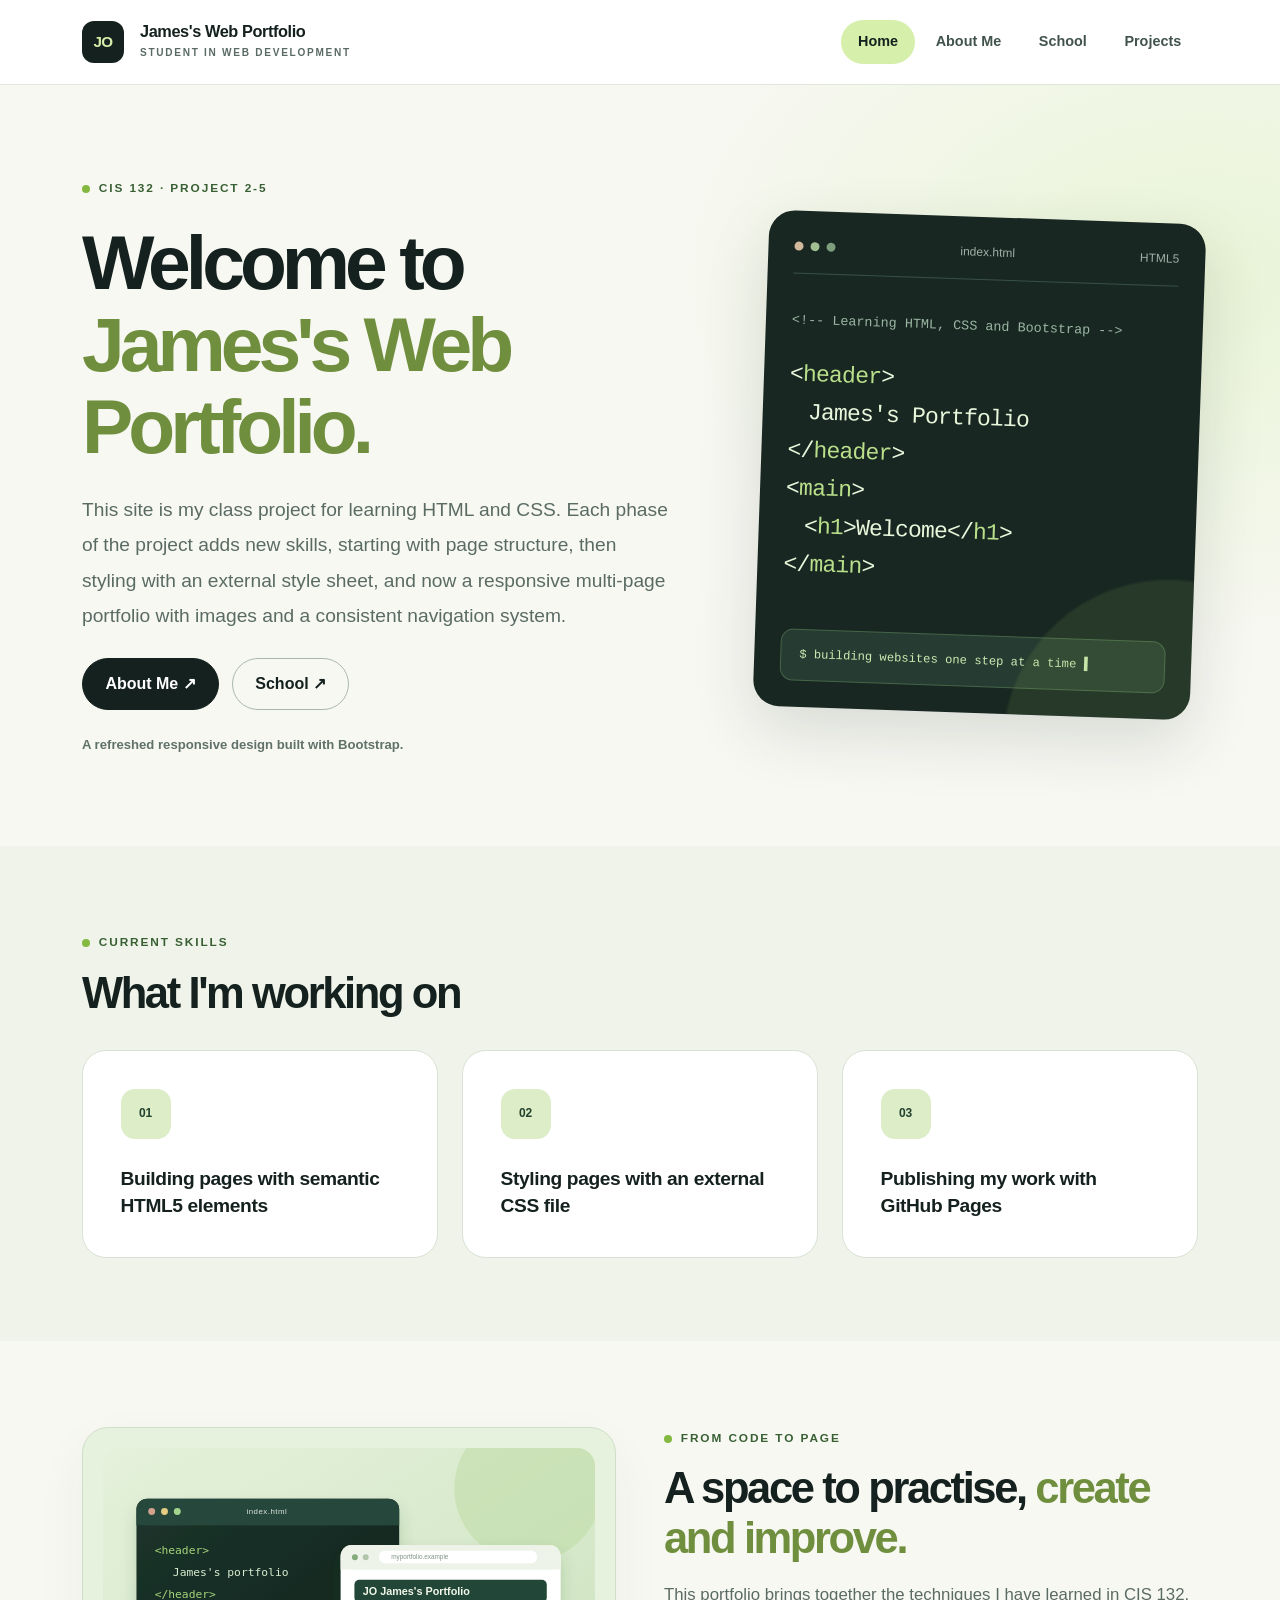
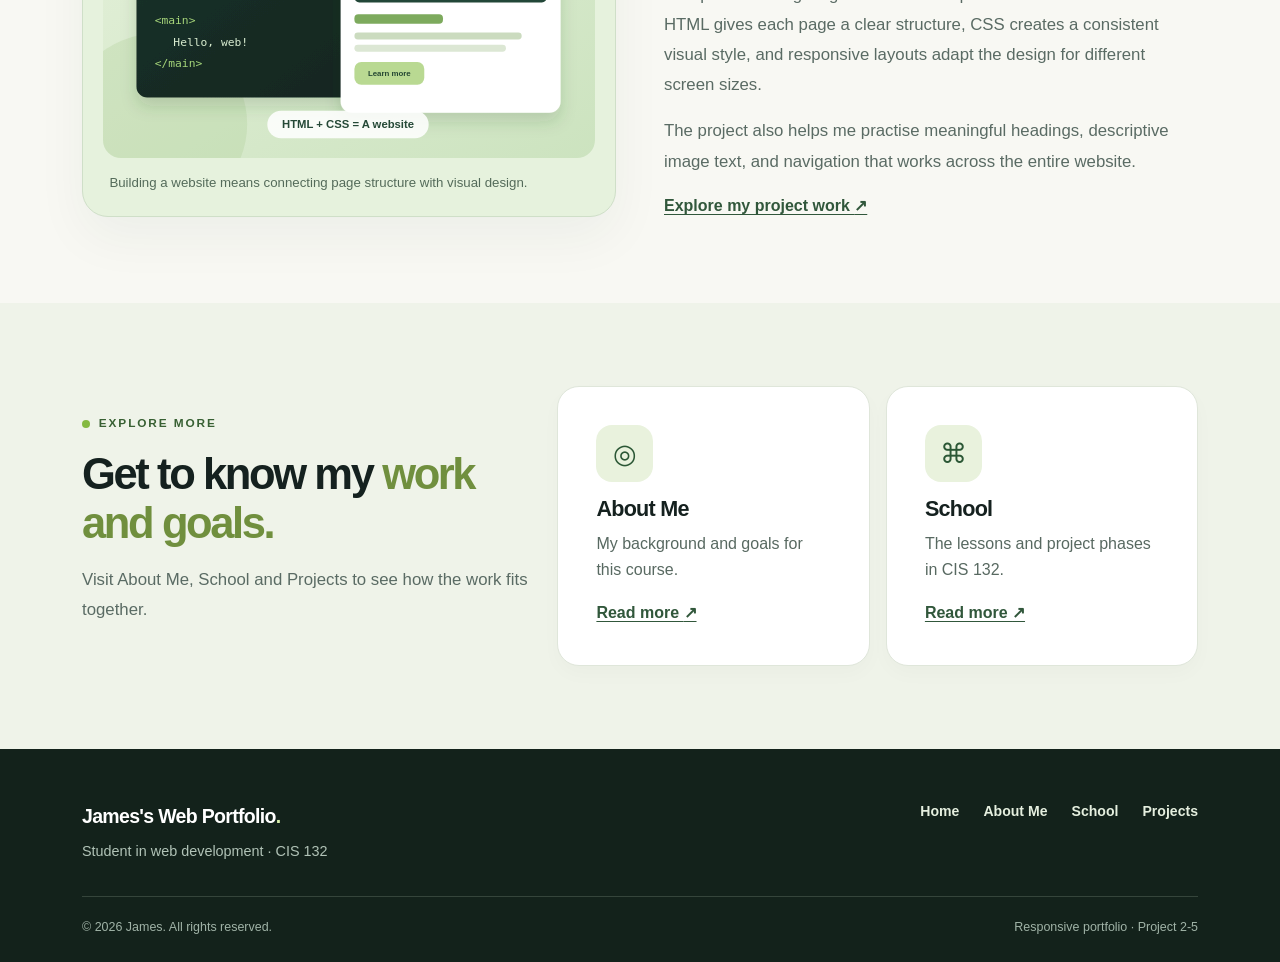
<file: index.html>
<!doctype html>
<html lang="en">
<head>
  <meta charset="utf-8">
  <meta name="viewport" content="width=device-width, initial-scale=1">
  <meta name="description" content="James Ogochukwu portfolio home page — HTML, CSS, and responsive web development.">
  <meta name="author" content="James Ogochukwu">
  <meta name="theme-color" content="#15211f">
  <title>Home | James's Web Portfolio</title>
  <!-- Bootstrap 5.3.8 included locally from the user-provided Bootstrap examples archive. -->
  <!-- CSS fallback: the site still looks correct if this asset is missing on GitHub. -->
  <style id="bootstrap-fallback">@charset "UTF-8";/*!
 * Bootstrap  v5.3.8 (https://getbootstrap.com/)
 * Copyright 2011-2025 The Bootstrap Authors
 * Licensed under MIT (https://github.com/twbs/bootstrap/blob/main/LICENSE)
 */:root,[data-bs-theme=light]{--bs-blue:#0d6efd;--bs-indigo:#6610f2;--bs-purple:#6f42c1;--bs-pink:#d63384;--bs-red:#dc3545;--bs-orange:#fd7e14;--bs-yellow:#ffc107;--bs-green:#198754;--bs-teal:#20c997;--bs-cyan:#0dcaf0;--bs-black:#000;--bs-white:#fff;--bs-gray:#6c757d;--bs-gray-dark:#343a40;--bs-gray-100:#f8f9fa;--bs-gray-200:#e9ecef;--bs-gray-300:#dee2e6;--bs-gray-400:#ced4da;--bs-gray-500:#adb5bd;--bs-gray-600:#6c757d;--bs-gray-700:#495057;--bs-gray-800:#343a40;--bs-gray-900:#212529;--bs-primary:#0d6efd;--bs-secondary:#6c757d;--bs-success:#198754;--bs-info:#0dcaf0;--bs-warning:#ffc107;--bs-danger:#dc3545;--bs-light:#f8f9fa;--bs-dark:#212529;--bs-primary-rgb:13,110,253;--bs-secondary-rgb:108,117,125;--bs-success-rgb:25,135,84;--bs-info-rgb:13,202,240;--bs-warning-rgb:255,193,7;--bs-danger-rgb:220,53,69;--bs-light-rgb:248,249,250;--bs-dark-rgb:33,37,41;--bs-primary-text-emphasis:#052c65;--bs-secondary-text-emphasis:#2b2f32;--bs-success-text-emphasis:#0a3622;--bs-info-text-emphasis:#055160;--bs-warning-text-emphasis:#664d03;--bs-danger-text-emphasis:#58151c;--bs-light-text-emphasis:#495057;--bs-dark-text-emphasis:#495057;--bs-primary-bg-subtle:#cfe2ff;--bs-secondary-bg-subtle:#e2e3e5;--bs-success-bg-subtle:#d1e7dd;--bs-info-bg-subtle:#cff4fc;--bs-warning-bg-subtle:#fff3cd;--bs-danger-bg-subtle:#f8d7da;--bs-light-bg-subtle:#fcfcfd;--bs-dark-bg-subtle:#ced4da;--bs-primary-border-subtle:#9ec5fe;--bs-secondary-border-subtle:#c4c8cb;--bs-success-border-subtle:#a3cfbb;--bs-info-border-subtle:#9eeaf9;--bs-warning-border-subtle:#ffe69c;--bs-danger-border-subtle:#f1aeb5;--bs-light-border-subtle:#e9ecef;--bs-dark-border-subtle:#adb5bd;--bs-white-rgb:255,255,255;--bs-black-rgb:0,0,0;--bs-font-sans-serif:system-ui,-apple-system,"Segoe UI",Roboto,"Helvetica Neue","Noto Sans","Liberation Sans",Arial,sans-serif,"Apple Color Emoji","Segoe UI Emoji","Segoe UI Symbol","Noto Color Emoji";--bs-font-monospace:SFMono-Regular,Menlo,Monaco,Consolas,"Liberation Mono","Courier New",monospace;--bs-gradient:linear-gradient(180deg, rgba(255, 255, 255, 0.15), rgba(255, 255, 255, 0));--bs-body-font-family:var(--bs-font-sans-serif);--bs-body-font-size:1rem;--bs-body-font-weight:400;--bs-body-line-height:1.5;--bs-body-color:#212529;--bs-body-color-rgb:33,37,41;--bs-body-bg:#fff;--bs-body-bg-rgb:255,255,255;--bs-emphasis-color:#000;--bs-emphasis-color-rgb:0,0,0;--bs-secondary-color:rgba(33, 37, 41, 0.75);--bs-secondary-color-rgb:33,37,41;--bs-secondary-bg:#e9ecef;--bs-secondary-bg-rgb:233,236,239;--bs-tertiary-color:rgba(33, 37, 41, 0.5);--bs-tertiary-color-rgb:33,37,41;--bs-tertiary-bg:#f8f9fa;--bs-tertiary-bg-rgb:248,249,250;--bs-heading-color:inherit;--bs-link-color:#0d6efd;--bs-link-color-rgb:13,110,253;--bs-link-decoration:underline;--bs-link-hover-color:#0a58ca;--bs-link-hover-color-rgb:10,88,202;--bs-code-color:#d63384;--bs-highlight-color:#212529;--bs-highlight-bg:#fff3cd;--bs-border-width:1px;--bs-border-style:solid;--bs-border-color:#dee2e6;--bs-border-color-translucent:rgba(0, 0, 0, 0.175);--bs-border-radius:0.375rem;--bs-border-radius-sm:0.25rem;--bs-border-radius-lg:0.5rem;--bs-border-radius-xl:1rem;--bs-border-radius-xxl:2rem;--bs-border-radius-2xl:var(--bs-border-radius-xxl);--bs-border-radius-pill:50rem;--bs-box-shadow:0 0.5rem 1rem rgba(0, 0, 0, 0.15);--bs-box-shadow-sm:0 0.125rem 0.25rem rgba(0, 0, 0, 0.075);--bs-box-shadow-lg:0 1rem 3rem rgba(0, 0, 0, 0.175);--bs-box-shadow-inset:inset 0 1px 2px rgba(0, 0, 0, 0.075);--bs-focus-ring-width:0.25rem;--bs-focus-ring-opacity:0.25;--bs-focus-ring-color:rgba(13, 110, 253, 0.25);--bs-form-valid-color:#198754;--bs-form-valid-border-color:#198754;--bs-form-invalid-color:#dc3545;--bs-form-invalid-border-color:#dc3545}[data-bs-theme=dark]{color-scheme:dark;--bs-body-color:#dee2e6;--bs-body-color-rgb:222,226,230;--bs-body-bg:#212529;--bs-body-bg-rgb:33,37,41;--bs-emphasis-color:#fff;--bs-emphasis-color-rgb:255,255,255;--bs-secondary-color:rgba(222, 226, 230, 0.75);--bs-secondary-color-rgb:222,226,230;--bs-secondary-bg:#343a40;--bs-secondary-bg-rgb:52,58,64;--bs-tertiary-color:rgba(222, 226, 230, 0.5);--bs-tertiary-color-rgb:222,226,230;--bs-tertiary-bg:#2b3035;--bs-tertiary-bg-rgb:43,48,53;--bs-primary-text-emphasis:#6ea8fe;--bs-secondary-text-emphasis:#a7acb1;--bs-success-text-emphasis:#75b798;--bs-info-text-emphasis:#6edff6;--bs-warning-text-emphasis:#ffda6a;--bs-danger-text-emphasis:#ea868f;--bs-light-text-emphasis:#f8f9fa;--bs-dark-text-emphasis:#dee2e6;--bs-primary-bg-subtle:#031633;--bs-secondary-bg-subtle:#161719;--bs-success-bg-subtle:#051b11;--bs-info-bg-subtle:#032830;--bs-warning-bg-subtle:#332701;--bs-danger-bg-subtle:#2c0b0e;--bs-light-bg-subtle:#343a40;--bs-dark-bg-subtle:#1a1d20;--bs-primary-border-subtle:#084298;--bs-secondary-border-subtle:#41464b;--bs-success-border-subtle:#0f5132;--bs-info-border-subtle:#087990;--bs-warning-border-subtle:#997404;--bs-danger-border-subtle:#842029;--bs-light-border-subtle:#495057;--bs-dark-border-subtle:#343a40;--bs-heading-color:inherit;--bs-link-color:#6ea8fe;--bs-link-hover-color:#8bb9fe;--bs-link-color-rgb:110,168,254;--bs-link-hover-color-rgb:139,185,254;--bs-code-color:#e685b5;--bs-highlight-color:#dee2e6;--bs-highlight-bg:#664d03;--bs-border-color:#495057;--bs-border-color-translucent:rgba(255, 255, 255, 0.15);--bs-form-valid-color:#75b798;--bs-form-valid-border-color:#75b798;--bs-form-invalid-color:#ea868f;--bs-form-invalid-border-color:#ea868f}*,::after,::before{box-sizing:border-box}@media (prefers-reduced-motion:no-preference){:root{scroll-behavior:smooth}}body{margin:0;font-family:var(--bs-body-font-family);font-size:var(--bs-body-font-size);font-weight:var(--bs-body-font-weight);line-height:var(--bs-body-line-height);color:var(--bs-body-color);text-align:var(--bs-body-text-align);background-color:var(--bs-body-bg);-webkit-text-size-adjust:100%;-webkit-tap-highlight-color:transparent}hr{margin:1rem 0;color:inherit;border:0;border-top:var(--bs-border-width) solid;opacity:.25}.h1,.h2,.h3,.h4,.h5,.h6,h1,h2,h3,h4,h5,h6{margin-top:0;margin-bottom:.5rem;font-weight:500;line-height:1.2;color:var(--bs-heading-color)}.h1,h1{font-size:calc(1.375rem + 1.5vw)}@media (min-width:1200px){.h1,h1{font-size:2.5rem}}.h2,h2{font-size:calc(1.325rem + .9vw)}@media (min-width:1200px){.h2,h2{font-size:2rem}}.h3,h3{font-size:calc(1.3rem + .6vw)}@media (min-width:1200px){.h3,h3{font-size:1.75rem}}.h4,h4{font-size:calc(1.275rem + .3vw)}@media (min-width:1200px){.h4,h4{font-size:1.5rem}}.h5,h5{font-size:1.25rem}.h6,h6{font-size:1rem}p{margin-top:0;margin-bottom:1rem}abbr[title]{-webkit-text-decoration:underline dotted;text-decoration:underline dotted;cursor:help;-webkit-text-decoration-skip-ink:none;text-decoration-skip-ink:none}address{margin-bottom:1rem;font-style:normal;line-height:inherit}ol,ul{padding-left:2rem}dl,ol,ul{margin-top:0;margin-bottom:1rem}ol ol,ol ul,ul ol,ul ul{margin-bottom:0}dt{font-weight:700}dd{margin-bottom:.5rem;margin-left:0}blockquote{margin:0 0 1rem}b,strong{font-weight:bolder}.small,small{font-size:.875em}.mark,mark{padding:.1875em;color:var(--bs-highlight-color);background-color:var(--bs-highlight-bg)}sub,sup{position:relative;font-size:.75em;line-height:0;vertical-align:baseline}sub{bottom:-.25em}sup{top:-.5em}a{color:rgba(var(--bs-link-color-rgb),var(--bs-link-opacity,1));text-decoration:underline}a:hover{--bs-link-color-rgb:var(--bs-link-hover-color-rgb)}a:not([href]):not([class]),a:not([href]):not([class]):hover{color:inherit;text-decoration:none}code,kbd,pre,samp{font-family:var(--bs-font-monospace);font-size:1em}pre{display:block;margin-top:0;margin-bottom:1rem;overflow:auto;font-size:.875em}pre code{font-size:inherit;color:inherit;word-break:normal}code{font-size:.875em;color:var(--bs-code-color);word-wrap:break-word}a>code{color:inherit}kbd{padding:.1875rem .375rem;font-size:.875em;color:var(--bs-body-bg);background-color:var(--bs-body-color);border-radius:.25rem}kbd kbd{padding:0;font-size:1em}figure{margin:0 0 1rem}img,svg{vertical-align:middle}table{caption-side:bottom;border-collapse:collapse}caption{padding-top:.5rem;padding-bottom:.5rem;color:var(--bs-secondary-color);text-align:left}th{text-align:inherit;text-align:-webkit-match-parent}tbody,td,tfoot,th,thead,tr{border-color:inherit;border-style:solid;border-width:0}label{display:inline-block}button{border-radius:0}button:focus:not(:focus-visible){outline:0}button,input,optgroup,select,textarea{margin:0;font-family:inherit;font-size:inherit;line-height:inherit}button,select{text-transform:none}[role=button]{cursor:pointer}select{word-wrap:normal}select:disabled{opacity:1}[list]:not([type=date]):not([type=datetime-local]):not([type=month]):not([type=week]):not([type=time])::-webkit-calendar-picker-indicator{display:none!important}[type=button],[type=reset],[type=submit],button{-webkit-appearance:button}[type=button]:not(:disabled),[type=reset]:not(:disabled),[type=submit]:not(:disabled),button:not(:disabled){cursor:pointer}::-moz-focus-inner{padding:0;border-style:none}textarea{resize:vertical}fieldset{min-width:0;padding:0;margin:0;border:0}legend{float:left;width:100%;padding:0;margin-bottom:.5rem;line-height:inherit;font-size:calc(1.275rem + .3vw)}@media (min-width:1200px){legend{font-size:1.5rem}}legend+*{clear:left}::-webkit-datetime-edit-day-field,::-webkit-datetime-edit-fields-wrapper,::-webkit-datetime-edit-hour-field,::-webkit-datetime-edit-minute,::-webkit-datetime-edit-month-field,::-webkit-datetime-edit-text,::-webkit-datetime-edit-year-field{padding:0}::-webkit-inner-spin-button{height:auto}[type=search]{-webkit-appearance:textfield;outline-offset:-2px}[type=search]::-webkit-search-cancel-button{cursor:pointer;filter:grayscale(1)}::-webkit-search-decoration{-webkit-appearance:none}::-webkit-color-swatch-wrapper{padding:0}::-webkit-file-upload-button{font:inherit;-webkit-appearance:button}::file-selector-button{font:inherit;-webkit-appearance:button}output{display:inline-block}iframe{border:0}summary{display:list-item;cursor:pointer}progress{vertical-align:baseline}[hidden]{display:none!important}.lead{font-size:1.25rem;font-weight:300}.display-1{font-weight:300;line-height:1.2;font-size:calc(1.625rem + 4.5vw)}@media (min-width:1200px){.display-1{font-size:5rem}}.display-2{font-weight:300;line-height:1.2;font-size:calc(1.575rem + 3.9vw)}@media (min-width:1200px){.display-2{font-size:4.5rem}}.display-3{font-weight:300;line-height:1.2;font-size:calc(1.525rem + 3.3vw)}@media (min-width:1200px){.display-3{font-size:4rem}}.display-4{font-weight:300;line-height:1.2;font-size:calc(1.475rem + 2.7vw)}@media (min-width:1200px){.display-4{font-size:3.5rem}}.display-5{font-weight:300;line-height:1.2;font-size:calc(1.425rem + 2.1vw)}@media (min-width:1200px){.display-5{font-size:3rem}}.display-6{font-weight:300;line-height:1.2;font-size:calc(1.375rem + 1.5vw)}@media (min-width:1200px){.display-6{font-size:2.5rem}}.list-unstyled{padding-left:0;list-style:none}.list-inline{padding-left:0;list-style:none}.list-inline-item{display:inline-block}.list-inline-item:not(:last-child){margin-right:.5rem}.initialism{font-size:.875em;text-transform:uppercase}.blockquote{margin-bottom:1rem;font-size:1.25rem}.blockquote>:last-child{margin-bottom:0}.blockquote-footer{margin-top:-1rem;margin-bottom:1rem;font-size:.875em;color:#6c757d}.blockquote-footer::before{content:"— "}.img-fluid{max-width:100%;height:auto}.img-thumbnail{padding:.25rem;background-color:var(--bs-body-bg);border:var(--bs-border-width) solid var(--bs-border-color);border-radius:var(--bs-border-radius);max-width:100%;height:auto}.figure{display:inline-block}.figure-img{margin-bottom:.5rem;line-height:1}.figure-caption{font-size:.875em;color:var(--bs-secondary-color)}.container,.container-fluid,.container-lg,.container-md,.container-sm,.container-xl,.container-xxl{--bs-gutter-x:1.5rem;--bs-gutter-y:0;width:100%;padding-right:calc(var(--bs-gutter-x) * .5);padding-left:calc(var(--bs-gutter-x) * .5);margin-right:auto;margin-left:auto}@media (min-width:576px){.container,.container-sm{max-width:540px}}@media (min-width:768px){.container,.container-md,.container-sm{max-width:720px}}@media (min-width:992px){.container,.container-lg,.container-md,.container-sm{max-width:960px}}@media (min-width:1200px){.container,.container-lg,.container-md,.container-sm,.container-xl{max-width:1140px}}@media (min-width:1400px){.container,.container-lg,.container-md,.container-sm,.container-xl,.container-xxl{max-width:1320px}}:root{--bs-breakpoint-xs:0;--bs-breakpoint-sm:576px;--bs-breakpoint-md:768px;--bs-breakpoint-lg:992px;--bs-breakpoint-xl:1200px;--bs-breakpoint-xxl:1400px}.row{--bs-gutter-x:1.5rem;--bs-gutter-y:0;display:flex;flex-wrap:wrap;margin-top:calc(-1 * var(--bs-gutter-y));margin-right:calc(-.5 * var(--bs-gutter-x));margin-left:calc(-.5 * var(--bs-gutter-x))}.row>*{flex-shrink:0;width:100%;max-width:100%;padding-right:calc(var(--bs-gutter-x) * .5);padding-left:calc(var(--bs-gutter-x) * .5);margin-top:var(--bs-gutter-y)}.col{flex:1 0 0}.row-cols-auto>*{flex:0 0 auto;width:auto}.row-cols-1>*{flex:0 0 auto;width:100%}.row-cols-2>*{flex:0 0 auto;width:50%}.row-cols-3>*{flex:0 0 auto;width:33.33333333%}.row-cols-4>*{flex:0 0 auto;width:25%}.row-cols-5>*{flex:0 0 auto;width:20%}.row-cols-6>*{flex:0 0 auto;width:16.66666667%}.col-auto{flex:0 0 auto;width:auto}.col-1{flex:0 0 auto;width:8.33333333%}.col-2{flex:0 0 auto;width:16.66666667%}.col-3{flex:0 0 auto;width:25%}.col-4{flex:0 0 auto;width:33.33333333%}.col-5{flex:0 0 auto;width:41.66666667%}.col-6{flex:0 0 auto;width:50%}.col-7{flex:0 0 auto;width:58.33333333%}.col-8{flex:0 0 auto;width:66.66666667%}.col-9{flex:0 0 auto;width:75%}.col-10{flex:0 0 auto;width:83.33333333%}.col-11{flex:0 0 auto;width:91.66666667%}.col-12{flex:0 0 auto;width:100%}.offset-1{margin-left:8.33333333%}.offset-2{margin-left:16.66666667%}.offset-3{margin-left:25%}.offset-4{margin-left:33.33333333%}.offset-5{margin-left:41.66666667%}.offset-6{margin-left:50%}.offset-7{margin-left:58.33333333%}.offset-8{margin-left:66.66666667%}.offset-9{margin-left:75%}.offset-10{margin-left:83.33333333%}.offset-11{margin-left:91.66666667%}.g-0,.gx-0{--bs-gutter-x:0}.g-0,.gy-0{--bs-gutter-y:0}.g-1,.gx-1{--bs-gutter-x:0.25rem}.g-1,.gy-1{--bs-gutter-y:0.25rem}.g-2,.gx-2{--bs-gutter-x:0.5rem}.g-2,.gy-2{--bs-gutter-y:0.5rem}.g-3,.gx-3{--bs-gutter-x:1rem}.g-3,.gy-3{--bs-gutter-y:1rem}.g-4,.gx-4{--bs-gutter-x:1.5rem}.g-4,.gy-4{--bs-gutter-y:1.5rem}.g-5,.gx-5{--bs-gutter-x:3rem}.g-5,.gy-5{--bs-gutter-y:3rem}@media (min-width:576px){.col-sm{flex:1 0 0}.row-cols-sm-auto>*{flex:0 0 auto;width:auto}.row-cols-sm-1>*{flex:0 0 auto;width:100%}.row-cols-sm-2>*{flex:0 0 auto;width:50%}.row-cols-sm-3>*{flex:0 0 auto;width:33.33333333%}.row-cols-sm-4>*{flex:0 0 auto;width:25%}.row-cols-sm-5>*{flex:0 0 auto;width:20%}.row-cols-sm-6>*{flex:0 0 auto;width:16.66666667%}.col-sm-auto{flex:0 0 auto;width:auto}.col-sm-1{flex:0 0 auto;width:8.33333333%}.col-sm-2{flex:0 0 auto;width:16.66666667%}.col-sm-3{flex:0 0 auto;width:25%}.col-sm-4{flex:0 0 auto;width:33.33333333%}.col-sm-5{flex:0 0 auto;width:41.66666667%}.col-sm-6{flex:0 0 auto;width:50%}.col-sm-7{flex:0 0 auto;width:58.33333333%}.col-sm-8{flex:0 0 auto;width:66.66666667%}.col-sm-9{flex:0 0 auto;width:75%}.col-sm-10{flex:0 0 auto;width:83.33333333%}.col-sm-11{flex:0 0 auto;width:91.66666667%}.col-sm-12{flex:0 0 auto;width:100%}.offset-sm-0{margin-left:0}.offset-sm-1{margin-left:8.33333333%}.offset-sm-2{margin-left:16.66666667%}.offset-sm-3{margin-left:25%}.offset-sm-4{margin-left:33.33333333%}.offset-sm-5{margin-left:41.66666667%}.offset-sm-6{margin-left:50%}.offset-sm-7{margin-left:58.33333333%}.offset-sm-8{margin-left:66.66666667%}.offset-sm-9{margin-left:75%}.offset-sm-10{margin-left:83.33333333%}.offset-sm-11{margin-left:91.66666667%}.g-sm-0,.gx-sm-0{--bs-gutter-x:0}.g-sm-0,.gy-sm-0{--bs-gutter-y:0}.g-sm-1,.gx-sm-1{--bs-gutter-x:0.25rem}.g-sm-1,.gy-sm-1{--bs-gutter-y:0.25rem}.g-sm-2,.gx-sm-2{--bs-gutter-x:0.5rem}.g-sm-2,.gy-sm-2{--bs-gutter-y:0.5rem}.g-sm-3,.gx-sm-3{--bs-gutter-x:1rem}.g-sm-3,.gy-sm-3{--bs-gutter-y:1rem}.g-sm-4,.gx-sm-4{--bs-gutter-x:1.5rem}.g-sm-4,.gy-sm-4{--bs-gutter-y:1.5rem}.g-sm-5,.gx-sm-5{--bs-gutter-x:3rem}.g-sm-5,.gy-sm-5{--bs-gutter-y:3rem}}@media (min-width:768px){.col-md{flex:1 0 0}.row-cols-md-auto>*{flex:0 0 auto;width:auto}.row-cols-md-1>*{flex:0 0 auto;width:100%}.row-cols-md-2>*{flex:0 0 auto;width:50%}.row-cols-md-3>*{flex:0 0 auto;width:33.33333333%}.row-cols-md-4>*{flex:0 0 auto;width:25%}.row-cols-md-5>*{flex:0 0 auto;width:20%}.row-cols-md-6>*{flex:0 0 auto;width:16.66666667%}.col-md-auto{flex:0 0 auto;width:auto}.col-md-1{flex:0 0 auto;width:8.33333333%}.col-md-2{flex:0 0 auto;width:16.66666667%}.col-md-3{flex:0 0 auto;width:25%}.col-md-4{flex:0 0 auto;width:33.33333333%}.col-md-5{flex:0 0 auto;width:41.66666667%}.col-md-6{flex:0 0 auto;width:50%}.col-md-7{flex:0 0 auto;width:58.33333333%}.col-md-8{flex:0 0 auto;width:66.66666667%}.col-md-9{flex:0 0 auto;width:75%}.col-md-10{flex:0 0 auto;width:83.33333333%}.col-md-11{flex:0 0 auto;width:91.66666667%}.col-md-12{flex:0 0 auto;width:100%}.offset-md-0{margin-left:0}.offset-md-1{margin-left:8.33333333%}.offset-md-2{margin-left:16.66666667%}.offset-md-3{margin-left:25%}.offset-md-4{margin-left:33.33333333%}.offset-md-5{margin-left:41.66666667%}.offset-md-6{margin-left:50%}.offset-md-7{margin-left:58.33333333%}.offset-md-8{margin-left:66.66666667%}.offset-md-9{margin-left:75%}.offset-md-10{margin-left:83.33333333%}.offset-md-11{margin-left:91.66666667%}.g-md-0,.gx-md-0{--bs-gutter-x:0}.g-md-0,.gy-md-0{--bs-gutter-y:0}.g-md-1,.gx-md-1{--bs-gutter-x:0.25rem}.g-md-1,.gy-md-1{--bs-gutter-y:0.25rem}.g-md-2,.gx-md-2{--bs-gutter-x:0.5rem}.g-md-2,.gy-md-2{--bs-gutter-y:0.5rem}.g-md-3,.gx-md-3{--bs-gutter-x:1rem}.g-md-3,.gy-md-3{--bs-gutter-y:1rem}.g-md-4,.gx-md-4{--bs-gutter-x:1.5rem}.g-md-4,.gy-md-4{--bs-gutter-y:1.5rem}.g-md-5,.gx-md-5{--bs-gutter-x:3rem}.g-md-5,.gy-md-5{--bs-gutter-y:3rem}}@media (min-width:992px){.col-lg{flex:1 0 0}.row-cols-lg-auto>*{flex:0 0 auto;width:auto}.row-cols-lg-1>*{flex:0 0 auto;width:100%}.row-cols-lg-2>*{flex:0 0 auto;width:50%}.row-cols-lg-3>*{flex:0 0 auto;width:33.33333333%}.row-cols-lg-4>*{flex:0 0 auto;width:25%}.row-cols-lg-5>*{flex:0 0 auto;width:20%}.row-cols-lg-6>*{flex:0 0 auto;width:16.66666667%}.col-lg-auto{flex:0 0 auto;width:auto}.col-lg-1{flex:0 0 auto;width:8.33333333%}.col-lg-2{flex:0 0 auto;width:16.66666667%}.col-lg-3{flex:0 0 auto;width:25%}.col-lg-4{flex:0 0 auto;width:33.33333333%}.col-lg-5{flex:0 0 auto;width:41.66666667%}.col-lg-6{flex:0 0 auto;width:50%}.col-lg-7{flex:0 0 auto;width:58.33333333%}.col-lg-8{flex:0 0 auto;width:66.66666667%}.col-lg-9{flex:0 0 auto;width:75%}.col-lg-10{flex:0 0 auto;width:83.33333333%}.col-lg-11{flex:0 0 auto;width:91.66666667%}.col-lg-12{flex:0 0 auto;width:100%}.offset-lg-0{margin-left:0}.offset-lg-1{margin-left:8.33333333%}.offset-lg-2{margin-left:16.66666667%}.offset-lg-3{margin-left:25%}.offset-lg-4{margin-left:33.33333333%}.offset-lg-5{margin-left:41.66666667%}.offset-lg-6{margin-left:50%}.offset-lg-7{margin-left:58.33333333%}.offset-lg-8{margin-left:66.66666667%}.offset-lg-9{margin-left:75%}.offset-lg-10{margin-left:83.33333333%}.offset-lg-11{margin-left:91.66666667%}.g-lg-0,.gx-lg-0{--bs-gutter-x:0}.g-lg-0,.gy-lg-0{--bs-gutter-y:0}.g-lg-1,.gx-lg-1{--bs-gutter-x:0.25rem}.g-lg-1,.gy-lg-1{--bs-gutter-y:0.25rem}.g-lg-2,.gx-lg-2{--bs-gutter-x:0.5rem}.g-lg-2,.gy-lg-2{--bs-gutter-y:0.5rem}.g-lg-3,.gx-lg-3{--bs-gutter-x:1rem}.g-lg-3,.gy-lg-3{--bs-gutter-y:1rem}.g-lg-4,.gx-lg-4{--bs-gutter-x:1.5rem}.g-lg-4,.gy-lg-4{--bs-gutter-y:1.5rem}.g-lg-5,.gx-lg-5{--bs-gutter-x:3rem}.g-lg-5,.gy-lg-5{--bs-gutter-y:3rem}}@media (min-width:1200px){.col-xl{flex:1 0 0}.row-cols-xl-auto>*{flex:0 0 auto;width:auto}.row-cols-xl-1>*{flex:0 0 auto;width:100%}.row-cols-xl-2>*{flex:0 0 auto;width:50%}.row-cols-xl-3>*{flex:0 0 auto;width:33.33333333%}.row-cols-xl-4>*{flex:0 0 auto;width:25%}.row-cols-xl-5>*{flex:0 0 auto;width:20%}.row-cols-xl-6>*{flex:0 0 auto;width:16.66666667%}.col-xl-auto{flex:0 0 auto;width:auto}.col-xl-1{flex:0 0 auto;width:8.33333333%}.col-xl-2{flex:0 0 auto;width:16.66666667%}.col-xl-3{flex:0 0 auto;width:25%}.col-xl-4{flex:0 0 auto;width:33.33333333%}.col-xl-5{flex:0 0 auto;width:41.66666667%}.col-xl-6{flex:0 0 auto;width:50%}.col-xl-7{flex:0 0 auto;width:58.33333333%}.col-xl-8{flex:0 0 auto;width:66.66666667%}.col-xl-9{flex:0 0 auto;width:75%}.col-xl-10{flex:0 0 auto;width:83.33333333%}.col-xl-11{flex:0 0 auto;width:91.66666667%}.col-xl-12{flex:0 0 auto;width:100%}.offset-xl-0{margin-left:0}.offset-xl-1{margin-left:8.33333333%}.offset-xl-2{margin-left:16.66666667%}.offset-xl-3{margin-left:25%}.offset-xl-4{margin-left:33.33333333%}.offset-xl-5{margin-left:41.66666667%}.offset-xl-6{margin-left:50%}.offset-xl-7{margin-left:58.33333333%}.offset-xl-8{margin-left:66.66666667%}.offset-xl-9{margin-left:75%}.offset-xl-10{margin-left:83.33333333%}.offset-xl-11{margin-left:91.66666667%}.g-xl-0,.gx-xl-0{--bs-gutter-x:0}.g-xl-0,.gy-xl-0{--bs-gutter-y:0}.g-xl-1,.gx-xl-1{--bs-gutter-x:0.25rem}.g-xl-1,.gy-xl-1{--bs-gutter-y:0.25rem}.g-xl-2,.gx-xl-2{--bs-gutter-x:0.5rem}.g-xl-2,.gy-xl-2{--bs-gutter-y:0.5rem}.g-xl-3,.gx-xl-3{--bs-gutter-x:1rem}.g-xl-3,.gy-xl-3{--bs-gutter-y:1rem}.g-xl-4,.gx-xl-4{--bs-gutter-x:1.5rem}.g-xl-4,.gy-xl-4{--bs-gutter-y:1.5rem}.g-xl-5,.gx-xl-5{--bs-gutter-x:3rem}.g-xl-5,.gy-xl-5{--bs-gutter-y:3rem}}@media (min-width:1400px){.col-xxl{flex:1 0 0}.row-cols-xxl-auto>*{flex:0 0 auto;width:auto}.row-cols-xxl-1>*{flex:0 0 auto;width:100%}.row-cols-xxl-2>*{flex:0 0 auto;width:50%}.row-cols-xxl-3>*{flex:0 0 auto;width:33.33333333%}.row-cols-xxl-4>*{flex:0 0 auto;width:25%}.row-cols-xxl-5>*{flex:0 0 auto;width:20%}.row-cols-xxl-6>*{flex:0 0 auto;width:16.66666667%}.col-xxl-auto{flex:0 0 auto;width:auto}.col-xxl-1{flex:0 0 auto;width:8.33333333%}.col-xxl-2{flex:0 0 auto;width:16.66666667%}.col-xxl-3{flex:0 0 auto;width:25%}.col-xxl-4{flex:0 0 auto;width:33.33333333%}.col-xxl-5{flex:0 0 auto;width:41.66666667%}.col-xxl-6{flex:0 0 auto;width:50%}.col-xxl-7{flex:0 0 auto;width:58.33333333%}.col-xxl-8{flex:0 0 auto;width:66.66666667%}.col-xxl-9{flex:0 0 auto;width:75%}.col-xxl-10{flex:0 0 auto;width:83.33333333%}.col-xxl-11{flex:0 0 auto;width:91.66666667%}.col-xxl-12{flex:0 0 auto;width:100%}.offset-xxl-0{margin-left:0}.offset-xxl-1{margin-left:8.33333333%}.offset-xxl-2{margin-left:16.66666667%}.offset-xxl-3{margin-left:25%}.offset-xxl-4{margin-left:33.33333333%}.offset-xxl-5{margin-left:41.66666667%}.offset-xxl-6{margin-left:50%}.offset-xxl-7{margin-left:58.33333333%}.offset-xxl-8{margin-left:66.66666667%}.offset-xxl-9{margin-left:75%}.offset-xxl-10{margin-left:83.33333333%}.offset-xxl-11{margin-left:91.66666667%}.g-xxl-0,.gx-xxl-0{--bs-gutter-x:0}.g-xxl-0,.gy-xxl-0{--bs-gutter-y:0}.g-xxl-1,.gx-xxl-1{--bs-gutter-x:0.25rem}.g-xxl-1,.gy-xxl-1{--bs-gutter-y:0.25rem}.g-xxl-2,.gx-xxl-2{--bs-gutter-x:0.5rem}.g-xxl-2,.gy-xxl-2{--bs-gutter-y:0.5rem}.g-xxl-3,.gx-xxl-3{--bs-gutter-x:1rem}.g-xxl-3,.gy-xxl-3{--bs-gutter-y:1rem}.g-xxl-4,.gx-xxl-4{--bs-gutter-x:1.5rem}.g-xxl-4,.gy-xxl-4{--bs-gutter-y:1.5rem}.g-xxl-5,.gx-xxl-5{--bs-gutter-x:3rem}.g-xxl-5,.gy-xxl-5{--bs-gutter-y:3rem}}.table{--bs-table-color-type:initial;--bs-table-bg-type:initial;--bs-table-color-state:initial;--bs-table-bg-state:initial;--bs-table-color:var(--bs-emphasis-color);--bs-table-bg:var(--bs-body-bg);--bs-table-border-color:var(--bs-border-color);--bs-table-accent-bg:transparent;--bs-table-striped-color:var(--bs-emphasis-color);--bs-table-striped-bg:rgba(var(--bs-emphasis-color-rgb), 0.05);--bs-table-active-color:var(--bs-emphasis-color);--bs-table-active-bg:rgba(var(--bs-emphasis-color-rgb), 0.1);--bs-table-hover-color:var(--bs-emphasis-color);--bs-table-hover-bg:rgba(var(--bs-emphasis-color-rgb), 0.075);width:100%;margin-bottom:1rem;vertical-align:top;border-color:var(--bs-table-border-color)}.table>:not(caption)>*>*{padding:.5rem .5rem;color:var(--bs-table-color-state,var(--bs-table-color-type,var(--bs-table-color)));background-color:var(--bs-table-bg);border-bottom-width:var(--bs-border-width);box-shadow:inset 0 0 0 9999px var(--bs-table-bg-state,var(--bs-table-bg-type,var(--bs-table-accent-bg)))}.table>tbody{vertical-align:inherit}.table>thead{vertical-align:bottom}.table-group-divider{border-top:calc(var(--bs-border-width) * 2) solid currentcolor}.caption-top{caption-side:top}.table-sm>:not(caption)>*>*{padding:.25rem .25rem}.table-bordered>:not(caption)>*{border-width:var(--bs-border-width) 0}.table-bordered>:not(caption)>*>*{border-width:0 var(--bs-border-width)}.table-borderless>:not(caption)>*>*{border-bottom-width:0}.table-borderless>:not(:first-child){border-top-width:0}.table-striped>tbody>tr:nth-of-type(odd)>*{--bs-table-color-type:var(--bs-table-striped-color);--bs-table-bg-type:var(--bs-table-striped-bg)}.table-striped-columns>:not(caption)>tr>:nth-child(2n){--bs-table-color-type:var(--bs-table-striped-color);--bs-table-bg-type:var(--bs-table-striped-bg)}.table-active{--bs-table-color-state:var(--bs-table-active-color);--bs-table-bg-state:var(--bs-table-active-bg)}.table-hover>tbody>tr:hover>*{--bs-table-color-state:var(--bs-table-hover-color);--bs-table-bg-state:var(--bs-table-hover-bg)}.table-primary{--bs-table-color:#000;--bs-table-bg:#cfe2ff;--bs-table-border-color:#a6b5cc;--bs-table-striped-bg:#c5d7f2;--bs-table-striped-color:#000;--bs-table-active-bg:#bacbe6;--bs-table-active-color:#000;--bs-table-hover-bg:#bfd1ec;--bs-table-hover-color:#000;color:var(--bs-table-color);border-color:var(--bs-table-border-color)}.table-secondary{--bs-table-color:#000;--bs-table-bg:#e2e3e5;--bs-table-border-color:#b5b6b7;--bs-table-striped-bg:#d7d8da;--bs-table-striped-color:#000;--bs-table-active-bg:#cbccce;--bs-table-active-color:#000;--bs-table-hover-bg:#d1d2d4;--bs-table-hover-color:#000;color:var(--bs-table-color);border-color:var(--bs-table-border-color)}.table-success{--bs-table-color:#000;--bs-table-bg:#d1e7dd;--bs-table-border-color:#a7b9b1;--bs-table-striped-bg:#c7dbd2;--bs-table-striped-color:#000;--bs-table-active-bg:#bcd0c7;--bs-table-active-color:#000;--bs-table-hover-bg:#c1d6cc;--bs-table-hover-color:#000;color:var(--bs-table-color);border-color:var(--bs-table-border-color)}.table-info{--bs-table-color:#000;--bs-table-bg:#cff4fc;--bs-table-border-color:#a6c3ca;--bs-table-striped-bg:#c5e8ef;--bs-table-striped-color:#000;--bs-table-active-bg:#badce3;--bs-table-active-color:#000;--bs-table-hover-bg:#bfe2e9;--bs-table-hover-color:#000;color:var(--bs-table-color);border-color:var(--bs-table-border-color)}.table-warning{--bs-table-color:#000;--bs-table-bg:#fff3cd;--bs-table-border-color:#ccc2a4;--bs-table-striped-bg:#f2e7c3;--bs-table-striped-color:#000;--bs-table-active-bg:#e6dbb9;--bs-table-active-color:#000;--bs-table-hover-bg:#ece1be;--bs-table-hover-color:#000;color:var(--bs-table-color);border-color:var(--bs-table-border-color)}.table-danger{--bs-table-color:#000;--bs-table-bg:#f8d7da;--bs-table-border-color:#c6acae;--bs-table-striped-bg:#eccccf;--bs-table-striped-color:#000;--bs-table-active-bg:#dfc2c4;--bs-table-active-color:#000;--bs-table-hover-bg:#e5c7ca;--bs-table-hover-color:#000;color:var(--bs-table-color);border-color:var(--bs-table-border-color)}.table-light{--bs-table-color:#000;--bs-table-bg:#f8f9fa;--bs-table-border-color:#c6c7c8;--bs-table-striped-bg:#ecedee;--bs-table-striped-color:#000;--bs-table-active-bg:#dfe0e1;--bs-table-active-color:#000;--bs-table-hover-bg:#e5e6e7;--bs-table-hover-color:#000;color:var(--bs-table-color);border-color:var(--bs-table-border-color)}.table-dark{--bs-table-color:#fff;--bs-table-bg:#212529;--bs-table-border-color:#4d5154;--bs-table-striped-bg:#2c3034;--bs-table-striped-color:#fff;--bs-table-active-bg:#373b3e;--bs-table-active-color:#fff;--bs-table-hover-bg:#323539;--bs-table-hover-color:#fff;color:var(--bs-table-color);border-color:var(--bs-table-border-color)}.table-responsive{overflow-x:auto;-webkit-overflow-scrolling:touch}@media (max-width:575.98px){.table-responsive-sm{overflow-x:auto;-webkit-overflow-scrolling:touch}}@media (max-width:767.98px){.table-responsive-md{overflow-x:auto;-webkit-overflow-scrolling:touch}}@media (max-width:991.98px){.table-responsive-lg{overflow-x:auto;-webkit-overflow-scrolling:touch}}@media (max-width:1199.98px){.table-responsive-xl{overflow-x:auto;-webkit-overflow-scrolling:touch}}@media (max-width:1399.98px){.table-responsive-xxl{overflow-x:auto;-webkit-overflow-scrolling:touch}}.form-label{margin-bottom:.5rem}.col-form-label{padding-top:calc(.375rem + var(--bs-border-width));padding-bottom:calc(.375rem + var(--bs-border-width));margin-bottom:0;font-size:inherit;line-height:1.5}.col-form-label-lg{padding-top:calc(.5rem + var(--bs-border-width));padding-bottom:calc(.5rem + var(--bs-border-width));font-size:1.25rem}.col-form-label-sm{padding-top:calc(.25rem + var(--bs-border-width));padding-bottom:calc(.25rem + var(--bs-border-width));font-size:.875rem}.form-text{margin-top:.25rem;font-size:.875em;color:var(--bs-secondary-color)}.form-control{display:block;width:100%;padding:.375rem .75rem;font-size:1rem;font-weight:400;line-height:1.5;color:var(--bs-body-color);-webkit-appearance:none;-moz-appearance:none;appearance:none;background-color:var(--bs-body-bg);background-clip:padding-box;border:var(--bs-border-width) solid var(--bs-border-color);border-radius:var(--bs-border-radius);transition:border-color .15s ease-in-out,box-shadow .15s ease-in-out}@media (prefers-reduced-motion:reduce){.form-control{transition:none}}.form-control[type=file]{overflow:hidden}.form-control[type=file]:not(:disabled):not([readonly]){cursor:pointer}.form-control:focus{color:var(--bs-body-color);background-color:var(--bs-body-bg);border-color:#86b7fe;outline:0;box-shadow:0 0 0 .25rem rgba(13,110,253,.25)}.form-control::-webkit-date-and-time-value{min-width:85px;height:1.5em;margin:0}.form-control::-webkit-datetime-edit{display:block;padding:0}.form-control::placeholder{color:var(--bs-secondary-color);opacity:1}.form-control:disabled{background-color:var(--bs-secondary-bg);opacity:1}.form-control::-webkit-file-upload-button{padding:.375rem .75rem;margin:-.375rem -.75rem;-webkit-margin-end:.75rem;margin-inline-end:.75rem;color:var(--bs-body-color);background-color:var(--bs-tertiary-bg);pointer-events:none;border-color:inherit;border-style:solid;border-width:0;border-inline-end-width:var(--bs-border-width);border-radius:0;-webkit-transition:color .15s ease-in-out,background-color .15s ease-in-out,border-color .15s ease-in-out,box-shadow .15s ease-in-out;transition:color .15s ease-in-out,background-color .15s ease-in-out,border-color .15s ease-in-out,box-shadow .15s ease-in-out}.form-control::file-selector-button{padding:.375rem .75rem;margin:-.375rem -.75rem;-webkit-margin-end:.75rem;margin-inline-end:.75rem;color:var(--bs-body-color);background-color:var(--bs-tertiary-bg);pointer-events:none;border-color:inherit;border-style:solid;border-width:0;border-inline-end-width:var(--bs-border-width);border-radius:0;transition:color .15s ease-in-out,background-color .15s ease-in-out,border-color .15s ease-in-out,box-shadow .15s ease-in-out}@media (prefers-reduced-motion:reduce){.form-control::-webkit-file-upload-button{-webkit-transition:none;transition:none}.form-control::file-selector-button{transition:none}}.form-control:hover:not(:disabled):not([readonly])::-webkit-file-upload-button{background-color:var(--bs-secondary-bg)}.form-control:hover:not(:disabled):not([readonly])::file-selector-button{background-color:var(--bs-secondary-bg)}.form-control-plaintext{display:block;width:100%;padding:.375rem 0;margin-bottom:0;line-height:1.5;color:var(--bs-body-color);background-color:transparent;border:solid transparent;border-width:var(--bs-border-width) 0}.form-control-plaintext:focus{outline:0}.form-control-plaintext.form-control-lg,.form-control-plaintext.form-control-sm{padding-right:0;padding-left:0}.form-control-sm{min-height:calc(1.5em + .5rem + calc(var(--bs-border-width) * 2));padding:.25rem .5rem;font-size:.875rem;border-radius:var(--bs-border-radius-sm)}.form-control-sm::-webkit-file-upload-button{padding:.25rem .5rem;margin:-.25rem -.5rem;-webkit-margin-end:.5rem;margin-inline-end:.5rem}.form-control-sm::file-selector-button{padding:.25rem .5rem;margin:-.25rem -.5rem;-webkit-margin-end:.5rem;margin-inline-end:.5rem}.form-control-lg{min-height:calc(1.5em + 1rem + calc(var(--bs-border-width) * 2));padding:.5rem 1rem;font-size:1.25rem;border-radius:var(--bs-border-radius-lg)}.form-control-lg::-webkit-file-upload-button{padding:.5rem 1rem;margin:-.5rem -1rem;-webkit-margin-end:1rem;margin-inline-end:1rem}.form-control-lg::file-selector-button{padding:.5rem 1rem;margin:-.5rem -1rem;-webkit-margin-end:1rem;margin-inline-end:1rem}textarea.form-control{min-height:calc(1.5em + .75rem + calc(var(--bs-border-width) * 2))}textarea.form-control-sm{min-height:calc(1.5em + .5rem + calc(var(--bs-border-width) * 2))}textarea.form-control-lg{min-height:calc(1.5em + 1rem + calc(var(--bs-border-width) * 2))}.form-control-color{width:3rem;height:calc(1.5em + .75rem + calc(var(--bs-border-width) * 2));padding:.375rem}.form-control-color:not(:disabled):not([readonly]){cursor:pointer}.form-control-color::-moz-color-swatch{border:0!important;border-radius:var(--bs-border-radius)}.form-control-color::-webkit-color-swatch{border:0!important;border-radius:var(--bs-border-radius)}.form-control-color.form-control-sm{height:calc(1.5em + .5rem + calc(var(--bs-border-width) * 2))}.form-control-color.form-control-lg{height:calc(1.5em + 1rem + calc(var(--bs-border-width) * 2))}.form-select{--bs-form-select-bg-img:url("data:image/svg+xml,%3csvg xmlns='http://www.w3.org/2000/svg' viewBox='0 0 16 16'%3e%3cpath fill='none' stroke='%23343a40' stroke-linecap='round' stroke-linejoin='round' stroke-width='2' d='m2 5 6 6 6-6'/%3e%3c/svg%3e");display:block;width:100%;padding:.375rem 2.25rem .375rem .75rem;font-size:1rem;font-weight:400;line-height:1.5;color:var(--bs-body-color);-webkit-appearance:none;-moz-appearance:none;appearance:none;background-color:var(--bs-body-bg);background-image:var(--bs-form-select-bg-img),var(--bs-form-select-bg-icon,none);background-repeat:no-repeat;background-position:right .75rem center;background-size:16px 12px;border:var(--bs-border-width) solid var(--bs-border-color);border-radius:var(--bs-border-radius);transition:border-color .15s ease-in-out,box-shadow .15s ease-in-out}@media (prefers-reduced-motion:reduce){.form-select{transition:none}}.form-select:focus{border-color:#86b7fe;outline:0;box-shadow:0 0 0 .25rem rgba(13,110,253,.25)}.form-select[multiple],.form-select[size]:not([size="1"]){padding-right:.75rem;background-image:none}.form-select:disabled{background-color:var(--bs-secondary-bg)}.form-select:-moz-focusring{color:transparent;text-shadow:0 0 0 var(--bs-body-color)}.form-select-sm{padding-top:.25rem;padding-bottom:.25rem;padding-left:.5rem;font-size:.875rem;border-radius:var(--bs-border-radius-sm)}.form-select-lg{padding-top:.5rem;padding-bottom:.5rem;padding-left:1rem;font-size:1.25rem;border-radius:var(--bs-border-radius-lg)}[data-bs-theme=dark] .form-select{--bs-form-select-bg-img:url("data:image/svg+xml,%3csvg xmlns='http://www.w3.org/2000/svg' viewBox='0 0 16 16'%3e%3cpath fill='none' stroke='%23dee2e6' stroke-linecap='round' stroke-linejoin='round' stroke-width='2' d='m2 5 6 6 6-6'/%3e%3c/svg%3e")}.form-check{display:block;min-height:1.5rem;padding-left:1.5em;margin-bottom:.125rem}.form-check .form-check-input{float:left;margin-left:-1.5em}.form-check-reverse{padding-right:1.5em;padding-left:0;text-align:right}.form-check-reverse .form-check-input{float:right;margin-right:-1.5em;margin-left:0}.form-check-input{--bs-form-check-bg:var(--bs-body-bg);flex-shrink:0;width:1em;height:1em;margin-top:.25em;vertical-align:top;-webkit-appearance:none;-moz-appearance:none;appearance:none;background-color:var(--bs-form-check-bg);background-image:var(--bs-form-check-bg-image);background-repeat:no-repeat;background-position:center;background-size:contain;border:var(--bs-border-width) solid var(--bs-border-color);-webkit-print-color-adjust:exact;color-adjust:exact;print-color-adjust:exact}.form-check-input[type=checkbox]{border-radius:.25em}.form-check-input[type=radio]{border-radius:50%}.form-check-input:active{filter:brightness(90%)}.form-check-input:focus{border-color:#86b7fe;outline:0;box-shadow:0 0 0 .25rem rgba(13,110,253,.25)}.form-check-input:checked{background-color:#0d6efd;border-color:#0d6efd}.form-check-input:checked[type=checkbox]{--bs-form-check-bg-image:url("data:image/svg+xml,%3csvg xmlns='http://www.w3.org/2000/svg' viewBox='0 0 20 20'%3e%3cpath fill='none' stroke='%23fff' stroke-linecap='round' stroke-linejoin='round' stroke-width='3' d='m6 10 3 3 6-6'/%3e%3c/svg%3e")}.form-check-input:checked[type=radio]{--bs-form-check-bg-image:url("data:image/svg+xml,%3csvg xmlns='http://www.w3.org/2000/svg' viewBox='-4 -4 8 8'%3e%3ccircle r='2' fill='%23fff'/%3e%3c/svg%3e")}.form-check-input[type=checkbox]:indeterminate{background-color:#0d6efd;border-color:#0d6efd;--bs-form-check-bg-image:url("data:image/svg+xml,%3csvg xmlns='http://www.w3.org/2000/svg' viewBox='0 0 20 20'%3e%3cpath fill='none' stroke='%23fff' stroke-linecap='round' stroke-linejoin='round' stroke-width='3' d='M6 10h8'/%3e%3c/svg%3e")}.form-check-input:disabled{pointer-events:none;filter:none;opacity:.5}.form-check-input:disabled~.form-check-label,.form-check-input[disabled]~.form-check-label{cursor:default;opacity:.5}.form-switch{padding-left:2.5em}.form-switch .form-check-input{--bs-form-switch-bg:url("data:image/svg+xml,%3csvg xmlns='http://www.w3.org/2000/svg' viewBox='-4 -4 8 8'%3e%3ccircle r='3' fill='rgba%280, 0, 0, 0.25%29'/%3e%3c/svg%3e");width:2em;margin-left:-2.5em;background-image:var(--bs-form-switch-bg);background-position:left center;border-radius:2em;transition:background-position .15s ease-in-out}@media (prefers-reduced-motion:reduce){.form-switch .form-check-input{transition:none}}.form-switch .form-check-input:focus{--bs-form-switch-bg:url("data:image/svg+xml,%3csvg xmlns='http://www.w3.org/2000/svg' viewBox='-4 -4 8 8'%3e%3ccircle r='3' fill='%2386b7fe'/%3e%3c/svg%3e")}.form-switch .form-check-input:checked{background-position:right center;--bs-form-switch-bg:url("data:image/svg+xml,%3csvg xmlns='http://www.w3.org/2000/svg' viewBox='-4 -4 8 8'%3e%3ccircle r='3' fill='%23fff'/%3e%3c/svg%3e")}.form-switch.form-check-reverse{padding-right:2.5em;padding-left:0}.form-switch.form-check-reverse .form-check-input{margin-right:-2.5em;margin-left:0}.form-check-inline{display:inline-block;margin-right:1rem}.btn-check{position:absolute;clip:rect(0,0,0,0);pointer-events:none}.btn-check:disabled+.btn,.btn-check[disabled]+.btn{pointer-events:none;filter:none;opacity:.65}[data-bs-theme=dark] .form-switch .form-check-input:not(:checked):not(:focus){--bs-form-switch-bg:url("data:image/svg+xml,%3csvg xmlns='http://www.w3.org/2000/svg' viewBox='-4 -4 8 8'%3e%3ccircle r='3' fill='rgba%28255, 255, 255, 0.25%29'/%3e%3c/svg%3e")}.form-range{width:100%;height:1.5rem;padding:0;-webkit-appearance:none;-moz-appearance:none;appearance:none;background-color:transparent}.form-range:focus{outline:0}.form-range:focus::-webkit-slider-thumb{box-shadow:0 0 0 1px #fff,0 0 0 .25rem rgba(13,110,253,.25)}.form-range:focus::-moz-range-thumb{box-shadow:0 0 0 1px #fff,0 0 0 .25rem rgba(13,110,253,.25)}.form-range::-moz-focus-outer{border:0}.form-range::-webkit-slider-thumb{width:1rem;height:1rem;margin-top:-.25rem;-webkit-appearance:none;appearance:none;background-color:#0d6efd;border:0;border-radius:1rem;-webkit-transition:background-color .15s ease-in-out,border-color .15s ease-in-out,box-shadow .15s ease-in-out;transition:background-color .15s ease-in-out,border-color .15s ease-in-out,box-shadow .15s ease-in-out}@media (prefers-reduced-motion:reduce){.form-range::-webkit-slider-thumb{-webkit-transition:none;transition:none}}.form-range::-webkit-slider-thumb:active{background-color:#b6d4fe}.form-range::-webkit-slider-runnable-track{width:100%;height:.5rem;color:transparent;cursor:pointer;background-color:var(--bs-secondary-bg);border-color:transparent;border-radius:1rem}.form-range::-moz-range-thumb{width:1rem;height:1rem;-moz-appearance:none;appearance:none;background-color:#0d6efd;border:0;border-radius:1rem;-moz-transition:background-color .15s ease-in-out,border-color .15s ease-in-out,box-shadow .15s ease-in-out;transition:background-color .15s ease-in-out,border-color .15s ease-in-out,box-shadow .15s ease-in-out}@media (prefers-reduced-motion:reduce){.form-range::-moz-range-thumb{-moz-transition:none;transition:none}}.form-range::-moz-range-thumb:active{background-color:#b6d4fe}.form-range::-moz-range-track{width:100%;height:.5rem;color:transparent;cursor:pointer;background-color:var(--bs-secondary-bg);border-color:transparent;border-radius:1rem}.form-range:disabled{pointer-events:none}.form-range:disabled::-webkit-slider-thumb{background-color:var(--bs-secondary-color)}.form-range:disabled::-moz-range-thumb{background-color:var(--bs-secondary-color)}.form-floating{position:relative}.form-floating>.form-control,.form-floating>.form-control-plaintext,.form-floating>.form-select{height:calc(3.5rem + calc(var(--bs-border-width) * 2));min-height:calc(3.5rem + calc(var(--bs-border-width) * 2));line-height:1.25}.form-floating>label{position:absolute;top:0;left:0;z-index:2;max-width:100%;height:100%;padding:1rem .75rem;overflow:hidden;color:rgba(var(--bs-body-color-rgb),.65);text-align:start;text-overflow:ellipsis;white-space:nowrap;pointer-events:none;border:var(--bs-border-width) solid transparent;transform-origin:0 0;transition:opacity .1s ease-in-out,transform .1s ease-in-out}@media (prefers-reduced-motion:reduce){.form-floating>label{transition:none}}.form-floating>.form-control,.form-floating>.form-control-plaintext{padding:1rem .75rem}.form-floating>.form-control-plaintext::placeholder,.form-floating>.form-control::placeholder{color:transparent}.form-floating>.form-control-plaintext:focus,.form-floating>.form-control-plaintext:not(:placeholder-shown),.form-floating>.form-control:focus,.form-floating>.form-control:not(:placeholder-shown){padding-top:1.625rem;padding-bottom:.625rem}.form-floating>.form-control-plaintext:-webkit-autofill,.form-floating>.form-control:-webkit-autofill{padding-top:1.625rem;padding-bottom:.625rem}.form-floating>.form-select{padding-top:1.625rem;padding-bottom:.625rem;padding-left:.75rem}.form-floating>.form-control-plaintext~label,.form-floating>.form-control:focus~label,.form-floating>.form-control:not(:placeholder-shown)~label,.form-floating>.form-select~label{transform:scale(.85) translateY(-.5rem) translateX(.15rem)}.form-floating>.form-control:-webkit-autofill~label{transform:scale(.85) translateY(-.5rem) translateX(.15rem)}.form-floating>textarea:focus~label::after,.form-floating>textarea:not(:placeholder-shown)~label::after{position:absolute;inset:1rem 0.375rem;z-index:-1;height:1.5em;content:"";background-color:var(--bs-body-bg);border-radius:var(--bs-border-radius)}.form-floating>textarea:disabled~label::after{background-color:var(--bs-secondary-bg)}.form-floating>.form-control-plaintext~label{border-width:var(--bs-border-width) 0}.form-floating>.form-control:disabled~label,.form-floating>:disabled~label{color:#6c757d}.input-group{position:relative;display:flex;flex-wrap:wrap;align-items:stretch;width:100%}.input-group>.form-control,.input-group>.form-floating,.input-group>.form-select{position:relative;flex:1 1 auto;width:1%;min-width:0}.input-group>.form-control:focus,.input-group>.form-floating:focus-within,.input-group>.form-select:focus{z-index:5}.input-group .btn{position:relative;z-index:2}.input-group .btn:focus{z-index:5}.input-group-text{display:flex;align-items:center;padding:.375rem .75rem;font-size:1rem;font-weight:400;line-height:1.5;color:var(--bs-body-color);text-align:center;white-space:nowrap;background-color:var(--bs-tertiary-bg);border:var(--bs-border-width) solid var(--bs-border-color);border-radius:var(--bs-border-radius)}.input-group-lg>.btn,.input-group-lg>.form-control,.input-group-lg>.form-select,.input-group-lg>.input-group-text{padding:.5rem 1rem;font-size:1.25rem;border-radius:var(--bs-border-radius-lg)}.input-group-sm>.btn,.input-group-sm>.form-control,.input-group-sm>.form-select,.input-group-sm>.input-group-text{padding:.25rem .5rem;font-size:.875rem;border-radius:var(--bs-border-radius-sm)}.input-group-lg>.form-select,.input-group-sm>.form-select{padding-right:3rem}.input-group:not(.has-validation)>.dropdown-toggle:nth-last-child(n+3),.input-group:not(.has-validation)>.form-floating:not(:last-child)>.form-control,.input-group:not(.has-validation)>.form-floating:not(:last-child)>.form-select,.input-group:not(.has-validation)>:not(:last-child):not(.dropdown-toggle):not(.dropdown-menu):not(.form-floating){border-top-right-radius:0;border-bottom-right-radius:0}.input-group.has-validation>.dropdown-toggle:nth-last-child(n+4),.input-group.has-validation>.form-floating:nth-last-child(n+3)>.form-control,.input-group.has-validation>.form-floating:nth-last-child(n+3)>.form-select,.input-group.has-validation>:nth-last-child(n+3):not(.dropdown-toggle):not(.dropdown-menu):not(.form-floating){border-top-right-radius:0;border-bottom-right-radius:0}.input-group>:not(:first-child):not(.dropdown-menu):not(.valid-tooltip):not(.valid-feedback):not(.invalid-tooltip):not(.invalid-feedback){margin-left:calc(-1 * var(--bs-border-width));border-top-left-radius:0;border-bottom-left-radius:0}.input-group>.form-floating:not(:first-child)>.form-control,.input-group>.form-floating:not(:first-child)>.form-select{border-top-left-radius:0;border-bottom-left-radius:0}.valid-feedback{display:none;width:100%;margin-top:.25rem;font-size:.875em;color:var(--bs-form-valid-color)}.valid-tooltip{position:absolute;top:100%;z-index:5;display:none;max-width:100%;padding:.25rem .5rem;margin-top:.1rem;font-size:.875rem;color:#fff;background-color:var(--bs-success);border-radius:var(--bs-border-radius)}.is-valid~.valid-feedback,.is-valid~.valid-tooltip,.was-validated :valid~.valid-feedback,.was-validated :valid~.valid-tooltip{display:block}.form-control.is-valid,.was-validated .form-control:valid{border-color:var(--bs-form-valid-border-color);padding-right:calc(1.5em + .75rem);background-image:url("data:image/svg+xml,%3csvg xmlns='http://www.w3.org/2000/svg' viewBox='0 0 8 8'%3e%3cpath fill='%23198754' d='M2.3 6.73.6 4.53c-.4-1.04.46-1.4 1.1-.8l1.1 1.4 3.4-3.8c.6-.63 1.6-.27 1.2.7l-4 4.6c-.43.5-.8.4-1.1.1'/%3e%3c/svg%3e");background-repeat:no-repeat;background-position:right calc(.375em + .1875rem) center;background-size:calc(.75em + .375rem) calc(.75em + .375rem)}.form-control.is-valid:focus,.was-validated .form-control:valid:focus{border-color:var(--bs-form-valid-border-color);box-shadow:0 0 0 .25rem rgba(var(--bs-success-rgb),.25)}.was-validated textarea.form-control:valid,textarea.form-control.is-valid{padding-right:calc(1.5em + .75rem);background-position:top calc(.375em + .1875rem) right calc(.375em + .1875rem)}.form-select.is-valid,.was-validated .form-select:valid{border-color:var(--bs-form-valid-border-color)}.form-select.is-valid:not([multiple]):not([size]),.form-select.is-valid:not([multiple])[size="1"],.was-validated .form-select:valid:not([multiple]):not([size]),.was-validated .form-select:valid:not([multiple])[size="1"]{--bs-form-select-bg-icon:url("data:image/svg+xml,%3csvg xmlns='http://www.w3.org/2000/svg' viewBox='0 0 8 8'%3e%3cpath fill='%23198754' d='M2.3 6.73.6 4.53c-.4-1.04.46-1.4 1.1-.8l1.1 1.4 3.4-3.8c.6-.63 1.6-.27 1.2.7l-4 4.6c-.43.5-.8.4-1.1.1'/%3e%3c/svg%3e");padding-right:4.125rem;background-position:right .75rem center,center right 2.25rem;background-size:16px 12px,calc(.75em + .375rem) calc(.75em + .375rem)}.form-select.is-valid:focus,.was-validated .form-select:valid:focus{border-color:var(--bs-form-valid-border-color);box-shadow:0 0 0 .25rem rgba(var(--bs-success-rgb),.25)}.form-control-color.is-valid,.was-validated .form-control-color:valid{width:calc(3rem + calc(1.5em + .75rem))}.form-check-input.is-valid,.was-validated .form-check-input:valid{border-color:var(--bs-form-valid-border-color)}.form-check-input.is-valid:checked,.was-validated .form-check-input:valid:checked{background-color:var(--bs-form-valid-color)}.form-check-input.is-valid:focus,.was-validated .form-check-input:valid:focus{box-shadow:0 0 0 .25rem rgba(var(--bs-success-rgb),.25)}.form-check-input.is-valid~.form-check-label,.was-validated .form-check-input:valid~.form-check-label{color:var(--bs-form-valid-color)}.form-check-inline .form-check-input~.valid-feedback{margin-left:.5em}.input-group>.form-control:not(:focus).is-valid,.input-group>.form-floating:not(:focus-within).is-valid,.input-group>.form-select:not(:focus).is-valid,.was-validated .input-group>.form-control:not(:focus):valid,.was-validated .input-group>.form-floating:not(:focus-within):valid,.was-validated .input-group>.form-select:not(:focus):valid{z-index:3}.invalid-feedback{display:none;width:100%;margin-top:.25rem;font-size:.875em;color:var(--bs-form-invalid-color)}.invalid-tooltip{position:absolute;top:100%;z-index:5;display:none;max-width:100%;padding:.25rem .5rem;margin-top:.1rem;font-size:.875rem;color:#fff;background-color:var(--bs-danger);border-radius:var(--bs-border-radius)}.is-invalid~.invalid-feedback,.is-invalid~.invalid-tooltip,.was-validated :invalid~.invalid-feedback,.was-validated :invalid~.invalid-tooltip{display:block}.form-control.is-invalid,.was-validated .form-control:invalid{border-color:var(--bs-form-invalid-border-color);padding-right:calc(1.5em + .75rem);background-image:url("data:image/svg+xml,%3csvg xmlns='http://www.w3.org/2000/svg' viewBox='0 0 12 12' width='12' height='12' fill='none' stroke='%23dc3545'%3e%3ccircle cx='6' cy='6' r='4.5'/%3e%3cpath stroke-linejoin='round' d='M5.8 3.6h.4L6 6.5z'/%3e%3ccircle cx='6' cy='8.2' r='.6' fill='%23dc3545' stroke='none'/%3e%3c/svg%3e");background-repeat:no-repeat;background-position:right calc(.375em + .1875rem) center;background-size:calc(.75em + .375rem) calc(.75em + .375rem)}.form-control.is-invalid:focus,.was-validated .form-control:invalid:focus{border-color:var(--bs-form-invalid-border-color);box-shadow:0 0 0 .25rem rgba(var(--bs-danger-rgb),.25)}.was-validated textarea.form-control:invalid,textarea.form-control.is-invalid{padding-right:calc(1.5em + .75rem);background-position:top calc(.375em + .1875rem) right calc(.375em + .1875rem)}.form-select.is-invalid,.was-validated .form-select:invalid{border-color:var(--bs-form-invalid-border-color)}.form-select.is-invalid:not([multiple]):not([size]),.form-select.is-invalid:not([multiple])[size="1"],.was-validated .form-select:invalid:not([multiple]):not([size]),.was-validated .form-select:invalid:not([multiple])[size="1"]{--bs-form-select-bg-icon:url("data:image/svg+xml,%3csvg xmlns='http://www.w3.org/2000/svg' viewBox='0 0 12 12' width='12' height='12' fill='none' stroke='%23dc3545'%3e%3ccircle cx='6' cy='6' r='4.5'/%3e%3cpath stroke-linejoin='round' d='M5.8 3.6h.4L6 6.5z'/%3e%3ccircle cx='6' cy='8.2' r='.6' fill='%23dc3545' stroke='none'/%3e%3c/svg%3e");padding-right:4.125rem;background-position:right .75rem center,center right 2.25rem;background-size:16px 12px,calc(.75em + .375rem) calc(.75em + .375rem)}.form-select.is-invalid:focus,.was-validated .form-select:invalid:focus{border-color:var(--bs-form-invalid-border-color);box-shadow:0 0 0 .25rem rgba(var(--bs-danger-rgb),.25)}.form-control-color.is-invalid,.was-validated .form-control-color:invalid{width:calc(3rem + calc(1.5em + .75rem))}.form-check-input.is-invalid,.was-validated .form-check-input:invalid{border-color:var(--bs-form-invalid-border-color)}.form-check-input.is-invalid:checked,.was-validated .form-check-input:invalid:checked{background-color:var(--bs-form-invalid-color)}.form-check-input.is-invalid:focus,.was-validated .form-check-input:invalid:focus{box-shadow:0 0 0 .25rem rgba(var(--bs-danger-rgb),.25)}.form-check-input.is-invalid~.form-check-label,.was-validated .form-check-input:invalid~.form-check-label{color:var(--bs-form-invalid-color)}.form-check-inline .form-check-input~.invalid-feedback{margin-left:.5em}.input-group>.form-control:not(:focus).is-invalid,.input-group>.form-floating:not(:focus-within).is-invalid,.input-group>.form-select:not(:focus).is-invalid,.was-validated .input-group>.form-control:not(:focus):invalid,.was-validated .input-group>.form-floating:not(:focus-within):invalid,.was-validated .input-group>.form-select:not(:focus):invalid{z-index:4}.btn{--bs-btn-padding-x:0.75rem;--bs-btn-padding-y:0.375rem;--bs-btn-font-family: ;--bs-btn-font-size:1rem;--bs-btn-font-weight:400;--bs-btn-line-height:1.5;--bs-btn-color:var(--bs-body-color);--bs-btn-bg:transparent;--bs-btn-border-width:var(--bs-border-width);--bs-btn-border-color:transparent;--bs-btn-border-radius:var(--bs-border-radius);--bs-btn-hover-border-color:transparent;--bs-btn-box-shadow:inset 0 1px 0 rgba(255, 255, 255, 0.15),0 1px 1px rgba(0, 0, 0, 0.075);--bs-btn-disabled-opacity:0.65;--bs-btn-focus-box-shadow:0 0 0 0.25rem rgba(var(--bs-btn-focus-shadow-rgb), .5);display:inline-block;padding:var(--bs-btn-padding-y) var(--bs-btn-padding-x);font-family:var(--bs-btn-font-family);font-size:var(--bs-btn-font-size);font-weight:var(--bs-btn-font-weight);line-height:var(--bs-btn-line-height);color:var(--bs-btn-color);text-align:center;text-decoration:none;vertical-align:middle;cursor:pointer;-webkit-user-select:none;-moz-user-select:none;user-select:none;border:var(--bs-btn-border-width) solid var(--bs-btn-border-color);border-radius:var(--bs-btn-border-radius);background-color:var(--bs-btn-bg);transition:color .15s ease-in-out,background-color .15s ease-in-out,border-color .15s ease-in-out,box-shadow .15s ease-in-out}@media (prefers-reduced-motion:reduce){.btn{transition:none}}.btn:hover{color:var(--bs-btn-hover-color);background-color:var(--bs-btn-hover-bg);border-color:var(--bs-btn-hover-border-color)}.btn-check+.btn:hover{color:var(--bs-btn-color);background-color:var(--bs-btn-bg);border-color:var(--bs-btn-border-color)}.btn:focus-visible{color:var(--bs-btn-hover-color);background-color:var(--bs-btn-hover-bg);border-color:var(--bs-btn-hover-border-color);outline:0;box-shadow:var(--bs-btn-focus-box-shadow)}.btn-check:focus-visible+.btn{border-color:var(--bs-btn-hover-border-color);outline:0;box-shadow:var(--bs-btn-focus-box-shadow)}.btn-check:checked+.btn,.btn.active,.btn.show,.btn:first-child:active,:not(.btn-check)+.btn:active{color:var(--bs-btn-active-color);background-color:var(--bs-btn-active-bg);border-color:var(--bs-btn-active-border-color)}.btn-check:checked+.btn:focus-visible,.btn.active:focus-visible,.btn.show:focus-visible,.btn:first-child:active:focus-visible,:not(.btn-check)+.btn:active:focus-visible{box-shadow:var(--bs-btn-focus-box-shadow)}.btn-check:checked:focus-visible+.btn{box-shadow:var(--bs-btn-focus-box-shadow)}.btn.disabled,.btn:disabled,fieldset:disabled .btn{color:var(--bs-btn-disabled-color);pointer-events:none;background-color:var(--bs-btn-disabled-bg);border-color:var(--bs-btn-disabled-border-color);opacity:var(--bs-btn-disabled-opacity)}.btn-primary{--bs-btn-color:#fff;--bs-btn-bg:#0d6efd;--bs-btn-border-color:#0d6efd;--bs-btn-hover-color:#fff;--bs-btn-hover-bg:#0b5ed7;--bs-btn-hover-border-color:#0a58ca;--bs-btn-focus-shadow-rgb:49,132,253;--bs-btn-active-color:#fff;--bs-btn-active-bg:#0a58ca;--bs-btn-active-border-color:#0a53be;--bs-btn-active-shadow:inset 0 3px 5px rgba(0, 0, 0, 0.125);--bs-btn-disabled-color:#fff;--bs-btn-disabled-bg:#0d6efd;--bs-btn-disabled-border-color:#0d6efd}.btn-secondary{--bs-btn-color:#fff;--bs-btn-bg:#6c757d;--bs-btn-border-color:#6c757d;--bs-btn-hover-color:#fff;--bs-btn-hover-bg:#5c636a;--bs-btn-hover-border-color:#565e64;--bs-btn-focus-shadow-rgb:130,138,145;--bs-btn-active-color:#fff;--bs-btn-active-bg:#565e64;--bs-btn-active-border-color:#51585e;--bs-btn-active-shadow:inset 0 3px 5px rgba(0, 0, 0, 0.125);--bs-btn-disabled-color:#fff;--bs-btn-disabled-bg:#6c757d;--bs-btn-disabled-border-color:#6c757d}.btn-success{--bs-btn-color:#fff;--bs-btn-bg:#198754;--bs-btn-border-color:#198754;--bs-btn-hover-color:#fff;--bs-btn-hover-bg:#157347;--bs-btn-hover-border-color:#146c43;--bs-btn-focus-shadow-rgb:60,153,110;--bs-btn-active-color:#fff;--bs-btn-active-bg:#146c43;--bs-btn-active-border-color:#13653f;--bs-btn-active-shadow:inset 0 3px 5px rgba(0, 0, 0, 0.125);--bs-btn-disabled-color:#fff;--bs-btn-disabled-bg:#198754;--bs-btn-disabled-border-color:#198754}.btn-info{--bs-btn-color:#000;--bs-btn-bg:#0dcaf0;--bs-btn-border-color:#0dcaf0;--bs-btn-hover-color:#000;--bs-btn-hover-bg:#31d2f2;--bs-btn-hover-border-color:#25cff2;--bs-btn-focus-shadow-rgb:11,172,204;--bs-btn-active-color:#000;--bs-btn-active-bg:#3dd5f3;--bs-btn-active-border-color:#25cff2;--bs-btn-active-shadow:inset 0 3px 5px rgba(0, 0, 0, 0.125);--bs-btn-disabled-color:#000;--bs-btn-disabled-bg:#0dcaf0;--bs-btn-disabled-border-color:#0dcaf0}.btn-warning{--bs-btn-color:#000;--bs-btn-bg:#ffc107;--bs-btn-border-color:#ffc107;--bs-btn-hover-color:#000;--bs-btn-hover-bg:#ffca2c;--bs-btn-hover-border-color:#ffc720;--bs-btn-focus-shadow-rgb:217,164,6;--bs-btn-active-color:#000;--bs-btn-active-bg:#ffcd39;--bs-btn-active-border-color:#ffc720;--bs-btn-active-shadow:inset 0 3px 5px rgba(0, 0, 0, 0.125);--bs-btn-disabled-color:#000;--bs-btn-disabled-bg:#ffc107;--bs-btn-disabled-border-color:#ffc107}.btn-danger{--bs-btn-color:#fff;--bs-btn-bg:#dc3545;--bs-btn-border-color:#dc3545;--bs-btn-hover-color:#fff;--bs-btn-hover-bg:#bb2d3b;--bs-btn-hover-border-color:#b02a37;--bs-btn-focus-shadow-rgb:225,83,97;--bs-btn-active-color:#fff;--bs-btn-active-bg:#b02a37;--bs-btn-active-border-color:#a52834;--bs-btn-active-shadow:inset 0 3px 5px rgba(0, 0, 0, 0.125);--bs-btn-disabled-color:#fff;--bs-btn-disabled-bg:#dc3545;--bs-btn-disabled-border-color:#dc3545}.btn-light{--bs-btn-color:#000;--bs-btn-bg:#f8f9fa;--bs-btn-border-color:#f8f9fa;--bs-btn-hover-color:#000;--bs-btn-hover-bg:#d3d4d5;--bs-btn-hover-border-color:#c6c7c8;--bs-btn-focus-shadow-rgb:211,212,213;--bs-btn-active-color:#000;--bs-btn-active-bg:#c6c7c8;--bs-btn-active-border-color:#babbbc;--bs-btn-active-shadow:inset 0 3px 5px rgba(0, 0, 0, 0.125);--bs-btn-disabled-color:#000;--bs-btn-disabled-bg:#f8f9fa;--bs-btn-disabled-border-color:#f8f9fa}.btn-dark{--bs-btn-color:#fff;--bs-btn-bg:#212529;--bs-btn-border-color:#212529;--bs-btn-hover-color:#fff;--bs-btn-hover-bg:#424649;--bs-btn-hover-border-color:#373b3e;--bs-btn-focus-shadow-rgb:66,70,73;--bs-btn-active-color:#fff;--bs-btn-active-bg:#4d5154;--bs-btn-active-border-color:#373b3e;--bs-btn-active-shadow:inset 0 3px 5px rgba(0, 0, 0, 0.125);--bs-btn-disabled-color:#fff;--bs-btn-disabled-bg:#212529;--bs-btn-disabled-border-color:#212529}.btn-outline-primary{--bs-btn-color:#0d6efd;--bs-btn-border-color:#0d6efd;--bs-btn-hover-color:#fff;--bs-btn-hover-bg:#0d6efd;--bs-btn-hover-border-color:#0d6efd;--bs-btn-focus-shadow-rgb:13,110,253;--bs-btn-active-color:#fff;--bs-btn-active-bg:#0d6efd;--bs-btn-active-border-color:#0d6efd;--bs-btn-active-shadow:inset 0 3px 5px rgba(0, 0, 0, 0.125);--bs-btn-disabled-color:#0d6efd;--bs-btn-disabled-bg:transparent;--bs-btn-disabled-border-color:#0d6efd;--bs-gradient:none}.btn-outline-secondary{--bs-btn-color:#6c757d;--bs-btn-border-color:#6c757d;--bs-btn-hover-color:#fff;--bs-btn-hover-bg:#6c757d;--bs-btn-hover-border-color:#6c757d;--bs-btn-focus-shadow-rgb:108,117,125;--bs-btn-active-color:#fff;--bs-btn-active-bg:#6c757d;--bs-btn-active-border-color:#6c757d;--bs-btn-active-shadow:inset 0 3px 5px rgba(0, 0, 0, 0.125);--bs-btn-disabled-color:#6c757d;--bs-btn-disabled-bg:transparent;--bs-btn-disabled-border-color:#6c757d;--bs-gradient:none}.btn-outline-success{--bs-btn-color:#198754;--bs-btn-border-color:#198754;--bs-btn-hover-color:#fff;--bs-btn-hover-bg:#198754;--bs-btn-hover-border-color:#198754;--bs-btn-focus-shadow-rgb:25,135,84;--bs-btn-active-color:#fff;--bs-btn-active-bg:#198754;--bs-btn-active-border-color:#198754;--bs-btn-active-shadow:inset 0 3px 5px rgba(0, 0, 0, 0.125);--bs-btn-disabled-color:#198754;--bs-btn-disabled-bg:transparent;--bs-btn-disabled-border-color:#198754;--bs-gradient:none}.btn-outline-info{--bs-btn-color:#0dcaf0;--bs-btn-border-color:#0dcaf0;--bs-btn-hover-color:#000;--bs-btn-hover-bg:#0dcaf0;--bs-btn-hover-border-color:#0dcaf0;--bs-btn-focus-shadow-rgb:13,202,240;--bs-btn-active-color:#000;--bs-btn-active-bg:#0dcaf0;--bs-btn-active-border-color:#0dcaf0;--bs-btn-active-shadow:inset 0 3px 5px rgba(0, 0, 0, 0.125);--bs-btn-disabled-color:#0dcaf0;--bs-btn-disabled-bg:transparent;--bs-btn-disabled-border-color:#0dcaf0;--bs-gradient:none}.btn-outline-warning{--bs-btn-color:#ffc107;--bs-btn-border-color:#ffc107;--bs-btn-hover-color:#000;--bs-btn-hover-bg:#ffc107;--bs-btn-hover-border-color:#ffc107;--bs-btn-focus-shadow-rgb:255,193,7;--bs-btn-active-color:#000;--bs-btn-active-bg:#ffc107;--bs-btn-active-border-color:#ffc107;--bs-btn-active-shadow:inset 0 3px 5px rgba(0, 0, 0, 0.125);--bs-btn-disabled-color:#ffc107;--bs-btn-disabled-bg:transparent;--bs-btn-disabled-border-color:#ffc107;--bs-gradient:none}.btn-outline-danger{--bs-btn-color:#dc3545;--bs-btn-border-color:#dc3545;--bs-btn-hover-color:#fff;--bs-btn-hover-bg:#dc3545;--bs-btn-hover-border-color:#dc3545;--bs-btn-focus-shadow-rgb:220,53,69;--bs-btn-active-color:#fff;--bs-btn-active-bg:#dc3545;--bs-btn-active-border-color:#dc3545;--bs-btn-active-shadow:inset 0 3px 5px rgba(0, 0, 0, 0.125);--bs-btn-disabled-color:#dc3545;--bs-btn-disabled-bg:transparent;--bs-btn-disabled-border-color:#dc3545;--bs-gradient:none}.btn-outline-light{--bs-btn-color:#f8f9fa;--bs-btn-border-color:#f8f9fa;--bs-btn-hover-color:#000;--bs-btn-hover-bg:#f8f9fa;--bs-btn-hover-border-color:#f8f9fa;--bs-btn-focus-shadow-rgb:248,249,250;--bs-btn-active-color:#000;--bs-btn-active-bg:#f8f9fa;--bs-btn-active-border-color:#f8f9fa;--bs-btn-active-shadow:inset 0 3px 5px rgba(0, 0, 0, 0.125);--bs-btn-disabled-color:#f8f9fa;--bs-btn-disabled-bg:transparent;--bs-btn-disabled-border-color:#f8f9fa;--bs-gradient:none}.btn-outline-dark{--bs-btn-color:#212529;--bs-btn-border-color:#212529;--bs-btn-hover-color:#fff;--bs-btn-hover-bg:#212529;--bs-btn-hover-border-color:#212529;--bs-btn-focus-shadow-rgb:33,37,41;--bs-btn-active-color:#fff;--bs-btn-active-bg:#212529;--bs-btn-active-border-color:#212529;--bs-btn-active-shadow:inset 0 3px 5px rgba(0, 0, 0, 0.125);--bs-btn-disabled-color:#212529;--bs-btn-disabled-bg:transparent;--bs-btn-disabled-border-color:#212529;--bs-gradient:none}.btn-link{--bs-btn-font-weight:400;--bs-btn-color:var(--bs-link-color);--bs-btn-bg:transparent;--bs-btn-border-color:transparent;--bs-btn-hover-color:var(--bs-link-hover-color);--bs-btn-hover-border-color:transparent;--bs-btn-active-color:var(--bs-link-hover-color);--bs-btn-active-border-color:transparent;--bs-btn-disabled-color:#6c757d;--bs-btn-disabled-border-color:transparent;--bs-btn-box-shadow:0 0 0 #000;--bs-btn-focus-shadow-rgb:49,132,253;text-decoration:underline}.btn-link:focus-visible{color:var(--bs-btn-color)}.btn-link:hover{color:var(--bs-btn-hover-color)}.btn-group-lg>.btn,.btn-lg{--bs-btn-padding-y:0.5rem;--bs-btn-padding-x:1rem;--bs-btn-font-size:1.25rem;--bs-btn-border-radius:var(--bs-border-radius-lg)}.btn-group-sm>.btn,.btn-sm{--bs-btn-padding-y:0.25rem;--bs-btn-padding-x:0.5rem;--bs-btn-font-size:0.875rem;--bs-btn-border-radius:var(--bs-border-radius-sm)}.fade{transition:opacity .15s linear}@media (prefers-reduced-motion:reduce){.fade{transition:none}}.fade:not(.show){opacity:0}.collapse:not(.show){display:none}.collapsing{height:0;overflow:hidden;transition:height .35s ease}@media (prefers-reduced-motion:reduce){.collapsing{transition:none}}.collapsing.collapse-horizontal{width:0;height:auto;transition:width .35s ease}@media (prefers-reduced-motion:reduce){.collapsing.collapse-horizontal{transition:none}}.dropdown,.dropdown-center,.dropend,.dropstart,.dropup,.dropup-center{position:relative}.dropdown-toggle{white-space:nowrap}.dropdown-toggle::after{display:inline-block;margin-left:.255em;vertical-align:.255em;content:"";border-top:.3em solid;border-right:.3em solid transparent;border-bottom:0;border-left:.3em solid transparent}.dropdown-toggle:empty::after{margin-left:0}.dropdown-menu{--bs-dropdown-zindex:1000;--bs-dropdown-min-width:10rem;--bs-dropdown-padding-x:0;--bs-dropdown-padding-y:0.5rem;--bs-dropdown-spacer:0.125rem;--bs-dropdown-font-size:1rem;--bs-dropdown-color:var(--bs-body-color);--bs-dropdown-bg:var(--bs-body-bg);--bs-dropdown-border-color:var(--bs-border-color-translucent);--bs-dropdown-border-radius:var(--bs-border-radius);--bs-dropdown-border-width:var(--bs-border-width);--bs-dropdown-inner-border-radius:calc(var(--bs-border-radius) - var(--bs-border-width));--bs-dropdown-divider-bg:var(--bs-border-color-translucent);--bs-dropdown-divider-margin-y:0.5rem;--bs-dropdown-box-shadow:var(--bs-box-shadow);--bs-dropdown-link-color:var(--bs-body-color);--bs-dropdown-link-hover-color:var(--bs-body-color);--bs-dropdown-link-hover-bg:var(--bs-tertiary-bg);--bs-dropdown-link-active-color:#fff;--bs-dropdown-link-active-bg:#0d6efd;--bs-dropdown-link-disabled-color:var(--bs-tertiary-color);--bs-dropdown-item-padding-x:1rem;--bs-dropdown-item-padding-y:0.25rem;--bs-dropdown-header-color:#6c757d;--bs-dropdown-header-padding-x:1rem;--bs-dropdown-header-padding-y:0.5rem;position:absolute;z-index:var(--bs-dropdown-zindex);display:none;min-width:var(--bs-dropdown-min-width);padding:var(--bs-dropdown-padding-y) var(--bs-dropdown-padding-x);margin:0;font-size:var(--bs-dropdown-font-size);color:var(--bs-dropdown-color);text-align:left;list-style:none;background-color:var(--bs-dropdown-bg);background-clip:padding-box;border:var(--bs-dropdown-border-width) solid var(--bs-dropdown-border-color);border-radius:var(--bs-dropdown-border-radius)}.dropdown-menu[data-bs-popper]{top:100%;left:0;margin-top:var(--bs-dropdown-spacer)}.dropdown-menu-start{--bs-position:start}.dropdown-menu-start[data-bs-popper]{right:auto;left:0}.dropdown-menu-end{--bs-position:end}.dropdown-menu-end[data-bs-popper]{right:0;left:auto}@media (min-width:576px){.dropdown-menu-sm-start{--bs-position:start}.dropdown-menu-sm-start[data-bs-popper]{right:auto;left:0}.dropdown-menu-sm-end{--bs-position:end}.dropdown-menu-sm-end[data-bs-popper]{right:0;left:auto}}@media (min-width:768px){.dropdown-menu-md-start{--bs-position:start}.dropdown-menu-md-start[data-bs-popper]{right:auto;left:0}.dropdown-menu-md-end{--bs-position:end}.dropdown-menu-md-end[data-bs-popper]{right:0;left:auto}}@media (min-width:992px){.dropdown-menu-lg-start{--bs-position:start}.dropdown-menu-lg-start[data-bs-popper]{right:auto;left:0}.dropdown-menu-lg-end{--bs-position:end}.dropdown-menu-lg-end[data-bs-popper]{right:0;left:auto}}@media (min-width:1200px){.dropdown-menu-xl-start{--bs-position:start}.dropdown-menu-xl-start[data-bs-popper]{right:auto;left:0}.dropdown-menu-xl-end{--bs-position:end}.dropdown-menu-xl-end[data-bs-popper]{right:0;left:auto}}@media (min-width:1400px){.dropdown-menu-xxl-start{--bs-position:start}.dropdown-menu-xxl-start[data-bs-popper]{right:auto;left:0}.dropdown-menu-xxl-end{--bs-position:end}.dropdown-menu-xxl-end[data-bs-popper]{right:0;left:auto}}.dropup .dropdown-menu[data-bs-popper]{top:auto;bottom:100%;margin-top:0;margin-bottom:var(--bs-dropdown-spacer)}.dropup .dropdown-toggle::after{display:inline-block;margin-left:.255em;vertical-align:.255em;content:"";border-top:0;border-right:.3em solid transparent;border-bottom:.3em solid;border-left:.3em solid transparent}.dropup .dropdown-toggle:empty::after{margin-left:0}.dropend .dropdown-menu[data-bs-popper]{top:0;right:auto;left:100%;margin-top:0;margin-left:var(--bs-dropdown-spacer)}.dropend .dropdown-toggle::after{display:inline-block;margin-left:.255em;vertical-align:.255em;content:"";border-top:.3em solid transparent;border-right:0;border-bottom:.3em solid transparent;border-left:.3em solid}.dropend .dropdown-toggle:empty::after{margin-left:0}.dropend .dropdown-toggle::after{vertical-align:0}.dropstart .dropdown-menu[data-bs-popper]{top:0;right:100%;left:auto;margin-top:0;margin-right:var(--bs-dropdown-spacer)}.dropstart .dropdown-toggle::after{display:inline-block;margin-left:.255em;vertical-align:.255em;content:""}.dropstart .dropdown-toggle::after{display:none}.dropstart .dropdown-toggle::before{display:inline-block;margin-right:.255em;vertical-align:.255em;content:"";border-top:.3em solid transparent;border-right:.3em solid;border-bottom:.3em solid transparent}.dropstart .dropdown-toggle:empty::after{margin-left:0}.dropstart .dropdown-toggle::before{vertical-align:0}.dropdown-divider{height:0;margin:var(--bs-dropdown-divider-margin-y) 0;overflow:hidden;border-top:1px solid var(--bs-dropdown-divider-bg);opacity:1}.dropdown-item{display:block;width:100%;padding:var(--bs-dropdown-item-padding-y) var(--bs-dropdown-item-padding-x);clear:both;font-weight:400;color:var(--bs-dropdown-link-color);text-align:inherit;text-decoration:none;white-space:nowrap;background-color:transparent;border:0;border-radius:var(--bs-dropdown-item-border-radius,0)}.dropdown-item:focus,.dropdown-item:hover{color:var(--bs-dropdown-link-hover-color);background-color:var(--bs-dropdown-link-hover-bg)}.dropdown-item.active,.dropdown-item:active{color:var(--bs-dropdown-link-active-color);text-decoration:none;background-color:var(--bs-dropdown-link-active-bg)}.dropdown-item.disabled,.dropdown-item:disabled{color:var(--bs-dropdown-link-disabled-color);pointer-events:none;background-color:transparent}.dropdown-menu.show{display:block}.dropdown-header{display:block;padding:var(--bs-dropdown-header-padding-y) var(--bs-dropdown-header-padding-x);margin-bottom:0;font-size:.875rem;color:var(--bs-dropdown-header-color);white-space:nowrap}.dropdown-item-text{display:block;padding:var(--bs-dropdown-item-padding-y) var(--bs-dropdown-item-padding-x);color:var(--bs-dropdown-link-color)}.dropdown-menu-dark{--bs-dropdown-color:#dee2e6;--bs-dropdown-bg:#343a40;--bs-dropdown-border-color:var(--bs-border-color-translucent);--bs-dropdown-box-shadow: ;--bs-dropdown-link-color:#dee2e6;--bs-dropdown-link-hover-color:#fff;--bs-dropdown-divider-bg:var(--bs-border-color-translucent);--bs-dropdown-link-hover-bg:rgba(255, 255, 255, 0.15);--bs-dropdown-link-active-color:#fff;--bs-dropdown-link-active-bg:#0d6efd;--bs-dropdown-link-disabled-color:#adb5bd;--bs-dropdown-header-color:#adb5bd}.btn-group,.btn-group-vertical{position:relative;display:inline-flex;vertical-align:middle}.btn-group-vertical>.btn,.btn-group>.btn{position:relative;flex:1 1 auto}.btn-group-vertical>.btn-check:checked+.btn,.btn-group-vertical>.btn-check:focus+.btn,.btn-group-vertical>.btn.active,.btn-group-vertical>.btn:active,.btn-group-vertical>.btn:focus,.btn-group-vertical>.btn:hover,.btn-group>.btn-check:checked+.btn,.btn-group>.btn-check:focus+.btn,.btn-group>.btn.active,.btn-group>.btn:active,.btn-group>.btn:focus,.btn-group>.btn:hover{z-index:1}.btn-toolbar{display:flex;flex-wrap:wrap;justify-content:flex-start}.btn-toolbar .input-group{width:auto}.btn-group{border-radius:var(--bs-border-radius)}.btn-group>.btn-group:not(:first-child),.btn-group>:not(.btn-check:first-child)+.btn{margin-left:calc(-1 * var(--bs-border-width))}.btn-group>.btn-group:not(:last-child)>.btn,.btn-group>.btn.dropdown-toggle-split:first-child,.btn-group>.btn:not(:last-child):not(.dropdown-toggle){border-top-right-radius:0;border-bottom-right-radius:0}.btn-group>.btn-group:not(:first-child)>.btn,.btn-group>.btn:nth-child(n+3),.btn-group>:not(.btn-check)+.btn{border-top-left-radius:0;border-bottom-left-radius:0}.dropdown-toggle-split{padding-right:.5625rem;padding-left:.5625rem}.dropdown-toggle-split::after,.dropend .dropdown-toggle-split::after,.dropup .dropdown-toggle-split::after{margin-left:0}.dropstart .dropdown-toggle-split::before{margin-right:0}.btn-group-sm>.btn+.dropdown-toggle-split,.btn-sm+.dropdown-toggle-split{padding-right:.375rem;padding-left:.375rem}.btn-group-lg>.btn+.dropdown-toggle-split,.btn-lg+.dropdown-toggle-split{padding-right:.75rem;padding-left:.75rem}.btn-group-vertical{flex-direction:column;align-items:flex-start;justify-content:center}.btn-group-vertical>.btn,.btn-group-vertical>.btn-group{width:100%}.btn-group-vertical>.btn-group:not(:first-child),.btn-group-vertical>.btn:not(:first-child){margin-top:calc(-1 * var(--bs-border-width))}.btn-group-vertical>.btn-group:not(:last-child)>.btn,.btn-group-vertical>.btn:not(:last-child):not(.dropdown-toggle){border-bottom-right-radius:0;border-bottom-left-radius:0}.btn-group-vertical>.btn-group:not(:first-child)>.btn,.btn-group-vertical>.btn:nth-child(n+3),.btn-group-vertical>:not(.btn-check)+.btn{border-top-left-radius:0;border-top-right-radius:0}.nav{--bs-nav-link-padding-x:1rem;--bs-nav-link-padding-y:0.5rem;--bs-nav-link-font-weight: ;--bs-nav-link-color:var(--bs-link-color);--bs-nav-link-hover-color:var(--bs-link-hover-color);--bs-nav-link-disabled-color:var(--bs-secondary-color);display:flex;flex-wrap:wrap;padding-left:0;margin-bottom:0;list-style:none}.nav-link{display:block;padding:var(--bs-nav-link-padding-y) var(--bs-nav-link-padding-x);font-size:var(--bs-nav-link-font-size);font-weight:var(--bs-nav-link-font-weight);color:var(--bs-nav-link-color);text-decoration:none;background:0 0;border:0;transition:color .15s ease-in-out,background-color .15s ease-in-out,border-color .15s ease-in-out}@media (prefers-reduced-motion:reduce){.nav-link{transition:none}}.nav-link:focus,.nav-link:hover{color:var(--bs-nav-link-hover-color)}.nav-link:focus-visible{outline:0;box-shadow:0 0 0 .25rem rgba(13,110,253,.25)}.nav-link.disabled,.nav-link:disabled{color:var(--bs-nav-link-disabled-color);pointer-events:none;cursor:default}.nav-tabs{--bs-nav-tabs-border-width:var(--bs-border-width);--bs-nav-tabs-border-color:var(--bs-border-color);--bs-nav-tabs-border-radius:var(--bs-border-radius);--bs-nav-tabs-link-hover-border-color:var(--bs-secondary-bg) var(--bs-secondary-bg) var(--bs-border-color);--bs-nav-tabs-link-active-color:var(--bs-emphasis-color);--bs-nav-tabs-link-active-bg:var(--bs-body-bg);--bs-nav-tabs-link-active-border-color:var(--bs-border-color) var(--bs-border-color) var(--bs-body-bg);border-bottom:var(--bs-nav-tabs-border-width) solid var(--bs-nav-tabs-border-color)}.nav-tabs .nav-link{margin-bottom:calc(-1 * var(--bs-nav-tabs-border-width));border:var(--bs-nav-tabs-border-width) solid transparent;border-top-left-radius:var(--bs-nav-tabs-border-radius);border-top-right-radius:var(--bs-nav-tabs-border-radius)}.nav-tabs .nav-link:focus,.nav-tabs .nav-link:hover{isolation:isolate;border-color:var(--bs-nav-tabs-link-hover-border-color)}.nav-tabs .nav-item.show .nav-link,.nav-tabs .nav-link.active{color:var(--bs-nav-tabs-link-active-color);background-color:var(--bs-nav-tabs-link-active-bg);border-color:var(--bs-nav-tabs-link-active-border-color)}.nav-tabs .dropdown-menu{margin-top:calc(-1 * var(--bs-nav-tabs-border-width));border-top-left-radius:0;border-top-right-radius:0}.nav-pills{--bs-nav-pills-border-radius:var(--bs-border-radius);--bs-nav-pills-link-active-color:#fff;--bs-nav-pills-link-active-bg:#0d6efd}.nav-pills .nav-link{border-radius:var(--bs-nav-pills-border-radius)}.nav-pills .nav-link.active,.nav-pills .show>.nav-link{color:var(--bs-nav-pills-link-active-color);background-color:var(--bs-nav-pills-link-active-bg)}.nav-underline{--bs-nav-underline-gap:1rem;--bs-nav-underline-border-width:0.125rem;--bs-nav-underline-link-active-color:var(--bs-emphasis-color);gap:var(--bs-nav-underline-gap)}.nav-underline .nav-link{padding-right:0;padding-left:0;border-bottom:var(--bs-nav-underline-border-width) solid transparent}.nav-underline .nav-link:focus,.nav-underline .nav-link:hover{border-bottom-color:currentcolor}.nav-underline .nav-link.active,.nav-underline .show>.nav-link{font-weight:700;color:var(--bs-nav-underline-link-active-color);border-bottom-color:currentcolor}.nav-fill .nav-item,.nav-fill>.nav-link{flex:1 1 auto;text-align:center}.nav-justified .nav-item,.nav-justified>.nav-link{flex-grow:1;flex-basis:0;text-align:center}.nav-fill .nav-item .nav-link,.nav-justified .nav-item .nav-link{width:100%}.tab-content>.tab-pane{display:none}.tab-content>.active{display:block}.navbar{--bs-navbar-padding-x:0;--bs-navbar-padding-y:0.5rem;--bs-navbar-color:rgba(var(--bs-emphasis-color-rgb), 0.65);--bs-navbar-hover-color:rgba(var(--bs-emphasis-color-rgb), 0.8);--bs-navbar-disabled-color:rgba(var(--bs-emphasis-color-rgb), 0.3);--bs-navbar-active-color:rgba(var(--bs-emphasis-color-rgb), 1);--bs-navbar-brand-padding-y:0.3125rem;--bs-navbar-brand-margin-end:1rem;--bs-navbar-brand-font-size:1.25rem;--bs-navbar-brand-color:rgba(var(--bs-emphasis-color-rgb), 1);--bs-navbar-brand-hover-color:rgba(var(--bs-emphasis-color-rgb), 1);--bs-navbar-nav-link-padding-x:0.5rem;--bs-navbar-toggler-padding-y:0.25rem;--bs-navbar-toggler-padding-x:0.75rem;--bs-navbar-toggler-font-size:1.25rem;--bs-navbar-toggler-icon-bg:url("data:image/svg+xml,%3csvg xmlns='http://www.w3.org/2000/svg' viewBox='0 0 30 30'%3e%3cpath stroke='rgba%2833, 37, 41, 0.75%29' stroke-linecap='round' stroke-miterlimit='10' stroke-width='2' d='M4 7h22M4 15h22M4 23h22'/%3e%3c/svg%3e");--bs-navbar-toggler-border-color:rgba(var(--bs-emphasis-color-rgb), 0.15);--bs-navbar-toggler-border-radius:var(--bs-border-radius);--bs-navbar-toggler-focus-width:0.25rem;--bs-navbar-toggler-transition:box-shadow 0.15s ease-in-out;position:relative;display:flex;flex-wrap:wrap;align-items:center;justify-content:space-between;padding:var(--bs-navbar-padding-y) var(--bs-navbar-padding-x)}.navbar>.container,.navbar>.container-fluid,.navbar>.container-lg,.navbar>.container-md,.navbar>.container-sm,.navbar>.container-xl,.navbar>.container-xxl{display:flex;flex-wrap:inherit;align-items:center;justify-content:space-between}.navbar-brand{padding-top:var(--bs-navbar-brand-padding-y);padding-bottom:var(--bs-navbar-brand-padding-y);margin-right:var(--bs-navbar-brand-margin-end);font-size:var(--bs-navbar-brand-font-size);color:var(--bs-navbar-brand-color);text-decoration:none;white-space:nowrap}.navbar-brand:focus,.navbar-brand:hover{color:var(--bs-navbar-brand-hover-color)}.navbar-nav{--bs-nav-link-padding-x:0;--bs-nav-link-padding-y:0.5rem;--bs-nav-link-font-weight: ;--bs-nav-link-color:var(--bs-navbar-color);--bs-nav-link-hover-color:var(--bs-navbar-hover-color);--bs-nav-link-disabled-color:var(--bs-navbar-disabled-color);display:flex;flex-direction:column;padding-left:0;margin-bottom:0;list-style:none}.navbar-nav .nav-link.active,.navbar-nav .nav-link.show{color:var(--bs-navbar-active-color)}.navbar-nav .dropdown-menu{position:static}.navbar-text{padding-top:.5rem;padding-bottom:.5rem;color:var(--bs-navbar-color)}.navbar-text a,.navbar-text a:focus,.navbar-text a:hover{color:var(--bs-navbar-active-color)}.navbar-collapse{flex-grow:1;flex-basis:100%;align-items:center}.navbar-toggler{padding:var(--bs-navbar-toggler-padding-y) var(--bs-navbar-toggler-padding-x);font-size:var(--bs-navbar-toggler-font-size);line-height:1;color:var(--bs-navbar-color);background-color:transparent;border:var(--bs-border-width) solid var(--bs-navbar-toggler-border-color);border-radius:var(--bs-navbar-toggler-border-radius);transition:var(--bs-navbar-toggler-transition)}@media (prefers-reduced-motion:reduce){.navbar-toggler{transition:none}}.navbar-toggler:hover{text-decoration:none}.navbar-toggler:focus{text-decoration:none;outline:0;box-shadow:0 0 0 var(--bs-navbar-toggler-focus-width)}.navbar-toggler-icon{display:inline-block;width:1.5em;height:1.5em;vertical-align:middle;background-image:var(--bs-navbar-toggler-icon-bg);background-repeat:no-repeat;background-position:center;background-size:100%}.navbar-nav-scroll{max-height:var(--bs-scroll-height,75vh);overflow-y:auto}@media (min-width:576px){.navbar-expand-sm{flex-wrap:nowrap;justify-content:flex-start}.navbar-expand-sm .navbar-nav{flex-direction:row}.navbar-expand-sm .navbar-nav .dropdown-menu{position:absolute}.navbar-expand-sm .navbar-nav .nav-link{padding-right:var(--bs-navbar-nav-link-padding-x);padding-left:var(--bs-navbar-nav-link-padding-x)}.navbar-expand-sm .navbar-nav-scroll{overflow:visible}.navbar-expand-sm .navbar-collapse{display:flex!important;flex-basis:auto}.navbar-expand-sm .navbar-toggler{display:none}.navbar-expand-sm .offcanvas{position:static;z-index:auto;flex-grow:1;width:auto!important;height:auto!important;visibility:visible!important;background-color:transparent!important;border:0!important;transform:none!important;transition:none}.navbar-expand-sm .offcanvas .offcanvas-header{display:none}.navbar-expand-sm .offcanvas .offcanvas-body{display:flex;flex-grow:0;padding:0;overflow-y:visible}}@media (min-width:768px){.navbar-expand-md{flex-wrap:nowrap;justify-content:flex-start}.navbar-expand-md .navbar-nav{flex-direction:row}.navbar-expand-md .navbar-nav .dropdown-menu{position:absolute}.navbar-expand-md .navbar-nav .nav-link{padding-right:var(--bs-navbar-nav-link-padding-x);padding-left:var(--bs-navbar-nav-link-padding-x)}.navbar-expand-md .navbar-nav-scroll{overflow:visible}.navbar-expand-md .navbar-collapse{display:flex!important;flex-basis:auto}.navbar-expand-md .navbar-toggler{display:none}.navbar-expand-md .offcanvas{position:static;z-index:auto;flex-grow:1;width:auto!important;height:auto!important;visibility:visible!important;background-color:transparent!important;border:0!important;transform:none!important;transition:none}.navbar-expand-md .offcanvas .offcanvas-header{display:none}.navbar-expand-md .offcanvas .offcanvas-body{display:flex;flex-grow:0;padding:0;overflow-y:visible}}@media (min-width:992px){.navbar-expand-lg{flex-wrap:nowrap;justify-content:flex-start}.navbar-expand-lg .navbar-nav{flex-direction:row}.navbar-expand-lg .navbar-nav .dropdown-menu{position:absolute}.navbar-expand-lg .navbar-nav .nav-link{padding-right:var(--bs-navbar-nav-link-padding-x);padding-left:var(--bs-navbar-nav-link-padding-x)}.navbar-expand-lg .navbar-nav-scroll{overflow:visible}.navbar-expand-lg .navbar-collapse{display:flex!important;flex-basis:auto}.navbar-expand-lg .navbar-toggler{display:none}.navbar-expand-lg .offcanvas{position:static;z-index:auto;flex-grow:1;width:auto!important;height:auto!important;visibility:visible!important;background-color:transparent!important;border:0!important;transform:none!important;transition:none}.navbar-expand-lg .offcanvas .offcanvas-header{display:none}.navbar-expand-lg .offcanvas .offcanvas-body{display:flex;flex-grow:0;padding:0;overflow-y:visible}}@media (min-width:1200px){.navbar-expand-xl{flex-wrap:nowrap;justify-content:flex-start}.navbar-expand-xl .navbar-nav{flex-direction:row}.navbar-expand-xl .navbar-nav .dropdown-menu{position:absolute}.navbar-expand-xl .navbar-nav .nav-link{padding-right:var(--bs-navbar-nav-link-padding-x);padding-left:var(--bs-navbar-nav-link-padding-x)}.navbar-expand-xl .navbar-nav-scroll{overflow:visible}.navbar-expand-xl .navbar-collapse{display:flex!important;flex-basis:auto}.navbar-expand-xl .navbar-toggler{display:none}.navbar-expand-xl .offcanvas{position:static;z-index:auto;flex-grow:1;width:auto!important;height:auto!important;visibility:visible!important;background-color:transparent!important;border:0!important;transform:none!important;transition:none}.navbar-expand-xl .offcanvas .offcanvas-header{display:none}.navbar-expand-xl .offcanvas .offcanvas-body{display:flex;flex-grow:0;padding:0;overflow-y:visible}}@media (min-width:1400px){.navbar-expand-xxl{flex-wrap:nowrap;justify-content:flex-start}.navbar-expand-xxl .navbar-nav{flex-direction:row}.navbar-expand-xxl .navbar-nav .dropdown-menu{position:absolute}.navbar-expand-xxl .navbar-nav .nav-link{padding-right:var(--bs-navbar-nav-link-padding-x);padding-left:var(--bs-navbar-nav-link-padding-x)}.navbar-expand-xxl .navbar-nav-scroll{overflow:visible}.navbar-expand-xxl .navbar-collapse{display:flex!important;flex-basis:auto}.navbar-expand-xxl .navbar-toggler{display:none}.navbar-expand-xxl .offcanvas{position:static;z-index:auto;flex-grow:1;width:auto!important;height:auto!important;visibility:visible!important;background-color:transparent!important;border:0!important;transform:none!important;transition:none}.navbar-expand-xxl .offcanvas .offcanvas-header{display:none}.navbar-expand-xxl .offcanvas .offcanvas-body{display:flex;flex-grow:0;padding:0;overflow-y:visible}}.navbar-expand{flex-wrap:nowrap;justify-content:flex-start}.navbar-expand .navbar-nav{flex-direction:row}.navbar-expand .navbar-nav .dropdown-menu{position:absolute}.navbar-expand .navbar-nav .nav-link{padding-right:var(--bs-navbar-nav-link-padding-x);padding-left:var(--bs-navbar-nav-link-padding-x)}.navbar-expand .navbar-nav-scroll{overflow:visible}.navbar-expand .navbar-collapse{display:flex!important;flex-basis:auto}.navbar-expand .navbar-toggler{display:none}.navbar-expand .offcanvas{position:static;z-index:auto;flex-grow:1;width:auto!important;height:auto!important;visibility:visible!important;background-color:transparent!important;border:0!important;transform:none!important;transition:none}.navbar-expand .offcanvas .offcanvas-header{display:none}.navbar-expand .offcanvas .offcanvas-body{display:flex;flex-grow:0;padding:0;overflow-y:visible}.navbar-dark,.navbar[data-bs-theme=dark]{--bs-navbar-color:rgba(255, 255, 255, 0.55);--bs-navbar-hover-color:rgba(255, 255, 255, 0.75);--bs-navbar-disabled-color:rgba(255, 255, 255, 0.25);--bs-navbar-active-color:#fff;--bs-navbar-brand-color:#fff;--bs-navbar-brand-hover-color:#fff;--bs-navbar-toggler-border-color:rgba(255, 255, 255, 0.1);--bs-navbar-toggler-icon-bg:url("data:image/svg+xml,%3csvg xmlns='http://www.w3.org/2000/svg' viewBox='0 0 30 30'%3e%3cpath stroke='rgba%28255, 255, 255, 0.55%29' stroke-linecap='round' stroke-miterlimit='10' stroke-width='2' d='M4 7h22M4 15h22M4 23h22'/%3e%3c/svg%3e")}[data-bs-theme=dark] .navbar-toggler-icon{--bs-navbar-toggler-icon-bg:url("data:image/svg+xml,%3csvg xmlns='http://www.w3.org/2000/svg' viewBox='0 0 30 30'%3e%3cpath stroke='rgba%28255, 255, 255, 0.55%29' stroke-linecap='round' stroke-miterlimit='10' stroke-width='2' d='M4 7h22M4 15h22M4 23h22'/%3e%3c/svg%3e")}.card{--bs-card-spacer-y:1rem;--bs-card-spacer-x:1rem;--bs-card-title-spacer-y:0.5rem;--bs-card-title-color: ;--bs-card-subtitle-color: ;--bs-card-border-width:var(--bs-border-width);--bs-card-border-color:var(--bs-border-color-translucent);--bs-card-border-radius:var(--bs-border-radius);--bs-card-box-shadow: ;--bs-card-inner-border-radius:calc(var(--bs-border-radius) - (var(--bs-border-width)));--bs-card-cap-padding-y:0.5rem;--bs-card-cap-padding-x:1rem;--bs-card-cap-bg:rgba(var(--bs-body-color-rgb), 0.03);--bs-card-cap-color: ;--bs-card-height: ;--bs-card-color: ;--bs-card-bg:var(--bs-body-bg);--bs-card-img-overlay-padding:1rem;--bs-card-group-margin:0.75rem;position:relative;display:flex;flex-direction:column;min-width:0;height:var(--bs-card-height);color:var(--bs-body-color);word-wrap:break-word;background-color:var(--bs-card-bg);background-clip:border-box;border:var(--bs-card-border-width) solid var(--bs-card-border-color);border-radius:var(--bs-card-border-radius)}.card>hr{margin-right:0;margin-left:0}.card>.list-group{border-top:inherit;border-bottom:inherit}.card>.list-group:first-child{border-top-width:0;border-top-left-radius:var(--bs-card-inner-border-radius);border-top-right-radius:var(--bs-card-inner-border-radius)}.card>.list-group:last-child{border-bottom-width:0;border-bottom-right-radius:var(--bs-card-inner-border-radius);border-bottom-left-radius:var(--bs-card-inner-border-radius)}.card>.card-header+.list-group,.card>.list-group+.card-footer{border-top:0}.card-body{flex:1 1 auto;padding:var(--bs-card-spacer-y) var(--bs-card-spacer-x);color:var(--bs-card-color)}.card-title{margin-bottom:var(--bs-card-title-spacer-y);color:var(--bs-card-title-color)}.card-subtitle{margin-top:calc(-.5 * var(--bs-card-title-spacer-y));margin-bottom:0;color:var(--bs-card-subtitle-color)}.card-text:last-child{margin-bottom:0}.card-link+.card-link{margin-left:var(--bs-card-spacer-x)}.card-header{padding:var(--bs-card-cap-padding-y) var(--bs-card-cap-padding-x);margin-bottom:0;color:var(--bs-card-cap-color);background-color:var(--bs-card-cap-bg);border-bottom:var(--bs-card-border-width) solid var(--bs-card-border-color)}.card-header:first-child{border-radius:var(--bs-card-inner-border-radius) var(--bs-card-inner-border-radius) 0 0}.card-footer{padding:var(--bs-card-cap-padding-y) var(--bs-card-cap-padding-x);color:var(--bs-card-cap-color);background-color:var(--bs-card-cap-bg);border-top:var(--bs-card-border-width) solid var(--bs-card-border-color)}.card-footer:last-child{border-radius:0 0 var(--bs-card-inner-border-radius) var(--bs-card-inner-border-radius)}.card-header-tabs{margin-right:calc(-.5 * var(--bs-card-cap-padding-x));margin-bottom:calc(-1 * var(--bs-card-cap-padding-y));margin-left:calc(-.5 * var(--bs-card-cap-padding-x));border-bottom:0}.card-header-tabs .nav-link.active{background-color:var(--bs-card-bg);border-bottom-color:var(--bs-card-bg)}.card-header-pills{margin-right:calc(-.5 * var(--bs-card-cap-padding-x));margin-left:calc(-.5 * var(--bs-card-cap-padding-x))}.card-img-overlay{position:absolute;top:0;right:0;bottom:0;left:0;padding:var(--bs-card-img-overlay-padding);border-radius:var(--bs-card-inner-border-radius)}.card-img,.card-img-bottom,.card-img-top{width:100%}.card-img,.card-img-top{border-top-left-radius:var(--bs-card-inner-border-radius);border-top-right-radius:var(--bs-card-inner-border-radius)}.card-img,.card-img-bottom{border-bottom-right-radius:var(--bs-card-inner-border-radius);border-bottom-left-radius:var(--bs-card-inner-border-radius)}.card-group>.card{margin-bottom:var(--bs-card-group-margin)}@media (min-width:576px){.card-group{display:flex;flex-flow:row wrap}.card-group>.card{flex:1 0 0;margin-bottom:0}.card-group>.card+.card{margin-left:0;border-left:0}.card-group>.card:not(:last-child){border-top-right-radius:0;border-bottom-right-radius:0}.card-group>.card:not(:last-child)>.card-header,.card-group>.card:not(:last-child)>.card-img-top{border-top-right-radius:0}.card-group>.card:not(:last-child)>.card-footer,.card-group>.card:not(:last-child)>.card-img-bottom{border-bottom-right-radius:0}.card-group>.card:not(:first-child){border-top-left-radius:0;border-bottom-left-radius:0}.card-group>.card:not(:first-child)>.card-header,.card-group>.card:not(:first-child)>.card-img-top{border-top-left-radius:0}.card-group>.card:not(:first-child)>.card-footer,.card-group>.card:not(:first-child)>.card-img-bottom{border-bottom-left-radius:0}}.accordion{--bs-accordion-color:var(--bs-body-color);--bs-accordion-bg:var(--bs-body-bg);--bs-accordion-transition:color 0.15s ease-in-out,background-color 0.15s ease-in-out,border-color 0.15s ease-in-out,box-shadow 0.15s ease-in-out,border-radius 0.15s ease;--bs-accordion-border-color:var(--bs-border-color);--bs-accordion-border-width:var(--bs-border-width);--bs-accordion-border-radius:var(--bs-border-radius);--bs-accordion-inner-border-radius:calc(var(--bs-border-radius) - (var(--bs-border-width)));--bs-accordion-btn-padding-x:1.25rem;--bs-accordion-btn-padding-y:1rem;--bs-accordion-btn-color:var(--bs-body-color);--bs-accordion-btn-bg:var(--bs-accordion-bg);--bs-accordion-btn-icon:url("data:image/svg+xml,%3csvg xmlns='http://www.w3.org/2000/svg' viewBox='0 0 16 16' fill='none' stroke='%23212529' stroke-linecap='round' stroke-linejoin='round'%3e%3cpath d='m2 5 6 6 6-6'/%3e%3c/svg%3e");--bs-accordion-btn-icon-width:1.25rem;--bs-accordion-btn-icon-transform:rotate(-180deg);--bs-accordion-btn-icon-transition:transform 0.2s ease-in-out;--bs-accordion-btn-active-icon:url("data:image/svg+xml,%3csvg xmlns='http://www.w3.org/2000/svg' viewBox='0 0 16 16' fill='none' stroke='%23052c65' stroke-linecap='round' stroke-linejoin='round'%3e%3cpath d='m2 5 6 6 6-6'/%3e%3c/svg%3e");--bs-accordion-btn-focus-box-shadow:0 0 0 0.25rem rgba(13, 110, 253, 0.25);--bs-accordion-body-padding-x:1.25rem;--bs-accordion-body-padding-y:1rem;--bs-accordion-active-color:var(--bs-primary-text-emphasis);--bs-accordion-active-bg:var(--bs-primary-bg-subtle)}.accordion-button{position:relative;display:flex;align-items:center;width:100%;padding:var(--bs-accordion-btn-padding-y) var(--bs-accordion-btn-padding-x);font-size:1rem;color:var(--bs-accordion-btn-color);text-align:left;background-color:var(--bs-accordion-btn-bg);border:0;border-radius:0;overflow-anchor:none;transition:var(--bs-accordion-transition)}@media (prefers-reduced-motion:reduce){.accordion-button{transition:none}}.accordion-button:not(.collapsed){color:var(--bs-accordion-active-color);background-color:var(--bs-accordion-active-bg);box-shadow:inset 0 calc(-1 * var(--bs-accordion-border-width)) 0 var(--bs-accordion-border-color)}.accordion-button:not(.collapsed)::after{background-image:var(--bs-accordion-btn-active-icon);transform:var(--bs-accordion-btn-icon-transform)}.accordion-button::after{flex-shrink:0;width:var(--bs-accordion-btn-icon-width);height:var(--bs-accordion-btn-icon-width);margin-left:auto;content:"";background-image:var(--bs-accordion-btn-icon);background-repeat:no-repeat;background-size:var(--bs-accordion-btn-icon-width);transition:var(--bs-accordion-btn-icon-transition)}@media (prefers-reduced-motion:reduce){.accordion-button::after{transition:none}}.accordion-button:hover{z-index:2}.accordion-button:focus{z-index:3;outline:0;box-shadow:var(--bs-accordion-btn-focus-box-shadow)}.accordion-header{margin-bottom:0}.accordion-item{color:var(--bs-accordion-color);background-color:var(--bs-accordion-bg);border:var(--bs-accordion-border-width) solid var(--bs-accordion-border-color)}.accordion-item:first-of-type{border-top-left-radius:var(--bs-accordion-border-radius);border-top-right-radius:var(--bs-accordion-border-radius)}.accordion-item:first-of-type>.accordion-header .accordion-button{border-top-left-radius:var(--bs-accordion-inner-border-radius);border-top-right-radius:var(--bs-accordion-inner-border-radius)}.accordion-item:not(:first-of-type){border-top:0}.accordion-item:last-of-type{border-bottom-right-radius:var(--bs-accordion-border-radius);border-bottom-left-radius:var(--bs-accordion-border-radius)}.accordion-item:last-of-type>.accordion-header .accordion-button.collapsed{border-bottom-right-radius:var(--bs-accordion-inner-border-radius);border-bottom-left-radius:var(--bs-accordion-inner-border-radius)}.accordion-item:last-of-type>.accordion-collapse{border-bottom-right-radius:var(--bs-accordion-border-radius);border-bottom-left-radius:var(--bs-accordion-border-radius)}.accordion-body{padding:var(--bs-accordion-body-padding-y) var(--bs-accordion-body-padding-x)}.accordion-flush>.accordion-item{border-right:0;border-left:0;border-radius:0}.accordion-flush>.accordion-item:first-child{border-top:0}.accordion-flush>.accordion-item:last-child{border-bottom:0}.accordion-flush>.accordion-item>.accordion-collapse,.accordion-flush>.accordion-item>.accordion-header .accordion-button,.accordion-flush>.accordion-item>.accordion-header .accordion-button.collapsed{border-radius:0}[data-bs-theme=dark] .accordion-button::after{--bs-accordion-btn-icon:url("data:image/svg+xml,%3csvg xmlns='http://www.w3.org/2000/svg' viewBox='0 0 16 16' fill='%236ea8fe'%3e%3cpath fill-rule='evenodd' d='M1.646 4.646a.5.5 0 0 1 .708 0L8 10.293l5.646-5.647a.5.5 0 0 1 .708.708l-6 6a.5.5 0 0 1-.708 0l-6-6a.5.5 0 0 1 0-.708'/%3e%3c/svg%3e");--bs-accordion-btn-active-icon:url("data:image/svg+xml,%3csvg xmlns='http://www.w3.org/2000/svg' viewBox='0 0 16 16' fill='%236ea8fe'%3e%3cpath fill-rule='evenodd' d='M1.646 4.646a.5.5 0 0 1 .708 0L8 10.293l5.646-5.647a.5.5 0 0 1 .708.708l-6 6a.5.5 0 0 1-.708 0l-6-6a.5.5 0 0 1 0-.708'/%3e%3c/svg%3e")}.breadcrumb{--bs-breadcrumb-padding-x:0;--bs-breadcrumb-padding-y:0;--bs-breadcrumb-margin-bottom:1rem;--bs-breadcrumb-bg: ;--bs-breadcrumb-border-radius: ;--bs-breadcrumb-divider-color:var(--bs-secondary-color);--bs-breadcrumb-item-padding-x:0.5rem;--bs-breadcrumb-item-active-color:var(--bs-secondary-color);display:flex;flex-wrap:wrap;padding:var(--bs-breadcrumb-padding-y) var(--bs-breadcrumb-padding-x);margin-bottom:var(--bs-breadcrumb-margin-bottom);font-size:var(--bs-breadcrumb-font-size);list-style:none;background-color:var(--bs-breadcrumb-bg);border-radius:var(--bs-breadcrumb-border-radius)}.breadcrumb-item+.breadcrumb-item{padding-left:var(--bs-breadcrumb-item-padding-x)}.breadcrumb-item+.breadcrumb-item::before{float:left;padding-right:var(--bs-breadcrumb-item-padding-x);color:var(--bs-breadcrumb-divider-color);content:var(--bs-breadcrumb-divider, "/")}.breadcrumb-item.active{color:var(--bs-breadcrumb-item-active-color)}.pagination{--bs-pagination-padding-x:0.75rem;--bs-pagination-padding-y:0.375rem;--bs-pagination-font-size:1rem;--bs-pagination-color:var(--bs-link-color);--bs-pagination-bg:var(--bs-body-bg);--bs-pagination-border-width:var(--bs-border-width);--bs-pagination-border-color:var(--bs-border-color);--bs-pagination-border-radius:var(--bs-border-radius);--bs-pagination-hover-color:var(--bs-link-hover-color);--bs-pagination-hover-bg:var(--bs-tertiary-bg);--bs-pagination-hover-border-color:var(--bs-border-color);--bs-pagination-focus-color:var(--bs-link-hover-color);--bs-pagination-focus-bg:var(--bs-secondary-bg);--bs-pagination-focus-box-shadow:0 0 0 0.25rem rgba(13, 110, 253, 0.25);--bs-pagination-active-color:#fff;--bs-pagination-active-bg:#0d6efd;--bs-pagination-active-border-color:#0d6efd;--bs-pagination-disabled-color:var(--bs-secondary-color);--bs-pagination-disabled-bg:var(--bs-secondary-bg);--bs-pagination-disabled-border-color:var(--bs-border-color);display:flex;padding-left:0;list-style:none}.page-link{position:relative;display:block;padding:var(--bs-pagination-padding-y) var(--bs-pagination-padding-x);font-size:var(--bs-pagination-font-size);color:var(--bs-pagination-color);text-decoration:none;background-color:var(--bs-pagination-bg);border:var(--bs-pagination-border-width) solid var(--bs-pagination-border-color);transition:color .15s ease-in-out,background-color .15s ease-in-out,border-color .15s ease-in-out,box-shadow .15s ease-in-out}@media (prefers-reduced-motion:reduce){.page-link{transition:none}}.page-link:hover{z-index:2;color:var(--bs-pagination-hover-color);background-color:var(--bs-pagination-hover-bg);border-color:var(--bs-pagination-hover-border-color)}.page-link:focus{z-index:3;color:var(--bs-pagination-focus-color);background-color:var(--bs-pagination-focus-bg);outline:0;box-shadow:var(--bs-pagination-focus-box-shadow)}.active>.page-link,.page-link.active{z-index:3;color:var(--bs-pagination-active-color);background-color:var(--bs-pagination-active-bg);border-color:var(--bs-pagination-active-border-color)}.disabled>.page-link,.page-link.disabled{color:var(--bs-pagination-disabled-color);pointer-events:none;background-color:var(--bs-pagination-disabled-bg);border-color:var(--bs-pagination-disabled-border-color)}.page-item:not(:first-child) .page-link{margin-left:calc(-1 * var(--bs-border-width))}.page-item:first-child .page-link{border-top-left-radius:var(--bs-pagination-border-radius);border-bottom-left-radius:var(--bs-pagination-border-radius)}.page-item:last-child .page-link{border-top-right-radius:var(--bs-pagination-border-radius);border-bottom-right-radius:var(--bs-pagination-border-radius)}.pagination-lg{--bs-pagination-padding-x:1.5rem;--bs-pagination-padding-y:0.75rem;--bs-pagination-font-size:1.25rem;--bs-pagination-border-radius:var(--bs-border-radius-lg)}.pagination-sm{--bs-pagination-padding-x:0.5rem;--bs-pagination-padding-y:0.25rem;--bs-pagination-font-size:0.875rem;--bs-pagination-border-radius:var(--bs-border-radius-sm)}.badge{--bs-badge-padding-x:0.65em;--bs-badge-padding-y:0.35em;--bs-badge-font-size:0.75em;--bs-badge-font-weight:700;--bs-badge-color:#fff;--bs-badge-border-radius:var(--bs-border-radius);display:inline-block;padding:var(--bs-badge-padding-y) var(--bs-badge-padding-x);font-size:var(--bs-badge-font-size);font-weight:var(--bs-badge-font-weight);line-height:1;color:var(--bs-badge-color);text-align:center;white-space:nowrap;vertical-align:baseline;border-radius:var(--bs-badge-border-radius)}.badge:empty{display:none}.btn .badge{position:relative;top:-1px}.alert{--bs-alert-bg:transparent;--bs-alert-padding-x:1rem;--bs-alert-padding-y:1rem;--bs-alert-margin-bottom:1rem;--bs-alert-color:inherit;--bs-alert-border-color:transparent;--bs-alert-border:var(--bs-border-width) solid var(--bs-alert-border-color);--bs-alert-border-radius:var(--bs-border-radius);--bs-alert-link-color:inherit;position:relative;padding:var(--bs-alert-padding-y) var(--bs-alert-padding-x);margin-bottom:var(--bs-alert-margin-bottom);color:var(--bs-alert-color);background-color:var(--bs-alert-bg);border:var(--bs-alert-border);border-radius:var(--bs-alert-border-radius)}.alert-heading{color:inherit}.alert-link{font-weight:700;color:var(--bs-alert-link-color)}.alert-dismissible{padding-right:3rem}.alert-dismissible .btn-close{position:absolute;top:0;right:0;z-index:2;padding:1.25rem 1rem}.alert-primary{--bs-alert-color:var(--bs-primary-text-emphasis);--bs-alert-bg:var(--bs-primary-bg-subtle);--bs-alert-border-color:var(--bs-primary-border-subtle);--bs-alert-link-color:var(--bs-primary-text-emphasis)}.alert-secondary{--bs-alert-color:var(--bs-secondary-text-emphasis);--bs-alert-bg:var(--bs-secondary-bg-subtle);--bs-alert-border-color:var(--bs-secondary-border-subtle);--bs-alert-link-color:var(--bs-secondary-text-emphasis)}.alert-success{--bs-alert-color:var(--bs-success-text-emphasis);--bs-alert-bg:var(--bs-success-bg-subtle);--bs-alert-border-color:var(--bs-success-border-subtle);--bs-alert-link-color:var(--bs-success-text-emphasis)}.alert-info{--bs-alert-color:var(--bs-info-text-emphasis);--bs-alert-bg:var(--bs-info-bg-subtle);--bs-alert-border-color:var(--bs-info-border-subtle);--bs-alert-link-color:var(--bs-info-text-emphasis)}.alert-warning{--bs-alert-color:var(--bs-warning-text-emphasis);--bs-alert-bg:var(--bs-warning-bg-subtle);--bs-alert-border-color:var(--bs-warning-border-subtle);--bs-alert-link-color:var(--bs-warning-text-emphasis)}.alert-danger{--bs-alert-color:var(--bs-danger-text-emphasis);--bs-alert-bg:var(--bs-danger-bg-subtle);--bs-alert-border-color:var(--bs-danger-border-subtle);--bs-alert-link-color:var(--bs-danger-text-emphasis)}.alert-light{--bs-alert-color:var(--bs-light-text-emphasis);--bs-alert-bg:var(--bs-light-bg-subtle);--bs-alert-border-color:var(--bs-light-border-subtle);--bs-alert-link-color:var(--bs-light-text-emphasis)}.alert-dark{--bs-alert-color:var(--bs-dark-text-emphasis);--bs-alert-bg:var(--bs-dark-bg-subtle);--bs-alert-border-color:var(--bs-dark-border-subtle);--bs-alert-link-color:var(--bs-dark-text-emphasis)}@keyframes progress-bar-stripes{0%{background-position-x:var(--bs-progress-height)}}.progress,.progress-stacked{--bs-progress-height:1rem;--bs-progress-font-size:0.75rem;--bs-progress-bg:var(--bs-secondary-bg);--bs-progress-border-radius:var(--bs-border-radius);--bs-progress-box-shadow:var(--bs-box-shadow-inset);--bs-progress-bar-color:#fff;--bs-progress-bar-bg:#0d6efd;--bs-progress-bar-transition:width 0.6s ease;display:flex;height:var(--bs-progress-height);overflow:hidden;font-size:var(--bs-progress-font-size);background-color:var(--bs-progress-bg);border-radius:var(--bs-progress-border-radius)}.progress-bar{display:flex;flex-direction:column;justify-content:center;overflow:hidden;color:var(--bs-progress-bar-color);text-align:center;white-space:nowrap;background-color:var(--bs-progress-bar-bg);transition:var(--bs-progress-bar-transition)}@media (prefers-reduced-motion:reduce){.progress-bar{transition:none}}.progress-bar-striped{background-image:linear-gradient(45deg,rgba(255,255,255,.15) 25%,transparent 25%,transparent 50%,rgba(255,255,255,.15) 50%,rgba(255,255,255,.15) 75%,transparent 75%,transparent);background-size:var(--bs-progress-height) var(--bs-progress-height)}.progress-stacked>.progress{overflow:visible}.progress-stacked>.progress>.progress-bar{width:100%}.progress-bar-animated{animation:1s linear infinite progress-bar-stripes}@media (prefers-reduced-motion:reduce){.progress-bar-animated{animation:none}}.list-group{--bs-list-group-color:var(--bs-body-color);--bs-list-group-bg:var(--bs-body-bg);--bs-list-group-border-color:var(--bs-border-color);--bs-list-group-border-width:var(--bs-border-width);--bs-list-group-border-radius:var(--bs-border-radius);--bs-list-group-item-padding-x:1rem;--bs-list-group-item-padding-y:0.5rem;--bs-list-group-action-color:var(--bs-secondary-color);--bs-list-group-action-hover-color:var(--bs-emphasis-color);--bs-list-group-action-hover-bg:var(--bs-tertiary-bg);--bs-list-group-action-active-color:var(--bs-body-color);--bs-list-group-action-active-bg:var(--bs-secondary-bg);--bs-list-group-disabled-color:var(--bs-secondary-color);--bs-list-group-disabled-bg:var(--bs-body-bg);--bs-list-group-active-color:#fff;--bs-list-group-active-bg:#0d6efd;--bs-list-group-active-border-color:#0d6efd;display:flex;flex-direction:column;padding-left:0;margin-bottom:0;border-radius:var(--bs-list-group-border-radius)}.list-group-numbered{list-style-type:none;counter-reset:section}.list-group-numbered>.list-group-item::before{content:counters(section, ".") ". ";counter-increment:section}.list-group-item{position:relative;display:block;padding:var(--bs-list-group-item-padding-y) var(--bs-list-group-item-padding-x);color:var(--bs-list-group-color);text-decoration:none;background-color:var(--bs-list-group-bg);border:var(--bs-list-group-border-width) solid var(--bs-list-group-border-color)}.list-group-item:first-child{border-top-left-radius:inherit;border-top-right-radius:inherit}.list-group-item:last-child{border-bottom-right-radius:inherit;border-bottom-left-radius:inherit}.list-group-item.disabled,.list-group-item:disabled{color:var(--bs-list-group-disabled-color);pointer-events:none;background-color:var(--bs-list-group-disabled-bg)}.list-group-item.active{z-index:2;color:var(--bs-list-group-active-color);background-color:var(--bs-list-group-active-bg);border-color:var(--bs-list-group-active-border-color)}.list-group-item+.list-group-item{border-top-width:0}.list-group-item+.list-group-item.active{margin-top:calc(-1 * var(--bs-list-group-border-width));border-top-width:var(--bs-list-group-border-width)}.list-group-item-action{width:100%;color:var(--bs-list-group-action-color);text-align:inherit}.list-group-item-action:not(.active):focus,.list-group-item-action:not(.active):hover{z-index:1;color:var(--bs-list-group-action-hover-color);text-decoration:none;background-color:var(--bs-list-group-action-hover-bg)}.list-group-item-action:not(.active):active{color:var(--bs-list-group-action-active-color);background-color:var(--bs-list-group-action-active-bg)}.list-group-horizontal{flex-direction:row}.list-group-horizontal>.list-group-item:first-child:not(:last-child){border-bottom-left-radius:var(--bs-list-group-border-radius);border-top-right-radius:0}.list-group-horizontal>.list-group-item:last-child:not(:first-child){border-top-right-radius:var(--bs-list-group-border-radius);border-bottom-left-radius:0}.list-group-horizontal>.list-group-item.active{margin-top:0}.list-group-horizontal>.list-group-item+.list-group-item{border-top-width:var(--bs-list-group-border-width);border-left-width:0}.list-group-horizontal>.list-group-item+.list-group-item.active{margin-left:calc(-1 * var(--bs-list-group-border-width));border-left-width:var(--bs-list-group-border-width)}@media (min-width:576px){.list-group-horizontal-sm{flex-direction:row}.list-group-horizontal-sm>.list-group-item:first-child:not(:last-child){border-bottom-left-radius:var(--bs-list-group-border-radius);border-top-right-radius:0}.list-group-horizontal-sm>.list-group-item:last-child:not(:first-child){border-top-right-radius:var(--bs-list-group-border-radius);border-bottom-left-radius:0}.list-group-horizontal-sm>.list-group-item.active{margin-top:0}.list-group-horizontal-sm>.list-group-item+.list-group-item{border-top-width:var(--bs-list-group-border-width);border-left-width:0}.list-group-horizontal-sm>.list-group-item+.list-group-item.active{margin-left:calc(-1 * var(--bs-list-group-border-width));border-left-width:var(--bs-list-group-border-width)}}@media (min-width:768px){.list-group-horizontal-md{flex-direction:row}.list-group-horizontal-md>.list-group-item:first-child:not(:last-child){border-bottom-left-radius:var(--bs-list-group-border-radius);border-top-right-radius:0}.list-group-horizontal-md>.list-group-item:last-child:not(:first-child){border-top-right-radius:var(--bs-list-group-border-radius);border-bottom-left-radius:0}.list-group-horizontal-md>.list-group-item.active{margin-top:0}.list-group-horizontal-md>.list-group-item+.list-group-item{border-top-width:var(--bs-list-group-border-width);border-left-width:0}.list-group-horizontal-md>.list-group-item+.list-group-item.active{margin-left:calc(-1 * var(--bs-list-group-border-width));border-left-width:var(--bs-list-group-border-width)}}@media (min-width:992px){.list-group-horizontal-lg{flex-direction:row}.list-group-horizontal-lg>.list-group-item:first-child:not(:last-child){border-bottom-left-radius:var(--bs-list-group-border-radius);border-top-right-radius:0}.list-group-horizontal-lg>.list-group-item:last-child:not(:first-child){border-top-right-radius:var(--bs-list-group-border-radius);border-bottom-left-radius:0}.list-group-horizontal-lg>.list-group-item.active{margin-top:0}.list-group-horizontal-lg>.list-group-item+.list-group-item{border-top-width:var(--bs-list-group-border-width);border-left-width:0}.list-group-horizontal-lg>.list-group-item+.list-group-item.active{margin-left:calc(-1 * var(--bs-list-group-border-width));border-left-width:var(--bs-list-group-border-width)}}@media (min-width:1200px){.list-group-horizontal-xl{flex-direction:row}.list-group-horizontal-xl>.list-group-item:first-child:not(:last-child){border-bottom-left-radius:var(--bs-list-group-border-radius);border-top-right-radius:0}.list-group-horizontal-xl>.list-group-item:last-child:not(:first-child){border-top-right-radius:var(--bs-list-group-border-radius);border-bottom-left-radius:0}.list-group-horizontal-xl>.list-group-item.active{margin-top:0}.list-group-horizontal-xl>.list-group-item+.list-group-item{border-top-width:var(--bs-list-group-border-width);border-left-width:0}.list-group-horizontal-xl>.list-group-item+.list-group-item.active{margin-left:calc(-1 * var(--bs-list-group-border-width));border-left-width:var(--bs-list-group-border-width)}}@media (min-width:1400px){.list-group-horizontal-xxl{flex-direction:row}.list-group-horizontal-xxl>.list-group-item:first-child:not(:last-child){border-bottom-left-radius:var(--bs-list-group-border-radius);border-top-right-radius:0}.list-group-horizontal-xxl>.list-group-item:last-child:not(:first-child){border-top-right-radius:var(--bs-list-group-border-radius);border-bottom-left-radius:0}.list-group-horizontal-xxl>.list-group-item.active{margin-top:0}.list-group-horizontal-xxl>.list-group-item+.list-group-item{border-top-width:var(--bs-list-group-border-width);border-left-width:0}.list-group-horizontal-xxl>.list-group-item+.list-group-item.active{margin-left:calc(-1 * var(--bs-list-group-border-width));border-left-width:var(--bs-list-group-border-width)}}.list-group-flush{border-radius:0}.list-group-flush>.list-group-item{border-width:0 0 var(--bs-list-group-border-width)}.list-group-flush>.list-group-item:last-child{border-bottom-width:0}.list-group-item-primary{--bs-list-group-color:var(--bs-primary-text-emphasis);--bs-list-group-bg:var(--bs-primary-bg-subtle);--bs-list-group-border-color:var(--bs-primary-border-subtle);--bs-list-group-action-hover-color:var(--bs-emphasis-color);--bs-list-group-action-hover-bg:var(--bs-primary-border-subtle);--bs-list-group-action-active-color:var(--bs-emphasis-color);--bs-list-group-action-active-bg:var(--bs-primary-border-subtle);--bs-list-group-active-color:var(--bs-primary-bg-subtle);--bs-list-group-active-bg:var(--bs-primary-text-emphasis);--bs-list-group-active-border-color:var(--bs-primary-text-emphasis)}.list-group-item-secondary{--bs-list-group-color:var(--bs-secondary-text-emphasis);--bs-list-group-bg:var(--bs-secondary-bg-subtle);--bs-list-group-border-color:var(--bs-secondary-border-subtle);--bs-list-group-action-hover-color:var(--bs-emphasis-color);--bs-list-group-action-hover-bg:var(--bs-secondary-border-subtle);--bs-list-group-action-active-color:var(--bs-emphasis-color);--bs-list-group-action-active-bg:var(--bs-secondary-border-subtle);--bs-list-group-active-color:var(--bs-secondary-bg-subtle);--bs-list-group-active-bg:var(--bs-secondary-text-emphasis);--bs-list-group-active-border-color:var(--bs-secondary-text-emphasis)}.list-group-item-success{--bs-list-group-color:var(--bs-success-text-emphasis);--bs-list-group-bg:var(--bs-success-bg-subtle);--bs-list-group-border-color:var(--bs-success-border-subtle);--bs-list-group-action-hover-color:var(--bs-emphasis-color);--bs-list-group-action-hover-bg:var(--bs-success-border-subtle);--bs-list-group-action-active-color:var(--bs-emphasis-color);--bs-list-group-action-active-bg:var(--bs-success-border-subtle);--bs-list-group-active-color:var(--bs-success-bg-subtle);--bs-list-group-active-bg:var(--bs-success-text-emphasis);--bs-list-group-active-border-color:var(--bs-success-text-emphasis)}.list-group-item-info{--bs-list-group-color:var(--bs-info-text-emphasis);--bs-list-group-bg:var(--bs-info-bg-subtle);--bs-list-group-border-color:var(--bs-info-border-subtle);--bs-list-group-action-hover-color:var(--bs-emphasis-color);--bs-list-group-action-hover-bg:var(--bs-info-border-subtle);--bs-list-group-action-active-color:var(--bs-emphasis-color);--bs-list-group-action-active-bg:var(--bs-info-border-subtle);--bs-list-group-active-color:var(--bs-info-bg-subtle);--bs-list-group-active-bg:var(--bs-info-text-emphasis);--bs-list-group-active-border-color:var(--bs-info-text-emphasis)}.list-group-item-warning{--bs-list-group-color:var(--bs-warning-text-emphasis);--bs-list-group-bg:var(--bs-warning-bg-subtle);--bs-list-group-border-color:var(--bs-warning-border-subtle);--bs-list-group-action-hover-color:var(--bs-emphasis-color);--bs-list-group-action-hover-bg:var(--bs-warning-border-subtle);--bs-list-group-action-active-color:var(--bs-emphasis-color);--bs-list-group-action-active-bg:var(--bs-warning-border-subtle);--bs-list-group-active-color:var(--bs-warning-bg-subtle);--bs-list-group-active-bg:var(--bs-warning-text-emphasis);--bs-list-group-active-border-color:var(--bs-warning-text-emphasis)}.list-group-item-danger{--bs-list-group-color:var(--bs-danger-text-emphasis);--bs-list-group-bg:var(--bs-danger-bg-subtle);--bs-list-group-border-color:var(--bs-danger-border-subtle);--bs-list-group-action-hover-color:var(--bs-emphasis-color);--bs-list-group-action-hover-bg:var(--bs-danger-border-subtle);--bs-list-group-action-active-color:var(--bs-emphasis-color);--bs-list-group-action-active-bg:var(--bs-danger-border-subtle);--bs-list-group-active-color:var(--bs-danger-bg-subtle);--bs-list-group-active-bg:var(--bs-danger-text-emphasis);--bs-list-group-active-border-color:var(--bs-danger-text-emphasis)}.list-group-item-light{--bs-list-group-color:var(--bs-light-text-emphasis);--bs-list-group-bg:var(--bs-light-bg-subtle);--bs-list-group-border-color:var(--bs-light-border-subtle);--bs-list-group-action-hover-color:var(--bs-emphasis-color);--bs-list-group-action-hover-bg:var(--bs-light-border-subtle);--bs-list-group-action-active-color:var(--bs-emphasis-color);--bs-list-group-action-active-bg:var(--bs-light-border-subtle);--bs-list-group-active-color:var(--bs-light-bg-subtle);--bs-list-group-active-bg:var(--bs-light-text-emphasis);--bs-list-group-active-border-color:var(--bs-light-text-emphasis)}.list-group-item-dark{--bs-list-group-color:var(--bs-dark-text-emphasis);--bs-list-group-bg:var(--bs-dark-bg-subtle);--bs-list-group-border-color:var(--bs-dark-border-subtle);--bs-list-group-action-hover-color:var(--bs-emphasis-color);--bs-list-group-action-hover-bg:var(--bs-dark-border-subtle);--bs-list-group-action-active-color:var(--bs-emphasis-color);--bs-list-group-action-active-bg:var(--bs-dark-border-subtle);--bs-list-group-active-color:var(--bs-dark-bg-subtle);--bs-list-group-active-bg:var(--bs-dark-text-emphasis);--bs-list-group-active-border-color:var(--bs-dark-text-emphasis)}.btn-close{--bs-btn-close-color:#000;--bs-btn-close-bg:url("data:image/svg+xml,%3csvg xmlns='http://www.w3.org/2000/svg' viewBox='0 0 16 16' fill='%23000'%3e%3cpath d='M.293.293a1 1 0 0 1 1.414 0L8 6.586 14.293.293a1 1 0 1 1 1.414 1.414L9.414 8l6.293 6.293a1 1 0 0 1-1.414 1.414L8 9.414l-6.293 6.293a1 1 0 0 1-1.414-1.414L6.586 8 .293 1.707a1 1 0 0 1 0-1.414'/%3e%3c/svg%3e");--bs-btn-close-opacity:0.5;--bs-btn-close-hover-opacity:0.75;--bs-btn-close-focus-shadow:0 0 0 0.25rem rgba(13, 110, 253, 0.25);--bs-btn-close-focus-opacity:1;--bs-btn-close-disabled-opacity:0.25;box-sizing:content-box;width:1em;height:1em;padding:.25em .25em;color:var(--bs-btn-close-color);background:transparent var(--bs-btn-close-bg) center/1em auto no-repeat;filter:var(--bs-btn-close-filter);border:0;border-radius:.375rem;opacity:var(--bs-btn-close-opacity)}.btn-close:hover{color:var(--bs-btn-close-color);text-decoration:none;opacity:var(--bs-btn-close-hover-opacity)}.btn-close:focus{outline:0;box-shadow:var(--bs-btn-close-focus-shadow);opacity:var(--bs-btn-close-focus-opacity)}.btn-close.disabled,.btn-close:disabled{pointer-events:none;-webkit-user-select:none;-moz-user-select:none;user-select:none;opacity:var(--bs-btn-close-disabled-opacity)}.btn-close-white{--bs-btn-close-filter:invert(1) grayscale(100%) brightness(200%)}:root,[data-bs-theme=light]{--bs-btn-close-filter: }[data-bs-theme=dark]{--bs-btn-close-filter:invert(1) grayscale(100%) brightness(200%)}.toast{--bs-toast-zindex:1090;--bs-toast-padding-x:0.75rem;--bs-toast-padding-y:0.5rem;--bs-toast-spacing:1.5rem;--bs-toast-max-width:350px;--bs-toast-font-size:0.875rem;--bs-toast-color: ;--bs-toast-bg:rgba(var(--bs-body-bg-rgb), 0.85);--bs-toast-border-width:var(--bs-border-width);--bs-toast-border-color:var(--bs-border-color-translucent);--bs-toast-border-radius:var(--bs-border-radius);--bs-toast-box-shadow:var(--bs-box-shadow);--bs-toast-header-color:var(--bs-secondary-color);--bs-toast-header-bg:rgba(var(--bs-body-bg-rgb), 0.85);--bs-toast-header-border-color:var(--bs-border-color-translucent);width:var(--bs-toast-max-width);max-width:100%;font-size:var(--bs-toast-font-size);color:var(--bs-toast-color);pointer-events:auto;background-color:var(--bs-toast-bg);background-clip:padding-box;border:var(--bs-toast-border-width) solid var(--bs-toast-border-color);box-shadow:var(--bs-toast-box-shadow);border-radius:var(--bs-toast-border-radius)}.toast.showing{opacity:0}.toast:not(.show){display:none}.toast-container{--bs-toast-zindex:1090;position:absolute;z-index:var(--bs-toast-zindex);width:-webkit-max-content;width:-moz-max-content;width:max-content;max-width:100%;pointer-events:none}.toast-container>:not(:last-child){margin-bottom:var(--bs-toast-spacing)}.toast-header{display:flex;align-items:center;padding:var(--bs-toast-padding-y) var(--bs-toast-padding-x);color:var(--bs-toast-header-color);background-color:var(--bs-toast-header-bg);background-clip:padding-box;border-bottom:var(--bs-toast-border-width) solid var(--bs-toast-header-border-color);border-top-left-radius:calc(var(--bs-toast-border-radius) - var(--bs-toast-border-width));border-top-right-radius:calc(var(--bs-toast-border-radius) - var(--bs-toast-border-width))}.toast-header .btn-close{margin-right:calc(-.5 * var(--bs-toast-padding-x));margin-left:var(--bs-toast-padding-x)}.toast-body{padding:var(--bs-toast-padding-x);word-wrap:break-word}.modal{--bs-modal-zindex:1055;--bs-modal-width:500px;--bs-modal-padding:1rem;--bs-modal-margin:0.5rem;--bs-modal-color:var(--bs-body-color);--bs-modal-bg:var(--bs-body-bg);--bs-modal-border-color:var(--bs-border-color-translucent);--bs-modal-border-width:var(--bs-border-width);--bs-modal-border-radius:var(--bs-border-radius-lg);--bs-modal-box-shadow:var(--bs-box-shadow-sm);--bs-modal-inner-border-radius:calc(var(--bs-border-radius-lg) - (var(--bs-border-width)));--bs-modal-header-padding-x:1rem;--bs-modal-header-padding-y:1rem;--bs-modal-header-padding:1rem 1rem;--bs-modal-header-border-color:var(--bs-border-color);--bs-modal-header-border-width:var(--bs-border-width);--bs-modal-title-line-height:1.5;--bs-modal-footer-gap:0.5rem;--bs-modal-footer-bg: ;--bs-modal-footer-border-color:var(--bs-border-color);--bs-modal-footer-border-width:var(--bs-border-width);position:fixed;top:0;left:0;z-index:var(--bs-modal-zindex);display:none;width:100%;height:100%;overflow-x:hidden;overflow-y:auto;outline:0}.modal-dialog{position:relative;width:auto;margin:var(--bs-modal-margin);pointer-events:none}.modal.fade .modal-dialog{transform:translate(0,-50px);transition:transform .3s ease-out}@media (prefers-reduced-motion:reduce){.modal.fade .modal-dialog{transition:none}}.modal.show .modal-dialog{transform:none}.modal.modal-static .modal-dialog{transform:scale(1.02)}.modal-dialog-scrollable{height:calc(100% - var(--bs-modal-margin) * 2)}.modal-dialog-scrollable .modal-content{max-height:100%;overflow:hidden}.modal-dialog-scrollable .modal-body{overflow-y:auto}.modal-dialog-centered{display:flex;align-items:center;min-height:calc(100% - var(--bs-modal-margin) * 2)}.modal-content{position:relative;display:flex;flex-direction:column;width:100%;color:var(--bs-modal-color);pointer-events:auto;background-color:var(--bs-modal-bg);background-clip:padding-box;border:var(--bs-modal-border-width) solid var(--bs-modal-border-color);border-radius:var(--bs-modal-border-radius);outline:0}.modal-backdrop{--bs-backdrop-zindex:1050;--bs-backdrop-bg:#000;--bs-backdrop-opacity:0.5;position:fixed;top:0;left:0;z-index:var(--bs-backdrop-zindex);width:100vw;height:100vh;background-color:var(--bs-backdrop-bg)}.modal-backdrop.fade{opacity:0}.modal-backdrop.show{opacity:var(--bs-backdrop-opacity)}.modal-header{display:flex;flex-shrink:0;align-items:center;padding:var(--bs-modal-header-padding);border-bottom:var(--bs-modal-header-border-width) solid var(--bs-modal-header-border-color);border-top-left-radius:var(--bs-modal-inner-border-radius);border-top-right-radius:var(--bs-modal-inner-border-radius)}.modal-header .btn-close{padding:calc(var(--bs-modal-header-padding-y) * .5) calc(var(--bs-modal-header-padding-x) * .5);margin-top:calc(-.5 * var(--bs-modal-header-padding-y));margin-right:calc(-.5 * var(--bs-modal-header-padding-x));margin-bottom:calc(-.5 * var(--bs-modal-header-padding-y));margin-left:auto}.modal-title{margin-bottom:0;line-height:var(--bs-modal-title-line-height)}.modal-body{position:relative;flex:1 1 auto;padding:var(--bs-modal-padding)}.modal-footer{display:flex;flex-shrink:0;flex-wrap:wrap;align-items:center;justify-content:flex-end;padding:calc(var(--bs-modal-padding) - var(--bs-modal-footer-gap) * .5);background-color:var(--bs-modal-footer-bg);border-top:var(--bs-modal-footer-border-width) solid var(--bs-modal-footer-border-color);border-bottom-right-radius:var(--bs-modal-inner-border-radius);border-bottom-left-radius:var(--bs-modal-inner-border-radius)}.modal-footer>*{margin:calc(var(--bs-modal-footer-gap) * .5)}@media (min-width:576px){.modal{--bs-modal-margin:1.75rem;--bs-modal-box-shadow:var(--bs-box-shadow)}.modal-dialog{max-width:var(--bs-modal-width);margin-right:auto;margin-left:auto}.modal-sm{--bs-modal-width:300px}}@media (min-width:992px){.modal-lg,.modal-xl{--bs-modal-width:800px}}@media (min-width:1200px){.modal-xl{--bs-modal-width:1140px}}.modal-fullscreen{width:100vw;max-width:none;height:100%;margin:0}.modal-fullscreen .modal-content{height:100%;border:0;border-radius:0}.modal-fullscreen .modal-footer,.modal-fullscreen .modal-header{border-radius:0}.modal-fullscreen .modal-body{overflow-y:auto}@media (max-width:575.98px){.modal-fullscreen-sm-down{width:100vw;max-width:none;height:100%;margin:0}.modal-fullscreen-sm-down .modal-content{height:100%;border:0;border-radius:0}.modal-fullscreen-sm-down .modal-footer,.modal-fullscreen-sm-down .modal-header{border-radius:0}.modal-fullscreen-sm-down .modal-body{overflow-y:auto}}@media (max-width:767.98px){.modal-fullscreen-md-down{width:100vw;max-width:none;height:100%;margin:0}.modal-fullscreen-md-down .modal-content{height:100%;border:0;border-radius:0}.modal-fullscreen-md-down .modal-footer,.modal-fullscreen-md-down .modal-header{border-radius:0}.modal-fullscreen-md-down .modal-body{overflow-y:auto}}@media (max-width:991.98px){.modal-fullscreen-lg-down{width:100vw;max-width:none;height:100%;margin:0}.modal-fullscreen-lg-down .modal-content{height:100%;border:0;border-radius:0}.modal-fullscreen-lg-down .modal-footer,.modal-fullscreen-lg-down .modal-header{border-radius:0}.modal-fullscreen-lg-down .modal-body{overflow-y:auto}}@media (max-width:1199.98px){.modal-fullscreen-xl-down{width:100vw;max-width:none;height:100%;margin:0}.modal-fullscreen-xl-down .modal-content{height:100%;border:0;border-radius:0}.modal-fullscreen-xl-down .modal-footer,.modal-fullscreen-xl-down .modal-header{border-radius:0}.modal-fullscreen-xl-down .modal-body{overflow-y:auto}}@media (max-width:1399.98px){.modal-fullscreen-xxl-down{width:100vw;max-width:none;height:100%;margin:0}.modal-fullscreen-xxl-down .modal-content{height:100%;border:0;border-radius:0}.modal-fullscreen-xxl-down .modal-footer,.modal-fullscreen-xxl-down .modal-header{border-radius:0}.modal-fullscreen-xxl-down .modal-body{overflow-y:auto}}.tooltip{--bs-tooltip-zindex:1080;--bs-tooltip-max-width:200px;--bs-tooltip-padding-x:0.5rem;--bs-tooltip-padding-y:0.25rem;--bs-tooltip-margin: ;--bs-tooltip-font-size:0.875rem;--bs-tooltip-color:var(--bs-body-bg);--bs-tooltip-bg:var(--bs-emphasis-color);--bs-tooltip-border-radius:var(--bs-border-radius);--bs-tooltip-opacity:0.9;--bs-tooltip-arrow-width:0.8rem;--bs-tooltip-arrow-height:0.4rem;z-index:var(--bs-tooltip-zindex);display:block;margin:var(--bs-tooltip-margin);font-family:var(--bs-font-sans-serif);font-style:normal;font-weight:400;line-height:1.5;text-align:left;text-align:start;text-decoration:none;text-shadow:none;text-transform:none;letter-spacing:normal;word-break:normal;white-space:normal;word-spacing:normal;line-break:auto;font-size:var(--bs-tooltip-font-size);word-wrap:break-word;opacity:0}.tooltip.show{opacity:var(--bs-tooltip-opacity)}.tooltip .tooltip-arrow{display:block;width:var(--bs-tooltip-arrow-width);height:var(--bs-tooltip-arrow-height)}.tooltip .tooltip-arrow::before{position:absolute;content:"";border-color:transparent;border-style:solid}.bs-tooltip-auto[data-popper-placement^=top] .tooltip-arrow,.bs-tooltip-top .tooltip-arrow{bottom:calc(-1 * var(--bs-tooltip-arrow-height))}.bs-tooltip-auto[data-popper-placement^=top] .tooltip-arrow::before,.bs-tooltip-top .tooltip-arrow::before{top:-1px;border-width:var(--bs-tooltip-arrow-height) calc(var(--bs-tooltip-arrow-width) * .5) 0;border-top-color:var(--bs-tooltip-bg)}.bs-tooltip-auto[data-popper-placement^=right] .tooltip-arrow,.bs-tooltip-end .tooltip-arrow{left:calc(-1 * var(--bs-tooltip-arrow-height));width:var(--bs-tooltip-arrow-height);height:var(--bs-tooltip-arrow-width)}.bs-tooltip-auto[data-popper-placement^=right] .tooltip-arrow::before,.bs-tooltip-end .tooltip-arrow::before{right:-1px;border-width:calc(var(--bs-tooltip-arrow-width) * .5) var(--bs-tooltip-arrow-height) calc(var(--bs-tooltip-arrow-width) * .5) 0;border-right-color:var(--bs-tooltip-bg)}.bs-tooltip-auto[data-popper-placement^=bottom] .tooltip-arrow,.bs-tooltip-bottom .tooltip-arrow{top:calc(-1 * var(--bs-tooltip-arrow-height))}.bs-tooltip-auto[data-popper-placement^=bottom] .tooltip-arrow::before,.bs-tooltip-bottom .tooltip-arrow::before{bottom:-1px;border-width:0 calc(var(--bs-tooltip-arrow-width) * .5) var(--bs-tooltip-arrow-height);border-bottom-color:var(--bs-tooltip-bg)}.bs-tooltip-auto[data-popper-placement^=left] .tooltip-arrow,.bs-tooltip-start .tooltip-arrow{right:calc(-1 * var(--bs-tooltip-arrow-height));width:var(--bs-tooltip-arrow-height);height:var(--bs-tooltip-arrow-width)}.bs-tooltip-auto[data-popper-placement^=left] .tooltip-arrow::before,.bs-tooltip-start .tooltip-arrow::before{left:-1px;border-width:calc(var(--bs-tooltip-arrow-width) * .5) 0 calc(var(--bs-tooltip-arrow-width) * .5) var(--bs-tooltip-arrow-height);border-left-color:var(--bs-tooltip-bg)}.tooltip-inner{max-width:var(--bs-tooltip-max-width);padding:var(--bs-tooltip-padding-y) var(--bs-tooltip-padding-x);color:var(--bs-tooltip-color);text-align:center;background-color:var(--bs-tooltip-bg);border-radius:var(--bs-tooltip-border-radius)}.popover{--bs-popover-zindex:1070;--bs-popover-max-width:276px;--bs-popover-font-size:0.875rem;--bs-popover-bg:var(--bs-body-bg);--bs-popover-border-width:var(--bs-border-width);--bs-popover-border-color:var(--bs-border-color-translucent);--bs-popover-border-radius:var(--bs-border-radius-lg);--bs-popover-inner-border-radius:calc(var(--bs-border-radius-lg) - var(--bs-border-width));--bs-popover-box-shadow:var(--bs-box-shadow);--bs-popover-header-padding-x:1rem;--bs-popover-header-padding-y:0.5rem;--bs-popover-header-font-size:1rem;--bs-popover-header-color:inherit;--bs-popover-header-bg:var(--bs-secondary-bg);--bs-popover-body-padding-x:1rem;--bs-popover-body-padding-y:1rem;--bs-popover-body-color:var(--bs-body-color);--bs-popover-arrow-width:1rem;--bs-popover-arrow-height:0.5rem;--bs-popover-arrow-border:var(--bs-popover-border-color);z-index:var(--bs-popover-zindex);display:block;max-width:var(--bs-popover-max-width);font-family:var(--bs-font-sans-serif);font-style:normal;font-weight:400;line-height:1.5;text-align:left;text-align:start;text-decoration:none;text-shadow:none;text-transform:none;letter-spacing:normal;word-break:normal;white-space:normal;word-spacing:normal;line-break:auto;font-size:var(--bs-popover-font-size);word-wrap:break-word;background-color:var(--bs-popover-bg);background-clip:padding-box;border:var(--bs-popover-border-width) solid var(--bs-popover-border-color);border-radius:var(--bs-popover-border-radius)}.popover .popover-arrow{display:block;width:var(--bs-popover-arrow-width);height:var(--bs-popover-arrow-height)}.popover .popover-arrow::after,.popover .popover-arrow::before{position:absolute;display:block;content:"";border-color:transparent;border-style:solid;border-width:0}.bs-popover-auto[data-popper-placement^=top]>.popover-arrow,.bs-popover-top>.popover-arrow{bottom:calc(-1 * (var(--bs-popover-arrow-height)) - var(--bs-popover-border-width))}.bs-popover-auto[data-popper-placement^=top]>.popover-arrow::after,.bs-popover-auto[data-popper-placement^=top]>.popover-arrow::before,.bs-popover-top>.popover-arrow::after,.bs-popover-top>.popover-arrow::before{border-width:var(--bs-popover-arrow-height) calc(var(--bs-popover-arrow-width) * .5) 0}.bs-popover-auto[data-popper-placement^=top]>.popover-arrow::before,.bs-popover-top>.popover-arrow::before{bottom:0;border-top-color:var(--bs-popover-arrow-border)}.bs-popover-auto[data-popper-placement^=top]>.popover-arrow::after,.bs-popover-top>.popover-arrow::after{bottom:var(--bs-popover-border-width);border-top-color:var(--bs-popover-bg)}.bs-popover-auto[data-popper-placement^=right]>.popover-arrow,.bs-popover-end>.popover-arrow{left:calc(-1 * (var(--bs-popover-arrow-height)) - var(--bs-popover-border-width));width:var(--bs-popover-arrow-height);height:var(--bs-popover-arrow-width)}.bs-popover-auto[data-popper-placement^=right]>.popover-arrow::after,.bs-popover-auto[data-popper-placement^=right]>.popover-arrow::before,.bs-popover-end>.popover-arrow::after,.bs-popover-end>.popover-arrow::before{border-width:calc(var(--bs-popover-arrow-width) * .5) var(--bs-popover-arrow-height) calc(var(--bs-popover-arrow-width) * .5) 0}.bs-popover-auto[data-popper-placement^=right]>.popover-arrow::before,.bs-popover-end>.popover-arrow::before{left:0;border-right-color:var(--bs-popover-arrow-border)}.bs-popover-auto[data-popper-placement^=right]>.popover-arrow::after,.bs-popover-end>.popover-arrow::after{left:var(--bs-popover-border-width);border-right-color:var(--bs-popover-bg)}.bs-popover-auto[data-popper-placement^=bottom]>.popover-arrow,.bs-popover-bottom>.popover-arrow{top:calc(-1 * (var(--bs-popover-arrow-height)) - var(--bs-popover-border-width))}.bs-popover-auto[data-popper-placement^=bottom]>.popover-arrow::after,.bs-popover-auto[data-popper-placement^=bottom]>.popover-arrow::before,.bs-popover-bottom>.popover-arrow::after,.bs-popover-bottom>.popover-arrow::before{border-width:0 calc(var(--bs-popover-arrow-width) * .5) var(--bs-popover-arrow-height)}.bs-popover-auto[data-popper-placement^=bottom]>.popover-arrow::before,.bs-popover-bottom>.popover-arrow::before{top:0;border-bottom-color:var(--bs-popover-arrow-border)}.bs-popover-auto[data-popper-placement^=bottom]>.popover-arrow::after,.bs-popover-bottom>.popover-arrow::after{top:var(--bs-popover-border-width);border-bottom-color:var(--bs-popover-bg)}.bs-popover-auto[data-popper-placement^=bottom] .popover-header::before,.bs-popover-bottom .popover-header::before{position:absolute;top:0;left:50%;display:block;width:var(--bs-popover-arrow-width);margin-left:calc(-.5 * var(--bs-popover-arrow-width));content:"";border-bottom:var(--bs-popover-border-width) solid var(--bs-popover-header-bg)}.bs-popover-auto[data-popper-placement^=left]>.popover-arrow,.bs-popover-start>.popover-arrow{right:calc(-1 * (var(--bs-popover-arrow-height)) - var(--bs-popover-border-width));width:var(--bs-popover-arrow-height);height:var(--bs-popover-arrow-width)}.bs-popover-auto[data-popper-placement^=left]>.popover-arrow::after,.bs-popover-auto[data-popper-placement^=left]>.popover-arrow::before,.bs-popover-start>.popover-arrow::after,.bs-popover-start>.popover-arrow::before{border-width:calc(var(--bs-popover-arrow-width) * .5) 0 calc(var(--bs-popover-arrow-width) * .5) var(--bs-popover-arrow-height)}.bs-popover-auto[data-popper-placement^=left]>.popover-arrow::before,.bs-popover-start>.popover-arrow::before{right:0;border-left-color:var(--bs-popover-arrow-border)}.bs-popover-auto[data-popper-placement^=left]>.popover-arrow::after,.bs-popover-start>.popover-arrow::after{right:var(--bs-popover-border-width);border-left-color:var(--bs-popover-bg)}.popover-header{padding:var(--bs-popover-header-padding-y) var(--bs-popover-header-padding-x);margin-bottom:0;font-size:var(--bs-popover-header-font-size);color:var(--bs-popover-header-color);background-color:var(--bs-popover-header-bg);border-bottom:var(--bs-popover-border-width) solid var(--bs-popover-border-color);border-top-left-radius:var(--bs-popover-inner-border-radius);border-top-right-radius:var(--bs-popover-inner-border-radius)}.popover-header:empty{display:none}.popover-body{padding:var(--bs-popover-body-padding-y) var(--bs-popover-body-padding-x);color:var(--bs-popover-body-color)}.carousel{position:relative}.carousel.pointer-event{touch-action:pan-y}.carousel-inner{position:relative;width:100%;overflow:hidden}.carousel-inner::after{display:block;clear:both;content:""}.carousel-item{position:relative;display:none;float:left;width:100%;margin-right:-100%;-webkit-backface-visibility:hidden;backface-visibility:hidden;transition:transform .6s ease-in-out}@media (prefers-reduced-motion:reduce){.carousel-item{transition:none}}.carousel-item-next,.carousel-item-prev,.carousel-item.active{display:block}.active.carousel-item-end,.carousel-item-next:not(.carousel-item-start){transform:translateX(100%)}.active.carousel-item-start,.carousel-item-prev:not(.carousel-item-end){transform:translateX(-100%)}.carousel-fade .carousel-item{opacity:0;transition-property:opacity;transform:none}.carousel-fade .carousel-item-next.carousel-item-start,.carousel-fade .carousel-item-prev.carousel-item-end,.carousel-fade .carousel-item.active{z-index:1;opacity:1}.carousel-fade .active.carousel-item-end,.carousel-fade .active.carousel-item-start{z-index:0;opacity:0;transition:opacity 0s .6s}@media (prefers-reduced-motion:reduce){.carousel-fade .active.carousel-item-end,.carousel-fade .active.carousel-item-start{transition:none}}.carousel-control-next,.carousel-control-prev{position:absolute;top:0;bottom:0;z-index:1;display:flex;align-items:center;justify-content:center;width:15%;padding:0;color:#fff;text-align:center;background:0 0;filter:var(--bs-carousel-control-icon-filter);border:0;opacity:.5;transition:opacity .15s ease}@media (prefers-reduced-motion:reduce){.carousel-control-next,.carousel-control-prev{transition:none}}.carousel-control-next:focus,.carousel-control-next:hover,.carousel-control-prev:focus,.carousel-control-prev:hover{color:#fff;text-decoration:none;outline:0;opacity:.9}.carousel-control-prev{left:0}.carousel-control-next{right:0}.carousel-control-next-icon,.carousel-control-prev-icon{display:inline-block;width:2rem;height:2rem;background-repeat:no-repeat;background-position:50%;background-size:100% 100%}.carousel-control-prev-icon{background-image:url("data:image/svg+xml,%3csvg xmlns='http://www.w3.org/2000/svg' viewBox='0 0 16 16' fill='%23fff'%3e%3cpath d='M11.354 1.646a.5.5 0 0 1 0 .708L5.707 8l5.647 5.646a.5.5 0 0 1-.708.708l-6-6a.5.5 0 0 1 0-.708l6-6a.5.5 0 0 1 .708 0'/%3e%3c/svg%3e")}.carousel-control-next-icon{background-image:url("data:image/svg+xml,%3csvg xmlns='http://www.w3.org/2000/svg' viewBox='0 0 16 16' fill='%23fff'%3e%3cpath d='M4.646 1.646a.5.5 0 0 1 .708 0l6 6a.5.5 0 0 1 0 .708l-6 6a.5.5 0 0 1-.708-.708L10.293 8 4.646 2.354a.5.5 0 0 1 0-.708'/%3e%3c/svg%3e")}.carousel-indicators{position:absolute;right:0;bottom:0;left:0;z-index:2;display:flex;justify-content:center;padding:0;margin-right:15%;margin-bottom:1rem;margin-left:15%}.carousel-indicators [data-bs-target]{box-sizing:content-box;flex:0 1 auto;width:30px;height:3px;padding:0;margin-right:3px;margin-left:3px;text-indent:-999px;cursor:pointer;background-color:var(--bs-carousel-indicator-active-bg);background-clip:padding-box;border:0;border-top:10px solid transparent;border-bottom:10px solid transparent;opacity:.5;transition:opacity .6s ease}@media (prefers-reduced-motion:reduce){.carousel-indicators [data-bs-target]{transition:none}}.carousel-indicators .active{opacity:1}.carousel-caption{position:absolute;right:15%;bottom:1.25rem;left:15%;padding-top:1.25rem;padding-bottom:1.25rem;color:var(--bs-carousel-caption-color);text-align:center}.carousel-dark{--bs-carousel-indicator-active-bg:#000;--bs-carousel-caption-color:#000;--bs-carousel-control-icon-filter:invert(1) grayscale(100)}:root,[data-bs-theme=light]{--bs-carousel-indicator-active-bg:#fff;--bs-carousel-caption-color:#fff;--bs-carousel-control-icon-filter: }[data-bs-theme=dark]{--bs-carousel-indicator-active-bg:#000;--bs-carousel-caption-color:#000;--bs-carousel-control-icon-filter:invert(1) grayscale(100)}.spinner-border,.spinner-grow{display:inline-block;flex-shrink:0;width:var(--bs-spinner-width);height:var(--bs-spinner-height);vertical-align:var(--bs-spinner-vertical-align);border-radius:50%;animation:var(--bs-spinner-animation-speed) linear infinite var(--bs-spinner-animation-name)}@keyframes spinner-border{to{transform:rotate(360deg)}}.spinner-border{--bs-spinner-width:2rem;--bs-spinner-height:2rem;--bs-spinner-vertical-align:-0.125em;--bs-spinner-border-width:0.25em;--bs-spinner-animation-speed:0.75s;--bs-spinner-animation-name:spinner-border;border:var(--bs-spinner-border-width) solid currentcolor;border-right-color:transparent}.spinner-border-sm{--bs-spinner-width:1rem;--bs-spinner-height:1rem;--bs-spinner-border-width:0.2em}@keyframes spinner-grow{0%{transform:scale(0)}50%{opacity:1;transform:none}}.spinner-grow{--bs-spinner-width:2rem;--bs-spinner-height:2rem;--bs-spinner-vertical-align:-0.125em;--bs-spinner-animation-speed:0.75s;--bs-spinner-animation-name:spinner-grow;background-color:currentcolor;opacity:0}.spinner-grow-sm{--bs-spinner-width:1rem;--bs-spinner-height:1rem}@media (prefers-reduced-motion:reduce){.spinner-border,.spinner-grow{--bs-spinner-animation-speed:1.5s}}.offcanvas,.offcanvas-lg,.offcanvas-md,.offcanvas-sm,.offcanvas-xl,.offcanvas-xxl{--bs-offcanvas-zindex:1045;--bs-offcanvas-width:400px;--bs-offcanvas-height:30vh;--bs-offcanvas-padding-x:1rem;--bs-offcanvas-padding-y:1rem;--bs-offcanvas-color:var(--bs-body-color);--bs-offcanvas-bg:var(--bs-body-bg);--bs-offcanvas-border-width:var(--bs-border-width);--bs-offcanvas-border-color:var(--bs-border-color-translucent);--bs-offcanvas-box-shadow:var(--bs-box-shadow-sm);--bs-offcanvas-transition:transform 0.3s ease-in-out;--bs-offcanvas-title-line-height:1.5}@media (max-width:575.98px){.offcanvas-sm{position:fixed;bottom:0;z-index:var(--bs-offcanvas-zindex);display:flex;flex-direction:column;max-width:100%;color:var(--bs-offcanvas-color);visibility:hidden;background-color:var(--bs-offcanvas-bg);background-clip:padding-box;outline:0;transition:var(--bs-offcanvas-transition)}}@media (max-width:575.98px) and (prefers-reduced-motion:reduce){.offcanvas-sm{transition:none}}@media (max-width:575.98px){.offcanvas-sm.offcanvas-start{top:0;left:0;width:var(--bs-offcanvas-width);border-right:var(--bs-offcanvas-border-width) solid var(--bs-offcanvas-border-color);transform:translateX(-100%)}.offcanvas-sm.offcanvas-end{top:0;right:0;width:var(--bs-offcanvas-width);border-left:var(--bs-offcanvas-border-width) solid var(--bs-offcanvas-border-color);transform:translateX(100%)}.offcanvas-sm.offcanvas-top{top:0;right:0;left:0;height:var(--bs-offcanvas-height);max-height:100%;border-bottom:var(--bs-offcanvas-border-width) solid var(--bs-offcanvas-border-color);transform:translateY(-100%)}.offcanvas-sm.offcanvas-bottom{right:0;left:0;height:var(--bs-offcanvas-height);max-height:100%;border-top:var(--bs-offcanvas-border-width) solid var(--bs-offcanvas-border-color);transform:translateY(100%)}.offcanvas-sm.show:not(.hiding),.offcanvas-sm.showing{transform:none}.offcanvas-sm.hiding,.offcanvas-sm.show,.offcanvas-sm.showing{visibility:visible}}@media (min-width:576px){.offcanvas-sm{--bs-offcanvas-height:auto;--bs-offcanvas-border-width:0;background-color:transparent!important}.offcanvas-sm .offcanvas-header{display:none}.offcanvas-sm .offcanvas-body{display:flex;flex-grow:0;padding:0;overflow-y:visible;background-color:transparent!important}}@media (max-width:767.98px){.offcanvas-md{position:fixed;bottom:0;z-index:var(--bs-offcanvas-zindex);display:flex;flex-direction:column;max-width:100%;color:var(--bs-offcanvas-color);visibility:hidden;background-color:var(--bs-offcanvas-bg);background-clip:padding-box;outline:0;transition:var(--bs-offcanvas-transition)}}@media (max-width:767.98px) and (prefers-reduced-motion:reduce){.offcanvas-md{transition:none}}@media (max-width:767.98px){.offcanvas-md.offcanvas-start{top:0;left:0;width:var(--bs-offcanvas-width);border-right:var(--bs-offcanvas-border-width) solid var(--bs-offcanvas-border-color);transform:translateX(-100%)}.offcanvas-md.offcanvas-end{top:0;right:0;width:var(--bs-offcanvas-width);border-left:var(--bs-offcanvas-border-width) solid var(--bs-offcanvas-border-color);transform:translateX(100%)}.offcanvas-md.offcanvas-top{top:0;right:0;left:0;height:var(--bs-offcanvas-height);max-height:100%;border-bottom:var(--bs-offcanvas-border-width) solid var(--bs-offcanvas-border-color);transform:translateY(-100%)}.offcanvas-md.offcanvas-bottom{right:0;left:0;height:var(--bs-offcanvas-height);max-height:100%;border-top:var(--bs-offcanvas-border-width) solid var(--bs-offcanvas-border-color);transform:translateY(100%)}.offcanvas-md.show:not(.hiding),.offcanvas-md.showing{transform:none}.offcanvas-md.hiding,.offcanvas-md.show,.offcanvas-md.showing{visibility:visible}}@media (min-width:768px){.offcanvas-md{--bs-offcanvas-height:auto;--bs-offcanvas-border-width:0;background-color:transparent!important}.offcanvas-md .offcanvas-header{display:none}.offcanvas-md .offcanvas-body{display:flex;flex-grow:0;padding:0;overflow-y:visible;background-color:transparent!important}}@media (max-width:991.98px){.offcanvas-lg{position:fixed;bottom:0;z-index:var(--bs-offcanvas-zindex);display:flex;flex-direction:column;max-width:100%;color:var(--bs-offcanvas-color);visibility:hidden;background-color:var(--bs-offcanvas-bg);background-clip:padding-box;outline:0;transition:var(--bs-offcanvas-transition)}}@media (max-width:991.98px) and (prefers-reduced-motion:reduce){.offcanvas-lg{transition:none}}@media (max-width:991.98px){.offcanvas-lg.offcanvas-start{top:0;left:0;width:var(--bs-offcanvas-width);border-right:var(--bs-offcanvas-border-width) solid var(--bs-offcanvas-border-color);transform:translateX(-100%)}.offcanvas-lg.offcanvas-end{top:0;right:0;width:var(--bs-offcanvas-width);border-left:var(--bs-offcanvas-border-width) solid var(--bs-offcanvas-border-color);transform:translateX(100%)}.offcanvas-lg.offcanvas-top{top:0;right:0;left:0;height:var(--bs-offcanvas-height);max-height:100%;border-bottom:var(--bs-offcanvas-border-width) solid var(--bs-offcanvas-border-color);transform:translateY(-100%)}.offcanvas-lg.offcanvas-bottom{right:0;left:0;height:var(--bs-offcanvas-height);max-height:100%;border-top:var(--bs-offcanvas-border-width) solid var(--bs-offcanvas-border-color);transform:translateY(100%)}.offcanvas-lg.show:not(.hiding),.offcanvas-lg.showing{transform:none}.offcanvas-lg.hiding,.offcanvas-lg.show,.offcanvas-lg.showing{visibility:visible}}@media (min-width:992px){.offcanvas-lg{--bs-offcanvas-height:auto;--bs-offcanvas-border-width:0;background-color:transparent!important}.offcanvas-lg .offcanvas-header{display:none}.offcanvas-lg .offcanvas-body{display:flex;flex-grow:0;padding:0;overflow-y:visible;background-color:transparent!important}}@media (max-width:1199.98px){.offcanvas-xl{position:fixed;bottom:0;z-index:var(--bs-offcanvas-zindex);display:flex;flex-direction:column;max-width:100%;color:var(--bs-offcanvas-color);visibility:hidden;background-color:var(--bs-offcanvas-bg);background-clip:padding-box;outline:0;transition:var(--bs-offcanvas-transition)}}@media (max-width:1199.98px) and (prefers-reduced-motion:reduce){.offcanvas-xl{transition:none}}@media (max-width:1199.98px){.offcanvas-xl.offcanvas-start{top:0;left:0;width:var(--bs-offcanvas-width);border-right:var(--bs-offcanvas-border-width) solid var(--bs-offcanvas-border-color);transform:translateX(-100%)}.offcanvas-xl.offcanvas-end{top:0;right:0;width:var(--bs-offcanvas-width);border-left:var(--bs-offcanvas-border-width) solid var(--bs-offcanvas-border-color);transform:translateX(100%)}.offcanvas-xl.offcanvas-top{top:0;right:0;left:0;height:var(--bs-offcanvas-height);max-height:100%;border-bottom:var(--bs-offcanvas-border-width) solid var(--bs-offcanvas-border-color);transform:translateY(-100%)}.offcanvas-xl.offcanvas-bottom{right:0;left:0;height:var(--bs-offcanvas-height);max-height:100%;border-top:var(--bs-offcanvas-border-width) solid var(--bs-offcanvas-border-color);transform:translateY(100%)}.offcanvas-xl.show:not(.hiding),.offcanvas-xl.showing{transform:none}.offcanvas-xl.hiding,.offcanvas-xl.show,.offcanvas-xl.showing{visibility:visible}}@media (min-width:1200px){.offcanvas-xl{--bs-offcanvas-height:auto;--bs-offcanvas-border-width:0;background-color:transparent!important}.offcanvas-xl .offcanvas-header{display:none}.offcanvas-xl .offcanvas-body{display:flex;flex-grow:0;padding:0;overflow-y:visible;background-color:transparent!important}}@media (max-width:1399.98px){.offcanvas-xxl{position:fixed;bottom:0;z-index:var(--bs-offcanvas-zindex);display:flex;flex-direction:column;max-width:100%;color:var(--bs-offcanvas-color);visibility:hidden;background-color:var(--bs-offcanvas-bg);background-clip:padding-box;outline:0;transition:var(--bs-offcanvas-transition)}}@media (max-width:1399.98px) and (prefers-reduced-motion:reduce){.offcanvas-xxl{transition:none}}@media (max-width:1399.98px){.offcanvas-xxl.offcanvas-start{top:0;left:0;width:var(--bs-offcanvas-width);border-right:var(--bs-offcanvas-border-width) solid var(--bs-offcanvas-border-color);transform:translateX(-100%)}.offcanvas-xxl.offcanvas-end{top:0;right:0;width:var(--bs-offcanvas-width);border-left:var(--bs-offcanvas-border-width) solid var(--bs-offcanvas-border-color);transform:translateX(100%)}.offcanvas-xxl.offcanvas-top{top:0;right:0;left:0;height:var(--bs-offcanvas-height);max-height:100%;border-bottom:var(--bs-offcanvas-border-width) solid var(--bs-offcanvas-border-color);transform:translateY(-100%)}.offcanvas-xxl.offcanvas-bottom{right:0;left:0;height:var(--bs-offcanvas-height);max-height:100%;border-top:var(--bs-offcanvas-border-width) solid var(--bs-offcanvas-border-color);transform:translateY(100%)}.offcanvas-xxl.show:not(.hiding),.offcanvas-xxl.showing{transform:none}.offcanvas-xxl.hiding,.offcanvas-xxl.show,.offcanvas-xxl.showing{visibility:visible}}@media (min-width:1400px){.offcanvas-xxl{--bs-offcanvas-height:auto;--bs-offcanvas-border-width:0;background-color:transparent!important}.offcanvas-xxl .offcanvas-header{display:none}.offcanvas-xxl .offcanvas-body{display:flex;flex-grow:0;padding:0;overflow-y:visible;background-color:transparent!important}}.offcanvas{position:fixed;bottom:0;z-index:var(--bs-offcanvas-zindex);display:flex;flex-direction:column;max-width:100%;color:var(--bs-offcanvas-color);visibility:hidden;background-color:var(--bs-offcanvas-bg);background-clip:padding-box;outline:0;transition:var(--bs-offcanvas-transition)}@media (prefers-reduced-motion:reduce){.offcanvas{transition:none}}.offcanvas.offcanvas-start{top:0;left:0;width:var(--bs-offcanvas-width);border-right:var(--bs-offcanvas-border-width) solid var(--bs-offcanvas-border-color);transform:translateX(-100%)}.offcanvas.offcanvas-end{top:0;right:0;width:var(--bs-offcanvas-width);border-left:var(--bs-offcanvas-border-width) solid var(--bs-offcanvas-border-color);transform:translateX(100%)}.offcanvas.offcanvas-top{top:0;right:0;left:0;height:var(--bs-offcanvas-height);max-height:100%;border-bottom:var(--bs-offcanvas-border-width) solid var(--bs-offcanvas-border-color);transform:translateY(-100%)}.offcanvas.offcanvas-bottom{right:0;left:0;height:var(--bs-offcanvas-height);max-height:100%;border-top:var(--bs-offcanvas-border-width) solid var(--bs-offcanvas-border-color);transform:translateY(100%)}.offcanvas.show:not(.hiding),.offcanvas.showing{transform:none}.offcanvas.hiding,.offcanvas.show,.offcanvas.showing{visibility:visible}.offcanvas-backdrop{position:fixed;top:0;left:0;z-index:1040;width:100vw;height:100vh;background-color:#000}.offcanvas-backdrop.fade{opacity:0}.offcanvas-backdrop.show{opacity:.5}.offcanvas-header{display:flex;align-items:center;padding:var(--bs-offcanvas-padding-y) var(--bs-offcanvas-padding-x)}.offcanvas-header .btn-close{padding:calc(var(--bs-offcanvas-padding-y) * .5) calc(var(--bs-offcanvas-padding-x) * .5);margin-top:calc(-.5 * var(--bs-offcanvas-padding-y));margin-right:calc(-.5 * var(--bs-offcanvas-padding-x));margin-bottom:calc(-.5 * var(--bs-offcanvas-padding-y));margin-left:auto}.offcanvas-title{margin-bottom:0;line-height:var(--bs-offcanvas-title-line-height)}.offcanvas-body{flex-grow:1;padding:var(--bs-offcanvas-padding-y) var(--bs-offcanvas-padding-x);overflow-y:auto}.placeholder{display:inline-block;min-height:1em;vertical-align:middle;cursor:wait;background-color:currentcolor;opacity:.5}.placeholder.btn::before{display:inline-block;content:""}.placeholder-xs{min-height:.6em}.placeholder-sm{min-height:.8em}.placeholder-lg{min-height:1.2em}.placeholder-glow .placeholder{animation:placeholder-glow 2s ease-in-out infinite}@keyframes placeholder-glow{50%{opacity:.2}}.placeholder-wave{-webkit-mask-image:linear-gradient(130deg,#000 55%,rgba(0,0,0,0.8) 75%,#000 95%);mask-image:linear-gradient(130deg,#000 55%,rgba(0,0,0,0.8) 75%,#000 95%);-webkit-mask-size:200% 100%;mask-size:200% 100%;animation:placeholder-wave 2s linear infinite}@keyframes placeholder-wave{100%{-webkit-mask-position:-200% 0%;mask-position:-200% 0%}}.clearfix::after{display:block;clear:both;content:""}.text-bg-primary{color:#fff!important;background-color:RGBA(var(--bs-primary-rgb),var(--bs-bg-opacity,1))!important}.text-bg-secondary{color:#fff!important;background-color:RGBA(var(--bs-secondary-rgb),var(--bs-bg-opacity,1))!important}.text-bg-success{color:#fff!important;background-color:RGBA(var(--bs-success-rgb),var(--bs-bg-opacity,1))!important}.text-bg-info{color:#000!important;background-color:RGBA(var(--bs-info-rgb),var(--bs-bg-opacity,1))!important}.text-bg-warning{color:#000!important;background-color:RGBA(var(--bs-warning-rgb),var(--bs-bg-opacity,1))!important}.text-bg-danger{color:#fff!important;background-color:RGBA(var(--bs-danger-rgb),var(--bs-bg-opacity,1))!important}.text-bg-light{color:#000!important;background-color:RGBA(var(--bs-light-rgb),var(--bs-bg-opacity,1))!important}.text-bg-dark{color:#fff!important;background-color:RGBA(var(--bs-dark-rgb),var(--bs-bg-opacity,1))!important}.link-primary{color:RGBA(var(--bs-primary-rgb),var(--bs-link-opacity,1))!important;-webkit-text-decoration-color:RGBA(var(--bs-primary-rgb),var(--bs-link-underline-opacity,1))!important;text-decoration-color:RGBA(var(--bs-primary-rgb),var(--bs-link-underline-opacity,1))!important}.link-primary:focus,.link-primary:hover{color:RGBA(10,88,202,var(--bs-link-opacity,1))!important;-webkit-text-decoration-color:RGBA(10,88,202,var(--bs-link-underline-opacity,1))!important;text-decoration-color:RGBA(10,88,202,var(--bs-link-underline-opacity,1))!important}.link-secondary{color:RGBA(var(--bs-secondary-rgb),var(--bs-link-opacity,1))!important;-webkit-text-decoration-color:RGBA(var(--bs-secondary-rgb),var(--bs-link-underline-opacity,1))!important;text-decoration-color:RGBA(var(--bs-secondary-rgb),var(--bs-link-underline-opacity,1))!important}.link-secondary:focus,.link-secondary:hover{color:RGBA(86,94,100,var(--bs-link-opacity,1))!important;-webkit-text-decoration-color:RGBA(86,94,100,var(--bs-link-underline-opacity,1))!important;text-decoration-color:RGBA(86,94,100,var(--bs-link-underline-opacity,1))!important}.link-success{color:RGBA(var(--bs-success-rgb),var(--bs-link-opacity,1))!important;-webkit-text-decoration-color:RGBA(var(--bs-success-rgb),var(--bs-link-underline-opacity,1))!important;text-decoration-color:RGBA(var(--bs-success-rgb),var(--bs-link-underline-opacity,1))!important}.link-success:focus,.link-success:hover{color:RGBA(20,108,67,var(--bs-link-opacity,1))!important;-webkit-text-decoration-color:RGBA(20,108,67,var(--bs-link-underline-opacity,1))!important;text-decoration-color:RGBA(20,108,67,var(--bs-link-underline-opacity,1))!important}.link-info{color:RGBA(var(--bs-info-rgb),var(--bs-link-opacity,1))!important;-webkit-text-decoration-color:RGBA(var(--bs-info-rgb),var(--bs-link-underline-opacity,1))!important;text-decoration-color:RGBA(var(--bs-info-rgb),var(--bs-link-underline-opacity,1))!important}.link-info:focus,.link-info:hover{color:RGBA(61,213,243,var(--bs-link-opacity,1))!important;-webkit-text-decoration-color:RGBA(61,213,243,var(--bs-link-underline-opacity,1))!important;text-decoration-color:RGBA(61,213,243,var(--bs-link-underline-opacity,1))!important}.link-warning{color:RGBA(var(--bs-warning-rgb),var(--bs-link-opacity,1))!important;-webkit-text-decoration-color:RGBA(var(--bs-warning-rgb),var(--bs-link-underline-opacity,1))!important;text-decoration-color:RGBA(var(--bs-warning-rgb),var(--bs-link-underline-opacity,1))!important}.link-warning:focus,.link-warning:hover{color:RGBA(255,205,57,var(--bs-link-opacity,1))!important;-webkit-text-decoration-color:RGBA(255,205,57,var(--bs-link-underline-opacity,1))!important;text-decoration-color:RGBA(255,205,57,var(--bs-link-underline-opacity,1))!important}.link-danger{color:RGBA(var(--bs-danger-rgb),var(--bs-link-opacity,1))!important;-webkit-text-decoration-color:RGBA(var(--bs-danger-rgb),var(--bs-link-underline-opacity,1))!important;text-decoration-color:RGBA(var(--bs-danger-rgb),var(--bs-link-underline-opacity,1))!important}.link-danger:focus,.link-danger:hover{color:RGBA(176,42,55,var(--bs-link-opacity,1))!important;-webkit-text-decoration-color:RGBA(176,42,55,var(--bs-link-underline-opacity,1))!important;text-decoration-color:RGBA(176,42,55,var(--bs-link-underline-opacity,1))!important}.link-light{color:RGBA(var(--bs-light-rgb),var(--bs-link-opacity,1))!important;-webkit-text-decoration-color:RGBA(var(--bs-light-rgb),var(--bs-link-underline-opacity,1))!important;text-decoration-color:RGBA(var(--bs-light-rgb),var(--bs-link-underline-opacity,1))!important}.link-light:focus,.link-light:hover{color:RGBA(249,250,251,var(--bs-link-opacity,1))!important;-webkit-text-decoration-color:RGBA(249,250,251,var(--bs-link-underline-opacity,1))!important;text-decoration-color:RGBA(249,250,251,var(--bs-link-underline-opacity,1))!important}.link-dark{color:RGBA(var(--bs-dark-rgb),var(--bs-link-opacity,1))!important;-webkit-text-decoration-color:RGBA(var(--bs-dark-rgb),var(--bs-link-underline-opacity,1))!important;text-decoration-color:RGBA(var(--bs-dark-rgb),var(--bs-link-underline-opacity,1))!important}.link-dark:focus,.link-dark:hover{color:RGBA(26,30,33,var(--bs-link-opacity,1))!important;-webkit-text-decoration-color:RGBA(26,30,33,var(--bs-link-underline-opacity,1))!important;text-decoration-color:RGBA(26,30,33,var(--bs-link-underline-opacity,1))!important}.link-body-emphasis{color:RGBA(var(--bs-emphasis-color-rgb),var(--bs-link-opacity,1))!important;-webkit-text-decoration-color:RGBA(var(--bs-emphasis-color-rgb),var(--bs-link-underline-opacity,1))!important;text-decoration-color:RGBA(var(--bs-emphasis-color-rgb),var(--bs-link-underline-opacity,1))!important}.link-body-emphasis:focus,.link-body-emphasis:hover{color:RGBA(var(--bs-emphasis-color-rgb),var(--bs-link-opacity,.75))!important;-webkit-text-decoration-color:RGBA(var(--bs-emphasis-color-rgb),var(--bs-link-underline-opacity,0.75))!important;text-decoration-color:RGBA(var(--bs-emphasis-color-rgb),var(--bs-link-underline-opacity,0.75))!important}.focus-ring:focus{outline:0;box-shadow:var(--bs-focus-ring-x,0) var(--bs-focus-ring-y,0) var(--bs-focus-ring-blur,0) var(--bs-focus-ring-width) var(--bs-focus-ring-color)}.icon-link{display:inline-flex;gap:.375rem;align-items:center;-webkit-text-decoration-color:rgba(var(--bs-link-color-rgb),var(--bs-link-opacity,0.5));text-decoration-color:rgba(var(--bs-link-color-rgb),var(--bs-link-opacity,0.5));text-underline-offset:0.25em;-webkit-backface-visibility:hidden;backface-visibility:hidden}.icon-link>.bi{flex-shrink:0;width:1em;height:1em;fill:currentcolor;transition:.2s ease-in-out transform}@media (prefers-reduced-motion:reduce){.icon-link>.bi{transition:none}}.icon-link-hover:focus-visible>.bi,.icon-link-hover:hover>.bi{transform:var(--bs-icon-link-transform,translate3d(.25em,0,0))}.ratio{position:relative;width:100%}.ratio::before{display:block;padding-top:var(--bs-aspect-ratio);content:""}.ratio>*{position:absolute;top:0;left:0;width:100%;height:100%}.ratio-1x1{--bs-aspect-ratio:100%}.ratio-4x3{--bs-aspect-ratio:75%}.ratio-16x9{--bs-aspect-ratio:56.25%}.ratio-21x9{--bs-aspect-ratio:42.8571428571%}.fixed-top{position:fixed;top:0;right:0;left:0;z-index:1030}.fixed-bottom{position:fixed;right:0;bottom:0;left:0;z-index:1030}.sticky-top{position:-webkit-sticky;position:sticky;top:0;z-index:1020}.sticky-bottom{position:-webkit-sticky;position:sticky;bottom:0;z-index:1020}@media (min-width:576px){.sticky-sm-top{position:-webkit-sticky;position:sticky;top:0;z-index:1020}.sticky-sm-bottom{position:-webkit-sticky;position:sticky;bottom:0;z-index:1020}}@media (min-width:768px){.sticky-md-top{position:-webkit-sticky;position:sticky;top:0;z-index:1020}.sticky-md-bottom{position:-webkit-sticky;position:sticky;bottom:0;z-index:1020}}@media (min-width:992px){.sticky-lg-top{position:-webkit-sticky;position:sticky;top:0;z-index:1020}.sticky-lg-bottom{position:-webkit-sticky;position:sticky;bottom:0;z-index:1020}}@media (min-width:1200px){.sticky-xl-top{position:-webkit-sticky;position:sticky;top:0;z-index:1020}.sticky-xl-bottom{position:-webkit-sticky;position:sticky;bottom:0;z-index:1020}}@media (min-width:1400px){.sticky-xxl-top{position:-webkit-sticky;position:sticky;top:0;z-index:1020}.sticky-xxl-bottom{position:-webkit-sticky;position:sticky;bottom:0;z-index:1020}}.hstack{display:flex;flex-direction:row;align-items:center;align-self:stretch}.vstack{display:flex;flex:1 1 auto;flex-direction:column;align-self:stretch}.visually-hidden,.visually-hidden-focusable:not(:focus):not(:focus-within){width:1px!important;height:1px!important;padding:0!important;margin:-1px!important;overflow:hidden!important;clip:rect(0,0,0,0)!important;white-space:nowrap!important;border:0!important}.visually-hidden-focusable:not(:focus):not(:focus-within):not(caption),.visually-hidden:not(caption){position:absolute!important}.visually-hidden *,.visually-hidden-focusable:not(:focus):not(:focus-within) *{overflow:hidden!important}.stretched-link::after{position:absolute;top:0;right:0;bottom:0;left:0;z-index:1;content:""}.text-truncate{overflow:hidden;text-overflow:ellipsis;white-space:nowrap}.vr{display:inline-block;align-self:stretch;width:var(--bs-border-width);min-height:1em;background-color:currentcolor;opacity:.25}.align-baseline{vertical-align:baseline!important}.align-top{vertical-align:top!important}.align-middle{vertical-align:middle!important}.align-bottom{vertical-align:bottom!important}.align-text-bottom{vertical-align:text-bottom!important}.align-text-top{vertical-align:text-top!important}.float-start{float:left!important}.float-end{float:right!important}.float-none{float:none!important}.object-fit-contain{-o-object-fit:contain!important;object-fit:contain!important}.object-fit-cover{-o-object-fit:cover!important;object-fit:cover!important}.object-fit-fill{-o-object-fit:fill!important;object-fit:fill!important}.object-fit-scale{-o-object-fit:scale-down!important;object-fit:scale-down!important}.object-fit-none{-o-object-fit:none!important;object-fit:none!important}.opacity-0{opacity:0!important}.opacity-25{opacity:.25!important}.opacity-50{opacity:.5!important}.opacity-75{opacity:.75!important}.opacity-100{opacity:1!important}.overflow-auto{overflow:auto!important}.overflow-hidden{overflow:hidden!important}.overflow-visible{overflow:visible!important}.overflow-scroll{overflow:scroll!important}.overflow-x-auto{overflow-x:auto!important}.overflow-x-hidden{overflow-x:hidden!important}.overflow-x-visible{overflow-x:visible!important}.overflow-x-scroll{overflow-x:scroll!important}.overflow-y-auto{overflow-y:auto!important}.overflow-y-hidden{overflow-y:hidden!important}.overflow-y-visible{overflow-y:visible!important}.overflow-y-scroll{overflow-y:scroll!important}.d-inline{display:inline!important}.d-inline-block{display:inline-block!important}.d-block{display:block!important}.d-grid{display:grid!important}.d-inline-grid{display:inline-grid!important}.d-table{display:table!important}.d-table-row{display:table-row!important}.d-table-cell{display:table-cell!important}.d-flex{display:flex!important}.d-inline-flex{display:inline-flex!important}.d-none{display:none!important}.shadow{box-shadow:var(--bs-box-shadow)!important}.shadow-sm{box-shadow:var(--bs-box-shadow-sm)!important}.shadow-lg{box-shadow:var(--bs-box-shadow-lg)!important}.shadow-none{box-shadow:none!important}.focus-ring-primary{--bs-focus-ring-color:rgba(var(--bs-primary-rgb), var(--bs-focus-ring-opacity))}.focus-ring-secondary{--bs-focus-ring-color:rgba(var(--bs-secondary-rgb), var(--bs-focus-ring-opacity))}.focus-ring-success{--bs-focus-ring-color:rgba(var(--bs-success-rgb), var(--bs-focus-ring-opacity))}.focus-ring-info{--bs-focus-ring-color:rgba(var(--bs-info-rgb), var(--bs-focus-ring-opacity))}.focus-ring-warning{--bs-focus-ring-color:rgba(var(--bs-warning-rgb), var(--bs-focus-ring-opacity))}.focus-ring-danger{--bs-focus-ring-color:rgba(var(--bs-danger-rgb), var(--bs-focus-ring-opacity))}.focus-ring-light{--bs-focus-ring-color:rgba(var(--bs-light-rgb), var(--bs-focus-ring-opacity))}.focus-ring-dark{--bs-focus-ring-color:rgba(var(--bs-dark-rgb), var(--bs-focus-ring-opacity))}.position-static{position:static!important}.position-relative{position:relative!important}.position-absolute{position:absolute!important}.position-fixed{position:fixed!important}.position-sticky{position:-webkit-sticky!important;position:sticky!important}.top-0{top:0!important}.top-50{top:50%!important}.top-100{top:100%!important}.bottom-0{bottom:0!important}.bottom-50{bottom:50%!important}.bottom-100{bottom:100%!important}.start-0{left:0!important}.start-50{left:50%!important}.start-100{left:100%!important}.end-0{right:0!important}.end-50{right:50%!important}.end-100{right:100%!important}.translate-middle{transform:translate(-50%,-50%)!important}.translate-middle-x{transform:translateX(-50%)!important}.translate-middle-y{transform:translateY(-50%)!important}.border{border:var(--bs-border-width) var(--bs-border-style) var(--bs-border-color)!important}.border-0{border:0!important}.border-top{border-top:var(--bs-border-width) var(--bs-border-style) var(--bs-border-color)!important}.border-top-0{border-top:0!important}.border-end{border-right:var(--bs-border-width) var(--bs-border-style) var(--bs-border-color)!important}.border-end-0{border-right:0!important}.border-bottom{border-bottom:var(--bs-border-width) var(--bs-border-style) var(--bs-border-color)!important}.border-bottom-0{border-bottom:0!important}.border-start{border-left:var(--bs-border-width) var(--bs-border-style) var(--bs-border-color)!important}.border-start-0{border-left:0!important}.border-primary{--bs-border-opacity:1;border-color:rgba(var(--bs-primary-rgb),var(--bs-border-opacity))!important}.border-secondary{--bs-border-opacity:1;border-color:rgba(var(--bs-secondary-rgb),var(--bs-border-opacity))!important}.border-success{--bs-border-opacity:1;border-color:rgba(var(--bs-success-rgb),var(--bs-border-opacity))!important}.border-info{--bs-border-opacity:1;border-color:rgba(var(--bs-info-rgb),var(--bs-border-opacity))!important}.border-warning{--bs-border-opacity:1;border-color:rgba(var(--bs-warning-rgb),var(--bs-border-opacity))!important}.border-danger{--bs-border-opacity:1;border-color:rgba(var(--bs-danger-rgb),var(--bs-border-opacity))!important}.border-light{--bs-border-opacity:1;border-color:rgba(var(--bs-light-rgb),var(--bs-border-opacity))!important}.border-dark{--bs-border-opacity:1;border-color:rgba(var(--bs-dark-rgb),var(--bs-border-opacity))!important}.border-black{--bs-border-opacity:1;border-color:rgba(var(--bs-black-rgb),var(--bs-border-opacity))!important}.border-white{--bs-border-opacity:1;border-color:rgba(var(--bs-white-rgb),var(--bs-border-opacity))!important}.border-primary-subtle{border-color:var(--bs-primary-border-subtle)!important}.border-secondary-subtle{border-color:var(--bs-secondary-border-subtle)!important}.border-success-subtle{border-color:var(--bs-success-border-subtle)!important}.border-info-subtle{border-color:var(--bs-info-border-subtle)!important}.border-warning-subtle{border-color:var(--bs-warning-border-subtle)!important}.border-danger-subtle{border-color:var(--bs-danger-border-subtle)!important}.border-light-subtle{border-color:var(--bs-light-border-subtle)!important}.border-dark-subtle{border-color:var(--bs-dark-border-subtle)!important}.border-1{border-width:1px!important}.border-2{border-width:2px!important}.border-3{border-width:3px!important}.border-4{border-width:4px!important}.border-5{border-width:5px!important}.border-opacity-10{--bs-border-opacity:0.1}.border-opacity-25{--bs-border-opacity:0.25}.border-opacity-50{--bs-border-opacity:0.5}.border-opacity-75{--bs-border-opacity:0.75}.border-opacity-100{--bs-border-opacity:1}.w-25{width:25%!important}.w-50{width:50%!important}.w-75{width:75%!important}.w-100{width:100%!important}.w-auto{width:auto!important}.mw-100{max-width:100%!important}.vw-100{width:100vw!important}.min-vw-100{min-width:100vw!important}.h-25{height:25%!important}.h-50{height:50%!important}.h-75{height:75%!important}.h-100{height:100%!important}.h-auto{height:auto!important}.mh-100{max-height:100%!important}.vh-100{height:100vh!important}.min-vh-100{min-height:100vh!important}.flex-fill{flex:1 1 auto!important}.flex-row{flex-direction:row!important}.flex-column{flex-direction:column!important}.flex-row-reverse{flex-direction:row-reverse!important}.flex-column-reverse{flex-direction:column-reverse!important}.flex-grow-0{flex-grow:0!important}.flex-grow-1{flex-grow:1!important}.flex-shrink-0{flex-shrink:0!important}.flex-shrink-1{flex-shrink:1!important}.flex-wrap{flex-wrap:wrap!important}.flex-nowrap{flex-wrap:nowrap!important}.flex-wrap-reverse{flex-wrap:wrap-reverse!important}.justify-content-start{justify-content:flex-start!important}.justify-content-end{justify-content:flex-end!important}.justify-content-center{justify-content:center!important}.justify-content-between{justify-content:space-between!important}.justify-content-around{justify-content:space-around!important}.justify-content-evenly{justify-content:space-evenly!important}.align-items-start{align-items:flex-start!important}.align-items-end{align-items:flex-end!important}.align-items-center{align-items:center!important}.align-items-baseline{align-items:baseline!important}.align-items-stretch{align-items:stretch!important}.align-content-start{align-content:flex-start!important}.align-content-end{align-content:flex-end!important}.align-content-center{align-content:center!important}.align-content-between{align-content:space-between!important}.align-content-around{align-content:space-around!important}.align-content-stretch{align-content:stretch!important}.align-self-auto{align-self:auto!important}.align-self-start{align-self:flex-start!important}.align-self-end{align-self:flex-end!important}.align-self-center{align-self:center!important}.align-self-baseline{align-self:baseline!important}.align-self-stretch{align-self:stretch!important}.order-first{order:-1!important}.order-0{order:0!important}.order-1{order:1!important}.order-2{order:2!important}.order-3{order:3!important}.order-4{order:4!important}.order-5{order:5!important}.order-last{order:6!important}.m-0{margin:0!important}.m-1{margin:.25rem!important}.m-2{margin:.5rem!important}.m-3{margin:1rem!important}.m-4{margin:1.5rem!important}.m-5{margin:3rem!important}.m-auto{margin:auto!important}.mx-0{margin-right:0!important;margin-left:0!important}.mx-1{margin-right:.25rem!important;margin-left:.25rem!important}.mx-2{margin-right:.5rem!important;margin-left:.5rem!important}.mx-3{margin-right:1rem!important;margin-left:1rem!important}.mx-4{margin-right:1.5rem!important;margin-left:1.5rem!important}.mx-5{margin-right:3rem!important;margin-left:3rem!important}.mx-auto{margin-right:auto!important;margin-left:auto!important}.my-0{margin-top:0!important;margin-bottom:0!important}.my-1{margin-top:.25rem!important;margin-bottom:.25rem!important}.my-2{margin-top:.5rem!important;margin-bottom:.5rem!important}.my-3{margin-top:1rem!important;margin-bottom:1rem!important}.my-4{margin-top:1.5rem!important;margin-bottom:1.5rem!important}.my-5{margin-top:3rem!important;margin-bottom:3rem!important}.my-auto{margin-top:auto!important;margin-bottom:auto!important}.mt-0{margin-top:0!important}.mt-1{margin-top:.25rem!important}.mt-2{margin-top:.5rem!important}.mt-3{margin-top:1rem!important}.mt-4{margin-top:1.5rem!important}.mt-5{margin-top:3rem!important}.mt-auto{margin-top:auto!important}.me-0{margin-right:0!important}.me-1{margin-right:.25rem!important}.me-2{margin-right:.5rem!important}.me-3{margin-right:1rem!important}.me-4{margin-right:1.5rem!important}.me-5{margin-right:3rem!important}.me-auto{margin-right:auto!important}.mb-0{margin-bottom:0!important}.mb-1{margin-bottom:.25rem!important}.mb-2{margin-bottom:.5rem!important}.mb-3{margin-bottom:1rem!important}.mb-4{margin-bottom:1.5rem!important}.mb-5{margin-bottom:3rem!important}.mb-auto{margin-bottom:auto!important}.ms-0{margin-left:0!important}.ms-1{margin-left:.25rem!important}.ms-2{margin-left:.5rem!important}.ms-3{margin-left:1rem!important}.ms-4{margin-left:1.5rem!important}.ms-5{margin-left:3rem!important}.ms-auto{margin-left:auto!important}.p-0{padding:0!important}.p-1{padding:.25rem!important}.p-2{padding:.5rem!important}.p-3{padding:1rem!important}.p-4{padding:1.5rem!important}.p-5{padding:3rem!important}.px-0{padding-right:0!important;padding-left:0!important}.px-1{padding-right:.25rem!important;padding-left:.25rem!important}.px-2{padding-right:.5rem!important;padding-left:.5rem!important}.px-3{padding-right:1rem!important;padding-left:1rem!important}.px-4{padding-right:1.5rem!important;padding-left:1.5rem!important}.px-5{padding-right:3rem!important;padding-left:3rem!important}.py-0{padding-top:0!important;padding-bottom:0!important}.py-1{padding-top:.25rem!important;padding-bottom:.25rem!important}.py-2{padding-top:.5rem!important;padding-bottom:.5rem!important}.py-3{padding-top:1rem!important;padding-bottom:1rem!important}.py-4{padding-top:1.5rem!important;padding-bottom:1.5rem!important}.py-5{padding-top:3rem!important;padding-bottom:3rem!important}.pt-0{padding-top:0!important}.pt-1{padding-top:.25rem!important}.pt-2{padding-top:.5rem!important}.pt-3{padding-top:1rem!important}.pt-4{padding-top:1.5rem!important}.pt-5{padding-top:3rem!important}.pe-0{padding-right:0!important}.pe-1{padding-right:.25rem!important}.pe-2{padding-right:.5rem!important}.pe-3{padding-right:1rem!important}.pe-4{padding-right:1.5rem!important}.pe-5{padding-right:3rem!important}.pb-0{padding-bottom:0!important}.pb-1{padding-bottom:.25rem!important}.pb-2{padding-bottom:.5rem!important}.pb-3{padding-bottom:1rem!important}.pb-4{padding-bottom:1.5rem!important}.pb-5{padding-bottom:3rem!important}.ps-0{padding-left:0!important}.ps-1{padding-left:.25rem!important}.ps-2{padding-left:.5rem!important}.ps-3{padding-left:1rem!important}.ps-4{padding-left:1.5rem!important}.ps-5{padding-left:3rem!important}.gap-0{gap:0!important}.gap-1{gap:.25rem!important}.gap-2{gap:.5rem!important}.gap-3{gap:1rem!important}.gap-4{gap:1.5rem!important}.gap-5{gap:3rem!important}.row-gap-0{row-gap:0!important}.row-gap-1{row-gap:.25rem!important}.row-gap-2{row-gap:.5rem!important}.row-gap-3{row-gap:1rem!important}.row-gap-4{row-gap:1.5rem!important}.row-gap-5{row-gap:3rem!important}.column-gap-0{-moz-column-gap:0!important;column-gap:0!important}.column-gap-1{-moz-column-gap:0.25rem!important;column-gap:.25rem!important}.column-gap-2{-moz-column-gap:0.5rem!important;column-gap:.5rem!important}.column-gap-3{-moz-column-gap:1rem!important;column-gap:1rem!important}.column-gap-4{-moz-column-gap:1.5rem!important;column-gap:1.5rem!important}.column-gap-5{-moz-column-gap:3rem!important;column-gap:3rem!important}.font-monospace{font-family:var(--bs-font-monospace)!important}.fs-1{font-size:calc(1.375rem + 1.5vw)!important}.fs-2{font-size:calc(1.325rem + .9vw)!important}.fs-3{font-size:calc(1.3rem + .6vw)!important}.fs-4{font-size:calc(1.275rem + .3vw)!important}.fs-5{font-size:1.25rem!important}.fs-6{font-size:1rem!important}.fst-italic{font-style:italic!important}.fst-normal{font-style:normal!important}.fw-lighter{font-weight:lighter!important}.fw-light{font-weight:300!important}.fw-normal{font-weight:400!important}.fw-medium{font-weight:500!important}.fw-semibold{font-weight:600!important}.fw-bold{font-weight:700!important}.fw-bolder{font-weight:bolder!important}.lh-1{line-height:1!important}.lh-sm{line-height:1.25!important}.lh-base{line-height:1.5!important}.lh-lg{line-height:2!important}.text-start{text-align:left!important}.text-end{text-align:right!important}.text-center{text-align:center!important}.text-decoration-none{text-decoration:none!important}.text-decoration-underline{text-decoration:underline!important}.text-decoration-line-through{text-decoration:line-through!important}.text-lowercase{text-transform:lowercase!important}.text-uppercase{text-transform:uppercase!important}.text-capitalize{text-transform:capitalize!important}.text-wrap{white-space:normal!important}.text-nowrap{white-space:nowrap!important}.text-break{word-wrap:break-word!important;word-break:break-word!important}.text-primary{--bs-text-opacity:1;color:rgba(var(--bs-primary-rgb),var(--bs-text-opacity))!important}.text-secondary{--bs-text-opacity:1;color:rgba(var(--bs-secondary-rgb),var(--bs-text-opacity))!important}.text-success{--bs-text-opacity:1;color:rgba(var(--bs-success-rgb),var(--bs-text-opacity))!important}.text-info{--bs-text-opacity:1;color:rgba(var(--bs-info-rgb),var(--bs-text-opacity))!important}.text-warning{--bs-text-opacity:1;color:rgba(var(--bs-warning-rgb),var(--bs-text-opacity))!important}.text-danger{--bs-text-opacity:1;color:rgba(var(--bs-danger-rgb),var(--bs-text-opacity))!important}.text-light{--bs-text-opacity:1;color:rgba(var(--bs-light-rgb),var(--bs-text-opacity))!important}.text-dark{--bs-text-opacity:1;color:rgba(var(--bs-dark-rgb),var(--bs-text-opacity))!important}.text-black{--bs-text-opacity:1;color:rgba(var(--bs-black-rgb),var(--bs-text-opacity))!important}.text-white{--bs-text-opacity:1;color:rgba(var(--bs-white-rgb),var(--bs-text-opacity))!important}.text-body{--bs-text-opacity:1;color:rgba(var(--bs-body-color-rgb),var(--bs-text-opacity))!important}.text-muted{--bs-text-opacity:1;color:var(--bs-secondary-color)!important}.text-black-50{--bs-text-opacity:1;color:rgba(0,0,0,.5)!important}.text-white-50{--bs-text-opacity:1;color:rgba(255,255,255,.5)!important}.text-body-secondary{--bs-text-opacity:1;color:var(--bs-secondary-color)!important}.text-body-tertiary{--bs-text-opacity:1;color:var(--bs-tertiary-color)!important}.text-body-emphasis{--bs-text-opacity:1;color:var(--bs-emphasis-color)!important}.text-reset{--bs-text-opacity:1;color:inherit!important}.text-opacity-25{--bs-text-opacity:0.25}.text-opacity-50{--bs-text-opacity:0.5}.text-opacity-75{--bs-text-opacity:0.75}.text-opacity-100{--bs-text-opacity:1}.text-primary-emphasis{color:var(--bs-primary-text-emphasis)!important}.text-secondary-emphasis{color:var(--bs-secondary-text-emphasis)!important}.text-success-emphasis{color:var(--bs-success-text-emphasis)!important}.text-info-emphasis{color:var(--bs-info-text-emphasis)!important}.text-warning-emphasis{color:var(--bs-warning-text-emphasis)!important}.text-danger-emphasis{color:var(--bs-danger-text-emphasis)!important}.text-light-emphasis{color:var(--bs-light-text-emphasis)!important}.text-dark-emphasis{color:var(--bs-dark-text-emphasis)!important}.link-opacity-10{--bs-link-opacity:0.1}.link-opacity-10-hover:hover{--bs-link-opacity:0.1}.link-opacity-25{--bs-link-opacity:0.25}.link-opacity-25-hover:hover{--bs-link-opacity:0.25}.link-opacity-50{--bs-link-opacity:0.5}.link-opacity-50-hover:hover{--bs-link-opacity:0.5}.link-opacity-75{--bs-link-opacity:0.75}.link-opacity-75-hover:hover{--bs-link-opacity:0.75}.link-opacity-100{--bs-link-opacity:1}.link-opacity-100-hover:hover{--bs-link-opacity:1}.link-offset-1{text-underline-offset:0.125em!important}.link-offset-1-hover:hover{text-underline-offset:0.125em!important}.link-offset-2{text-underline-offset:0.25em!important}.link-offset-2-hover:hover{text-underline-offset:0.25em!important}.link-offset-3{text-underline-offset:0.375em!important}.link-offset-3-hover:hover{text-underline-offset:0.375em!important}.link-underline-primary{--bs-link-underline-opacity:1;-webkit-text-decoration-color:rgba(var(--bs-primary-rgb),var(--bs-link-underline-opacity))!important;text-decoration-color:rgba(var(--bs-primary-rgb),var(--bs-link-underline-opacity))!important}.link-underline-secondary{--bs-link-underline-opacity:1;-webkit-text-decoration-color:rgba(var(--bs-secondary-rgb),var(--bs-link-underline-opacity))!important;text-decoration-color:rgba(var(--bs-secondary-rgb),var(--bs-link-underline-opacity))!important}.link-underline-success{--bs-link-underline-opacity:1;-webkit-text-decoration-color:rgba(var(--bs-success-rgb),var(--bs-link-underline-opacity))!important;text-decoration-color:rgba(var(--bs-success-rgb),var(--bs-link-underline-opacity))!important}.link-underline-info{--bs-link-underline-opacity:1;-webkit-text-decoration-color:rgba(var(--bs-info-rgb),var(--bs-link-underline-opacity))!important;text-decoration-color:rgba(var(--bs-info-rgb),var(--bs-link-underline-opacity))!important}.link-underline-warning{--bs-link-underline-opacity:1;-webkit-text-decoration-color:rgba(var(--bs-warning-rgb),var(--bs-link-underline-opacity))!important;text-decoration-color:rgba(var(--bs-warning-rgb),var(--bs-link-underline-opacity))!important}.link-underline-danger{--bs-link-underline-opacity:1;-webkit-text-decoration-color:rgba(var(--bs-danger-rgb),var(--bs-link-underline-opacity))!important;text-decoration-color:rgba(var(--bs-danger-rgb),var(--bs-link-underline-opacity))!important}.link-underline-light{--bs-link-underline-opacity:1;-webkit-text-decoration-color:rgba(var(--bs-light-rgb),var(--bs-link-underline-opacity))!important;text-decoration-color:rgba(var(--bs-light-rgb),var(--bs-link-underline-opacity))!important}.link-underline-dark{--bs-link-underline-opacity:1;-webkit-text-decoration-color:rgba(var(--bs-dark-rgb),var(--bs-link-underline-opacity))!important;text-decoration-color:rgba(var(--bs-dark-rgb),var(--bs-link-underline-opacity))!important}.link-underline{--bs-link-underline-opacity:1;-webkit-text-decoration-color:rgba(var(--bs-link-color-rgb),var(--bs-link-underline-opacity,1))!important;text-decoration-color:rgba(var(--bs-link-color-rgb),var(--bs-link-underline-opacity,1))!important}.link-underline-opacity-0{--bs-link-underline-opacity:0}.link-underline-opacity-0-hover:hover{--bs-link-underline-opacity:0}.link-underline-opacity-10{--bs-link-underline-opacity:0.1}.link-underline-opacity-10-hover:hover{--bs-link-underline-opacity:0.1}.link-underline-opacity-25{--bs-link-underline-opacity:0.25}.link-underline-opacity-25-hover:hover{--bs-link-underline-opacity:0.25}.link-underline-opacity-50{--bs-link-underline-opacity:0.5}.link-underline-opacity-50-hover:hover{--bs-link-underline-opacity:0.5}.link-underline-opacity-75{--bs-link-underline-opacity:0.75}.link-underline-opacity-75-hover:hover{--bs-link-underline-opacity:0.75}.link-underline-opacity-100{--bs-link-underline-opacity:1}.link-underline-opacity-100-hover:hover{--bs-link-underline-opacity:1}.bg-primary{--bs-bg-opacity:1;background-color:rgba(var(--bs-primary-rgb),var(--bs-bg-opacity))!important}.bg-secondary{--bs-bg-opacity:1;background-color:rgba(var(--bs-secondary-rgb),var(--bs-bg-opacity))!important}.bg-success{--bs-bg-opacity:1;background-color:rgba(var(--bs-success-rgb),var(--bs-bg-opacity))!important}.bg-info{--bs-bg-opacity:1;background-color:rgba(var(--bs-info-rgb),var(--bs-bg-opacity))!important}.bg-warning{--bs-bg-opacity:1;background-color:rgba(var(--bs-warning-rgb),var(--bs-bg-opacity))!important}.bg-danger{--bs-bg-opacity:1;background-color:rgba(var(--bs-danger-rgb),var(--bs-bg-opacity))!important}.bg-light{--bs-bg-opacity:1;background-color:rgba(var(--bs-light-rgb),var(--bs-bg-opacity))!important}.bg-dark{--bs-bg-opacity:1;background-color:rgba(var(--bs-dark-rgb),var(--bs-bg-opacity))!important}.bg-black{--bs-bg-opacity:1;background-color:rgba(var(--bs-black-rgb),var(--bs-bg-opacity))!important}.bg-white{--bs-bg-opacity:1;background-color:rgba(var(--bs-white-rgb),var(--bs-bg-opacity))!important}.bg-body{--bs-bg-opacity:1;background-color:rgba(var(--bs-body-bg-rgb),var(--bs-bg-opacity))!important}.bg-transparent{--bs-bg-opacity:1;background-color:transparent!important}.bg-body-secondary{--bs-bg-opacity:1;background-color:rgba(var(--bs-secondary-bg-rgb),var(--bs-bg-opacity))!important}.bg-body-tertiary{--bs-bg-opacity:1;background-color:rgba(var(--bs-tertiary-bg-rgb),var(--bs-bg-opacity))!important}.bg-opacity-10{--bs-bg-opacity:0.1}.bg-opacity-25{--bs-bg-opacity:0.25}.bg-opacity-50{--bs-bg-opacity:0.5}.bg-opacity-75{--bs-bg-opacity:0.75}.bg-opacity-100{--bs-bg-opacity:1}.bg-primary-subtle{background-color:var(--bs-primary-bg-subtle)!important}.bg-secondary-subtle{background-color:var(--bs-secondary-bg-subtle)!important}.bg-success-subtle{background-color:var(--bs-success-bg-subtle)!important}.bg-info-subtle{background-color:var(--bs-info-bg-subtle)!important}.bg-warning-subtle{background-color:var(--bs-warning-bg-subtle)!important}.bg-danger-subtle{background-color:var(--bs-danger-bg-subtle)!important}.bg-light-subtle{background-color:var(--bs-light-bg-subtle)!important}.bg-dark-subtle{background-color:var(--bs-dark-bg-subtle)!important}.bg-gradient{background-image:var(--bs-gradient)!important}.user-select-all{-webkit-user-select:all!important;-moz-user-select:all!important;user-select:all!important}.user-select-auto{-webkit-user-select:auto!important;-moz-user-select:auto!important;user-select:auto!important}.user-select-none{-webkit-user-select:none!important;-moz-user-select:none!important;user-select:none!important}.pe-none{pointer-events:none!important}.pe-auto{pointer-events:auto!important}.rounded{border-radius:var(--bs-border-radius)!important}.rounded-0{border-radius:0!important}.rounded-1{border-radius:var(--bs-border-radius-sm)!important}.rounded-2{border-radius:var(--bs-border-radius)!important}.rounded-3{border-radius:var(--bs-border-radius-lg)!important}.rounded-4{border-radius:var(--bs-border-radius-xl)!important}.rounded-5{border-radius:var(--bs-border-radius-xxl)!important}.rounded-circle{border-radius:50%!important}.rounded-pill{border-radius:var(--bs-border-radius-pill)!important}.rounded-top{border-top-left-radius:var(--bs-border-radius)!important;border-top-right-radius:var(--bs-border-radius)!important}.rounded-top-0{border-top-left-radius:0!important;border-top-right-radius:0!important}.rounded-top-1{border-top-left-radius:var(--bs-border-radius-sm)!important;border-top-right-radius:var(--bs-border-radius-sm)!important}.rounded-top-2{border-top-left-radius:var(--bs-border-radius)!important;border-top-right-radius:var(--bs-border-radius)!important}.rounded-top-3{border-top-left-radius:var(--bs-border-radius-lg)!important;border-top-right-radius:var(--bs-border-radius-lg)!important}.rounded-top-4{border-top-left-radius:var(--bs-border-radius-xl)!important;border-top-right-radius:var(--bs-border-radius-xl)!important}.rounded-top-5{border-top-left-radius:var(--bs-border-radius-xxl)!important;border-top-right-radius:var(--bs-border-radius-xxl)!important}.rounded-top-circle{border-top-left-radius:50%!important;border-top-right-radius:50%!important}.rounded-top-pill{border-top-left-radius:var(--bs-border-radius-pill)!important;border-top-right-radius:var(--bs-border-radius-pill)!important}.rounded-end{border-top-right-radius:var(--bs-border-radius)!important;border-bottom-right-radius:var(--bs-border-radius)!important}.rounded-end-0{border-top-right-radius:0!important;border-bottom-right-radius:0!important}.rounded-end-1{border-top-right-radius:var(--bs-border-radius-sm)!important;border-bottom-right-radius:var(--bs-border-radius-sm)!important}.rounded-end-2{border-top-right-radius:var(--bs-border-radius)!important;border-bottom-right-radius:var(--bs-border-radius)!important}.rounded-end-3{border-top-right-radius:var(--bs-border-radius-lg)!important;border-bottom-right-radius:var(--bs-border-radius-lg)!important}.rounded-end-4{border-top-right-radius:var(--bs-border-radius-xl)!important;border-bottom-right-radius:var(--bs-border-radius-xl)!important}.rounded-end-5{border-top-right-radius:var(--bs-border-radius-xxl)!important;border-bottom-right-radius:var(--bs-border-radius-xxl)!important}.rounded-end-circle{border-top-right-radius:50%!important;border-bottom-right-radius:50%!important}.rounded-end-pill{border-top-right-radius:var(--bs-border-radius-pill)!important;border-bottom-right-radius:var(--bs-border-radius-pill)!important}.rounded-bottom{border-bottom-right-radius:var(--bs-border-radius)!important;border-bottom-left-radius:var(--bs-border-radius)!important}.rounded-bottom-0{border-bottom-right-radius:0!important;border-bottom-left-radius:0!important}.rounded-bottom-1{border-bottom-right-radius:var(--bs-border-radius-sm)!important;border-bottom-left-radius:var(--bs-border-radius-sm)!important}.rounded-bottom-2{border-bottom-right-radius:var(--bs-border-radius)!important;border-bottom-left-radius:var(--bs-border-radius)!important}.rounded-bottom-3{border-bottom-right-radius:var(--bs-border-radius-lg)!important;border-bottom-left-radius:var(--bs-border-radius-lg)!important}.rounded-bottom-4{border-bottom-right-radius:var(--bs-border-radius-xl)!important;border-bottom-left-radius:var(--bs-border-radius-xl)!important}.rounded-bottom-5{border-bottom-right-radius:var(--bs-border-radius-xxl)!important;border-bottom-left-radius:var(--bs-border-radius-xxl)!important}.rounded-bottom-circle{border-bottom-right-radius:50%!important;border-bottom-left-radius:50%!important}.rounded-bottom-pill{border-bottom-right-radius:var(--bs-border-radius-pill)!important;border-bottom-left-radius:var(--bs-border-radius-pill)!important}.rounded-start{border-bottom-left-radius:var(--bs-border-radius)!important;border-top-left-radius:var(--bs-border-radius)!important}.rounded-start-0{border-bottom-left-radius:0!important;border-top-left-radius:0!important}.rounded-start-1{border-bottom-left-radius:var(--bs-border-radius-sm)!important;border-top-left-radius:var(--bs-border-radius-sm)!important}.rounded-start-2{border-bottom-left-radius:var(--bs-border-radius)!important;border-top-left-radius:var(--bs-border-radius)!important}.rounded-start-3{border-bottom-left-radius:var(--bs-border-radius-lg)!important;border-top-left-radius:var(--bs-border-radius-lg)!important}.rounded-start-4{border-bottom-left-radius:var(--bs-border-radius-xl)!important;border-top-left-radius:var(--bs-border-radius-xl)!important}.rounded-start-5{border-bottom-left-radius:var(--bs-border-radius-xxl)!important;border-top-left-radius:var(--bs-border-radius-xxl)!important}.rounded-start-circle{border-bottom-left-radius:50%!important;border-top-left-radius:50%!important}.rounded-start-pill{border-bottom-left-radius:var(--bs-border-radius-pill)!important;border-top-left-radius:var(--bs-border-radius-pill)!important}.visible{visibility:visible!important}.invisible{visibility:hidden!important}.z-n1{z-index:-1!important}.z-0{z-index:0!important}.z-1{z-index:1!important}.z-2{z-index:2!important}.z-3{z-index:3!important}@media (min-width:576px){.float-sm-start{float:left!important}.float-sm-end{float:right!important}.float-sm-none{float:none!important}.object-fit-sm-contain{-o-object-fit:contain!important;object-fit:contain!important}.object-fit-sm-cover{-o-object-fit:cover!important;object-fit:cover!important}.object-fit-sm-fill{-o-object-fit:fill!important;object-fit:fill!important}.object-fit-sm-scale{-o-object-fit:scale-down!important;object-fit:scale-down!important}.object-fit-sm-none{-o-object-fit:none!important;object-fit:none!important}.d-sm-inline{display:inline!important}.d-sm-inline-block{display:inline-block!important}.d-sm-block{display:block!important}.d-sm-grid{display:grid!important}.d-sm-inline-grid{display:inline-grid!important}.d-sm-table{display:table!important}.d-sm-table-row{display:table-row!important}.d-sm-table-cell{display:table-cell!important}.d-sm-flex{display:flex!important}.d-sm-inline-flex{display:inline-flex!important}.d-sm-none{display:none!important}.flex-sm-fill{flex:1 1 auto!important}.flex-sm-row{flex-direction:row!important}.flex-sm-column{flex-direction:column!important}.flex-sm-row-reverse{flex-direction:row-reverse!important}.flex-sm-column-reverse{flex-direction:column-reverse!important}.flex-sm-grow-0{flex-grow:0!important}.flex-sm-grow-1{flex-grow:1!important}.flex-sm-shrink-0{flex-shrink:0!important}.flex-sm-shrink-1{flex-shrink:1!important}.flex-sm-wrap{flex-wrap:wrap!important}.flex-sm-nowrap{flex-wrap:nowrap!important}.flex-sm-wrap-reverse{flex-wrap:wrap-reverse!important}.justify-content-sm-start{justify-content:flex-start!important}.justify-content-sm-end{justify-content:flex-end!important}.justify-content-sm-center{justify-content:center!important}.justify-content-sm-between{justify-content:space-between!important}.justify-content-sm-around{justify-content:space-around!important}.justify-content-sm-evenly{justify-content:space-evenly!important}.align-items-sm-start{align-items:flex-start!important}.align-items-sm-end{align-items:flex-end!important}.align-items-sm-center{align-items:center!important}.align-items-sm-baseline{align-items:baseline!important}.align-items-sm-stretch{align-items:stretch!important}.align-content-sm-start{align-content:flex-start!important}.align-content-sm-end{align-content:flex-end!important}.align-content-sm-center{align-content:center!important}.align-content-sm-between{align-content:space-between!important}.align-content-sm-around{align-content:space-around!important}.align-content-sm-stretch{align-content:stretch!important}.align-self-sm-auto{align-self:auto!important}.align-self-sm-start{align-self:flex-start!important}.align-self-sm-end{align-self:flex-end!important}.align-self-sm-center{align-self:center!important}.align-self-sm-baseline{align-self:baseline!important}.align-self-sm-stretch{align-self:stretch!important}.order-sm-first{order:-1!important}.order-sm-0{order:0!important}.order-sm-1{order:1!important}.order-sm-2{order:2!important}.order-sm-3{order:3!important}.order-sm-4{order:4!important}.order-sm-5{order:5!important}.order-sm-last{order:6!important}.m-sm-0{margin:0!important}.m-sm-1{margin:.25rem!important}.m-sm-2{margin:.5rem!important}.m-sm-3{margin:1rem!important}.m-sm-4{margin:1.5rem!important}.m-sm-5{margin:3rem!important}.m-sm-auto{margin:auto!important}.mx-sm-0{margin-right:0!important;margin-left:0!important}.mx-sm-1{margin-right:.25rem!important;margin-left:.25rem!important}.mx-sm-2{margin-right:.5rem!important;margin-left:.5rem!important}.mx-sm-3{margin-right:1rem!important;margin-left:1rem!important}.mx-sm-4{margin-right:1.5rem!important;margin-left:1.5rem!important}.mx-sm-5{margin-right:3rem!important;margin-left:3rem!important}.mx-sm-auto{margin-right:auto!important;margin-left:auto!important}.my-sm-0{margin-top:0!important;margin-bottom:0!important}.my-sm-1{margin-top:.25rem!important;margin-bottom:.25rem!important}.my-sm-2{margin-top:.5rem!important;margin-bottom:.5rem!important}.my-sm-3{margin-top:1rem!important;margin-bottom:1rem!important}.my-sm-4{margin-top:1.5rem!important;margin-bottom:1.5rem!important}.my-sm-5{margin-top:3rem!important;margin-bottom:3rem!important}.my-sm-auto{margin-top:auto!important;margin-bottom:auto!important}.mt-sm-0{margin-top:0!important}.mt-sm-1{margin-top:.25rem!important}.mt-sm-2{margin-top:.5rem!important}.mt-sm-3{margin-top:1rem!important}.mt-sm-4{margin-top:1.5rem!important}.mt-sm-5{margin-top:3rem!important}.mt-sm-auto{margin-top:auto!important}.me-sm-0{margin-right:0!important}.me-sm-1{margin-right:.25rem!important}.me-sm-2{margin-right:.5rem!important}.me-sm-3{margin-right:1rem!important}.me-sm-4{margin-right:1.5rem!important}.me-sm-5{margin-right:3rem!important}.me-sm-auto{margin-right:auto!important}.mb-sm-0{margin-bottom:0!important}.mb-sm-1{margin-bottom:.25rem!important}.mb-sm-2{margin-bottom:.5rem!important}.mb-sm-3{margin-bottom:1rem!important}.mb-sm-4{margin-bottom:1.5rem!important}.mb-sm-5{margin-bottom:3rem!important}.mb-sm-auto{margin-bottom:auto!important}.ms-sm-0{margin-left:0!important}.ms-sm-1{margin-left:.25rem!important}.ms-sm-2{margin-left:.5rem!important}.ms-sm-3{margin-left:1rem!important}.ms-sm-4{margin-left:1.5rem!important}.ms-sm-5{margin-left:3rem!important}.ms-sm-auto{margin-left:auto!important}.p-sm-0{padding:0!important}.p-sm-1{padding:.25rem!important}.p-sm-2{padding:.5rem!important}.p-sm-3{padding:1rem!important}.p-sm-4{padding:1.5rem!important}.p-sm-5{padding:3rem!important}.px-sm-0{padding-right:0!important;padding-left:0!important}.px-sm-1{padding-right:.25rem!important;padding-left:.25rem!important}.px-sm-2{padding-right:.5rem!important;padding-left:.5rem!important}.px-sm-3{padding-right:1rem!important;padding-left:1rem!important}.px-sm-4{padding-right:1.5rem!important;padding-left:1.5rem!important}.px-sm-5{padding-right:3rem!important;padding-left:3rem!important}.py-sm-0{padding-top:0!important;padding-bottom:0!important}.py-sm-1{padding-top:.25rem!important;padding-bottom:.25rem!important}.py-sm-2{padding-top:.5rem!important;padding-bottom:.5rem!important}.py-sm-3{padding-top:1rem!important;padding-bottom:1rem!important}.py-sm-4{padding-top:1.5rem!important;padding-bottom:1.5rem!important}.py-sm-5{padding-top:3rem!important;padding-bottom:3rem!important}.pt-sm-0{padding-top:0!important}.pt-sm-1{padding-top:.25rem!important}.pt-sm-2{padding-top:.5rem!important}.pt-sm-3{padding-top:1rem!important}.pt-sm-4{padding-top:1.5rem!important}.pt-sm-5{padding-top:3rem!important}.pe-sm-0{padding-right:0!important}.pe-sm-1{padding-right:.25rem!important}.pe-sm-2{padding-right:.5rem!important}.pe-sm-3{padding-right:1rem!important}.pe-sm-4{padding-right:1.5rem!important}.pe-sm-5{padding-right:3rem!important}.pb-sm-0{padding-bottom:0!important}.pb-sm-1{padding-bottom:.25rem!important}.pb-sm-2{padding-bottom:.5rem!important}.pb-sm-3{padding-bottom:1rem!important}.pb-sm-4{padding-bottom:1.5rem!important}.pb-sm-5{padding-bottom:3rem!important}.ps-sm-0{padding-left:0!important}.ps-sm-1{padding-left:.25rem!important}.ps-sm-2{padding-left:.5rem!important}.ps-sm-3{padding-left:1rem!important}.ps-sm-4{padding-left:1.5rem!important}.ps-sm-5{padding-left:3rem!important}.gap-sm-0{gap:0!important}.gap-sm-1{gap:.25rem!important}.gap-sm-2{gap:.5rem!important}.gap-sm-3{gap:1rem!important}.gap-sm-4{gap:1.5rem!important}.gap-sm-5{gap:3rem!important}.row-gap-sm-0{row-gap:0!important}.row-gap-sm-1{row-gap:.25rem!important}.row-gap-sm-2{row-gap:.5rem!important}.row-gap-sm-3{row-gap:1rem!important}.row-gap-sm-4{row-gap:1.5rem!important}.row-gap-sm-5{row-gap:3rem!important}.column-gap-sm-0{-moz-column-gap:0!important;column-gap:0!important}.column-gap-sm-1{-moz-column-gap:0.25rem!important;column-gap:.25rem!important}.column-gap-sm-2{-moz-column-gap:0.5rem!important;column-gap:.5rem!important}.column-gap-sm-3{-moz-column-gap:1rem!important;column-gap:1rem!important}.column-gap-sm-4{-moz-column-gap:1.5rem!important;column-gap:1.5rem!important}.column-gap-sm-5{-moz-column-gap:3rem!important;column-gap:3rem!important}.text-sm-start{text-align:left!important}.text-sm-end{text-align:right!important}.text-sm-center{text-align:center!important}}@media (min-width:768px){.float-md-start{float:left!important}.float-md-end{float:right!important}.float-md-none{float:none!important}.object-fit-md-contain{-o-object-fit:contain!important;object-fit:contain!important}.object-fit-md-cover{-o-object-fit:cover!important;object-fit:cover!important}.object-fit-md-fill{-o-object-fit:fill!important;object-fit:fill!important}.object-fit-md-scale{-o-object-fit:scale-down!important;object-fit:scale-down!important}.object-fit-md-none{-o-object-fit:none!important;object-fit:none!important}.d-md-inline{display:inline!important}.d-md-inline-block{display:inline-block!important}.d-md-block{display:block!important}.d-md-grid{display:grid!important}.d-md-inline-grid{display:inline-grid!important}.d-md-table{display:table!important}.d-md-table-row{display:table-row!important}.d-md-table-cell{display:table-cell!important}.d-md-flex{display:flex!important}.d-md-inline-flex{display:inline-flex!important}.d-md-none{display:none!important}.flex-md-fill{flex:1 1 auto!important}.flex-md-row{flex-direction:row!important}.flex-md-column{flex-direction:column!important}.flex-md-row-reverse{flex-direction:row-reverse!important}.flex-md-column-reverse{flex-direction:column-reverse!important}.flex-md-grow-0{flex-grow:0!important}.flex-md-grow-1{flex-grow:1!important}.flex-md-shrink-0{flex-shrink:0!important}.flex-md-shrink-1{flex-shrink:1!important}.flex-md-wrap{flex-wrap:wrap!important}.flex-md-nowrap{flex-wrap:nowrap!important}.flex-md-wrap-reverse{flex-wrap:wrap-reverse!important}.justify-content-md-start{justify-content:flex-start!important}.justify-content-md-end{justify-content:flex-end!important}.justify-content-md-center{justify-content:center!important}.justify-content-md-between{justify-content:space-between!important}.justify-content-md-around{justify-content:space-around!important}.justify-content-md-evenly{justify-content:space-evenly!important}.align-items-md-start{align-items:flex-start!important}.align-items-md-end{align-items:flex-end!important}.align-items-md-center{align-items:center!important}.align-items-md-baseline{align-items:baseline!important}.align-items-md-stretch{align-items:stretch!important}.align-content-md-start{align-content:flex-start!important}.align-content-md-end{align-content:flex-end!important}.align-content-md-center{align-content:center!important}.align-content-md-between{align-content:space-between!important}.align-content-md-around{align-content:space-around!important}.align-content-md-stretch{align-content:stretch!important}.align-self-md-auto{align-self:auto!important}.align-self-md-start{align-self:flex-start!important}.align-self-md-end{align-self:flex-end!important}.align-self-md-center{align-self:center!important}.align-self-md-baseline{align-self:baseline!important}.align-self-md-stretch{align-self:stretch!important}.order-md-first{order:-1!important}.order-md-0{order:0!important}.order-md-1{order:1!important}.order-md-2{order:2!important}.order-md-3{order:3!important}.order-md-4{order:4!important}.order-md-5{order:5!important}.order-md-last{order:6!important}.m-md-0{margin:0!important}.m-md-1{margin:.25rem!important}.m-md-2{margin:.5rem!important}.m-md-3{margin:1rem!important}.m-md-4{margin:1.5rem!important}.m-md-5{margin:3rem!important}.m-md-auto{margin:auto!important}.mx-md-0{margin-right:0!important;margin-left:0!important}.mx-md-1{margin-right:.25rem!important;margin-left:.25rem!important}.mx-md-2{margin-right:.5rem!important;margin-left:.5rem!important}.mx-md-3{margin-right:1rem!important;margin-left:1rem!important}.mx-md-4{margin-right:1.5rem!important;margin-left:1.5rem!important}.mx-md-5{margin-right:3rem!important;margin-left:3rem!important}.mx-md-auto{margin-right:auto!important;margin-left:auto!important}.my-md-0{margin-top:0!important;margin-bottom:0!important}.my-md-1{margin-top:.25rem!important;margin-bottom:.25rem!important}.my-md-2{margin-top:.5rem!important;margin-bottom:.5rem!important}.my-md-3{margin-top:1rem!important;margin-bottom:1rem!important}.my-md-4{margin-top:1.5rem!important;margin-bottom:1.5rem!important}.my-md-5{margin-top:3rem!important;margin-bottom:3rem!important}.my-md-auto{margin-top:auto!important;margin-bottom:auto!important}.mt-md-0{margin-top:0!important}.mt-md-1{margin-top:.25rem!important}.mt-md-2{margin-top:.5rem!important}.mt-md-3{margin-top:1rem!important}.mt-md-4{margin-top:1.5rem!important}.mt-md-5{margin-top:3rem!important}.mt-md-auto{margin-top:auto!important}.me-md-0{margin-right:0!important}.me-md-1{margin-right:.25rem!important}.me-md-2{margin-right:.5rem!important}.me-md-3{margin-right:1rem!important}.me-md-4{margin-right:1.5rem!important}.me-md-5{margin-right:3rem!important}.me-md-auto{margin-right:auto!important}.mb-md-0{margin-bottom:0!important}.mb-md-1{margin-bottom:.25rem!important}.mb-md-2{margin-bottom:.5rem!important}.mb-md-3{margin-bottom:1rem!important}.mb-md-4{margin-bottom:1.5rem!important}.mb-md-5{margin-bottom:3rem!important}.mb-md-auto{margin-bottom:auto!important}.ms-md-0{margin-left:0!important}.ms-md-1{margin-left:.25rem!important}.ms-md-2{margin-left:.5rem!important}.ms-md-3{margin-left:1rem!important}.ms-md-4{margin-left:1.5rem!important}.ms-md-5{margin-left:3rem!important}.ms-md-auto{margin-left:auto!important}.p-md-0{padding:0!important}.p-md-1{padding:.25rem!important}.p-md-2{padding:.5rem!important}.p-md-3{padding:1rem!important}.p-md-4{padding:1.5rem!important}.p-md-5{padding:3rem!important}.px-md-0{padding-right:0!important;padding-left:0!important}.px-md-1{padding-right:.25rem!important;padding-left:.25rem!important}.px-md-2{padding-right:.5rem!important;padding-left:.5rem!important}.px-md-3{padding-right:1rem!important;padding-left:1rem!important}.px-md-4{padding-right:1.5rem!important;padding-left:1.5rem!important}.px-md-5{padding-right:3rem!important;padding-left:3rem!important}.py-md-0{padding-top:0!important;padding-bottom:0!important}.py-md-1{padding-top:.25rem!important;padding-bottom:.25rem!important}.py-md-2{padding-top:.5rem!important;padding-bottom:.5rem!important}.py-md-3{padding-top:1rem!important;padding-bottom:1rem!important}.py-md-4{padding-top:1.5rem!important;padding-bottom:1.5rem!important}.py-md-5{padding-top:3rem!important;padding-bottom:3rem!important}.pt-md-0{padding-top:0!important}.pt-md-1{padding-top:.25rem!important}.pt-md-2{padding-top:.5rem!important}.pt-md-3{padding-top:1rem!important}.pt-md-4{padding-top:1.5rem!important}.pt-md-5{padding-top:3rem!important}.pe-md-0{padding-right:0!important}.pe-md-1{padding-right:.25rem!important}.pe-md-2{padding-right:.5rem!important}.pe-md-3{padding-right:1rem!important}.pe-md-4{padding-right:1.5rem!important}.pe-md-5{padding-right:3rem!important}.pb-md-0{padding-bottom:0!important}.pb-md-1{padding-bottom:.25rem!important}.pb-md-2{padding-bottom:.5rem!important}.pb-md-3{padding-bottom:1rem!important}.pb-md-4{padding-bottom:1.5rem!important}.pb-md-5{padding-bottom:3rem!important}.ps-md-0{padding-left:0!important}.ps-md-1{padding-left:.25rem!important}.ps-md-2{padding-left:.5rem!important}.ps-md-3{padding-left:1rem!important}.ps-md-4{padding-left:1.5rem!important}.ps-md-5{padding-left:3rem!important}.gap-md-0{gap:0!important}.gap-md-1{gap:.25rem!important}.gap-md-2{gap:.5rem!important}.gap-md-3{gap:1rem!important}.gap-md-4{gap:1.5rem!important}.gap-md-5{gap:3rem!important}.row-gap-md-0{row-gap:0!important}.row-gap-md-1{row-gap:.25rem!important}.row-gap-md-2{row-gap:.5rem!important}.row-gap-md-3{row-gap:1rem!important}.row-gap-md-4{row-gap:1.5rem!important}.row-gap-md-5{row-gap:3rem!important}.column-gap-md-0{-moz-column-gap:0!important;column-gap:0!important}.column-gap-md-1{-moz-column-gap:0.25rem!important;column-gap:.25rem!important}.column-gap-md-2{-moz-column-gap:0.5rem!important;column-gap:.5rem!important}.column-gap-md-3{-moz-column-gap:1rem!important;column-gap:1rem!important}.column-gap-md-4{-moz-column-gap:1.5rem!important;column-gap:1.5rem!important}.column-gap-md-5{-moz-column-gap:3rem!important;column-gap:3rem!important}.text-md-start{text-align:left!important}.text-md-end{text-align:right!important}.text-md-center{text-align:center!important}}@media (min-width:992px){.float-lg-start{float:left!important}.float-lg-end{float:right!important}.float-lg-none{float:none!important}.object-fit-lg-contain{-o-object-fit:contain!important;object-fit:contain!important}.object-fit-lg-cover{-o-object-fit:cover!important;object-fit:cover!important}.object-fit-lg-fill{-o-object-fit:fill!important;object-fit:fill!important}.object-fit-lg-scale{-o-object-fit:scale-down!important;object-fit:scale-down!important}.object-fit-lg-none{-o-object-fit:none!important;object-fit:none!important}.d-lg-inline{display:inline!important}.d-lg-inline-block{display:inline-block!important}.d-lg-block{display:block!important}.d-lg-grid{display:grid!important}.d-lg-inline-grid{display:inline-grid!important}.d-lg-table{display:table!important}.d-lg-table-row{display:table-row!important}.d-lg-table-cell{display:table-cell!important}.d-lg-flex{display:flex!important}.d-lg-inline-flex{display:inline-flex!important}.d-lg-none{display:none!important}.flex-lg-fill{flex:1 1 auto!important}.flex-lg-row{flex-direction:row!important}.flex-lg-column{flex-direction:column!important}.flex-lg-row-reverse{flex-direction:row-reverse!important}.flex-lg-column-reverse{flex-direction:column-reverse!important}.flex-lg-grow-0{flex-grow:0!important}.flex-lg-grow-1{flex-grow:1!important}.flex-lg-shrink-0{flex-shrink:0!important}.flex-lg-shrink-1{flex-shrink:1!important}.flex-lg-wrap{flex-wrap:wrap!important}.flex-lg-nowrap{flex-wrap:nowrap!important}.flex-lg-wrap-reverse{flex-wrap:wrap-reverse!important}.justify-content-lg-start{justify-content:flex-start!important}.justify-content-lg-end{justify-content:flex-end!important}.justify-content-lg-center{justify-content:center!important}.justify-content-lg-between{justify-content:space-between!important}.justify-content-lg-around{justify-content:space-around!important}.justify-content-lg-evenly{justify-content:space-evenly!important}.align-items-lg-start{align-items:flex-start!important}.align-items-lg-end{align-items:flex-end!important}.align-items-lg-center{align-items:center!important}.align-items-lg-baseline{align-items:baseline!important}.align-items-lg-stretch{align-items:stretch!important}.align-content-lg-start{align-content:flex-start!important}.align-content-lg-end{align-content:flex-end!important}.align-content-lg-center{align-content:center!important}.align-content-lg-between{align-content:space-between!important}.align-content-lg-around{align-content:space-around!important}.align-content-lg-stretch{align-content:stretch!important}.align-self-lg-auto{align-self:auto!important}.align-self-lg-start{align-self:flex-start!important}.align-self-lg-end{align-self:flex-end!important}.align-self-lg-center{align-self:center!important}.align-self-lg-baseline{align-self:baseline!important}.align-self-lg-stretch{align-self:stretch!important}.order-lg-first{order:-1!important}.order-lg-0{order:0!important}.order-lg-1{order:1!important}.order-lg-2{order:2!important}.order-lg-3{order:3!important}.order-lg-4{order:4!important}.order-lg-5{order:5!important}.order-lg-last{order:6!important}.m-lg-0{margin:0!important}.m-lg-1{margin:.25rem!important}.m-lg-2{margin:.5rem!important}.m-lg-3{margin:1rem!important}.m-lg-4{margin:1.5rem!important}.m-lg-5{margin:3rem!important}.m-lg-auto{margin:auto!important}.mx-lg-0{margin-right:0!important;margin-left:0!important}.mx-lg-1{margin-right:.25rem!important;margin-left:.25rem!important}.mx-lg-2{margin-right:.5rem!important;margin-left:.5rem!important}.mx-lg-3{margin-right:1rem!important;margin-left:1rem!important}.mx-lg-4{margin-right:1.5rem!important;margin-left:1.5rem!important}.mx-lg-5{margin-right:3rem!important;margin-left:3rem!important}.mx-lg-auto{margin-right:auto!important;margin-left:auto!important}.my-lg-0{margin-top:0!important;margin-bottom:0!important}.my-lg-1{margin-top:.25rem!important;margin-bottom:.25rem!important}.my-lg-2{margin-top:.5rem!important;margin-bottom:.5rem!important}.my-lg-3{margin-top:1rem!important;margin-bottom:1rem!important}.my-lg-4{margin-top:1.5rem!important;margin-bottom:1.5rem!important}.my-lg-5{margin-top:3rem!important;margin-bottom:3rem!important}.my-lg-auto{margin-top:auto!important;margin-bottom:auto!important}.mt-lg-0{margin-top:0!important}.mt-lg-1{margin-top:.25rem!important}.mt-lg-2{margin-top:.5rem!important}.mt-lg-3{margin-top:1rem!important}.mt-lg-4{margin-top:1.5rem!important}.mt-lg-5{margin-top:3rem!important}.mt-lg-auto{margin-top:auto!important}.me-lg-0{margin-right:0!important}.me-lg-1{margin-right:.25rem!important}.me-lg-2{margin-right:.5rem!important}.me-lg-3{margin-right:1rem!important}.me-lg-4{margin-right:1.5rem!important}.me-lg-5{margin-right:3rem!important}.me-lg-auto{margin-right:auto!important}.mb-lg-0{margin-bottom:0!important}.mb-lg-1{margin-bottom:.25rem!important}.mb-lg-2{margin-bottom:.5rem!important}.mb-lg-3{margin-bottom:1rem!important}.mb-lg-4{margin-bottom:1.5rem!important}.mb-lg-5{margin-bottom:3rem!important}.mb-lg-auto{margin-bottom:auto!important}.ms-lg-0{margin-left:0!important}.ms-lg-1{margin-left:.25rem!important}.ms-lg-2{margin-left:.5rem!important}.ms-lg-3{margin-left:1rem!important}.ms-lg-4{margin-left:1.5rem!important}.ms-lg-5{margin-left:3rem!important}.ms-lg-auto{margin-left:auto!important}.p-lg-0{padding:0!important}.p-lg-1{padding:.25rem!important}.p-lg-2{padding:.5rem!important}.p-lg-3{padding:1rem!important}.p-lg-4{padding:1.5rem!important}.p-lg-5{padding:3rem!important}.px-lg-0{padding-right:0!important;padding-left:0!important}.px-lg-1{padding-right:.25rem!important;padding-left:.25rem!important}.px-lg-2{padding-right:.5rem!important;padding-left:.5rem!important}.px-lg-3{padding-right:1rem!important;padding-left:1rem!important}.px-lg-4{padding-right:1.5rem!important;padding-left:1.5rem!important}.px-lg-5{padding-right:3rem!important;padding-left:3rem!important}.py-lg-0{padding-top:0!important;padding-bottom:0!important}.py-lg-1{padding-top:.25rem!important;padding-bottom:.25rem!important}.py-lg-2{padding-top:.5rem!important;padding-bottom:.5rem!important}.py-lg-3{padding-top:1rem!important;padding-bottom:1rem!important}.py-lg-4{padding-top:1.5rem!important;padding-bottom:1.5rem!important}.py-lg-5{padding-top:3rem!important;padding-bottom:3rem!important}.pt-lg-0{padding-top:0!important}.pt-lg-1{padding-top:.25rem!important}.pt-lg-2{padding-top:.5rem!important}.pt-lg-3{padding-top:1rem!important}.pt-lg-4{padding-top:1.5rem!important}.pt-lg-5{padding-top:3rem!important}.pe-lg-0{padding-right:0!important}.pe-lg-1{padding-right:.25rem!important}.pe-lg-2{padding-right:.5rem!important}.pe-lg-3{padding-right:1rem!important}.pe-lg-4{padding-right:1.5rem!important}.pe-lg-5{padding-right:3rem!important}.pb-lg-0{padding-bottom:0!important}.pb-lg-1{padding-bottom:.25rem!important}.pb-lg-2{padding-bottom:.5rem!important}.pb-lg-3{padding-bottom:1rem!important}.pb-lg-4{padding-bottom:1.5rem!important}.pb-lg-5{padding-bottom:3rem!important}.ps-lg-0{padding-left:0!important}.ps-lg-1{padding-left:.25rem!important}.ps-lg-2{padding-left:.5rem!important}.ps-lg-3{padding-left:1rem!important}.ps-lg-4{padding-left:1.5rem!important}.ps-lg-5{padding-left:3rem!important}.gap-lg-0{gap:0!important}.gap-lg-1{gap:.25rem!important}.gap-lg-2{gap:.5rem!important}.gap-lg-3{gap:1rem!important}.gap-lg-4{gap:1.5rem!important}.gap-lg-5{gap:3rem!important}.row-gap-lg-0{row-gap:0!important}.row-gap-lg-1{row-gap:.25rem!important}.row-gap-lg-2{row-gap:.5rem!important}.row-gap-lg-3{row-gap:1rem!important}.row-gap-lg-4{row-gap:1.5rem!important}.row-gap-lg-5{row-gap:3rem!important}.column-gap-lg-0{-moz-column-gap:0!important;column-gap:0!important}.column-gap-lg-1{-moz-column-gap:0.25rem!important;column-gap:.25rem!important}.column-gap-lg-2{-moz-column-gap:0.5rem!important;column-gap:.5rem!important}.column-gap-lg-3{-moz-column-gap:1rem!important;column-gap:1rem!important}.column-gap-lg-4{-moz-column-gap:1.5rem!important;column-gap:1.5rem!important}.column-gap-lg-5{-moz-column-gap:3rem!important;column-gap:3rem!important}.text-lg-start{text-align:left!important}.text-lg-end{text-align:right!important}.text-lg-center{text-align:center!important}}@media (min-width:1200px){.float-xl-start{float:left!important}.float-xl-end{float:right!important}.float-xl-none{float:none!important}.object-fit-xl-contain{-o-object-fit:contain!important;object-fit:contain!important}.object-fit-xl-cover{-o-object-fit:cover!important;object-fit:cover!important}.object-fit-xl-fill{-o-object-fit:fill!important;object-fit:fill!important}.object-fit-xl-scale{-o-object-fit:scale-down!important;object-fit:scale-down!important}.object-fit-xl-none{-o-object-fit:none!important;object-fit:none!important}.d-xl-inline{display:inline!important}.d-xl-inline-block{display:inline-block!important}.d-xl-block{display:block!important}.d-xl-grid{display:grid!important}.d-xl-inline-grid{display:inline-grid!important}.d-xl-table{display:table!important}.d-xl-table-row{display:table-row!important}.d-xl-table-cell{display:table-cell!important}.d-xl-flex{display:flex!important}.d-xl-inline-flex{display:inline-flex!important}.d-xl-none{display:none!important}.flex-xl-fill{flex:1 1 auto!important}.flex-xl-row{flex-direction:row!important}.flex-xl-column{flex-direction:column!important}.flex-xl-row-reverse{flex-direction:row-reverse!important}.flex-xl-column-reverse{flex-direction:column-reverse!important}.flex-xl-grow-0{flex-grow:0!important}.flex-xl-grow-1{flex-grow:1!important}.flex-xl-shrink-0{flex-shrink:0!important}.flex-xl-shrink-1{flex-shrink:1!important}.flex-xl-wrap{flex-wrap:wrap!important}.flex-xl-nowrap{flex-wrap:nowrap!important}.flex-xl-wrap-reverse{flex-wrap:wrap-reverse!important}.justify-content-xl-start{justify-content:flex-start!important}.justify-content-xl-end{justify-content:flex-end!important}.justify-content-xl-center{justify-content:center!important}.justify-content-xl-between{justify-content:space-between!important}.justify-content-xl-around{justify-content:space-around!important}.justify-content-xl-evenly{justify-content:space-evenly!important}.align-items-xl-start{align-items:flex-start!important}.align-items-xl-end{align-items:flex-end!important}.align-items-xl-center{align-items:center!important}.align-items-xl-baseline{align-items:baseline!important}.align-items-xl-stretch{align-items:stretch!important}.align-content-xl-start{align-content:flex-start!important}.align-content-xl-end{align-content:flex-end!important}.align-content-xl-center{align-content:center!important}.align-content-xl-between{align-content:space-between!important}.align-content-xl-around{align-content:space-around!important}.align-content-xl-stretch{align-content:stretch!important}.align-self-xl-auto{align-self:auto!important}.align-self-xl-start{align-self:flex-start!important}.align-self-xl-end{align-self:flex-end!important}.align-self-xl-center{align-self:center!important}.align-self-xl-baseline{align-self:baseline!important}.align-self-xl-stretch{align-self:stretch!important}.order-xl-first{order:-1!important}.order-xl-0{order:0!important}.order-xl-1{order:1!important}.order-xl-2{order:2!important}.order-xl-3{order:3!important}.order-xl-4{order:4!important}.order-xl-5{order:5!important}.order-xl-last{order:6!important}.m-xl-0{margin:0!important}.m-xl-1{margin:.25rem!important}.m-xl-2{margin:.5rem!important}.m-xl-3{margin:1rem!important}.m-xl-4{margin:1.5rem!important}.m-xl-5{margin:3rem!important}.m-xl-auto{margin:auto!important}.mx-xl-0{margin-right:0!important;margin-left:0!important}.mx-xl-1{margin-right:.25rem!important;margin-left:.25rem!important}.mx-xl-2{margin-right:.5rem!important;margin-left:.5rem!important}.mx-xl-3{margin-right:1rem!important;margin-left:1rem!important}.mx-xl-4{margin-right:1.5rem!important;margin-left:1.5rem!important}.mx-xl-5{margin-right:3rem!important;margin-left:3rem!important}.mx-xl-auto{margin-right:auto!important;margin-left:auto!important}.my-xl-0{margin-top:0!important;margin-bottom:0!important}.my-xl-1{margin-top:.25rem!important;margin-bottom:.25rem!important}.my-xl-2{margin-top:.5rem!important;margin-bottom:.5rem!important}.my-xl-3{margin-top:1rem!important;margin-bottom:1rem!important}.my-xl-4{margin-top:1.5rem!important;margin-bottom:1.5rem!important}.my-xl-5{margin-top:3rem!important;margin-bottom:3rem!important}.my-xl-auto{margin-top:auto!important;margin-bottom:auto!important}.mt-xl-0{margin-top:0!important}.mt-xl-1{margin-top:.25rem!important}.mt-xl-2{margin-top:.5rem!important}.mt-xl-3{margin-top:1rem!important}.mt-xl-4{margin-top:1.5rem!important}.mt-xl-5{margin-top:3rem!important}.mt-xl-auto{margin-top:auto!important}.me-xl-0{margin-right:0!important}.me-xl-1{margin-right:.25rem!important}.me-xl-2{margin-right:.5rem!important}.me-xl-3{margin-right:1rem!important}.me-xl-4{margin-right:1.5rem!important}.me-xl-5{margin-right:3rem!important}.me-xl-auto{margin-right:auto!important}.mb-xl-0{margin-bottom:0!important}.mb-xl-1{margin-bottom:.25rem!important}.mb-xl-2{margin-bottom:.5rem!important}.mb-xl-3{margin-bottom:1rem!important}.mb-xl-4{margin-bottom:1.5rem!important}.mb-xl-5{margin-bottom:3rem!important}.mb-xl-auto{margin-bottom:auto!important}.ms-xl-0{margin-left:0!important}.ms-xl-1{margin-left:.25rem!important}.ms-xl-2{margin-left:.5rem!important}.ms-xl-3{margin-left:1rem!important}.ms-xl-4{margin-left:1.5rem!important}.ms-xl-5{margin-left:3rem!important}.ms-xl-auto{margin-left:auto!important}.p-xl-0{padding:0!important}.p-xl-1{padding:.25rem!important}.p-xl-2{padding:.5rem!important}.p-xl-3{padding:1rem!important}.p-xl-4{padding:1.5rem!important}.p-xl-5{padding:3rem!important}.px-xl-0{padding-right:0!important;padding-left:0!important}.px-xl-1{padding-right:.25rem!important;padding-left:.25rem!important}.px-xl-2{padding-right:.5rem!important;padding-left:.5rem!important}.px-xl-3{padding-right:1rem!important;padding-left:1rem!important}.px-xl-4{padding-right:1.5rem!important;padding-left:1.5rem!important}.px-xl-5{padding-right:3rem!important;padding-left:3rem!important}.py-xl-0{padding-top:0!important;padding-bottom:0!important}.py-xl-1{padding-top:.25rem!important;padding-bottom:.25rem!important}.py-xl-2{padding-top:.5rem!important;padding-bottom:.5rem!important}.py-xl-3{padding-top:1rem!important;padding-bottom:1rem!important}.py-xl-4{padding-top:1.5rem!important;padding-bottom:1.5rem!important}.py-xl-5{padding-top:3rem!important;padding-bottom:3rem!important}.pt-xl-0{padding-top:0!important}.pt-xl-1{padding-top:.25rem!important}.pt-xl-2{padding-top:.5rem!important}.pt-xl-3{padding-top:1rem!important}.pt-xl-4{padding-top:1.5rem!important}.pt-xl-5{padding-top:3rem!important}.pe-xl-0{padding-right:0!important}.pe-xl-1{padding-right:.25rem!important}.pe-xl-2{padding-right:.5rem!important}.pe-xl-3{padding-right:1rem!important}.pe-xl-4{padding-right:1.5rem!important}.pe-xl-5{padding-right:3rem!important}.pb-xl-0{padding-bottom:0!important}.pb-xl-1{padding-bottom:.25rem!important}.pb-xl-2{padding-bottom:.5rem!important}.pb-xl-3{padding-bottom:1rem!important}.pb-xl-4{padding-bottom:1.5rem!important}.pb-xl-5{padding-bottom:3rem!important}.ps-xl-0{padding-left:0!important}.ps-xl-1{padding-left:.25rem!important}.ps-xl-2{padding-left:.5rem!important}.ps-xl-3{padding-left:1rem!important}.ps-xl-4{padding-left:1.5rem!important}.ps-xl-5{padding-left:3rem!important}.gap-xl-0{gap:0!important}.gap-xl-1{gap:.25rem!important}.gap-xl-2{gap:.5rem!important}.gap-xl-3{gap:1rem!important}.gap-xl-4{gap:1.5rem!important}.gap-xl-5{gap:3rem!important}.row-gap-xl-0{row-gap:0!important}.row-gap-xl-1{row-gap:.25rem!important}.row-gap-xl-2{row-gap:.5rem!important}.row-gap-xl-3{row-gap:1rem!important}.row-gap-xl-4{row-gap:1.5rem!important}.row-gap-xl-5{row-gap:3rem!important}.column-gap-xl-0{-moz-column-gap:0!important;column-gap:0!important}.column-gap-xl-1{-moz-column-gap:0.25rem!important;column-gap:.25rem!important}.column-gap-xl-2{-moz-column-gap:0.5rem!important;column-gap:.5rem!important}.column-gap-xl-3{-moz-column-gap:1rem!important;column-gap:1rem!important}.column-gap-xl-4{-moz-column-gap:1.5rem!important;column-gap:1.5rem!important}.column-gap-xl-5{-moz-column-gap:3rem!important;column-gap:3rem!important}.text-xl-start{text-align:left!important}.text-xl-end{text-align:right!important}.text-xl-center{text-align:center!important}}@media (min-width:1400px){.float-xxl-start{float:left!important}.float-xxl-end{float:right!important}.float-xxl-none{float:none!important}.object-fit-xxl-contain{-o-object-fit:contain!important;object-fit:contain!important}.object-fit-xxl-cover{-o-object-fit:cover!important;object-fit:cover!important}.object-fit-xxl-fill{-o-object-fit:fill!important;object-fit:fill!important}.object-fit-xxl-scale{-o-object-fit:scale-down!important;object-fit:scale-down!important}.object-fit-xxl-none{-o-object-fit:none!important;object-fit:none!important}.d-xxl-inline{display:inline!important}.d-xxl-inline-block{display:inline-block!important}.d-xxl-block{display:block!important}.d-xxl-grid{display:grid!important}.d-xxl-inline-grid{display:inline-grid!important}.d-xxl-table{display:table!important}.d-xxl-table-row{display:table-row!important}.d-xxl-table-cell{display:table-cell!important}.d-xxl-flex{display:flex!important}.d-xxl-inline-flex{display:inline-flex!important}.d-xxl-none{display:none!important}.flex-xxl-fill{flex:1 1 auto!important}.flex-xxl-row{flex-direction:row!important}.flex-xxl-column{flex-direction:column!important}.flex-xxl-row-reverse{flex-direction:row-reverse!important}.flex-xxl-column-reverse{flex-direction:column-reverse!important}.flex-xxl-grow-0{flex-grow:0!important}.flex-xxl-grow-1{flex-grow:1!important}.flex-xxl-shrink-0{flex-shrink:0!important}.flex-xxl-shrink-1{flex-shrink:1!important}.flex-xxl-wrap{flex-wrap:wrap!important}.flex-xxl-nowrap{flex-wrap:nowrap!important}.flex-xxl-wrap-reverse{flex-wrap:wrap-reverse!important}.justify-content-xxl-start{justify-content:flex-start!important}.justify-content-xxl-end{justify-content:flex-end!important}.justify-content-xxl-center{justify-content:center!important}.justify-content-xxl-between{justify-content:space-between!important}.justify-content-xxl-around{justify-content:space-around!important}.justify-content-xxl-evenly{justify-content:space-evenly!important}.align-items-xxl-start{align-items:flex-start!important}.align-items-xxl-end{align-items:flex-end!important}.align-items-xxl-center{align-items:center!important}.align-items-xxl-baseline{align-items:baseline!important}.align-items-xxl-stretch{align-items:stretch!important}.align-content-xxl-start{align-content:flex-start!important}.align-content-xxl-end{align-content:flex-end!important}.align-content-xxl-center{align-content:center!important}.align-content-xxl-between{align-content:space-between!important}.align-content-xxl-around{align-content:space-around!important}.align-content-xxl-stretch{align-content:stretch!important}.align-self-xxl-auto{align-self:auto!important}.align-self-xxl-start{align-self:flex-start!important}.align-self-xxl-end{align-self:flex-end!important}.align-self-xxl-center{align-self:center!important}.align-self-xxl-baseline{align-self:baseline!important}.align-self-xxl-stretch{align-self:stretch!important}.order-xxl-first{order:-1!important}.order-xxl-0{order:0!important}.order-xxl-1{order:1!important}.order-xxl-2{order:2!important}.order-xxl-3{order:3!important}.order-xxl-4{order:4!important}.order-xxl-5{order:5!important}.order-xxl-last{order:6!important}.m-xxl-0{margin:0!important}.m-xxl-1{margin:.25rem!important}.m-xxl-2{margin:.5rem!important}.m-xxl-3{margin:1rem!important}.m-xxl-4{margin:1.5rem!important}.m-xxl-5{margin:3rem!important}.m-xxl-auto{margin:auto!important}.mx-xxl-0{margin-right:0!important;margin-left:0!important}.mx-xxl-1{margin-right:.25rem!important;margin-left:.25rem!important}.mx-xxl-2{margin-right:.5rem!important;margin-left:.5rem!important}.mx-xxl-3{margin-right:1rem!important;margin-left:1rem!important}.mx-xxl-4{margin-right:1.5rem!important;margin-left:1.5rem!important}.mx-xxl-5{margin-right:3rem!important;margin-left:3rem!important}.mx-xxl-auto{margin-right:auto!important;margin-left:auto!important}.my-xxl-0{margin-top:0!important;margin-bottom:0!important}.my-xxl-1{margin-top:.25rem!important;margin-bottom:.25rem!important}.my-xxl-2{margin-top:.5rem!important;margin-bottom:.5rem!important}.my-xxl-3{margin-top:1rem!important;margin-bottom:1rem!important}.my-xxl-4{margin-top:1.5rem!important;margin-bottom:1.5rem!important}.my-xxl-5{margin-top:3rem!important;margin-bottom:3rem!important}.my-xxl-auto{margin-top:auto!important;margin-bottom:auto!important}.mt-xxl-0{margin-top:0!important}.mt-xxl-1{margin-top:.25rem!important}.mt-xxl-2{margin-top:.5rem!important}.mt-xxl-3{margin-top:1rem!important}.mt-xxl-4{margin-top:1.5rem!important}.mt-xxl-5{margin-top:3rem!important}.mt-xxl-auto{margin-top:auto!important}.me-xxl-0{margin-right:0!important}.me-xxl-1{margin-right:.25rem!important}.me-xxl-2{margin-right:.5rem!important}.me-xxl-3{margin-right:1rem!important}.me-xxl-4{margin-right:1.5rem!important}.me-xxl-5{margin-right:3rem!important}.me-xxl-auto{margin-right:auto!important}.mb-xxl-0{margin-bottom:0!important}.mb-xxl-1{margin-bottom:.25rem!important}.mb-xxl-2{margin-bottom:.5rem!important}.mb-xxl-3{margin-bottom:1rem!important}.mb-xxl-4{margin-bottom:1.5rem!important}.mb-xxl-5{margin-bottom:3rem!important}.mb-xxl-auto{margin-bottom:auto!important}.ms-xxl-0{margin-left:0!important}.ms-xxl-1{margin-left:.25rem!important}.ms-xxl-2{margin-left:.5rem!important}.ms-xxl-3{margin-left:1rem!important}.ms-xxl-4{margin-left:1.5rem!important}.ms-xxl-5{margin-left:3rem!important}.ms-xxl-auto{margin-left:auto!important}.p-xxl-0{padding:0!important}.p-xxl-1{padding:.25rem!important}.p-xxl-2{padding:.5rem!important}.p-xxl-3{padding:1rem!important}.p-xxl-4{padding:1.5rem!important}.p-xxl-5{padding:3rem!important}.px-xxl-0{padding-right:0!important;padding-left:0!important}.px-xxl-1{padding-right:.25rem!important;padding-left:.25rem!important}.px-xxl-2{padding-right:.5rem!important;padding-left:.5rem!important}.px-xxl-3{padding-right:1rem!important;padding-left:1rem!important}.px-xxl-4{padding-right:1.5rem!important;padding-left:1.5rem!important}.px-xxl-5{padding-right:3rem!important;padding-left:3rem!important}.py-xxl-0{padding-top:0!important;padding-bottom:0!important}.py-xxl-1{padding-top:.25rem!important;padding-bottom:.25rem!important}.py-xxl-2{padding-top:.5rem!important;padding-bottom:.5rem!important}.py-xxl-3{padding-top:1rem!important;padding-bottom:1rem!important}.py-xxl-4{padding-top:1.5rem!important;padding-bottom:1.5rem!important}.py-xxl-5{padding-top:3rem!important;padding-bottom:3rem!important}.pt-xxl-0{padding-top:0!important}.pt-xxl-1{padding-top:.25rem!important}.pt-xxl-2{padding-top:.5rem!important}.pt-xxl-3{padding-top:1rem!important}.pt-xxl-4{padding-top:1.5rem!important}.pt-xxl-5{padding-top:3rem!important}.pe-xxl-0{padding-right:0!important}.pe-xxl-1{padding-right:.25rem!important}.pe-xxl-2{padding-right:.5rem!important}.pe-xxl-3{padding-right:1rem!important}.pe-xxl-4{padding-right:1.5rem!important}.pe-xxl-5{padding-right:3rem!important}.pb-xxl-0{padding-bottom:0!important}.pb-xxl-1{padding-bottom:.25rem!important}.pb-xxl-2{padding-bottom:.5rem!important}.pb-xxl-3{padding-bottom:1rem!important}.pb-xxl-4{padding-bottom:1.5rem!important}.pb-xxl-5{padding-bottom:3rem!important}.ps-xxl-0{padding-left:0!important}.ps-xxl-1{padding-left:.25rem!important}.ps-xxl-2{padding-left:.5rem!important}.ps-xxl-3{padding-left:1rem!important}.ps-xxl-4{padding-left:1.5rem!important}.ps-xxl-5{padding-left:3rem!important}.gap-xxl-0{gap:0!important}.gap-xxl-1{gap:.25rem!important}.gap-xxl-2{gap:.5rem!important}.gap-xxl-3{gap:1rem!important}.gap-xxl-4{gap:1.5rem!important}.gap-xxl-5{gap:3rem!important}.row-gap-xxl-0{row-gap:0!important}.row-gap-xxl-1{row-gap:.25rem!important}.row-gap-xxl-2{row-gap:.5rem!important}.row-gap-xxl-3{row-gap:1rem!important}.row-gap-xxl-4{row-gap:1.5rem!important}.row-gap-xxl-5{row-gap:3rem!important}.column-gap-xxl-0{-moz-column-gap:0!important;column-gap:0!important}.column-gap-xxl-1{-moz-column-gap:0.25rem!important;column-gap:.25rem!important}.column-gap-xxl-2{-moz-column-gap:0.5rem!important;column-gap:.5rem!important}.column-gap-xxl-3{-moz-column-gap:1rem!important;column-gap:1rem!important}.column-gap-xxl-4{-moz-column-gap:1.5rem!important;column-gap:1.5rem!important}.column-gap-xxl-5{-moz-column-gap:3rem!important;column-gap:3rem!important}.text-xxl-start{text-align:left!important}.text-xxl-end{text-align:right!important}.text-xxl-center{text-align:center!important}}@media (min-width:1200px){.fs-1{font-size:2.5rem!important}.fs-2{font-size:2rem!important}.fs-3{font-size:1.75rem!important}.fs-4{font-size:1.5rem!important}}@media print{.d-print-inline{display:inline!important}.d-print-inline-block{display:inline-block!important}.d-print-block{display:block!important}.d-print-grid{display:grid!important}.d-print-inline-grid{display:inline-grid!important}.d-print-table{display:table!important}.d-print-table-row{display:table-row!important}.d-print-table-cell{display:table-cell!important}.d-print-flex{display:flex!important}.d-print-inline-flex{display:inline-flex!important}.d-print-none{display:none!important}}
/*# sourceMappingURL=bootstrap.min.css.map */</style>
  <link rel="stylesheet" href="assets/css/bootstrap.min.css">
  <!-- The external stylesheet is retained for the assignment and easy editing. -->
  <style id="theme-fallback">/* CIS 132 — Project 1-5 | Bootstrap 5.3.8 custom theme | James Ogochukwu */
:root {
  --ink: #15211f;
  --ink-light: #30443f;
  --paper: #f8f8f3;
  --cream: #eef1e7;
  --mint: #d6efaa;
  --mint-strong: #bbdf80;
  --line: #dfe6da;
  --muted: #5a6b64;
  --white: #ffffff;
  --radius: 22px;
}
html { scroll-behavior: smooth; }
#interests, #project-versions { scroll-margin-top: 110px; }
body { margin: 0; background: var(--paper); color: var(--ink); font-family: -apple-system, BlinkMacSystemFont, "Segoe UI", Arial, sans-serif; line-height: 1.65; }
::selection { color: #111b17; background: #b2da78; }
a { text-underline-offset: 3px; }
a:focus-visible, button:focus-visible { outline: 3px solid #9bcc56; outline-offset: 4px; }
.skip-link { position: absolute; z-index: 2000; top: -100px; left: 1rem; background: #fff; color: var(--ink); padding: .7rem 1rem; border-radius: .5rem; }
.skip-link:focus { top: .75rem; }
.site-header { background: #fff; border-bottom: 1px solid var(--line); }
.navbar { padding: 1rem 0; }
.brand-sign { background: var(--ink); color: var(--mint); border-radius: 12px; display: grid; place-items: center; width: 42px; height: 42px; font-weight: 850; letter-spacing: -.04em; font-size: .95rem; }
.brand-name { color: var(--ink); font-size: 1.02rem; line-height: 1.1; font-weight: 800; letter-spacing: -.025em; }
.brand-sub { font-size: .63rem; color: var(--muted); letter-spacing: .17em; font-weight: 800; text-transform: uppercase; }
.navbar-nav .nav-link { color: #41534b; font-size: .9rem; font-weight: 650; padding: .64rem 1.05rem !important; border-radius: 100px; transition: background .2s, color .2s; }
.navbar-nav .nav-link:hover, .navbar-nav .nav-link:focus-visible { color: #17241d; background: #eef4e4; }
.navbar-nav .nav-link.active { color: var(--ink); background: var(--mint); }
.navbar-toggler { border: 1px solid var(--line); box-shadow: none !important; }
.navbar-toggler-icon { width: 1.25em; height: 1.25em; }
.nav-utility { font-size: .75rem; color: var(--muted); font-weight: 700; padding-left: 1rem; border-left: 1px solid var(--line); }
.eyebrow { display: inline-flex; align-items: center; gap: .55rem; color: #386033; font-size: .74rem; font-weight: 820; letter-spacing: .16em; text-transform: uppercase; }
.eyebrow::before { content: ''; width: 8px; height: 8px; background: #84b941; border-radius: 50%; display: block; flex: none; }
.display-title { font-size: clamp(3rem, 6vw, 6.3rem); font-weight: 860; line-height: 1.065; letter-spacing: -.065em; }
.page-title { font-size: clamp(2.8rem, 5.2vw, 5.3rem); font-weight: 850; line-height: 1.07; letter-spacing: -.06em; }
.display-title em, .page-title em, .section-heading em { font-style: normal; color: #708f3e; }
.lead-copy { font-size: clamp(1rem, 1.7vw, 1.2rem); color: var(--muted); line-height: 1.85; max-width: 55ch; }
.btn-dark-custom { background: var(--ink); color: #fff; border: 1px solid var(--ink); border-radius: 100px; padding: .83rem 1.4rem; font-weight: 750; transition: all .22s; }
.btn-dark-custom:hover, .btn-dark-custom:focus { background: #30443f; border-color: #30443f; color: #fff; transform: translateY(-2px); }
.btn-outline-custom { background: transparent; border: 1px solid #aab9ac; border-radius: 100px; padding: .83rem 1.4rem; color: var(--ink); font-weight: 750; transition: all .22s; }
.btn-outline-custom:hover, .btn-outline-custom:focus { color: var(--ink); background: #e7efdb; border-color: #9cae9a; transform: translateY(-2px); }
.hero { position: relative; padding: clamp(3.5rem, 7vw, 7rem) 0 clamp(4rem, 7vw, 6rem); background: radial-gradient(70% 80% at 94% 25%, #e9f4d7 0%, transparent 65%), var(--paper); }
.hero-inner { position: relative; z-index: 1; }
.hero-copy { max-width: 650px; }
.hero-actions { gap: .8rem; }
.hero-note { font-size: .82rem; color: #607169; font-weight: 600; }
.code-art { background: #182722; color: #e5f0e4; min-height: 445px; border-radius: 26px; box-shadow: 0 24px 65px rgba(20,40,30,.14); padding: 26px; position: relative; overflow: hidden; transform: rotate(2deg); }
.code-art::after { content: ''; position: absolute; width: 330px; height: 330px; right: -145px; bottom: -190px; background: #96be5e; filter: blur(1px); border-radius: 50%; opacity: .13; }
.window-bar { display: flex; align-items: center; justify-content: space-between; border-bottom: 1px solid #395047; padding-bottom: 16px; margin-bottom: 36px; font-size: .75rem; color: #9fb0a7; }
.window-dots { display:flex; gap: 7px; }
.window-dots i { width: 9px; height: 9px; border-radius: 50%; background: #7d9e7d; }
.window-dots i:first-child { background: #d3b99b; }
.window-dots i:nth-child(2) { background: #a2bf92; }
.art-comment { color: #9cb6a4; font-size: .84rem; font-family: ui-monospace, SFMono-Regular, Menlo, Consolas, monospace; }
.art-tag { color: #b9df8b; }
.art-attr { color: #b6d5c2; }
.art-code { color: #e8f7db; font-size: clamp(1rem, 1.8vw, 1.5rem); letter-spacing: -.035em; font-family: ui-monospace, SFMono-Regular, Menlo, Consolas, monospace; line-height: 1.65; }
.art-code .indent { display: block; padding-left: 1.2rem; }
.art-prompt { margin-top: 45px; background: #263b31; color: #d0eab3; padding: 15px 18px; border: 1px solid #456448; border-radius: 13px; font-family: ui-monospace, Menlo, monospace; font-size: .76rem; }
.section { padding: clamp(3.8rem, 6.5vw, 6.3rem) 0; }
.section-cream { background: #eff3e9; }
.section-dark { background: var(--ink); color: white; }
.section-heading { font-weight: 800; font-size: clamp(2rem, 3.4vw, 3.1rem); letter-spacing: -.055em; line-height: 1.14; }
.section-subtitle { color: var(--muted); font-size: 1.05rem; line-height: 1.8; max-width: 660px; }
.info-card { background: white; border: 1px solid var(--line); border-radius: var(--radius); height: 100%; box-shadow: 0 8px 20px rgba(20,40,30,.025); padding: clamp(1.45rem, 3vw, 2.4rem); transition: transform .2s, box-shadow .2s; }
.info-card:hover { transform: translateY(-4px); box-shadow: 0 18px 38px rgba(20,40,30,.08); }
.card-kicker { color: #607b45; text-transform: uppercase; font-size: .7rem; letter-spacing: .15em; font-weight: 800; }
.info-card h3 { font-size: 1.35rem; font-weight: 800; letter-spacing: -.035em; margin: 14px 0 9px; }
.info-card p { color: #586961; margin-bottom: 0; }
.card-icon { display: grid; place-items: center; height: 57px; width: 57px; border-radius: 16px; background: #e9f2dd; color: #2b5735; font-size: 1.7rem; line-height: 1; }
.text-link { color: #31573b; font-weight: 750; text-decoration-thickness: 1px; }
.text-link:hover { color: #1b3a24; }
.featured-panel { background: #dcedc8; border-radius: 25px; overflow: hidden; }
.quote-mark { color: #668a46; font-size: 6rem; line-height: .8; font-family: Georgia,serif; }
.featured-panel blockquote { font-weight: 750; font-size: clamp(1.3rem, 2.2vw, 2rem); letter-spacing: -.037em; line-height: 1.45; }
.quote-attrib { color: #466340; font-size: .83rem; }
.terminal-block { background: #1f302a; border-radius: 18px; color: #dbeacf; padding: 2rem; font-family: ui-monospace, Consolas, monospace; font-size: .87rem; }
.terminal-block p { margin-bottom: .85rem; }
.terminal-block .prompt { color: #bce488; }
.page-hero { background: radial-gradient(circle at 100% 0%, #e1efcf 0%, transparent 50%), var(--paper); padding: clamp(4rem, 7vw, 6.5rem) 0 clamp(2.5rem, 5vw, 4.5rem); }
.page-hero .lead-copy { max-width: 68ch; }
.profile-panel { padding: clamp(2rem, 4vw, 3.3rem); border-radius: 25px; background: #fff; border: 1px solid var(--line); }
.profile-panel p { color: #40554a; line-height: 1.95; font-size: 1.03rem; }
.profile-side { background: #1b3029; color: white; border-radius: 23px; padding: 2.4rem; }
.profile-side .soft-text { color: #bcd0c2; }
.profile-side strong { color: #e2f5bd; }
.divider-dashed { border-top: 1px dashed #bed2b7; }
.number-pill { width: 45px; height: 45px; border: 1px solid #bed2aa; border-radius: 50%; display: grid; place-items: center; flex: none; font-weight: 850; color: #49673c; }
.hobby-card { display: flex; align-items: flex-start; gap: 1.2rem; }
.hobby-card h3 { font-weight: 800; font-size: 1.17rem; letter-spacing: -.02em; margin-bottom: .36rem; }
.hobby-card p { color: var(--muted); margin-bottom: 0; }
.project-card { background: #fff; border: 1px solid var(--line); border-radius: 22px; padding: clamp(1.5rem, 3vw, 2.3rem); height: 100%; display: flex; flex-direction: column; }
.project-card .project-number { color: #486c39; font-size: .76rem; font-weight: 850; letter-spacing: .15em; }
.project-card h3 { letter-spacing: -.035em; font-size: 1.35rem; font-weight: 800; margin-top: 13px; }
.project-card p { color: var(--muted); line-height: 1.75; }
.project-card .btn { margin-top: auto; align-self: flex-start; }
.current-card { background: #e0f2c4; border-color: #cbdfaf; }
.course-banner { background: #172820; border-radius: 25px; color: #fff; padding: clamp(2rem, 4vw, 3.5rem); }
.course-banner h2 { font-size: clamp(1.9rem, 3.6vw, 3.2rem); font-weight: 820; line-height: 1.1; letter-spacing: -.055em; }
.course-banner p { color: #c4d3c9; }
.footer { background: #13221b; color: #d6e8d8; padding: 3.2rem 0 1.5rem; }
.footer .footer-brand { color: #fff; font-size: 1.22rem; font-weight: 850; letter-spacing: -.035em; }
.footer .footer-detail { color: #b1c3b7; font-size: .9rem; }
.footer-nav a { color: #e5efdf; text-decoration: none; font-weight: 650; font-size: .88rem; }
.footer-nav a:hover { color: #bde48b; text-decoration: underline; }
.footer-rule { border-color: #445549; opacity: .7; margin: 2rem 0 1.25rem; }
.footer-small { font-size: .78rem; color: #a0b3a7; }
@media (max-width: 991.98px) {
  .navbar-collapse { padding-top: 1rem; }
  .navbar-nav { padding: .65rem; background: #f3f6ed; border-radius: 15px; }
  .nav-utility { padding: 12px 0 0; border-left: none; }
  .code-art { min-height: 390px; transform: rotate(0); }
}
@media (max-width: 575.98px) {
  .display-title { font-size: clamp(2.65rem, 11.5vw, 3.6rem); }
  .code-art { padding: 17px; min-height: 345px; }
  .art-code { font-size: .93rem; }
  .art-prompt { font-size: .66rem; margin-top: 24px; }
  .hero-actions .btn { width: 100%; }
  .featured-panel { border-radius: 18px; }
  .footer-nav { gap: 1rem !important; }
}
@media (prefers-reduced-motion: reduce) { *,*::before,*::after { scroll-behavior:auto !important; transition:none !important; } }

/* Project 1-5: three-page redesign faithful to Project 1-4 source content. */
:root { color-scheme: light; }
body { min-width: 0; overflow-x: clip; }
img, svg { max-width:100%; }
.source-panel { border:1px solid #d9e3d5; border-radius:25px; background:#fff; padding:clamp(1.4rem,3vw,2.75rem); box-shadow:0 12px 32px rgba(29,51,38,.035); }
.source-panel p { color:#435b4d; line-height:1.95; font-size:1.07rem; }
.feature-item { background:#fff; border:1px solid #d9e3d5; border-radius:24px; padding:clamp(1.4rem,3vw,2.35rem); height:100%; }
.feature-item h3 { font-size:1.2rem; font-weight:800; line-height:1.4; letter-spacing:-.02em; margin:0; }
.feature-number { display:grid; place-items:center; font-size:.75rem; font-weight:850; color:#22422e; background:#dcedc8; width:50px; height:50px; border-radius:14px; margin-bottom:1.7rem; }
.clean-list { padding-left:0; list-style:none; margin:0; }
.clean-list li { padding:1.05rem 0 1.05rem 2.2rem; position:relative; border-bottom:1px solid #d9e3d5; color:#365246; line-height:1.65; font-weight:580; }
.clean-list li:last-child { border-bottom:0; }
.clean-list li::before { content:'✓'; position:absolute; left:0; top:1.05rem; display:grid; place-items:center; background:#dcedc8; color:#26482f; width:1.45rem; height:1.45rem; border-radius:50%; font-weight:800; font-size:.85rem; }
.illustration-card { border-radius:24px; border:1px solid #cbdccc; background:#edf6e3; padding:clamp(1.2rem,2.5vw,2.3rem); }
.illustration-card img { display:block; width:100%; height:auto; border-radius:13px; }
.timeline-card { position:relative; background:#fff; border:1px solid #d6e2d1; border-radius:24px; padding:2rem 1.8rem; height:100%; }
.timeline-card h3 { font-size:1.25rem; font-weight:780; line-height:1.35; margin:1.3rem 0 0; }
.step-bubble { display:grid; place-items:center; width:54px; height:54px; background:#dcedc8; color:#24482b; border-radius:17px; font-weight:850; font-size:1rem; }
.quote-original { border-left:4px solid #a9d27c; padding-left:1.25rem; }
.quote-original p { font-size:1.05rem; color:#304d3d; }
.utility-note { font-size:.82rem; color:#63786b; }
.page-hero--tight { padding-bottom:clamp(2.5rem, 5vw, 4rem); }
.brand-name { white-space:normal; }
@media(max-width:575.98px){
  .display-title,.page-title,.section-heading { overflow-wrap:break-word; hyphens:auto; }
  .code-art { max-width:100%; }
  .art-code { font-size: .87rem; }
  .art-prompt { overflow-wrap:anywhere; }
  .hero { padding: 3.5rem 0; }
}

/* Project 2-5: portfolio imagery, gallery and responsive project page */
.visual-panel { overflow: hidden; background:#e6f2dd; border:1px solid #cfdfc8; border-radius:26px; padding:clamp(.7rem,1.7vw,1.25rem); box-shadow:0 20px 52px rgba(29,51,38,.05); }
.visual-panel img { display:block; width:100%; height:auto; border-radius:18px; }
.visual-panel figcaption { margin:.9rem .4rem .2rem; font-size:.83rem; color:#546b5a; line-height:1.5; }
.project-cover { display:block; width:100%; border-radius:16px; overflow:hidden; margin:0 0 1.45rem; background:#e4f1d8; }
.project-cover img { display:block; width:100%; height:auto; }
.workflow-list { margin:0; padding:0; list-style:none; counter-reset:workflow; }
.workflow-list li { counter-increment:workflow; position:relative; margin-bottom:1rem; padding:1rem 1.1rem 1rem 4rem; background:#fff; border:1px solid #d9e3d5; border-radius:16px; line-height:1.5; color:#344f3f; }
.workflow-list li::before { content:counter(workflow, decimal-leading-zero); position:absolute; left:1.1rem; top:1rem; color:#3a6844; font-weight:850; font-size:.95rem; }
.stat-chip { border-radius:16px; background:#e3efd8; padding:1rem 1.25rem; color:#2e5137; font-weight:700; font-size:.95rem; }
.work-article .project-card { padding:clamp(1.4rem,2.5vw,2rem); }
.work-article .project-card h3 { margin-bottom:.75rem; }
.work-article .project-card p { flex:1; }
@media (max-width:575.98px) { .visual-panel { border-radius:19px; padding:.55rem; } }
</style>
  <link rel="stylesheet" href="assets/css/styles.css">
</head>
<body>
  <a class="skip-link" href="#main-content">Skip to main content</a>
  <header class="site-header sticky-top">
    <nav class="navbar navbar-expand-lg" aria-label="Primary navigation">
      <div class="container">
        <a class="navbar-brand d-flex align-items-center gap-3 m-0" href="index.html" aria-label="James's Web Portfolio, Home">
          <span class="brand-sign" aria-hidden="true">JO</span>
          <span class="d-flex flex-column gap-1"><span class="brand-name">James's Web Portfolio</span><span class="brand-sub">Student in web development</span></span>
        </a>
        <button class="navbar-toggler" type="button" data-bs-toggle="collapse" data-bs-target="#siteNavigation" aria-controls="siteNavigation" aria-expanded="false" aria-label="Toggle navigation"><span class="navbar-toggler-icon"></span></button>
        <div class="collapse navbar-collapse" id="siteNavigation">
          <ul class="navbar-nav ms-auto align-items-lg-center gap-lg-1">
            <li class="nav-item"><a class="nav-link active" aria-current="page" href="index.html">Home</a></li>
            <li class="nav-item"><a class="nav-link "  href="about.html">About Me</a></li>
            <li class="nav-item"><a class="nav-link "  href="school.html">School</a></li>
            <li class="nav-item"><a class="nav-link" href="projects.html">Projects</a></li>
          </ul>
        </div>
      </div>
    </nav>
  </header>
  <main id="main-content" tabindex="-1">
  <section class="hero" aria-labelledby="welcome-title">
    <div class="container hero-inner">
      <div class="row align-items-center g-4 g-lg-5">
        <div class="col-lg-7">
          <p class="eyebrow mb-4">CIS 132 · Project 2-5</p>
          <h1 id="welcome-title" class="display-title mb-4">Welcome to <em>James's Web Portfolio.</em></h1>
          <p class="lead-copy mb-4">This site is my class project for learning HTML and CSS. Each phase of the project adds new skills, starting with page structure, then styling with an external style sheet, and now a responsive multi-page portfolio with images and a consistent navigation system.</p>
          <div class="d-flex flex-wrap hero-actions mb-4">
            <a class="btn btn-dark-custom" href="about.html">About Me <span aria-hidden="true">↗</span></a>
            <a class="btn btn-outline-custom" href="school.html">School <span aria-hidden="true">↗</span></a>
          </div>
          <p class="hero-note mb-0">A refreshed responsive design built with Bootstrap.</p>
        </div>
        <div class="col-lg-5">
          <div class="code-art" role="img" aria-label="A decorative HTML code window showing page structure">
            <div class="window-bar"><span class="window-dots" aria-hidden="true"><i></i><i></i><i></i></span><span>index.html</span><span>HTML5</span></div>
            <p class="art-comment mb-4">&lt;!-- Learning HTML, CSS and Bootstrap --&gt;</p>
            <div class="art-code">
              &lt;<span class="art-tag">header</span>&gt;<span class="indent">James's Portfolio</span>&lt;/<span class="art-tag">header</span>&gt;<br>
              &lt;<span class="art-tag">main</span>&gt;<span class="indent">&lt;<span class="art-tag">h1</span>&gt;Welcome&lt;/<span class="art-tag">h1</span>&gt;</span>&lt;/<span class="art-tag">main</span>&gt;
            </div>
            <div class="art-prompt">$ building websites one step at a time <span aria-hidden="true">▍</span></div>
          </div>
        </div>
      </div>
    </div>
  </section>
  <section class="section section-cream" aria-labelledby="working-title">
    <div class="container">
      <div class="row mb-4"><div class="col-lg-9"><p class="eyebrow mb-3">Current skills</p><h2 id="working-title" class="section-heading">What I'm working on</h2></div></div>
      <div class="row g-4">
        <div class="col-md-4"><article class="feature-item"><span class="feature-number">01</span><h3>Building pages with semantic HTML5 elements</h3></article></div>
        <div class="col-md-4"><article class="feature-item"><span class="feature-number">02</span><h3>Styling pages with an external CSS file</h3></article></div>
        <div class="col-md-4"><article class="feature-item"><span class="feature-number">03</span><h3>Publishing my work with GitHub Pages</h3></article></div>
      </div>
    </div>
  </section>

  <section class="section" aria-labelledby="portfolio-visual-title"><div class="container"><div class="row g-4 g-lg-5 align-items-center">
      <div class="col-lg-6"><figure class="visual-panel mb-0"><img src="assets/images/web-workspace.svg" alt="Code editor showing HTML beside a browser preview of a styled web portfolio" width="1000" height="630" loading="lazy"><figcaption>Building a website means connecting page structure with visual design.</figcaption></figure></div>
      <div class="col-lg-6"><p class="eyebrow mb-3">From code to page</p><h2 id="portfolio-visual-title" class="section-heading mb-3">A space to practise, <em>create and improve.</em></h2><p class="section-subtitle">This portfolio brings together the techniques I have learned in CIS 132. HTML gives each page a clear structure, CSS creates a consistent visual style, and responsive layouts adapt the design for different screen sizes.</p><p class="section-subtitle">The project also helps me practise meaningful headings, descriptive image text, and navigation that works across the entire website.</p><a class="text-link" href="projects.html">Explore my project work <span aria-hidden="true">↗</span></a></div>
  </div></div></section>
  <section class="section section-cream" aria-labelledby="pages-title">
    <div class="container">
      <div class="row align-items-center g-4"><div class="col-lg-5"><p class="eyebrow mb-3">Explore more</p><h2 id="pages-title" class="section-heading mb-3">Get to know my <em>work and goals.</em></h2><p class="section-subtitle">Visit About Me, School and Projects to see how the work fits together.</p></div><div class="col-lg-7"><div class="row g-3"><div class="col-sm-6"><article class="info-card"><div class="card-icon" aria-hidden="true">◎</div><h3>About Me</h3><p class="mb-3">My background and goals for this course.</p><a class="text-link" href="about.html">Read more <span aria-hidden="true">↗</span></a></article></div><div class="col-sm-6"><article class="info-card"><div class="card-icon" aria-hidden="true">⌘</div><h3>School</h3><p class="mb-3">The lessons and project phases in CIS 132.</p><a class="text-link" href="school.html">Read more <span aria-hidden="true">↗</span></a></article></div></div></div></div>
    </div>
  </section>
  </main>
  <footer class="footer">
    <div class="container">
      <div class="row gy-4 align-items-start">
        <div class="col-lg-6">
          <a class="footer-brand text-decoration-none" href="index.html">James's Web Portfolio<span style="color:var(--mint)">.</span></a>
          <p class="footer-detail mt-2 mb-0">Student in web development · CIS 132</p>
        </div>
        <div class="col-lg-6">
          <nav class="footer-nav d-flex gap-4 justify-content-lg-end flex-wrap" aria-label="Footer navigation"><a href="index.html">Home</a><a href="about.html">About Me</a><a href="school.html">School</a><a href="projects.html">Projects</a></nav>
        </div>
      </div>
      <hr class="footer-rule">
      <div class="d-flex flex-column flex-md-row justify-content-between gap-2 footer-small">
        <span>© 2026 James. All rights reserved.</span>
        <span>Responsive portfolio · Project 2-5</span>
      </div>
    </div>
  </footer>
  <script src="assets/js/bootstrap.bundle.min.js"></script>
  <script>
  /* Fallback for the mobile menu if the Bootstrap JS asset was not published. */
  if (typeof window.bootstrap === 'undefined') {
    document.querySelectorAll('[data-bs-toggle="collapse"]').forEach(function(button){
      const panel = document.querySelector(button.getAttribute('data-bs-target'));
      if (!panel) return;
      button.addEventListener('click', function(){
        const expanded = button.getAttribute('aria-expanded') === 'true';
        button.setAttribute('aria-expanded', String(!expanded));
        panel.classList.toggle('show', !expanded);
      });
    });
  }
  </script>
</body>
</html>
</file>
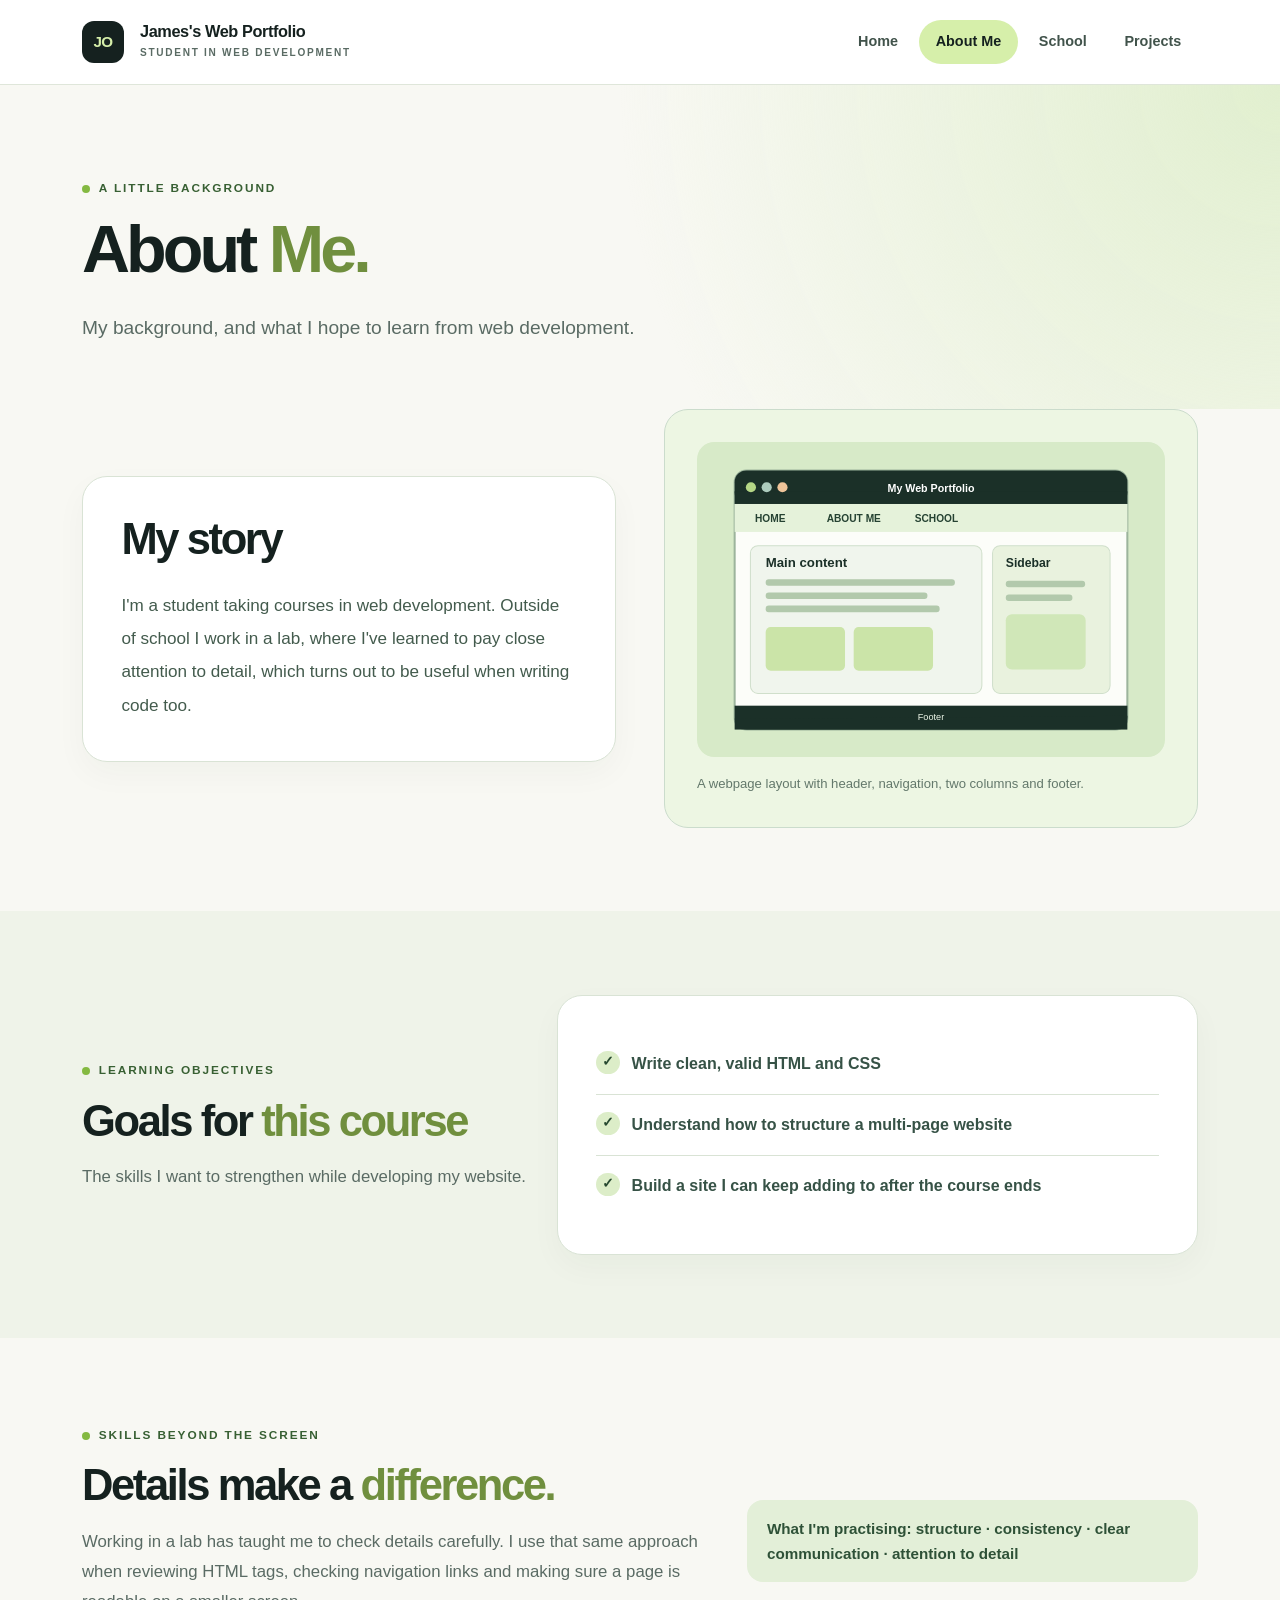
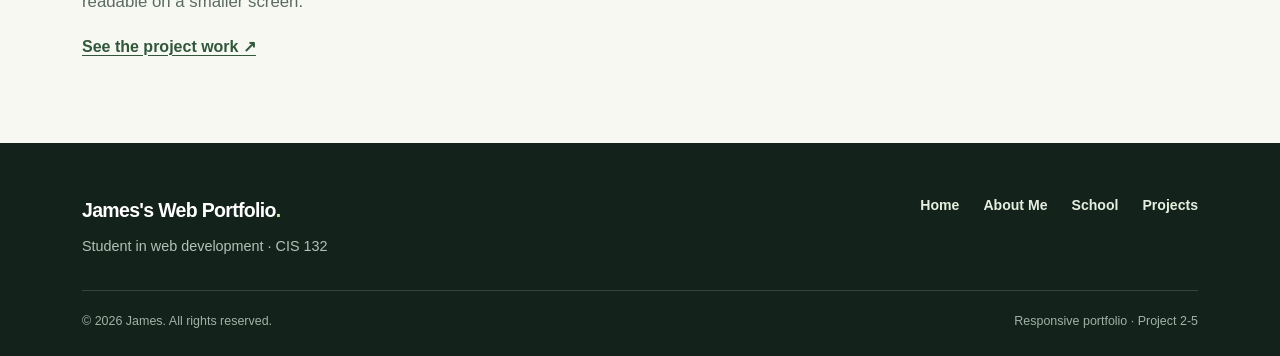
<file: about.html>
<!doctype html>
<html lang="en">
<head>
  <meta charset="utf-8">
  <meta name="viewport" content="width=device-width, initial-scale=1">
  <meta name="description" content="Learn about James Ogochukwu and his goals for his web development course.">
  <meta name="author" content="James Ogochukwu">
  <meta name="theme-color" content="#15211f">
  <title>About Me | James's Web Portfolio</title>
  <!-- Bootstrap 5.3.8 included locally from the user-provided Bootstrap examples archive. -->
  <!-- CSS fallback: the site still looks correct if this asset is missing on GitHub. -->
  <style id="bootstrap-fallback">@charset "UTF-8";/*!
 * Bootstrap  v5.3.8 (https://getbootstrap.com/)
 * Copyright 2011-2025 The Bootstrap Authors
 * Licensed under MIT (https://github.com/twbs/bootstrap/blob/main/LICENSE)
 */:root,[data-bs-theme=light]{--bs-blue:#0d6efd;--bs-indigo:#6610f2;--bs-purple:#6f42c1;--bs-pink:#d63384;--bs-red:#dc3545;--bs-orange:#fd7e14;--bs-yellow:#ffc107;--bs-green:#198754;--bs-teal:#20c997;--bs-cyan:#0dcaf0;--bs-black:#000;--bs-white:#fff;--bs-gray:#6c757d;--bs-gray-dark:#343a40;--bs-gray-100:#f8f9fa;--bs-gray-200:#e9ecef;--bs-gray-300:#dee2e6;--bs-gray-400:#ced4da;--bs-gray-500:#adb5bd;--bs-gray-600:#6c757d;--bs-gray-700:#495057;--bs-gray-800:#343a40;--bs-gray-900:#212529;--bs-primary:#0d6efd;--bs-secondary:#6c757d;--bs-success:#198754;--bs-info:#0dcaf0;--bs-warning:#ffc107;--bs-danger:#dc3545;--bs-light:#f8f9fa;--bs-dark:#212529;--bs-primary-rgb:13,110,253;--bs-secondary-rgb:108,117,125;--bs-success-rgb:25,135,84;--bs-info-rgb:13,202,240;--bs-warning-rgb:255,193,7;--bs-danger-rgb:220,53,69;--bs-light-rgb:248,249,250;--bs-dark-rgb:33,37,41;--bs-primary-text-emphasis:#052c65;--bs-secondary-text-emphasis:#2b2f32;--bs-success-text-emphasis:#0a3622;--bs-info-text-emphasis:#055160;--bs-warning-text-emphasis:#664d03;--bs-danger-text-emphasis:#58151c;--bs-light-text-emphasis:#495057;--bs-dark-text-emphasis:#495057;--bs-primary-bg-subtle:#cfe2ff;--bs-secondary-bg-subtle:#e2e3e5;--bs-success-bg-subtle:#d1e7dd;--bs-info-bg-subtle:#cff4fc;--bs-warning-bg-subtle:#fff3cd;--bs-danger-bg-subtle:#f8d7da;--bs-light-bg-subtle:#fcfcfd;--bs-dark-bg-subtle:#ced4da;--bs-primary-border-subtle:#9ec5fe;--bs-secondary-border-subtle:#c4c8cb;--bs-success-border-subtle:#a3cfbb;--bs-info-border-subtle:#9eeaf9;--bs-warning-border-subtle:#ffe69c;--bs-danger-border-subtle:#f1aeb5;--bs-light-border-subtle:#e9ecef;--bs-dark-border-subtle:#adb5bd;--bs-white-rgb:255,255,255;--bs-black-rgb:0,0,0;--bs-font-sans-serif:system-ui,-apple-system,"Segoe UI",Roboto,"Helvetica Neue","Noto Sans","Liberation Sans",Arial,sans-serif,"Apple Color Emoji","Segoe UI Emoji","Segoe UI Symbol","Noto Color Emoji";--bs-font-monospace:SFMono-Regular,Menlo,Monaco,Consolas,"Liberation Mono","Courier New",monospace;--bs-gradient:linear-gradient(180deg, rgba(255, 255, 255, 0.15), rgba(255, 255, 255, 0));--bs-body-font-family:var(--bs-font-sans-serif);--bs-body-font-size:1rem;--bs-body-font-weight:400;--bs-body-line-height:1.5;--bs-body-color:#212529;--bs-body-color-rgb:33,37,41;--bs-body-bg:#fff;--bs-body-bg-rgb:255,255,255;--bs-emphasis-color:#000;--bs-emphasis-color-rgb:0,0,0;--bs-secondary-color:rgba(33, 37, 41, 0.75);--bs-secondary-color-rgb:33,37,41;--bs-secondary-bg:#e9ecef;--bs-secondary-bg-rgb:233,236,239;--bs-tertiary-color:rgba(33, 37, 41, 0.5);--bs-tertiary-color-rgb:33,37,41;--bs-tertiary-bg:#f8f9fa;--bs-tertiary-bg-rgb:248,249,250;--bs-heading-color:inherit;--bs-link-color:#0d6efd;--bs-link-color-rgb:13,110,253;--bs-link-decoration:underline;--bs-link-hover-color:#0a58ca;--bs-link-hover-color-rgb:10,88,202;--bs-code-color:#d63384;--bs-highlight-color:#212529;--bs-highlight-bg:#fff3cd;--bs-border-width:1px;--bs-border-style:solid;--bs-border-color:#dee2e6;--bs-border-color-translucent:rgba(0, 0, 0, 0.175);--bs-border-radius:0.375rem;--bs-border-radius-sm:0.25rem;--bs-border-radius-lg:0.5rem;--bs-border-radius-xl:1rem;--bs-border-radius-xxl:2rem;--bs-border-radius-2xl:var(--bs-border-radius-xxl);--bs-border-radius-pill:50rem;--bs-box-shadow:0 0.5rem 1rem rgba(0, 0, 0, 0.15);--bs-box-shadow-sm:0 0.125rem 0.25rem rgba(0, 0, 0, 0.075);--bs-box-shadow-lg:0 1rem 3rem rgba(0, 0, 0, 0.175);--bs-box-shadow-inset:inset 0 1px 2px rgba(0, 0, 0, 0.075);--bs-focus-ring-width:0.25rem;--bs-focus-ring-opacity:0.25;--bs-focus-ring-color:rgba(13, 110, 253, 0.25);--bs-form-valid-color:#198754;--bs-form-valid-border-color:#198754;--bs-form-invalid-color:#dc3545;--bs-form-invalid-border-color:#dc3545}[data-bs-theme=dark]{color-scheme:dark;--bs-body-color:#dee2e6;--bs-body-color-rgb:222,226,230;--bs-body-bg:#212529;--bs-body-bg-rgb:33,37,41;--bs-emphasis-color:#fff;--bs-emphasis-color-rgb:255,255,255;--bs-secondary-color:rgba(222, 226, 230, 0.75);--bs-secondary-color-rgb:222,226,230;--bs-secondary-bg:#343a40;--bs-secondary-bg-rgb:52,58,64;--bs-tertiary-color:rgba(222, 226, 230, 0.5);--bs-tertiary-color-rgb:222,226,230;--bs-tertiary-bg:#2b3035;--bs-tertiary-bg-rgb:43,48,53;--bs-primary-text-emphasis:#6ea8fe;--bs-secondary-text-emphasis:#a7acb1;--bs-success-text-emphasis:#75b798;--bs-info-text-emphasis:#6edff6;--bs-warning-text-emphasis:#ffda6a;--bs-danger-text-emphasis:#ea868f;--bs-light-text-emphasis:#f8f9fa;--bs-dark-text-emphasis:#dee2e6;--bs-primary-bg-subtle:#031633;--bs-secondary-bg-subtle:#161719;--bs-success-bg-subtle:#051b11;--bs-info-bg-subtle:#032830;--bs-warning-bg-subtle:#332701;--bs-danger-bg-subtle:#2c0b0e;--bs-light-bg-subtle:#343a40;--bs-dark-bg-subtle:#1a1d20;--bs-primary-border-subtle:#084298;--bs-secondary-border-subtle:#41464b;--bs-success-border-subtle:#0f5132;--bs-info-border-subtle:#087990;--bs-warning-border-subtle:#997404;--bs-danger-border-subtle:#842029;--bs-light-border-subtle:#495057;--bs-dark-border-subtle:#343a40;--bs-heading-color:inherit;--bs-link-color:#6ea8fe;--bs-link-hover-color:#8bb9fe;--bs-link-color-rgb:110,168,254;--bs-link-hover-color-rgb:139,185,254;--bs-code-color:#e685b5;--bs-highlight-color:#dee2e6;--bs-highlight-bg:#664d03;--bs-border-color:#495057;--bs-border-color-translucent:rgba(255, 255, 255, 0.15);--bs-form-valid-color:#75b798;--bs-form-valid-border-color:#75b798;--bs-form-invalid-color:#ea868f;--bs-form-invalid-border-color:#ea868f}*,::after,::before{box-sizing:border-box}@media (prefers-reduced-motion:no-preference){:root{scroll-behavior:smooth}}body{margin:0;font-family:var(--bs-body-font-family);font-size:var(--bs-body-font-size);font-weight:var(--bs-body-font-weight);line-height:var(--bs-body-line-height);color:var(--bs-body-color);text-align:var(--bs-body-text-align);background-color:var(--bs-body-bg);-webkit-text-size-adjust:100%;-webkit-tap-highlight-color:transparent}hr{margin:1rem 0;color:inherit;border:0;border-top:var(--bs-border-width) solid;opacity:.25}.h1,.h2,.h3,.h4,.h5,.h6,h1,h2,h3,h4,h5,h6{margin-top:0;margin-bottom:.5rem;font-weight:500;line-height:1.2;color:var(--bs-heading-color)}.h1,h1{font-size:calc(1.375rem + 1.5vw)}@media (min-width:1200px){.h1,h1{font-size:2.5rem}}.h2,h2{font-size:calc(1.325rem + .9vw)}@media (min-width:1200px){.h2,h2{font-size:2rem}}.h3,h3{font-size:calc(1.3rem + .6vw)}@media (min-width:1200px){.h3,h3{font-size:1.75rem}}.h4,h4{font-size:calc(1.275rem + .3vw)}@media (min-width:1200px){.h4,h4{font-size:1.5rem}}.h5,h5{font-size:1.25rem}.h6,h6{font-size:1rem}p{margin-top:0;margin-bottom:1rem}abbr[title]{-webkit-text-decoration:underline dotted;text-decoration:underline dotted;cursor:help;-webkit-text-decoration-skip-ink:none;text-decoration-skip-ink:none}address{margin-bottom:1rem;font-style:normal;line-height:inherit}ol,ul{padding-left:2rem}dl,ol,ul{margin-top:0;margin-bottom:1rem}ol ol,ol ul,ul ol,ul ul{margin-bottom:0}dt{font-weight:700}dd{margin-bottom:.5rem;margin-left:0}blockquote{margin:0 0 1rem}b,strong{font-weight:bolder}.small,small{font-size:.875em}.mark,mark{padding:.1875em;color:var(--bs-highlight-color);background-color:var(--bs-highlight-bg)}sub,sup{position:relative;font-size:.75em;line-height:0;vertical-align:baseline}sub{bottom:-.25em}sup{top:-.5em}a{color:rgba(var(--bs-link-color-rgb),var(--bs-link-opacity,1));text-decoration:underline}a:hover{--bs-link-color-rgb:var(--bs-link-hover-color-rgb)}a:not([href]):not([class]),a:not([href]):not([class]):hover{color:inherit;text-decoration:none}code,kbd,pre,samp{font-family:var(--bs-font-monospace);font-size:1em}pre{display:block;margin-top:0;margin-bottom:1rem;overflow:auto;font-size:.875em}pre code{font-size:inherit;color:inherit;word-break:normal}code{font-size:.875em;color:var(--bs-code-color);word-wrap:break-word}a>code{color:inherit}kbd{padding:.1875rem .375rem;font-size:.875em;color:var(--bs-body-bg);background-color:var(--bs-body-color);border-radius:.25rem}kbd kbd{padding:0;font-size:1em}figure{margin:0 0 1rem}img,svg{vertical-align:middle}table{caption-side:bottom;border-collapse:collapse}caption{padding-top:.5rem;padding-bottom:.5rem;color:var(--bs-secondary-color);text-align:left}th{text-align:inherit;text-align:-webkit-match-parent}tbody,td,tfoot,th,thead,tr{border-color:inherit;border-style:solid;border-width:0}label{display:inline-block}button{border-radius:0}button:focus:not(:focus-visible){outline:0}button,input,optgroup,select,textarea{margin:0;font-family:inherit;font-size:inherit;line-height:inherit}button,select{text-transform:none}[role=button]{cursor:pointer}select{word-wrap:normal}select:disabled{opacity:1}[list]:not([type=date]):not([type=datetime-local]):not([type=month]):not([type=week]):not([type=time])::-webkit-calendar-picker-indicator{display:none!important}[type=button],[type=reset],[type=submit],button{-webkit-appearance:button}[type=button]:not(:disabled),[type=reset]:not(:disabled),[type=submit]:not(:disabled),button:not(:disabled){cursor:pointer}::-moz-focus-inner{padding:0;border-style:none}textarea{resize:vertical}fieldset{min-width:0;padding:0;margin:0;border:0}legend{float:left;width:100%;padding:0;margin-bottom:.5rem;line-height:inherit;font-size:calc(1.275rem + .3vw)}@media (min-width:1200px){legend{font-size:1.5rem}}legend+*{clear:left}::-webkit-datetime-edit-day-field,::-webkit-datetime-edit-fields-wrapper,::-webkit-datetime-edit-hour-field,::-webkit-datetime-edit-minute,::-webkit-datetime-edit-month-field,::-webkit-datetime-edit-text,::-webkit-datetime-edit-year-field{padding:0}::-webkit-inner-spin-button{height:auto}[type=search]{-webkit-appearance:textfield;outline-offset:-2px}[type=search]::-webkit-search-cancel-button{cursor:pointer;filter:grayscale(1)}::-webkit-search-decoration{-webkit-appearance:none}::-webkit-color-swatch-wrapper{padding:0}::-webkit-file-upload-button{font:inherit;-webkit-appearance:button}::file-selector-button{font:inherit;-webkit-appearance:button}output{display:inline-block}iframe{border:0}summary{display:list-item;cursor:pointer}progress{vertical-align:baseline}[hidden]{display:none!important}.lead{font-size:1.25rem;font-weight:300}.display-1{font-weight:300;line-height:1.2;font-size:calc(1.625rem + 4.5vw)}@media (min-width:1200px){.display-1{font-size:5rem}}.display-2{font-weight:300;line-height:1.2;font-size:calc(1.575rem + 3.9vw)}@media (min-width:1200px){.display-2{font-size:4.5rem}}.display-3{font-weight:300;line-height:1.2;font-size:calc(1.525rem + 3.3vw)}@media (min-width:1200px){.display-3{font-size:4rem}}.display-4{font-weight:300;line-height:1.2;font-size:calc(1.475rem + 2.7vw)}@media (min-width:1200px){.display-4{font-size:3.5rem}}.display-5{font-weight:300;line-height:1.2;font-size:calc(1.425rem + 2.1vw)}@media (min-width:1200px){.display-5{font-size:3rem}}.display-6{font-weight:300;line-height:1.2;font-size:calc(1.375rem + 1.5vw)}@media (min-width:1200px){.display-6{font-size:2.5rem}}.list-unstyled{padding-left:0;list-style:none}.list-inline{padding-left:0;list-style:none}.list-inline-item{display:inline-block}.list-inline-item:not(:last-child){margin-right:.5rem}.initialism{font-size:.875em;text-transform:uppercase}.blockquote{margin-bottom:1rem;font-size:1.25rem}.blockquote>:last-child{margin-bottom:0}.blockquote-footer{margin-top:-1rem;margin-bottom:1rem;font-size:.875em;color:#6c757d}.blockquote-footer::before{content:"— "}.img-fluid{max-width:100%;height:auto}.img-thumbnail{padding:.25rem;background-color:var(--bs-body-bg);border:var(--bs-border-width) solid var(--bs-border-color);border-radius:var(--bs-border-radius);max-width:100%;height:auto}.figure{display:inline-block}.figure-img{margin-bottom:.5rem;line-height:1}.figure-caption{font-size:.875em;color:var(--bs-secondary-color)}.container,.container-fluid,.container-lg,.container-md,.container-sm,.container-xl,.container-xxl{--bs-gutter-x:1.5rem;--bs-gutter-y:0;width:100%;padding-right:calc(var(--bs-gutter-x) * .5);padding-left:calc(var(--bs-gutter-x) * .5);margin-right:auto;margin-left:auto}@media (min-width:576px){.container,.container-sm{max-width:540px}}@media (min-width:768px){.container,.container-md,.container-sm{max-width:720px}}@media (min-width:992px){.container,.container-lg,.container-md,.container-sm{max-width:960px}}@media (min-width:1200px){.container,.container-lg,.container-md,.container-sm,.container-xl{max-width:1140px}}@media (min-width:1400px){.container,.container-lg,.container-md,.container-sm,.container-xl,.container-xxl{max-width:1320px}}:root{--bs-breakpoint-xs:0;--bs-breakpoint-sm:576px;--bs-breakpoint-md:768px;--bs-breakpoint-lg:992px;--bs-breakpoint-xl:1200px;--bs-breakpoint-xxl:1400px}.row{--bs-gutter-x:1.5rem;--bs-gutter-y:0;display:flex;flex-wrap:wrap;margin-top:calc(-1 * var(--bs-gutter-y));margin-right:calc(-.5 * var(--bs-gutter-x));margin-left:calc(-.5 * var(--bs-gutter-x))}.row>*{flex-shrink:0;width:100%;max-width:100%;padding-right:calc(var(--bs-gutter-x) * .5);padding-left:calc(var(--bs-gutter-x) * .5);margin-top:var(--bs-gutter-y)}.col{flex:1 0 0}.row-cols-auto>*{flex:0 0 auto;width:auto}.row-cols-1>*{flex:0 0 auto;width:100%}.row-cols-2>*{flex:0 0 auto;width:50%}.row-cols-3>*{flex:0 0 auto;width:33.33333333%}.row-cols-4>*{flex:0 0 auto;width:25%}.row-cols-5>*{flex:0 0 auto;width:20%}.row-cols-6>*{flex:0 0 auto;width:16.66666667%}.col-auto{flex:0 0 auto;width:auto}.col-1{flex:0 0 auto;width:8.33333333%}.col-2{flex:0 0 auto;width:16.66666667%}.col-3{flex:0 0 auto;width:25%}.col-4{flex:0 0 auto;width:33.33333333%}.col-5{flex:0 0 auto;width:41.66666667%}.col-6{flex:0 0 auto;width:50%}.col-7{flex:0 0 auto;width:58.33333333%}.col-8{flex:0 0 auto;width:66.66666667%}.col-9{flex:0 0 auto;width:75%}.col-10{flex:0 0 auto;width:83.33333333%}.col-11{flex:0 0 auto;width:91.66666667%}.col-12{flex:0 0 auto;width:100%}.offset-1{margin-left:8.33333333%}.offset-2{margin-left:16.66666667%}.offset-3{margin-left:25%}.offset-4{margin-left:33.33333333%}.offset-5{margin-left:41.66666667%}.offset-6{margin-left:50%}.offset-7{margin-left:58.33333333%}.offset-8{margin-left:66.66666667%}.offset-9{margin-left:75%}.offset-10{margin-left:83.33333333%}.offset-11{margin-left:91.66666667%}.g-0,.gx-0{--bs-gutter-x:0}.g-0,.gy-0{--bs-gutter-y:0}.g-1,.gx-1{--bs-gutter-x:0.25rem}.g-1,.gy-1{--bs-gutter-y:0.25rem}.g-2,.gx-2{--bs-gutter-x:0.5rem}.g-2,.gy-2{--bs-gutter-y:0.5rem}.g-3,.gx-3{--bs-gutter-x:1rem}.g-3,.gy-3{--bs-gutter-y:1rem}.g-4,.gx-4{--bs-gutter-x:1.5rem}.g-4,.gy-4{--bs-gutter-y:1.5rem}.g-5,.gx-5{--bs-gutter-x:3rem}.g-5,.gy-5{--bs-gutter-y:3rem}@media (min-width:576px){.col-sm{flex:1 0 0}.row-cols-sm-auto>*{flex:0 0 auto;width:auto}.row-cols-sm-1>*{flex:0 0 auto;width:100%}.row-cols-sm-2>*{flex:0 0 auto;width:50%}.row-cols-sm-3>*{flex:0 0 auto;width:33.33333333%}.row-cols-sm-4>*{flex:0 0 auto;width:25%}.row-cols-sm-5>*{flex:0 0 auto;width:20%}.row-cols-sm-6>*{flex:0 0 auto;width:16.66666667%}.col-sm-auto{flex:0 0 auto;width:auto}.col-sm-1{flex:0 0 auto;width:8.33333333%}.col-sm-2{flex:0 0 auto;width:16.66666667%}.col-sm-3{flex:0 0 auto;width:25%}.col-sm-4{flex:0 0 auto;width:33.33333333%}.col-sm-5{flex:0 0 auto;width:41.66666667%}.col-sm-6{flex:0 0 auto;width:50%}.col-sm-7{flex:0 0 auto;width:58.33333333%}.col-sm-8{flex:0 0 auto;width:66.66666667%}.col-sm-9{flex:0 0 auto;width:75%}.col-sm-10{flex:0 0 auto;width:83.33333333%}.col-sm-11{flex:0 0 auto;width:91.66666667%}.col-sm-12{flex:0 0 auto;width:100%}.offset-sm-0{margin-left:0}.offset-sm-1{margin-left:8.33333333%}.offset-sm-2{margin-left:16.66666667%}.offset-sm-3{margin-left:25%}.offset-sm-4{margin-left:33.33333333%}.offset-sm-5{margin-left:41.66666667%}.offset-sm-6{margin-left:50%}.offset-sm-7{margin-left:58.33333333%}.offset-sm-8{margin-left:66.66666667%}.offset-sm-9{margin-left:75%}.offset-sm-10{margin-left:83.33333333%}.offset-sm-11{margin-left:91.66666667%}.g-sm-0,.gx-sm-0{--bs-gutter-x:0}.g-sm-0,.gy-sm-0{--bs-gutter-y:0}.g-sm-1,.gx-sm-1{--bs-gutter-x:0.25rem}.g-sm-1,.gy-sm-1{--bs-gutter-y:0.25rem}.g-sm-2,.gx-sm-2{--bs-gutter-x:0.5rem}.g-sm-2,.gy-sm-2{--bs-gutter-y:0.5rem}.g-sm-3,.gx-sm-3{--bs-gutter-x:1rem}.g-sm-3,.gy-sm-3{--bs-gutter-y:1rem}.g-sm-4,.gx-sm-4{--bs-gutter-x:1.5rem}.g-sm-4,.gy-sm-4{--bs-gutter-y:1.5rem}.g-sm-5,.gx-sm-5{--bs-gutter-x:3rem}.g-sm-5,.gy-sm-5{--bs-gutter-y:3rem}}@media (min-width:768px){.col-md{flex:1 0 0}.row-cols-md-auto>*{flex:0 0 auto;width:auto}.row-cols-md-1>*{flex:0 0 auto;width:100%}.row-cols-md-2>*{flex:0 0 auto;width:50%}.row-cols-md-3>*{flex:0 0 auto;width:33.33333333%}.row-cols-md-4>*{flex:0 0 auto;width:25%}.row-cols-md-5>*{flex:0 0 auto;width:20%}.row-cols-md-6>*{flex:0 0 auto;width:16.66666667%}.col-md-auto{flex:0 0 auto;width:auto}.col-md-1{flex:0 0 auto;width:8.33333333%}.col-md-2{flex:0 0 auto;width:16.66666667%}.col-md-3{flex:0 0 auto;width:25%}.col-md-4{flex:0 0 auto;width:33.33333333%}.col-md-5{flex:0 0 auto;width:41.66666667%}.col-md-6{flex:0 0 auto;width:50%}.col-md-7{flex:0 0 auto;width:58.33333333%}.col-md-8{flex:0 0 auto;width:66.66666667%}.col-md-9{flex:0 0 auto;width:75%}.col-md-10{flex:0 0 auto;width:83.33333333%}.col-md-11{flex:0 0 auto;width:91.66666667%}.col-md-12{flex:0 0 auto;width:100%}.offset-md-0{margin-left:0}.offset-md-1{margin-left:8.33333333%}.offset-md-2{margin-left:16.66666667%}.offset-md-3{margin-left:25%}.offset-md-4{margin-left:33.33333333%}.offset-md-5{margin-left:41.66666667%}.offset-md-6{margin-left:50%}.offset-md-7{margin-left:58.33333333%}.offset-md-8{margin-left:66.66666667%}.offset-md-9{margin-left:75%}.offset-md-10{margin-left:83.33333333%}.offset-md-11{margin-left:91.66666667%}.g-md-0,.gx-md-0{--bs-gutter-x:0}.g-md-0,.gy-md-0{--bs-gutter-y:0}.g-md-1,.gx-md-1{--bs-gutter-x:0.25rem}.g-md-1,.gy-md-1{--bs-gutter-y:0.25rem}.g-md-2,.gx-md-2{--bs-gutter-x:0.5rem}.g-md-2,.gy-md-2{--bs-gutter-y:0.5rem}.g-md-3,.gx-md-3{--bs-gutter-x:1rem}.g-md-3,.gy-md-3{--bs-gutter-y:1rem}.g-md-4,.gx-md-4{--bs-gutter-x:1.5rem}.g-md-4,.gy-md-4{--bs-gutter-y:1.5rem}.g-md-5,.gx-md-5{--bs-gutter-x:3rem}.g-md-5,.gy-md-5{--bs-gutter-y:3rem}}@media (min-width:992px){.col-lg{flex:1 0 0}.row-cols-lg-auto>*{flex:0 0 auto;width:auto}.row-cols-lg-1>*{flex:0 0 auto;width:100%}.row-cols-lg-2>*{flex:0 0 auto;width:50%}.row-cols-lg-3>*{flex:0 0 auto;width:33.33333333%}.row-cols-lg-4>*{flex:0 0 auto;width:25%}.row-cols-lg-5>*{flex:0 0 auto;width:20%}.row-cols-lg-6>*{flex:0 0 auto;width:16.66666667%}.col-lg-auto{flex:0 0 auto;width:auto}.col-lg-1{flex:0 0 auto;width:8.33333333%}.col-lg-2{flex:0 0 auto;width:16.66666667%}.col-lg-3{flex:0 0 auto;width:25%}.col-lg-4{flex:0 0 auto;width:33.33333333%}.col-lg-5{flex:0 0 auto;width:41.66666667%}.col-lg-6{flex:0 0 auto;width:50%}.col-lg-7{flex:0 0 auto;width:58.33333333%}.col-lg-8{flex:0 0 auto;width:66.66666667%}.col-lg-9{flex:0 0 auto;width:75%}.col-lg-10{flex:0 0 auto;width:83.33333333%}.col-lg-11{flex:0 0 auto;width:91.66666667%}.col-lg-12{flex:0 0 auto;width:100%}.offset-lg-0{margin-left:0}.offset-lg-1{margin-left:8.33333333%}.offset-lg-2{margin-left:16.66666667%}.offset-lg-3{margin-left:25%}.offset-lg-4{margin-left:33.33333333%}.offset-lg-5{margin-left:41.66666667%}.offset-lg-6{margin-left:50%}.offset-lg-7{margin-left:58.33333333%}.offset-lg-8{margin-left:66.66666667%}.offset-lg-9{margin-left:75%}.offset-lg-10{margin-left:83.33333333%}.offset-lg-11{margin-left:91.66666667%}.g-lg-0,.gx-lg-0{--bs-gutter-x:0}.g-lg-0,.gy-lg-0{--bs-gutter-y:0}.g-lg-1,.gx-lg-1{--bs-gutter-x:0.25rem}.g-lg-1,.gy-lg-1{--bs-gutter-y:0.25rem}.g-lg-2,.gx-lg-2{--bs-gutter-x:0.5rem}.g-lg-2,.gy-lg-2{--bs-gutter-y:0.5rem}.g-lg-3,.gx-lg-3{--bs-gutter-x:1rem}.g-lg-3,.gy-lg-3{--bs-gutter-y:1rem}.g-lg-4,.gx-lg-4{--bs-gutter-x:1.5rem}.g-lg-4,.gy-lg-4{--bs-gutter-y:1.5rem}.g-lg-5,.gx-lg-5{--bs-gutter-x:3rem}.g-lg-5,.gy-lg-5{--bs-gutter-y:3rem}}@media (min-width:1200px){.col-xl{flex:1 0 0}.row-cols-xl-auto>*{flex:0 0 auto;width:auto}.row-cols-xl-1>*{flex:0 0 auto;width:100%}.row-cols-xl-2>*{flex:0 0 auto;width:50%}.row-cols-xl-3>*{flex:0 0 auto;width:33.33333333%}.row-cols-xl-4>*{flex:0 0 auto;width:25%}.row-cols-xl-5>*{flex:0 0 auto;width:20%}.row-cols-xl-6>*{flex:0 0 auto;width:16.66666667%}.col-xl-auto{flex:0 0 auto;width:auto}.col-xl-1{flex:0 0 auto;width:8.33333333%}.col-xl-2{flex:0 0 auto;width:16.66666667%}.col-xl-3{flex:0 0 auto;width:25%}.col-xl-4{flex:0 0 auto;width:33.33333333%}.col-xl-5{flex:0 0 auto;width:41.66666667%}.col-xl-6{flex:0 0 auto;width:50%}.col-xl-7{flex:0 0 auto;width:58.33333333%}.col-xl-8{flex:0 0 auto;width:66.66666667%}.col-xl-9{flex:0 0 auto;width:75%}.col-xl-10{flex:0 0 auto;width:83.33333333%}.col-xl-11{flex:0 0 auto;width:91.66666667%}.col-xl-12{flex:0 0 auto;width:100%}.offset-xl-0{margin-left:0}.offset-xl-1{margin-left:8.33333333%}.offset-xl-2{margin-left:16.66666667%}.offset-xl-3{margin-left:25%}.offset-xl-4{margin-left:33.33333333%}.offset-xl-5{margin-left:41.66666667%}.offset-xl-6{margin-left:50%}.offset-xl-7{margin-left:58.33333333%}.offset-xl-8{margin-left:66.66666667%}.offset-xl-9{margin-left:75%}.offset-xl-10{margin-left:83.33333333%}.offset-xl-11{margin-left:91.66666667%}.g-xl-0,.gx-xl-0{--bs-gutter-x:0}.g-xl-0,.gy-xl-0{--bs-gutter-y:0}.g-xl-1,.gx-xl-1{--bs-gutter-x:0.25rem}.g-xl-1,.gy-xl-1{--bs-gutter-y:0.25rem}.g-xl-2,.gx-xl-2{--bs-gutter-x:0.5rem}.g-xl-2,.gy-xl-2{--bs-gutter-y:0.5rem}.g-xl-3,.gx-xl-3{--bs-gutter-x:1rem}.g-xl-3,.gy-xl-3{--bs-gutter-y:1rem}.g-xl-4,.gx-xl-4{--bs-gutter-x:1.5rem}.g-xl-4,.gy-xl-4{--bs-gutter-y:1.5rem}.g-xl-5,.gx-xl-5{--bs-gutter-x:3rem}.g-xl-5,.gy-xl-5{--bs-gutter-y:3rem}}@media (min-width:1400px){.col-xxl{flex:1 0 0}.row-cols-xxl-auto>*{flex:0 0 auto;width:auto}.row-cols-xxl-1>*{flex:0 0 auto;width:100%}.row-cols-xxl-2>*{flex:0 0 auto;width:50%}.row-cols-xxl-3>*{flex:0 0 auto;width:33.33333333%}.row-cols-xxl-4>*{flex:0 0 auto;width:25%}.row-cols-xxl-5>*{flex:0 0 auto;width:20%}.row-cols-xxl-6>*{flex:0 0 auto;width:16.66666667%}.col-xxl-auto{flex:0 0 auto;width:auto}.col-xxl-1{flex:0 0 auto;width:8.33333333%}.col-xxl-2{flex:0 0 auto;width:16.66666667%}.col-xxl-3{flex:0 0 auto;width:25%}.col-xxl-4{flex:0 0 auto;width:33.33333333%}.col-xxl-5{flex:0 0 auto;width:41.66666667%}.col-xxl-6{flex:0 0 auto;width:50%}.col-xxl-7{flex:0 0 auto;width:58.33333333%}.col-xxl-8{flex:0 0 auto;width:66.66666667%}.col-xxl-9{flex:0 0 auto;width:75%}.col-xxl-10{flex:0 0 auto;width:83.33333333%}.col-xxl-11{flex:0 0 auto;width:91.66666667%}.col-xxl-12{flex:0 0 auto;width:100%}.offset-xxl-0{margin-left:0}.offset-xxl-1{margin-left:8.33333333%}.offset-xxl-2{margin-left:16.66666667%}.offset-xxl-3{margin-left:25%}.offset-xxl-4{margin-left:33.33333333%}.offset-xxl-5{margin-left:41.66666667%}.offset-xxl-6{margin-left:50%}.offset-xxl-7{margin-left:58.33333333%}.offset-xxl-8{margin-left:66.66666667%}.offset-xxl-9{margin-left:75%}.offset-xxl-10{margin-left:83.33333333%}.offset-xxl-11{margin-left:91.66666667%}.g-xxl-0,.gx-xxl-0{--bs-gutter-x:0}.g-xxl-0,.gy-xxl-0{--bs-gutter-y:0}.g-xxl-1,.gx-xxl-1{--bs-gutter-x:0.25rem}.g-xxl-1,.gy-xxl-1{--bs-gutter-y:0.25rem}.g-xxl-2,.gx-xxl-2{--bs-gutter-x:0.5rem}.g-xxl-2,.gy-xxl-2{--bs-gutter-y:0.5rem}.g-xxl-3,.gx-xxl-3{--bs-gutter-x:1rem}.g-xxl-3,.gy-xxl-3{--bs-gutter-y:1rem}.g-xxl-4,.gx-xxl-4{--bs-gutter-x:1.5rem}.g-xxl-4,.gy-xxl-4{--bs-gutter-y:1.5rem}.g-xxl-5,.gx-xxl-5{--bs-gutter-x:3rem}.g-xxl-5,.gy-xxl-5{--bs-gutter-y:3rem}}.table{--bs-table-color-type:initial;--bs-table-bg-type:initial;--bs-table-color-state:initial;--bs-table-bg-state:initial;--bs-table-color:var(--bs-emphasis-color);--bs-table-bg:var(--bs-body-bg);--bs-table-border-color:var(--bs-border-color);--bs-table-accent-bg:transparent;--bs-table-striped-color:var(--bs-emphasis-color);--bs-table-striped-bg:rgba(var(--bs-emphasis-color-rgb), 0.05);--bs-table-active-color:var(--bs-emphasis-color);--bs-table-active-bg:rgba(var(--bs-emphasis-color-rgb), 0.1);--bs-table-hover-color:var(--bs-emphasis-color);--bs-table-hover-bg:rgba(var(--bs-emphasis-color-rgb), 0.075);width:100%;margin-bottom:1rem;vertical-align:top;border-color:var(--bs-table-border-color)}.table>:not(caption)>*>*{padding:.5rem .5rem;color:var(--bs-table-color-state,var(--bs-table-color-type,var(--bs-table-color)));background-color:var(--bs-table-bg);border-bottom-width:var(--bs-border-width);box-shadow:inset 0 0 0 9999px var(--bs-table-bg-state,var(--bs-table-bg-type,var(--bs-table-accent-bg)))}.table>tbody{vertical-align:inherit}.table>thead{vertical-align:bottom}.table-group-divider{border-top:calc(var(--bs-border-width) * 2) solid currentcolor}.caption-top{caption-side:top}.table-sm>:not(caption)>*>*{padding:.25rem .25rem}.table-bordered>:not(caption)>*{border-width:var(--bs-border-width) 0}.table-bordered>:not(caption)>*>*{border-width:0 var(--bs-border-width)}.table-borderless>:not(caption)>*>*{border-bottom-width:0}.table-borderless>:not(:first-child){border-top-width:0}.table-striped>tbody>tr:nth-of-type(odd)>*{--bs-table-color-type:var(--bs-table-striped-color);--bs-table-bg-type:var(--bs-table-striped-bg)}.table-striped-columns>:not(caption)>tr>:nth-child(2n){--bs-table-color-type:var(--bs-table-striped-color);--bs-table-bg-type:var(--bs-table-striped-bg)}.table-active{--bs-table-color-state:var(--bs-table-active-color);--bs-table-bg-state:var(--bs-table-active-bg)}.table-hover>tbody>tr:hover>*{--bs-table-color-state:var(--bs-table-hover-color);--bs-table-bg-state:var(--bs-table-hover-bg)}.table-primary{--bs-table-color:#000;--bs-table-bg:#cfe2ff;--bs-table-border-color:#a6b5cc;--bs-table-striped-bg:#c5d7f2;--bs-table-striped-color:#000;--bs-table-active-bg:#bacbe6;--bs-table-active-color:#000;--bs-table-hover-bg:#bfd1ec;--bs-table-hover-color:#000;color:var(--bs-table-color);border-color:var(--bs-table-border-color)}.table-secondary{--bs-table-color:#000;--bs-table-bg:#e2e3e5;--bs-table-border-color:#b5b6b7;--bs-table-striped-bg:#d7d8da;--bs-table-striped-color:#000;--bs-table-active-bg:#cbccce;--bs-table-active-color:#000;--bs-table-hover-bg:#d1d2d4;--bs-table-hover-color:#000;color:var(--bs-table-color);border-color:var(--bs-table-border-color)}.table-success{--bs-table-color:#000;--bs-table-bg:#d1e7dd;--bs-table-border-color:#a7b9b1;--bs-table-striped-bg:#c7dbd2;--bs-table-striped-color:#000;--bs-table-active-bg:#bcd0c7;--bs-table-active-color:#000;--bs-table-hover-bg:#c1d6cc;--bs-table-hover-color:#000;color:var(--bs-table-color);border-color:var(--bs-table-border-color)}.table-info{--bs-table-color:#000;--bs-table-bg:#cff4fc;--bs-table-border-color:#a6c3ca;--bs-table-striped-bg:#c5e8ef;--bs-table-striped-color:#000;--bs-table-active-bg:#badce3;--bs-table-active-color:#000;--bs-table-hover-bg:#bfe2e9;--bs-table-hover-color:#000;color:var(--bs-table-color);border-color:var(--bs-table-border-color)}.table-warning{--bs-table-color:#000;--bs-table-bg:#fff3cd;--bs-table-border-color:#ccc2a4;--bs-table-striped-bg:#f2e7c3;--bs-table-striped-color:#000;--bs-table-active-bg:#e6dbb9;--bs-table-active-color:#000;--bs-table-hover-bg:#ece1be;--bs-table-hover-color:#000;color:var(--bs-table-color);border-color:var(--bs-table-border-color)}.table-danger{--bs-table-color:#000;--bs-table-bg:#f8d7da;--bs-table-border-color:#c6acae;--bs-table-striped-bg:#eccccf;--bs-table-striped-color:#000;--bs-table-active-bg:#dfc2c4;--bs-table-active-color:#000;--bs-table-hover-bg:#e5c7ca;--bs-table-hover-color:#000;color:var(--bs-table-color);border-color:var(--bs-table-border-color)}.table-light{--bs-table-color:#000;--bs-table-bg:#f8f9fa;--bs-table-border-color:#c6c7c8;--bs-table-striped-bg:#ecedee;--bs-table-striped-color:#000;--bs-table-active-bg:#dfe0e1;--bs-table-active-color:#000;--bs-table-hover-bg:#e5e6e7;--bs-table-hover-color:#000;color:var(--bs-table-color);border-color:var(--bs-table-border-color)}.table-dark{--bs-table-color:#fff;--bs-table-bg:#212529;--bs-table-border-color:#4d5154;--bs-table-striped-bg:#2c3034;--bs-table-striped-color:#fff;--bs-table-active-bg:#373b3e;--bs-table-active-color:#fff;--bs-table-hover-bg:#323539;--bs-table-hover-color:#fff;color:var(--bs-table-color);border-color:var(--bs-table-border-color)}.table-responsive{overflow-x:auto;-webkit-overflow-scrolling:touch}@media (max-width:575.98px){.table-responsive-sm{overflow-x:auto;-webkit-overflow-scrolling:touch}}@media (max-width:767.98px){.table-responsive-md{overflow-x:auto;-webkit-overflow-scrolling:touch}}@media (max-width:991.98px){.table-responsive-lg{overflow-x:auto;-webkit-overflow-scrolling:touch}}@media (max-width:1199.98px){.table-responsive-xl{overflow-x:auto;-webkit-overflow-scrolling:touch}}@media (max-width:1399.98px){.table-responsive-xxl{overflow-x:auto;-webkit-overflow-scrolling:touch}}.form-label{margin-bottom:.5rem}.col-form-label{padding-top:calc(.375rem + var(--bs-border-width));padding-bottom:calc(.375rem + var(--bs-border-width));margin-bottom:0;font-size:inherit;line-height:1.5}.col-form-label-lg{padding-top:calc(.5rem + var(--bs-border-width));padding-bottom:calc(.5rem + var(--bs-border-width));font-size:1.25rem}.col-form-label-sm{padding-top:calc(.25rem + var(--bs-border-width));padding-bottom:calc(.25rem + var(--bs-border-width));font-size:.875rem}.form-text{margin-top:.25rem;font-size:.875em;color:var(--bs-secondary-color)}.form-control{display:block;width:100%;padding:.375rem .75rem;font-size:1rem;font-weight:400;line-height:1.5;color:var(--bs-body-color);-webkit-appearance:none;-moz-appearance:none;appearance:none;background-color:var(--bs-body-bg);background-clip:padding-box;border:var(--bs-border-width) solid var(--bs-border-color);border-radius:var(--bs-border-radius);transition:border-color .15s ease-in-out,box-shadow .15s ease-in-out}@media (prefers-reduced-motion:reduce){.form-control{transition:none}}.form-control[type=file]{overflow:hidden}.form-control[type=file]:not(:disabled):not([readonly]){cursor:pointer}.form-control:focus{color:var(--bs-body-color);background-color:var(--bs-body-bg);border-color:#86b7fe;outline:0;box-shadow:0 0 0 .25rem rgba(13,110,253,.25)}.form-control::-webkit-date-and-time-value{min-width:85px;height:1.5em;margin:0}.form-control::-webkit-datetime-edit{display:block;padding:0}.form-control::placeholder{color:var(--bs-secondary-color);opacity:1}.form-control:disabled{background-color:var(--bs-secondary-bg);opacity:1}.form-control::-webkit-file-upload-button{padding:.375rem .75rem;margin:-.375rem -.75rem;-webkit-margin-end:.75rem;margin-inline-end:.75rem;color:var(--bs-body-color);background-color:var(--bs-tertiary-bg);pointer-events:none;border-color:inherit;border-style:solid;border-width:0;border-inline-end-width:var(--bs-border-width);border-radius:0;-webkit-transition:color .15s ease-in-out,background-color .15s ease-in-out,border-color .15s ease-in-out,box-shadow .15s ease-in-out;transition:color .15s ease-in-out,background-color .15s ease-in-out,border-color .15s ease-in-out,box-shadow .15s ease-in-out}.form-control::file-selector-button{padding:.375rem .75rem;margin:-.375rem -.75rem;-webkit-margin-end:.75rem;margin-inline-end:.75rem;color:var(--bs-body-color);background-color:var(--bs-tertiary-bg);pointer-events:none;border-color:inherit;border-style:solid;border-width:0;border-inline-end-width:var(--bs-border-width);border-radius:0;transition:color .15s ease-in-out,background-color .15s ease-in-out,border-color .15s ease-in-out,box-shadow .15s ease-in-out}@media (prefers-reduced-motion:reduce){.form-control::-webkit-file-upload-button{-webkit-transition:none;transition:none}.form-control::file-selector-button{transition:none}}.form-control:hover:not(:disabled):not([readonly])::-webkit-file-upload-button{background-color:var(--bs-secondary-bg)}.form-control:hover:not(:disabled):not([readonly])::file-selector-button{background-color:var(--bs-secondary-bg)}.form-control-plaintext{display:block;width:100%;padding:.375rem 0;margin-bottom:0;line-height:1.5;color:var(--bs-body-color);background-color:transparent;border:solid transparent;border-width:var(--bs-border-width) 0}.form-control-plaintext:focus{outline:0}.form-control-plaintext.form-control-lg,.form-control-plaintext.form-control-sm{padding-right:0;padding-left:0}.form-control-sm{min-height:calc(1.5em + .5rem + calc(var(--bs-border-width) * 2));padding:.25rem .5rem;font-size:.875rem;border-radius:var(--bs-border-radius-sm)}.form-control-sm::-webkit-file-upload-button{padding:.25rem .5rem;margin:-.25rem -.5rem;-webkit-margin-end:.5rem;margin-inline-end:.5rem}.form-control-sm::file-selector-button{padding:.25rem .5rem;margin:-.25rem -.5rem;-webkit-margin-end:.5rem;margin-inline-end:.5rem}.form-control-lg{min-height:calc(1.5em + 1rem + calc(var(--bs-border-width) * 2));padding:.5rem 1rem;font-size:1.25rem;border-radius:var(--bs-border-radius-lg)}.form-control-lg::-webkit-file-upload-button{padding:.5rem 1rem;margin:-.5rem -1rem;-webkit-margin-end:1rem;margin-inline-end:1rem}.form-control-lg::file-selector-button{padding:.5rem 1rem;margin:-.5rem -1rem;-webkit-margin-end:1rem;margin-inline-end:1rem}textarea.form-control{min-height:calc(1.5em + .75rem + calc(var(--bs-border-width) * 2))}textarea.form-control-sm{min-height:calc(1.5em + .5rem + calc(var(--bs-border-width) * 2))}textarea.form-control-lg{min-height:calc(1.5em + 1rem + calc(var(--bs-border-width) * 2))}.form-control-color{width:3rem;height:calc(1.5em + .75rem + calc(var(--bs-border-width) * 2));padding:.375rem}.form-control-color:not(:disabled):not([readonly]){cursor:pointer}.form-control-color::-moz-color-swatch{border:0!important;border-radius:var(--bs-border-radius)}.form-control-color::-webkit-color-swatch{border:0!important;border-radius:var(--bs-border-radius)}.form-control-color.form-control-sm{height:calc(1.5em + .5rem + calc(var(--bs-border-width) * 2))}.form-control-color.form-control-lg{height:calc(1.5em + 1rem + calc(var(--bs-border-width) * 2))}.form-select{--bs-form-select-bg-img:url("data:image/svg+xml,%3csvg xmlns='http://www.w3.org/2000/svg' viewBox='0 0 16 16'%3e%3cpath fill='none' stroke='%23343a40' stroke-linecap='round' stroke-linejoin='round' stroke-width='2' d='m2 5 6 6 6-6'/%3e%3c/svg%3e");display:block;width:100%;padding:.375rem 2.25rem .375rem .75rem;font-size:1rem;font-weight:400;line-height:1.5;color:var(--bs-body-color);-webkit-appearance:none;-moz-appearance:none;appearance:none;background-color:var(--bs-body-bg);background-image:var(--bs-form-select-bg-img),var(--bs-form-select-bg-icon,none);background-repeat:no-repeat;background-position:right .75rem center;background-size:16px 12px;border:var(--bs-border-width) solid var(--bs-border-color);border-radius:var(--bs-border-radius);transition:border-color .15s ease-in-out,box-shadow .15s ease-in-out}@media (prefers-reduced-motion:reduce){.form-select{transition:none}}.form-select:focus{border-color:#86b7fe;outline:0;box-shadow:0 0 0 .25rem rgba(13,110,253,.25)}.form-select[multiple],.form-select[size]:not([size="1"]){padding-right:.75rem;background-image:none}.form-select:disabled{background-color:var(--bs-secondary-bg)}.form-select:-moz-focusring{color:transparent;text-shadow:0 0 0 var(--bs-body-color)}.form-select-sm{padding-top:.25rem;padding-bottom:.25rem;padding-left:.5rem;font-size:.875rem;border-radius:var(--bs-border-radius-sm)}.form-select-lg{padding-top:.5rem;padding-bottom:.5rem;padding-left:1rem;font-size:1.25rem;border-radius:var(--bs-border-radius-lg)}[data-bs-theme=dark] .form-select{--bs-form-select-bg-img:url("data:image/svg+xml,%3csvg xmlns='http://www.w3.org/2000/svg' viewBox='0 0 16 16'%3e%3cpath fill='none' stroke='%23dee2e6' stroke-linecap='round' stroke-linejoin='round' stroke-width='2' d='m2 5 6 6 6-6'/%3e%3c/svg%3e")}.form-check{display:block;min-height:1.5rem;padding-left:1.5em;margin-bottom:.125rem}.form-check .form-check-input{float:left;margin-left:-1.5em}.form-check-reverse{padding-right:1.5em;padding-left:0;text-align:right}.form-check-reverse .form-check-input{float:right;margin-right:-1.5em;margin-left:0}.form-check-input{--bs-form-check-bg:var(--bs-body-bg);flex-shrink:0;width:1em;height:1em;margin-top:.25em;vertical-align:top;-webkit-appearance:none;-moz-appearance:none;appearance:none;background-color:var(--bs-form-check-bg);background-image:var(--bs-form-check-bg-image);background-repeat:no-repeat;background-position:center;background-size:contain;border:var(--bs-border-width) solid var(--bs-border-color);-webkit-print-color-adjust:exact;color-adjust:exact;print-color-adjust:exact}.form-check-input[type=checkbox]{border-radius:.25em}.form-check-input[type=radio]{border-radius:50%}.form-check-input:active{filter:brightness(90%)}.form-check-input:focus{border-color:#86b7fe;outline:0;box-shadow:0 0 0 .25rem rgba(13,110,253,.25)}.form-check-input:checked{background-color:#0d6efd;border-color:#0d6efd}.form-check-input:checked[type=checkbox]{--bs-form-check-bg-image:url("data:image/svg+xml,%3csvg xmlns='http://www.w3.org/2000/svg' viewBox='0 0 20 20'%3e%3cpath fill='none' stroke='%23fff' stroke-linecap='round' stroke-linejoin='round' stroke-width='3' d='m6 10 3 3 6-6'/%3e%3c/svg%3e")}.form-check-input:checked[type=radio]{--bs-form-check-bg-image:url("data:image/svg+xml,%3csvg xmlns='http://www.w3.org/2000/svg' viewBox='-4 -4 8 8'%3e%3ccircle r='2' fill='%23fff'/%3e%3c/svg%3e")}.form-check-input[type=checkbox]:indeterminate{background-color:#0d6efd;border-color:#0d6efd;--bs-form-check-bg-image:url("data:image/svg+xml,%3csvg xmlns='http://www.w3.org/2000/svg' viewBox='0 0 20 20'%3e%3cpath fill='none' stroke='%23fff' stroke-linecap='round' stroke-linejoin='round' stroke-width='3' d='M6 10h8'/%3e%3c/svg%3e")}.form-check-input:disabled{pointer-events:none;filter:none;opacity:.5}.form-check-input:disabled~.form-check-label,.form-check-input[disabled]~.form-check-label{cursor:default;opacity:.5}.form-switch{padding-left:2.5em}.form-switch .form-check-input{--bs-form-switch-bg:url("data:image/svg+xml,%3csvg xmlns='http://www.w3.org/2000/svg' viewBox='-4 -4 8 8'%3e%3ccircle r='3' fill='rgba%280, 0, 0, 0.25%29'/%3e%3c/svg%3e");width:2em;margin-left:-2.5em;background-image:var(--bs-form-switch-bg);background-position:left center;border-radius:2em;transition:background-position .15s ease-in-out}@media (prefers-reduced-motion:reduce){.form-switch .form-check-input{transition:none}}.form-switch .form-check-input:focus{--bs-form-switch-bg:url("data:image/svg+xml,%3csvg xmlns='http://www.w3.org/2000/svg' viewBox='-4 -4 8 8'%3e%3ccircle r='3' fill='%2386b7fe'/%3e%3c/svg%3e")}.form-switch .form-check-input:checked{background-position:right center;--bs-form-switch-bg:url("data:image/svg+xml,%3csvg xmlns='http://www.w3.org/2000/svg' viewBox='-4 -4 8 8'%3e%3ccircle r='3' fill='%23fff'/%3e%3c/svg%3e")}.form-switch.form-check-reverse{padding-right:2.5em;padding-left:0}.form-switch.form-check-reverse .form-check-input{margin-right:-2.5em;margin-left:0}.form-check-inline{display:inline-block;margin-right:1rem}.btn-check{position:absolute;clip:rect(0,0,0,0);pointer-events:none}.btn-check:disabled+.btn,.btn-check[disabled]+.btn{pointer-events:none;filter:none;opacity:.65}[data-bs-theme=dark] .form-switch .form-check-input:not(:checked):not(:focus){--bs-form-switch-bg:url("data:image/svg+xml,%3csvg xmlns='http://www.w3.org/2000/svg' viewBox='-4 -4 8 8'%3e%3ccircle r='3' fill='rgba%28255, 255, 255, 0.25%29'/%3e%3c/svg%3e")}.form-range{width:100%;height:1.5rem;padding:0;-webkit-appearance:none;-moz-appearance:none;appearance:none;background-color:transparent}.form-range:focus{outline:0}.form-range:focus::-webkit-slider-thumb{box-shadow:0 0 0 1px #fff,0 0 0 .25rem rgba(13,110,253,.25)}.form-range:focus::-moz-range-thumb{box-shadow:0 0 0 1px #fff,0 0 0 .25rem rgba(13,110,253,.25)}.form-range::-moz-focus-outer{border:0}.form-range::-webkit-slider-thumb{width:1rem;height:1rem;margin-top:-.25rem;-webkit-appearance:none;appearance:none;background-color:#0d6efd;border:0;border-radius:1rem;-webkit-transition:background-color .15s ease-in-out,border-color .15s ease-in-out,box-shadow .15s ease-in-out;transition:background-color .15s ease-in-out,border-color .15s ease-in-out,box-shadow .15s ease-in-out}@media (prefers-reduced-motion:reduce){.form-range::-webkit-slider-thumb{-webkit-transition:none;transition:none}}.form-range::-webkit-slider-thumb:active{background-color:#b6d4fe}.form-range::-webkit-slider-runnable-track{width:100%;height:.5rem;color:transparent;cursor:pointer;background-color:var(--bs-secondary-bg);border-color:transparent;border-radius:1rem}.form-range::-moz-range-thumb{width:1rem;height:1rem;-moz-appearance:none;appearance:none;background-color:#0d6efd;border:0;border-radius:1rem;-moz-transition:background-color .15s ease-in-out,border-color .15s ease-in-out,box-shadow .15s ease-in-out;transition:background-color .15s ease-in-out,border-color .15s ease-in-out,box-shadow .15s ease-in-out}@media (prefers-reduced-motion:reduce){.form-range::-moz-range-thumb{-moz-transition:none;transition:none}}.form-range::-moz-range-thumb:active{background-color:#b6d4fe}.form-range::-moz-range-track{width:100%;height:.5rem;color:transparent;cursor:pointer;background-color:var(--bs-secondary-bg);border-color:transparent;border-radius:1rem}.form-range:disabled{pointer-events:none}.form-range:disabled::-webkit-slider-thumb{background-color:var(--bs-secondary-color)}.form-range:disabled::-moz-range-thumb{background-color:var(--bs-secondary-color)}.form-floating{position:relative}.form-floating>.form-control,.form-floating>.form-control-plaintext,.form-floating>.form-select{height:calc(3.5rem + calc(var(--bs-border-width) * 2));min-height:calc(3.5rem + calc(var(--bs-border-width) * 2));line-height:1.25}.form-floating>label{position:absolute;top:0;left:0;z-index:2;max-width:100%;height:100%;padding:1rem .75rem;overflow:hidden;color:rgba(var(--bs-body-color-rgb),.65);text-align:start;text-overflow:ellipsis;white-space:nowrap;pointer-events:none;border:var(--bs-border-width) solid transparent;transform-origin:0 0;transition:opacity .1s ease-in-out,transform .1s ease-in-out}@media (prefers-reduced-motion:reduce){.form-floating>label{transition:none}}.form-floating>.form-control,.form-floating>.form-control-plaintext{padding:1rem .75rem}.form-floating>.form-control-plaintext::placeholder,.form-floating>.form-control::placeholder{color:transparent}.form-floating>.form-control-plaintext:focus,.form-floating>.form-control-plaintext:not(:placeholder-shown),.form-floating>.form-control:focus,.form-floating>.form-control:not(:placeholder-shown){padding-top:1.625rem;padding-bottom:.625rem}.form-floating>.form-control-plaintext:-webkit-autofill,.form-floating>.form-control:-webkit-autofill{padding-top:1.625rem;padding-bottom:.625rem}.form-floating>.form-select{padding-top:1.625rem;padding-bottom:.625rem;padding-left:.75rem}.form-floating>.form-control-plaintext~label,.form-floating>.form-control:focus~label,.form-floating>.form-control:not(:placeholder-shown)~label,.form-floating>.form-select~label{transform:scale(.85) translateY(-.5rem) translateX(.15rem)}.form-floating>.form-control:-webkit-autofill~label{transform:scale(.85) translateY(-.5rem) translateX(.15rem)}.form-floating>textarea:focus~label::after,.form-floating>textarea:not(:placeholder-shown)~label::after{position:absolute;inset:1rem 0.375rem;z-index:-1;height:1.5em;content:"";background-color:var(--bs-body-bg);border-radius:var(--bs-border-radius)}.form-floating>textarea:disabled~label::after{background-color:var(--bs-secondary-bg)}.form-floating>.form-control-plaintext~label{border-width:var(--bs-border-width) 0}.form-floating>.form-control:disabled~label,.form-floating>:disabled~label{color:#6c757d}.input-group{position:relative;display:flex;flex-wrap:wrap;align-items:stretch;width:100%}.input-group>.form-control,.input-group>.form-floating,.input-group>.form-select{position:relative;flex:1 1 auto;width:1%;min-width:0}.input-group>.form-control:focus,.input-group>.form-floating:focus-within,.input-group>.form-select:focus{z-index:5}.input-group .btn{position:relative;z-index:2}.input-group .btn:focus{z-index:5}.input-group-text{display:flex;align-items:center;padding:.375rem .75rem;font-size:1rem;font-weight:400;line-height:1.5;color:var(--bs-body-color);text-align:center;white-space:nowrap;background-color:var(--bs-tertiary-bg);border:var(--bs-border-width) solid var(--bs-border-color);border-radius:var(--bs-border-radius)}.input-group-lg>.btn,.input-group-lg>.form-control,.input-group-lg>.form-select,.input-group-lg>.input-group-text{padding:.5rem 1rem;font-size:1.25rem;border-radius:var(--bs-border-radius-lg)}.input-group-sm>.btn,.input-group-sm>.form-control,.input-group-sm>.form-select,.input-group-sm>.input-group-text{padding:.25rem .5rem;font-size:.875rem;border-radius:var(--bs-border-radius-sm)}.input-group-lg>.form-select,.input-group-sm>.form-select{padding-right:3rem}.input-group:not(.has-validation)>.dropdown-toggle:nth-last-child(n+3),.input-group:not(.has-validation)>.form-floating:not(:last-child)>.form-control,.input-group:not(.has-validation)>.form-floating:not(:last-child)>.form-select,.input-group:not(.has-validation)>:not(:last-child):not(.dropdown-toggle):not(.dropdown-menu):not(.form-floating){border-top-right-radius:0;border-bottom-right-radius:0}.input-group.has-validation>.dropdown-toggle:nth-last-child(n+4),.input-group.has-validation>.form-floating:nth-last-child(n+3)>.form-control,.input-group.has-validation>.form-floating:nth-last-child(n+3)>.form-select,.input-group.has-validation>:nth-last-child(n+3):not(.dropdown-toggle):not(.dropdown-menu):not(.form-floating){border-top-right-radius:0;border-bottom-right-radius:0}.input-group>:not(:first-child):not(.dropdown-menu):not(.valid-tooltip):not(.valid-feedback):not(.invalid-tooltip):not(.invalid-feedback){margin-left:calc(-1 * var(--bs-border-width));border-top-left-radius:0;border-bottom-left-radius:0}.input-group>.form-floating:not(:first-child)>.form-control,.input-group>.form-floating:not(:first-child)>.form-select{border-top-left-radius:0;border-bottom-left-radius:0}.valid-feedback{display:none;width:100%;margin-top:.25rem;font-size:.875em;color:var(--bs-form-valid-color)}.valid-tooltip{position:absolute;top:100%;z-index:5;display:none;max-width:100%;padding:.25rem .5rem;margin-top:.1rem;font-size:.875rem;color:#fff;background-color:var(--bs-success);border-radius:var(--bs-border-radius)}.is-valid~.valid-feedback,.is-valid~.valid-tooltip,.was-validated :valid~.valid-feedback,.was-validated :valid~.valid-tooltip{display:block}.form-control.is-valid,.was-validated .form-control:valid{border-color:var(--bs-form-valid-border-color);padding-right:calc(1.5em + .75rem);background-image:url("data:image/svg+xml,%3csvg xmlns='http://www.w3.org/2000/svg' viewBox='0 0 8 8'%3e%3cpath fill='%23198754' d='M2.3 6.73.6 4.53c-.4-1.04.46-1.4 1.1-.8l1.1 1.4 3.4-3.8c.6-.63 1.6-.27 1.2.7l-4 4.6c-.43.5-.8.4-1.1.1'/%3e%3c/svg%3e");background-repeat:no-repeat;background-position:right calc(.375em + .1875rem) center;background-size:calc(.75em + .375rem) calc(.75em + .375rem)}.form-control.is-valid:focus,.was-validated .form-control:valid:focus{border-color:var(--bs-form-valid-border-color);box-shadow:0 0 0 .25rem rgba(var(--bs-success-rgb),.25)}.was-validated textarea.form-control:valid,textarea.form-control.is-valid{padding-right:calc(1.5em + .75rem);background-position:top calc(.375em + .1875rem) right calc(.375em + .1875rem)}.form-select.is-valid,.was-validated .form-select:valid{border-color:var(--bs-form-valid-border-color)}.form-select.is-valid:not([multiple]):not([size]),.form-select.is-valid:not([multiple])[size="1"],.was-validated .form-select:valid:not([multiple]):not([size]),.was-validated .form-select:valid:not([multiple])[size="1"]{--bs-form-select-bg-icon:url("data:image/svg+xml,%3csvg xmlns='http://www.w3.org/2000/svg' viewBox='0 0 8 8'%3e%3cpath fill='%23198754' d='M2.3 6.73.6 4.53c-.4-1.04.46-1.4 1.1-.8l1.1 1.4 3.4-3.8c.6-.63 1.6-.27 1.2.7l-4 4.6c-.43.5-.8.4-1.1.1'/%3e%3c/svg%3e");padding-right:4.125rem;background-position:right .75rem center,center right 2.25rem;background-size:16px 12px,calc(.75em + .375rem) calc(.75em + .375rem)}.form-select.is-valid:focus,.was-validated .form-select:valid:focus{border-color:var(--bs-form-valid-border-color);box-shadow:0 0 0 .25rem rgba(var(--bs-success-rgb),.25)}.form-control-color.is-valid,.was-validated .form-control-color:valid{width:calc(3rem + calc(1.5em + .75rem))}.form-check-input.is-valid,.was-validated .form-check-input:valid{border-color:var(--bs-form-valid-border-color)}.form-check-input.is-valid:checked,.was-validated .form-check-input:valid:checked{background-color:var(--bs-form-valid-color)}.form-check-input.is-valid:focus,.was-validated .form-check-input:valid:focus{box-shadow:0 0 0 .25rem rgba(var(--bs-success-rgb),.25)}.form-check-input.is-valid~.form-check-label,.was-validated .form-check-input:valid~.form-check-label{color:var(--bs-form-valid-color)}.form-check-inline .form-check-input~.valid-feedback{margin-left:.5em}.input-group>.form-control:not(:focus).is-valid,.input-group>.form-floating:not(:focus-within).is-valid,.input-group>.form-select:not(:focus).is-valid,.was-validated .input-group>.form-control:not(:focus):valid,.was-validated .input-group>.form-floating:not(:focus-within):valid,.was-validated .input-group>.form-select:not(:focus):valid{z-index:3}.invalid-feedback{display:none;width:100%;margin-top:.25rem;font-size:.875em;color:var(--bs-form-invalid-color)}.invalid-tooltip{position:absolute;top:100%;z-index:5;display:none;max-width:100%;padding:.25rem .5rem;margin-top:.1rem;font-size:.875rem;color:#fff;background-color:var(--bs-danger);border-radius:var(--bs-border-radius)}.is-invalid~.invalid-feedback,.is-invalid~.invalid-tooltip,.was-validated :invalid~.invalid-feedback,.was-validated :invalid~.invalid-tooltip{display:block}.form-control.is-invalid,.was-validated .form-control:invalid{border-color:var(--bs-form-invalid-border-color);padding-right:calc(1.5em + .75rem);background-image:url("data:image/svg+xml,%3csvg xmlns='http://www.w3.org/2000/svg' viewBox='0 0 12 12' width='12' height='12' fill='none' stroke='%23dc3545'%3e%3ccircle cx='6' cy='6' r='4.5'/%3e%3cpath stroke-linejoin='round' d='M5.8 3.6h.4L6 6.5z'/%3e%3ccircle cx='6' cy='8.2' r='.6' fill='%23dc3545' stroke='none'/%3e%3c/svg%3e");background-repeat:no-repeat;background-position:right calc(.375em + .1875rem) center;background-size:calc(.75em + .375rem) calc(.75em + .375rem)}.form-control.is-invalid:focus,.was-validated .form-control:invalid:focus{border-color:var(--bs-form-invalid-border-color);box-shadow:0 0 0 .25rem rgba(var(--bs-danger-rgb),.25)}.was-validated textarea.form-control:invalid,textarea.form-control.is-invalid{padding-right:calc(1.5em + .75rem);background-position:top calc(.375em + .1875rem) right calc(.375em + .1875rem)}.form-select.is-invalid,.was-validated .form-select:invalid{border-color:var(--bs-form-invalid-border-color)}.form-select.is-invalid:not([multiple]):not([size]),.form-select.is-invalid:not([multiple])[size="1"],.was-validated .form-select:invalid:not([multiple]):not([size]),.was-validated .form-select:invalid:not([multiple])[size="1"]{--bs-form-select-bg-icon:url("data:image/svg+xml,%3csvg xmlns='http://www.w3.org/2000/svg' viewBox='0 0 12 12' width='12' height='12' fill='none' stroke='%23dc3545'%3e%3ccircle cx='6' cy='6' r='4.5'/%3e%3cpath stroke-linejoin='round' d='M5.8 3.6h.4L6 6.5z'/%3e%3ccircle cx='6' cy='8.2' r='.6' fill='%23dc3545' stroke='none'/%3e%3c/svg%3e");padding-right:4.125rem;background-position:right .75rem center,center right 2.25rem;background-size:16px 12px,calc(.75em + .375rem) calc(.75em + .375rem)}.form-select.is-invalid:focus,.was-validated .form-select:invalid:focus{border-color:var(--bs-form-invalid-border-color);box-shadow:0 0 0 .25rem rgba(var(--bs-danger-rgb),.25)}.form-control-color.is-invalid,.was-validated .form-control-color:invalid{width:calc(3rem + calc(1.5em + .75rem))}.form-check-input.is-invalid,.was-validated .form-check-input:invalid{border-color:var(--bs-form-invalid-border-color)}.form-check-input.is-invalid:checked,.was-validated .form-check-input:invalid:checked{background-color:var(--bs-form-invalid-color)}.form-check-input.is-invalid:focus,.was-validated .form-check-input:invalid:focus{box-shadow:0 0 0 .25rem rgba(var(--bs-danger-rgb),.25)}.form-check-input.is-invalid~.form-check-label,.was-validated .form-check-input:invalid~.form-check-label{color:var(--bs-form-invalid-color)}.form-check-inline .form-check-input~.invalid-feedback{margin-left:.5em}.input-group>.form-control:not(:focus).is-invalid,.input-group>.form-floating:not(:focus-within).is-invalid,.input-group>.form-select:not(:focus).is-invalid,.was-validated .input-group>.form-control:not(:focus):invalid,.was-validated .input-group>.form-floating:not(:focus-within):invalid,.was-validated .input-group>.form-select:not(:focus):invalid{z-index:4}.btn{--bs-btn-padding-x:0.75rem;--bs-btn-padding-y:0.375rem;--bs-btn-font-family: ;--bs-btn-font-size:1rem;--bs-btn-font-weight:400;--bs-btn-line-height:1.5;--bs-btn-color:var(--bs-body-color);--bs-btn-bg:transparent;--bs-btn-border-width:var(--bs-border-width);--bs-btn-border-color:transparent;--bs-btn-border-radius:var(--bs-border-radius);--bs-btn-hover-border-color:transparent;--bs-btn-box-shadow:inset 0 1px 0 rgba(255, 255, 255, 0.15),0 1px 1px rgba(0, 0, 0, 0.075);--bs-btn-disabled-opacity:0.65;--bs-btn-focus-box-shadow:0 0 0 0.25rem rgba(var(--bs-btn-focus-shadow-rgb), .5);display:inline-block;padding:var(--bs-btn-padding-y) var(--bs-btn-padding-x);font-family:var(--bs-btn-font-family);font-size:var(--bs-btn-font-size);font-weight:var(--bs-btn-font-weight);line-height:var(--bs-btn-line-height);color:var(--bs-btn-color);text-align:center;text-decoration:none;vertical-align:middle;cursor:pointer;-webkit-user-select:none;-moz-user-select:none;user-select:none;border:var(--bs-btn-border-width) solid var(--bs-btn-border-color);border-radius:var(--bs-btn-border-radius);background-color:var(--bs-btn-bg);transition:color .15s ease-in-out,background-color .15s ease-in-out,border-color .15s ease-in-out,box-shadow .15s ease-in-out}@media (prefers-reduced-motion:reduce){.btn{transition:none}}.btn:hover{color:var(--bs-btn-hover-color);background-color:var(--bs-btn-hover-bg);border-color:var(--bs-btn-hover-border-color)}.btn-check+.btn:hover{color:var(--bs-btn-color);background-color:var(--bs-btn-bg);border-color:var(--bs-btn-border-color)}.btn:focus-visible{color:var(--bs-btn-hover-color);background-color:var(--bs-btn-hover-bg);border-color:var(--bs-btn-hover-border-color);outline:0;box-shadow:var(--bs-btn-focus-box-shadow)}.btn-check:focus-visible+.btn{border-color:var(--bs-btn-hover-border-color);outline:0;box-shadow:var(--bs-btn-focus-box-shadow)}.btn-check:checked+.btn,.btn.active,.btn.show,.btn:first-child:active,:not(.btn-check)+.btn:active{color:var(--bs-btn-active-color);background-color:var(--bs-btn-active-bg);border-color:var(--bs-btn-active-border-color)}.btn-check:checked+.btn:focus-visible,.btn.active:focus-visible,.btn.show:focus-visible,.btn:first-child:active:focus-visible,:not(.btn-check)+.btn:active:focus-visible{box-shadow:var(--bs-btn-focus-box-shadow)}.btn-check:checked:focus-visible+.btn{box-shadow:var(--bs-btn-focus-box-shadow)}.btn.disabled,.btn:disabled,fieldset:disabled .btn{color:var(--bs-btn-disabled-color);pointer-events:none;background-color:var(--bs-btn-disabled-bg);border-color:var(--bs-btn-disabled-border-color);opacity:var(--bs-btn-disabled-opacity)}.btn-primary{--bs-btn-color:#fff;--bs-btn-bg:#0d6efd;--bs-btn-border-color:#0d6efd;--bs-btn-hover-color:#fff;--bs-btn-hover-bg:#0b5ed7;--bs-btn-hover-border-color:#0a58ca;--bs-btn-focus-shadow-rgb:49,132,253;--bs-btn-active-color:#fff;--bs-btn-active-bg:#0a58ca;--bs-btn-active-border-color:#0a53be;--bs-btn-active-shadow:inset 0 3px 5px rgba(0, 0, 0, 0.125);--bs-btn-disabled-color:#fff;--bs-btn-disabled-bg:#0d6efd;--bs-btn-disabled-border-color:#0d6efd}.btn-secondary{--bs-btn-color:#fff;--bs-btn-bg:#6c757d;--bs-btn-border-color:#6c757d;--bs-btn-hover-color:#fff;--bs-btn-hover-bg:#5c636a;--bs-btn-hover-border-color:#565e64;--bs-btn-focus-shadow-rgb:130,138,145;--bs-btn-active-color:#fff;--bs-btn-active-bg:#565e64;--bs-btn-active-border-color:#51585e;--bs-btn-active-shadow:inset 0 3px 5px rgba(0, 0, 0, 0.125);--bs-btn-disabled-color:#fff;--bs-btn-disabled-bg:#6c757d;--bs-btn-disabled-border-color:#6c757d}.btn-success{--bs-btn-color:#fff;--bs-btn-bg:#198754;--bs-btn-border-color:#198754;--bs-btn-hover-color:#fff;--bs-btn-hover-bg:#157347;--bs-btn-hover-border-color:#146c43;--bs-btn-focus-shadow-rgb:60,153,110;--bs-btn-active-color:#fff;--bs-btn-active-bg:#146c43;--bs-btn-active-border-color:#13653f;--bs-btn-active-shadow:inset 0 3px 5px rgba(0, 0, 0, 0.125);--bs-btn-disabled-color:#fff;--bs-btn-disabled-bg:#198754;--bs-btn-disabled-border-color:#198754}.btn-info{--bs-btn-color:#000;--bs-btn-bg:#0dcaf0;--bs-btn-border-color:#0dcaf0;--bs-btn-hover-color:#000;--bs-btn-hover-bg:#31d2f2;--bs-btn-hover-border-color:#25cff2;--bs-btn-focus-shadow-rgb:11,172,204;--bs-btn-active-color:#000;--bs-btn-active-bg:#3dd5f3;--bs-btn-active-border-color:#25cff2;--bs-btn-active-shadow:inset 0 3px 5px rgba(0, 0, 0, 0.125);--bs-btn-disabled-color:#000;--bs-btn-disabled-bg:#0dcaf0;--bs-btn-disabled-border-color:#0dcaf0}.btn-warning{--bs-btn-color:#000;--bs-btn-bg:#ffc107;--bs-btn-border-color:#ffc107;--bs-btn-hover-color:#000;--bs-btn-hover-bg:#ffca2c;--bs-btn-hover-border-color:#ffc720;--bs-btn-focus-shadow-rgb:217,164,6;--bs-btn-active-color:#000;--bs-btn-active-bg:#ffcd39;--bs-btn-active-border-color:#ffc720;--bs-btn-active-shadow:inset 0 3px 5px rgba(0, 0, 0, 0.125);--bs-btn-disabled-color:#000;--bs-btn-disabled-bg:#ffc107;--bs-btn-disabled-border-color:#ffc107}.btn-danger{--bs-btn-color:#fff;--bs-btn-bg:#dc3545;--bs-btn-border-color:#dc3545;--bs-btn-hover-color:#fff;--bs-btn-hover-bg:#bb2d3b;--bs-btn-hover-border-color:#b02a37;--bs-btn-focus-shadow-rgb:225,83,97;--bs-btn-active-color:#fff;--bs-btn-active-bg:#b02a37;--bs-btn-active-border-color:#a52834;--bs-btn-active-shadow:inset 0 3px 5px rgba(0, 0, 0, 0.125);--bs-btn-disabled-color:#fff;--bs-btn-disabled-bg:#dc3545;--bs-btn-disabled-border-color:#dc3545}.btn-light{--bs-btn-color:#000;--bs-btn-bg:#f8f9fa;--bs-btn-border-color:#f8f9fa;--bs-btn-hover-color:#000;--bs-btn-hover-bg:#d3d4d5;--bs-btn-hover-border-color:#c6c7c8;--bs-btn-focus-shadow-rgb:211,212,213;--bs-btn-active-color:#000;--bs-btn-active-bg:#c6c7c8;--bs-btn-active-border-color:#babbbc;--bs-btn-active-shadow:inset 0 3px 5px rgba(0, 0, 0, 0.125);--bs-btn-disabled-color:#000;--bs-btn-disabled-bg:#f8f9fa;--bs-btn-disabled-border-color:#f8f9fa}.btn-dark{--bs-btn-color:#fff;--bs-btn-bg:#212529;--bs-btn-border-color:#212529;--bs-btn-hover-color:#fff;--bs-btn-hover-bg:#424649;--bs-btn-hover-border-color:#373b3e;--bs-btn-focus-shadow-rgb:66,70,73;--bs-btn-active-color:#fff;--bs-btn-active-bg:#4d5154;--bs-btn-active-border-color:#373b3e;--bs-btn-active-shadow:inset 0 3px 5px rgba(0, 0, 0, 0.125);--bs-btn-disabled-color:#fff;--bs-btn-disabled-bg:#212529;--bs-btn-disabled-border-color:#212529}.btn-outline-primary{--bs-btn-color:#0d6efd;--bs-btn-border-color:#0d6efd;--bs-btn-hover-color:#fff;--bs-btn-hover-bg:#0d6efd;--bs-btn-hover-border-color:#0d6efd;--bs-btn-focus-shadow-rgb:13,110,253;--bs-btn-active-color:#fff;--bs-btn-active-bg:#0d6efd;--bs-btn-active-border-color:#0d6efd;--bs-btn-active-shadow:inset 0 3px 5px rgba(0, 0, 0, 0.125);--bs-btn-disabled-color:#0d6efd;--bs-btn-disabled-bg:transparent;--bs-btn-disabled-border-color:#0d6efd;--bs-gradient:none}.btn-outline-secondary{--bs-btn-color:#6c757d;--bs-btn-border-color:#6c757d;--bs-btn-hover-color:#fff;--bs-btn-hover-bg:#6c757d;--bs-btn-hover-border-color:#6c757d;--bs-btn-focus-shadow-rgb:108,117,125;--bs-btn-active-color:#fff;--bs-btn-active-bg:#6c757d;--bs-btn-active-border-color:#6c757d;--bs-btn-active-shadow:inset 0 3px 5px rgba(0, 0, 0, 0.125);--bs-btn-disabled-color:#6c757d;--bs-btn-disabled-bg:transparent;--bs-btn-disabled-border-color:#6c757d;--bs-gradient:none}.btn-outline-success{--bs-btn-color:#198754;--bs-btn-border-color:#198754;--bs-btn-hover-color:#fff;--bs-btn-hover-bg:#198754;--bs-btn-hover-border-color:#198754;--bs-btn-focus-shadow-rgb:25,135,84;--bs-btn-active-color:#fff;--bs-btn-active-bg:#198754;--bs-btn-active-border-color:#198754;--bs-btn-active-shadow:inset 0 3px 5px rgba(0, 0, 0, 0.125);--bs-btn-disabled-color:#198754;--bs-btn-disabled-bg:transparent;--bs-btn-disabled-border-color:#198754;--bs-gradient:none}.btn-outline-info{--bs-btn-color:#0dcaf0;--bs-btn-border-color:#0dcaf0;--bs-btn-hover-color:#000;--bs-btn-hover-bg:#0dcaf0;--bs-btn-hover-border-color:#0dcaf0;--bs-btn-focus-shadow-rgb:13,202,240;--bs-btn-active-color:#000;--bs-btn-active-bg:#0dcaf0;--bs-btn-active-border-color:#0dcaf0;--bs-btn-active-shadow:inset 0 3px 5px rgba(0, 0, 0, 0.125);--bs-btn-disabled-color:#0dcaf0;--bs-btn-disabled-bg:transparent;--bs-btn-disabled-border-color:#0dcaf0;--bs-gradient:none}.btn-outline-warning{--bs-btn-color:#ffc107;--bs-btn-border-color:#ffc107;--bs-btn-hover-color:#000;--bs-btn-hover-bg:#ffc107;--bs-btn-hover-border-color:#ffc107;--bs-btn-focus-shadow-rgb:255,193,7;--bs-btn-active-color:#000;--bs-btn-active-bg:#ffc107;--bs-btn-active-border-color:#ffc107;--bs-btn-active-shadow:inset 0 3px 5px rgba(0, 0, 0, 0.125);--bs-btn-disabled-color:#ffc107;--bs-btn-disabled-bg:transparent;--bs-btn-disabled-border-color:#ffc107;--bs-gradient:none}.btn-outline-danger{--bs-btn-color:#dc3545;--bs-btn-border-color:#dc3545;--bs-btn-hover-color:#fff;--bs-btn-hover-bg:#dc3545;--bs-btn-hover-border-color:#dc3545;--bs-btn-focus-shadow-rgb:220,53,69;--bs-btn-active-color:#fff;--bs-btn-active-bg:#dc3545;--bs-btn-active-border-color:#dc3545;--bs-btn-active-shadow:inset 0 3px 5px rgba(0, 0, 0, 0.125);--bs-btn-disabled-color:#dc3545;--bs-btn-disabled-bg:transparent;--bs-btn-disabled-border-color:#dc3545;--bs-gradient:none}.btn-outline-light{--bs-btn-color:#f8f9fa;--bs-btn-border-color:#f8f9fa;--bs-btn-hover-color:#000;--bs-btn-hover-bg:#f8f9fa;--bs-btn-hover-border-color:#f8f9fa;--bs-btn-focus-shadow-rgb:248,249,250;--bs-btn-active-color:#000;--bs-btn-active-bg:#f8f9fa;--bs-btn-active-border-color:#f8f9fa;--bs-btn-active-shadow:inset 0 3px 5px rgba(0, 0, 0, 0.125);--bs-btn-disabled-color:#f8f9fa;--bs-btn-disabled-bg:transparent;--bs-btn-disabled-border-color:#f8f9fa;--bs-gradient:none}.btn-outline-dark{--bs-btn-color:#212529;--bs-btn-border-color:#212529;--bs-btn-hover-color:#fff;--bs-btn-hover-bg:#212529;--bs-btn-hover-border-color:#212529;--bs-btn-focus-shadow-rgb:33,37,41;--bs-btn-active-color:#fff;--bs-btn-active-bg:#212529;--bs-btn-active-border-color:#212529;--bs-btn-active-shadow:inset 0 3px 5px rgba(0, 0, 0, 0.125);--bs-btn-disabled-color:#212529;--bs-btn-disabled-bg:transparent;--bs-btn-disabled-border-color:#212529;--bs-gradient:none}.btn-link{--bs-btn-font-weight:400;--bs-btn-color:var(--bs-link-color);--bs-btn-bg:transparent;--bs-btn-border-color:transparent;--bs-btn-hover-color:var(--bs-link-hover-color);--bs-btn-hover-border-color:transparent;--bs-btn-active-color:var(--bs-link-hover-color);--bs-btn-active-border-color:transparent;--bs-btn-disabled-color:#6c757d;--bs-btn-disabled-border-color:transparent;--bs-btn-box-shadow:0 0 0 #000;--bs-btn-focus-shadow-rgb:49,132,253;text-decoration:underline}.btn-link:focus-visible{color:var(--bs-btn-color)}.btn-link:hover{color:var(--bs-btn-hover-color)}.btn-group-lg>.btn,.btn-lg{--bs-btn-padding-y:0.5rem;--bs-btn-padding-x:1rem;--bs-btn-font-size:1.25rem;--bs-btn-border-radius:var(--bs-border-radius-lg)}.btn-group-sm>.btn,.btn-sm{--bs-btn-padding-y:0.25rem;--bs-btn-padding-x:0.5rem;--bs-btn-font-size:0.875rem;--bs-btn-border-radius:var(--bs-border-radius-sm)}.fade{transition:opacity .15s linear}@media (prefers-reduced-motion:reduce){.fade{transition:none}}.fade:not(.show){opacity:0}.collapse:not(.show){display:none}.collapsing{height:0;overflow:hidden;transition:height .35s ease}@media (prefers-reduced-motion:reduce){.collapsing{transition:none}}.collapsing.collapse-horizontal{width:0;height:auto;transition:width .35s ease}@media (prefers-reduced-motion:reduce){.collapsing.collapse-horizontal{transition:none}}.dropdown,.dropdown-center,.dropend,.dropstart,.dropup,.dropup-center{position:relative}.dropdown-toggle{white-space:nowrap}.dropdown-toggle::after{display:inline-block;margin-left:.255em;vertical-align:.255em;content:"";border-top:.3em solid;border-right:.3em solid transparent;border-bottom:0;border-left:.3em solid transparent}.dropdown-toggle:empty::after{margin-left:0}.dropdown-menu{--bs-dropdown-zindex:1000;--bs-dropdown-min-width:10rem;--bs-dropdown-padding-x:0;--bs-dropdown-padding-y:0.5rem;--bs-dropdown-spacer:0.125rem;--bs-dropdown-font-size:1rem;--bs-dropdown-color:var(--bs-body-color);--bs-dropdown-bg:var(--bs-body-bg);--bs-dropdown-border-color:var(--bs-border-color-translucent);--bs-dropdown-border-radius:var(--bs-border-radius);--bs-dropdown-border-width:var(--bs-border-width);--bs-dropdown-inner-border-radius:calc(var(--bs-border-radius) - var(--bs-border-width));--bs-dropdown-divider-bg:var(--bs-border-color-translucent);--bs-dropdown-divider-margin-y:0.5rem;--bs-dropdown-box-shadow:var(--bs-box-shadow);--bs-dropdown-link-color:var(--bs-body-color);--bs-dropdown-link-hover-color:var(--bs-body-color);--bs-dropdown-link-hover-bg:var(--bs-tertiary-bg);--bs-dropdown-link-active-color:#fff;--bs-dropdown-link-active-bg:#0d6efd;--bs-dropdown-link-disabled-color:var(--bs-tertiary-color);--bs-dropdown-item-padding-x:1rem;--bs-dropdown-item-padding-y:0.25rem;--bs-dropdown-header-color:#6c757d;--bs-dropdown-header-padding-x:1rem;--bs-dropdown-header-padding-y:0.5rem;position:absolute;z-index:var(--bs-dropdown-zindex);display:none;min-width:var(--bs-dropdown-min-width);padding:var(--bs-dropdown-padding-y) var(--bs-dropdown-padding-x);margin:0;font-size:var(--bs-dropdown-font-size);color:var(--bs-dropdown-color);text-align:left;list-style:none;background-color:var(--bs-dropdown-bg);background-clip:padding-box;border:var(--bs-dropdown-border-width) solid var(--bs-dropdown-border-color);border-radius:var(--bs-dropdown-border-radius)}.dropdown-menu[data-bs-popper]{top:100%;left:0;margin-top:var(--bs-dropdown-spacer)}.dropdown-menu-start{--bs-position:start}.dropdown-menu-start[data-bs-popper]{right:auto;left:0}.dropdown-menu-end{--bs-position:end}.dropdown-menu-end[data-bs-popper]{right:0;left:auto}@media (min-width:576px){.dropdown-menu-sm-start{--bs-position:start}.dropdown-menu-sm-start[data-bs-popper]{right:auto;left:0}.dropdown-menu-sm-end{--bs-position:end}.dropdown-menu-sm-end[data-bs-popper]{right:0;left:auto}}@media (min-width:768px){.dropdown-menu-md-start{--bs-position:start}.dropdown-menu-md-start[data-bs-popper]{right:auto;left:0}.dropdown-menu-md-end{--bs-position:end}.dropdown-menu-md-end[data-bs-popper]{right:0;left:auto}}@media (min-width:992px){.dropdown-menu-lg-start{--bs-position:start}.dropdown-menu-lg-start[data-bs-popper]{right:auto;left:0}.dropdown-menu-lg-end{--bs-position:end}.dropdown-menu-lg-end[data-bs-popper]{right:0;left:auto}}@media (min-width:1200px){.dropdown-menu-xl-start{--bs-position:start}.dropdown-menu-xl-start[data-bs-popper]{right:auto;left:0}.dropdown-menu-xl-end{--bs-position:end}.dropdown-menu-xl-end[data-bs-popper]{right:0;left:auto}}@media (min-width:1400px){.dropdown-menu-xxl-start{--bs-position:start}.dropdown-menu-xxl-start[data-bs-popper]{right:auto;left:0}.dropdown-menu-xxl-end{--bs-position:end}.dropdown-menu-xxl-end[data-bs-popper]{right:0;left:auto}}.dropup .dropdown-menu[data-bs-popper]{top:auto;bottom:100%;margin-top:0;margin-bottom:var(--bs-dropdown-spacer)}.dropup .dropdown-toggle::after{display:inline-block;margin-left:.255em;vertical-align:.255em;content:"";border-top:0;border-right:.3em solid transparent;border-bottom:.3em solid;border-left:.3em solid transparent}.dropup .dropdown-toggle:empty::after{margin-left:0}.dropend .dropdown-menu[data-bs-popper]{top:0;right:auto;left:100%;margin-top:0;margin-left:var(--bs-dropdown-spacer)}.dropend .dropdown-toggle::after{display:inline-block;margin-left:.255em;vertical-align:.255em;content:"";border-top:.3em solid transparent;border-right:0;border-bottom:.3em solid transparent;border-left:.3em solid}.dropend .dropdown-toggle:empty::after{margin-left:0}.dropend .dropdown-toggle::after{vertical-align:0}.dropstart .dropdown-menu[data-bs-popper]{top:0;right:100%;left:auto;margin-top:0;margin-right:var(--bs-dropdown-spacer)}.dropstart .dropdown-toggle::after{display:inline-block;margin-left:.255em;vertical-align:.255em;content:""}.dropstart .dropdown-toggle::after{display:none}.dropstart .dropdown-toggle::before{display:inline-block;margin-right:.255em;vertical-align:.255em;content:"";border-top:.3em solid transparent;border-right:.3em solid;border-bottom:.3em solid transparent}.dropstart .dropdown-toggle:empty::after{margin-left:0}.dropstart .dropdown-toggle::before{vertical-align:0}.dropdown-divider{height:0;margin:var(--bs-dropdown-divider-margin-y) 0;overflow:hidden;border-top:1px solid var(--bs-dropdown-divider-bg);opacity:1}.dropdown-item{display:block;width:100%;padding:var(--bs-dropdown-item-padding-y) var(--bs-dropdown-item-padding-x);clear:both;font-weight:400;color:var(--bs-dropdown-link-color);text-align:inherit;text-decoration:none;white-space:nowrap;background-color:transparent;border:0;border-radius:var(--bs-dropdown-item-border-radius,0)}.dropdown-item:focus,.dropdown-item:hover{color:var(--bs-dropdown-link-hover-color);background-color:var(--bs-dropdown-link-hover-bg)}.dropdown-item.active,.dropdown-item:active{color:var(--bs-dropdown-link-active-color);text-decoration:none;background-color:var(--bs-dropdown-link-active-bg)}.dropdown-item.disabled,.dropdown-item:disabled{color:var(--bs-dropdown-link-disabled-color);pointer-events:none;background-color:transparent}.dropdown-menu.show{display:block}.dropdown-header{display:block;padding:var(--bs-dropdown-header-padding-y) var(--bs-dropdown-header-padding-x);margin-bottom:0;font-size:.875rem;color:var(--bs-dropdown-header-color);white-space:nowrap}.dropdown-item-text{display:block;padding:var(--bs-dropdown-item-padding-y) var(--bs-dropdown-item-padding-x);color:var(--bs-dropdown-link-color)}.dropdown-menu-dark{--bs-dropdown-color:#dee2e6;--bs-dropdown-bg:#343a40;--bs-dropdown-border-color:var(--bs-border-color-translucent);--bs-dropdown-box-shadow: ;--bs-dropdown-link-color:#dee2e6;--bs-dropdown-link-hover-color:#fff;--bs-dropdown-divider-bg:var(--bs-border-color-translucent);--bs-dropdown-link-hover-bg:rgba(255, 255, 255, 0.15);--bs-dropdown-link-active-color:#fff;--bs-dropdown-link-active-bg:#0d6efd;--bs-dropdown-link-disabled-color:#adb5bd;--bs-dropdown-header-color:#adb5bd}.btn-group,.btn-group-vertical{position:relative;display:inline-flex;vertical-align:middle}.btn-group-vertical>.btn,.btn-group>.btn{position:relative;flex:1 1 auto}.btn-group-vertical>.btn-check:checked+.btn,.btn-group-vertical>.btn-check:focus+.btn,.btn-group-vertical>.btn.active,.btn-group-vertical>.btn:active,.btn-group-vertical>.btn:focus,.btn-group-vertical>.btn:hover,.btn-group>.btn-check:checked+.btn,.btn-group>.btn-check:focus+.btn,.btn-group>.btn.active,.btn-group>.btn:active,.btn-group>.btn:focus,.btn-group>.btn:hover{z-index:1}.btn-toolbar{display:flex;flex-wrap:wrap;justify-content:flex-start}.btn-toolbar .input-group{width:auto}.btn-group{border-radius:var(--bs-border-radius)}.btn-group>.btn-group:not(:first-child),.btn-group>:not(.btn-check:first-child)+.btn{margin-left:calc(-1 * var(--bs-border-width))}.btn-group>.btn-group:not(:last-child)>.btn,.btn-group>.btn.dropdown-toggle-split:first-child,.btn-group>.btn:not(:last-child):not(.dropdown-toggle){border-top-right-radius:0;border-bottom-right-radius:0}.btn-group>.btn-group:not(:first-child)>.btn,.btn-group>.btn:nth-child(n+3),.btn-group>:not(.btn-check)+.btn{border-top-left-radius:0;border-bottom-left-radius:0}.dropdown-toggle-split{padding-right:.5625rem;padding-left:.5625rem}.dropdown-toggle-split::after,.dropend .dropdown-toggle-split::after,.dropup .dropdown-toggle-split::after{margin-left:0}.dropstart .dropdown-toggle-split::before{margin-right:0}.btn-group-sm>.btn+.dropdown-toggle-split,.btn-sm+.dropdown-toggle-split{padding-right:.375rem;padding-left:.375rem}.btn-group-lg>.btn+.dropdown-toggle-split,.btn-lg+.dropdown-toggle-split{padding-right:.75rem;padding-left:.75rem}.btn-group-vertical{flex-direction:column;align-items:flex-start;justify-content:center}.btn-group-vertical>.btn,.btn-group-vertical>.btn-group{width:100%}.btn-group-vertical>.btn-group:not(:first-child),.btn-group-vertical>.btn:not(:first-child){margin-top:calc(-1 * var(--bs-border-width))}.btn-group-vertical>.btn-group:not(:last-child)>.btn,.btn-group-vertical>.btn:not(:last-child):not(.dropdown-toggle){border-bottom-right-radius:0;border-bottom-left-radius:0}.btn-group-vertical>.btn-group:not(:first-child)>.btn,.btn-group-vertical>.btn:nth-child(n+3),.btn-group-vertical>:not(.btn-check)+.btn{border-top-left-radius:0;border-top-right-radius:0}.nav{--bs-nav-link-padding-x:1rem;--bs-nav-link-padding-y:0.5rem;--bs-nav-link-font-weight: ;--bs-nav-link-color:var(--bs-link-color);--bs-nav-link-hover-color:var(--bs-link-hover-color);--bs-nav-link-disabled-color:var(--bs-secondary-color);display:flex;flex-wrap:wrap;padding-left:0;margin-bottom:0;list-style:none}.nav-link{display:block;padding:var(--bs-nav-link-padding-y) var(--bs-nav-link-padding-x);font-size:var(--bs-nav-link-font-size);font-weight:var(--bs-nav-link-font-weight);color:var(--bs-nav-link-color);text-decoration:none;background:0 0;border:0;transition:color .15s ease-in-out,background-color .15s ease-in-out,border-color .15s ease-in-out}@media (prefers-reduced-motion:reduce){.nav-link{transition:none}}.nav-link:focus,.nav-link:hover{color:var(--bs-nav-link-hover-color)}.nav-link:focus-visible{outline:0;box-shadow:0 0 0 .25rem rgba(13,110,253,.25)}.nav-link.disabled,.nav-link:disabled{color:var(--bs-nav-link-disabled-color);pointer-events:none;cursor:default}.nav-tabs{--bs-nav-tabs-border-width:var(--bs-border-width);--bs-nav-tabs-border-color:var(--bs-border-color);--bs-nav-tabs-border-radius:var(--bs-border-radius);--bs-nav-tabs-link-hover-border-color:var(--bs-secondary-bg) var(--bs-secondary-bg) var(--bs-border-color);--bs-nav-tabs-link-active-color:var(--bs-emphasis-color);--bs-nav-tabs-link-active-bg:var(--bs-body-bg);--bs-nav-tabs-link-active-border-color:var(--bs-border-color) var(--bs-border-color) var(--bs-body-bg);border-bottom:var(--bs-nav-tabs-border-width) solid var(--bs-nav-tabs-border-color)}.nav-tabs .nav-link{margin-bottom:calc(-1 * var(--bs-nav-tabs-border-width));border:var(--bs-nav-tabs-border-width) solid transparent;border-top-left-radius:var(--bs-nav-tabs-border-radius);border-top-right-radius:var(--bs-nav-tabs-border-radius)}.nav-tabs .nav-link:focus,.nav-tabs .nav-link:hover{isolation:isolate;border-color:var(--bs-nav-tabs-link-hover-border-color)}.nav-tabs .nav-item.show .nav-link,.nav-tabs .nav-link.active{color:var(--bs-nav-tabs-link-active-color);background-color:var(--bs-nav-tabs-link-active-bg);border-color:var(--bs-nav-tabs-link-active-border-color)}.nav-tabs .dropdown-menu{margin-top:calc(-1 * var(--bs-nav-tabs-border-width));border-top-left-radius:0;border-top-right-radius:0}.nav-pills{--bs-nav-pills-border-radius:var(--bs-border-radius);--bs-nav-pills-link-active-color:#fff;--bs-nav-pills-link-active-bg:#0d6efd}.nav-pills .nav-link{border-radius:var(--bs-nav-pills-border-radius)}.nav-pills .nav-link.active,.nav-pills .show>.nav-link{color:var(--bs-nav-pills-link-active-color);background-color:var(--bs-nav-pills-link-active-bg)}.nav-underline{--bs-nav-underline-gap:1rem;--bs-nav-underline-border-width:0.125rem;--bs-nav-underline-link-active-color:var(--bs-emphasis-color);gap:var(--bs-nav-underline-gap)}.nav-underline .nav-link{padding-right:0;padding-left:0;border-bottom:var(--bs-nav-underline-border-width) solid transparent}.nav-underline .nav-link:focus,.nav-underline .nav-link:hover{border-bottom-color:currentcolor}.nav-underline .nav-link.active,.nav-underline .show>.nav-link{font-weight:700;color:var(--bs-nav-underline-link-active-color);border-bottom-color:currentcolor}.nav-fill .nav-item,.nav-fill>.nav-link{flex:1 1 auto;text-align:center}.nav-justified .nav-item,.nav-justified>.nav-link{flex-grow:1;flex-basis:0;text-align:center}.nav-fill .nav-item .nav-link,.nav-justified .nav-item .nav-link{width:100%}.tab-content>.tab-pane{display:none}.tab-content>.active{display:block}.navbar{--bs-navbar-padding-x:0;--bs-navbar-padding-y:0.5rem;--bs-navbar-color:rgba(var(--bs-emphasis-color-rgb), 0.65);--bs-navbar-hover-color:rgba(var(--bs-emphasis-color-rgb), 0.8);--bs-navbar-disabled-color:rgba(var(--bs-emphasis-color-rgb), 0.3);--bs-navbar-active-color:rgba(var(--bs-emphasis-color-rgb), 1);--bs-navbar-brand-padding-y:0.3125rem;--bs-navbar-brand-margin-end:1rem;--bs-navbar-brand-font-size:1.25rem;--bs-navbar-brand-color:rgba(var(--bs-emphasis-color-rgb), 1);--bs-navbar-brand-hover-color:rgba(var(--bs-emphasis-color-rgb), 1);--bs-navbar-nav-link-padding-x:0.5rem;--bs-navbar-toggler-padding-y:0.25rem;--bs-navbar-toggler-padding-x:0.75rem;--bs-navbar-toggler-font-size:1.25rem;--bs-navbar-toggler-icon-bg:url("data:image/svg+xml,%3csvg xmlns='http://www.w3.org/2000/svg' viewBox='0 0 30 30'%3e%3cpath stroke='rgba%2833, 37, 41, 0.75%29' stroke-linecap='round' stroke-miterlimit='10' stroke-width='2' d='M4 7h22M4 15h22M4 23h22'/%3e%3c/svg%3e");--bs-navbar-toggler-border-color:rgba(var(--bs-emphasis-color-rgb), 0.15);--bs-navbar-toggler-border-radius:var(--bs-border-radius);--bs-navbar-toggler-focus-width:0.25rem;--bs-navbar-toggler-transition:box-shadow 0.15s ease-in-out;position:relative;display:flex;flex-wrap:wrap;align-items:center;justify-content:space-between;padding:var(--bs-navbar-padding-y) var(--bs-navbar-padding-x)}.navbar>.container,.navbar>.container-fluid,.navbar>.container-lg,.navbar>.container-md,.navbar>.container-sm,.navbar>.container-xl,.navbar>.container-xxl{display:flex;flex-wrap:inherit;align-items:center;justify-content:space-between}.navbar-brand{padding-top:var(--bs-navbar-brand-padding-y);padding-bottom:var(--bs-navbar-brand-padding-y);margin-right:var(--bs-navbar-brand-margin-end);font-size:var(--bs-navbar-brand-font-size);color:var(--bs-navbar-brand-color);text-decoration:none;white-space:nowrap}.navbar-brand:focus,.navbar-brand:hover{color:var(--bs-navbar-brand-hover-color)}.navbar-nav{--bs-nav-link-padding-x:0;--bs-nav-link-padding-y:0.5rem;--bs-nav-link-font-weight: ;--bs-nav-link-color:var(--bs-navbar-color);--bs-nav-link-hover-color:var(--bs-navbar-hover-color);--bs-nav-link-disabled-color:var(--bs-navbar-disabled-color);display:flex;flex-direction:column;padding-left:0;margin-bottom:0;list-style:none}.navbar-nav .nav-link.active,.navbar-nav .nav-link.show{color:var(--bs-navbar-active-color)}.navbar-nav .dropdown-menu{position:static}.navbar-text{padding-top:.5rem;padding-bottom:.5rem;color:var(--bs-navbar-color)}.navbar-text a,.navbar-text a:focus,.navbar-text a:hover{color:var(--bs-navbar-active-color)}.navbar-collapse{flex-grow:1;flex-basis:100%;align-items:center}.navbar-toggler{padding:var(--bs-navbar-toggler-padding-y) var(--bs-navbar-toggler-padding-x);font-size:var(--bs-navbar-toggler-font-size);line-height:1;color:var(--bs-navbar-color);background-color:transparent;border:var(--bs-border-width) solid var(--bs-navbar-toggler-border-color);border-radius:var(--bs-navbar-toggler-border-radius);transition:var(--bs-navbar-toggler-transition)}@media (prefers-reduced-motion:reduce){.navbar-toggler{transition:none}}.navbar-toggler:hover{text-decoration:none}.navbar-toggler:focus{text-decoration:none;outline:0;box-shadow:0 0 0 var(--bs-navbar-toggler-focus-width)}.navbar-toggler-icon{display:inline-block;width:1.5em;height:1.5em;vertical-align:middle;background-image:var(--bs-navbar-toggler-icon-bg);background-repeat:no-repeat;background-position:center;background-size:100%}.navbar-nav-scroll{max-height:var(--bs-scroll-height,75vh);overflow-y:auto}@media (min-width:576px){.navbar-expand-sm{flex-wrap:nowrap;justify-content:flex-start}.navbar-expand-sm .navbar-nav{flex-direction:row}.navbar-expand-sm .navbar-nav .dropdown-menu{position:absolute}.navbar-expand-sm .navbar-nav .nav-link{padding-right:var(--bs-navbar-nav-link-padding-x);padding-left:var(--bs-navbar-nav-link-padding-x)}.navbar-expand-sm .navbar-nav-scroll{overflow:visible}.navbar-expand-sm .navbar-collapse{display:flex!important;flex-basis:auto}.navbar-expand-sm .navbar-toggler{display:none}.navbar-expand-sm .offcanvas{position:static;z-index:auto;flex-grow:1;width:auto!important;height:auto!important;visibility:visible!important;background-color:transparent!important;border:0!important;transform:none!important;transition:none}.navbar-expand-sm .offcanvas .offcanvas-header{display:none}.navbar-expand-sm .offcanvas .offcanvas-body{display:flex;flex-grow:0;padding:0;overflow-y:visible}}@media (min-width:768px){.navbar-expand-md{flex-wrap:nowrap;justify-content:flex-start}.navbar-expand-md .navbar-nav{flex-direction:row}.navbar-expand-md .navbar-nav .dropdown-menu{position:absolute}.navbar-expand-md .navbar-nav .nav-link{padding-right:var(--bs-navbar-nav-link-padding-x);padding-left:var(--bs-navbar-nav-link-padding-x)}.navbar-expand-md .navbar-nav-scroll{overflow:visible}.navbar-expand-md .navbar-collapse{display:flex!important;flex-basis:auto}.navbar-expand-md .navbar-toggler{display:none}.navbar-expand-md .offcanvas{position:static;z-index:auto;flex-grow:1;width:auto!important;height:auto!important;visibility:visible!important;background-color:transparent!important;border:0!important;transform:none!important;transition:none}.navbar-expand-md .offcanvas .offcanvas-header{display:none}.navbar-expand-md .offcanvas .offcanvas-body{display:flex;flex-grow:0;padding:0;overflow-y:visible}}@media (min-width:992px){.navbar-expand-lg{flex-wrap:nowrap;justify-content:flex-start}.navbar-expand-lg .navbar-nav{flex-direction:row}.navbar-expand-lg .navbar-nav .dropdown-menu{position:absolute}.navbar-expand-lg .navbar-nav .nav-link{padding-right:var(--bs-navbar-nav-link-padding-x);padding-left:var(--bs-navbar-nav-link-padding-x)}.navbar-expand-lg .navbar-nav-scroll{overflow:visible}.navbar-expand-lg .navbar-collapse{display:flex!important;flex-basis:auto}.navbar-expand-lg .navbar-toggler{display:none}.navbar-expand-lg .offcanvas{position:static;z-index:auto;flex-grow:1;width:auto!important;height:auto!important;visibility:visible!important;background-color:transparent!important;border:0!important;transform:none!important;transition:none}.navbar-expand-lg .offcanvas .offcanvas-header{display:none}.navbar-expand-lg .offcanvas .offcanvas-body{display:flex;flex-grow:0;padding:0;overflow-y:visible}}@media (min-width:1200px){.navbar-expand-xl{flex-wrap:nowrap;justify-content:flex-start}.navbar-expand-xl .navbar-nav{flex-direction:row}.navbar-expand-xl .navbar-nav .dropdown-menu{position:absolute}.navbar-expand-xl .navbar-nav .nav-link{padding-right:var(--bs-navbar-nav-link-padding-x);padding-left:var(--bs-navbar-nav-link-padding-x)}.navbar-expand-xl .navbar-nav-scroll{overflow:visible}.navbar-expand-xl .navbar-collapse{display:flex!important;flex-basis:auto}.navbar-expand-xl .navbar-toggler{display:none}.navbar-expand-xl .offcanvas{position:static;z-index:auto;flex-grow:1;width:auto!important;height:auto!important;visibility:visible!important;background-color:transparent!important;border:0!important;transform:none!important;transition:none}.navbar-expand-xl .offcanvas .offcanvas-header{display:none}.navbar-expand-xl .offcanvas .offcanvas-body{display:flex;flex-grow:0;padding:0;overflow-y:visible}}@media (min-width:1400px){.navbar-expand-xxl{flex-wrap:nowrap;justify-content:flex-start}.navbar-expand-xxl .navbar-nav{flex-direction:row}.navbar-expand-xxl .navbar-nav .dropdown-menu{position:absolute}.navbar-expand-xxl .navbar-nav .nav-link{padding-right:var(--bs-navbar-nav-link-padding-x);padding-left:var(--bs-navbar-nav-link-padding-x)}.navbar-expand-xxl .navbar-nav-scroll{overflow:visible}.navbar-expand-xxl .navbar-collapse{display:flex!important;flex-basis:auto}.navbar-expand-xxl .navbar-toggler{display:none}.navbar-expand-xxl .offcanvas{position:static;z-index:auto;flex-grow:1;width:auto!important;height:auto!important;visibility:visible!important;background-color:transparent!important;border:0!important;transform:none!important;transition:none}.navbar-expand-xxl .offcanvas .offcanvas-header{display:none}.navbar-expand-xxl .offcanvas .offcanvas-body{display:flex;flex-grow:0;padding:0;overflow-y:visible}}.navbar-expand{flex-wrap:nowrap;justify-content:flex-start}.navbar-expand .navbar-nav{flex-direction:row}.navbar-expand .navbar-nav .dropdown-menu{position:absolute}.navbar-expand .navbar-nav .nav-link{padding-right:var(--bs-navbar-nav-link-padding-x);padding-left:var(--bs-navbar-nav-link-padding-x)}.navbar-expand .navbar-nav-scroll{overflow:visible}.navbar-expand .navbar-collapse{display:flex!important;flex-basis:auto}.navbar-expand .navbar-toggler{display:none}.navbar-expand .offcanvas{position:static;z-index:auto;flex-grow:1;width:auto!important;height:auto!important;visibility:visible!important;background-color:transparent!important;border:0!important;transform:none!important;transition:none}.navbar-expand .offcanvas .offcanvas-header{display:none}.navbar-expand .offcanvas .offcanvas-body{display:flex;flex-grow:0;padding:0;overflow-y:visible}.navbar-dark,.navbar[data-bs-theme=dark]{--bs-navbar-color:rgba(255, 255, 255, 0.55);--bs-navbar-hover-color:rgba(255, 255, 255, 0.75);--bs-navbar-disabled-color:rgba(255, 255, 255, 0.25);--bs-navbar-active-color:#fff;--bs-navbar-brand-color:#fff;--bs-navbar-brand-hover-color:#fff;--bs-navbar-toggler-border-color:rgba(255, 255, 255, 0.1);--bs-navbar-toggler-icon-bg:url("data:image/svg+xml,%3csvg xmlns='http://www.w3.org/2000/svg' viewBox='0 0 30 30'%3e%3cpath stroke='rgba%28255, 255, 255, 0.55%29' stroke-linecap='round' stroke-miterlimit='10' stroke-width='2' d='M4 7h22M4 15h22M4 23h22'/%3e%3c/svg%3e")}[data-bs-theme=dark] .navbar-toggler-icon{--bs-navbar-toggler-icon-bg:url("data:image/svg+xml,%3csvg xmlns='http://www.w3.org/2000/svg' viewBox='0 0 30 30'%3e%3cpath stroke='rgba%28255, 255, 255, 0.55%29' stroke-linecap='round' stroke-miterlimit='10' stroke-width='2' d='M4 7h22M4 15h22M4 23h22'/%3e%3c/svg%3e")}.card{--bs-card-spacer-y:1rem;--bs-card-spacer-x:1rem;--bs-card-title-spacer-y:0.5rem;--bs-card-title-color: ;--bs-card-subtitle-color: ;--bs-card-border-width:var(--bs-border-width);--bs-card-border-color:var(--bs-border-color-translucent);--bs-card-border-radius:var(--bs-border-radius);--bs-card-box-shadow: ;--bs-card-inner-border-radius:calc(var(--bs-border-radius) - (var(--bs-border-width)));--bs-card-cap-padding-y:0.5rem;--bs-card-cap-padding-x:1rem;--bs-card-cap-bg:rgba(var(--bs-body-color-rgb), 0.03);--bs-card-cap-color: ;--bs-card-height: ;--bs-card-color: ;--bs-card-bg:var(--bs-body-bg);--bs-card-img-overlay-padding:1rem;--bs-card-group-margin:0.75rem;position:relative;display:flex;flex-direction:column;min-width:0;height:var(--bs-card-height);color:var(--bs-body-color);word-wrap:break-word;background-color:var(--bs-card-bg);background-clip:border-box;border:var(--bs-card-border-width) solid var(--bs-card-border-color);border-radius:var(--bs-card-border-radius)}.card>hr{margin-right:0;margin-left:0}.card>.list-group{border-top:inherit;border-bottom:inherit}.card>.list-group:first-child{border-top-width:0;border-top-left-radius:var(--bs-card-inner-border-radius);border-top-right-radius:var(--bs-card-inner-border-radius)}.card>.list-group:last-child{border-bottom-width:0;border-bottom-right-radius:var(--bs-card-inner-border-radius);border-bottom-left-radius:var(--bs-card-inner-border-radius)}.card>.card-header+.list-group,.card>.list-group+.card-footer{border-top:0}.card-body{flex:1 1 auto;padding:var(--bs-card-spacer-y) var(--bs-card-spacer-x);color:var(--bs-card-color)}.card-title{margin-bottom:var(--bs-card-title-spacer-y);color:var(--bs-card-title-color)}.card-subtitle{margin-top:calc(-.5 * var(--bs-card-title-spacer-y));margin-bottom:0;color:var(--bs-card-subtitle-color)}.card-text:last-child{margin-bottom:0}.card-link+.card-link{margin-left:var(--bs-card-spacer-x)}.card-header{padding:var(--bs-card-cap-padding-y) var(--bs-card-cap-padding-x);margin-bottom:0;color:var(--bs-card-cap-color);background-color:var(--bs-card-cap-bg);border-bottom:var(--bs-card-border-width) solid var(--bs-card-border-color)}.card-header:first-child{border-radius:var(--bs-card-inner-border-radius) var(--bs-card-inner-border-radius) 0 0}.card-footer{padding:var(--bs-card-cap-padding-y) var(--bs-card-cap-padding-x);color:var(--bs-card-cap-color);background-color:var(--bs-card-cap-bg);border-top:var(--bs-card-border-width) solid var(--bs-card-border-color)}.card-footer:last-child{border-radius:0 0 var(--bs-card-inner-border-radius) var(--bs-card-inner-border-radius)}.card-header-tabs{margin-right:calc(-.5 * var(--bs-card-cap-padding-x));margin-bottom:calc(-1 * var(--bs-card-cap-padding-y));margin-left:calc(-.5 * var(--bs-card-cap-padding-x));border-bottom:0}.card-header-tabs .nav-link.active{background-color:var(--bs-card-bg);border-bottom-color:var(--bs-card-bg)}.card-header-pills{margin-right:calc(-.5 * var(--bs-card-cap-padding-x));margin-left:calc(-.5 * var(--bs-card-cap-padding-x))}.card-img-overlay{position:absolute;top:0;right:0;bottom:0;left:0;padding:var(--bs-card-img-overlay-padding);border-radius:var(--bs-card-inner-border-radius)}.card-img,.card-img-bottom,.card-img-top{width:100%}.card-img,.card-img-top{border-top-left-radius:var(--bs-card-inner-border-radius);border-top-right-radius:var(--bs-card-inner-border-radius)}.card-img,.card-img-bottom{border-bottom-right-radius:var(--bs-card-inner-border-radius);border-bottom-left-radius:var(--bs-card-inner-border-radius)}.card-group>.card{margin-bottom:var(--bs-card-group-margin)}@media (min-width:576px){.card-group{display:flex;flex-flow:row wrap}.card-group>.card{flex:1 0 0;margin-bottom:0}.card-group>.card+.card{margin-left:0;border-left:0}.card-group>.card:not(:last-child){border-top-right-radius:0;border-bottom-right-radius:0}.card-group>.card:not(:last-child)>.card-header,.card-group>.card:not(:last-child)>.card-img-top{border-top-right-radius:0}.card-group>.card:not(:last-child)>.card-footer,.card-group>.card:not(:last-child)>.card-img-bottom{border-bottom-right-radius:0}.card-group>.card:not(:first-child){border-top-left-radius:0;border-bottom-left-radius:0}.card-group>.card:not(:first-child)>.card-header,.card-group>.card:not(:first-child)>.card-img-top{border-top-left-radius:0}.card-group>.card:not(:first-child)>.card-footer,.card-group>.card:not(:first-child)>.card-img-bottom{border-bottom-left-radius:0}}.accordion{--bs-accordion-color:var(--bs-body-color);--bs-accordion-bg:var(--bs-body-bg);--bs-accordion-transition:color 0.15s ease-in-out,background-color 0.15s ease-in-out,border-color 0.15s ease-in-out,box-shadow 0.15s ease-in-out,border-radius 0.15s ease;--bs-accordion-border-color:var(--bs-border-color);--bs-accordion-border-width:var(--bs-border-width);--bs-accordion-border-radius:var(--bs-border-radius);--bs-accordion-inner-border-radius:calc(var(--bs-border-radius) - (var(--bs-border-width)));--bs-accordion-btn-padding-x:1.25rem;--bs-accordion-btn-padding-y:1rem;--bs-accordion-btn-color:var(--bs-body-color);--bs-accordion-btn-bg:var(--bs-accordion-bg);--bs-accordion-btn-icon:url("data:image/svg+xml,%3csvg xmlns='http://www.w3.org/2000/svg' viewBox='0 0 16 16' fill='none' stroke='%23212529' stroke-linecap='round' stroke-linejoin='round'%3e%3cpath d='m2 5 6 6 6-6'/%3e%3c/svg%3e");--bs-accordion-btn-icon-width:1.25rem;--bs-accordion-btn-icon-transform:rotate(-180deg);--bs-accordion-btn-icon-transition:transform 0.2s ease-in-out;--bs-accordion-btn-active-icon:url("data:image/svg+xml,%3csvg xmlns='http://www.w3.org/2000/svg' viewBox='0 0 16 16' fill='none' stroke='%23052c65' stroke-linecap='round' stroke-linejoin='round'%3e%3cpath d='m2 5 6 6 6-6'/%3e%3c/svg%3e");--bs-accordion-btn-focus-box-shadow:0 0 0 0.25rem rgba(13, 110, 253, 0.25);--bs-accordion-body-padding-x:1.25rem;--bs-accordion-body-padding-y:1rem;--bs-accordion-active-color:var(--bs-primary-text-emphasis);--bs-accordion-active-bg:var(--bs-primary-bg-subtle)}.accordion-button{position:relative;display:flex;align-items:center;width:100%;padding:var(--bs-accordion-btn-padding-y) var(--bs-accordion-btn-padding-x);font-size:1rem;color:var(--bs-accordion-btn-color);text-align:left;background-color:var(--bs-accordion-btn-bg);border:0;border-radius:0;overflow-anchor:none;transition:var(--bs-accordion-transition)}@media (prefers-reduced-motion:reduce){.accordion-button{transition:none}}.accordion-button:not(.collapsed){color:var(--bs-accordion-active-color);background-color:var(--bs-accordion-active-bg);box-shadow:inset 0 calc(-1 * var(--bs-accordion-border-width)) 0 var(--bs-accordion-border-color)}.accordion-button:not(.collapsed)::after{background-image:var(--bs-accordion-btn-active-icon);transform:var(--bs-accordion-btn-icon-transform)}.accordion-button::after{flex-shrink:0;width:var(--bs-accordion-btn-icon-width);height:var(--bs-accordion-btn-icon-width);margin-left:auto;content:"";background-image:var(--bs-accordion-btn-icon);background-repeat:no-repeat;background-size:var(--bs-accordion-btn-icon-width);transition:var(--bs-accordion-btn-icon-transition)}@media (prefers-reduced-motion:reduce){.accordion-button::after{transition:none}}.accordion-button:hover{z-index:2}.accordion-button:focus{z-index:3;outline:0;box-shadow:var(--bs-accordion-btn-focus-box-shadow)}.accordion-header{margin-bottom:0}.accordion-item{color:var(--bs-accordion-color);background-color:var(--bs-accordion-bg);border:var(--bs-accordion-border-width) solid var(--bs-accordion-border-color)}.accordion-item:first-of-type{border-top-left-radius:var(--bs-accordion-border-radius);border-top-right-radius:var(--bs-accordion-border-radius)}.accordion-item:first-of-type>.accordion-header .accordion-button{border-top-left-radius:var(--bs-accordion-inner-border-radius);border-top-right-radius:var(--bs-accordion-inner-border-radius)}.accordion-item:not(:first-of-type){border-top:0}.accordion-item:last-of-type{border-bottom-right-radius:var(--bs-accordion-border-radius);border-bottom-left-radius:var(--bs-accordion-border-radius)}.accordion-item:last-of-type>.accordion-header .accordion-button.collapsed{border-bottom-right-radius:var(--bs-accordion-inner-border-radius);border-bottom-left-radius:var(--bs-accordion-inner-border-radius)}.accordion-item:last-of-type>.accordion-collapse{border-bottom-right-radius:var(--bs-accordion-border-radius);border-bottom-left-radius:var(--bs-accordion-border-radius)}.accordion-body{padding:var(--bs-accordion-body-padding-y) var(--bs-accordion-body-padding-x)}.accordion-flush>.accordion-item{border-right:0;border-left:0;border-radius:0}.accordion-flush>.accordion-item:first-child{border-top:0}.accordion-flush>.accordion-item:last-child{border-bottom:0}.accordion-flush>.accordion-item>.accordion-collapse,.accordion-flush>.accordion-item>.accordion-header .accordion-button,.accordion-flush>.accordion-item>.accordion-header .accordion-button.collapsed{border-radius:0}[data-bs-theme=dark] .accordion-button::after{--bs-accordion-btn-icon:url("data:image/svg+xml,%3csvg xmlns='http://www.w3.org/2000/svg' viewBox='0 0 16 16' fill='%236ea8fe'%3e%3cpath fill-rule='evenodd' d='M1.646 4.646a.5.5 0 0 1 .708 0L8 10.293l5.646-5.647a.5.5 0 0 1 .708.708l-6 6a.5.5 0 0 1-.708 0l-6-6a.5.5 0 0 1 0-.708'/%3e%3c/svg%3e");--bs-accordion-btn-active-icon:url("data:image/svg+xml,%3csvg xmlns='http://www.w3.org/2000/svg' viewBox='0 0 16 16' fill='%236ea8fe'%3e%3cpath fill-rule='evenodd' d='M1.646 4.646a.5.5 0 0 1 .708 0L8 10.293l5.646-5.647a.5.5 0 0 1 .708.708l-6 6a.5.5 0 0 1-.708 0l-6-6a.5.5 0 0 1 0-.708'/%3e%3c/svg%3e")}.breadcrumb{--bs-breadcrumb-padding-x:0;--bs-breadcrumb-padding-y:0;--bs-breadcrumb-margin-bottom:1rem;--bs-breadcrumb-bg: ;--bs-breadcrumb-border-radius: ;--bs-breadcrumb-divider-color:var(--bs-secondary-color);--bs-breadcrumb-item-padding-x:0.5rem;--bs-breadcrumb-item-active-color:var(--bs-secondary-color);display:flex;flex-wrap:wrap;padding:var(--bs-breadcrumb-padding-y) var(--bs-breadcrumb-padding-x);margin-bottom:var(--bs-breadcrumb-margin-bottom);font-size:var(--bs-breadcrumb-font-size);list-style:none;background-color:var(--bs-breadcrumb-bg);border-radius:var(--bs-breadcrumb-border-radius)}.breadcrumb-item+.breadcrumb-item{padding-left:var(--bs-breadcrumb-item-padding-x)}.breadcrumb-item+.breadcrumb-item::before{float:left;padding-right:var(--bs-breadcrumb-item-padding-x);color:var(--bs-breadcrumb-divider-color);content:var(--bs-breadcrumb-divider, "/")}.breadcrumb-item.active{color:var(--bs-breadcrumb-item-active-color)}.pagination{--bs-pagination-padding-x:0.75rem;--bs-pagination-padding-y:0.375rem;--bs-pagination-font-size:1rem;--bs-pagination-color:var(--bs-link-color);--bs-pagination-bg:var(--bs-body-bg);--bs-pagination-border-width:var(--bs-border-width);--bs-pagination-border-color:var(--bs-border-color);--bs-pagination-border-radius:var(--bs-border-radius);--bs-pagination-hover-color:var(--bs-link-hover-color);--bs-pagination-hover-bg:var(--bs-tertiary-bg);--bs-pagination-hover-border-color:var(--bs-border-color);--bs-pagination-focus-color:var(--bs-link-hover-color);--bs-pagination-focus-bg:var(--bs-secondary-bg);--bs-pagination-focus-box-shadow:0 0 0 0.25rem rgba(13, 110, 253, 0.25);--bs-pagination-active-color:#fff;--bs-pagination-active-bg:#0d6efd;--bs-pagination-active-border-color:#0d6efd;--bs-pagination-disabled-color:var(--bs-secondary-color);--bs-pagination-disabled-bg:var(--bs-secondary-bg);--bs-pagination-disabled-border-color:var(--bs-border-color);display:flex;padding-left:0;list-style:none}.page-link{position:relative;display:block;padding:var(--bs-pagination-padding-y) var(--bs-pagination-padding-x);font-size:var(--bs-pagination-font-size);color:var(--bs-pagination-color);text-decoration:none;background-color:var(--bs-pagination-bg);border:var(--bs-pagination-border-width) solid var(--bs-pagination-border-color);transition:color .15s ease-in-out,background-color .15s ease-in-out,border-color .15s ease-in-out,box-shadow .15s ease-in-out}@media (prefers-reduced-motion:reduce){.page-link{transition:none}}.page-link:hover{z-index:2;color:var(--bs-pagination-hover-color);background-color:var(--bs-pagination-hover-bg);border-color:var(--bs-pagination-hover-border-color)}.page-link:focus{z-index:3;color:var(--bs-pagination-focus-color);background-color:var(--bs-pagination-focus-bg);outline:0;box-shadow:var(--bs-pagination-focus-box-shadow)}.active>.page-link,.page-link.active{z-index:3;color:var(--bs-pagination-active-color);background-color:var(--bs-pagination-active-bg);border-color:var(--bs-pagination-active-border-color)}.disabled>.page-link,.page-link.disabled{color:var(--bs-pagination-disabled-color);pointer-events:none;background-color:var(--bs-pagination-disabled-bg);border-color:var(--bs-pagination-disabled-border-color)}.page-item:not(:first-child) .page-link{margin-left:calc(-1 * var(--bs-border-width))}.page-item:first-child .page-link{border-top-left-radius:var(--bs-pagination-border-radius);border-bottom-left-radius:var(--bs-pagination-border-radius)}.page-item:last-child .page-link{border-top-right-radius:var(--bs-pagination-border-radius);border-bottom-right-radius:var(--bs-pagination-border-radius)}.pagination-lg{--bs-pagination-padding-x:1.5rem;--bs-pagination-padding-y:0.75rem;--bs-pagination-font-size:1.25rem;--bs-pagination-border-radius:var(--bs-border-radius-lg)}.pagination-sm{--bs-pagination-padding-x:0.5rem;--bs-pagination-padding-y:0.25rem;--bs-pagination-font-size:0.875rem;--bs-pagination-border-radius:var(--bs-border-radius-sm)}.badge{--bs-badge-padding-x:0.65em;--bs-badge-padding-y:0.35em;--bs-badge-font-size:0.75em;--bs-badge-font-weight:700;--bs-badge-color:#fff;--bs-badge-border-radius:var(--bs-border-radius);display:inline-block;padding:var(--bs-badge-padding-y) var(--bs-badge-padding-x);font-size:var(--bs-badge-font-size);font-weight:var(--bs-badge-font-weight);line-height:1;color:var(--bs-badge-color);text-align:center;white-space:nowrap;vertical-align:baseline;border-radius:var(--bs-badge-border-radius)}.badge:empty{display:none}.btn .badge{position:relative;top:-1px}.alert{--bs-alert-bg:transparent;--bs-alert-padding-x:1rem;--bs-alert-padding-y:1rem;--bs-alert-margin-bottom:1rem;--bs-alert-color:inherit;--bs-alert-border-color:transparent;--bs-alert-border:var(--bs-border-width) solid var(--bs-alert-border-color);--bs-alert-border-radius:var(--bs-border-radius);--bs-alert-link-color:inherit;position:relative;padding:var(--bs-alert-padding-y) var(--bs-alert-padding-x);margin-bottom:var(--bs-alert-margin-bottom);color:var(--bs-alert-color);background-color:var(--bs-alert-bg);border:var(--bs-alert-border);border-radius:var(--bs-alert-border-radius)}.alert-heading{color:inherit}.alert-link{font-weight:700;color:var(--bs-alert-link-color)}.alert-dismissible{padding-right:3rem}.alert-dismissible .btn-close{position:absolute;top:0;right:0;z-index:2;padding:1.25rem 1rem}.alert-primary{--bs-alert-color:var(--bs-primary-text-emphasis);--bs-alert-bg:var(--bs-primary-bg-subtle);--bs-alert-border-color:var(--bs-primary-border-subtle);--bs-alert-link-color:var(--bs-primary-text-emphasis)}.alert-secondary{--bs-alert-color:var(--bs-secondary-text-emphasis);--bs-alert-bg:var(--bs-secondary-bg-subtle);--bs-alert-border-color:var(--bs-secondary-border-subtle);--bs-alert-link-color:var(--bs-secondary-text-emphasis)}.alert-success{--bs-alert-color:var(--bs-success-text-emphasis);--bs-alert-bg:var(--bs-success-bg-subtle);--bs-alert-border-color:var(--bs-success-border-subtle);--bs-alert-link-color:var(--bs-success-text-emphasis)}.alert-info{--bs-alert-color:var(--bs-info-text-emphasis);--bs-alert-bg:var(--bs-info-bg-subtle);--bs-alert-border-color:var(--bs-info-border-subtle);--bs-alert-link-color:var(--bs-info-text-emphasis)}.alert-warning{--bs-alert-color:var(--bs-warning-text-emphasis);--bs-alert-bg:var(--bs-warning-bg-subtle);--bs-alert-border-color:var(--bs-warning-border-subtle);--bs-alert-link-color:var(--bs-warning-text-emphasis)}.alert-danger{--bs-alert-color:var(--bs-danger-text-emphasis);--bs-alert-bg:var(--bs-danger-bg-subtle);--bs-alert-border-color:var(--bs-danger-border-subtle);--bs-alert-link-color:var(--bs-danger-text-emphasis)}.alert-light{--bs-alert-color:var(--bs-light-text-emphasis);--bs-alert-bg:var(--bs-light-bg-subtle);--bs-alert-border-color:var(--bs-light-border-subtle);--bs-alert-link-color:var(--bs-light-text-emphasis)}.alert-dark{--bs-alert-color:var(--bs-dark-text-emphasis);--bs-alert-bg:var(--bs-dark-bg-subtle);--bs-alert-border-color:var(--bs-dark-border-subtle);--bs-alert-link-color:var(--bs-dark-text-emphasis)}@keyframes progress-bar-stripes{0%{background-position-x:var(--bs-progress-height)}}.progress,.progress-stacked{--bs-progress-height:1rem;--bs-progress-font-size:0.75rem;--bs-progress-bg:var(--bs-secondary-bg);--bs-progress-border-radius:var(--bs-border-radius);--bs-progress-box-shadow:var(--bs-box-shadow-inset);--bs-progress-bar-color:#fff;--bs-progress-bar-bg:#0d6efd;--bs-progress-bar-transition:width 0.6s ease;display:flex;height:var(--bs-progress-height);overflow:hidden;font-size:var(--bs-progress-font-size);background-color:var(--bs-progress-bg);border-radius:var(--bs-progress-border-radius)}.progress-bar{display:flex;flex-direction:column;justify-content:center;overflow:hidden;color:var(--bs-progress-bar-color);text-align:center;white-space:nowrap;background-color:var(--bs-progress-bar-bg);transition:var(--bs-progress-bar-transition)}@media (prefers-reduced-motion:reduce){.progress-bar{transition:none}}.progress-bar-striped{background-image:linear-gradient(45deg,rgba(255,255,255,.15) 25%,transparent 25%,transparent 50%,rgba(255,255,255,.15) 50%,rgba(255,255,255,.15) 75%,transparent 75%,transparent);background-size:var(--bs-progress-height) var(--bs-progress-height)}.progress-stacked>.progress{overflow:visible}.progress-stacked>.progress>.progress-bar{width:100%}.progress-bar-animated{animation:1s linear infinite progress-bar-stripes}@media (prefers-reduced-motion:reduce){.progress-bar-animated{animation:none}}.list-group{--bs-list-group-color:var(--bs-body-color);--bs-list-group-bg:var(--bs-body-bg);--bs-list-group-border-color:var(--bs-border-color);--bs-list-group-border-width:var(--bs-border-width);--bs-list-group-border-radius:var(--bs-border-radius);--bs-list-group-item-padding-x:1rem;--bs-list-group-item-padding-y:0.5rem;--bs-list-group-action-color:var(--bs-secondary-color);--bs-list-group-action-hover-color:var(--bs-emphasis-color);--bs-list-group-action-hover-bg:var(--bs-tertiary-bg);--bs-list-group-action-active-color:var(--bs-body-color);--bs-list-group-action-active-bg:var(--bs-secondary-bg);--bs-list-group-disabled-color:var(--bs-secondary-color);--bs-list-group-disabled-bg:var(--bs-body-bg);--bs-list-group-active-color:#fff;--bs-list-group-active-bg:#0d6efd;--bs-list-group-active-border-color:#0d6efd;display:flex;flex-direction:column;padding-left:0;margin-bottom:0;border-radius:var(--bs-list-group-border-radius)}.list-group-numbered{list-style-type:none;counter-reset:section}.list-group-numbered>.list-group-item::before{content:counters(section, ".") ". ";counter-increment:section}.list-group-item{position:relative;display:block;padding:var(--bs-list-group-item-padding-y) var(--bs-list-group-item-padding-x);color:var(--bs-list-group-color);text-decoration:none;background-color:var(--bs-list-group-bg);border:var(--bs-list-group-border-width) solid var(--bs-list-group-border-color)}.list-group-item:first-child{border-top-left-radius:inherit;border-top-right-radius:inherit}.list-group-item:last-child{border-bottom-right-radius:inherit;border-bottom-left-radius:inherit}.list-group-item.disabled,.list-group-item:disabled{color:var(--bs-list-group-disabled-color);pointer-events:none;background-color:var(--bs-list-group-disabled-bg)}.list-group-item.active{z-index:2;color:var(--bs-list-group-active-color);background-color:var(--bs-list-group-active-bg);border-color:var(--bs-list-group-active-border-color)}.list-group-item+.list-group-item{border-top-width:0}.list-group-item+.list-group-item.active{margin-top:calc(-1 * var(--bs-list-group-border-width));border-top-width:var(--bs-list-group-border-width)}.list-group-item-action{width:100%;color:var(--bs-list-group-action-color);text-align:inherit}.list-group-item-action:not(.active):focus,.list-group-item-action:not(.active):hover{z-index:1;color:var(--bs-list-group-action-hover-color);text-decoration:none;background-color:var(--bs-list-group-action-hover-bg)}.list-group-item-action:not(.active):active{color:var(--bs-list-group-action-active-color);background-color:var(--bs-list-group-action-active-bg)}.list-group-horizontal{flex-direction:row}.list-group-horizontal>.list-group-item:first-child:not(:last-child){border-bottom-left-radius:var(--bs-list-group-border-radius);border-top-right-radius:0}.list-group-horizontal>.list-group-item:last-child:not(:first-child){border-top-right-radius:var(--bs-list-group-border-radius);border-bottom-left-radius:0}.list-group-horizontal>.list-group-item.active{margin-top:0}.list-group-horizontal>.list-group-item+.list-group-item{border-top-width:var(--bs-list-group-border-width);border-left-width:0}.list-group-horizontal>.list-group-item+.list-group-item.active{margin-left:calc(-1 * var(--bs-list-group-border-width));border-left-width:var(--bs-list-group-border-width)}@media (min-width:576px){.list-group-horizontal-sm{flex-direction:row}.list-group-horizontal-sm>.list-group-item:first-child:not(:last-child){border-bottom-left-radius:var(--bs-list-group-border-radius);border-top-right-radius:0}.list-group-horizontal-sm>.list-group-item:last-child:not(:first-child){border-top-right-radius:var(--bs-list-group-border-radius);border-bottom-left-radius:0}.list-group-horizontal-sm>.list-group-item.active{margin-top:0}.list-group-horizontal-sm>.list-group-item+.list-group-item{border-top-width:var(--bs-list-group-border-width);border-left-width:0}.list-group-horizontal-sm>.list-group-item+.list-group-item.active{margin-left:calc(-1 * var(--bs-list-group-border-width));border-left-width:var(--bs-list-group-border-width)}}@media (min-width:768px){.list-group-horizontal-md{flex-direction:row}.list-group-horizontal-md>.list-group-item:first-child:not(:last-child){border-bottom-left-radius:var(--bs-list-group-border-radius);border-top-right-radius:0}.list-group-horizontal-md>.list-group-item:last-child:not(:first-child){border-top-right-radius:var(--bs-list-group-border-radius);border-bottom-left-radius:0}.list-group-horizontal-md>.list-group-item.active{margin-top:0}.list-group-horizontal-md>.list-group-item+.list-group-item{border-top-width:var(--bs-list-group-border-width);border-left-width:0}.list-group-horizontal-md>.list-group-item+.list-group-item.active{margin-left:calc(-1 * var(--bs-list-group-border-width));border-left-width:var(--bs-list-group-border-width)}}@media (min-width:992px){.list-group-horizontal-lg{flex-direction:row}.list-group-horizontal-lg>.list-group-item:first-child:not(:last-child){border-bottom-left-radius:var(--bs-list-group-border-radius);border-top-right-radius:0}.list-group-horizontal-lg>.list-group-item:last-child:not(:first-child){border-top-right-radius:var(--bs-list-group-border-radius);border-bottom-left-radius:0}.list-group-horizontal-lg>.list-group-item.active{margin-top:0}.list-group-horizontal-lg>.list-group-item+.list-group-item{border-top-width:var(--bs-list-group-border-width);border-left-width:0}.list-group-horizontal-lg>.list-group-item+.list-group-item.active{margin-left:calc(-1 * var(--bs-list-group-border-width));border-left-width:var(--bs-list-group-border-width)}}@media (min-width:1200px){.list-group-horizontal-xl{flex-direction:row}.list-group-horizontal-xl>.list-group-item:first-child:not(:last-child){border-bottom-left-radius:var(--bs-list-group-border-radius);border-top-right-radius:0}.list-group-horizontal-xl>.list-group-item:last-child:not(:first-child){border-top-right-radius:var(--bs-list-group-border-radius);border-bottom-left-radius:0}.list-group-horizontal-xl>.list-group-item.active{margin-top:0}.list-group-horizontal-xl>.list-group-item+.list-group-item{border-top-width:var(--bs-list-group-border-width);border-left-width:0}.list-group-horizontal-xl>.list-group-item+.list-group-item.active{margin-left:calc(-1 * var(--bs-list-group-border-width));border-left-width:var(--bs-list-group-border-width)}}@media (min-width:1400px){.list-group-horizontal-xxl{flex-direction:row}.list-group-horizontal-xxl>.list-group-item:first-child:not(:last-child){border-bottom-left-radius:var(--bs-list-group-border-radius);border-top-right-radius:0}.list-group-horizontal-xxl>.list-group-item:last-child:not(:first-child){border-top-right-radius:var(--bs-list-group-border-radius);border-bottom-left-radius:0}.list-group-horizontal-xxl>.list-group-item.active{margin-top:0}.list-group-horizontal-xxl>.list-group-item+.list-group-item{border-top-width:var(--bs-list-group-border-width);border-left-width:0}.list-group-horizontal-xxl>.list-group-item+.list-group-item.active{margin-left:calc(-1 * var(--bs-list-group-border-width));border-left-width:var(--bs-list-group-border-width)}}.list-group-flush{border-radius:0}.list-group-flush>.list-group-item{border-width:0 0 var(--bs-list-group-border-width)}.list-group-flush>.list-group-item:last-child{border-bottom-width:0}.list-group-item-primary{--bs-list-group-color:var(--bs-primary-text-emphasis);--bs-list-group-bg:var(--bs-primary-bg-subtle);--bs-list-group-border-color:var(--bs-primary-border-subtle);--bs-list-group-action-hover-color:var(--bs-emphasis-color);--bs-list-group-action-hover-bg:var(--bs-primary-border-subtle);--bs-list-group-action-active-color:var(--bs-emphasis-color);--bs-list-group-action-active-bg:var(--bs-primary-border-subtle);--bs-list-group-active-color:var(--bs-primary-bg-subtle);--bs-list-group-active-bg:var(--bs-primary-text-emphasis);--bs-list-group-active-border-color:var(--bs-primary-text-emphasis)}.list-group-item-secondary{--bs-list-group-color:var(--bs-secondary-text-emphasis);--bs-list-group-bg:var(--bs-secondary-bg-subtle);--bs-list-group-border-color:var(--bs-secondary-border-subtle);--bs-list-group-action-hover-color:var(--bs-emphasis-color);--bs-list-group-action-hover-bg:var(--bs-secondary-border-subtle);--bs-list-group-action-active-color:var(--bs-emphasis-color);--bs-list-group-action-active-bg:var(--bs-secondary-border-subtle);--bs-list-group-active-color:var(--bs-secondary-bg-subtle);--bs-list-group-active-bg:var(--bs-secondary-text-emphasis);--bs-list-group-active-border-color:var(--bs-secondary-text-emphasis)}.list-group-item-success{--bs-list-group-color:var(--bs-success-text-emphasis);--bs-list-group-bg:var(--bs-success-bg-subtle);--bs-list-group-border-color:var(--bs-success-border-subtle);--bs-list-group-action-hover-color:var(--bs-emphasis-color);--bs-list-group-action-hover-bg:var(--bs-success-border-subtle);--bs-list-group-action-active-color:var(--bs-emphasis-color);--bs-list-group-action-active-bg:var(--bs-success-border-subtle);--bs-list-group-active-color:var(--bs-success-bg-subtle);--bs-list-group-active-bg:var(--bs-success-text-emphasis);--bs-list-group-active-border-color:var(--bs-success-text-emphasis)}.list-group-item-info{--bs-list-group-color:var(--bs-info-text-emphasis);--bs-list-group-bg:var(--bs-info-bg-subtle);--bs-list-group-border-color:var(--bs-info-border-subtle);--bs-list-group-action-hover-color:var(--bs-emphasis-color);--bs-list-group-action-hover-bg:var(--bs-info-border-subtle);--bs-list-group-action-active-color:var(--bs-emphasis-color);--bs-list-group-action-active-bg:var(--bs-info-border-subtle);--bs-list-group-active-color:var(--bs-info-bg-subtle);--bs-list-group-active-bg:var(--bs-info-text-emphasis);--bs-list-group-active-border-color:var(--bs-info-text-emphasis)}.list-group-item-warning{--bs-list-group-color:var(--bs-warning-text-emphasis);--bs-list-group-bg:var(--bs-warning-bg-subtle);--bs-list-group-border-color:var(--bs-warning-border-subtle);--bs-list-group-action-hover-color:var(--bs-emphasis-color);--bs-list-group-action-hover-bg:var(--bs-warning-border-subtle);--bs-list-group-action-active-color:var(--bs-emphasis-color);--bs-list-group-action-active-bg:var(--bs-warning-border-subtle);--bs-list-group-active-color:var(--bs-warning-bg-subtle);--bs-list-group-active-bg:var(--bs-warning-text-emphasis);--bs-list-group-active-border-color:var(--bs-warning-text-emphasis)}.list-group-item-danger{--bs-list-group-color:var(--bs-danger-text-emphasis);--bs-list-group-bg:var(--bs-danger-bg-subtle);--bs-list-group-border-color:var(--bs-danger-border-subtle);--bs-list-group-action-hover-color:var(--bs-emphasis-color);--bs-list-group-action-hover-bg:var(--bs-danger-border-subtle);--bs-list-group-action-active-color:var(--bs-emphasis-color);--bs-list-group-action-active-bg:var(--bs-danger-border-subtle);--bs-list-group-active-color:var(--bs-danger-bg-subtle);--bs-list-group-active-bg:var(--bs-danger-text-emphasis);--bs-list-group-active-border-color:var(--bs-danger-text-emphasis)}.list-group-item-light{--bs-list-group-color:var(--bs-light-text-emphasis);--bs-list-group-bg:var(--bs-light-bg-subtle);--bs-list-group-border-color:var(--bs-light-border-subtle);--bs-list-group-action-hover-color:var(--bs-emphasis-color);--bs-list-group-action-hover-bg:var(--bs-light-border-subtle);--bs-list-group-action-active-color:var(--bs-emphasis-color);--bs-list-group-action-active-bg:var(--bs-light-border-subtle);--bs-list-group-active-color:var(--bs-light-bg-subtle);--bs-list-group-active-bg:var(--bs-light-text-emphasis);--bs-list-group-active-border-color:var(--bs-light-text-emphasis)}.list-group-item-dark{--bs-list-group-color:var(--bs-dark-text-emphasis);--bs-list-group-bg:var(--bs-dark-bg-subtle);--bs-list-group-border-color:var(--bs-dark-border-subtle);--bs-list-group-action-hover-color:var(--bs-emphasis-color);--bs-list-group-action-hover-bg:var(--bs-dark-border-subtle);--bs-list-group-action-active-color:var(--bs-emphasis-color);--bs-list-group-action-active-bg:var(--bs-dark-border-subtle);--bs-list-group-active-color:var(--bs-dark-bg-subtle);--bs-list-group-active-bg:var(--bs-dark-text-emphasis);--bs-list-group-active-border-color:var(--bs-dark-text-emphasis)}.btn-close{--bs-btn-close-color:#000;--bs-btn-close-bg:url("data:image/svg+xml,%3csvg xmlns='http://www.w3.org/2000/svg' viewBox='0 0 16 16' fill='%23000'%3e%3cpath d='M.293.293a1 1 0 0 1 1.414 0L8 6.586 14.293.293a1 1 0 1 1 1.414 1.414L9.414 8l6.293 6.293a1 1 0 0 1-1.414 1.414L8 9.414l-6.293 6.293a1 1 0 0 1-1.414-1.414L6.586 8 .293 1.707a1 1 0 0 1 0-1.414'/%3e%3c/svg%3e");--bs-btn-close-opacity:0.5;--bs-btn-close-hover-opacity:0.75;--bs-btn-close-focus-shadow:0 0 0 0.25rem rgba(13, 110, 253, 0.25);--bs-btn-close-focus-opacity:1;--bs-btn-close-disabled-opacity:0.25;box-sizing:content-box;width:1em;height:1em;padding:.25em .25em;color:var(--bs-btn-close-color);background:transparent var(--bs-btn-close-bg) center/1em auto no-repeat;filter:var(--bs-btn-close-filter);border:0;border-radius:.375rem;opacity:var(--bs-btn-close-opacity)}.btn-close:hover{color:var(--bs-btn-close-color);text-decoration:none;opacity:var(--bs-btn-close-hover-opacity)}.btn-close:focus{outline:0;box-shadow:var(--bs-btn-close-focus-shadow);opacity:var(--bs-btn-close-focus-opacity)}.btn-close.disabled,.btn-close:disabled{pointer-events:none;-webkit-user-select:none;-moz-user-select:none;user-select:none;opacity:var(--bs-btn-close-disabled-opacity)}.btn-close-white{--bs-btn-close-filter:invert(1) grayscale(100%) brightness(200%)}:root,[data-bs-theme=light]{--bs-btn-close-filter: }[data-bs-theme=dark]{--bs-btn-close-filter:invert(1) grayscale(100%) brightness(200%)}.toast{--bs-toast-zindex:1090;--bs-toast-padding-x:0.75rem;--bs-toast-padding-y:0.5rem;--bs-toast-spacing:1.5rem;--bs-toast-max-width:350px;--bs-toast-font-size:0.875rem;--bs-toast-color: ;--bs-toast-bg:rgba(var(--bs-body-bg-rgb), 0.85);--bs-toast-border-width:var(--bs-border-width);--bs-toast-border-color:var(--bs-border-color-translucent);--bs-toast-border-radius:var(--bs-border-radius);--bs-toast-box-shadow:var(--bs-box-shadow);--bs-toast-header-color:var(--bs-secondary-color);--bs-toast-header-bg:rgba(var(--bs-body-bg-rgb), 0.85);--bs-toast-header-border-color:var(--bs-border-color-translucent);width:var(--bs-toast-max-width);max-width:100%;font-size:var(--bs-toast-font-size);color:var(--bs-toast-color);pointer-events:auto;background-color:var(--bs-toast-bg);background-clip:padding-box;border:var(--bs-toast-border-width) solid var(--bs-toast-border-color);box-shadow:var(--bs-toast-box-shadow);border-radius:var(--bs-toast-border-radius)}.toast.showing{opacity:0}.toast:not(.show){display:none}.toast-container{--bs-toast-zindex:1090;position:absolute;z-index:var(--bs-toast-zindex);width:-webkit-max-content;width:-moz-max-content;width:max-content;max-width:100%;pointer-events:none}.toast-container>:not(:last-child){margin-bottom:var(--bs-toast-spacing)}.toast-header{display:flex;align-items:center;padding:var(--bs-toast-padding-y) var(--bs-toast-padding-x);color:var(--bs-toast-header-color);background-color:var(--bs-toast-header-bg);background-clip:padding-box;border-bottom:var(--bs-toast-border-width) solid var(--bs-toast-header-border-color);border-top-left-radius:calc(var(--bs-toast-border-radius) - var(--bs-toast-border-width));border-top-right-radius:calc(var(--bs-toast-border-radius) - var(--bs-toast-border-width))}.toast-header .btn-close{margin-right:calc(-.5 * var(--bs-toast-padding-x));margin-left:var(--bs-toast-padding-x)}.toast-body{padding:var(--bs-toast-padding-x);word-wrap:break-word}.modal{--bs-modal-zindex:1055;--bs-modal-width:500px;--bs-modal-padding:1rem;--bs-modal-margin:0.5rem;--bs-modal-color:var(--bs-body-color);--bs-modal-bg:var(--bs-body-bg);--bs-modal-border-color:var(--bs-border-color-translucent);--bs-modal-border-width:var(--bs-border-width);--bs-modal-border-radius:var(--bs-border-radius-lg);--bs-modal-box-shadow:var(--bs-box-shadow-sm);--bs-modal-inner-border-radius:calc(var(--bs-border-radius-lg) - (var(--bs-border-width)));--bs-modal-header-padding-x:1rem;--bs-modal-header-padding-y:1rem;--bs-modal-header-padding:1rem 1rem;--bs-modal-header-border-color:var(--bs-border-color);--bs-modal-header-border-width:var(--bs-border-width);--bs-modal-title-line-height:1.5;--bs-modal-footer-gap:0.5rem;--bs-modal-footer-bg: ;--bs-modal-footer-border-color:var(--bs-border-color);--bs-modal-footer-border-width:var(--bs-border-width);position:fixed;top:0;left:0;z-index:var(--bs-modal-zindex);display:none;width:100%;height:100%;overflow-x:hidden;overflow-y:auto;outline:0}.modal-dialog{position:relative;width:auto;margin:var(--bs-modal-margin);pointer-events:none}.modal.fade .modal-dialog{transform:translate(0,-50px);transition:transform .3s ease-out}@media (prefers-reduced-motion:reduce){.modal.fade .modal-dialog{transition:none}}.modal.show .modal-dialog{transform:none}.modal.modal-static .modal-dialog{transform:scale(1.02)}.modal-dialog-scrollable{height:calc(100% - var(--bs-modal-margin) * 2)}.modal-dialog-scrollable .modal-content{max-height:100%;overflow:hidden}.modal-dialog-scrollable .modal-body{overflow-y:auto}.modal-dialog-centered{display:flex;align-items:center;min-height:calc(100% - var(--bs-modal-margin) * 2)}.modal-content{position:relative;display:flex;flex-direction:column;width:100%;color:var(--bs-modal-color);pointer-events:auto;background-color:var(--bs-modal-bg);background-clip:padding-box;border:var(--bs-modal-border-width) solid var(--bs-modal-border-color);border-radius:var(--bs-modal-border-radius);outline:0}.modal-backdrop{--bs-backdrop-zindex:1050;--bs-backdrop-bg:#000;--bs-backdrop-opacity:0.5;position:fixed;top:0;left:0;z-index:var(--bs-backdrop-zindex);width:100vw;height:100vh;background-color:var(--bs-backdrop-bg)}.modal-backdrop.fade{opacity:0}.modal-backdrop.show{opacity:var(--bs-backdrop-opacity)}.modal-header{display:flex;flex-shrink:0;align-items:center;padding:var(--bs-modal-header-padding);border-bottom:var(--bs-modal-header-border-width) solid var(--bs-modal-header-border-color);border-top-left-radius:var(--bs-modal-inner-border-radius);border-top-right-radius:var(--bs-modal-inner-border-radius)}.modal-header .btn-close{padding:calc(var(--bs-modal-header-padding-y) * .5) calc(var(--bs-modal-header-padding-x) * .5);margin-top:calc(-.5 * var(--bs-modal-header-padding-y));margin-right:calc(-.5 * var(--bs-modal-header-padding-x));margin-bottom:calc(-.5 * var(--bs-modal-header-padding-y));margin-left:auto}.modal-title{margin-bottom:0;line-height:var(--bs-modal-title-line-height)}.modal-body{position:relative;flex:1 1 auto;padding:var(--bs-modal-padding)}.modal-footer{display:flex;flex-shrink:0;flex-wrap:wrap;align-items:center;justify-content:flex-end;padding:calc(var(--bs-modal-padding) - var(--bs-modal-footer-gap) * .5);background-color:var(--bs-modal-footer-bg);border-top:var(--bs-modal-footer-border-width) solid var(--bs-modal-footer-border-color);border-bottom-right-radius:var(--bs-modal-inner-border-radius);border-bottom-left-radius:var(--bs-modal-inner-border-radius)}.modal-footer>*{margin:calc(var(--bs-modal-footer-gap) * .5)}@media (min-width:576px){.modal{--bs-modal-margin:1.75rem;--bs-modal-box-shadow:var(--bs-box-shadow)}.modal-dialog{max-width:var(--bs-modal-width);margin-right:auto;margin-left:auto}.modal-sm{--bs-modal-width:300px}}@media (min-width:992px){.modal-lg,.modal-xl{--bs-modal-width:800px}}@media (min-width:1200px){.modal-xl{--bs-modal-width:1140px}}.modal-fullscreen{width:100vw;max-width:none;height:100%;margin:0}.modal-fullscreen .modal-content{height:100%;border:0;border-radius:0}.modal-fullscreen .modal-footer,.modal-fullscreen .modal-header{border-radius:0}.modal-fullscreen .modal-body{overflow-y:auto}@media (max-width:575.98px){.modal-fullscreen-sm-down{width:100vw;max-width:none;height:100%;margin:0}.modal-fullscreen-sm-down .modal-content{height:100%;border:0;border-radius:0}.modal-fullscreen-sm-down .modal-footer,.modal-fullscreen-sm-down .modal-header{border-radius:0}.modal-fullscreen-sm-down .modal-body{overflow-y:auto}}@media (max-width:767.98px){.modal-fullscreen-md-down{width:100vw;max-width:none;height:100%;margin:0}.modal-fullscreen-md-down .modal-content{height:100%;border:0;border-radius:0}.modal-fullscreen-md-down .modal-footer,.modal-fullscreen-md-down .modal-header{border-radius:0}.modal-fullscreen-md-down .modal-body{overflow-y:auto}}@media (max-width:991.98px){.modal-fullscreen-lg-down{width:100vw;max-width:none;height:100%;margin:0}.modal-fullscreen-lg-down .modal-content{height:100%;border:0;border-radius:0}.modal-fullscreen-lg-down .modal-footer,.modal-fullscreen-lg-down .modal-header{border-radius:0}.modal-fullscreen-lg-down .modal-body{overflow-y:auto}}@media (max-width:1199.98px){.modal-fullscreen-xl-down{width:100vw;max-width:none;height:100%;margin:0}.modal-fullscreen-xl-down .modal-content{height:100%;border:0;border-radius:0}.modal-fullscreen-xl-down .modal-footer,.modal-fullscreen-xl-down .modal-header{border-radius:0}.modal-fullscreen-xl-down .modal-body{overflow-y:auto}}@media (max-width:1399.98px){.modal-fullscreen-xxl-down{width:100vw;max-width:none;height:100%;margin:0}.modal-fullscreen-xxl-down .modal-content{height:100%;border:0;border-radius:0}.modal-fullscreen-xxl-down .modal-footer,.modal-fullscreen-xxl-down .modal-header{border-radius:0}.modal-fullscreen-xxl-down .modal-body{overflow-y:auto}}.tooltip{--bs-tooltip-zindex:1080;--bs-tooltip-max-width:200px;--bs-tooltip-padding-x:0.5rem;--bs-tooltip-padding-y:0.25rem;--bs-tooltip-margin: ;--bs-tooltip-font-size:0.875rem;--bs-tooltip-color:var(--bs-body-bg);--bs-tooltip-bg:var(--bs-emphasis-color);--bs-tooltip-border-radius:var(--bs-border-radius);--bs-tooltip-opacity:0.9;--bs-tooltip-arrow-width:0.8rem;--bs-tooltip-arrow-height:0.4rem;z-index:var(--bs-tooltip-zindex);display:block;margin:var(--bs-tooltip-margin);font-family:var(--bs-font-sans-serif);font-style:normal;font-weight:400;line-height:1.5;text-align:left;text-align:start;text-decoration:none;text-shadow:none;text-transform:none;letter-spacing:normal;word-break:normal;white-space:normal;word-spacing:normal;line-break:auto;font-size:var(--bs-tooltip-font-size);word-wrap:break-word;opacity:0}.tooltip.show{opacity:var(--bs-tooltip-opacity)}.tooltip .tooltip-arrow{display:block;width:var(--bs-tooltip-arrow-width);height:var(--bs-tooltip-arrow-height)}.tooltip .tooltip-arrow::before{position:absolute;content:"";border-color:transparent;border-style:solid}.bs-tooltip-auto[data-popper-placement^=top] .tooltip-arrow,.bs-tooltip-top .tooltip-arrow{bottom:calc(-1 * var(--bs-tooltip-arrow-height))}.bs-tooltip-auto[data-popper-placement^=top] .tooltip-arrow::before,.bs-tooltip-top .tooltip-arrow::before{top:-1px;border-width:var(--bs-tooltip-arrow-height) calc(var(--bs-tooltip-arrow-width) * .5) 0;border-top-color:var(--bs-tooltip-bg)}.bs-tooltip-auto[data-popper-placement^=right] .tooltip-arrow,.bs-tooltip-end .tooltip-arrow{left:calc(-1 * var(--bs-tooltip-arrow-height));width:var(--bs-tooltip-arrow-height);height:var(--bs-tooltip-arrow-width)}.bs-tooltip-auto[data-popper-placement^=right] .tooltip-arrow::before,.bs-tooltip-end .tooltip-arrow::before{right:-1px;border-width:calc(var(--bs-tooltip-arrow-width) * .5) var(--bs-tooltip-arrow-height) calc(var(--bs-tooltip-arrow-width) * .5) 0;border-right-color:var(--bs-tooltip-bg)}.bs-tooltip-auto[data-popper-placement^=bottom] .tooltip-arrow,.bs-tooltip-bottom .tooltip-arrow{top:calc(-1 * var(--bs-tooltip-arrow-height))}.bs-tooltip-auto[data-popper-placement^=bottom] .tooltip-arrow::before,.bs-tooltip-bottom .tooltip-arrow::before{bottom:-1px;border-width:0 calc(var(--bs-tooltip-arrow-width) * .5) var(--bs-tooltip-arrow-height);border-bottom-color:var(--bs-tooltip-bg)}.bs-tooltip-auto[data-popper-placement^=left] .tooltip-arrow,.bs-tooltip-start .tooltip-arrow{right:calc(-1 * var(--bs-tooltip-arrow-height));width:var(--bs-tooltip-arrow-height);height:var(--bs-tooltip-arrow-width)}.bs-tooltip-auto[data-popper-placement^=left] .tooltip-arrow::before,.bs-tooltip-start .tooltip-arrow::before{left:-1px;border-width:calc(var(--bs-tooltip-arrow-width) * .5) 0 calc(var(--bs-tooltip-arrow-width) * .5) var(--bs-tooltip-arrow-height);border-left-color:var(--bs-tooltip-bg)}.tooltip-inner{max-width:var(--bs-tooltip-max-width);padding:var(--bs-tooltip-padding-y) var(--bs-tooltip-padding-x);color:var(--bs-tooltip-color);text-align:center;background-color:var(--bs-tooltip-bg);border-radius:var(--bs-tooltip-border-radius)}.popover{--bs-popover-zindex:1070;--bs-popover-max-width:276px;--bs-popover-font-size:0.875rem;--bs-popover-bg:var(--bs-body-bg);--bs-popover-border-width:var(--bs-border-width);--bs-popover-border-color:var(--bs-border-color-translucent);--bs-popover-border-radius:var(--bs-border-radius-lg);--bs-popover-inner-border-radius:calc(var(--bs-border-radius-lg) - var(--bs-border-width));--bs-popover-box-shadow:var(--bs-box-shadow);--bs-popover-header-padding-x:1rem;--bs-popover-header-padding-y:0.5rem;--bs-popover-header-font-size:1rem;--bs-popover-header-color:inherit;--bs-popover-header-bg:var(--bs-secondary-bg);--bs-popover-body-padding-x:1rem;--bs-popover-body-padding-y:1rem;--bs-popover-body-color:var(--bs-body-color);--bs-popover-arrow-width:1rem;--bs-popover-arrow-height:0.5rem;--bs-popover-arrow-border:var(--bs-popover-border-color);z-index:var(--bs-popover-zindex);display:block;max-width:var(--bs-popover-max-width);font-family:var(--bs-font-sans-serif);font-style:normal;font-weight:400;line-height:1.5;text-align:left;text-align:start;text-decoration:none;text-shadow:none;text-transform:none;letter-spacing:normal;word-break:normal;white-space:normal;word-spacing:normal;line-break:auto;font-size:var(--bs-popover-font-size);word-wrap:break-word;background-color:var(--bs-popover-bg);background-clip:padding-box;border:var(--bs-popover-border-width) solid var(--bs-popover-border-color);border-radius:var(--bs-popover-border-radius)}.popover .popover-arrow{display:block;width:var(--bs-popover-arrow-width);height:var(--bs-popover-arrow-height)}.popover .popover-arrow::after,.popover .popover-arrow::before{position:absolute;display:block;content:"";border-color:transparent;border-style:solid;border-width:0}.bs-popover-auto[data-popper-placement^=top]>.popover-arrow,.bs-popover-top>.popover-arrow{bottom:calc(-1 * (var(--bs-popover-arrow-height)) - var(--bs-popover-border-width))}.bs-popover-auto[data-popper-placement^=top]>.popover-arrow::after,.bs-popover-auto[data-popper-placement^=top]>.popover-arrow::before,.bs-popover-top>.popover-arrow::after,.bs-popover-top>.popover-arrow::before{border-width:var(--bs-popover-arrow-height) calc(var(--bs-popover-arrow-width) * .5) 0}.bs-popover-auto[data-popper-placement^=top]>.popover-arrow::before,.bs-popover-top>.popover-arrow::before{bottom:0;border-top-color:var(--bs-popover-arrow-border)}.bs-popover-auto[data-popper-placement^=top]>.popover-arrow::after,.bs-popover-top>.popover-arrow::after{bottom:var(--bs-popover-border-width);border-top-color:var(--bs-popover-bg)}.bs-popover-auto[data-popper-placement^=right]>.popover-arrow,.bs-popover-end>.popover-arrow{left:calc(-1 * (var(--bs-popover-arrow-height)) - var(--bs-popover-border-width));width:var(--bs-popover-arrow-height);height:var(--bs-popover-arrow-width)}.bs-popover-auto[data-popper-placement^=right]>.popover-arrow::after,.bs-popover-auto[data-popper-placement^=right]>.popover-arrow::before,.bs-popover-end>.popover-arrow::after,.bs-popover-end>.popover-arrow::before{border-width:calc(var(--bs-popover-arrow-width) * .5) var(--bs-popover-arrow-height) calc(var(--bs-popover-arrow-width) * .5) 0}.bs-popover-auto[data-popper-placement^=right]>.popover-arrow::before,.bs-popover-end>.popover-arrow::before{left:0;border-right-color:var(--bs-popover-arrow-border)}.bs-popover-auto[data-popper-placement^=right]>.popover-arrow::after,.bs-popover-end>.popover-arrow::after{left:var(--bs-popover-border-width);border-right-color:var(--bs-popover-bg)}.bs-popover-auto[data-popper-placement^=bottom]>.popover-arrow,.bs-popover-bottom>.popover-arrow{top:calc(-1 * (var(--bs-popover-arrow-height)) - var(--bs-popover-border-width))}.bs-popover-auto[data-popper-placement^=bottom]>.popover-arrow::after,.bs-popover-auto[data-popper-placement^=bottom]>.popover-arrow::before,.bs-popover-bottom>.popover-arrow::after,.bs-popover-bottom>.popover-arrow::before{border-width:0 calc(var(--bs-popover-arrow-width) * .5) var(--bs-popover-arrow-height)}.bs-popover-auto[data-popper-placement^=bottom]>.popover-arrow::before,.bs-popover-bottom>.popover-arrow::before{top:0;border-bottom-color:var(--bs-popover-arrow-border)}.bs-popover-auto[data-popper-placement^=bottom]>.popover-arrow::after,.bs-popover-bottom>.popover-arrow::after{top:var(--bs-popover-border-width);border-bottom-color:var(--bs-popover-bg)}.bs-popover-auto[data-popper-placement^=bottom] .popover-header::before,.bs-popover-bottom .popover-header::before{position:absolute;top:0;left:50%;display:block;width:var(--bs-popover-arrow-width);margin-left:calc(-.5 * var(--bs-popover-arrow-width));content:"";border-bottom:var(--bs-popover-border-width) solid var(--bs-popover-header-bg)}.bs-popover-auto[data-popper-placement^=left]>.popover-arrow,.bs-popover-start>.popover-arrow{right:calc(-1 * (var(--bs-popover-arrow-height)) - var(--bs-popover-border-width));width:var(--bs-popover-arrow-height);height:var(--bs-popover-arrow-width)}.bs-popover-auto[data-popper-placement^=left]>.popover-arrow::after,.bs-popover-auto[data-popper-placement^=left]>.popover-arrow::before,.bs-popover-start>.popover-arrow::after,.bs-popover-start>.popover-arrow::before{border-width:calc(var(--bs-popover-arrow-width) * .5) 0 calc(var(--bs-popover-arrow-width) * .5) var(--bs-popover-arrow-height)}.bs-popover-auto[data-popper-placement^=left]>.popover-arrow::before,.bs-popover-start>.popover-arrow::before{right:0;border-left-color:var(--bs-popover-arrow-border)}.bs-popover-auto[data-popper-placement^=left]>.popover-arrow::after,.bs-popover-start>.popover-arrow::after{right:var(--bs-popover-border-width);border-left-color:var(--bs-popover-bg)}.popover-header{padding:var(--bs-popover-header-padding-y) var(--bs-popover-header-padding-x);margin-bottom:0;font-size:var(--bs-popover-header-font-size);color:var(--bs-popover-header-color);background-color:var(--bs-popover-header-bg);border-bottom:var(--bs-popover-border-width) solid var(--bs-popover-border-color);border-top-left-radius:var(--bs-popover-inner-border-radius);border-top-right-radius:var(--bs-popover-inner-border-radius)}.popover-header:empty{display:none}.popover-body{padding:var(--bs-popover-body-padding-y) var(--bs-popover-body-padding-x);color:var(--bs-popover-body-color)}.carousel{position:relative}.carousel.pointer-event{touch-action:pan-y}.carousel-inner{position:relative;width:100%;overflow:hidden}.carousel-inner::after{display:block;clear:both;content:""}.carousel-item{position:relative;display:none;float:left;width:100%;margin-right:-100%;-webkit-backface-visibility:hidden;backface-visibility:hidden;transition:transform .6s ease-in-out}@media (prefers-reduced-motion:reduce){.carousel-item{transition:none}}.carousel-item-next,.carousel-item-prev,.carousel-item.active{display:block}.active.carousel-item-end,.carousel-item-next:not(.carousel-item-start){transform:translateX(100%)}.active.carousel-item-start,.carousel-item-prev:not(.carousel-item-end){transform:translateX(-100%)}.carousel-fade .carousel-item{opacity:0;transition-property:opacity;transform:none}.carousel-fade .carousel-item-next.carousel-item-start,.carousel-fade .carousel-item-prev.carousel-item-end,.carousel-fade .carousel-item.active{z-index:1;opacity:1}.carousel-fade .active.carousel-item-end,.carousel-fade .active.carousel-item-start{z-index:0;opacity:0;transition:opacity 0s .6s}@media (prefers-reduced-motion:reduce){.carousel-fade .active.carousel-item-end,.carousel-fade .active.carousel-item-start{transition:none}}.carousel-control-next,.carousel-control-prev{position:absolute;top:0;bottom:0;z-index:1;display:flex;align-items:center;justify-content:center;width:15%;padding:0;color:#fff;text-align:center;background:0 0;filter:var(--bs-carousel-control-icon-filter);border:0;opacity:.5;transition:opacity .15s ease}@media (prefers-reduced-motion:reduce){.carousel-control-next,.carousel-control-prev{transition:none}}.carousel-control-next:focus,.carousel-control-next:hover,.carousel-control-prev:focus,.carousel-control-prev:hover{color:#fff;text-decoration:none;outline:0;opacity:.9}.carousel-control-prev{left:0}.carousel-control-next{right:0}.carousel-control-next-icon,.carousel-control-prev-icon{display:inline-block;width:2rem;height:2rem;background-repeat:no-repeat;background-position:50%;background-size:100% 100%}.carousel-control-prev-icon{background-image:url("data:image/svg+xml,%3csvg xmlns='http://www.w3.org/2000/svg' viewBox='0 0 16 16' fill='%23fff'%3e%3cpath d='M11.354 1.646a.5.5 0 0 1 0 .708L5.707 8l5.647 5.646a.5.5 0 0 1-.708.708l-6-6a.5.5 0 0 1 0-.708l6-6a.5.5 0 0 1 .708 0'/%3e%3c/svg%3e")}.carousel-control-next-icon{background-image:url("data:image/svg+xml,%3csvg xmlns='http://www.w3.org/2000/svg' viewBox='0 0 16 16' fill='%23fff'%3e%3cpath d='M4.646 1.646a.5.5 0 0 1 .708 0l6 6a.5.5 0 0 1 0 .708l-6 6a.5.5 0 0 1-.708-.708L10.293 8 4.646 2.354a.5.5 0 0 1 0-.708'/%3e%3c/svg%3e")}.carousel-indicators{position:absolute;right:0;bottom:0;left:0;z-index:2;display:flex;justify-content:center;padding:0;margin-right:15%;margin-bottom:1rem;margin-left:15%}.carousel-indicators [data-bs-target]{box-sizing:content-box;flex:0 1 auto;width:30px;height:3px;padding:0;margin-right:3px;margin-left:3px;text-indent:-999px;cursor:pointer;background-color:var(--bs-carousel-indicator-active-bg);background-clip:padding-box;border:0;border-top:10px solid transparent;border-bottom:10px solid transparent;opacity:.5;transition:opacity .6s ease}@media (prefers-reduced-motion:reduce){.carousel-indicators [data-bs-target]{transition:none}}.carousel-indicators .active{opacity:1}.carousel-caption{position:absolute;right:15%;bottom:1.25rem;left:15%;padding-top:1.25rem;padding-bottom:1.25rem;color:var(--bs-carousel-caption-color);text-align:center}.carousel-dark{--bs-carousel-indicator-active-bg:#000;--bs-carousel-caption-color:#000;--bs-carousel-control-icon-filter:invert(1) grayscale(100)}:root,[data-bs-theme=light]{--bs-carousel-indicator-active-bg:#fff;--bs-carousel-caption-color:#fff;--bs-carousel-control-icon-filter: }[data-bs-theme=dark]{--bs-carousel-indicator-active-bg:#000;--bs-carousel-caption-color:#000;--bs-carousel-control-icon-filter:invert(1) grayscale(100)}.spinner-border,.spinner-grow{display:inline-block;flex-shrink:0;width:var(--bs-spinner-width);height:var(--bs-spinner-height);vertical-align:var(--bs-spinner-vertical-align);border-radius:50%;animation:var(--bs-spinner-animation-speed) linear infinite var(--bs-spinner-animation-name)}@keyframes spinner-border{to{transform:rotate(360deg)}}.spinner-border{--bs-spinner-width:2rem;--bs-spinner-height:2rem;--bs-spinner-vertical-align:-0.125em;--bs-spinner-border-width:0.25em;--bs-spinner-animation-speed:0.75s;--bs-spinner-animation-name:spinner-border;border:var(--bs-spinner-border-width) solid currentcolor;border-right-color:transparent}.spinner-border-sm{--bs-spinner-width:1rem;--bs-spinner-height:1rem;--bs-spinner-border-width:0.2em}@keyframes spinner-grow{0%{transform:scale(0)}50%{opacity:1;transform:none}}.spinner-grow{--bs-spinner-width:2rem;--bs-spinner-height:2rem;--bs-spinner-vertical-align:-0.125em;--bs-spinner-animation-speed:0.75s;--bs-spinner-animation-name:spinner-grow;background-color:currentcolor;opacity:0}.spinner-grow-sm{--bs-spinner-width:1rem;--bs-spinner-height:1rem}@media (prefers-reduced-motion:reduce){.spinner-border,.spinner-grow{--bs-spinner-animation-speed:1.5s}}.offcanvas,.offcanvas-lg,.offcanvas-md,.offcanvas-sm,.offcanvas-xl,.offcanvas-xxl{--bs-offcanvas-zindex:1045;--bs-offcanvas-width:400px;--bs-offcanvas-height:30vh;--bs-offcanvas-padding-x:1rem;--bs-offcanvas-padding-y:1rem;--bs-offcanvas-color:var(--bs-body-color);--bs-offcanvas-bg:var(--bs-body-bg);--bs-offcanvas-border-width:var(--bs-border-width);--bs-offcanvas-border-color:var(--bs-border-color-translucent);--bs-offcanvas-box-shadow:var(--bs-box-shadow-sm);--bs-offcanvas-transition:transform 0.3s ease-in-out;--bs-offcanvas-title-line-height:1.5}@media (max-width:575.98px){.offcanvas-sm{position:fixed;bottom:0;z-index:var(--bs-offcanvas-zindex);display:flex;flex-direction:column;max-width:100%;color:var(--bs-offcanvas-color);visibility:hidden;background-color:var(--bs-offcanvas-bg);background-clip:padding-box;outline:0;transition:var(--bs-offcanvas-transition)}}@media (max-width:575.98px) and (prefers-reduced-motion:reduce){.offcanvas-sm{transition:none}}@media (max-width:575.98px){.offcanvas-sm.offcanvas-start{top:0;left:0;width:var(--bs-offcanvas-width);border-right:var(--bs-offcanvas-border-width) solid var(--bs-offcanvas-border-color);transform:translateX(-100%)}.offcanvas-sm.offcanvas-end{top:0;right:0;width:var(--bs-offcanvas-width);border-left:var(--bs-offcanvas-border-width) solid var(--bs-offcanvas-border-color);transform:translateX(100%)}.offcanvas-sm.offcanvas-top{top:0;right:0;left:0;height:var(--bs-offcanvas-height);max-height:100%;border-bottom:var(--bs-offcanvas-border-width) solid var(--bs-offcanvas-border-color);transform:translateY(-100%)}.offcanvas-sm.offcanvas-bottom{right:0;left:0;height:var(--bs-offcanvas-height);max-height:100%;border-top:var(--bs-offcanvas-border-width) solid var(--bs-offcanvas-border-color);transform:translateY(100%)}.offcanvas-sm.show:not(.hiding),.offcanvas-sm.showing{transform:none}.offcanvas-sm.hiding,.offcanvas-sm.show,.offcanvas-sm.showing{visibility:visible}}@media (min-width:576px){.offcanvas-sm{--bs-offcanvas-height:auto;--bs-offcanvas-border-width:0;background-color:transparent!important}.offcanvas-sm .offcanvas-header{display:none}.offcanvas-sm .offcanvas-body{display:flex;flex-grow:0;padding:0;overflow-y:visible;background-color:transparent!important}}@media (max-width:767.98px){.offcanvas-md{position:fixed;bottom:0;z-index:var(--bs-offcanvas-zindex);display:flex;flex-direction:column;max-width:100%;color:var(--bs-offcanvas-color);visibility:hidden;background-color:var(--bs-offcanvas-bg);background-clip:padding-box;outline:0;transition:var(--bs-offcanvas-transition)}}@media (max-width:767.98px) and (prefers-reduced-motion:reduce){.offcanvas-md{transition:none}}@media (max-width:767.98px){.offcanvas-md.offcanvas-start{top:0;left:0;width:var(--bs-offcanvas-width);border-right:var(--bs-offcanvas-border-width) solid var(--bs-offcanvas-border-color);transform:translateX(-100%)}.offcanvas-md.offcanvas-end{top:0;right:0;width:var(--bs-offcanvas-width);border-left:var(--bs-offcanvas-border-width) solid var(--bs-offcanvas-border-color);transform:translateX(100%)}.offcanvas-md.offcanvas-top{top:0;right:0;left:0;height:var(--bs-offcanvas-height);max-height:100%;border-bottom:var(--bs-offcanvas-border-width) solid var(--bs-offcanvas-border-color);transform:translateY(-100%)}.offcanvas-md.offcanvas-bottom{right:0;left:0;height:var(--bs-offcanvas-height);max-height:100%;border-top:var(--bs-offcanvas-border-width) solid var(--bs-offcanvas-border-color);transform:translateY(100%)}.offcanvas-md.show:not(.hiding),.offcanvas-md.showing{transform:none}.offcanvas-md.hiding,.offcanvas-md.show,.offcanvas-md.showing{visibility:visible}}@media (min-width:768px){.offcanvas-md{--bs-offcanvas-height:auto;--bs-offcanvas-border-width:0;background-color:transparent!important}.offcanvas-md .offcanvas-header{display:none}.offcanvas-md .offcanvas-body{display:flex;flex-grow:0;padding:0;overflow-y:visible;background-color:transparent!important}}@media (max-width:991.98px){.offcanvas-lg{position:fixed;bottom:0;z-index:var(--bs-offcanvas-zindex);display:flex;flex-direction:column;max-width:100%;color:var(--bs-offcanvas-color);visibility:hidden;background-color:var(--bs-offcanvas-bg);background-clip:padding-box;outline:0;transition:var(--bs-offcanvas-transition)}}@media (max-width:991.98px) and (prefers-reduced-motion:reduce){.offcanvas-lg{transition:none}}@media (max-width:991.98px){.offcanvas-lg.offcanvas-start{top:0;left:0;width:var(--bs-offcanvas-width);border-right:var(--bs-offcanvas-border-width) solid var(--bs-offcanvas-border-color);transform:translateX(-100%)}.offcanvas-lg.offcanvas-end{top:0;right:0;width:var(--bs-offcanvas-width);border-left:var(--bs-offcanvas-border-width) solid var(--bs-offcanvas-border-color);transform:translateX(100%)}.offcanvas-lg.offcanvas-top{top:0;right:0;left:0;height:var(--bs-offcanvas-height);max-height:100%;border-bottom:var(--bs-offcanvas-border-width) solid var(--bs-offcanvas-border-color);transform:translateY(-100%)}.offcanvas-lg.offcanvas-bottom{right:0;left:0;height:var(--bs-offcanvas-height);max-height:100%;border-top:var(--bs-offcanvas-border-width) solid var(--bs-offcanvas-border-color);transform:translateY(100%)}.offcanvas-lg.show:not(.hiding),.offcanvas-lg.showing{transform:none}.offcanvas-lg.hiding,.offcanvas-lg.show,.offcanvas-lg.showing{visibility:visible}}@media (min-width:992px){.offcanvas-lg{--bs-offcanvas-height:auto;--bs-offcanvas-border-width:0;background-color:transparent!important}.offcanvas-lg .offcanvas-header{display:none}.offcanvas-lg .offcanvas-body{display:flex;flex-grow:0;padding:0;overflow-y:visible;background-color:transparent!important}}@media (max-width:1199.98px){.offcanvas-xl{position:fixed;bottom:0;z-index:var(--bs-offcanvas-zindex);display:flex;flex-direction:column;max-width:100%;color:var(--bs-offcanvas-color);visibility:hidden;background-color:var(--bs-offcanvas-bg);background-clip:padding-box;outline:0;transition:var(--bs-offcanvas-transition)}}@media (max-width:1199.98px) and (prefers-reduced-motion:reduce){.offcanvas-xl{transition:none}}@media (max-width:1199.98px){.offcanvas-xl.offcanvas-start{top:0;left:0;width:var(--bs-offcanvas-width);border-right:var(--bs-offcanvas-border-width) solid var(--bs-offcanvas-border-color);transform:translateX(-100%)}.offcanvas-xl.offcanvas-end{top:0;right:0;width:var(--bs-offcanvas-width);border-left:var(--bs-offcanvas-border-width) solid var(--bs-offcanvas-border-color);transform:translateX(100%)}.offcanvas-xl.offcanvas-top{top:0;right:0;left:0;height:var(--bs-offcanvas-height);max-height:100%;border-bottom:var(--bs-offcanvas-border-width) solid var(--bs-offcanvas-border-color);transform:translateY(-100%)}.offcanvas-xl.offcanvas-bottom{right:0;left:0;height:var(--bs-offcanvas-height);max-height:100%;border-top:var(--bs-offcanvas-border-width) solid var(--bs-offcanvas-border-color);transform:translateY(100%)}.offcanvas-xl.show:not(.hiding),.offcanvas-xl.showing{transform:none}.offcanvas-xl.hiding,.offcanvas-xl.show,.offcanvas-xl.showing{visibility:visible}}@media (min-width:1200px){.offcanvas-xl{--bs-offcanvas-height:auto;--bs-offcanvas-border-width:0;background-color:transparent!important}.offcanvas-xl .offcanvas-header{display:none}.offcanvas-xl .offcanvas-body{display:flex;flex-grow:0;padding:0;overflow-y:visible;background-color:transparent!important}}@media (max-width:1399.98px){.offcanvas-xxl{position:fixed;bottom:0;z-index:var(--bs-offcanvas-zindex);display:flex;flex-direction:column;max-width:100%;color:var(--bs-offcanvas-color);visibility:hidden;background-color:var(--bs-offcanvas-bg);background-clip:padding-box;outline:0;transition:var(--bs-offcanvas-transition)}}@media (max-width:1399.98px) and (prefers-reduced-motion:reduce){.offcanvas-xxl{transition:none}}@media (max-width:1399.98px){.offcanvas-xxl.offcanvas-start{top:0;left:0;width:var(--bs-offcanvas-width);border-right:var(--bs-offcanvas-border-width) solid var(--bs-offcanvas-border-color);transform:translateX(-100%)}.offcanvas-xxl.offcanvas-end{top:0;right:0;width:var(--bs-offcanvas-width);border-left:var(--bs-offcanvas-border-width) solid var(--bs-offcanvas-border-color);transform:translateX(100%)}.offcanvas-xxl.offcanvas-top{top:0;right:0;left:0;height:var(--bs-offcanvas-height);max-height:100%;border-bottom:var(--bs-offcanvas-border-width) solid var(--bs-offcanvas-border-color);transform:translateY(-100%)}.offcanvas-xxl.offcanvas-bottom{right:0;left:0;height:var(--bs-offcanvas-height);max-height:100%;border-top:var(--bs-offcanvas-border-width) solid var(--bs-offcanvas-border-color);transform:translateY(100%)}.offcanvas-xxl.show:not(.hiding),.offcanvas-xxl.showing{transform:none}.offcanvas-xxl.hiding,.offcanvas-xxl.show,.offcanvas-xxl.showing{visibility:visible}}@media (min-width:1400px){.offcanvas-xxl{--bs-offcanvas-height:auto;--bs-offcanvas-border-width:0;background-color:transparent!important}.offcanvas-xxl .offcanvas-header{display:none}.offcanvas-xxl .offcanvas-body{display:flex;flex-grow:0;padding:0;overflow-y:visible;background-color:transparent!important}}.offcanvas{position:fixed;bottom:0;z-index:var(--bs-offcanvas-zindex);display:flex;flex-direction:column;max-width:100%;color:var(--bs-offcanvas-color);visibility:hidden;background-color:var(--bs-offcanvas-bg);background-clip:padding-box;outline:0;transition:var(--bs-offcanvas-transition)}@media (prefers-reduced-motion:reduce){.offcanvas{transition:none}}.offcanvas.offcanvas-start{top:0;left:0;width:var(--bs-offcanvas-width);border-right:var(--bs-offcanvas-border-width) solid var(--bs-offcanvas-border-color);transform:translateX(-100%)}.offcanvas.offcanvas-end{top:0;right:0;width:var(--bs-offcanvas-width);border-left:var(--bs-offcanvas-border-width) solid var(--bs-offcanvas-border-color);transform:translateX(100%)}.offcanvas.offcanvas-top{top:0;right:0;left:0;height:var(--bs-offcanvas-height);max-height:100%;border-bottom:var(--bs-offcanvas-border-width) solid var(--bs-offcanvas-border-color);transform:translateY(-100%)}.offcanvas.offcanvas-bottom{right:0;left:0;height:var(--bs-offcanvas-height);max-height:100%;border-top:var(--bs-offcanvas-border-width) solid var(--bs-offcanvas-border-color);transform:translateY(100%)}.offcanvas.show:not(.hiding),.offcanvas.showing{transform:none}.offcanvas.hiding,.offcanvas.show,.offcanvas.showing{visibility:visible}.offcanvas-backdrop{position:fixed;top:0;left:0;z-index:1040;width:100vw;height:100vh;background-color:#000}.offcanvas-backdrop.fade{opacity:0}.offcanvas-backdrop.show{opacity:.5}.offcanvas-header{display:flex;align-items:center;padding:var(--bs-offcanvas-padding-y) var(--bs-offcanvas-padding-x)}.offcanvas-header .btn-close{padding:calc(var(--bs-offcanvas-padding-y) * .5) calc(var(--bs-offcanvas-padding-x) * .5);margin-top:calc(-.5 * var(--bs-offcanvas-padding-y));margin-right:calc(-.5 * var(--bs-offcanvas-padding-x));margin-bottom:calc(-.5 * var(--bs-offcanvas-padding-y));margin-left:auto}.offcanvas-title{margin-bottom:0;line-height:var(--bs-offcanvas-title-line-height)}.offcanvas-body{flex-grow:1;padding:var(--bs-offcanvas-padding-y) var(--bs-offcanvas-padding-x);overflow-y:auto}.placeholder{display:inline-block;min-height:1em;vertical-align:middle;cursor:wait;background-color:currentcolor;opacity:.5}.placeholder.btn::before{display:inline-block;content:""}.placeholder-xs{min-height:.6em}.placeholder-sm{min-height:.8em}.placeholder-lg{min-height:1.2em}.placeholder-glow .placeholder{animation:placeholder-glow 2s ease-in-out infinite}@keyframes placeholder-glow{50%{opacity:.2}}.placeholder-wave{-webkit-mask-image:linear-gradient(130deg,#000 55%,rgba(0,0,0,0.8) 75%,#000 95%);mask-image:linear-gradient(130deg,#000 55%,rgba(0,0,0,0.8) 75%,#000 95%);-webkit-mask-size:200% 100%;mask-size:200% 100%;animation:placeholder-wave 2s linear infinite}@keyframes placeholder-wave{100%{-webkit-mask-position:-200% 0%;mask-position:-200% 0%}}.clearfix::after{display:block;clear:both;content:""}.text-bg-primary{color:#fff!important;background-color:RGBA(var(--bs-primary-rgb),var(--bs-bg-opacity,1))!important}.text-bg-secondary{color:#fff!important;background-color:RGBA(var(--bs-secondary-rgb),var(--bs-bg-opacity,1))!important}.text-bg-success{color:#fff!important;background-color:RGBA(var(--bs-success-rgb),var(--bs-bg-opacity,1))!important}.text-bg-info{color:#000!important;background-color:RGBA(var(--bs-info-rgb),var(--bs-bg-opacity,1))!important}.text-bg-warning{color:#000!important;background-color:RGBA(var(--bs-warning-rgb),var(--bs-bg-opacity,1))!important}.text-bg-danger{color:#fff!important;background-color:RGBA(var(--bs-danger-rgb),var(--bs-bg-opacity,1))!important}.text-bg-light{color:#000!important;background-color:RGBA(var(--bs-light-rgb),var(--bs-bg-opacity,1))!important}.text-bg-dark{color:#fff!important;background-color:RGBA(var(--bs-dark-rgb),var(--bs-bg-opacity,1))!important}.link-primary{color:RGBA(var(--bs-primary-rgb),var(--bs-link-opacity,1))!important;-webkit-text-decoration-color:RGBA(var(--bs-primary-rgb),var(--bs-link-underline-opacity,1))!important;text-decoration-color:RGBA(var(--bs-primary-rgb),var(--bs-link-underline-opacity,1))!important}.link-primary:focus,.link-primary:hover{color:RGBA(10,88,202,var(--bs-link-opacity,1))!important;-webkit-text-decoration-color:RGBA(10,88,202,var(--bs-link-underline-opacity,1))!important;text-decoration-color:RGBA(10,88,202,var(--bs-link-underline-opacity,1))!important}.link-secondary{color:RGBA(var(--bs-secondary-rgb),var(--bs-link-opacity,1))!important;-webkit-text-decoration-color:RGBA(var(--bs-secondary-rgb),var(--bs-link-underline-opacity,1))!important;text-decoration-color:RGBA(var(--bs-secondary-rgb),var(--bs-link-underline-opacity,1))!important}.link-secondary:focus,.link-secondary:hover{color:RGBA(86,94,100,var(--bs-link-opacity,1))!important;-webkit-text-decoration-color:RGBA(86,94,100,var(--bs-link-underline-opacity,1))!important;text-decoration-color:RGBA(86,94,100,var(--bs-link-underline-opacity,1))!important}.link-success{color:RGBA(var(--bs-success-rgb),var(--bs-link-opacity,1))!important;-webkit-text-decoration-color:RGBA(var(--bs-success-rgb),var(--bs-link-underline-opacity,1))!important;text-decoration-color:RGBA(var(--bs-success-rgb),var(--bs-link-underline-opacity,1))!important}.link-success:focus,.link-success:hover{color:RGBA(20,108,67,var(--bs-link-opacity,1))!important;-webkit-text-decoration-color:RGBA(20,108,67,var(--bs-link-underline-opacity,1))!important;text-decoration-color:RGBA(20,108,67,var(--bs-link-underline-opacity,1))!important}.link-info{color:RGBA(var(--bs-info-rgb),var(--bs-link-opacity,1))!important;-webkit-text-decoration-color:RGBA(var(--bs-info-rgb),var(--bs-link-underline-opacity,1))!important;text-decoration-color:RGBA(var(--bs-info-rgb),var(--bs-link-underline-opacity,1))!important}.link-info:focus,.link-info:hover{color:RGBA(61,213,243,var(--bs-link-opacity,1))!important;-webkit-text-decoration-color:RGBA(61,213,243,var(--bs-link-underline-opacity,1))!important;text-decoration-color:RGBA(61,213,243,var(--bs-link-underline-opacity,1))!important}.link-warning{color:RGBA(var(--bs-warning-rgb),var(--bs-link-opacity,1))!important;-webkit-text-decoration-color:RGBA(var(--bs-warning-rgb),var(--bs-link-underline-opacity,1))!important;text-decoration-color:RGBA(var(--bs-warning-rgb),var(--bs-link-underline-opacity,1))!important}.link-warning:focus,.link-warning:hover{color:RGBA(255,205,57,var(--bs-link-opacity,1))!important;-webkit-text-decoration-color:RGBA(255,205,57,var(--bs-link-underline-opacity,1))!important;text-decoration-color:RGBA(255,205,57,var(--bs-link-underline-opacity,1))!important}.link-danger{color:RGBA(var(--bs-danger-rgb),var(--bs-link-opacity,1))!important;-webkit-text-decoration-color:RGBA(var(--bs-danger-rgb),var(--bs-link-underline-opacity,1))!important;text-decoration-color:RGBA(var(--bs-danger-rgb),var(--bs-link-underline-opacity,1))!important}.link-danger:focus,.link-danger:hover{color:RGBA(176,42,55,var(--bs-link-opacity,1))!important;-webkit-text-decoration-color:RGBA(176,42,55,var(--bs-link-underline-opacity,1))!important;text-decoration-color:RGBA(176,42,55,var(--bs-link-underline-opacity,1))!important}.link-light{color:RGBA(var(--bs-light-rgb),var(--bs-link-opacity,1))!important;-webkit-text-decoration-color:RGBA(var(--bs-light-rgb),var(--bs-link-underline-opacity,1))!important;text-decoration-color:RGBA(var(--bs-light-rgb),var(--bs-link-underline-opacity,1))!important}.link-light:focus,.link-light:hover{color:RGBA(249,250,251,var(--bs-link-opacity,1))!important;-webkit-text-decoration-color:RGBA(249,250,251,var(--bs-link-underline-opacity,1))!important;text-decoration-color:RGBA(249,250,251,var(--bs-link-underline-opacity,1))!important}.link-dark{color:RGBA(var(--bs-dark-rgb),var(--bs-link-opacity,1))!important;-webkit-text-decoration-color:RGBA(var(--bs-dark-rgb),var(--bs-link-underline-opacity,1))!important;text-decoration-color:RGBA(var(--bs-dark-rgb),var(--bs-link-underline-opacity,1))!important}.link-dark:focus,.link-dark:hover{color:RGBA(26,30,33,var(--bs-link-opacity,1))!important;-webkit-text-decoration-color:RGBA(26,30,33,var(--bs-link-underline-opacity,1))!important;text-decoration-color:RGBA(26,30,33,var(--bs-link-underline-opacity,1))!important}.link-body-emphasis{color:RGBA(var(--bs-emphasis-color-rgb),var(--bs-link-opacity,1))!important;-webkit-text-decoration-color:RGBA(var(--bs-emphasis-color-rgb),var(--bs-link-underline-opacity,1))!important;text-decoration-color:RGBA(var(--bs-emphasis-color-rgb),var(--bs-link-underline-opacity,1))!important}.link-body-emphasis:focus,.link-body-emphasis:hover{color:RGBA(var(--bs-emphasis-color-rgb),var(--bs-link-opacity,.75))!important;-webkit-text-decoration-color:RGBA(var(--bs-emphasis-color-rgb),var(--bs-link-underline-opacity,0.75))!important;text-decoration-color:RGBA(var(--bs-emphasis-color-rgb),var(--bs-link-underline-opacity,0.75))!important}.focus-ring:focus{outline:0;box-shadow:var(--bs-focus-ring-x,0) var(--bs-focus-ring-y,0) var(--bs-focus-ring-blur,0) var(--bs-focus-ring-width) var(--bs-focus-ring-color)}.icon-link{display:inline-flex;gap:.375rem;align-items:center;-webkit-text-decoration-color:rgba(var(--bs-link-color-rgb),var(--bs-link-opacity,0.5));text-decoration-color:rgba(var(--bs-link-color-rgb),var(--bs-link-opacity,0.5));text-underline-offset:0.25em;-webkit-backface-visibility:hidden;backface-visibility:hidden}.icon-link>.bi{flex-shrink:0;width:1em;height:1em;fill:currentcolor;transition:.2s ease-in-out transform}@media (prefers-reduced-motion:reduce){.icon-link>.bi{transition:none}}.icon-link-hover:focus-visible>.bi,.icon-link-hover:hover>.bi{transform:var(--bs-icon-link-transform,translate3d(.25em,0,0))}.ratio{position:relative;width:100%}.ratio::before{display:block;padding-top:var(--bs-aspect-ratio);content:""}.ratio>*{position:absolute;top:0;left:0;width:100%;height:100%}.ratio-1x1{--bs-aspect-ratio:100%}.ratio-4x3{--bs-aspect-ratio:75%}.ratio-16x9{--bs-aspect-ratio:56.25%}.ratio-21x9{--bs-aspect-ratio:42.8571428571%}.fixed-top{position:fixed;top:0;right:0;left:0;z-index:1030}.fixed-bottom{position:fixed;right:0;bottom:0;left:0;z-index:1030}.sticky-top{position:-webkit-sticky;position:sticky;top:0;z-index:1020}.sticky-bottom{position:-webkit-sticky;position:sticky;bottom:0;z-index:1020}@media (min-width:576px){.sticky-sm-top{position:-webkit-sticky;position:sticky;top:0;z-index:1020}.sticky-sm-bottom{position:-webkit-sticky;position:sticky;bottom:0;z-index:1020}}@media (min-width:768px){.sticky-md-top{position:-webkit-sticky;position:sticky;top:0;z-index:1020}.sticky-md-bottom{position:-webkit-sticky;position:sticky;bottom:0;z-index:1020}}@media (min-width:992px){.sticky-lg-top{position:-webkit-sticky;position:sticky;top:0;z-index:1020}.sticky-lg-bottom{position:-webkit-sticky;position:sticky;bottom:0;z-index:1020}}@media (min-width:1200px){.sticky-xl-top{position:-webkit-sticky;position:sticky;top:0;z-index:1020}.sticky-xl-bottom{position:-webkit-sticky;position:sticky;bottom:0;z-index:1020}}@media (min-width:1400px){.sticky-xxl-top{position:-webkit-sticky;position:sticky;top:0;z-index:1020}.sticky-xxl-bottom{position:-webkit-sticky;position:sticky;bottom:0;z-index:1020}}.hstack{display:flex;flex-direction:row;align-items:center;align-self:stretch}.vstack{display:flex;flex:1 1 auto;flex-direction:column;align-self:stretch}.visually-hidden,.visually-hidden-focusable:not(:focus):not(:focus-within){width:1px!important;height:1px!important;padding:0!important;margin:-1px!important;overflow:hidden!important;clip:rect(0,0,0,0)!important;white-space:nowrap!important;border:0!important}.visually-hidden-focusable:not(:focus):not(:focus-within):not(caption),.visually-hidden:not(caption){position:absolute!important}.visually-hidden *,.visually-hidden-focusable:not(:focus):not(:focus-within) *{overflow:hidden!important}.stretched-link::after{position:absolute;top:0;right:0;bottom:0;left:0;z-index:1;content:""}.text-truncate{overflow:hidden;text-overflow:ellipsis;white-space:nowrap}.vr{display:inline-block;align-self:stretch;width:var(--bs-border-width);min-height:1em;background-color:currentcolor;opacity:.25}.align-baseline{vertical-align:baseline!important}.align-top{vertical-align:top!important}.align-middle{vertical-align:middle!important}.align-bottom{vertical-align:bottom!important}.align-text-bottom{vertical-align:text-bottom!important}.align-text-top{vertical-align:text-top!important}.float-start{float:left!important}.float-end{float:right!important}.float-none{float:none!important}.object-fit-contain{-o-object-fit:contain!important;object-fit:contain!important}.object-fit-cover{-o-object-fit:cover!important;object-fit:cover!important}.object-fit-fill{-o-object-fit:fill!important;object-fit:fill!important}.object-fit-scale{-o-object-fit:scale-down!important;object-fit:scale-down!important}.object-fit-none{-o-object-fit:none!important;object-fit:none!important}.opacity-0{opacity:0!important}.opacity-25{opacity:.25!important}.opacity-50{opacity:.5!important}.opacity-75{opacity:.75!important}.opacity-100{opacity:1!important}.overflow-auto{overflow:auto!important}.overflow-hidden{overflow:hidden!important}.overflow-visible{overflow:visible!important}.overflow-scroll{overflow:scroll!important}.overflow-x-auto{overflow-x:auto!important}.overflow-x-hidden{overflow-x:hidden!important}.overflow-x-visible{overflow-x:visible!important}.overflow-x-scroll{overflow-x:scroll!important}.overflow-y-auto{overflow-y:auto!important}.overflow-y-hidden{overflow-y:hidden!important}.overflow-y-visible{overflow-y:visible!important}.overflow-y-scroll{overflow-y:scroll!important}.d-inline{display:inline!important}.d-inline-block{display:inline-block!important}.d-block{display:block!important}.d-grid{display:grid!important}.d-inline-grid{display:inline-grid!important}.d-table{display:table!important}.d-table-row{display:table-row!important}.d-table-cell{display:table-cell!important}.d-flex{display:flex!important}.d-inline-flex{display:inline-flex!important}.d-none{display:none!important}.shadow{box-shadow:var(--bs-box-shadow)!important}.shadow-sm{box-shadow:var(--bs-box-shadow-sm)!important}.shadow-lg{box-shadow:var(--bs-box-shadow-lg)!important}.shadow-none{box-shadow:none!important}.focus-ring-primary{--bs-focus-ring-color:rgba(var(--bs-primary-rgb), var(--bs-focus-ring-opacity))}.focus-ring-secondary{--bs-focus-ring-color:rgba(var(--bs-secondary-rgb), var(--bs-focus-ring-opacity))}.focus-ring-success{--bs-focus-ring-color:rgba(var(--bs-success-rgb), var(--bs-focus-ring-opacity))}.focus-ring-info{--bs-focus-ring-color:rgba(var(--bs-info-rgb), var(--bs-focus-ring-opacity))}.focus-ring-warning{--bs-focus-ring-color:rgba(var(--bs-warning-rgb), var(--bs-focus-ring-opacity))}.focus-ring-danger{--bs-focus-ring-color:rgba(var(--bs-danger-rgb), var(--bs-focus-ring-opacity))}.focus-ring-light{--bs-focus-ring-color:rgba(var(--bs-light-rgb), var(--bs-focus-ring-opacity))}.focus-ring-dark{--bs-focus-ring-color:rgba(var(--bs-dark-rgb), var(--bs-focus-ring-opacity))}.position-static{position:static!important}.position-relative{position:relative!important}.position-absolute{position:absolute!important}.position-fixed{position:fixed!important}.position-sticky{position:-webkit-sticky!important;position:sticky!important}.top-0{top:0!important}.top-50{top:50%!important}.top-100{top:100%!important}.bottom-0{bottom:0!important}.bottom-50{bottom:50%!important}.bottom-100{bottom:100%!important}.start-0{left:0!important}.start-50{left:50%!important}.start-100{left:100%!important}.end-0{right:0!important}.end-50{right:50%!important}.end-100{right:100%!important}.translate-middle{transform:translate(-50%,-50%)!important}.translate-middle-x{transform:translateX(-50%)!important}.translate-middle-y{transform:translateY(-50%)!important}.border{border:var(--bs-border-width) var(--bs-border-style) var(--bs-border-color)!important}.border-0{border:0!important}.border-top{border-top:var(--bs-border-width) var(--bs-border-style) var(--bs-border-color)!important}.border-top-0{border-top:0!important}.border-end{border-right:var(--bs-border-width) var(--bs-border-style) var(--bs-border-color)!important}.border-end-0{border-right:0!important}.border-bottom{border-bottom:var(--bs-border-width) var(--bs-border-style) var(--bs-border-color)!important}.border-bottom-0{border-bottom:0!important}.border-start{border-left:var(--bs-border-width) var(--bs-border-style) var(--bs-border-color)!important}.border-start-0{border-left:0!important}.border-primary{--bs-border-opacity:1;border-color:rgba(var(--bs-primary-rgb),var(--bs-border-opacity))!important}.border-secondary{--bs-border-opacity:1;border-color:rgba(var(--bs-secondary-rgb),var(--bs-border-opacity))!important}.border-success{--bs-border-opacity:1;border-color:rgba(var(--bs-success-rgb),var(--bs-border-opacity))!important}.border-info{--bs-border-opacity:1;border-color:rgba(var(--bs-info-rgb),var(--bs-border-opacity))!important}.border-warning{--bs-border-opacity:1;border-color:rgba(var(--bs-warning-rgb),var(--bs-border-opacity))!important}.border-danger{--bs-border-opacity:1;border-color:rgba(var(--bs-danger-rgb),var(--bs-border-opacity))!important}.border-light{--bs-border-opacity:1;border-color:rgba(var(--bs-light-rgb),var(--bs-border-opacity))!important}.border-dark{--bs-border-opacity:1;border-color:rgba(var(--bs-dark-rgb),var(--bs-border-opacity))!important}.border-black{--bs-border-opacity:1;border-color:rgba(var(--bs-black-rgb),var(--bs-border-opacity))!important}.border-white{--bs-border-opacity:1;border-color:rgba(var(--bs-white-rgb),var(--bs-border-opacity))!important}.border-primary-subtle{border-color:var(--bs-primary-border-subtle)!important}.border-secondary-subtle{border-color:var(--bs-secondary-border-subtle)!important}.border-success-subtle{border-color:var(--bs-success-border-subtle)!important}.border-info-subtle{border-color:var(--bs-info-border-subtle)!important}.border-warning-subtle{border-color:var(--bs-warning-border-subtle)!important}.border-danger-subtle{border-color:var(--bs-danger-border-subtle)!important}.border-light-subtle{border-color:var(--bs-light-border-subtle)!important}.border-dark-subtle{border-color:var(--bs-dark-border-subtle)!important}.border-1{border-width:1px!important}.border-2{border-width:2px!important}.border-3{border-width:3px!important}.border-4{border-width:4px!important}.border-5{border-width:5px!important}.border-opacity-10{--bs-border-opacity:0.1}.border-opacity-25{--bs-border-opacity:0.25}.border-opacity-50{--bs-border-opacity:0.5}.border-opacity-75{--bs-border-opacity:0.75}.border-opacity-100{--bs-border-opacity:1}.w-25{width:25%!important}.w-50{width:50%!important}.w-75{width:75%!important}.w-100{width:100%!important}.w-auto{width:auto!important}.mw-100{max-width:100%!important}.vw-100{width:100vw!important}.min-vw-100{min-width:100vw!important}.h-25{height:25%!important}.h-50{height:50%!important}.h-75{height:75%!important}.h-100{height:100%!important}.h-auto{height:auto!important}.mh-100{max-height:100%!important}.vh-100{height:100vh!important}.min-vh-100{min-height:100vh!important}.flex-fill{flex:1 1 auto!important}.flex-row{flex-direction:row!important}.flex-column{flex-direction:column!important}.flex-row-reverse{flex-direction:row-reverse!important}.flex-column-reverse{flex-direction:column-reverse!important}.flex-grow-0{flex-grow:0!important}.flex-grow-1{flex-grow:1!important}.flex-shrink-0{flex-shrink:0!important}.flex-shrink-1{flex-shrink:1!important}.flex-wrap{flex-wrap:wrap!important}.flex-nowrap{flex-wrap:nowrap!important}.flex-wrap-reverse{flex-wrap:wrap-reverse!important}.justify-content-start{justify-content:flex-start!important}.justify-content-end{justify-content:flex-end!important}.justify-content-center{justify-content:center!important}.justify-content-between{justify-content:space-between!important}.justify-content-around{justify-content:space-around!important}.justify-content-evenly{justify-content:space-evenly!important}.align-items-start{align-items:flex-start!important}.align-items-end{align-items:flex-end!important}.align-items-center{align-items:center!important}.align-items-baseline{align-items:baseline!important}.align-items-stretch{align-items:stretch!important}.align-content-start{align-content:flex-start!important}.align-content-end{align-content:flex-end!important}.align-content-center{align-content:center!important}.align-content-between{align-content:space-between!important}.align-content-around{align-content:space-around!important}.align-content-stretch{align-content:stretch!important}.align-self-auto{align-self:auto!important}.align-self-start{align-self:flex-start!important}.align-self-end{align-self:flex-end!important}.align-self-center{align-self:center!important}.align-self-baseline{align-self:baseline!important}.align-self-stretch{align-self:stretch!important}.order-first{order:-1!important}.order-0{order:0!important}.order-1{order:1!important}.order-2{order:2!important}.order-3{order:3!important}.order-4{order:4!important}.order-5{order:5!important}.order-last{order:6!important}.m-0{margin:0!important}.m-1{margin:.25rem!important}.m-2{margin:.5rem!important}.m-3{margin:1rem!important}.m-4{margin:1.5rem!important}.m-5{margin:3rem!important}.m-auto{margin:auto!important}.mx-0{margin-right:0!important;margin-left:0!important}.mx-1{margin-right:.25rem!important;margin-left:.25rem!important}.mx-2{margin-right:.5rem!important;margin-left:.5rem!important}.mx-3{margin-right:1rem!important;margin-left:1rem!important}.mx-4{margin-right:1.5rem!important;margin-left:1.5rem!important}.mx-5{margin-right:3rem!important;margin-left:3rem!important}.mx-auto{margin-right:auto!important;margin-left:auto!important}.my-0{margin-top:0!important;margin-bottom:0!important}.my-1{margin-top:.25rem!important;margin-bottom:.25rem!important}.my-2{margin-top:.5rem!important;margin-bottom:.5rem!important}.my-3{margin-top:1rem!important;margin-bottom:1rem!important}.my-4{margin-top:1.5rem!important;margin-bottom:1.5rem!important}.my-5{margin-top:3rem!important;margin-bottom:3rem!important}.my-auto{margin-top:auto!important;margin-bottom:auto!important}.mt-0{margin-top:0!important}.mt-1{margin-top:.25rem!important}.mt-2{margin-top:.5rem!important}.mt-3{margin-top:1rem!important}.mt-4{margin-top:1.5rem!important}.mt-5{margin-top:3rem!important}.mt-auto{margin-top:auto!important}.me-0{margin-right:0!important}.me-1{margin-right:.25rem!important}.me-2{margin-right:.5rem!important}.me-3{margin-right:1rem!important}.me-4{margin-right:1.5rem!important}.me-5{margin-right:3rem!important}.me-auto{margin-right:auto!important}.mb-0{margin-bottom:0!important}.mb-1{margin-bottom:.25rem!important}.mb-2{margin-bottom:.5rem!important}.mb-3{margin-bottom:1rem!important}.mb-4{margin-bottom:1.5rem!important}.mb-5{margin-bottom:3rem!important}.mb-auto{margin-bottom:auto!important}.ms-0{margin-left:0!important}.ms-1{margin-left:.25rem!important}.ms-2{margin-left:.5rem!important}.ms-3{margin-left:1rem!important}.ms-4{margin-left:1.5rem!important}.ms-5{margin-left:3rem!important}.ms-auto{margin-left:auto!important}.p-0{padding:0!important}.p-1{padding:.25rem!important}.p-2{padding:.5rem!important}.p-3{padding:1rem!important}.p-4{padding:1.5rem!important}.p-5{padding:3rem!important}.px-0{padding-right:0!important;padding-left:0!important}.px-1{padding-right:.25rem!important;padding-left:.25rem!important}.px-2{padding-right:.5rem!important;padding-left:.5rem!important}.px-3{padding-right:1rem!important;padding-left:1rem!important}.px-4{padding-right:1.5rem!important;padding-left:1.5rem!important}.px-5{padding-right:3rem!important;padding-left:3rem!important}.py-0{padding-top:0!important;padding-bottom:0!important}.py-1{padding-top:.25rem!important;padding-bottom:.25rem!important}.py-2{padding-top:.5rem!important;padding-bottom:.5rem!important}.py-3{padding-top:1rem!important;padding-bottom:1rem!important}.py-4{padding-top:1.5rem!important;padding-bottom:1.5rem!important}.py-5{padding-top:3rem!important;padding-bottom:3rem!important}.pt-0{padding-top:0!important}.pt-1{padding-top:.25rem!important}.pt-2{padding-top:.5rem!important}.pt-3{padding-top:1rem!important}.pt-4{padding-top:1.5rem!important}.pt-5{padding-top:3rem!important}.pe-0{padding-right:0!important}.pe-1{padding-right:.25rem!important}.pe-2{padding-right:.5rem!important}.pe-3{padding-right:1rem!important}.pe-4{padding-right:1.5rem!important}.pe-5{padding-right:3rem!important}.pb-0{padding-bottom:0!important}.pb-1{padding-bottom:.25rem!important}.pb-2{padding-bottom:.5rem!important}.pb-3{padding-bottom:1rem!important}.pb-4{padding-bottom:1.5rem!important}.pb-5{padding-bottom:3rem!important}.ps-0{padding-left:0!important}.ps-1{padding-left:.25rem!important}.ps-2{padding-left:.5rem!important}.ps-3{padding-left:1rem!important}.ps-4{padding-left:1.5rem!important}.ps-5{padding-left:3rem!important}.gap-0{gap:0!important}.gap-1{gap:.25rem!important}.gap-2{gap:.5rem!important}.gap-3{gap:1rem!important}.gap-4{gap:1.5rem!important}.gap-5{gap:3rem!important}.row-gap-0{row-gap:0!important}.row-gap-1{row-gap:.25rem!important}.row-gap-2{row-gap:.5rem!important}.row-gap-3{row-gap:1rem!important}.row-gap-4{row-gap:1.5rem!important}.row-gap-5{row-gap:3rem!important}.column-gap-0{-moz-column-gap:0!important;column-gap:0!important}.column-gap-1{-moz-column-gap:0.25rem!important;column-gap:.25rem!important}.column-gap-2{-moz-column-gap:0.5rem!important;column-gap:.5rem!important}.column-gap-3{-moz-column-gap:1rem!important;column-gap:1rem!important}.column-gap-4{-moz-column-gap:1.5rem!important;column-gap:1.5rem!important}.column-gap-5{-moz-column-gap:3rem!important;column-gap:3rem!important}.font-monospace{font-family:var(--bs-font-monospace)!important}.fs-1{font-size:calc(1.375rem + 1.5vw)!important}.fs-2{font-size:calc(1.325rem + .9vw)!important}.fs-3{font-size:calc(1.3rem + .6vw)!important}.fs-4{font-size:calc(1.275rem + .3vw)!important}.fs-5{font-size:1.25rem!important}.fs-6{font-size:1rem!important}.fst-italic{font-style:italic!important}.fst-normal{font-style:normal!important}.fw-lighter{font-weight:lighter!important}.fw-light{font-weight:300!important}.fw-normal{font-weight:400!important}.fw-medium{font-weight:500!important}.fw-semibold{font-weight:600!important}.fw-bold{font-weight:700!important}.fw-bolder{font-weight:bolder!important}.lh-1{line-height:1!important}.lh-sm{line-height:1.25!important}.lh-base{line-height:1.5!important}.lh-lg{line-height:2!important}.text-start{text-align:left!important}.text-end{text-align:right!important}.text-center{text-align:center!important}.text-decoration-none{text-decoration:none!important}.text-decoration-underline{text-decoration:underline!important}.text-decoration-line-through{text-decoration:line-through!important}.text-lowercase{text-transform:lowercase!important}.text-uppercase{text-transform:uppercase!important}.text-capitalize{text-transform:capitalize!important}.text-wrap{white-space:normal!important}.text-nowrap{white-space:nowrap!important}.text-break{word-wrap:break-word!important;word-break:break-word!important}.text-primary{--bs-text-opacity:1;color:rgba(var(--bs-primary-rgb),var(--bs-text-opacity))!important}.text-secondary{--bs-text-opacity:1;color:rgba(var(--bs-secondary-rgb),var(--bs-text-opacity))!important}.text-success{--bs-text-opacity:1;color:rgba(var(--bs-success-rgb),var(--bs-text-opacity))!important}.text-info{--bs-text-opacity:1;color:rgba(var(--bs-info-rgb),var(--bs-text-opacity))!important}.text-warning{--bs-text-opacity:1;color:rgba(var(--bs-warning-rgb),var(--bs-text-opacity))!important}.text-danger{--bs-text-opacity:1;color:rgba(var(--bs-danger-rgb),var(--bs-text-opacity))!important}.text-light{--bs-text-opacity:1;color:rgba(var(--bs-light-rgb),var(--bs-text-opacity))!important}.text-dark{--bs-text-opacity:1;color:rgba(var(--bs-dark-rgb),var(--bs-text-opacity))!important}.text-black{--bs-text-opacity:1;color:rgba(var(--bs-black-rgb),var(--bs-text-opacity))!important}.text-white{--bs-text-opacity:1;color:rgba(var(--bs-white-rgb),var(--bs-text-opacity))!important}.text-body{--bs-text-opacity:1;color:rgba(var(--bs-body-color-rgb),var(--bs-text-opacity))!important}.text-muted{--bs-text-opacity:1;color:var(--bs-secondary-color)!important}.text-black-50{--bs-text-opacity:1;color:rgba(0,0,0,.5)!important}.text-white-50{--bs-text-opacity:1;color:rgba(255,255,255,.5)!important}.text-body-secondary{--bs-text-opacity:1;color:var(--bs-secondary-color)!important}.text-body-tertiary{--bs-text-opacity:1;color:var(--bs-tertiary-color)!important}.text-body-emphasis{--bs-text-opacity:1;color:var(--bs-emphasis-color)!important}.text-reset{--bs-text-opacity:1;color:inherit!important}.text-opacity-25{--bs-text-opacity:0.25}.text-opacity-50{--bs-text-opacity:0.5}.text-opacity-75{--bs-text-opacity:0.75}.text-opacity-100{--bs-text-opacity:1}.text-primary-emphasis{color:var(--bs-primary-text-emphasis)!important}.text-secondary-emphasis{color:var(--bs-secondary-text-emphasis)!important}.text-success-emphasis{color:var(--bs-success-text-emphasis)!important}.text-info-emphasis{color:var(--bs-info-text-emphasis)!important}.text-warning-emphasis{color:var(--bs-warning-text-emphasis)!important}.text-danger-emphasis{color:var(--bs-danger-text-emphasis)!important}.text-light-emphasis{color:var(--bs-light-text-emphasis)!important}.text-dark-emphasis{color:var(--bs-dark-text-emphasis)!important}.link-opacity-10{--bs-link-opacity:0.1}.link-opacity-10-hover:hover{--bs-link-opacity:0.1}.link-opacity-25{--bs-link-opacity:0.25}.link-opacity-25-hover:hover{--bs-link-opacity:0.25}.link-opacity-50{--bs-link-opacity:0.5}.link-opacity-50-hover:hover{--bs-link-opacity:0.5}.link-opacity-75{--bs-link-opacity:0.75}.link-opacity-75-hover:hover{--bs-link-opacity:0.75}.link-opacity-100{--bs-link-opacity:1}.link-opacity-100-hover:hover{--bs-link-opacity:1}.link-offset-1{text-underline-offset:0.125em!important}.link-offset-1-hover:hover{text-underline-offset:0.125em!important}.link-offset-2{text-underline-offset:0.25em!important}.link-offset-2-hover:hover{text-underline-offset:0.25em!important}.link-offset-3{text-underline-offset:0.375em!important}.link-offset-3-hover:hover{text-underline-offset:0.375em!important}.link-underline-primary{--bs-link-underline-opacity:1;-webkit-text-decoration-color:rgba(var(--bs-primary-rgb),var(--bs-link-underline-opacity))!important;text-decoration-color:rgba(var(--bs-primary-rgb),var(--bs-link-underline-opacity))!important}.link-underline-secondary{--bs-link-underline-opacity:1;-webkit-text-decoration-color:rgba(var(--bs-secondary-rgb),var(--bs-link-underline-opacity))!important;text-decoration-color:rgba(var(--bs-secondary-rgb),var(--bs-link-underline-opacity))!important}.link-underline-success{--bs-link-underline-opacity:1;-webkit-text-decoration-color:rgba(var(--bs-success-rgb),var(--bs-link-underline-opacity))!important;text-decoration-color:rgba(var(--bs-success-rgb),var(--bs-link-underline-opacity))!important}.link-underline-info{--bs-link-underline-opacity:1;-webkit-text-decoration-color:rgba(var(--bs-info-rgb),var(--bs-link-underline-opacity))!important;text-decoration-color:rgba(var(--bs-info-rgb),var(--bs-link-underline-opacity))!important}.link-underline-warning{--bs-link-underline-opacity:1;-webkit-text-decoration-color:rgba(var(--bs-warning-rgb),var(--bs-link-underline-opacity))!important;text-decoration-color:rgba(var(--bs-warning-rgb),var(--bs-link-underline-opacity))!important}.link-underline-danger{--bs-link-underline-opacity:1;-webkit-text-decoration-color:rgba(var(--bs-danger-rgb),var(--bs-link-underline-opacity))!important;text-decoration-color:rgba(var(--bs-danger-rgb),var(--bs-link-underline-opacity))!important}.link-underline-light{--bs-link-underline-opacity:1;-webkit-text-decoration-color:rgba(var(--bs-light-rgb),var(--bs-link-underline-opacity))!important;text-decoration-color:rgba(var(--bs-light-rgb),var(--bs-link-underline-opacity))!important}.link-underline-dark{--bs-link-underline-opacity:1;-webkit-text-decoration-color:rgba(var(--bs-dark-rgb),var(--bs-link-underline-opacity))!important;text-decoration-color:rgba(var(--bs-dark-rgb),var(--bs-link-underline-opacity))!important}.link-underline{--bs-link-underline-opacity:1;-webkit-text-decoration-color:rgba(var(--bs-link-color-rgb),var(--bs-link-underline-opacity,1))!important;text-decoration-color:rgba(var(--bs-link-color-rgb),var(--bs-link-underline-opacity,1))!important}.link-underline-opacity-0{--bs-link-underline-opacity:0}.link-underline-opacity-0-hover:hover{--bs-link-underline-opacity:0}.link-underline-opacity-10{--bs-link-underline-opacity:0.1}.link-underline-opacity-10-hover:hover{--bs-link-underline-opacity:0.1}.link-underline-opacity-25{--bs-link-underline-opacity:0.25}.link-underline-opacity-25-hover:hover{--bs-link-underline-opacity:0.25}.link-underline-opacity-50{--bs-link-underline-opacity:0.5}.link-underline-opacity-50-hover:hover{--bs-link-underline-opacity:0.5}.link-underline-opacity-75{--bs-link-underline-opacity:0.75}.link-underline-opacity-75-hover:hover{--bs-link-underline-opacity:0.75}.link-underline-opacity-100{--bs-link-underline-opacity:1}.link-underline-opacity-100-hover:hover{--bs-link-underline-opacity:1}.bg-primary{--bs-bg-opacity:1;background-color:rgba(var(--bs-primary-rgb),var(--bs-bg-opacity))!important}.bg-secondary{--bs-bg-opacity:1;background-color:rgba(var(--bs-secondary-rgb),var(--bs-bg-opacity))!important}.bg-success{--bs-bg-opacity:1;background-color:rgba(var(--bs-success-rgb),var(--bs-bg-opacity))!important}.bg-info{--bs-bg-opacity:1;background-color:rgba(var(--bs-info-rgb),var(--bs-bg-opacity))!important}.bg-warning{--bs-bg-opacity:1;background-color:rgba(var(--bs-warning-rgb),var(--bs-bg-opacity))!important}.bg-danger{--bs-bg-opacity:1;background-color:rgba(var(--bs-danger-rgb),var(--bs-bg-opacity))!important}.bg-light{--bs-bg-opacity:1;background-color:rgba(var(--bs-light-rgb),var(--bs-bg-opacity))!important}.bg-dark{--bs-bg-opacity:1;background-color:rgba(var(--bs-dark-rgb),var(--bs-bg-opacity))!important}.bg-black{--bs-bg-opacity:1;background-color:rgba(var(--bs-black-rgb),var(--bs-bg-opacity))!important}.bg-white{--bs-bg-opacity:1;background-color:rgba(var(--bs-white-rgb),var(--bs-bg-opacity))!important}.bg-body{--bs-bg-opacity:1;background-color:rgba(var(--bs-body-bg-rgb),var(--bs-bg-opacity))!important}.bg-transparent{--bs-bg-opacity:1;background-color:transparent!important}.bg-body-secondary{--bs-bg-opacity:1;background-color:rgba(var(--bs-secondary-bg-rgb),var(--bs-bg-opacity))!important}.bg-body-tertiary{--bs-bg-opacity:1;background-color:rgba(var(--bs-tertiary-bg-rgb),var(--bs-bg-opacity))!important}.bg-opacity-10{--bs-bg-opacity:0.1}.bg-opacity-25{--bs-bg-opacity:0.25}.bg-opacity-50{--bs-bg-opacity:0.5}.bg-opacity-75{--bs-bg-opacity:0.75}.bg-opacity-100{--bs-bg-opacity:1}.bg-primary-subtle{background-color:var(--bs-primary-bg-subtle)!important}.bg-secondary-subtle{background-color:var(--bs-secondary-bg-subtle)!important}.bg-success-subtle{background-color:var(--bs-success-bg-subtle)!important}.bg-info-subtle{background-color:var(--bs-info-bg-subtle)!important}.bg-warning-subtle{background-color:var(--bs-warning-bg-subtle)!important}.bg-danger-subtle{background-color:var(--bs-danger-bg-subtle)!important}.bg-light-subtle{background-color:var(--bs-light-bg-subtle)!important}.bg-dark-subtle{background-color:var(--bs-dark-bg-subtle)!important}.bg-gradient{background-image:var(--bs-gradient)!important}.user-select-all{-webkit-user-select:all!important;-moz-user-select:all!important;user-select:all!important}.user-select-auto{-webkit-user-select:auto!important;-moz-user-select:auto!important;user-select:auto!important}.user-select-none{-webkit-user-select:none!important;-moz-user-select:none!important;user-select:none!important}.pe-none{pointer-events:none!important}.pe-auto{pointer-events:auto!important}.rounded{border-radius:var(--bs-border-radius)!important}.rounded-0{border-radius:0!important}.rounded-1{border-radius:var(--bs-border-radius-sm)!important}.rounded-2{border-radius:var(--bs-border-radius)!important}.rounded-3{border-radius:var(--bs-border-radius-lg)!important}.rounded-4{border-radius:var(--bs-border-radius-xl)!important}.rounded-5{border-radius:var(--bs-border-radius-xxl)!important}.rounded-circle{border-radius:50%!important}.rounded-pill{border-radius:var(--bs-border-radius-pill)!important}.rounded-top{border-top-left-radius:var(--bs-border-radius)!important;border-top-right-radius:var(--bs-border-radius)!important}.rounded-top-0{border-top-left-radius:0!important;border-top-right-radius:0!important}.rounded-top-1{border-top-left-radius:var(--bs-border-radius-sm)!important;border-top-right-radius:var(--bs-border-radius-sm)!important}.rounded-top-2{border-top-left-radius:var(--bs-border-radius)!important;border-top-right-radius:var(--bs-border-radius)!important}.rounded-top-3{border-top-left-radius:var(--bs-border-radius-lg)!important;border-top-right-radius:var(--bs-border-radius-lg)!important}.rounded-top-4{border-top-left-radius:var(--bs-border-radius-xl)!important;border-top-right-radius:var(--bs-border-radius-xl)!important}.rounded-top-5{border-top-left-radius:var(--bs-border-radius-xxl)!important;border-top-right-radius:var(--bs-border-radius-xxl)!important}.rounded-top-circle{border-top-left-radius:50%!important;border-top-right-radius:50%!important}.rounded-top-pill{border-top-left-radius:var(--bs-border-radius-pill)!important;border-top-right-radius:var(--bs-border-radius-pill)!important}.rounded-end{border-top-right-radius:var(--bs-border-radius)!important;border-bottom-right-radius:var(--bs-border-radius)!important}.rounded-end-0{border-top-right-radius:0!important;border-bottom-right-radius:0!important}.rounded-end-1{border-top-right-radius:var(--bs-border-radius-sm)!important;border-bottom-right-radius:var(--bs-border-radius-sm)!important}.rounded-end-2{border-top-right-radius:var(--bs-border-radius)!important;border-bottom-right-radius:var(--bs-border-radius)!important}.rounded-end-3{border-top-right-radius:var(--bs-border-radius-lg)!important;border-bottom-right-radius:var(--bs-border-radius-lg)!important}.rounded-end-4{border-top-right-radius:var(--bs-border-radius-xl)!important;border-bottom-right-radius:var(--bs-border-radius-xl)!important}.rounded-end-5{border-top-right-radius:var(--bs-border-radius-xxl)!important;border-bottom-right-radius:var(--bs-border-radius-xxl)!important}.rounded-end-circle{border-top-right-radius:50%!important;border-bottom-right-radius:50%!important}.rounded-end-pill{border-top-right-radius:var(--bs-border-radius-pill)!important;border-bottom-right-radius:var(--bs-border-radius-pill)!important}.rounded-bottom{border-bottom-right-radius:var(--bs-border-radius)!important;border-bottom-left-radius:var(--bs-border-radius)!important}.rounded-bottom-0{border-bottom-right-radius:0!important;border-bottom-left-radius:0!important}.rounded-bottom-1{border-bottom-right-radius:var(--bs-border-radius-sm)!important;border-bottom-left-radius:var(--bs-border-radius-sm)!important}.rounded-bottom-2{border-bottom-right-radius:var(--bs-border-radius)!important;border-bottom-left-radius:var(--bs-border-radius)!important}.rounded-bottom-3{border-bottom-right-radius:var(--bs-border-radius-lg)!important;border-bottom-left-radius:var(--bs-border-radius-lg)!important}.rounded-bottom-4{border-bottom-right-radius:var(--bs-border-radius-xl)!important;border-bottom-left-radius:var(--bs-border-radius-xl)!important}.rounded-bottom-5{border-bottom-right-radius:var(--bs-border-radius-xxl)!important;border-bottom-left-radius:var(--bs-border-radius-xxl)!important}.rounded-bottom-circle{border-bottom-right-radius:50%!important;border-bottom-left-radius:50%!important}.rounded-bottom-pill{border-bottom-right-radius:var(--bs-border-radius-pill)!important;border-bottom-left-radius:var(--bs-border-radius-pill)!important}.rounded-start{border-bottom-left-radius:var(--bs-border-radius)!important;border-top-left-radius:var(--bs-border-radius)!important}.rounded-start-0{border-bottom-left-radius:0!important;border-top-left-radius:0!important}.rounded-start-1{border-bottom-left-radius:var(--bs-border-radius-sm)!important;border-top-left-radius:var(--bs-border-radius-sm)!important}.rounded-start-2{border-bottom-left-radius:var(--bs-border-radius)!important;border-top-left-radius:var(--bs-border-radius)!important}.rounded-start-3{border-bottom-left-radius:var(--bs-border-radius-lg)!important;border-top-left-radius:var(--bs-border-radius-lg)!important}.rounded-start-4{border-bottom-left-radius:var(--bs-border-radius-xl)!important;border-top-left-radius:var(--bs-border-radius-xl)!important}.rounded-start-5{border-bottom-left-radius:var(--bs-border-radius-xxl)!important;border-top-left-radius:var(--bs-border-radius-xxl)!important}.rounded-start-circle{border-bottom-left-radius:50%!important;border-top-left-radius:50%!important}.rounded-start-pill{border-bottom-left-radius:var(--bs-border-radius-pill)!important;border-top-left-radius:var(--bs-border-radius-pill)!important}.visible{visibility:visible!important}.invisible{visibility:hidden!important}.z-n1{z-index:-1!important}.z-0{z-index:0!important}.z-1{z-index:1!important}.z-2{z-index:2!important}.z-3{z-index:3!important}@media (min-width:576px){.float-sm-start{float:left!important}.float-sm-end{float:right!important}.float-sm-none{float:none!important}.object-fit-sm-contain{-o-object-fit:contain!important;object-fit:contain!important}.object-fit-sm-cover{-o-object-fit:cover!important;object-fit:cover!important}.object-fit-sm-fill{-o-object-fit:fill!important;object-fit:fill!important}.object-fit-sm-scale{-o-object-fit:scale-down!important;object-fit:scale-down!important}.object-fit-sm-none{-o-object-fit:none!important;object-fit:none!important}.d-sm-inline{display:inline!important}.d-sm-inline-block{display:inline-block!important}.d-sm-block{display:block!important}.d-sm-grid{display:grid!important}.d-sm-inline-grid{display:inline-grid!important}.d-sm-table{display:table!important}.d-sm-table-row{display:table-row!important}.d-sm-table-cell{display:table-cell!important}.d-sm-flex{display:flex!important}.d-sm-inline-flex{display:inline-flex!important}.d-sm-none{display:none!important}.flex-sm-fill{flex:1 1 auto!important}.flex-sm-row{flex-direction:row!important}.flex-sm-column{flex-direction:column!important}.flex-sm-row-reverse{flex-direction:row-reverse!important}.flex-sm-column-reverse{flex-direction:column-reverse!important}.flex-sm-grow-0{flex-grow:0!important}.flex-sm-grow-1{flex-grow:1!important}.flex-sm-shrink-0{flex-shrink:0!important}.flex-sm-shrink-1{flex-shrink:1!important}.flex-sm-wrap{flex-wrap:wrap!important}.flex-sm-nowrap{flex-wrap:nowrap!important}.flex-sm-wrap-reverse{flex-wrap:wrap-reverse!important}.justify-content-sm-start{justify-content:flex-start!important}.justify-content-sm-end{justify-content:flex-end!important}.justify-content-sm-center{justify-content:center!important}.justify-content-sm-between{justify-content:space-between!important}.justify-content-sm-around{justify-content:space-around!important}.justify-content-sm-evenly{justify-content:space-evenly!important}.align-items-sm-start{align-items:flex-start!important}.align-items-sm-end{align-items:flex-end!important}.align-items-sm-center{align-items:center!important}.align-items-sm-baseline{align-items:baseline!important}.align-items-sm-stretch{align-items:stretch!important}.align-content-sm-start{align-content:flex-start!important}.align-content-sm-end{align-content:flex-end!important}.align-content-sm-center{align-content:center!important}.align-content-sm-between{align-content:space-between!important}.align-content-sm-around{align-content:space-around!important}.align-content-sm-stretch{align-content:stretch!important}.align-self-sm-auto{align-self:auto!important}.align-self-sm-start{align-self:flex-start!important}.align-self-sm-end{align-self:flex-end!important}.align-self-sm-center{align-self:center!important}.align-self-sm-baseline{align-self:baseline!important}.align-self-sm-stretch{align-self:stretch!important}.order-sm-first{order:-1!important}.order-sm-0{order:0!important}.order-sm-1{order:1!important}.order-sm-2{order:2!important}.order-sm-3{order:3!important}.order-sm-4{order:4!important}.order-sm-5{order:5!important}.order-sm-last{order:6!important}.m-sm-0{margin:0!important}.m-sm-1{margin:.25rem!important}.m-sm-2{margin:.5rem!important}.m-sm-3{margin:1rem!important}.m-sm-4{margin:1.5rem!important}.m-sm-5{margin:3rem!important}.m-sm-auto{margin:auto!important}.mx-sm-0{margin-right:0!important;margin-left:0!important}.mx-sm-1{margin-right:.25rem!important;margin-left:.25rem!important}.mx-sm-2{margin-right:.5rem!important;margin-left:.5rem!important}.mx-sm-3{margin-right:1rem!important;margin-left:1rem!important}.mx-sm-4{margin-right:1.5rem!important;margin-left:1.5rem!important}.mx-sm-5{margin-right:3rem!important;margin-left:3rem!important}.mx-sm-auto{margin-right:auto!important;margin-left:auto!important}.my-sm-0{margin-top:0!important;margin-bottom:0!important}.my-sm-1{margin-top:.25rem!important;margin-bottom:.25rem!important}.my-sm-2{margin-top:.5rem!important;margin-bottom:.5rem!important}.my-sm-3{margin-top:1rem!important;margin-bottom:1rem!important}.my-sm-4{margin-top:1.5rem!important;margin-bottom:1.5rem!important}.my-sm-5{margin-top:3rem!important;margin-bottom:3rem!important}.my-sm-auto{margin-top:auto!important;margin-bottom:auto!important}.mt-sm-0{margin-top:0!important}.mt-sm-1{margin-top:.25rem!important}.mt-sm-2{margin-top:.5rem!important}.mt-sm-3{margin-top:1rem!important}.mt-sm-4{margin-top:1.5rem!important}.mt-sm-5{margin-top:3rem!important}.mt-sm-auto{margin-top:auto!important}.me-sm-0{margin-right:0!important}.me-sm-1{margin-right:.25rem!important}.me-sm-2{margin-right:.5rem!important}.me-sm-3{margin-right:1rem!important}.me-sm-4{margin-right:1.5rem!important}.me-sm-5{margin-right:3rem!important}.me-sm-auto{margin-right:auto!important}.mb-sm-0{margin-bottom:0!important}.mb-sm-1{margin-bottom:.25rem!important}.mb-sm-2{margin-bottom:.5rem!important}.mb-sm-3{margin-bottom:1rem!important}.mb-sm-4{margin-bottom:1.5rem!important}.mb-sm-5{margin-bottom:3rem!important}.mb-sm-auto{margin-bottom:auto!important}.ms-sm-0{margin-left:0!important}.ms-sm-1{margin-left:.25rem!important}.ms-sm-2{margin-left:.5rem!important}.ms-sm-3{margin-left:1rem!important}.ms-sm-4{margin-left:1.5rem!important}.ms-sm-5{margin-left:3rem!important}.ms-sm-auto{margin-left:auto!important}.p-sm-0{padding:0!important}.p-sm-1{padding:.25rem!important}.p-sm-2{padding:.5rem!important}.p-sm-3{padding:1rem!important}.p-sm-4{padding:1.5rem!important}.p-sm-5{padding:3rem!important}.px-sm-0{padding-right:0!important;padding-left:0!important}.px-sm-1{padding-right:.25rem!important;padding-left:.25rem!important}.px-sm-2{padding-right:.5rem!important;padding-left:.5rem!important}.px-sm-3{padding-right:1rem!important;padding-left:1rem!important}.px-sm-4{padding-right:1.5rem!important;padding-left:1.5rem!important}.px-sm-5{padding-right:3rem!important;padding-left:3rem!important}.py-sm-0{padding-top:0!important;padding-bottom:0!important}.py-sm-1{padding-top:.25rem!important;padding-bottom:.25rem!important}.py-sm-2{padding-top:.5rem!important;padding-bottom:.5rem!important}.py-sm-3{padding-top:1rem!important;padding-bottom:1rem!important}.py-sm-4{padding-top:1.5rem!important;padding-bottom:1.5rem!important}.py-sm-5{padding-top:3rem!important;padding-bottom:3rem!important}.pt-sm-0{padding-top:0!important}.pt-sm-1{padding-top:.25rem!important}.pt-sm-2{padding-top:.5rem!important}.pt-sm-3{padding-top:1rem!important}.pt-sm-4{padding-top:1.5rem!important}.pt-sm-5{padding-top:3rem!important}.pe-sm-0{padding-right:0!important}.pe-sm-1{padding-right:.25rem!important}.pe-sm-2{padding-right:.5rem!important}.pe-sm-3{padding-right:1rem!important}.pe-sm-4{padding-right:1.5rem!important}.pe-sm-5{padding-right:3rem!important}.pb-sm-0{padding-bottom:0!important}.pb-sm-1{padding-bottom:.25rem!important}.pb-sm-2{padding-bottom:.5rem!important}.pb-sm-3{padding-bottom:1rem!important}.pb-sm-4{padding-bottom:1.5rem!important}.pb-sm-5{padding-bottom:3rem!important}.ps-sm-0{padding-left:0!important}.ps-sm-1{padding-left:.25rem!important}.ps-sm-2{padding-left:.5rem!important}.ps-sm-3{padding-left:1rem!important}.ps-sm-4{padding-left:1.5rem!important}.ps-sm-5{padding-left:3rem!important}.gap-sm-0{gap:0!important}.gap-sm-1{gap:.25rem!important}.gap-sm-2{gap:.5rem!important}.gap-sm-3{gap:1rem!important}.gap-sm-4{gap:1.5rem!important}.gap-sm-5{gap:3rem!important}.row-gap-sm-0{row-gap:0!important}.row-gap-sm-1{row-gap:.25rem!important}.row-gap-sm-2{row-gap:.5rem!important}.row-gap-sm-3{row-gap:1rem!important}.row-gap-sm-4{row-gap:1.5rem!important}.row-gap-sm-5{row-gap:3rem!important}.column-gap-sm-0{-moz-column-gap:0!important;column-gap:0!important}.column-gap-sm-1{-moz-column-gap:0.25rem!important;column-gap:.25rem!important}.column-gap-sm-2{-moz-column-gap:0.5rem!important;column-gap:.5rem!important}.column-gap-sm-3{-moz-column-gap:1rem!important;column-gap:1rem!important}.column-gap-sm-4{-moz-column-gap:1.5rem!important;column-gap:1.5rem!important}.column-gap-sm-5{-moz-column-gap:3rem!important;column-gap:3rem!important}.text-sm-start{text-align:left!important}.text-sm-end{text-align:right!important}.text-sm-center{text-align:center!important}}@media (min-width:768px){.float-md-start{float:left!important}.float-md-end{float:right!important}.float-md-none{float:none!important}.object-fit-md-contain{-o-object-fit:contain!important;object-fit:contain!important}.object-fit-md-cover{-o-object-fit:cover!important;object-fit:cover!important}.object-fit-md-fill{-o-object-fit:fill!important;object-fit:fill!important}.object-fit-md-scale{-o-object-fit:scale-down!important;object-fit:scale-down!important}.object-fit-md-none{-o-object-fit:none!important;object-fit:none!important}.d-md-inline{display:inline!important}.d-md-inline-block{display:inline-block!important}.d-md-block{display:block!important}.d-md-grid{display:grid!important}.d-md-inline-grid{display:inline-grid!important}.d-md-table{display:table!important}.d-md-table-row{display:table-row!important}.d-md-table-cell{display:table-cell!important}.d-md-flex{display:flex!important}.d-md-inline-flex{display:inline-flex!important}.d-md-none{display:none!important}.flex-md-fill{flex:1 1 auto!important}.flex-md-row{flex-direction:row!important}.flex-md-column{flex-direction:column!important}.flex-md-row-reverse{flex-direction:row-reverse!important}.flex-md-column-reverse{flex-direction:column-reverse!important}.flex-md-grow-0{flex-grow:0!important}.flex-md-grow-1{flex-grow:1!important}.flex-md-shrink-0{flex-shrink:0!important}.flex-md-shrink-1{flex-shrink:1!important}.flex-md-wrap{flex-wrap:wrap!important}.flex-md-nowrap{flex-wrap:nowrap!important}.flex-md-wrap-reverse{flex-wrap:wrap-reverse!important}.justify-content-md-start{justify-content:flex-start!important}.justify-content-md-end{justify-content:flex-end!important}.justify-content-md-center{justify-content:center!important}.justify-content-md-between{justify-content:space-between!important}.justify-content-md-around{justify-content:space-around!important}.justify-content-md-evenly{justify-content:space-evenly!important}.align-items-md-start{align-items:flex-start!important}.align-items-md-end{align-items:flex-end!important}.align-items-md-center{align-items:center!important}.align-items-md-baseline{align-items:baseline!important}.align-items-md-stretch{align-items:stretch!important}.align-content-md-start{align-content:flex-start!important}.align-content-md-end{align-content:flex-end!important}.align-content-md-center{align-content:center!important}.align-content-md-between{align-content:space-between!important}.align-content-md-around{align-content:space-around!important}.align-content-md-stretch{align-content:stretch!important}.align-self-md-auto{align-self:auto!important}.align-self-md-start{align-self:flex-start!important}.align-self-md-end{align-self:flex-end!important}.align-self-md-center{align-self:center!important}.align-self-md-baseline{align-self:baseline!important}.align-self-md-stretch{align-self:stretch!important}.order-md-first{order:-1!important}.order-md-0{order:0!important}.order-md-1{order:1!important}.order-md-2{order:2!important}.order-md-3{order:3!important}.order-md-4{order:4!important}.order-md-5{order:5!important}.order-md-last{order:6!important}.m-md-0{margin:0!important}.m-md-1{margin:.25rem!important}.m-md-2{margin:.5rem!important}.m-md-3{margin:1rem!important}.m-md-4{margin:1.5rem!important}.m-md-5{margin:3rem!important}.m-md-auto{margin:auto!important}.mx-md-0{margin-right:0!important;margin-left:0!important}.mx-md-1{margin-right:.25rem!important;margin-left:.25rem!important}.mx-md-2{margin-right:.5rem!important;margin-left:.5rem!important}.mx-md-3{margin-right:1rem!important;margin-left:1rem!important}.mx-md-4{margin-right:1.5rem!important;margin-left:1.5rem!important}.mx-md-5{margin-right:3rem!important;margin-left:3rem!important}.mx-md-auto{margin-right:auto!important;margin-left:auto!important}.my-md-0{margin-top:0!important;margin-bottom:0!important}.my-md-1{margin-top:.25rem!important;margin-bottom:.25rem!important}.my-md-2{margin-top:.5rem!important;margin-bottom:.5rem!important}.my-md-3{margin-top:1rem!important;margin-bottom:1rem!important}.my-md-4{margin-top:1.5rem!important;margin-bottom:1.5rem!important}.my-md-5{margin-top:3rem!important;margin-bottom:3rem!important}.my-md-auto{margin-top:auto!important;margin-bottom:auto!important}.mt-md-0{margin-top:0!important}.mt-md-1{margin-top:.25rem!important}.mt-md-2{margin-top:.5rem!important}.mt-md-3{margin-top:1rem!important}.mt-md-4{margin-top:1.5rem!important}.mt-md-5{margin-top:3rem!important}.mt-md-auto{margin-top:auto!important}.me-md-0{margin-right:0!important}.me-md-1{margin-right:.25rem!important}.me-md-2{margin-right:.5rem!important}.me-md-3{margin-right:1rem!important}.me-md-4{margin-right:1.5rem!important}.me-md-5{margin-right:3rem!important}.me-md-auto{margin-right:auto!important}.mb-md-0{margin-bottom:0!important}.mb-md-1{margin-bottom:.25rem!important}.mb-md-2{margin-bottom:.5rem!important}.mb-md-3{margin-bottom:1rem!important}.mb-md-4{margin-bottom:1.5rem!important}.mb-md-5{margin-bottom:3rem!important}.mb-md-auto{margin-bottom:auto!important}.ms-md-0{margin-left:0!important}.ms-md-1{margin-left:.25rem!important}.ms-md-2{margin-left:.5rem!important}.ms-md-3{margin-left:1rem!important}.ms-md-4{margin-left:1.5rem!important}.ms-md-5{margin-left:3rem!important}.ms-md-auto{margin-left:auto!important}.p-md-0{padding:0!important}.p-md-1{padding:.25rem!important}.p-md-2{padding:.5rem!important}.p-md-3{padding:1rem!important}.p-md-4{padding:1.5rem!important}.p-md-5{padding:3rem!important}.px-md-0{padding-right:0!important;padding-left:0!important}.px-md-1{padding-right:.25rem!important;padding-left:.25rem!important}.px-md-2{padding-right:.5rem!important;padding-left:.5rem!important}.px-md-3{padding-right:1rem!important;padding-left:1rem!important}.px-md-4{padding-right:1.5rem!important;padding-left:1.5rem!important}.px-md-5{padding-right:3rem!important;padding-left:3rem!important}.py-md-0{padding-top:0!important;padding-bottom:0!important}.py-md-1{padding-top:.25rem!important;padding-bottom:.25rem!important}.py-md-2{padding-top:.5rem!important;padding-bottom:.5rem!important}.py-md-3{padding-top:1rem!important;padding-bottom:1rem!important}.py-md-4{padding-top:1.5rem!important;padding-bottom:1.5rem!important}.py-md-5{padding-top:3rem!important;padding-bottom:3rem!important}.pt-md-0{padding-top:0!important}.pt-md-1{padding-top:.25rem!important}.pt-md-2{padding-top:.5rem!important}.pt-md-3{padding-top:1rem!important}.pt-md-4{padding-top:1.5rem!important}.pt-md-5{padding-top:3rem!important}.pe-md-0{padding-right:0!important}.pe-md-1{padding-right:.25rem!important}.pe-md-2{padding-right:.5rem!important}.pe-md-3{padding-right:1rem!important}.pe-md-4{padding-right:1.5rem!important}.pe-md-5{padding-right:3rem!important}.pb-md-0{padding-bottom:0!important}.pb-md-1{padding-bottom:.25rem!important}.pb-md-2{padding-bottom:.5rem!important}.pb-md-3{padding-bottom:1rem!important}.pb-md-4{padding-bottom:1.5rem!important}.pb-md-5{padding-bottom:3rem!important}.ps-md-0{padding-left:0!important}.ps-md-1{padding-left:.25rem!important}.ps-md-2{padding-left:.5rem!important}.ps-md-3{padding-left:1rem!important}.ps-md-4{padding-left:1.5rem!important}.ps-md-5{padding-left:3rem!important}.gap-md-0{gap:0!important}.gap-md-1{gap:.25rem!important}.gap-md-2{gap:.5rem!important}.gap-md-3{gap:1rem!important}.gap-md-4{gap:1.5rem!important}.gap-md-5{gap:3rem!important}.row-gap-md-0{row-gap:0!important}.row-gap-md-1{row-gap:.25rem!important}.row-gap-md-2{row-gap:.5rem!important}.row-gap-md-3{row-gap:1rem!important}.row-gap-md-4{row-gap:1.5rem!important}.row-gap-md-5{row-gap:3rem!important}.column-gap-md-0{-moz-column-gap:0!important;column-gap:0!important}.column-gap-md-1{-moz-column-gap:0.25rem!important;column-gap:.25rem!important}.column-gap-md-2{-moz-column-gap:0.5rem!important;column-gap:.5rem!important}.column-gap-md-3{-moz-column-gap:1rem!important;column-gap:1rem!important}.column-gap-md-4{-moz-column-gap:1.5rem!important;column-gap:1.5rem!important}.column-gap-md-5{-moz-column-gap:3rem!important;column-gap:3rem!important}.text-md-start{text-align:left!important}.text-md-end{text-align:right!important}.text-md-center{text-align:center!important}}@media (min-width:992px){.float-lg-start{float:left!important}.float-lg-end{float:right!important}.float-lg-none{float:none!important}.object-fit-lg-contain{-o-object-fit:contain!important;object-fit:contain!important}.object-fit-lg-cover{-o-object-fit:cover!important;object-fit:cover!important}.object-fit-lg-fill{-o-object-fit:fill!important;object-fit:fill!important}.object-fit-lg-scale{-o-object-fit:scale-down!important;object-fit:scale-down!important}.object-fit-lg-none{-o-object-fit:none!important;object-fit:none!important}.d-lg-inline{display:inline!important}.d-lg-inline-block{display:inline-block!important}.d-lg-block{display:block!important}.d-lg-grid{display:grid!important}.d-lg-inline-grid{display:inline-grid!important}.d-lg-table{display:table!important}.d-lg-table-row{display:table-row!important}.d-lg-table-cell{display:table-cell!important}.d-lg-flex{display:flex!important}.d-lg-inline-flex{display:inline-flex!important}.d-lg-none{display:none!important}.flex-lg-fill{flex:1 1 auto!important}.flex-lg-row{flex-direction:row!important}.flex-lg-column{flex-direction:column!important}.flex-lg-row-reverse{flex-direction:row-reverse!important}.flex-lg-column-reverse{flex-direction:column-reverse!important}.flex-lg-grow-0{flex-grow:0!important}.flex-lg-grow-1{flex-grow:1!important}.flex-lg-shrink-0{flex-shrink:0!important}.flex-lg-shrink-1{flex-shrink:1!important}.flex-lg-wrap{flex-wrap:wrap!important}.flex-lg-nowrap{flex-wrap:nowrap!important}.flex-lg-wrap-reverse{flex-wrap:wrap-reverse!important}.justify-content-lg-start{justify-content:flex-start!important}.justify-content-lg-end{justify-content:flex-end!important}.justify-content-lg-center{justify-content:center!important}.justify-content-lg-between{justify-content:space-between!important}.justify-content-lg-around{justify-content:space-around!important}.justify-content-lg-evenly{justify-content:space-evenly!important}.align-items-lg-start{align-items:flex-start!important}.align-items-lg-end{align-items:flex-end!important}.align-items-lg-center{align-items:center!important}.align-items-lg-baseline{align-items:baseline!important}.align-items-lg-stretch{align-items:stretch!important}.align-content-lg-start{align-content:flex-start!important}.align-content-lg-end{align-content:flex-end!important}.align-content-lg-center{align-content:center!important}.align-content-lg-between{align-content:space-between!important}.align-content-lg-around{align-content:space-around!important}.align-content-lg-stretch{align-content:stretch!important}.align-self-lg-auto{align-self:auto!important}.align-self-lg-start{align-self:flex-start!important}.align-self-lg-end{align-self:flex-end!important}.align-self-lg-center{align-self:center!important}.align-self-lg-baseline{align-self:baseline!important}.align-self-lg-stretch{align-self:stretch!important}.order-lg-first{order:-1!important}.order-lg-0{order:0!important}.order-lg-1{order:1!important}.order-lg-2{order:2!important}.order-lg-3{order:3!important}.order-lg-4{order:4!important}.order-lg-5{order:5!important}.order-lg-last{order:6!important}.m-lg-0{margin:0!important}.m-lg-1{margin:.25rem!important}.m-lg-2{margin:.5rem!important}.m-lg-3{margin:1rem!important}.m-lg-4{margin:1.5rem!important}.m-lg-5{margin:3rem!important}.m-lg-auto{margin:auto!important}.mx-lg-0{margin-right:0!important;margin-left:0!important}.mx-lg-1{margin-right:.25rem!important;margin-left:.25rem!important}.mx-lg-2{margin-right:.5rem!important;margin-left:.5rem!important}.mx-lg-3{margin-right:1rem!important;margin-left:1rem!important}.mx-lg-4{margin-right:1.5rem!important;margin-left:1.5rem!important}.mx-lg-5{margin-right:3rem!important;margin-left:3rem!important}.mx-lg-auto{margin-right:auto!important;margin-left:auto!important}.my-lg-0{margin-top:0!important;margin-bottom:0!important}.my-lg-1{margin-top:.25rem!important;margin-bottom:.25rem!important}.my-lg-2{margin-top:.5rem!important;margin-bottom:.5rem!important}.my-lg-3{margin-top:1rem!important;margin-bottom:1rem!important}.my-lg-4{margin-top:1.5rem!important;margin-bottom:1.5rem!important}.my-lg-5{margin-top:3rem!important;margin-bottom:3rem!important}.my-lg-auto{margin-top:auto!important;margin-bottom:auto!important}.mt-lg-0{margin-top:0!important}.mt-lg-1{margin-top:.25rem!important}.mt-lg-2{margin-top:.5rem!important}.mt-lg-3{margin-top:1rem!important}.mt-lg-4{margin-top:1.5rem!important}.mt-lg-5{margin-top:3rem!important}.mt-lg-auto{margin-top:auto!important}.me-lg-0{margin-right:0!important}.me-lg-1{margin-right:.25rem!important}.me-lg-2{margin-right:.5rem!important}.me-lg-3{margin-right:1rem!important}.me-lg-4{margin-right:1.5rem!important}.me-lg-5{margin-right:3rem!important}.me-lg-auto{margin-right:auto!important}.mb-lg-0{margin-bottom:0!important}.mb-lg-1{margin-bottom:.25rem!important}.mb-lg-2{margin-bottom:.5rem!important}.mb-lg-3{margin-bottom:1rem!important}.mb-lg-4{margin-bottom:1.5rem!important}.mb-lg-5{margin-bottom:3rem!important}.mb-lg-auto{margin-bottom:auto!important}.ms-lg-0{margin-left:0!important}.ms-lg-1{margin-left:.25rem!important}.ms-lg-2{margin-left:.5rem!important}.ms-lg-3{margin-left:1rem!important}.ms-lg-4{margin-left:1.5rem!important}.ms-lg-5{margin-left:3rem!important}.ms-lg-auto{margin-left:auto!important}.p-lg-0{padding:0!important}.p-lg-1{padding:.25rem!important}.p-lg-2{padding:.5rem!important}.p-lg-3{padding:1rem!important}.p-lg-4{padding:1.5rem!important}.p-lg-5{padding:3rem!important}.px-lg-0{padding-right:0!important;padding-left:0!important}.px-lg-1{padding-right:.25rem!important;padding-left:.25rem!important}.px-lg-2{padding-right:.5rem!important;padding-left:.5rem!important}.px-lg-3{padding-right:1rem!important;padding-left:1rem!important}.px-lg-4{padding-right:1.5rem!important;padding-left:1.5rem!important}.px-lg-5{padding-right:3rem!important;padding-left:3rem!important}.py-lg-0{padding-top:0!important;padding-bottom:0!important}.py-lg-1{padding-top:.25rem!important;padding-bottom:.25rem!important}.py-lg-2{padding-top:.5rem!important;padding-bottom:.5rem!important}.py-lg-3{padding-top:1rem!important;padding-bottom:1rem!important}.py-lg-4{padding-top:1.5rem!important;padding-bottom:1.5rem!important}.py-lg-5{padding-top:3rem!important;padding-bottom:3rem!important}.pt-lg-0{padding-top:0!important}.pt-lg-1{padding-top:.25rem!important}.pt-lg-2{padding-top:.5rem!important}.pt-lg-3{padding-top:1rem!important}.pt-lg-4{padding-top:1.5rem!important}.pt-lg-5{padding-top:3rem!important}.pe-lg-0{padding-right:0!important}.pe-lg-1{padding-right:.25rem!important}.pe-lg-2{padding-right:.5rem!important}.pe-lg-3{padding-right:1rem!important}.pe-lg-4{padding-right:1.5rem!important}.pe-lg-5{padding-right:3rem!important}.pb-lg-0{padding-bottom:0!important}.pb-lg-1{padding-bottom:.25rem!important}.pb-lg-2{padding-bottom:.5rem!important}.pb-lg-3{padding-bottom:1rem!important}.pb-lg-4{padding-bottom:1.5rem!important}.pb-lg-5{padding-bottom:3rem!important}.ps-lg-0{padding-left:0!important}.ps-lg-1{padding-left:.25rem!important}.ps-lg-2{padding-left:.5rem!important}.ps-lg-3{padding-left:1rem!important}.ps-lg-4{padding-left:1.5rem!important}.ps-lg-5{padding-left:3rem!important}.gap-lg-0{gap:0!important}.gap-lg-1{gap:.25rem!important}.gap-lg-2{gap:.5rem!important}.gap-lg-3{gap:1rem!important}.gap-lg-4{gap:1.5rem!important}.gap-lg-5{gap:3rem!important}.row-gap-lg-0{row-gap:0!important}.row-gap-lg-1{row-gap:.25rem!important}.row-gap-lg-2{row-gap:.5rem!important}.row-gap-lg-3{row-gap:1rem!important}.row-gap-lg-4{row-gap:1.5rem!important}.row-gap-lg-5{row-gap:3rem!important}.column-gap-lg-0{-moz-column-gap:0!important;column-gap:0!important}.column-gap-lg-1{-moz-column-gap:0.25rem!important;column-gap:.25rem!important}.column-gap-lg-2{-moz-column-gap:0.5rem!important;column-gap:.5rem!important}.column-gap-lg-3{-moz-column-gap:1rem!important;column-gap:1rem!important}.column-gap-lg-4{-moz-column-gap:1.5rem!important;column-gap:1.5rem!important}.column-gap-lg-5{-moz-column-gap:3rem!important;column-gap:3rem!important}.text-lg-start{text-align:left!important}.text-lg-end{text-align:right!important}.text-lg-center{text-align:center!important}}@media (min-width:1200px){.float-xl-start{float:left!important}.float-xl-end{float:right!important}.float-xl-none{float:none!important}.object-fit-xl-contain{-o-object-fit:contain!important;object-fit:contain!important}.object-fit-xl-cover{-o-object-fit:cover!important;object-fit:cover!important}.object-fit-xl-fill{-o-object-fit:fill!important;object-fit:fill!important}.object-fit-xl-scale{-o-object-fit:scale-down!important;object-fit:scale-down!important}.object-fit-xl-none{-o-object-fit:none!important;object-fit:none!important}.d-xl-inline{display:inline!important}.d-xl-inline-block{display:inline-block!important}.d-xl-block{display:block!important}.d-xl-grid{display:grid!important}.d-xl-inline-grid{display:inline-grid!important}.d-xl-table{display:table!important}.d-xl-table-row{display:table-row!important}.d-xl-table-cell{display:table-cell!important}.d-xl-flex{display:flex!important}.d-xl-inline-flex{display:inline-flex!important}.d-xl-none{display:none!important}.flex-xl-fill{flex:1 1 auto!important}.flex-xl-row{flex-direction:row!important}.flex-xl-column{flex-direction:column!important}.flex-xl-row-reverse{flex-direction:row-reverse!important}.flex-xl-column-reverse{flex-direction:column-reverse!important}.flex-xl-grow-0{flex-grow:0!important}.flex-xl-grow-1{flex-grow:1!important}.flex-xl-shrink-0{flex-shrink:0!important}.flex-xl-shrink-1{flex-shrink:1!important}.flex-xl-wrap{flex-wrap:wrap!important}.flex-xl-nowrap{flex-wrap:nowrap!important}.flex-xl-wrap-reverse{flex-wrap:wrap-reverse!important}.justify-content-xl-start{justify-content:flex-start!important}.justify-content-xl-end{justify-content:flex-end!important}.justify-content-xl-center{justify-content:center!important}.justify-content-xl-between{justify-content:space-between!important}.justify-content-xl-around{justify-content:space-around!important}.justify-content-xl-evenly{justify-content:space-evenly!important}.align-items-xl-start{align-items:flex-start!important}.align-items-xl-end{align-items:flex-end!important}.align-items-xl-center{align-items:center!important}.align-items-xl-baseline{align-items:baseline!important}.align-items-xl-stretch{align-items:stretch!important}.align-content-xl-start{align-content:flex-start!important}.align-content-xl-end{align-content:flex-end!important}.align-content-xl-center{align-content:center!important}.align-content-xl-between{align-content:space-between!important}.align-content-xl-around{align-content:space-around!important}.align-content-xl-stretch{align-content:stretch!important}.align-self-xl-auto{align-self:auto!important}.align-self-xl-start{align-self:flex-start!important}.align-self-xl-end{align-self:flex-end!important}.align-self-xl-center{align-self:center!important}.align-self-xl-baseline{align-self:baseline!important}.align-self-xl-stretch{align-self:stretch!important}.order-xl-first{order:-1!important}.order-xl-0{order:0!important}.order-xl-1{order:1!important}.order-xl-2{order:2!important}.order-xl-3{order:3!important}.order-xl-4{order:4!important}.order-xl-5{order:5!important}.order-xl-last{order:6!important}.m-xl-0{margin:0!important}.m-xl-1{margin:.25rem!important}.m-xl-2{margin:.5rem!important}.m-xl-3{margin:1rem!important}.m-xl-4{margin:1.5rem!important}.m-xl-5{margin:3rem!important}.m-xl-auto{margin:auto!important}.mx-xl-0{margin-right:0!important;margin-left:0!important}.mx-xl-1{margin-right:.25rem!important;margin-left:.25rem!important}.mx-xl-2{margin-right:.5rem!important;margin-left:.5rem!important}.mx-xl-3{margin-right:1rem!important;margin-left:1rem!important}.mx-xl-4{margin-right:1.5rem!important;margin-left:1.5rem!important}.mx-xl-5{margin-right:3rem!important;margin-left:3rem!important}.mx-xl-auto{margin-right:auto!important;margin-left:auto!important}.my-xl-0{margin-top:0!important;margin-bottom:0!important}.my-xl-1{margin-top:.25rem!important;margin-bottom:.25rem!important}.my-xl-2{margin-top:.5rem!important;margin-bottom:.5rem!important}.my-xl-3{margin-top:1rem!important;margin-bottom:1rem!important}.my-xl-4{margin-top:1.5rem!important;margin-bottom:1.5rem!important}.my-xl-5{margin-top:3rem!important;margin-bottom:3rem!important}.my-xl-auto{margin-top:auto!important;margin-bottom:auto!important}.mt-xl-0{margin-top:0!important}.mt-xl-1{margin-top:.25rem!important}.mt-xl-2{margin-top:.5rem!important}.mt-xl-3{margin-top:1rem!important}.mt-xl-4{margin-top:1.5rem!important}.mt-xl-5{margin-top:3rem!important}.mt-xl-auto{margin-top:auto!important}.me-xl-0{margin-right:0!important}.me-xl-1{margin-right:.25rem!important}.me-xl-2{margin-right:.5rem!important}.me-xl-3{margin-right:1rem!important}.me-xl-4{margin-right:1.5rem!important}.me-xl-5{margin-right:3rem!important}.me-xl-auto{margin-right:auto!important}.mb-xl-0{margin-bottom:0!important}.mb-xl-1{margin-bottom:.25rem!important}.mb-xl-2{margin-bottom:.5rem!important}.mb-xl-3{margin-bottom:1rem!important}.mb-xl-4{margin-bottom:1.5rem!important}.mb-xl-5{margin-bottom:3rem!important}.mb-xl-auto{margin-bottom:auto!important}.ms-xl-0{margin-left:0!important}.ms-xl-1{margin-left:.25rem!important}.ms-xl-2{margin-left:.5rem!important}.ms-xl-3{margin-left:1rem!important}.ms-xl-4{margin-left:1.5rem!important}.ms-xl-5{margin-left:3rem!important}.ms-xl-auto{margin-left:auto!important}.p-xl-0{padding:0!important}.p-xl-1{padding:.25rem!important}.p-xl-2{padding:.5rem!important}.p-xl-3{padding:1rem!important}.p-xl-4{padding:1.5rem!important}.p-xl-5{padding:3rem!important}.px-xl-0{padding-right:0!important;padding-left:0!important}.px-xl-1{padding-right:.25rem!important;padding-left:.25rem!important}.px-xl-2{padding-right:.5rem!important;padding-left:.5rem!important}.px-xl-3{padding-right:1rem!important;padding-left:1rem!important}.px-xl-4{padding-right:1.5rem!important;padding-left:1.5rem!important}.px-xl-5{padding-right:3rem!important;padding-left:3rem!important}.py-xl-0{padding-top:0!important;padding-bottom:0!important}.py-xl-1{padding-top:.25rem!important;padding-bottom:.25rem!important}.py-xl-2{padding-top:.5rem!important;padding-bottom:.5rem!important}.py-xl-3{padding-top:1rem!important;padding-bottom:1rem!important}.py-xl-4{padding-top:1.5rem!important;padding-bottom:1.5rem!important}.py-xl-5{padding-top:3rem!important;padding-bottom:3rem!important}.pt-xl-0{padding-top:0!important}.pt-xl-1{padding-top:.25rem!important}.pt-xl-2{padding-top:.5rem!important}.pt-xl-3{padding-top:1rem!important}.pt-xl-4{padding-top:1.5rem!important}.pt-xl-5{padding-top:3rem!important}.pe-xl-0{padding-right:0!important}.pe-xl-1{padding-right:.25rem!important}.pe-xl-2{padding-right:.5rem!important}.pe-xl-3{padding-right:1rem!important}.pe-xl-4{padding-right:1.5rem!important}.pe-xl-5{padding-right:3rem!important}.pb-xl-0{padding-bottom:0!important}.pb-xl-1{padding-bottom:.25rem!important}.pb-xl-2{padding-bottom:.5rem!important}.pb-xl-3{padding-bottom:1rem!important}.pb-xl-4{padding-bottom:1.5rem!important}.pb-xl-5{padding-bottom:3rem!important}.ps-xl-0{padding-left:0!important}.ps-xl-1{padding-left:.25rem!important}.ps-xl-2{padding-left:.5rem!important}.ps-xl-3{padding-left:1rem!important}.ps-xl-4{padding-left:1.5rem!important}.ps-xl-5{padding-left:3rem!important}.gap-xl-0{gap:0!important}.gap-xl-1{gap:.25rem!important}.gap-xl-2{gap:.5rem!important}.gap-xl-3{gap:1rem!important}.gap-xl-4{gap:1.5rem!important}.gap-xl-5{gap:3rem!important}.row-gap-xl-0{row-gap:0!important}.row-gap-xl-1{row-gap:.25rem!important}.row-gap-xl-2{row-gap:.5rem!important}.row-gap-xl-3{row-gap:1rem!important}.row-gap-xl-4{row-gap:1.5rem!important}.row-gap-xl-5{row-gap:3rem!important}.column-gap-xl-0{-moz-column-gap:0!important;column-gap:0!important}.column-gap-xl-1{-moz-column-gap:0.25rem!important;column-gap:.25rem!important}.column-gap-xl-2{-moz-column-gap:0.5rem!important;column-gap:.5rem!important}.column-gap-xl-3{-moz-column-gap:1rem!important;column-gap:1rem!important}.column-gap-xl-4{-moz-column-gap:1.5rem!important;column-gap:1.5rem!important}.column-gap-xl-5{-moz-column-gap:3rem!important;column-gap:3rem!important}.text-xl-start{text-align:left!important}.text-xl-end{text-align:right!important}.text-xl-center{text-align:center!important}}@media (min-width:1400px){.float-xxl-start{float:left!important}.float-xxl-end{float:right!important}.float-xxl-none{float:none!important}.object-fit-xxl-contain{-o-object-fit:contain!important;object-fit:contain!important}.object-fit-xxl-cover{-o-object-fit:cover!important;object-fit:cover!important}.object-fit-xxl-fill{-o-object-fit:fill!important;object-fit:fill!important}.object-fit-xxl-scale{-o-object-fit:scale-down!important;object-fit:scale-down!important}.object-fit-xxl-none{-o-object-fit:none!important;object-fit:none!important}.d-xxl-inline{display:inline!important}.d-xxl-inline-block{display:inline-block!important}.d-xxl-block{display:block!important}.d-xxl-grid{display:grid!important}.d-xxl-inline-grid{display:inline-grid!important}.d-xxl-table{display:table!important}.d-xxl-table-row{display:table-row!important}.d-xxl-table-cell{display:table-cell!important}.d-xxl-flex{display:flex!important}.d-xxl-inline-flex{display:inline-flex!important}.d-xxl-none{display:none!important}.flex-xxl-fill{flex:1 1 auto!important}.flex-xxl-row{flex-direction:row!important}.flex-xxl-column{flex-direction:column!important}.flex-xxl-row-reverse{flex-direction:row-reverse!important}.flex-xxl-column-reverse{flex-direction:column-reverse!important}.flex-xxl-grow-0{flex-grow:0!important}.flex-xxl-grow-1{flex-grow:1!important}.flex-xxl-shrink-0{flex-shrink:0!important}.flex-xxl-shrink-1{flex-shrink:1!important}.flex-xxl-wrap{flex-wrap:wrap!important}.flex-xxl-nowrap{flex-wrap:nowrap!important}.flex-xxl-wrap-reverse{flex-wrap:wrap-reverse!important}.justify-content-xxl-start{justify-content:flex-start!important}.justify-content-xxl-end{justify-content:flex-end!important}.justify-content-xxl-center{justify-content:center!important}.justify-content-xxl-between{justify-content:space-between!important}.justify-content-xxl-around{justify-content:space-around!important}.justify-content-xxl-evenly{justify-content:space-evenly!important}.align-items-xxl-start{align-items:flex-start!important}.align-items-xxl-end{align-items:flex-end!important}.align-items-xxl-center{align-items:center!important}.align-items-xxl-baseline{align-items:baseline!important}.align-items-xxl-stretch{align-items:stretch!important}.align-content-xxl-start{align-content:flex-start!important}.align-content-xxl-end{align-content:flex-end!important}.align-content-xxl-center{align-content:center!important}.align-content-xxl-between{align-content:space-between!important}.align-content-xxl-around{align-content:space-around!important}.align-content-xxl-stretch{align-content:stretch!important}.align-self-xxl-auto{align-self:auto!important}.align-self-xxl-start{align-self:flex-start!important}.align-self-xxl-end{align-self:flex-end!important}.align-self-xxl-center{align-self:center!important}.align-self-xxl-baseline{align-self:baseline!important}.align-self-xxl-stretch{align-self:stretch!important}.order-xxl-first{order:-1!important}.order-xxl-0{order:0!important}.order-xxl-1{order:1!important}.order-xxl-2{order:2!important}.order-xxl-3{order:3!important}.order-xxl-4{order:4!important}.order-xxl-5{order:5!important}.order-xxl-last{order:6!important}.m-xxl-0{margin:0!important}.m-xxl-1{margin:.25rem!important}.m-xxl-2{margin:.5rem!important}.m-xxl-3{margin:1rem!important}.m-xxl-4{margin:1.5rem!important}.m-xxl-5{margin:3rem!important}.m-xxl-auto{margin:auto!important}.mx-xxl-0{margin-right:0!important;margin-left:0!important}.mx-xxl-1{margin-right:.25rem!important;margin-left:.25rem!important}.mx-xxl-2{margin-right:.5rem!important;margin-left:.5rem!important}.mx-xxl-3{margin-right:1rem!important;margin-left:1rem!important}.mx-xxl-4{margin-right:1.5rem!important;margin-left:1.5rem!important}.mx-xxl-5{margin-right:3rem!important;margin-left:3rem!important}.mx-xxl-auto{margin-right:auto!important;margin-left:auto!important}.my-xxl-0{margin-top:0!important;margin-bottom:0!important}.my-xxl-1{margin-top:.25rem!important;margin-bottom:.25rem!important}.my-xxl-2{margin-top:.5rem!important;margin-bottom:.5rem!important}.my-xxl-3{margin-top:1rem!important;margin-bottom:1rem!important}.my-xxl-4{margin-top:1.5rem!important;margin-bottom:1.5rem!important}.my-xxl-5{margin-top:3rem!important;margin-bottom:3rem!important}.my-xxl-auto{margin-top:auto!important;margin-bottom:auto!important}.mt-xxl-0{margin-top:0!important}.mt-xxl-1{margin-top:.25rem!important}.mt-xxl-2{margin-top:.5rem!important}.mt-xxl-3{margin-top:1rem!important}.mt-xxl-4{margin-top:1.5rem!important}.mt-xxl-5{margin-top:3rem!important}.mt-xxl-auto{margin-top:auto!important}.me-xxl-0{margin-right:0!important}.me-xxl-1{margin-right:.25rem!important}.me-xxl-2{margin-right:.5rem!important}.me-xxl-3{margin-right:1rem!important}.me-xxl-4{margin-right:1.5rem!important}.me-xxl-5{margin-right:3rem!important}.me-xxl-auto{margin-right:auto!important}.mb-xxl-0{margin-bottom:0!important}.mb-xxl-1{margin-bottom:.25rem!important}.mb-xxl-2{margin-bottom:.5rem!important}.mb-xxl-3{margin-bottom:1rem!important}.mb-xxl-4{margin-bottom:1.5rem!important}.mb-xxl-5{margin-bottom:3rem!important}.mb-xxl-auto{margin-bottom:auto!important}.ms-xxl-0{margin-left:0!important}.ms-xxl-1{margin-left:.25rem!important}.ms-xxl-2{margin-left:.5rem!important}.ms-xxl-3{margin-left:1rem!important}.ms-xxl-4{margin-left:1.5rem!important}.ms-xxl-5{margin-left:3rem!important}.ms-xxl-auto{margin-left:auto!important}.p-xxl-0{padding:0!important}.p-xxl-1{padding:.25rem!important}.p-xxl-2{padding:.5rem!important}.p-xxl-3{padding:1rem!important}.p-xxl-4{padding:1.5rem!important}.p-xxl-5{padding:3rem!important}.px-xxl-0{padding-right:0!important;padding-left:0!important}.px-xxl-1{padding-right:.25rem!important;padding-left:.25rem!important}.px-xxl-2{padding-right:.5rem!important;padding-left:.5rem!important}.px-xxl-3{padding-right:1rem!important;padding-left:1rem!important}.px-xxl-4{padding-right:1.5rem!important;padding-left:1.5rem!important}.px-xxl-5{padding-right:3rem!important;padding-left:3rem!important}.py-xxl-0{padding-top:0!important;padding-bottom:0!important}.py-xxl-1{padding-top:.25rem!important;padding-bottom:.25rem!important}.py-xxl-2{padding-top:.5rem!important;padding-bottom:.5rem!important}.py-xxl-3{padding-top:1rem!important;padding-bottom:1rem!important}.py-xxl-4{padding-top:1.5rem!important;padding-bottom:1.5rem!important}.py-xxl-5{padding-top:3rem!important;padding-bottom:3rem!important}.pt-xxl-0{padding-top:0!important}.pt-xxl-1{padding-top:.25rem!important}.pt-xxl-2{padding-top:.5rem!important}.pt-xxl-3{padding-top:1rem!important}.pt-xxl-4{padding-top:1.5rem!important}.pt-xxl-5{padding-top:3rem!important}.pe-xxl-0{padding-right:0!important}.pe-xxl-1{padding-right:.25rem!important}.pe-xxl-2{padding-right:.5rem!important}.pe-xxl-3{padding-right:1rem!important}.pe-xxl-4{padding-right:1.5rem!important}.pe-xxl-5{padding-right:3rem!important}.pb-xxl-0{padding-bottom:0!important}.pb-xxl-1{padding-bottom:.25rem!important}.pb-xxl-2{padding-bottom:.5rem!important}.pb-xxl-3{padding-bottom:1rem!important}.pb-xxl-4{padding-bottom:1.5rem!important}.pb-xxl-5{padding-bottom:3rem!important}.ps-xxl-0{padding-left:0!important}.ps-xxl-1{padding-left:.25rem!important}.ps-xxl-2{padding-left:.5rem!important}.ps-xxl-3{padding-left:1rem!important}.ps-xxl-4{padding-left:1.5rem!important}.ps-xxl-5{padding-left:3rem!important}.gap-xxl-0{gap:0!important}.gap-xxl-1{gap:.25rem!important}.gap-xxl-2{gap:.5rem!important}.gap-xxl-3{gap:1rem!important}.gap-xxl-4{gap:1.5rem!important}.gap-xxl-5{gap:3rem!important}.row-gap-xxl-0{row-gap:0!important}.row-gap-xxl-1{row-gap:.25rem!important}.row-gap-xxl-2{row-gap:.5rem!important}.row-gap-xxl-3{row-gap:1rem!important}.row-gap-xxl-4{row-gap:1.5rem!important}.row-gap-xxl-5{row-gap:3rem!important}.column-gap-xxl-0{-moz-column-gap:0!important;column-gap:0!important}.column-gap-xxl-1{-moz-column-gap:0.25rem!important;column-gap:.25rem!important}.column-gap-xxl-2{-moz-column-gap:0.5rem!important;column-gap:.5rem!important}.column-gap-xxl-3{-moz-column-gap:1rem!important;column-gap:1rem!important}.column-gap-xxl-4{-moz-column-gap:1.5rem!important;column-gap:1.5rem!important}.column-gap-xxl-5{-moz-column-gap:3rem!important;column-gap:3rem!important}.text-xxl-start{text-align:left!important}.text-xxl-end{text-align:right!important}.text-xxl-center{text-align:center!important}}@media (min-width:1200px){.fs-1{font-size:2.5rem!important}.fs-2{font-size:2rem!important}.fs-3{font-size:1.75rem!important}.fs-4{font-size:1.5rem!important}}@media print{.d-print-inline{display:inline!important}.d-print-inline-block{display:inline-block!important}.d-print-block{display:block!important}.d-print-grid{display:grid!important}.d-print-inline-grid{display:inline-grid!important}.d-print-table{display:table!important}.d-print-table-row{display:table-row!important}.d-print-table-cell{display:table-cell!important}.d-print-flex{display:flex!important}.d-print-inline-flex{display:inline-flex!important}.d-print-none{display:none!important}}
/*# sourceMappingURL=bootstrap.min.css.map */</style>
  <link rel="stylesheet" href="assets/css/bootstrap.min.css">
  <!-- The external stylesheet is retained for the assignment and easy editing. -->
  <style id="theme-fallback">/* CIS 132 — Project 1-5 | Bootstrap 5.3.8 custom theme | James Ogochukwu */
:root {
  --ink: #15211f;
  --ink-light: #30443f;
  --paper: #f8f8f3;
  --cream: #eef1e7;
  --mint: #d6efaa;
  --mint-strong: #bbdf80;
  --line: #dfe6da;
  --muted: #5a6b64;
  --white: #ffffff;
  --radius: 22px;
}
html { scroll-behavior: smooth; }
#interests, #project-versions { scroll-margin-top: 110px; }
body { margin: 0; background: var(--paper); color: var(--ink); font-family: -apple-system, BlinkMacSystemFont, "Segoe UI", Arial, sans-serif; line-height: 1.65; }
::selection { color: #111b17; background: #b2da78; }
a { text-underline-offset: 3px; }
a:focus-visible, button:focus-visible { outline: 3px solid #9bcc56; outline-offset: 4px; }
.skip-link { position: absolute; z-index: 2000; top: -100px; left: 1rem; background: #fff; color: var(--ink); padding: .7rem 1rem; border-radius: .5rem; }
.skip-link:focus { top: .75rem; }
.site-header { background: #fff; border-bottom: 1px solid var(--line); }
.navbar { padding: 1rem 0; }
.brand-sign { background: var(--ink); color: var(--mint); border-radius: 12px; display: grid; place-items: center; width: 42px; height: 42px; font-weight: 850; letter-spacing: -.04em; font-size: .95rem; }
.brand-name { color: var(--ink); font-size: 1.02rem; line-height: 1.1; font-weight: 800; letter-spacing: -.025em; }
.brand-sub { font-size: .63rem; color: var(--muted); letter-spacing: .17em; font-weight: 800; text-transform: uppercase; }
.navbar-nav .nav-link { color: #41534b; font-size: .9rem; font-weight: 650; padding: .64rem 1.05rem !important; border-radius: 100px; transition: background .2s, color .2s; }
.navbar-nav .nav-link:hover, .navbar-nav .nav-link:focus-visible { color: #17241d; background: #eef4e4; }
.navbar-nav .nav-link.active { color: var(--ink); background: var(--mint); }
.navbar-toggler { border: 1px solid var(--line); box-shadow: none !important; }
.navbar-toggler-icon { width: 1.25em; height: 1.25em; }
.nav-utility { font-size: .75rem; color: var(--muted); font-weight: 700; padding-left: 1rem; border-left: 1px solid var(--line); }
.eyebrow { display: inline-flex; align-items: center; gap: .55rem; color: #386033; font-size: .74rem; font-weight: 820; letter-spacing: .16em; text-transform: uppercase; }
.eyebrow::before { content: ''; width: 8px; height: 8px; background: #84b941; border-radius: 50%; display: block; flex: none; }
.display-title { font-size: clamp(3rem, 6vw, 6.3rem); font-weight: 860; line-height: 1.065; letter-spacing: -.065em; }
.page-title { font-size: clamp(2.8rem, 5.2vw, 5.3rem); font-weight: 850; line-height: 1.07; letter-spacing: -.06em; }
.display-title em, .page-title em, .section-heading em { font-style: normal; color: #708f3e; }
.lead-copy { font-size: clamp(1rem, 1.7vw, 1.2rem); color: var(--muted); line-height: 1.85; max-width: 55ch; }
.btn-dark-custom { background: var(--ink); color: #fff; border: 1px solid var(--ink); border-radius: 100px; padding: .83rem 1.4rem; font-weight: 750; transition: all .22s; }
.btn-dark-custom:hover, .btn-dark-custom:focus { background: #30443f; border-color: #30443f; color: #fff; transform: translateY(-2px); }
.btn-outline-custom { background: transparent; border: 1px solid #aab9ac; border-radius: 100px; padding: .83rem 1.4rem; color: var(--ink); font-weight: 750; transition: all .22s; }
.btn-outline-custom:hover, .btn-outline-custom:focus { color: var(--ink); background: #e7efdb; border-color: #9cae9a; transform: translateY(-2px); }
.hero { position: relative; padding: clamp(3.5rem, 7vw, 7rem) 0 clamp(4rem, 7vw, 6rem); background: radial-gradient(70% 80% at 94% 25%, #e9f4d7 0%, transparent 65%), var(--paper); }
.hero-inner { position: relative; z-index: 1; }
.hero-copy { max-width: 650px; }
.hero-actions { gap: .8rem; }
.hero-note { font-size: .82rem; color: #607169; font-weight: 600; }
.code-art { background: #182722; color: #e5f0e4; min-height: 445px; border-radius: 26px; box-shadow: 0 24px 65px rgba(20,40,30,.14); padding: 26px; position: relative; overflow: hidden; transform: rotate(2deg); }
.code-art::after { content: ''; position: absolute; width: 330px; height: 330px; right: -145px; bottom: -190px; background: #96be5e; filter: blur(1px); border-radius: 50%; opacity: .13; }
.window-bar { display: flex; align-items: center; justify-content: space-between; border-bottom: 1px solid #395047; padding-bottom: 16px; margin-bottom: 36px; font-size: .75rem; color: #9fb0a7; }
.window-dots { display:flex; gap: 7px; }
.window-dots i { width: 9px; height: 9px; border-radius: 50%; background: #7d9e7d; }
.window-dots i:first-child { background: #d3b99b; }
.window-dots i:nth-child(2) { background: #a2bf92; }
.art-comment { color: #9cb6a4; font-size: .84rem; font-family: ui-monospace, SFMono-Regular, Menlo, Consolas, monospace; }
.art-tag { color: #b9df8b; }
.art-attr { color: #b6d5c2; }
.art-code { color: #e8f7db; font-size: clamp(1rem, 1.8vw, 1.5rem); letter-spacing: -.035em; font-family: ui-monospace, SFMono-Regular, Menlo, Consolas, monospace; line-height: 1.65; }
.art-code .indent { display: block; padding-left: 1.2rem; }
.art-prompt { margin-top: 45px; background: #263b31; color: #d0eab3; padding: 15px 18px; border: 1px solid #456448; border-radius: 13px; font-family: ui-monospace, Menlo, monospace; font-size: .76rem; }
.section { padding: clamp(3.8rem, 6.5vw, 6.3rem) 0; }
.section-cream { background: #eff3e9; }
.section-dark { background: var(--ink); color: white; }
.section-heading { font-weight: 800; font-size: clamp(2rem, 3.4vw, 3.1rem); letter-spacing: -.055em; line-height: 1.14; }
.section-subtitle { color: var(--muted); font-size: 1.05rem; line-height: 1.8; max-width: 660px; }
.info-card { background: white; border: 1px solid var(--line); border-radius: var(--radius); height: 100%; box-shadow: 0 8px 20px rgba(20,40,30,.025); padding: clamp(1.45rem, 3vw, 2.4rem); transition: transform .2s, box-shadow .2s; }
.info-card:hover { transform: translateY(-4px); box-shadow: 0 18px 38px rgba(20,40,30,.08); }
.card-kicker { color: #607b45; text-transform: uppercase; font-size: .7rem; letter-spacing: .15em; font-weight: 800; }
.info-card h3 { font-size: 1.35rem; font-weight: 800; letter-spacing: -.035em; margin: 14px 0 9px; }
.info-card p { color: #586961; margin-bottom: 0; }
.card-icon { display: grid; place-items: center; height: 57px; width: 57px; border-radius: 16px; background: #e9f2dd; color: #2b5735; font-size: 1.7rem; line-height: 1; }
.text-link { color: #31573b; font-weight: 750; text-decoration-thickness: 1px; }
.text-link:hover { color: #1b3a24; }
.featured-panel { background: #dcedc8; border-radius: 25px; overflow: hidden; }
.quote-mark { color: #668a46; font-size: 6rem; line-height: .8; font-family: Georgia,serif; }
.featured-panel blockquote { font-weight: 750; font-size: clamp(1.3rem, 2.2vw, 2rem); letter-spacing: -.037em; line-height: 1.45; }
.quote-attrib { color: #466340; font-size: .83rem; }
.terminal-block { background: #1f302a; border-radius: 18px; color: #dbeacf; padding: 2rem; font-family: ui-monospace, Consolas, monospace; font-size: .87rem; }
.terminal-block p { margin-bottom: .85rem; }
.terminal-block .prompt { color: #bce488; }
.page-hero { background: radial-gradient(circle at 100% 0%, #e1efcf 0%, transparent 50%), var(--paper); padding: clamp(4rem, 7vw, 6.5rem) 0 clamp(2.5rem, 5vw, 4.5rem); }
.page-hero .lead-copy { max-width: 68ch; }
.profile-panel { padding: clamp(2rem, 4vw, 3.3rem); border-radius: 25px; background: #fff; border: 1px solid var(--line); }
.profile-panel p { color: #40554a; line-height: 1.95; font-size: 1.03rem; }
.profile-side { background: #1b3029; color: white; border-radius: 23px; padding: 2.4rem; }
.profile-side .soft-text { color: #bcd0c2; }
.profile-side strong { color: #e2f5bd; }
.divider-dashed { border-top: 1px dashed #bed2b7; }
.number-pill { width: 45px; height: 45px; border: 1px solid #bed2aa; border-radius: 50%; display: grid; place-items: center; flex: none; font-weight: 850; color: #49673c; }
.hobby-card { display: flex; align-items: flex-start; gap: 1.2rem; }
.hobby-card h3 { font-weight: 800; font-size: 1.17rem; letter-spacing: -.02em; margin-bottom: .36rem; }
.hobby-card p { color: var(--muted); margin-bottom: 0; }
.project-card { background: #fff; border: 1px solid var(--line); border-radius: 22px; padding: clamp(1.5rem, 3vw, 2.3rem); height: 100%; display: flex; flex-direction: column; }
.project-card .project-number { color: #486c39; font-size: .76rem; font-weight: 850; letter-spacing: .15em; }
.project-card h3 { letter-spacing: -.035em; font-size: 1.35rem; font-weight: 800; margin-top: 13px; }
.project-card p { color: var(--muted); line-height: 1.75; }
.project-card .btn { margin-top: auto; align-self: flex-start; }
.current-card { background: #e0f2c4; border-color: #cbdfaf; }
.course-banner { background: #172820; border-radius: 25px; color: #fff; padding: clamp(2rem, 4vw, 3.5rem); }
.course-banner h2 { font-size: clamp(1.9rem, 3.6vw, 3.2rem); font-weight: 820; line-height: 1.1; letter-spacing: -.055em; }
.course-banner p { color: #c4d3c9; }
.footer { background: #13221b; color: #d6e8d8; padding: 3.2rem 0 1.5rem; }
.footer .footer-brand { color: #fff; font-size: 1.22rem; font-weight: 850; letter-spacing: -.035em; }
.footer .footer-detail { color: #b1c3b7; font-size: .9rem; }
.footer-nav a { color: #e5efdf; text-decoration: none; font-weight: 650; font-size: .88rem; }
.footer-nav a:hover { color: #bde48b; text-decoration: underline; }
.footer-rule { border-color: #445549; opacity: .7; margin: 2rem 0 1.25rem; }
.footer-small { font-size: .78rem; color: #a0b3a7; }
@media (max-width: 991.98px) {
  .navbar-collapse { padding-top: 1rem; }
  .navbar-nav { padding: .65rem; background: #f3f6ed; border-radius: 15px; }
  .nav-utility { padding: 12px 0 0; border-left: none; }
  .code-art { min-height: 390px; transform: rotate(0); }
}
@media (max-width: 575.98px) {
  .display-title { font-size: clamp(2.65rem, 11.5vw, 3.6rem); }
  .code-art { padding: 17px; min-height: 345px; }
  .art-code { font-size: .93rem; }
  .art-prompt { font-size: .66rem; margin-top: 24px; }
  .hero-actions .btn { width: 100%; }
  .featured-panel { border-radius: 18px; }
  .footer-nav { gap: 1rem !important; }
}
@media (prefers-reduced-motion: reduce) { *,*::before,*::after { scroll-behavior:auto !important; transition:none !important; } }

/* Project 1-5: three-page redesign faithful to Project 1-4 source content. */
:root { color-scheme: light; }
body { min-width: 0; overflow-x: clip; }
img, svg { max-width:100%; }
.source-panel { border:1px solid #d9e3d5; border-radius:25px; background:#fff; padding:clamp(1.4rem,3vw,2.75rem); box-shadow:0 12px 32px rgba(29,51,38,.035); }
.source-panel p { color:#435b4d; line-height:1.95; font-size:1.07rem; }
.feature-item { background:#fff; border:1px solid #d9e3d5; border-radius:24px; padding:clamp(1.4rem,3vw,2.35rem); height:100%; }
.feature-item h3 { font-size:1.2rem; font-weight:800; line-height:1.4; letter-spacing:-.02em; margin:0; }
.feature-number { display:grid; place-items:center; font-size:.75rem; font-weight:850; color:#22422e; background:#dcedc8; width:50px; height:50px; border-radius:14px; margin-bottom:1.7rem; }
.clean-list { padding-left:0; list-style:none; margin:0; }
.clean-list li { padding:1.05rem 0 1.05rem 2.2rem; position:relative; border-bottom:1px solid #d9e3d5; color:#365246; line-height:1.65; font-weight:580; }
.clean-list li:last-child { border-bottom:0; }
.clean-list li::before { content:'✓'; position:absolute; left:0; top:1.05rem; display:grid; place-items:center; background:#dcedc8; color:#26482f; width:1.45rem; height:1.45rem; border-radius:50%; font-weight:800; font-size:.85rem; }
.illustration-card { border-radius:24px; border:1px solid #cbdccc; background:#edf6e3; padding:clamp(1.2rem,2.5vw,2.3rem); }
.illustration-card img { display:block; width:100%; height:auto; border-radius:13px; }
.timeline-card { position:relative; background:#fff; border:1px solid #d6e2d1; border-radius:24px; padding:2rem 1.8rem; height:100%; }
.timeline-card h3 { font-size:1.25rem; font-weight:780; line-height:1.35; margin:1.3rem 0 0; }
.step-bubble { display:grid; place-items:center; width:54px; height:54px; background:#dcedc8; color:#24482b; border-radius:17px; font-weight:850; font-size:1rem; }
.quote-original { border-left:4px solid #a9d27c; padding-left:1.25rem; }
.quote-original p { font-size:1.05rem; color:#304d3d; }
.utility-note { font-size:.82rem; color:#63786b; }
.page-hero--tight { padding-bottom:clamp(2.5rem, 5vw, 4rem); }
.brand-name { white-space:normal; }
@media(max-width:575.98px){
  .display-title,.page-title,.section-heading { overflow-wrap:break-word; hyphens:auto; }
  .code-art { max-width:100%; }
  .art-code { font-size: .87rem; }
  .art-prompt { overflow-wrap:anywhere; }
  .hero { padding: 3.5rem 0; }
}

/* Project 2-5: portfolio imagery, gallery and responsive project page */
.visual-panel { overflow: hidden; background:#e6f2dd; border:1px solid #cfdfc8; border-radius:26px; padding:clamp(.7rem,1.7vw,1.25rem); box-shadow:0 20px 52px rgba(29,51,38,.05); }
.visual-panel img { display:block; width:100%; height:auto; border-radius:18px; }
.visual-panel figcaption { margin:.9rem .4rem .2rem; font-size:.83rem; color:#546b5a; line-height:1.5; }
.project-cover { display:block; width:100%; border-radius:16px; overflow:hidden; margin:0 0 1.45rem; background:#e4f1d8; }
.project-cover img { display:block; width:100%; height:auto; }
.workflow-list { margin:0; padding:0; list-style:none; counter-reset:workflow; }
.workflow-list li { counter-increment:workflow; position:relative; margin-bottom:1rem; padding:1rem 1.1rem 1rem 4rem; background:#fff; border:1px solid #d9e3d5; border-radius:16px; line-height:1.5; color:#344f3f; }
.workflow-list li::before { content:counter(workflow, decimal-leading-zero); position:absolute; left:1.1rem; top:1rem; color:#3a6844; font-weight:850; font-size:.95rem; }
.stat-chip { border-radius:16px; background:#e3efd8; padding:1rem 1.25rem; color:#2e5137; font-weight:700; font-size:.95rem; }
.work-article .project-card { padding:clamp(1.4rem,2.5vw,2rem); }
.work-article .project-card h3 { margin-bottom:.75rem; }
.work-article .project-card p { flex:1; }
@media (max-width:575.98px) { .visual-panel { border-radius:19px; padding:.55rem; } }
</style>
  <link rel="stylesheet" href="assets/css/styles.css">
</head>
<body>
  <a class="skip-link" href="#main-content">Skip to main content</a>
  <header class="site-header sticky-top">
    <nav class="navbar navbar-expand-lg" aria-label="Primary navigation">
      <div class="container">
        <a class="navbar-brand d-flex align-items-center gap-3 m-0" href="index.html" aria-label="James's Web Portfolio, Home">
          <span class="brand-sign" aria-hidden="true">JO</span>
          <span class="d-flex flex-column gap-1"><span class="brand-name">James's Web Portfolio</span><span class="brand-sub">Student in web development</span></span>
        </a>
        <button class="navbar-toggler" type="button" data-bs-toggle="collapse" data-bs-target="#siteNavigation" aria-controls="siteNavigation" aria-expanded="false" aria-label="Toggle navigation"><span class="navbar-toggler-icon"></span></button>
        <div class="collapse navbar-collapse" id="siteNavigation">
          <ul class="navbar-nav ms-auto align-items-lg-center gap-lg-1">
            <li class="nav-item"><a class="nav-link "  href="index.html">Home</a></li>
            <li class="nav-item"><a class="nav-link active" aria-current="page" href="about.html">About Me</a></li>
            <li class="nav-item"><a class="nav-link "  href="school.html">School</a></li>
            <li class="nav-item"><a class="nav-link" href="projects.html">Projects</a></li>
          </ul>
        </div>
      </div>
    </nav>
  </header>
  <main id="main-content" tabindex="-1">
  <section class="page-hero page-hero--tight" aria-labelledby="about-title"><div class="container"><p class="eyebrow mb-3">A little background</p><h1 id="about-title" class="page-title mb-4">About <em>Me.</em></h1><p class="lead-copy mb-0">My background, and what I hope to learn from web development.</p></div></section>
  <section class="section pt-0" aria-labelledby="about-intro-title"><div class="container"><div class="row g-4 g-lg-5 align-items-center">
    <div class="col-lg-6"><article class="source-panel"><h2 id="about-intro-title" class="section-heading mb-4">My story</h2><p class="mb-0">I'm a student taking courses in web development. Outside of school I work in a lab, where I've learned to pay close attention to detail, which turns out to be useful when writing code too.</p></article></div>
    <div class="col-lg-6"><figure class="illustration-card mb-0"><img src="assets/images/web-layout.svg" alt="Illustration of a web page with a header, navigation bar and two columns" width="920" height="620"><figcaption class="utility-note mt-3">A webpage layout with header, navigation, two columns and footer.</figcaption></figure></div>
  </div></div></section>
  <section class="section section-cream" aria-labelledby="goals-title"><div class="container"><div class="row g-4 align-items-center">
    <div class="col-lg-5"><p class="eyebrow mb-3">Learning objectives</p><h2 id="goals-title" class="section-heading mb-3">Goals for <em>this course</em></h2><p class="section-subtitle mb-0">The skills I want to strengthen while developing my website.</p></div>
    <div class="col-lg-7"><div class="source-panel"><ul class="clean-list"><li>Write clean, valid HTML and CSS</li><li>Understand how to structure a multi-page website</li><li>Build a site I can keep adding to after the course ends</li></ul></div></div>
  </div></div></section>

  <section class="section" aria-labelledby="about-practice-title"><div class="container"><div class="row g-4 align-items-center"><div class="col-lg-7"><p class="eyebrow mb-3">Skills beyond the screen</p><h2 id="about-practice-title" class="section-heading mb-3">Details make a <em>difference.</em></h2><p class="section-subtitle">Working in a lab has taught me to check details carefully. I use that same approach when reviewing HTML tags, checking navigation links and making sure a page is readable on a smaller screen.</p><a class="text-link" href="projects.html">See the project work <span aria-hidden="true">↗</span></a></div><div class="col-lg-5"><div class="stat-chip">What I'm practising: structure · consistency · clear communication · attention to detail</div></div></div></div></section>
  </main>
  <footer class="footer">
    <div class="container">
      <div class="row gy-4 align-items-start">
        <div class="col-lg-6">
          <a class="footer-brand text-decoration-none" href="index.html">James's Web Portfolio<span style="color:var(--mint)">.</span></a>
          <p class="footer-detail mt-2 mb-0">Student in web development · CIS 132</p>
        </div>
        <div class="col-lg-6">
          <nav class="footer-nav d-flex gap-4 justify-content-lg-end flex-wrap" aria-label="Footer navigation"><a href="index.html">Home</a><a href="about.html">About Me</a><a href="school.html">School</a><a href="projects.html">Projects</a></nav>
        </div>
      </div>
      <hr class="footer-rule">
      <div class="d-flex flex-column flex-md-row justify-content-between gap-2 footer-small">
        <span>© 2026 James. All rights reserved.</span>
        <span>Responsive portfolio · Project 2-5</span>
      </div>
    </div>
  </footer>
  <script src="assets/js/bootstrap.bundle.min.js"></script>
  <script>
  /* Fallback for the mobile menu if the Bootstrap JS asset was not published. */
  if (typeof window.bootstrap === 'undefined') {
    document.querySelectorAll('[data-bs-toggle="collapse"]').forEach(function(button){
      const panel = document.querySelector(button.getAttribute('data-bs-target'));
      if (!panel) return;
      button.addEventListener('click', function(){
        const expanded = button.getAttribute('aria-expanded') === 'true';
        button.setAttribute('aria-expanded', String(!expanded));
        panel.classList.toggle('show', !expanded);
      });
    });
  }
  </script>
</body>
</html>
</file>
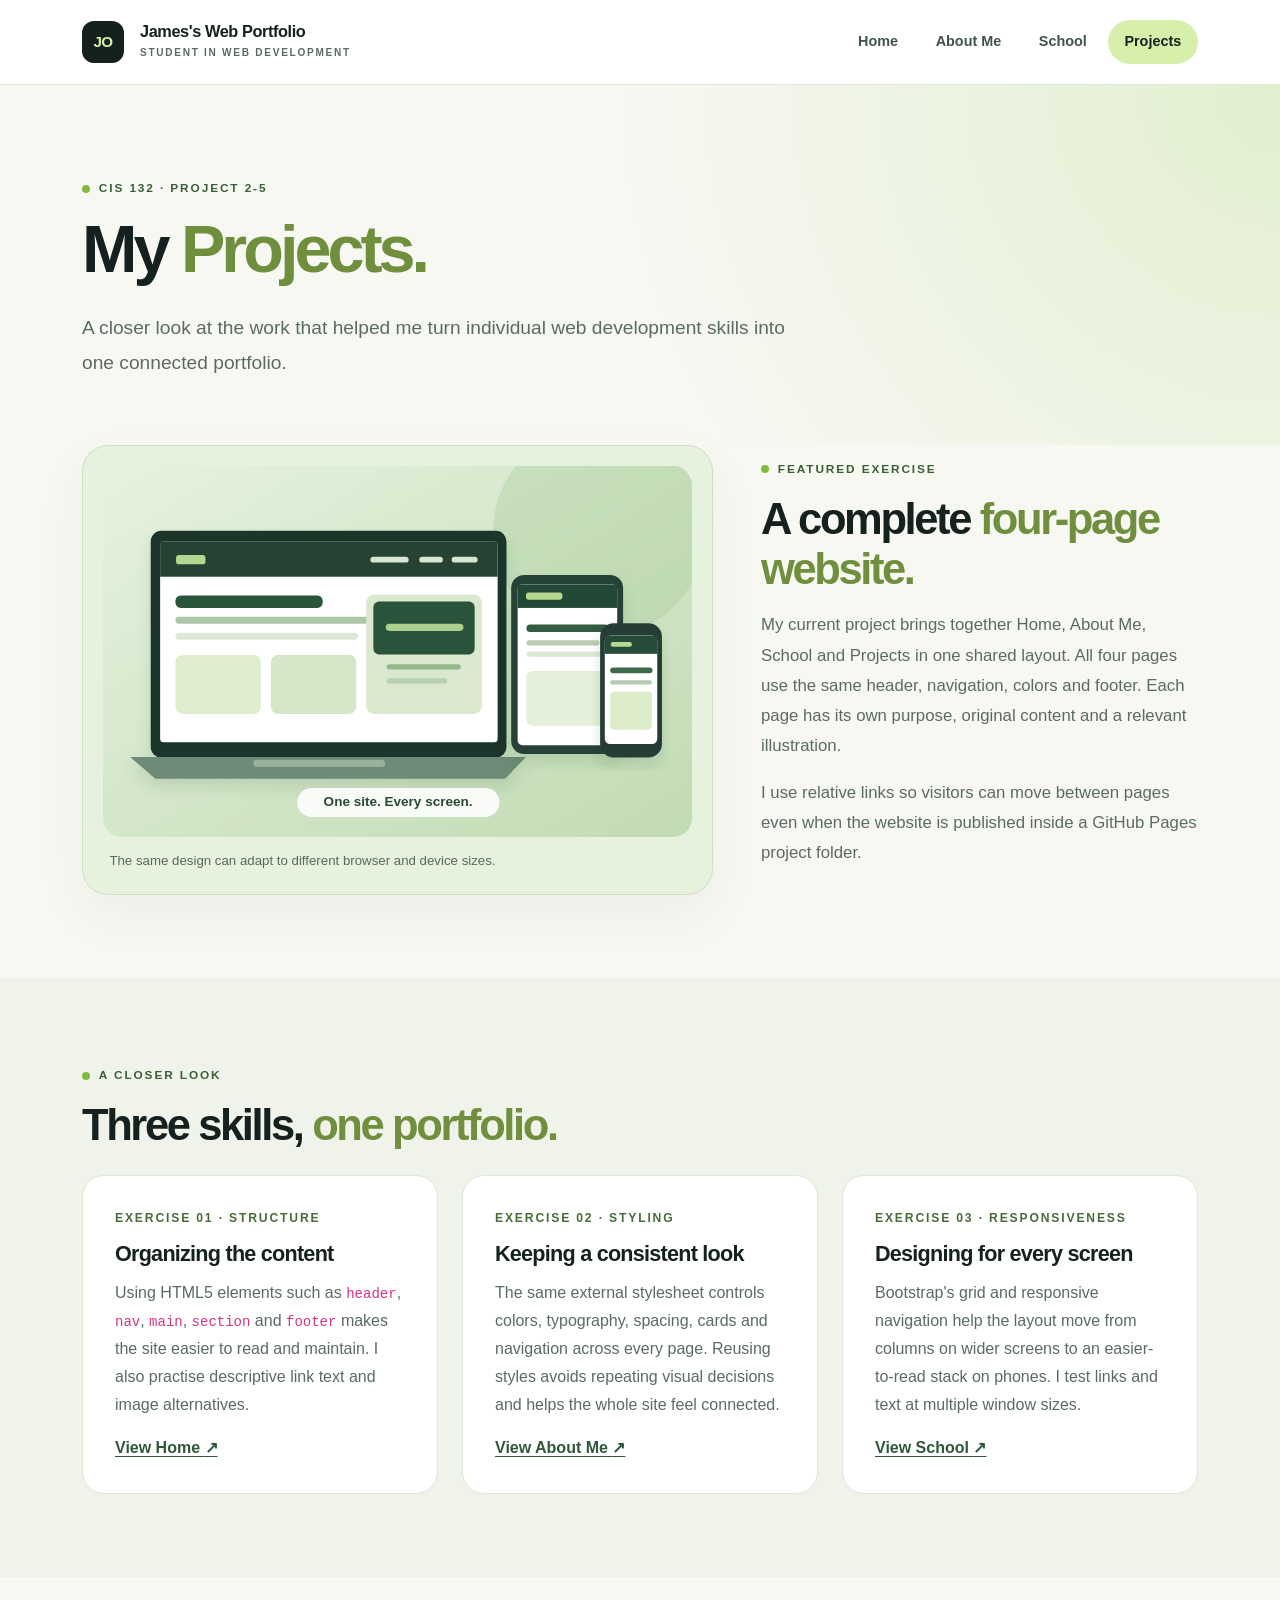
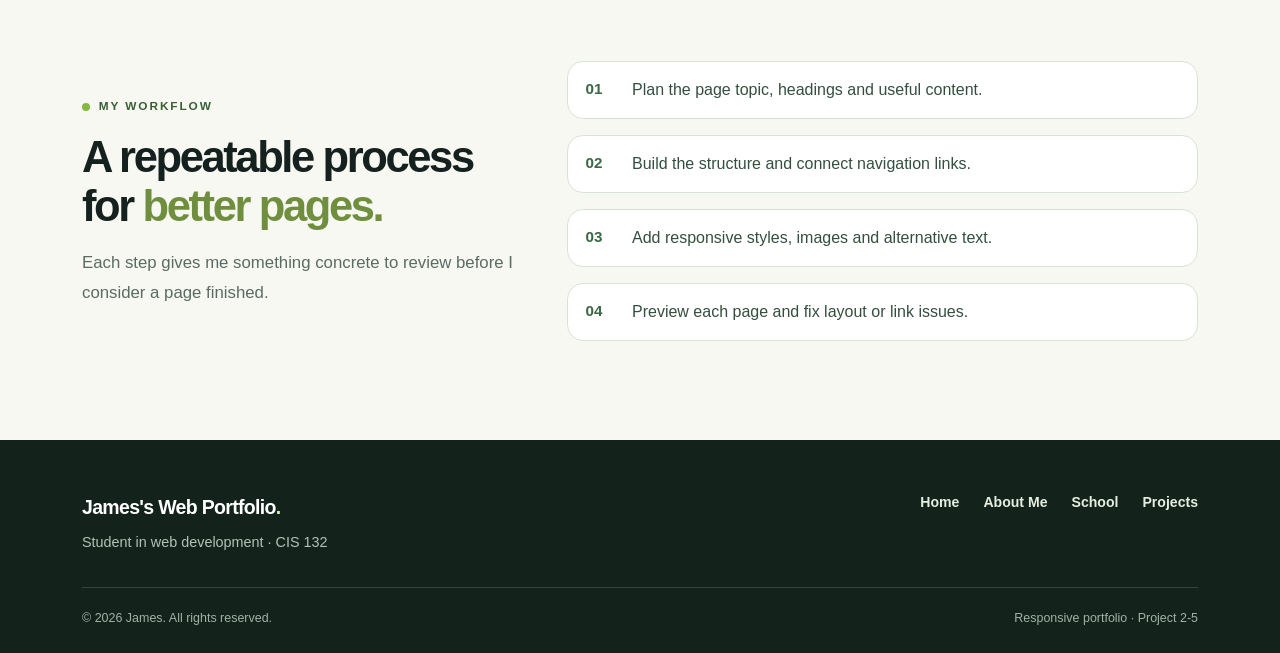
<file: projects.html>
<!doctype html>
<html lang="en">
<head>
  <meta charset="utf-8">
  <meta name="viewport" content="width=device-width, initial-scale=1">
  <meta name="description" content="Portfolio projects and web development practice by James Ogochukwu.">
  <meta name="author" content="James Ogochukwu">
  <meta name="theme-color" content="#15211f">
  <title>Projects | James's Web Portfolio</title>
  <!-- Bootstrap 5.3.8 included locally from the user-provided Bootstrap examples archive. -->
  <!-- CSS fallback: the site still looks correct if this asset is missing on GitHub. -->
  <style id="bootstrap-fallback">@charset "UTF-8";/*!
 * Bootstrap  v5.3.8 (https://getbootstrap.com/)
 * Copyright 2011-2025 The Bootstrap Authors
 * Licensed under MIT (https://github.com/twbs/bootstrap/blob/main/LICENSE)
 */:root,[data-bs-theme=light]{--bs-blue:#0d6efd;--bs-indigo:#6610f2;--bs-purple:#6f42c1;--bs-pink:#d63384;--bs-red:#dc3545;--bs-orange:#fd7e14;--bs-yellow:#ffc107;--bs-green:#198754;--bs-teal:#20c997;--bs-cyan:#0dcaf0;--bs-black:#000;--bs-white:#fff;--bs-gray:#6c757d;--bs-gray-dark:#343a40;--bs-gray-100:#f8f9fa;--bs-gray-200:#e9ecef;--bs-gray-300:#dee2e6;--bs-gray-400:#ced4da;--bs-gray-500:#adb5bd;--bs-gray-600:#6c757d;--bs-gray-700:#495057;--bs-gray-800:#343a40;--bs-gray-900:#212529;--bs-primary:#0d6efd;--bs-secondary:#6c757d;--bs-success:#198754;--bs-info:#0dcaf0;--bs-warning:#ffc107;--bs-danger:#dc3545;--bs-light:#f8f9fa;--bs-dark:#212529;--bs-primary-rgb:13,110,253;--bs-secondary-rgb:108,117,125;--bs-success-rgb:25,135,84;--bs-info-rgb:13,202,240;--bs-warning-rgb:255,193,7;--bs-danger-rgb:220,53,69;--bs-light-rgb:248,249,250;--bs-dark-rgb:33,37,41;--bs-primary-text-emphasis:#052c65;--bs-secondary-text-emphasis:#2b2f32;--bs-success-text-emphasis:#0a3622;--bs-info-text-emphasis:#055160;--bs-warning-text-emphasis:#664d03;--bs-danger-text-emphasis:#58151c;--bs-light-text-emphasis:#495057;--bs-dark-text-emphasis:#495057;--bs-primary-bg-subtle:#cfe2ff;--bs-secondary-bg-subtle:#e2e3e5;--bs-success-bg-subtle:#d1e7dd;--bs-info-bg-subtle:#cff4fc;--bs-warning-bg-subtle:#fff3cd;--bs-danger-bg-subtle:#f8d7da;--bs-light-bg-subtle:#fcfcfd;--bs-dark-bg-subtle:#ced4da;--bs-primary-border-subtle:#9ec5fe;--bs-secondary-border-subtle:#c4c8cb;--bs-success-border-subtle:#a3cfbb;--bs-info-border-subtle:#9eeaf9;--bs-warning-border-subtle:#ffe69c;--bs-danger-border-subtle:#f1aeb5;--bs-light-border-subtle:#e9ecef;--bs-dark-border-subtle:#adb5bd;--bs-white-rgb:255,255,255;--bs-black-rgb:0,0,0;--bs-font-sans-serif:system-ui,-apple-system,"Segoe UI",Roboto,"Helvetica Neue","Noto Sans","Liberation Sans",Arial,sans-serif,"Apple Color Emoji","Segoe UI Emoji","Segoe UI Symbol","Noto Color Emoji";--bs-font-monospace:SFMono-Regular,Menlo,Monaco,Consolas,"Liberation Mono","Courier New",monospace;--bs-gradient:linear-gradient(180deg, rgba(255, 255, 255, 0.15), rgba(255, 255, 255, 0));--bs-body-font-family:var(--bs-font-sans-serif);--bs-body-font-size:1rem;--bs-body-font-weight:400;--bs-body-line-height:1.5;--bs-body-color:#212529;--bs-body-color-rgb:33,37,41;--bs-body-bg:#fff;--bs-body-bg-rgb:255,255,255;--bs-emphasis-color:#000;--bs-emphasis-color-rgb:0,0,0;--bs-secondary-color:rgba(33, 37, 41, 0.75);--bs-secondary-color-rgb:33,37,41;--bs-secondary-bg:#e9ecef;--bs-secondary-bg-rgb:233,236,239;--bs-tertiary-color:rgba(33, 37, 41, 0.5);--bs-tertiary-color-rgb:33,37,41;--bs-tertiary-bg:#f8f9fa;--bs-tertiary-bg-rgb:248,249,250;--bs-heading-color:inherit;--bs-link-color:#0d6efd;--bs-link-color-rgb:13,110,253;--bs-link-decoration:underline;--bs-link-hover-color:#0a58ca;--bs-link-hover-color-rgb:10,88,202;--bs-code-color:#d63384;--bs-highlight-color:#212529;--bs-highlight-bg:#fff3cd;--bs-border-width:1px;--bs-border-style:solid;--bs-border-color:#dee2e6;--bs-border-color-translucent:rgba(0, 0, 0, 0.175);--bs-border-radius:0.375rem;--bs-border-radius-sm:0.25rem;--bs-border-radius-lg:0.5rem;--bs-border-radius-xl:1rem;--bs-border-radius-xxl:2rem;--bs-border-radius-2xl:var(--bs-border-radius-xxl);--bs-border-radius-pill:50rem;--bs-box-shadow:0 0.5rem 1rem rgba(0, 0, 0, 0.15);--bs-box-shadow-sm:0 0.125rem 0.25rem rgba(0, 0, 0, 0.075);--bs-box-shadow-lg:0 1rem 3rem rgba(0, 0, 0, 0.175);--bs-box-shadow-inset:inset 0 1px 2px rgba(0, 0, 0, 0.075);--bs-focus-ring-width:0.25rem;--bs-focus-ring-opacity:0.25;--bs-focus-ring-color:rgba(13, 110, 253, 0.25);--bs-form-valid-color:#198754;--bs-form-valid-border-color:#198754;--bs-form-invalid-color:#dc3545;--bs-form-invalid-border-color:#dc3545}[data-bs-theme=dark]{color-scheme:dark;--bs-body-color:#dee2e6;--bs-body-color-rgb:222,226,230;--bs-body-bg:#212529;--bs-body-bg-rgb:33,37,41;--bs-emphasis-color:#fff;--bs-emphasis-color-rgb:255,255,255;--bs-secondary-color:rgba(222, 226, 230, 0.75);--bs-secondary-color-rgb:222,226,230;--bs-secondary-bg:#343a40;--bs-secondary-bg-rgb:52,58,64;--bs-tertiary-color:rgba(222, 226, 230, 0.5);--bs-tertiary-color-rgb:222,226,230;--bs-tertiary-bg:#2b3035;--bs-tertiary-bg-rgb:43,48,53;--bs-primary-text-emphasis:#6ea8fe;--bs-secondary-text-emphasis:#a7acb1;--bs-success-text-emphasis:#75b798;--bs-info-text-emphasis:#6edff6;--bs-warning-text-emphasis:#ffda6a;--bs-danger-text-emphasis:#ea868f;--bs-light-text-emphasis:#f8f9fa;--bs-dark-text-emphasis:#dee2e6;--bs-primary-bg-subtle:#031633;--bs-secondary-bg-subtle:#161719;--bs-success-bg-subtle:#051b11;--bs-info-bg-subtle:#032830;--bs-warning-bg-subtle:#332701;--bs-danger-bg-subtle:#2c0b0e;--bs-light-bg-subtle:#343a40;--bs-dark-bg-subtle:#1a1d20;--bs-primary-border-subtle:#084298;--bs-secondary-border-subtle:#41464b;--bs-success-border-subtle:#0f5132;--bs-info-border-subtle:#087990;--bs-warning-border-subtle:#997404;--bs-danger-border-subtle:#842029;--bs-light-border-subtle:#495057;--bs-dark-border-subtle:#343a40;--bs-heading-color:inherit;--bs-link-color:#6ea8fe;--bs-link-hover-color:#8bb9fe;--bs-link-color-rgb:110,168,254;--bs-link-hover-color-rgb:139,185,254;--bs-code-color:#e685b5;--bs-highlight-color:#dee2e6;--bs-highlight-bg:#664d03;--bs-border-color:#495057;--bs-border-color-translucent:rgba(255, 255, 255, 0.15);--bs-form-valid-color:#75b798;--bs-form-valid-border-color:#75b798;--bs-form-invalid-color:#ea868f;--bs-form-invalid-border-color:#ea868f}*,::after,::before{box-sizing:border-box}@media (prefers-reduced-motion:no-preference){:root{scroll-behavior:smooth}}body{margin:0;font-family:var(--bs-body-font-family);font-size:var(--bs-body-font-size);font-weight:var(--bs-body-font-weight);line-height:var(--bs-body-line-height);color:var(--bs-body-color);text-align:var(--bs-body-text-align);background-color:var(--bs-body-bg);-webkit-text-size-adjust:100%;-webkit-tap-highlight-color:transparent}hr{margin:1rem 0;color:inherit;border:0;border-top:var(--bs-border-width) solid;opacity:.25}.h1,.h2,.h3,.h4,.h5,.h6,h1,h2,h3,h4,h5,h6{margin-top:0;margin-bottom:.5rem;font-weight:500;line-height:1.2;color:var(--bs-heading-color)}.h1,h1{font-size:calc(1.375rem + 1.5vw)}@media (min-width:1200px){.h1,h1{font-size:2.5rem}}.h2,h2{font-size:calc(1.325rem + .9vw)}@media (min-width:1200px){.h2,h2{font-size:2rem}}.h3,h3{font-size:calc(1.3rem + .6vw)}@media (min-width:1200px){.h3,h3{font-size:1.75rem}}.h4,h4{font-size:calc(1.275rem + .3vw)}@media (min-width:1200px){.h4,h4{font-size:1.5rem}}.h5,h5{font-size:1.25rem}.h6,h6{font-size:1rem}p{margin-top:0;margin-bottom:1rem}abbr[title]{-webkit-text-decoration:underline dotted;text-decoration:underline dotted;cursor:help;-webkit-text-decoration-skip-ink:none;text-decoration-skip-ink:none}address{margin-bottom:1rem;font-style:normal;line-height:inherit}ol,ul{padding-left:2rem}dl,ol,ul{margin-top:0;margin-bottom:1rem}ol ol,ol ul,ul ol,ul ul{margin-bottom:0}dt{font-weight:700}dd{margin-bottom:.5rem;margin-left:0}blockquote{margin:0 0 1rem}b,strong{font-weight:bolder}.small,small{font-size:.875em}.mark,mark{padding:.1875em;color:var(--bs-highlight-color);background-color:var(--bs-highlight-bg)}sub,sup{position:relative;font-size:.75em;line-height:0;vertical-align:baseline}sub{bottom:-.25em}sup{top:-.5em}a{color:rgba(var(--bs-link-color-rgb),var(--bs-link-opacity,1));text-decoration:underline}a:hover{--bs-link-color-rgb:var(--bs-link-hover-color-rgb)}a:not([href]):not([class]),a:not([href]):not([class]):hover{color:inherit;text-decoration:none}code,kbd,pre,samp{font-family:var(--bs-font-monospace);font-size:1em}pre{display:block;margin-top:0;margin-bottom:1rem;overflow:auto;font-size:.875em}pre code{font-size:inherit;color:inherit;word-break:normal}code{font-size:.875em;color:var(--bs-code-color);word-wrap:break-word}a>code{color:inherit}kbd{padding:.1875rem .375rem;font-size:.875em;color:var(--bs-body-bg);background-color:var(--bs-body-color);border-radius:.25rem}kbd kbd{padding:0;font-size:1em}figure{margin:0 0 1rem}img,svg{vertical-align:middle}table{caption-side:bottom;border-collapse:collapse}caption{padding-top:.5rem;padding-bottom:.5rem;color:var(--bs-secondary-color);text-align:left}th{text-align:inherit;text-align:-webkit-match-parent}tbody,td,tfoot,th,thead,tr{border-color:inherit;border-style:solid;border-width:0}label{display:inline-block}button{border-radius:0}button:focus:not(:focus-visible){outline:0}button,input,optgroup,select,textarea{margin:0;font-family:inherit;font-size:inherit;line-height:inherit}button,select{text-transform:none}[role=button]{cursor:pointer}select{word-wrap:normal}select:disabled{opacity:1}[list]:not([type=date]):not([type=datetime-local]):not([type=month]):not([type=week]):not([type=time])::-webkit-calendar-picker-indicator{display:none!important}[type=button],[type=reset],[type=submit],button{-webkit-appearance:button}[type=button]:not(:disabled),[type=reset]:not(:disabled),[type=submit]:not(:disabled),button:not(:disabled){cursor:pointer}::-moz-focus-inner{padding:0;border-style:none}textarea{resize:vertical}fieldset{min-width:0;padding:0;margin:0;border:0}legend{float:left;width:100%;padding:0;margin-bottom:.5rem;line-height:inherit;font-size:calc(1.275rem + .3vw)}@media (min-width:1200px){legend{font-size:1.5rem}}legend+*{clear:left}::-webkit-datetime-edit-day-field,::-webkit-datetime-edit-fields-wrapper,::-webkit-datetime-edit-hour-field,::-webkit-datetime-edit-minute,::-webkit-datetime-edit-month-field,::-webkit-datetime-edit-text,::-webkit-datetime-edit-year-field{padding:0}::-webkit-inner-spin-button{height:auto}[type=search]{-webkit-appearance:textfield;outline-offset:-2px}[type=search]::-webkit-search-cancel-button{cursor:pointer;filter:grayscale(1)}::-webkit-search-decoration{-webkit-appearance:none}::-webkit-color-swatch-wrapper{padding:0}::-webkit-file-upload-button{font:inherit;-webkit-appearance:button}::file-selector-button{font:inherit;-webkit-appearance:button}output{display:inline-block}iframe{border:0}summary{display:list-item;cursor:pointer}progress{vertical-align:baseline}[hidden]{display:none!important}.lead{font-size:1.25rem;font-weight:300}.display-1{font-weight:300;line-height:1.2;font-size:calc(1.625rem + 4.5vw)}@media (min-width:1200px){.display-1{font-size:5rem}}.display-2{font-weight:300;line-height:1.2;font-size:calc(1.575rem + 3.9vw)}@media (min-width:1200px){.display-2{font-size:4.5rem}}.display-3{font-weight:300;line-height:1.2;font-size:calc(1.525rem + 3.3vw)}@media (min-width:1200px){.display-3{font-size:4rem}}.display-4{font-weight:300;line-height:1.2;font-size:calc(1.475rem + 2.7vw)}@media (min-width:1200px){.display-4{font-size:3.5rem}}.display-5{font-weight:300;line-height:1.2;font-size:calc(1.425rem + 2.1vw)}@media (min-width:1200px){.display-5{font-size:3rem}}.display-6{font-weight:300;line-height:1.2;font-size:calc(1.375rem + 1.5vw)}@media (min-width:1200px){.display-6{font-size:2.5rem}}.list-unstyled{padding-left:0;list-style:none}.list-inline{padding-left:0;list-style:none}.list-inline-item{display:inline-block}.list-inline-item:not(:last-child){margin-right:.5rem}.initialism{font-size:.875em;text-transform:uppercase}.blockquote{margin-bottom:1rem;font-size:1.25rem}.blockquote>:last-child{margin-bottom:0}.blockquote-footer{margin-top:-1rem;margin-bottom:1rem;font-size:.875em;color:#6c757d}.blockquote-footer::before{content:"— "}.img-fluid{max-width:100%;height:auto}.img-thumbnail{padding:.25rem;background-color:var(--bs-body-bg);border:var(--bs-border-width) solid var(--bs-border-color);border-radius:var(--bs-border-radius);max-width:100%;height:auto}.figure{display:inline-block}.figure-img{margin-bottom:.5rem;line-height:1}.figure-caption{font-size:.875em;color:var(--bs-secondary-color)}.container,.container-fluid,.container-lg,.container-md,.container-sm,.container-xl,.container-xxl{--bs-gutter-x:1.5rem;--bs-gutter-y:0;width:100%;padding-right:calc(var(--bs-gutter-x) * .5);padding-left:calc(var(--bs-gutter-x) * .5);margin-right:auto;margin-left:auto}@media (min-width:576px){.container,.container-sm{max-width:540px}}@media (min-width:768px){.container,.container-md,.container-sm{max-width:720px}}@media (min-width:992px){.container,.container-lg,.container-md,.container-sm{max-width:960px}}@media (min-width:1200px){.container,.container-lg,.container-md,.container-sm,.container-xl{max-width:1140px}}@media (min-width:1400px){.container,.container-lg,.container-md,.container-sm,.container-xl,.container-xxl{max-width:1320px}}:root{--bs-breakpoint-xs:0;--bs-breakpoint-sm:576px;--bs-breakpoint-md:768px;--bs-breakpoint-lg:992px;--bs-breakpoint-xl:1200px;--bs-breakpoint-xxl:1400px}.row{--bs-gutter-x:1.5rem;--bs-gutter-y:0;display:flex;flex-wrap:wrap;margin-top:calc(-1 * var(--bs-gutter-y));margin-right:calc(-.5 * var(--bs-gutter-x));margin-left:calc(-.5 * var(--bs-gutter-x))}.row>*{flex-shrink:0;width:100%;max-width:100%;padding-right:calc(var(--bs-gutter-x) * .5);padding-left:calc(var(--bs-gutter-x) * .5);margin-top:var(--bs-gutter-y)}.col{flex:1 0 0}.row-cols-auto>*{flex:0 0 auto;width:auto}.row-cols-1>*{flex:0 0 auto;width:100%}.row-cols-2>*{flex:0 0 auto;width:50%}.row-cols-3>*{flex:0 0 auto;width:33.33333333%}.row-cols-4>*{flex:0 0 auto;width:25%}.row-cols-5>*{flex:0 0 auto;width:20%}.row-cols-6>*{flex:0 0 auto;width:16.66666667%}.col-auto{flex:0 0 auto;width:auto}.col-1{flex:0 0 auto;width:8.33333333%}.col-2{flex:0 0 auto;width:16.66666667%}.col-3{flex:0 0 auto;width:25%}.col-4{flex:0 0 auto;width:33.33333333%}.col-5{flex:0 0 auto;width:41.66666667%}.col-6{flex:0 0 auto;width:50%}.col-7{flex:0 0 auto;width:58.33333333%}.col-8{flex:0 0 auto;width:66.66666667%}.col-9{flex:0 0 auto;width:75%}.col-10{flex:0 0 auto;width:83.33333333%}.col-11{flex:0 0 auto;width:91.66666667%}.col-12{flex:0 0 auto;width:100%}.offset-1{margin-left:8.33333333%}.offset-2{margin-left:16.66666667%}.offset-3{margin-left:25%}.offset-4{margin-left:33.33333333%}.offset-5{margin-left:41.66666667%}.offset-6{margin-left:50%}.offset-7{margin-left:58.33333333%}.offset-8{margin-left:66.66666667%}.offset-9{margin-left:75%}.offset-10{margin-left:83.33333333%}.offset-11{margin-left:91.66666667%}.g-0,.gx-0{--bs-gutter-x:0}.g-0,.gy-0{--bs-gutter-y:0}.g-1,.gx-1{--bs-gutter-x:0.25rem}.g-1,.gy-1{--bs-gutter-y:0.25rem}.g-2,.gx-2{--bs-gutter-x:0.5rem}.g-2,.gy-2{--bs-gutter-y:0.5rem}.g-3,.gx-3{--bs-gutter-x:1rem}.g-3,.gy-3{--bs-gutter-y:1rem}.g-4,.gx-4{--bs-gutter-x:1.5rem}.g-4,.gy-4{--bs-gutter-y:1.5rem}.g-5,.gx-5{--bs-gutter-x:3rem}.g-5,.gy-5{--bs-gutter-y:3rem}@media (min-width:576px){.col-sm{flex:1 0 0}.row-cols-sm-auto>*{flex:0 0 auto;width:auto}.row-cols-sm-1>*{flex:0 0 auto;width:100%}.row-cols-sm-2>*{flex:0 0 auto;width:50%}.row-cols-sm-3>*{flex:0 0 auto;width:33.33333333%}.row-cols-sm-4>*{flex:0 0 auto;width:25%}.row-cols-sm-5>*{flex:0 0 auto;width:20%}.row-cols-sm-6>*{flex:0 0 auto;width:16.66666667%}.col-sm-auto{flex:0 0 auto;width:auto}.col-sm-1{flex:0 0 auto;width:8.33333333%}.col-sm-2{flex:0 0 auto;width:16.66666667%}.col-sm-3{flex:0 0 auto;width:25%}.col-sm-4{flex:0 0 auto;width:33.33333333%}.col-sm-5{flex:0 0 auto;width:41.66666667%}.col-sm-6{flex:0 0 auto;width:50%}.col-sm-7{flex:0 0 auto;width:58.33333333%}.col-sm-8{flex:0 0 auto;width:66.66666667%}.col-sm-9{flex:0 0 auto;width:75%}.col-sm-10{flex:0 0 auto;width:83.33333333%}.col-sm-11{flex:0 0 auto;width:91.66666667%}.col-sm-12{flex:0 0 auto;width:100%}.offset-sm-0{margin-left:0}.offset-sm-1{margin-left:8.33333333%}.offset-sm-2{margin-left:16.66666667%}.offset-sm-3{margin-left:25%}.offset-sm-4{margin-left:33.33333333%}.offset-sm-5{margin-left:41.66666667%}.offset-sm-6{margin-left:50%}.offset-sm-7{margin-left:58.33333333%}.offset-sm-8{margin-left:66.66666667%}.offset-sm-9{margin-left:75%}.offset-sm-10{margin-left:83.33333333%}.offset-sm-11{margin-left:91.66666667%}.g-sm-0,.gx-sm-0{--bs-gutter-x:0}.g-sm-0,.gy-sm-0{--bs-gutter-y:0}.g-sm-1,.gx-sm-1{--bs-gutter-x:0.25rem}.g-sm-1,.gy-sm-1{--bs-gutter-y:0.25rem}.g-sm-2,.gx-sm-2{--bs-gutter-x:0.5rem}.g-sm-2,.gy-sm-2{--bs-gutter-y:0.5rem}.g-sm-3,.gx-sm-3{--bs-gutter-x:1rem}.g-sm-3,.gy-sm-3{--bs-gutter-y:1rem}.g-sm-4,.gx-sm-4{--bs-gutter-x:1.5rem}.g-sm-4,.gy-sm-4{--bs-gutter-y:1.5rem}.g-sm-5,.gx-sm-5{--bs-gutter-x:3rem}.g-sm-5,.gy-sm-5{--bs-gutter-y:3rem}}@media (min-width:768px){.col-md{flex:1 0 0}.row-cols-md-auto>*{flex:0 0 auto;width:auto}.row-cols-md-1>*{flex:0 0 auto;width:100%}.row-cols-md-2>*{flex:0 0 auto;width:50%}.row-cols-md-3>*{flex:0 0 auto;width:33.33333333%}.row-cols-md-4>*{flex:0 0 auto;width:25%}.row-cols-md-5>*{flex:0 0 auto;width:20%}.row-cols-md-6>*{flex:0 0 auto;width:16.66666667%}.col-md-auto{flex:0 0 auto;width:auto}.col-md-1{flex:0 0 auto;width:8.33333333%}.col-md-2{flex:0 0 auto;width:16.66666667%}.col-md-3{flex:0 0 auto;width:25%}.col-md-4{flex:0 0 auto;width:33.33333333%}.col-md-5{flex:0 0 auto;width:41.66666667%}.col-md-6{flex:0 0 auto;width:50%}.col-md-7{flex:0 0 auto;width:58.33333333%}.col-md-8{flex:0 0 auto;width:66.66666667%}.col-md-9{flex:0 0 auto;width:75%}.col-md-10{flex:0 0 auto;width:83.33333333%}.col-md-11{flex:0 0 auto;width:91.66666667%}.col-md-12{flex:0 0 auto;width:100%}.offset-md-0{margin-left:0}.offset-md-1{margin-left:8.33333333%}.offset-md-2{margin-left:16.66666667%}.offset-md-3{margin-left:25%}.offset-md-4{margin-left:33.33333333%}.offset-md-5{margin-left:41.66666667%}.offset-md-6{margin-left:50%}.offset-md-7{margin-left:58.33333333%}.offset-md-8{margin-left:66.66666667%}.offset-md-9{margin-left:75%}.offset-md-10{margin-left:83.33333333%}.offset-md-11{margin-left:91.66666667%}.g-md-0,.gx-md-0{--bs-gutter-x:0}.g-md-0,.gy-md-0{--bs-gutter-y:0}.g-md-1,.gx-md-1{--bs-gutter-x:0.25rem}.g-md-1,.gy-md-1{--bs-gutter-y:0.25rem}.g-md-2,.gx-md-2{--bs-gutter-x:0.5rem}.g-md-2,.gy-md-2{--bs-gutter-y:0.5rem}.g-md-3,.gx-md-3{--bs-gutter-x:1rem}.g-md-3,.gy-md-3{--bs-gutter-y:1rem}.g-md-4,.gx-md-4{--bs-gutter-x:1.5rem}.g-md-4,.gy-md-4{--bs-gutter-y:1.5rem}.g-md-5,.gx-md-5{--bs-gutter-x:3rem}.g-md-5,.gy-md-5{--bs-gutter-y:3rem}}@media (min-width:992px){.col-lg{flex:1 0 0}.row-cols-lg-auto>*{flex:0 0 auto;width:auto}.row-cols-lg-1>*{flex:0 0 auto;width:100%}.row-cols-lg-2>*{flex:0 0 auto;width:50%}.row-cols-lg-3>*{flex:0 0 auto;width:33.33333333%}.row-cols-lg-4>*{flex:0 0 auto;width:25%}.row-cols-lg-5>*{flex:0 0 auto;width:20%}.row-cols-lg-6>*{flex:0 0 auto;width:16.66666667%}.col-lg-auto{flex:0 0 auto;width:auto}.col-lg-1{flex:0 0 auto;width:8.33333333%}.col-lg-2{flex:0 0 auto;width:16.66666667%}.col-lg-3{flex:0 0 auto;width:25%}.col-lg-4{flex:0 0 auto;width:33.33333333%}.col-lg-5{flex:0 0 auto;width:41.66666667%}.col-lg-6{flex:0 0 auto;width:50%}.col-lg-7{flex:0 0 auto;width:58.33333333%}.col-lg-8{flex:0 0 auto;width:66.66666667%}.col-lg-9{flex:0 0 auto;width:75%}.col-lg-10{flex:0 0 auto;width:83.33333333%}.col-lg-11{flex:0 0 auto;width:91.66666667%}.col-lg-12{flex:0 0 auto;width:100%}.offset-lg-0{margin-left:0}.offset-lg-1{margin-left:8.33333333%}.offset-lg-2{margin-left:16.66666667%}.offset-lg-3{margin-left:25%}.offset-lg-4{margin-left:33.33333333%}.offset-lg-5{margin-left:41.66666667%}.offset-lg-6{margin-left:50%}.offset-lg-7{margin-left:58.33333333%}.offset-lg-8{margin-left:66.66666667%}.offset-lg-9{margin-left:75%}.offset-lg-10{margin-left:83.33333333%}.offset-lg-11{margin-left:91.66666667%}.g-lg-0,.gx-lg-0{--bs-gutter-x:0}.g-lg-0,.gy-lg-0{--bs-gutter-y:0}.g-lg-1,.gx-lg-1{--bs-gutter-x:0.25rem}.g-lg-1,.gy-lg-1{--bs-gutter-y:0.25rem}.g-lg-2,.gx-lg-2{--bs-gutter-x:0.5rem}.g-lg-2,.gy-lg-2{--bs-gutter-y:0.5rem}.g-lg-3,.gx-lg-3{--bs-gutter-x:1rem}.g-lg-3,.gy-lg-3{--bs-gutter-y:1rem}.g-lg-4,.gx-lg-4{--bs-gutter-x:1.5rem}.g-lg-4,.gy-lg-4{--bs-gutter-y:1.5rem}.g-lg-5,.gx-lg-5{--bs-gutter-x:3rem}.g-lg-5,.gy-lg-5{--bs-gutter-y:3rem}}@media (min-width:1200px){.col-xl{flex:1 0 0}.row-cols-xl-auto>*{flex:0 0 auto;width:auto}.row-cols-xl-1>*{flex:0 0 auto;width:100%}.row-cols-xl-2>*{flex:0 0 auto;width:50%}.row-cols-xl-3>*{flex:0 0 auto;width:33.33333333%}.row-cols-xl-4>*{flex:0 0 auto;width:25%}.row-cols-xl-5>*{flex:0 0 auto;width:20%}.row-cols-xl-6>*{flex:0 0 auto;width:16.66666667%}.col-xl-auto{flex:0 0 auto;width:auto}.col-xl-1{flex:0 0 auto;width:8.33333333%}.col-xl-2{flex:0 0 auto;width:16.66666667%}.col-xl-3{flex:0 0 auto;width:25%}.col-xl-4{flex:0 0 auto;width:33.33333333%}.col-xl-5{flex:0 0 auto;width:41.66666667%}.col-xl-6{flex:0 0 auto;width:50%}.col-xl-7{flex:0 0 auto;width:58.33333333%}.col-xl-8{flex:0 0 auto;width:66.66666667%}.col-xl-9{flex:0 0 auto;width:75%}.col-xl-10{flex:0 0 auto;width:83.33333333%}.col-xl-11{flex:0 0 auto;width:91.66666667%}.col-xl-12{flex:0 0 auto;width:100%}.offset-xl-0{margin-left:0}.offset-xl-1{margin-left:8.33333333%}.offset-xl-2{margin-left:16.66666667%}.offset-xl-3{margin-left:25%}.offset-xl-4{margin-left:33.33333333%}.offset-xl-5{margin-left:41.66666667%}.offset-xl-6{margin-left:50%}.offset-xl-7{margin-left:58.33333333%}.offset-xl-8{margin-left:66.66666667%}.offset-xl-9{margin-left:75%}.offset-xl-10{margin-left:83.33333333%}.offset-xl-11{margin-left:91.66666667%}.g-xl-0,.gx-xl-0{--bs-gutter-x:0}.g-xl-0,.gy-xl-0{--bs-gutter-y:0}.g-xl-1,.gx-xl-1{--bs-gutter-x:0.25rem}.g-xl-1,.gy-xl-1{--bs-gutter-y:0.25rem}.g-xl-2,.gx-xl-2{--bs-gutter-x:0.5rem}.g-xl-2,.gy-xl-2{--bs-gutter-y:0.5rem}.g-xl-3,.gx-xl-3{--bs-gutter-x:1rem}.g-xl-3,.gy-xl-3{--bs-gutter-y:1rem}.g-xl-4,.gx-xl-4{--bs-gutter-x:1.5rem}.g-xl-4,.gy-xl-4{--bs-gutter-y:1.5rem}.g-xl-5,.gx-xl-5{--bs-gutter-x:3rem}.g-xl-5,.gy-xl-5{--bs-gutter-y:3rem}}@media (min-width:1400px){.col-xxl{flex:1 0 0}.row-cols-xxl-auto>*{flex:0 0 auto;width:auto}.row-cols-xxl-1>*{flex:0 0 auto;width:100%}.row-cols-xxl-2>*{flex:0 0 auto;width:50%}.row-cols-xxl-3>*{flex:0 0 auto;width:33.33333333%}.row-cols-xxl-4>*{flex:0 0 auto;width:25%}.row-cols-xxl-5>*{flex:0 0 auto;width:20%}.row-cols-xxl-6>*{flex:0 0 auto;width:16.66666667%}.col-xxl-auto{flex:0 0 auto;width:auto}.col-xxl-1{flex:0 0 auto;width:8.33333333%}.col-xxl-2{flex:0 0 auto;width:16.66666667%}.col-xxl-3{flex:0 0 auto;width:25%}.col-xxl-4{flex:0 0 auto;width:33.33333333%}.col-xxl-5{flex:0 0 auto;width:41.66666667%}.col-xxl-6{flex:0 0 auto;width:50%}.col-xxl-7{flex:0 0 auto;width:58.33333333%}.col-xxl-8{flex:0 0 auto;width:66.66666667%}.col-xxl-9{flex:0 0 auto;width:75%}.col-xxl-10{flex:0 0 auto;width:83.33333333%}.col-xxl-11{flex:0 0 auto;width:91.66666667%}.col-xxl-12{flex:0 0 auto;width:100%}.offset-xxl-0{margin-left:0}.offset-xxl-1{margin-left:8.33333333%}.offset-xxl-2{margin-left:16.66666667%}.offset-xxl-3{margin-left:25%}.offset-xxl-4{margin-left:33.33333333%}.offset-xxl-5{margin-left:41.66666667%}.offset-xxl-6{margin-left:50%}.offset-xxl-7{margin-left:58.33333333%}.offset-xxl-8{margin-left:66.66666667%}.offset-xxl-9{margin-left:75%}.offset-xxl-10{margin-left:83.33333333%}.offset-xxl-11{margin-left:91.66666667%}.g-xxl-0,.gx-xxl-0{--bs-gutter-x:0}.g-xxl-0,.gy-xxl-0{--bs-gutter-y:0}.g-xxl-1,.gx-xxl-1{--bs-gutter-x:0.25rem}.g-xxl-1,.gy-xxl-1{--bs-gutter-y:0.25rem}.g-xxl-2,.gx-xxl-2{--bs-gutter-x:0.5rem}.g-xxl-2,.gy-xxl-2{--bs-gutter-y:0.5rem}.g-xxl-3,.gx-xxl-3{--bs-gutter-x:1rem}.g-xxl-3,.gy-xxl-3{--bs-gutter-y:1rem}.g-xxl-4,.gx-xxl-4{--bs-gutter-x:1.5rem}.g-xxl-4,.gy-xxl-4{--bs-gutter-y:1.5rem}.g-xxl-5,.gx-xxl-5{--bs-gutter-x:3rem}.g-xxl-5,.gy-xxl-5{--bs-gutter-y:3rem}}.table{--bs-table-color-type:initial;--bs-table-bg-type:initial;--bs-table-color-state:initial;--bs-table-bg-state:initial;--bs-table-color:var(--bs-emphasis-color);--bs-table-bg:var(--bs-body-bg);--bs-table-border-color:var(--bs-border-color);--bs-table-accent-bg:transparent;--bs-table-striped-color:var(--bs-emphasis-color);--bs-table-striped-bg:rgba(var(--bs-emphasis-color-rgb), 0.05);--bs-table-active-color:var(--bs-emphasis-color);--bs-table-active-bg:rgba(var(--bs-emphasis-color-rgb), 0.1);--bs-table-hover-color:var(--bs-emphasis-color);--bs-table-hover-bg:rgba(var(--bs-emphasis-color-rgb), 0.075);width:100%;margin-bottom:1rem;vertical-align:top;border-color:var(--bs-table-border-color)}.table>:not(caption)>*>*{padding:.5rem .5rem;color:var(--bs-table-color-state,var(--bs-table-color-type,var(--bs-table-color)));background-color:var(--bs-table-bg);border-bottom-width:var(--bs-border-width);box-shadow:inset 0 0 0 9999px var(--bs-table-bg-state,var(--bs-table-bg-type,var(--bs-table-accent-bg)))}.table>tbody{vertical-align:inherit}.table>thead{vertical-align:bottom}.table-group-divider{border-top:calc(var(--bs-border-width) * 2) solid currentcolor}.caption-top{caption-side:top}.table-sm>:not(caption)>*>*{padding:.25rem .25rem}.table-bordered>:not(caption)>*{border-width:var(--bs-border-width) 0}.table-bordered>:not(caption)>*>*{border-width:0 var(--bs-border-width)}.table-borderless>:not(caption)>*>*{border-bottom-width:0}.table-borderless>:not(:first-child){border-top-width:0}.table-striped>tbody>tr:nth-of-type(odd)>*{--bs-table-color-type:var(--bs-table-striped-color);--bs-table-bg-type:var(--bs-table-striped-bg)}.table-striped-columns>:not(caption)>tr>:nth-child(2n){--bs-table-color-type:var(--bs-table-striped-color);--bs-table-bg-type:var(--bs-table-striped-bg)}.table-active{--bs-table-color-state:var(--bs-table-active-color);--bs-table-bg-state:var(--bs-table-active-bg)}.table-hover>tbody>tr:hover>*{--bs-table-color-state:var(--bs-table-hover-color);--bs-table-bg-state:var(--bs-table-hover-bg)}.table-primary{--bs-table-color:#000;--bs-table-bg:#cfe2ff;--bs-table-border-color:#a6b5cc;--bs-table-striped-bg:#c5d7f2;--bs-table-striped-color:#000;--bs-table-active-bg:#bacbe6;--bs-table-active-color:#000;--bs-table-hover-bg:#bfd1ec;--bs-table-hover-color:#000;color:var(--bs-table-color);border-color:var(--bs-table-border-color)}.table-secondary{--bs-table-color:#000;--bs-table-bg:#e2e3e5;--bs-table-border-color:#b5b6b7;--bs-table-striped-bg:#d7d8da;--bs-table-striped-color:#000;--bs-table-active-bg:#cbccce;--bs-table-active-color:#000;--bs-table-hover-bg:#d1d2d4;--bs-table-hover-color:#000;color:var(--bs-table-color);border-color:var(--bs-table-border-color)}.table-success{--bs-table-color:#000;--bs-table-bg:#d1e7dd;--bs-table-border-color:#a7b9b1;--bs-table-striped-bg:#c7dbd2;--bs-table-striped-color:#000;--bs-table-active-bg:#bcd0c7;--bs-table-active-color:#000;--bs-table-hover-bg:#c1d6cc;--bs-table-hover-color:#000;color:var(--bs-table-color);border-color:var(--bs-table-border-color)}.table-info{--bs-table-color:#000;--bs-table-bg:#cff4fc;--bs-table-border-color:#a6c3ca;--bs-table-striped-bg:#c5e8ef;--bs-table-striped-color:#000;--bs-table-active-bg:#badce3;--bs-table-active-color:#000;--bs-table-hover-bg:#bfe2e9;--bs-table-hover-color:#000;color:var(--bs-table-color);border-color:var(--bs-table-border-color)}.table-warning{--bs-table-color:#000;--bs-table-bg:#fff3cd;--bs-table-border-color:#ccc2a4;--bs-table-striped-bg:#f2e7c3;--bs-table-striped-color:#000;--bs-table-active-bg:#e6dbb9;--bs-table-active-color:#000;--bs-table-hover-bg:#ece1be;--bs-table-hover-color:#000;color:var(--bs-table-color);border-color:var(--bs-table-border-color)}.table-danger{--bs-table-color:#000;--bs-table-bg:#f8d7da;--bs-table-border-color:#c6acae;--bs-table-striped-bg:#eccccf;--bs-table-striped-color:#000;--bs-table-active-bg:#dfc2c4;--bs-table-active-color:#000;--bs-table-hover-bg:#e5c7ca;--bs-table-hover-color:#000;color:var(--bs-table-color);border-color:var(--bs-table-border-color)}.table-light{--bs-table-color:#000;--bs-table-bg:#f8f9fa;--bs-table-border-color:#c6c7c8;--bs-table-striped-bg:#ecedee;--bs-table-striped-color:#000;--bs-table-active-bg:#dfe0e1;--bs-table-active-color:#000;--bs-table-hover-bg:#e5e6e7;--bs-table-hover-color:#000;color:var(--bs-table-color);border-color:var(--bs-table-border-color)}.table-dark{--bs-table-color:#fff;--bs-table-bg:#212529;--bs-table-border-color:#4d5154;--bs-table-striped-bg:#2c3034;--bs-table-striped-color:#fff;--bs-table-active-bg:#373b3e;--bs-table-active-color:#fff;--bs-table-hover-bg:#323539;--bs-table-hover-color:#fff;color:var(--bs-table-color);border-color:var(--bs-table-border-color)}.table-responsive{overflow-x:auto;-webkit-overflow-scrolling:touch}@media (max-width:575.98px){.table-responsive-sm{overflow-x:auto;-webkit-overflow-scrolling:touch}}@media (max-width:767.98px){.table-responsive-md{overflow-x:auto;-webkit-overflow-scrolling:touch}}@media (max-width:991.98px){.table-responsive-lg{overflow-x:auto;-webkit-overflow-scrolling:touch}}@media (max-width:1199.98px){.table-responsive-xl{overflow-x:auto;-webkit-overflow-scrolling:touch}}@media (max-width:1399.98px){.table-responsive-xxl{overflow-x:auto;-webkit-overflow-scrolling:touch}}.form-label{margin-bottom:.5rem}.col-form-label{padding-top:calc(.375rem + var(--bs-border-width));padding-bottom:calc(.375rem + var(--bs-border-width));margin-bottom:0;font-size:inherit;line-height:1.5}.col-form-label-lg{padding-top:calc(.5rem + var(--bs-border-width));padding-bottom:calc(.5rem + var(--bs-border-width));font-size:1.25rem}.col-form-label-sm{padding-top:calc(.25rem + var(--bs-border-width));padding-bottom:calc(.25rem + var(--bs-border-width));font-size:.875rem}.form-text{margin-top:.25rem;font-size:.875em;color:var(--bs-secondary-color)}.form-control{display:block;width:100%;padding:.375rem .75rem;font-size:1rem;font-weight:400;line-height:1.5;color:var(--bs-body-color);-webkit-appearance:none;-moz-appearance:none;appearance:none;background-color:var(--bs-body-bg);background-clip:padding-box;border:var(--bs-border-width) solid var(--bs-border-color);border-radius:var(--bs-border-radius);transition:border-color .15s ease-in-out,box-shadow .15s ease-in-out}@media (prefers-reduced-motion:reduce){.form-control{transition:none}}.form-control[type=file]{overflow:hidden}.form-control[type=file]:not(:disabled):not([readonly]){cursor:pointer}.form-control:focus{color:var(--bs-body-color);background-color:var(--bs-body-bg);border-color:#86b7fe;outline:0;box-shadow:0 0 0 .25rem rgba(13,110,253,.25)}.form-control::-webkit-date-and-time-value{min-width:85px;height:1.5em;margin:0}.form-control::-webkit-datetime-edit{display:block;padding:0}.form-control::placeholder{color:var(--bs-secondary-color);opacity:1}.form-control:disabled{background-color:var(--bs-secondary-bg);opacity:1}.form-control::-webkit-file-upload-button{padding:.375rem .75rem;margin:-.375rem -.75rem;-webkit-margin-end:.75rem;margin-inline-end:.75rem;color:var(--bs-body-color);background-color:var(--bs-tertiary-bg);pointer-events:none;border-color:inherit;border-style:solid;border-width:0;border-inline-end-width:var(--bs-border-width);border-radius:0;-webkit-transition:color .15s ease-in-out,background-color .15s ease-in-out,border-color .15s ease-in-out,box-shadow .15s ease-in-out;transition:color .15s ease-in-out,background-color .15s ease-in-out,border-color .15s ease-in-out,box-shadow .15s ease-in-out}.form-control::file-selector-button{padding:.375rem .75rem;margin:-.375rem -.75rem;-webkit-margin-end:.75rem;margin-inline-end:.75rem;color:var(--bs-body-color);background-color:var(--bs-tertiary-bg);pointer-events:none;border-color:inherit;border-style:solid;border-width:0;border-inline-end-width:var(--bs-border-width);border-radius:0;transition:color .15s ease-in-out,background-color .15s ease-in-out,border-color .15s ease-in-out,box-shadow .15s ease-in-out}@media (prefers-reduced-motion:reduce){.form-control::-webkit-file-upload-button{-webkit-transition:none;transition:none}.form-control::file-selector-button{transition:none}}.form-control:hover:not(:disabled):not([readonly])::-webkit-file-upload-button{background-color:var(--bs-secondary-bg)}.form-control:hover:not(:disabled):not([readonly])::file-selector-button{background-color:var(--bs-secondary-bg)}.form-control-plaintext{display:block;width:100%;padding:.375rem 0;margin-bottom:0;line-height:1.5;color:var(--bs-body-color);background-color:transparent;border:solid transparent;border-width:var(--bs-border-width) 0}.form-control-plaintext:focus{outline:0}.form-control-plaintext.form-control-lg,.form-control-plaintext.form-control-sm{padding-right:0;padding-left:0}.form-control-sm{min-height:calc(1.5em + .5rem + calc(var(--bs-border-width) * 2));padding:.25rem .5rem;font-size:.875rem;border-radius:var(--bs-border-radius-sm)}.form-control-sm::-webkit-file-upload-button{padding:.25rem .5rem;margin:-.25rem -.5rem;-webkit-margin-end:.5rem;margin-inline-end:.5rem}.form-control-sm::file-selector-button{padding:.25rem .5rem;margin:-.25rem -.5rem;-webkit-margin-end:.5rem;margin-inline-end:.5rem}.form-control-lg{min-height:calc(1.5em + 1rem + calc(var(--bs-border-width) * 2));padding:.5rem 1rem;font-size:1.25rem;border-radius:var(--bs-border-radius-lg)}.form-control-lg::-webkit-file-upload-button{padding:.5rem 1rem;margin:-.5rem -1rem;-webkit-margin-end:1rem;margin-inline-end:1rem}.form-control-lg::file-selector-button{padding:.5rem 1rem;margin:-.5rem -1rem;-webkit-margin-end:1rem;margin-inline-end:1rem}textarea.form-control{min-height:calc(1.5em + .75rem + calc(var(--bs-border-width) * 2))}textarea.form-control-sm{min-height:calc(1.5em + .5rem + calc(var(--bs-border-width) * 2))}textarea.form-control-lg{min-height:calc(1.5em + 1rem + calc(var(--bs-border-width) * 2))}.form-control-color{width:3rem;height:calc(1.5em + .75rem + calc(var(--bs-border-width) * 2));padding:.375rem}.form-control-color:not(:disabled):not([readonly]){cursor:pointer}.form-control-color::-moz-color-swatch{border:0!important;border-radius:var(--bs-border-radius)}.form-control-color::-webkit-color-swatch{border:0!important;border-radius:var(--bs-border-radius)}.form-control-color.form-control-sm{height:calc(1.5em + .5rem + calc(var(--bs-border-width) * 2))}.form-control-color.form-control-lg{height:calc(1.5em + 1rem + calc(var(--bs-border-width) * 2))}.form-select{--bs-form-select-bg-img:url("data:image/svg+xml,%3csvg xmlns='http://www.w3.org/2000/svg' viewBox='0 0 16 16'%3e%3cpath fill='none' stroke='%23343a40' stroke-linecap='round' stroke-linejoin='round' stroke-width='2' d='m2 5 6 6 6-6'/%3e%3c/svg%3e");display:block;width:100%;padding:.375rem 2.25rem .375rem .75rem;font-size:1rem;font-weight:400;line-height:1.5;color:var(--bs-body-color);-webkit-appearance:none;-moz-appearance:none;appearance:none;background-color:var(--bs-body-bg);background-image:var(--bs-form-select-bg-img),var(--bs-form-select-bg-icon,none);background-repeat:no-repeat;background-position:right .75rem center;background-size:16px 12px;border:var(--bs-border-width) solid var(--bs-border-color);border-radius:var(--bs-border-radius);transition:border-color .15s ease-in-out,box-shadow .15s ease-in-out}@media (prefers-reduced-motion:reduce){.form-select{transition:none}}.form-select:focus{border-color:#86b7fe;outline:0;box-shadow:0 0 0 .25rem rgba(13,110,253,.25)}.form-select[multiple],.form-select[size]:not([size="1"]){padding-right:.75rem;background-image:none}.form-select:disabled{background-color:var(--bs-secondary-bg)}.form-select:-moz-focusring{color:transparent;text-shadow:0 0 0 var(--bs-body-color)}.form-select-sm{padding-top:.25rem;padding-bottom:.25rem;padding-left:.5rem;font-size:.875rem;border-radius:var(--bs-border-radius-sm)}.form-select-lg{padding-top:.5rem;padding-bottom:.5rem;padding-left:1rem;font-size:1.25rem;border-radius:var(--bs-border-radius-lg)}[data-bs-theme=dark] .form-select{--bs-form-select-bg-img:url("data:image/svg+xml,%3csvg xmlns='http://www.w3.org/2000/svg' viewBox='0 0 16 16'%3e%3cpath fill='none' stroke='%23dee2e6' stroke-linecap='round' stroke-linejoin='round' stroke-width='2' d='m2 5 6 6 6-6'/%3e%3c/svg%3e")}.form-check{display:block;min-height:1.5rem;padding-left:1.5em;margin-bottom:.125rem}.form-check .form-check-input{float:left;margin-left:-1.5em}.form-check-reverse{padding-right:1.5em;padding-left:0;text-align:right}.form-check-reverse .form-check-input{float:right;margin-right:-1.5em;margin-left:0}.form-check-input{--bs-form-check-bg:var(--bs-body-bg);flex-shrink:0;width:1em;height:1em;margin-top:.25em;vertical-align:top;-webkit-appearance:none;-moz-appearance:none;appearance:none;background-color:var(--bs-form-check-bg);background-image:var(--bs-form-check-bg-image);background-repeat:no-repeat;background-position:center;background-size:contain;border:var(--bs-border-width) solid var(--bs-border-color);-webkit-print-color-adjust:exact;color-adjust:exact;print-color-adjust:exact}.form-check-input[type=checkbox]{border-radius:.25em}.form-check-input[type=radio]{border-radius:50%}.form-check-input:active{filter:brightness(90%)}.form-check-input:focus{border-color:#86b7fe;outline:0;box-shadow:0 0 0 .25rem rgba(13,110,253,.25)}.form-check-input:checked{background-color:#0d6efd;border-color:#0d6efd}.form-check-input:checked[type=checkbox]{--bs-form-check-bg-image:url("data:image/svg+xml,%3csvg xmlns='http://www.w3.org/2000/svg' viewBox='0 0 20 20'%3e%3cpath fill='none' stroke='%23fff' stroke-linecap='round' stroke-linejoin='round' stroke-width='3' d='m6 10 3 3 6-6'/%3e%3c/svg%3e")}.form-check-input:checked[type=radio]{--bs-form-check-bg-image:url("data:image/svg+xml,%3csvg xmlns='http://www.w3.org/2000/svg' viewBox='-4 -4 8 8'%3e%3ccircle r='2' fill='%23fff'/%3e%3c/svg%3e")}.form-check-input[type=checkbox]:indeterminate{background-color:#0d6efd;border-color:#0d6efd;--bs-form-check-bg-image:url("data:image/svg+xml,%3csvg xmlns='http://www.w3.org/2000/svg' viewBox='0 0 20 20'%3e%3cpath fill='none' stroke='%23fff' stroke-linecap='round' stroke-linejoin='round' stroke-width='3' d='M6 10h8'/%3e%3c/svg%3e")}.form-check-input:disabled{pointer-events:none;filter:none;opacity:.5}.form-check-input:disabled~.form-check-label,.form-check-input[disabled]~.form-check-label{cursor:default;opacity:.5}.form-switch{padding-left:2.5em}.form-switch .form-check-input{--bs-form-switch-bg:url("data:image/svg+xml,%3csvg xmlns='http://www.w3.org/2000/svg' viewBox='-4 -4 8 8'%3e%3ccircle r='3' fill='rgba%280, 0, 0, 0.25%29'/%3e%3c/svg%3e");width:2em;margin-left:-2.5em;background-image:var(--bs-form-switch-bg);background-position:left center;border-radius:2em;transition:background-position .15s ease-in-out}@media (prefers-reduced-motion:reduce){.form-switch .form-check-input{transition:none}}.form-switch .form-check-input:focus{--bs-form-switch-bg:url("data:image/svg+xml,%3csvg xmlns='http://www.w3.org/2000/svg' viewBox='-4 -4 8 8'%3e%3ccircle r='3' fill='%2386b7fe'/%3e%3c/svg%3e")}.form-switch .form-check-input:checked{background-position:right center;--bs-form-switch-bg:url("data:image/svg+xml,%3csvg xmlns='http://www.w3.org/2000/svg' viewBox='-4 -4 8 8'%3e%3ccircle r='3' fill='%23fff'/%3e%3c/svg%3e")}.form-switch.form-check-reverse{padding-right:2.5em;padding-left:0}.form-switch.form-check-reverse .form-check-input{margin-right:-2.5em;margin-left:0}.form-check-inline{display:inline-block;margin-right:1rem}.btn-check{position:absolute;clip:rect(0,0,0,0);pointer-events:none}.btn-check:disabled+.btn,.btn-check[disabled]+.btn{pointer-events:none;filter:none;opacity:.65}[data-bs-theme=dark] .form-switch .form-check-input:not(:checked):not(:focus){--bs-form-switch-bg:url("data:image/svg+xml,%3csvg xmlns='http://www.w3.org/2000/svg' viewBox='-4 -4 8 8'%3e%3ccircle r='3' fill='rgba%28255, 255, 255, 0.25%29'/%3e%3c/svg%3e")}.form-range{width:100%;height:1.5rem;padding:0;-webkit-appearance:none;-moz-appearance:none;appearance:none;background-color:transparent}.form-range:focus{outline:0}.form-range:focus::-webkit-slider-thumb{box-shadow:0 0 0 1px #fff,0 0 0 .25rem rgba(13,110,253,.25)}.form-range:focus::-moz-range-thumb{box-shadow:0 0 0 1px #fff,0 0 0 .25rem rgba(13,110,253,.25)}.form-range::-moz-focus-outer{border:0}.form-range::-webkit-slider-thumb{width:1rem;height:1rem;margin-top:-.25rem;-webkit-appearance:none;appearance:none;background-color:#0d6efd;border:0;border-radius:1rem;-webkit-transition:background-color .15s ease-in-out,border-color .15s ease-in-out,box-shadow .15s ease-in-out;transition:background-color .15s ease-in-out,border-color .15s ease-in-out,box-shadow .15s ease-in-out}@media (prefers-reduced-motion:reduce){.form-range::-webkit-slider-thumb{-webkit-transition:none;transition:none}}.form-range::-webkit-slider-thumb:active{background-color:#b6d4fe}.form-range::-webkit-slider-runnable-track{width:100%;height:.5rem;color:transparent;cursor:pointer;background-color:var(--bs-secondary-bg);border-color:transparent;border-radius:1rem}.form-range::-moz-range-thumb{width:1rem;height:1rem;-moz-appearance:none;appearance:none;background-color:#0d6efd;border:0;border-radius:1rem;-moz-transition:background-color .15s ease-in-out,border-color .15s ease-in-out,box-shadow .15s ease-in-out;transition:background-color .15s ease-in-out,border-color .15s ease-in-out,box-shadow .15s ease-in-out}@media (prefers-reduced-motion:reduce){.form-range::-moz-range-thumb{-moz-transition:none;transition:none}}.form-range::-moz-range-thumb:active{background-color:#b6d4fe}.form-range::-moz-range-track{width:100%;height:.5rem;color:transparent;cursor:pointer;background-color:var(--bs-secondary-bg);border-color:transparent;border-radius:1rem}.form-range:disabled{pointer-events:none}.form-range:disabled::-webkit-slider-thumb{background-color:var(--bs-secondary-color)}.form-range:disabled::-moz-range-thumb{background-color:var(--bs-secondary-color)}.form-floating{position:relative}.form-floating>.form-control,.form-floating>.form-control-plaintext,.form-floating>.form-select{height:calc(3.5rem + calc(var(--bs-border-width) * 2));min-height:calc(3.5rem + calc(var(--bs-border-width) * 2));line-height:1.25}.form-floating>label{position:absolute;top:0;left:0;z-index:2;max-width:100%;height:100%;padding:1rem .75rem;overflow:hidden;color:rgba(var(--bs-body-color-rgb),.65);text-align:start;text-overflow:ellipsis;white-space:nowrap;pointer-events:none;border:var(--bs-border-width) solid transparent;transform-origin:0 0;transition:opacity .1s ease-in-out,transform .1s ease-in-out}@media (prefers-reduced-motion:reduce){.form-floating>label{transition:none}}.form-floating>.form-control,.form-floating>.form-control-plaintext{padding:1rem .75rem}.form-floating>.form-control-plaintext::placeholder,.form-floating>.form-control::placeholder{color:transparent}.form-floating>.form-control-plaintext:focus,.form-floating>.form-control-plaintext:not(:placeholder-shown),.form-floating>.form-control:focus,.form-floating>.form-control:not(:placeholder-shown){padding-top:1.625rem;padding-bottom:.625rem}.form-floating>.form-control-plaintext:-webkit-autofill,.form-floating>.form-control:-webkit-autofill{padding-top:1.625rem;padding-bottom:.625rem}.form-floating>.form-select{padding-top:1.625rem;padding-bottom:.625rem;padding-left:.75rem}.form-floating>.form-control-plaintext~label,.form-floating>.form-control:focus~label,.form-floating>.form-control:not(:placeholder-shown)~label,.form-floating>.form-select~label{transform:scale(.85) translateY(-.5rem) translateX(.15rem)}.form-floating>.form-control:-webkit-autofill~label{transform:scale(.85) translateY(-.5rem) translateX(.15rem)}.form-floating>textarea:focus~label::after,.form-floating>textarea:not(:placeholder-shown)~label::after{position:absolute;inset:1rem 0.375rem;z-index:-1;height:1.5em;content:"";background-color:var(--bs-body-bg);border-radius:var(--bs-border-radius)}.form-floating>textarea:disabled~label::after{background-color:var(--bs-secondary-bg)}.form-floating>.form-control-plaintext~label{border-width:var(--bs-border-width) 0}.form-floating>.form-control:disabled~label,.form-floating>:disabled~label{color:#6c757d}.input-group{position:relative;display:flex;flex-wrap:wrap;align-items:stretch;width:100%}.input-group>.form-control,.input-group>.form-floating,.input-group>.form-select{position:relative;flex:1 1 auto;width:1%;min-width:0}.input-group>.form-control:focus,.input-group>.form-floating:focus-within,.input-group>.form-select:focus{z-index:5}.input-group .btn{position:relative;z-index:2}.input-group .btn:focus{z-index:5}.input-group-text{display:flex;align-items:center;padding:.375rem .75rem;font-size:1rem;font-weight:400;line-height:1.5;color:var(--bs-body-color);text-align:center;white-space:nowrap;background-color:var(--bs-tertiary-bg);border:var(--bs-border-width) solid var(--bs-border-color);border-radius:var(--bs-border-radius)}.input-group-lg>.btn,.input-group-lg>.form-control,.input-group-lg>.form-select,.input-group-lg>.input-group-text{padding:.5rem 1rem;font-size:1.25rem;border-radius:var(--bs-border-radius-lg)}.input-group-sm>.btn,.input-group-sm>.form-control,.input-group-sm>.form-select,.input-group-sm>.input-group-text{padding:.25rem .5rem;font-size:.875rem;border-radius:var(--bs-border-radius-sm)}.input-group-lg>.form-select,.input-group-sm>.form-select{padding-right:3rem}.input-group:not(.has-validation)>.dropdown-toggle:nth-last-child(n+3),.input-group:not(.has-validation)>.form-floating:not(:last-child)>.form-control,.input-group:not(.has-validation)>.form-floating:not(:last-child)>.form-select,.input-group:not(.has-validation)>:not(:last-child):not(.dropdown-toggle):not(.dropdown-menu):not(.form-floating){border-top-right-radius:0;border-bottom-right-radius:0}.input-group.has-validation>.dropdown-toggle:nth-last-child(n+4),.input-group.has-validation>.form-floating:nth-last-child(n+3)>.form-control,.input-group.has-validation>.form-floating:nth-last-child(n+3)>.form-select,.input-group.has-validation>:nth-last-child(n+3):not(.dropdown-toggle):not(.dropdown-menu):not(.form-floating){border-top-right-radius:0;border-bottom-right-radius:0}.input-group>:not(:first-child):not(.dropdown-menu):not(.valid-tooltip):not(.valid-feedback):not(.invalid-tooltip):not(.invalid-feedback){margin-left:calc(-1 * var(--bs-border-width));border-top-left-radius:0;border-bottom-left-radius:0}.input-group>.form-floating:not(:first-child)>.form-control,.input-group>.form-floating:not(:first-child)>.form-select{border-top-left-radius:0;border-bottom-left-radius:0}.valid-feedback{display:none;width:100%;margin-top:.25rem;font-size:.875em;color:var(--bs-form-valid-color)}.valid-tooltip{position:absolute;top:100%;z-index:5;display:none;max-width:100%;padding:.25rem .5rem;margin-top:.1rem;font-size:.875rem;color:#fff;background-color:var(--bs-success);border-radius:var(--bs-border-radius)}.is-valid~.valid-feedback,.is-valid~.valid-tooltip,.was-validated :valid~.valid-feedback,.was-validated :valid~.valid-tooltip{display:block}.form-control.is-valid,.was-validated .form-control:valid{border-color:var(--bs-form-valid-border-color);padding-right:calc(1.5em + .75rem);background-image:url("data:image/svg+xml,%3csvg xmlns='http://www.w3.org/2000/svg' viewBox='0 0 8 8'%3e%3cpath fill='%23198754' d='M2.3 6.73.6 4.53c-.4-1.04.46-1.4 1.1-.8l1.1 1.4 3.4-3.8c.6-.63 1.6-.27 1.2.7l-4 4.6c-.43.5-.8.4-1.1.1'/%3e%3c/svg%3e");background-repeat:no-repeat;background-position:right calc(.375em + .1875rem) center;background-size:calc(.75em + .375rem) calc(.75em + .375rem)}.form-control.is-valid:focus,.was-validated .form-control:valid:focus{border-color:var(--bs-form-valid-border-color);box-shadow:0 0 0 .25rem rgba(var(--bs-success-rgb),.25)}.was-validated textarea.form-control:valid,textarea.form-control.is-valid{padding-right:calc(1.5em + .75rem);background-position:top calc(.375em + .1875rem) right calc(.375em + .1875rem)}.form-select.is-valid,.was-validated .form-select:valid{border-color:var(--bs-form-valid-border-color)}.form-select.is-valid:not([multiple]):not([size]),.form-select.is-valid:not([multiple])[size="1"],.was-validated .form-select:valid:not([multiple]):not([size]),.was-validated .form-select:valid:not([multiple])[size="1"]{--bs-form-select-bg-icon:url("data:image/svg+xml,%3csvg xmlns='http://www.w3.org/2000/svg' viewBox='0 0 8 8'%3e%3cpath fill='%23198754' d='M2.3 6.73.6 4.53c-.4-1.04.46-1.4 1.1-.8l1.1 1.4 3.4-3.8c.6-.63 1.6-.27 1.2.7l-4 4.6c-.43.5-.8.4-1.1.1'/%3e%3c/svg%3e");padding-right:4.125rem;background-position:right .75rem center,center right 2.25rem;background-size:16px 12px,calc(.75em + .375rem) calc(.75em + .375rem)}.form-select.is-valid:focus,.was-validated .form-select:valid:focus{border-color:var(--bs-form-valid-border-color);box-shadow:0 0 0 .25rem rgba(var(--bs-success-rgb),.25)}.form-control-color.is-valid,.was-validated .form-control-color:valid{width:calc(3rem + calc(1.5em + .75rem))}.form-check-input.is-valid,.was-validated .form-check-input:valid{border-color:var(--bs-form-valid-border-color)}.form-check-input.is-valid:checked,.was-validated .form-check-input:valid:checked{background-color:var(--bs-form-valid-color)}.form-check-input.is-valid:focus,.was-validated .form-check-input:valid:focus{box-shadow:0 0 0 .25rem rgba(var(--bs-success-rgb),.25)}.form-check-input.is-valid~.form-check-label,.was-validated .form-check-input:valid~.form-check-label{color:var(--bs-form-valid-color)}.form-check-inline .form-check-input~.valid-feedback{margin-left:.5em}.input-group>.form-control:not(:focus).is-valid,.input-group>.form-floating:not(:focus-within).is-valid,.input-group>.form-select:not(:focus).is-valid,.was-validated .input-group>.form-control:not(:focus):valid,.was-validated .input-group>.form-floating:not(:focus-within):valid,.was-validated .input-group>.form-select:not(:focus):valid{z-index:3}.invalid-feedback{display:none;width:100%;margin-top:.25rem;font-size:.875em;color:var(--bs-form-invalid-color)}.invalid-tooltip{position:absolute;top:100%;z-index:5;display:none;max-width:100%;padding:.25rem .5rem;margin-top:.1rem;font-size:.875rem;color:#fff;background-color:var(--bs-danger);border-radius:var(--bs-border-radius)}.is-invalid~.invalid-feedback,.is-invalid~.invalid-tooltip,.was-validated :invalid~.invalid-feedback,.was-validated :invalid~.invalid-tooltip{display:block}.form-control.is-invalid,.was-validated .form-control:invalid{border-color:var(--bs-form-invalid-border-color);padding-right:calc(1.5em + .75rem);background-image:url("data:image/svg+xml,%3csvg xmlns='http://www.w3.org/2000/svg' viewBox='0 0 12 12' width='12' height='12' fill='none' stroke='%23dc3545'%3e%3ccircle cx='6' cy='6' r='4.5'/%3e%3cpath stroke-linejoin='round' d='M5.8 3.6h.4L6 6.5z'/%3e%3ccircle cx='6' cy='8.2' r='.6' fill='%23dc3545' stroke='none'/%3e%3c/svg%3e");background-repeat:no-repeat;background-position:right calc(.375em + .1875rem) center;background-size:calc(.75em + .375rem) calc(.75em + .375rem)}.form-control.is-invalid:focus,.was-validated .form-control:invalid:focus{border-color:var(--bs-form-invalid-border-color);box-shadow:0 0 0 .25rem rgba(var(--bs-danger-rgb),.25)}.was-validated textarea.form-control:invalid,textarea.form-control.is-invalid{padding-right:calc(1.5em + .75rem);background-position:top calc(.375em + .1875rem) right calc(.375em + .1875rem)}.form-select.is-invalid,.was-validated .form-select:invalid{border-color:var(--bs-form-invalid-border-color)}.form-select.is-invalid:not([multiple]):not([size]),.form-select.is-invalid:not([multiple])[size="1"],.was-validated .form-select:invalid:not([multiple]):not([size]),.was-validated .form-select:invalid:not([multiple])[size="1"]{--bs-form-select-bg-icon:url("data:image/svg+xml,%3csvg xmlns='http://www.w3.org/2000/svg' viewBox='0 0 12 12' width='12' height='12' fill='none' stroke='%23dc3545'%3e%3ccircle cx='6' cy='6' r='4.5'/%3e%3cpath stroke-linejoin='round' d='M5.8 3.6h.4L6 6.5z'/%3e%3ccircle cx='6' cy='8.2' r='.6' fill='%23dc3545' stroke='none'/%3e%3c/svg%3e");padding-right:4.125rem;background-position:right .75rem center,center right 2.25rem;background-size:16px 12px,calc(.75em + .375rem) calc(.75em + .375rem)}.form-select.is-invalid:focus,.was-validated .form-select:invalid:focus{border-color:var(--bs-form-invalid-border-color);box-shadow:0 0 0 .25rem rgba(var(--bs-danger-rgb),.25)}.form-control-color.is-invalid,.was-validated .form-control-color:invalid{width:calc(3rem + calc(1.5em + .75rem))}.form-check-input.is-invalid,.was-validated .form-check-input:invalid{border-color:var(--bs-form-invalid-border-color)}.form-check-input.is-invalid:checked,.was-validated .form-check-input:invalid:checked{background-color:var(--bs-form-invalid-color)}.form-check-input.is-invalid:focus,.was-validated .form-check-input:invalid:focus{box-shadow:0 0 0 .25rem rgba(var(--bs-danger-rgb),.25)}.form-check-input.is-invalid~.form-check-label,.was-validated .form-check-input:invalid~.form-check-label{color:var(--bs-form-invalid-color)}.form-check-inline .form-check-input~.invalid-feedback{margin-left:.5em}.input-group>.form-control:not(:focus).is-invalid,.input-group>.form-floating:not(:focus-within).is-invalid,.input-group>.form-select:not(:focus).is-invalid,.was-validated .input-group>.form-control:not(:focus):invalid,.was-validated .input-group>.form-floating:not(:focus-within):invalid,.was-validated .input-group>.form-select:not(:focus):invalid{z-index:4}.btn{--bs-btn-padding-x:0.75rem;--bs-btn-padding-y:0.375rem;--bs-btn-font-family: ;--bs-btn-font-size:1rem;--bs-btn-font-weight:400;--bs-btn-line-height:1.5;--bs-btn-color:var(--bs-body-color);--bs-btn-bg:transparent;--bs-btn-border-width:var(--bs-border-width);--bs-btn-border-color:transparent;--bs-btn-border-radius:var(--bs-border-radius);--bs-btn-hover-border-color:transparent;--bs-btn-box-shadow:inset 0 1px 0 rgba(255, 255, 255, 0.15),0 1px 1px rgba(0, 0, 0, 0.075);--bs-btn-disabled-opacity:0.65;--bs-btn-focus-box-shadow:0 0 0 0.25rem rgba(var(--bs-btn-focus-shadow-rgb), .5);display:inline-block;padding:var(--bs-btn-padding-y) var(--bs-btn-padding-x);font-family:var(--bs-btn-font-family);font-size:var(--bs-btn-font-size);font-weight:var(--bs-btn-font-weight);line-height:var(--bs-btn-line-height);color:var(--bs-btn-color);text-align:center;text-decoration:none;vertical-align:middle;cursor:pointer;-webkit-user-select:none;-moz-user-select:none;user-select:none;border:var(--bs-btn-border-width) solid var(--bs-btn-border-color);border-radius:var(--bs-btn-border-radius);background-color:var(--bs-btn-bg);transition:color .15s ease-in-out,background-color .15s ease-in-out,border-color .15s ease-in-out,box-shadow .15s ease-in-out}@media (prefers-reduced-motion:reduce){.btn{transition:none}}.btn:hover{color:var(--bs-btn-hover-color);background-color:var(--bs-btn-hover-bg);border-color:var(--bs-btn-hover-border-color)}.btn-check+.btn:hover{color:var(--bs-btn-color);background-color:var(--bs-btn-bg);border-color:var(--bs-btn-border-color)}.btn:focus-visible{color:var(--bs-btn-hover-color);background-color:var(--bs-btn-hover-bg);border-color:var(--bs-btn-hover-border-color);outline:0;box-shadow:var(--bs-btn-focus-box-shadow)}.btn-check:focus-visible+.btn{border-color:var(--bs-btn-hover-border-color);outline:0;box-shadow:var(--bs-btn-focus-box-shadow)}.btn-check:checked+.btn,.btn.active,.btn.show,.btn:first-child:active,:not(.btn-check)+.btn:active{color:var(--bs-btn-active-color);background-color:var(--bs-btn-active-bg);border-color:var(--bs-btn-active-border-color)}.btn-check:checked+.btn:focus-visible,.btn.active:focus-visible,.btn.show:focus-visible,.btn:first-child:active:focus-visible,:not(.btn-check)+.btn:active:focus-visible{box-shadow:var(--bs-btn-focus-box-shadow)}.btn-check:checked:focus-visible+.btn{box-shadow:var(--bs-btn-focus-box-shadow)}.btn.disabled,.btn:disabled,fieldset:disabled .btn{color:var(--bs-btn-disabled-color);pointer-events:none;background-color:var(--bs-btn-disabled-bg);border-color:var(--bs-btn-disabled-border-color);opacity:var(--bs-btn-disabled-opacity)}.btn-primary{--bs-btn-color:#fff;--bs-btn-bg:#0d6efd;--bs-btn-border-color:#0d6efd;--bs-btn-hover-color:#fff;--bs-btn-hover-bg:#0b5ed7;--bs-btn-hover-border-color:#0a58ca;--bs-btn-focus-shadow-rgb:49,132,253;--bs-btn-active-color:#fff;--bs-btn-active-bg:#0a58ca;--bs-btn-active-border-color:#0a53be;--bs-btn-active-shadow:inset 0 3px 5px rgba(0, 0, 0, 0.125);--bs-btn-disabled-color:#fff;--bs-btn-disabled-bg:#0d6efd;--bs-btn-disabled-border-color:#0d6efd}.btn-secondary{--bs-btn-color:#fff;--bs-btn-bg:#6c757d;--bs-btn-border-color:#6c757d;--bs-btn-hover-color:#fff;--bs-btn-hover-bg:#5c636a;--bs-btn-hover-border-color:#565e64;--bs-btn-focus-shadow-rgb:130,138,145;--bs-btn-active-color:#fff;--bs-btn-active-bg:#565e64;--bs-btn-active-border-color:#51585e;--bs-btn-active-shadow:inset 0 3px 5px rgba(0, 0, 0, 0.125);--bs-btn-disabled-color:#fff;--bs-btn-disabled-bg:#6c757d;--bs-btn-disabled-border-color:#6c757d}.btn-success{--bs-btn-color:#fff;--bs-btn-bg:#198754;--bs-btn-border-color:#198754;--bs-btn-hover-color:#fff;--bs-btn-hover-bg:#157347;--bs-btn-hover-border-color:#146c43;--bs-btn-focus-shadow-rgb:60,153,110;--bs-btn-active-color:#fff;--bs-btn-active-bg:#146c43;--bs-btn-active-border-color:#13653f;--bs-btn-active-shadow:inset 0 3px 5px rgba(0, 0, 0, 0.125);--bs-btn-disabled-color:#fff;--bs-btn-disabled-bg:#198754;--bs-btn-disabled-border-color:#198754}.btn-info{--bs-btn-color:#000;--bs-btn-bg:#0dcaf0;--bs-btn-border-color:#0dcaf0;--bs-btn-hover-color:#000;--bs-btn-hover-bg:#31d2f2;--bs-btn-hover-border-color:#25cff2;--bs-btn-focus-shadow-rgb:11,172,204;--bs-btn-active-color:#000;--bs-btn-active-bg:#3dd5f3;--bs-btn-active-border-color:#25cff2;--bs-btn-active-shadow:inset 0 3px 5px rgba(0, 0, 0, 0.125);--bs-btn-disabled-color:#000;--bs-btn-disabled-bg:#0dcaf0;--bs-btn-disabled-border-color:#0dcaf0}.btn-warning{--bs-btn-color:#000;--bs-btn-bg:#ffc107;--bs-btn-border-color:#ffc107;--bs-btn-hover-color:#000;--bs-btn-hover-bg:#ffca2c;--bs-btn-hover-border-color:#ffc720;--bs-btn-focus-shadow-rgb:217,164,6;--bs-btn-active-color:#000;--bs-btn-active-bg:#ffcd39;--bs-btn-active-border-color:#ffc720;--bs-btn-active-shadow:inset 0 3px 5px rgba(0, 0, 0, 0.125);--bs-btn-disabled-color:#000;--bs-btn-disabled-bg:#ffc107;--bs-btn-disabled-border-color:#ffc107}.btn-danger{--bs-btn-color:#fff;--bs-btn-bg:#dc3545;--bs-btn-border-color:#dc3545;--bs-btn-hover-color:#fff;--bs-btn-hover-bg:#bb2d3b;--bs-btn-hover-border-color:#b02a37;--bs-btn-focus-shadow-rgb:225,83,97;--bs-btn-active-color:#fff;--bs-btn-active-bg:#b02a37;--bs-btn-active-border-color:#a52834;--bs-btn-active-shadow:inset 0 3px 5px rgba(0, 0, 0, 0.125);--bs-btn-disabled-color:#fff;--bs-btn-disabled-bg:#dc3545;--bs-btn-disabled-border-color:#dc3545}.btn-light{--bs-btn-color:#000;--bs-btn-bg:#f8f9fa;--bs-btn-border-color:#f8f9fa;--bs-btn-hover-color:#000;--bs-btn-hover-bg:#d3d4d5;--bs-btn-hover-border-color:#c6c7c8;--bs-btn-focus-shadow-rgb:211,212,213;--bs-btn-active-color:#000;--bs-btn-active-bg:#c6c7c8;--bs-btn-active-border-color:#babbbc;--bs-btn-active-shadow:inset 0 3px 5px rgba(0, 0, 0, 0.125);--bs-btn-disabled-color:#000;--bs-btn-disabled-bg:#f8f9fa;--bs-btn-disabled-border-color:#f8f9fa}.btn-dark{--bs-btn-color:#fff;--bs-btn-bg:#212529;--bs-btn-border-color:#212529;--bs-btn-hover-color:#fff;--bs-btn-hover-bg:#424649;--bs-btn-hover-border-color:#373b3e;--bs-btn-focus-shadow-rgb:66,70,73;--bs-btn-active-color:#fff;--bs-btn-active-bg:#4d5154;--bs-btn-active-border-color:#373b3e;--bs-btn-active-shadow:inset 0 3px 5px rgba(0, 0, 0, 0.125);--bs-btn-disabled-color:#fff;--bs-btn-disabled-bg:#212529;--bs-btn-disabled-border-color:#212529}.btn-outline-primary{--bs-btn-color:#0d6efd;--bs-btn-border-color:#0d6efd;--bs-btn-hover-color:#fff;--bs-btn-hover-bg:#0d6efd;--bs-btn-hover-border-color:#0d6efd;--bs-btn-focus-shadow-rgb:13,110,253;--bs-btn-active-color:#fff;--bs-btn-active-bg:#0d6efd;--bs-btn-active-border-color:#0d6efd;--bs-btn-active-shadow:inset 0 3px 5px rgba(0, 0, 0, 0.125);--bs-btn-disabled-color:#0d6efd;--bs-btn-disabled-bg:transparent;--bs-btn-disabled-border-color:#0d6efd;--bs-gradient:none}.btn-outline-secondary{--bs-btn-color:#6c757d;--bs-btn-border-color:#6c757d;--bs-btn-hover-color:#fff;--bs-btn-hover-bg:#6c757d;--bs-btn-hover-border-color:#6c757d;--bs-btn-focus-shadow-rgb:108,117,125;--bs-btn-active-color:#fff;--bs-btn-active-bg:#6c757d;--bs-btn-active-border-color:#6c757d;--bs-btn-active-shadow:inset 0 3px 5px rgba(0, 0, 0, 0.125);--bs-btn-disabled-color:#6c757d;--bs-btn-disabled-bg:transparent;--bs-btn-disabled-border-color:#6c757d;--bs-gradient:none}.btn-outline-success{--bs-btn-color:#198754;--bs-btn-border-color:#198754;--bs-btn-hover-color:#fff;--bs-btn-hover-bg:#198754;--bs-btn-hover-border-color:#198754;--bs-btn-focus-shadow-rgb:25,135,84;--bs-btn-active-color:#fff;--bs-btn-active-bg:#198754;--bs-btn-active-border-color:#198754;--bs-btn-active-shadow:inset 0 3px 5px rgba(0, 0, 0, 0.125);--bs-btn-disabled-color:#198754;--bs-btn-disabled-bg:transparent;--bs-btn-disabled-border-color:#198754;--bs-gradient:none}.btn-outline-info{--bs-btn-color:#0dcaf0;--bs-btn-border-color:#0dcaf0;--bs-btn-hover-color:#000;--bs-btn-hover-bg:#0dcaf0;--bs-btn-hover-border-color:#0dcaf0;--bs-btn-focus-shadow-rgb:13,202,240;--bs-btn-active-color:#000;--bs-btn-active-bg:#0dcaf0;--bs-btn-active-border-color:#0dcaf0;--bs-btn-active-shadow:inset 0 3px 5px rgba(0, 0, 0, 0.125);--bs-btn-disabled-color:#0dcaf0;--bs-btn-disabled-bg:transparent;--bs-btn-disabled-border-color:#0dcaf0;--bs-gradient:none}.btn-outline-warning{--bs-btn-color:#ffc107;--bs-btn-border-color:#ffc107;--bs-btn-hover-color:#000;--bs-btn-hover-bg:#ffc107;--bs-btn-hover-border-color:#ffc107;--bs-btn-focus-shadow-rgb:255,193,7;--bs-btn-active-color:#000;--bs-btn-active-bg:#ffc107;--bs-btn-active-border-color:#ffc107;--bs-btn-active-shadow:inset 0 3px 5px rgba(0, 0, 0, 0.125);--bs-btn-disabled-color:#ffc107;--bs-btn-disabled-bg:transparent;--bs-btn-disabled-border-color:#ffc107;--bs-gradient:none}.btn-outline-danger{--bs-btn-color:#dc3545;--bs-btn-border-color:#dc3545;--bs-btn-hover-color:#fff;--bs-btn-hover-bg:#dc3545;--bs-btn-hover-border-color:#dc3545;--bs-btn-focus-shadow-rgb:220,53,69;--bs-btn-active-color:#fff;--bs-btn-active-bg:#dc3545;--bs-btn-active-border-color:#dc3545;--bs-btn-active-shadow:inset 0 3px 5px rgba(0, 0, 0, 0.125);--bs-btn-disabled-color:#dc3545;--bs-btn-disabled-bg:transparent;--bs-btn-disabled-border-color:#dc3545;--bs-gradient:none}.btn-outline-light{--bs-btn-color:#f8f9fa;--bs-btn-border-color:#f8f9fa;--bs-btn-hover-color:#000;--bs-btn-hover-bg:#f8f9fa;--bs-btn-hover-border-color:#f8f9fa;--bs-btn-focus-shadow-rgb:248,249,250;--bs-btn-active-color:#000;--bs-btn-active-bg:#f8f9fa;--bs-btn-active-border-color:#f8f9fa;--bs-btn-active-shadow:inset 0 3px 5px rgba(0, 0, 0, 0.125);--bs-btn-disabled-color:#f8f9fa;--bs-btn-disabled-bg:transparent;--bs-btn-disabled-border-color:#f8f9fa;--bs-gradient:none}.btn-outline-dark{--bs-btn-color:#212529;--bs-btn-border-color:#212529;--bs-btn-hover-color:#fff;--bs-btn-hover-bg:#212529;--bs-btn-hover-border-color:#212529;--bs-btn-focus-shadow-rgb:33,37,41;--bs-btn-active-color:#fff;--bs-btn-active-bg:#212529;--bs-btn-active-border-color:#212529;--bs-btn-active-shadow:inset 0 3px 5px rgba(0, 0, 0, 0.125);--bs-btn-disabled-color:#212529;--bs-btn-disabled-bg:transparent;--bs-btn-disabled-border-color:#212529;--bs-gradient:none}.btn-link{--bs-btn-font-weight:400;--bs-btn-color:var(--bs-link-color);--bs-btn-bg:transparent;--bs-btn-border-color:transparent;--bs-btn-hover-color:var(--bs-link-hover-color);--bs-btn-hover-border-color:transparent;--bs-btn-active-color:var(--bs-link-hover-color);--bs-btn-active-border-color:transparent;--bs-btn-disabled-color:#6c757d;--bs-btn-disabled-border-color:transparent;--bs-btn-box-shadow:0 0 0 #000;--bs-btn-focus-shadow-rgb:49,132,253;text-decoration:underline}.btn-link:focus-visible{color:var(--bs-btn-color)}.btn-link:hover{color:var(--bs-btn-hover-color)}.btn-group-lg>.btn,.btn-lg{--bs-btn-padding-y:0.5rem;--bs-btn-padding-x:1rem;--bs-btn-font-size:1.25rem;--bs-btn-border-radius:var(--bs-border-radius-lg)}.btn-group-sm>.btn,.btn-sm{--bs-btn-padding-y:0.25rem;--bs-btn-padding-x:0.5rem;--bs-btn-font-size:0.875rem;--bs-btn-border-radius:var(--bs-border-radius-sm)}.fade{transition:opacity .15s linear}@media (prefers-reduced-motion:reduce){.fade{transition:none}}.fade:not(.show){opacity:0}.collapse:not(.show){display:none}.collapsing{height:0;overflow:hidden;transition:height .35s ease}@media (prefers-reduced-motion:reduce){.collapsing{transition:none}}.collapsing.collapse-horizontal{width:0;height:auto;transition:width .35s ease}@media (prefers-reduced-motion:reduce){.collapsing.collapse-horizontal{transition:none}}.dropdown,.dropdown-center,.dropend,.dropstart,.dropup,.dropup-center{position:relative}.dropdown-toggle{white-space:nowrap}.dropdown-toggle::after{display:inline-block;margin-left:.255em;vertical-align:.255em;content:"";border-top:.3em solid;border-right:.3em solid transparent;border-bottom:0;border-left:.3em solid transparent}.dropdown-toggle:empty::after{margin-left:0}.dropdown-menu{--bs-dropdown-zindex:1000;--bs-dropdown-min-width:10rem;--bs-dropdown-padding-x:0;--bs-dropdown-padding-y:0.5rem;--bs-dropdown-spacer:0.125rem;--bs-dropdown-font-size:1rem;--bs-dropdown-color:var(--bs-body-color);--bs-dropdown-bg:var(--bs-body-bg);--bs-dropdown-border-color:var(--bs-border-color-translucent);--bs-dropdown-border-radius:var(--bs-border-radius);--bs-dropdown-border-width:var(--bs-border-width);--bs-dropdown-inner-border-radius:calc(var(--bs-border-radius) - var(--bs-border-width));--bs-dropdown-divider-bg:var(--bs-border-color-translucent);--bs-dropdown-divider-margin-y:0.5rem;--bs-dropdown-box-shadow:var(--bs-box-shadow);--bs-dropdown-link-color:var(--bs-body-color);--bs-dropdown-link-hover-color:var(--bs-body-color);--bs-dropdown-link-hover-bg:var(--bs-tertiary-bg);--bs-dropdown-link-active-color:#fff;--bs-dropdown-link-active-bg:#0d6efd;--bs-dropdown-link-disabled-color:var(--bs-tertiary-color);--bs-dropdown-item-padding-x:1rem;--bs-dropdown-item-padding-y:0.25rem;--bs-dropdown-header-color:#6c757d;--bs-dropdown-header-padding-x:1rem;--bs-dropdown-header-padding-y:0.5rem;position:absolute;z-index:var(--bs-dropdown-zindex);display:none;min-width:var(--bs-dropdown-min-width);padding:var(--bs-dropdown-padding-y) var(--bs-dropdown-padding-x);margin:0;font-size:var(--bs-dropdown-font-size);color:var(--bs-dropdown-color);text-align:left;list-style:none;background-color:var(--bs-dropdown-bg);background-clip:padding-box;border:var(--bs-dropdown-border-width) solid var(--bs-dropdown-border-color);border-radius:var(--bs-dropdown-border-radius)}.dropdown-menu[data-bs-popper]{top:100%;left:0;margin-top:var(--bs-dropdown-spacer)}.dropdown-menu-start{--bs-position:start}.dropdown-menu-start[data-bs-popper]{right:auto;left:0}.dropdown-menu-end{--bs-position:end}.dropdown-menu-end[data-bs-popper]{right:0;left:auto}@media (min-width:576px){.dropdown-menu-sm-start{--bs-position:start}.dropdown-menu-sm-start[data-bs-popper]{right:auto;left:0}.dropdown-menu-sm-end{--bs-position:end}.dropdown-menu-sm-end[data-bs-popper]{right:0;left:auto}}@media (min-width:768px){.dropdown-menu-md-start{--bs-position:start}.dropdown-menu-md-start[data-bs-popper]{right:auto;left:0}.dropdown-menu-md-end{--bs-position:end}.dropdown-menu-md-end[data-bs-popper]{right:0;left:auto}}@media (min-width:992px){.dropdown-menu-lg-start{--bs-position:start}.dropdown-menu-lg-start[data-bs-popper]{right:auto;left:0}.dropdown-menu-lg-end{--bs-position:end}.dropdown-menu-lg-end[data-bs-popper]{right:0;left:auto}}@media (min-width:1200px){.dropdown-menu-xl-start{--bs-position:start}.dropdown-menu-xl-start[data-bs-popper]{right:auto;left:0}.dropdown-menu-xl-end{--bs-position:end}.dropdown-menu-xl-end[data-bs-popper]{right:0;left:auto}}@media (min-width:1400px){.dropdown-menu-xxl-start{--bs-position:start}.dropdown-menu-xxl-start[data-bs-popper]{right:auto;left:0}.dropdown-menu-xxl-end{--bs-position:end}.dropdown-menu-xxl-end[data-bs-popper]{right:0;left:auto}}.dropup .dropdown-menu[data-bs-popper]{top:auto;bottom:100%;margin-top:0;margin-bottom:var(--bs-dropdown-spacer)}.dropup .dropdown-toggle::after{display:inline-block;margin-left:.255em;vertical-align:.255em;content:"";border-top:0;border-right:.3em solid transparent;border-bottom:.3em solid;border-left:.3em solid transparent}.dropup .dropdown-toggle:empty::after{margin-left:0}.dropend .dropdown-menu[data-bs-popper]{top:0;right:auto;left:100%;margin-top:0;margin-left:var(--bs-dropdown-spacer)}.dropend .dropdown-toggle::after{display:inline-block;margin-left:.255em;vertical-align:.255em;content:"";border-top:.3em solid transparent;border-right:0;border-bottom:.3em solid transparent;border-left:.3em solid}.dropend .dropdown-toggle:empty::after{margin-left:0}.dropend .dropdown-toggle::after{vertical-align:0}.dropstart .dropdown-menu[data-bs-popper]{top:0;right:100%;left:auto;margin-top:0;margin-right:var(--bs-dropdown-spacer)}.dropstart .dropdown-toggle::after{display:inline-block;margin-left:.255em;vertical-align:.255em;content:""}.dropstart .dropdown-toggle::after{display:none}.dropstart .dropdown-toggle::before{display:inline-block;margin-right:.255em;vertical-align:.255em;content:"";border-top:.3em solid transparent;border-right:.3em solid;border-bottom:.3em solid transparent}.dropstart .dropdown-toggle:empty::after{margin-left:0}.dropstart .dropdown-toggle::before{vertical-align:0}.dropdown-divider{height:0;margin:var(--bs-dropdown-divider-margin-y) 0;overflow:hidden;border-top:1px solid var(--bs-dropdown-divider-bg);opacity:1}.dropdown-item{display:block;width:100%;padding:var(--bs-dropdown-item-padding-y) var(--bs-dropdown-item-padding-x);clear:both;font-weight:400;color:var(--bs-dropdown-link-color);text-align:inherit;text-decoration:none;white-space:nowrap;background-color:transparent;border:0;border-radius:var(--bs-dropdown-item-border-radius,0)}.dropdown-item:focus,.dropdown-item:hover{color:var(--bs-dropdown-link-hover-color);background-color:var(--bs-dropdown-link-hover-bg)}.dropdown-item.active,.dropdown-item:active{color:var(--bs-dropdown-link-active-color);text-decoration:none;background-color:var(--bs-dropdown-link-active-bg)}.dropdown-item.disabled,.dropdown-item:disabled{color:var(--bs-dropdown-link-disabled-color);pointer-events:none;background-color:transparent}.dropdown-menu.show{display:block}.dropdown-header{display:block;padding:var(--bs-dropdown-header-padding-y) var(--bs-dropdown-header-padding-x);margin-bottom:0;font-size:.875rem;color:var(--bs-dropdown-header-color);white-space:nowrap}.dropdown-item-text{display:block;padding:var(--bs-dropdown-item-padding-y) var(--bs-dropdown-item-padding-x);color:var(--bs-dropdown-link-color)}.dropdown-menu-dark{--bs-dropdown-color:#dee2e6;--bs-dropdown-bg:#343a40;--bs-dropdown-border-color:var(--bs-border-color-translucent);--bs-dropdown-box-shadow: ;--bs-dropdown-link-color:#dee2e6;--bs-dropdown-link-hover-color:#fff;--bs-dropdown-divider-bg:var(--bs-border-color-translucent);--bs-dropdown-link-hover-bg:rgba(255, 255, 255, 0.15);--bs-dropdown-link-active-color:#fff;--bs-dropdown-link-active-bg:#0d6efd;--bs-dropdown-link-disabled-color:#adb5bd;--bs-dropdown-header-color:#adb5bd}.btn-group,.btn-group-vertical{position:relative;display:inline-flex;vertical-align:middle}.btn-group-vertical>.btn,.btn-group>.btn{position:relative;flex:1 1 auto}.btn-group-vertical>.btn-check:checked+.btn,.btn-group-vertical>.btn-check:focus+.btn,.btn-group-vertical>.btn.active,.btn-group-vertical>.btn:active,.btn-group-vertical>.btn:focus,.btn-group-vertical>.btn:hover,.btn-group>.btn-check:checked+.btn,.btn-group>.btn-check:focus+.btn,.btn-group>.btn.active,.btn-group>.btn:active,.btn-group>.btn:focus,.btn-group>.btn:hover{z-index:1}.btn-toolbar{display:flex;flex-wrap:wrap;justify-content:flex-start}.btn-toolbar .input-group{width:auto}.btn-group{border-radius:var(--bs-border-radius)}.btn-group>.btn-group:not(:first-child),.btn-group>:not(.btn-check:first-child)+.btn{margin-left:calc(-1 * var(--bs-border-width))}.btn-group>.btn-group:not(:last-child)>.btn,.btn-group>.btn.dropdown-toggle-split:first-child,.btn-group>.btn:not(:last-child):not(.dropdown-toggle){border-top-right-radius:0;border-bottom-right-radius:0}.btn-group>.btn-group:not(:first-child)>.btn,.btn-group>.btn:nth-child(n+3),.btn-group>:not(.btn-check)+.btn{border-top-left-radius:0;border-bottom-left-radius:0}.dropdown-toggle-split{padding-right:.5625rem;padding-left:.5625rem}.dropdown-toggle-split::after,.dropend .dropdown-toggle-split::after,.dropup .dropdown-toggle-split::after{margin-left:0}.dropstart .dropdown-toggle-split::before{margin-right:0}.btn-group-sm>.btn+.dropdown-toggle-split,.btn-sm+.dropdown-toggle-split{padding-right:.375rem;padding-left:.375rem}.btn-group-lg>.btn+.dropdown-toggle-split,.btn-lg+.dropdown-toggle-split{padding-right:.75rem;padding-left:.75rem}.btn-group-vertical{flex-direction:column;align-items:flex-start;justify-content:center}.btn-group-vertical>.btn,.btn-group-vertical>.btn-group{width:100%}.btn-group-vertical>.btn-group:not(:first-child),.btn-group-vertical>.btn:not(:first-child){margin-top:calc(-1 * var(--bs-border-width))}.btn-group-vertical>.btn-group:not(:last-child)>.btn,.btn-group-vertical>.btn:not(:last-child):not(.dropdown-toggle){border-bottom-right-radius:0;border-bottom-left-radius:0}.btn-group-vertical>.btn-group:not(:first-child)>.btn,.btn-group-vertical>.btn:nth-child(n+3),.btn-group-vertical>:not(.btn-check)+.btn{border-top-left-radius:0;border-top-right-radius:0}.nav{--bs-nav-link-padding-x:1rem;--bs-nav-link-padding-y:0.5rem;--bs-nav-link-font-weight: ;--bs-nav-link-color:var(--bs-link-color);--bs-nav-link-hover-color:var(--bs-link-hover-color);--bs-nav-link-disabled-color:var(--bs-secondary-color);display:flex;flex-wrap:wrap;padding-left:0;margin-bottom:0;list-style:none}.nav-link{display:block;padding:var(--bs-nav-link-padding-y) var(--bs-nav-link-padding-x);font-size:var(--bs-nav-link-font-size);font-weight:var(--bs-nav-link-font-weight);color:var(--bs-nav-link-color);text-decoration:none;background:0 0;border:0;transition:color .15s ease-in-out,background-color .15s ease-in-out,border-color .15s ease-in-out}@media (prefers-reduced-motion:reduce){.nav-link{transition:none}}.nav-link:focus,.nav-link:hover{color:var(--bs-nav-link-hover-color)}.nav-link:focus-visible{outline:0;box-shadow:0 0 0 .25rem rgba(13,110,253,.25)}.nav-link.disabled,.nav-link:disabled{color:var(--bs-nav-link-disabled-color);pointer-events:none;cursor:default}.nav-tabs{--bs-nav-tabs-border-width:var(--bs-border-width);--bs-nav-tabs-border-color:var(--bs-border-color);--bs-nav-tabs-border-radius:var(--bs-border-radius);--bs-nav-tabs-link-hover-border-color:var(--bs-secondary-bg) var(--bs-secondary-bg) var(--bs-border-color);--bs-nav-tabs-link-active-color:var(--bs-emphasis-color);--bs-nav-tabs-link-active-bg:var(--bs-body-bg);--bs-nav-tabs-link-active-border-color:var(--bs-border-color) var(--bs-border-color) var(--bs-body-bg);border-bottom:var(--bs-nav-tabs-border-width) solid var(--bs-nav-tabs-border-color)}.nav-tabs .nav-link{margin-bottom:calc(-1 * var(--bs-nav-tabs-border-width));border:var(--bs-nav-tabs-border-width) solid transparent;border-top-left-radius:var(--bs-nav-tabs-border-radius);border-top-right-radius:var(--bs-nav-tabs-border-radius)}.nav-tabs .nav-link:focus,.nav-tabs .nav-link:hover{isolation:isolate;border-color:var(--bs-nav-tabs-link-hover-border-color)}.nav-tabs .nav-item.show .nav-link,.nav-tabs .nav-link.active{color:var(--bs-nav-tabs-link-active-color);background-color:var(--bs-nav-tabs-link-active-bg);border-color:var(--bs-nav-tabs-link-active-border-color)}.nav-tabs .dropdown-menu{margin-top:calc(-1 * var(--bs-nav-tabs-border-width));border-top-left-radius:0;border-top-right-radius:0}.nav-pills{--bs-nav-pills-border-radius:var(--bs-border-radius);--bs-nav-pills-link-active-color:#fff;--bs-nav-pills-link-active-bg:#0d6efd}.nav-pills .nav-link{border-radius:var(--bs-nav-pills-border-radius)}.nav-pills .nav-link.active,.nav-pills .show>.nav-link{color:var(--bs-nav-pills-link-active-color);background-color:var(--bs-nav-pills-link-active-bg)}.nav-underline{--bs-nav-underline-gap:1rem;--bs-nav-underline-border-width:0.125rem;--bs-nav-underline-link-active-color:var(--bs-emphasis-color);gap:var(--bs-nav-underline-gap)}.nav-underline .nav-link{padding-right:0;padding-left:0;border-bottom:var(--bs-nav-underline-border-width) solid transparent}.nav-underline .nav-link:focus,.nav-underline .nav-link:hover{border-bottom-color:currentcolor}.nav-underline .nav-link.active,.nav-underline .show>.nav-link{font-weight:700;color:var(--bs-nav-underline-link-active-color);border-bottom-color:currentcolor}.nav-fill .nav-item,.nav-fill>.nav-link{flex:1 1 auto;text-align:center}.nav-justified .nav-item,.nav-justified>.nav-link{flex-grow:1;flex-basis:0;text-align:center}.nav-fill .nav-item .nav-link,.nav-justified .nav-item .nav-link{width:100%}.tab-content>.tab-pane{display:none}.tab-content>.active{display:block}.navbar{--bs-navbar-padding-x:0;--bs-navbar-padding-y:0.5rem;--bs-navbar-color:rgba(var(--bs-emphasis-color-rgb), 0.65);--bs-navbar-hover-color:rgba(var(--bs-emphasis-color-rgb), 0.8);--bs-navbar-disabled-color:rgba(var(--bs-emphasis-color-rgb), 0.3);--bs-navbar-active-color:rgba(var(--bs-emphasis-color-rgb), 1);--bs-navbar-brand-padding-y:0.3125rem;--bs-navbar-brand-margin-end:1rem;--bs-navbar-brand-font-size:1.25rem;--bs-navbar-brand-color:rgba(var(--bs-emphasis-color-rgb), 1);--bs-navbar-brand-hover-color:rgba(var(--bs-emphasis-color-rgb), 1);--bs-navbar-nav-link-padding-x:0.5rem;--bs-navbar-toggler-padding-y:0.25rem;--bs-navbar-toggler-padding-x:0.75rem;--bs-navbar-toggler-font-size:1.25rem;--bs-navbar-toggler-icon-bg:url("data:image/svg+xml,%3csvg xmlns='http://www.w3.org/2000/svg' viewBox='0 0 30 30'%3e%3cpath stroke='rgba%2833, 37, 41, 0.75%29' stroke-linecap='round' stroke-miterlimit='10' stroke-width='2' d='M4 7h22M4 15h22M4 23h22'/%3e%3c/svg%3e");--bs-navbar-toggler-border-color:rgba(var(--bs-emphasis-color-rgb), 0.15);--bs-navbar-toggler-border-radius:var(--bs-border-radius);--bs-navbar-toggler-focus-width:0.25rem;--bs-navbar-toggler-transition:box-shadow 0.15s ease-in-out;position:relative;display:flex;flex-wrap:wrap;align-items:center;justify-content:space-between;padding:var(--bs-navbar-padding-y) var(--bs-navbar-padding-x)}.navbar>.container,.navbar>.container-fluid,.navbar>.container-lg,.navbar>.container-md,.navbar>.container-sm,.navbar>.container-xl,.navbar>.container-xxl{display:flex;flex-wrap:inherit;align-items:center;justify-content:space-between}.navbar-brand{padding-top:var(--bs-navbar-brand-padding-y);padding-bottom:var(--bs-navbar-brand-padding-y);margin-right:var(--bs-navbar-brand-margin-end);font-size:var(--bs-navbar-brand-font-size);color:var(--bs-navbar-brand-color);text-decoration:none;white-space:nowrap}.navbar-brand:focus,.navbar-brand:hover{color:var(--bs-navbar-brand-hover-color)}.navbar-nav{--bs-nav-link-padding-x:0;--bs-nav-link-padding-y:0.5rem;--bs-nav-link-font-weight: ;--bs-nav-link-color:var(--bs-navbar-color);--bs-nav-link-hover-color:var(--bs-navbar-hover-color);--bs-nav-link-disabled-color:var(--bs-navbar-disabled-color);display:flex;flex-direction:column;padding-left:0;margin-bottom:0;list-style:none}.navbar-nav .nav-link.active,.navbar-nav .nav-link.show{color:var(--bs-navbar-active-color)}.navbar-nav .dropdown-menu{position:static}.navbar-text{padding-top:.5rem;padding-bottom:.5rem;color:var(--bs-navbar-color)}.navbar-text a,.navbar-text a:focus,.navbar-text a:hover{color:var(--bs-navbar-active-color)}.navbar-collapse{flex-grow:1;flex-basis:100%;align-items:center}.navbar-toggler{padding:var(--bs-navbar-toggler-padding-y) var(--bs-navbar-toggler-padding-x);font-size:var(--bs-navbar-toggler-font-size);line-height:1;color:var(--bs-navbar-color);background-color:transparent;border:var(--bs-border-width) solid var(--bs-navbar-toggler-border-color);border-radius:var(--bs-navbar-toggler-border-radius);transition:var(--bs-navbar-toggler-transition)}@media (prefers-reduced-motion:reduce){.navbar-toggler{transition:none}}.navbar-toggler:hover{text-decoration:none}.navbar-toggler:focus{text-decoration:none;outline:0;box-shadow:0 0 0 var(--bs-navbar-toggler-focus-width)}.navbar-toggler-icon{display:inline-block;width:1.5em;height:1.5em;vertical-align:middle;background-image:var(--bs-navbar-toggler-icon-bg);background-repeat:no-repeat;background-position:center;background-size:100%}.navbar-nav-scroll{max-height:var(--bs-scroll-height,75vh);overflow-y:auto}@media (min-width:576px){.navbar-expand-sm{flex-wrap:nowrap;justify-content:flex-start}.navbar-expand-sm .navbar-nav{flex-direction:row}.navbar-expand-sm .navbar-nav .dropdown-menu{position:absolute}.navbar-expand-sm .navbar-nav .nav-link{padding-right:var(--bs-navbar-nav-link-padding-x);padding-left:var(--bs-navbar-nav-link-padding-x)}.navbar-expand-sm .navbar-nav-scroll{overflow:visible}.navbar-expand-sm .navbar-collapse{display:flex!important;flex-basis:auto}.navbar-expand-sm .navbar-toggler{display:none}.navbar-expand-sm .offcanvas{position:static;z-index:auto;flex-grow:1;width:auto!important;height:auto!important;visibility:visible!important;background-color:transparent!important;border:0!important;transform:none!important;transition:none}.navbar-expand-sm .offcanvas .offcanvas-header{display:none}.navbar-expand-sm .offcanvas .offcanvas-body{display:flex;flex-grow:0;padding:0;overflow-y:visible}}@media (min-width:768px){.navbar-expand-md{flex-wrap:nowrap;justify-content:flex-start}.navbar-expand-md .navbar-nav{flex-direction:row}.navbar-expand-md .navbar-nav .dropdown-menu{position:absolute}.navbar-expand-md .navbar-nav .nav-link{padding-right:var(--bs-navbar-nav-link-padding-x);padding-left:var(--bs-navbar-nav-link-padding-x)}.navbar-expand-md .navbar-nav-scroll{overflow:visible}.navbar-expand-md .navbar-collapse{display:flex!important;flex-basis:auto}.navbar-expand-md .navbar-toggler{display:none}.navbar-expand-md .offcanvas{position:static;z-index:auto;flex-grow:1;width:auto!important;height:auto!important;visibility:visible!important;background-color:transparent!important;border:0!important;transform:none!important;transition:none}.navbar-expand-md .offcanvas .offcanvas-header{display:none}.navbar-expand-md .offcanvas .offcanvas-body{display:flex;flex-grow:0;padding:0;overflow-y:visible}}@media (min-width:992px){.navbar-expand-lg{flex-wrap:nowrap;justify-content:flex-start}.navbar-expand-lg .navbar-nav{flex-direction:row}.navbar-expand-lg .navbar-nav .dropdown-menu{position:absolute}.navbar-expand-lg .navbar-nav .nav-link{padding-right:var(--bs-navbar-nav-link-padding-x);padding-left:var(--bs-navbar-nav-link-padding-x)}.navbar-expand-lg .navbar-nav-scroll{overflow:visible}.navbar-expand-lg .navbar-collapse{display:flex!important;flex-basis:auto}.navbar-expand-lg .navbar-toggler{display:none}.navbar-expand-lg .offcanvas{position:static;z-index:auto;flex-grow:1;width:auto!important;height:auto!important;visibility:visible!important;background-color:transparent!important;border:0!important;transform:none!important;transition:none}.navbar-expand-lg .offcanvas .offcanvas-header{display:none}.navbar-expand-lg .offcanvas .offcanvas-body{display:flex;flex-grow:0;padding:0;overflow-y:visible}}@media (min-width:1200px){.navbar-expand-xl{flex-wrap:nowrap;justify-content:flex-start}.navbar-expand-xl .navbar-nav{flex-direction:row}.navbar-expand-xl .navbar-nav .dropdown-menu{position:absolute}.navbar-expand-xl .navbar-nav .nav-link{padding-right:var(--bs-navbar-nav-link-padding-x);padding-left:var(--bs-navbar-nav-link-padding-x)}.navbar-expand-xl .navbar-nav-scroll{overflow:visible}.navbar-expand-xl .navbar-collapse{display:flex!important;flex-basis:auto}.navbar-expand-xl .navbar-toggler{display:none}.navbar-expand-xl .offcanvas{position:static;z-index:auto;flex-grow:1;width:auto!important;height:auto!important;visibility:visible!important;background-color:transparent!important;border:0!important;transform:none!important;transition:none}.navbar-expand-xl .offcanvas .offcanvas-header{display:none}.navbar-expand-xl .offcanvas .offcanvas-body{display:flex;flex-grow:0;padding:0;overflow-y:visible}}@media (min-width:1400px){.navbar-expand-xxl{flex-wrap:nowrap;justify-content:flex-start}.navbar-expand-xxl .navbar-nav{flex-direction:row}.navbar-expand-xxl .navbar-nav .dropdown-menu{position:absolute}.navbar-expand-xxl .navbar-nav .nav-link{padding-right:var(--bs-navbar-nav-link-padding-x);padding-left:var(--bs-navbar-nav-link-padding-x)}.navbar-expand-xxl .navbar-nav-scroll{overflow:visible}.navbar-expand-xxl .navbar-collapse{display:flex!important;flex-basis:auto}.navbar-expand-xxl .navbar-toggler{display:none}.navbar-expand-xxl .offcanvas{position:static;z-index:auto;flex-grow:1;width:auto!important;height:auto!important;visibility:visible!important;background-color:transparent!important;border:0!important;transform:none!important;transition:none}.navbar-expand-xxl .offcanvas .offcanvas-header{display:none}.navbar-expand-xxl .offcanvas .offcanvas-body{display:flex;flex-grow:0;padding:0;overflow-y:visible}}.navbar-expand{flex-wrap:nowrap;justify-content:flex-start}.navbar-expand .navbar-nav{flex-direction:row}.navbar-expand .navbar-nav .dropdown-menu{position:absolute}.navbar-expand .navbar-nav .nav-link{padding-right:var(--bs-navbar-nav-link-padding-x);padding-left:var(--bs-navbar-nav-link-padding-x)}.navbar-expand .navbar-nav-scroll{overflow:visible}.navbar-expand .navbar-collapse{display:flex!important;flex-basis:auto}.navbar-expand .navbar-toggler{display:none}.navbar-expand .offcanvas{position:static;z-index:auto;flex-grow:1;width:auto!important;height:auto!important;visibility:visible!important;background-color:transparent!important;border:0!important;transform:none!important;transition:none}.navbar-expand .offcanvas .offcanvas-header{display:none}.navbar-expand .offcanvas .offcanvas-body{display:flex;flex-grow:0;padding:0;overflow-y:visible}.navbar-dark,.navbar[data-bs-theme=dark]{--bs-navbar-color:rgba(255, 255, 255, 0.55);--bs-navbar-hover-color:rgba(255, 255, 255, 0.75);--bs-navbar-disabled-color:rgba(255, 255, 255, 0.25);--bs-navbar-active-color:#fff;--bs-navbar-brand-color:#fff;--bs-navbar-brand-hover-color:#fff;--bs-navbar-toggler-border-color:rgba(255, 255, 255, 0.1);--bs-navbar-toggler-icon-bg:url("data:image/svg+xml,%3csvg xmlns='http://www.w3.org/2000/svg' viewBox='0 0 30 30'%3e%3cpath stroke='rgba%28255, 255, 255, 0.55%29' stroke-linecap='round' stroke-miterlimit='10' stroke-width='2' d='M4 7h22M4 15h22M4 23h22'/%3e%3c/svg%3e")}[data-bs-theme=dark] .navbar-toggler-icon{--bs-navbar-toggler-icon-bg:url("data:image/svg+xml,%3csvg xmlns='http://www.w3.org/2000/svg' viewBox='0 0 30 30'%3e%3cpath stroke='rgba%28255, 255, 255, 0.55%29' stroke-linecap='round' stroke-miterlimit='10' stroke-width='2' d='M4 7h22M4 15h22M4 23h22'/%3e%3c/svg%3e")}.card{--bs-card-spacer-y:1rem;--bs-card-spacer-x:1rem;--bs-card-title-spacer-y:0.5rem;--bs-card-title-color: ;--bs-card-subtitle-color: ;--bs-card-border-width:var(--bs-border-width);--bs-card-border-color:var(--bs-border-color-translucent);--bs-card-border-radius:var(--bs-border-radius);--bs-card-box-shadow: ;--bs-card-inner-border-radius:calc(var(--bs-border-radius) - (var(--bs-border-width)));--bs-card-cap-padding-y:0.5rem;--bs-card-cap-padding-x:1rem;--bs-card-cap-bg:rgba(var(--bs-body-color-rgb), 0.03);--bs-card-cap-color: ;--bs-card-height: ;--bs-card-color: ;--bs-card-bg:var(--bs-body-bg);--bs-card-img-overlay-padding:1rem;--bs-card-group-margin:0.75rem;position:relative;display:flex;flex-direction:column;min-width:0;height:var(--bs-card-height);color:var(--bs-body-color);word-wrap:break-word;background-color:var(--bs-card-bg);background-clip:border-box;border:var(--bs-card-border-width) solid var(--bs-card-border-color);border-radius:var(--bs-card-border-radius)}.card>hr{margin-right:0;margin-left:0}.card>.list-group{border-top:inherit;border-bottom:inherit}.card>.list-group:first-child{border-top-width:0;border-top-left-radius:var(--bs-card-inner-border-radius);border-top-right-radius:var(--bs-card-inner-border-radius)}.card>.list-group:last-child{border-bottom-width:0;border-bottom-right-radius:var(--bs-card-inner-border-radius);border-bottom-left-radius:var(--bs-card-inner-border-radius)}.card>.card-header+.list-group,.card>.list-group+.card-footer{border-top:0}.card-body{flex:1 1 auto;padding:var(--bs-card-spacer-y) var(--bs-card-spacer-x);color:var(--bs-card-color)}.card-title{margin-bottom:var(--bs-card-title-spacer-y);color:var(--bs-card-title-color)}.card-subtitle{margin-top:calc(-.5 * var(--bs-card-title-spacer-y));margin-bottom:0;color:var(--bs-card-subtitle-color)}.card-text:last-child{margin-bottom:0}.card-link+.card-link{margin-left:var(--bs-card-spacer-x)}.card-header{padding:var(--bs-card-cap-padding-y) var(--bs-card-cap-padding-x);margin-bottom:0;color:var(--bs-card-cap-color);background-color:var(--bs-card-cap-bg);border-bottom:var(--bs-card-border-width) solid var(--bs-card-border-color)}.card-header:first-child{border-radius:var(--bs-card-inner-border-radius) var(--bs-card-inner-border-radius) 0 0}.card-footer{padding:var(--bs-card-cap-padding-y) var(--bs-card-cap-padding-x);color:var(--bs-card-cap-color);background-color:var(--bs-card-cap-bg);border-top:var(--bs-card-border-width) solid var(--bs-card-border-color)}.card-footer:last-child{border-radius:0 0 var(--bs-card-inner-border-radius) var(--bs-card-inner-border-radius)}.card-header-tabs{margin-right:calc(-.5 * var(--bs-card-cap-padding-x));margin-bottom:calc(-1 * var(--bs-card-cap-padding-y));margin-left:calc(-.5 * var(--bs-card-cap-padding-x));border-bottom:0}.card-header-tabs .nav-link.active{background-color:var(--bs-card-bg);border-bottom-color:var(--bs-card-bg)}.card-header-pills{margin-right:calc(-.5 * var(--bs-card-cap-padding-x));margin-left:calc(-.5 * var(--bs-card-cap-padding-x))}.card-img-overlay{position:absolute;top:0;right:0;bottom:0;left:0;padding:var(--bs-card-img-overlay-padding);border-radius:var(--bs-card-inner-border-radius)}.card-img,.card-img-bottom,.card-img-top{width:100%}.card-img,.card-img-top{border-top-left-radius:var(--bs-card-inner-border-radius);border-top-right-radius:var(--bs-card-inner-border-radius)}.card-img,.card-img-bottom{border-bottom-right-radius:var(--bs-card-inner-border-radius);border-bottom-left-radius:var(--bs-card-inner-border-radius)}.card-group>.card{margin-bottom:var(--bs-card-group-margin)}@media (min-width:576px){.card-group{display:flex;flex-flow:row wrap}.card-group>.card{flex:1 0 0;margin-bottom:0}.card-group>.card+.card{margin-left:0;border-left:0}.card-group>.card:not(:last-child){border-top-right-radius:0;border-bottom-right-radius:0}.card-group>.card:not(:last-child)>.card-header,.card-group>.card:not(:last-child)>.card-img-top{border-top-right-radius:0}.card-group>.card:not(:last-child)>.card-footer,.card-group>.card:not(:last-child)>.card-img-bottom{border-bottom-right-radius:0}.card-group>.card:not(:first-child){border-top-left-radius:0;border-bottom-left-radius:0}.card-group>.card:not(:first-child)>.card-header,.card-group>.card:not(:first-child)>.card-img-top{border-top-left-radius:0}.card-group>.card:not(:first-child)>.card-footer,.card-group>.card:not(:first-child)>.card-img-bottom{border-bottom-left-radius:0}}.accordion{--bs-accordion-color:var(--bs-body-color);--bs-accordion-bg:var(--bs-body-bg);--bs-accordion-transition:color 0.15s ease-in-out,background-color 0.15s ease-in-out,border-color 0.15s ease-in-out,box-shadow 0.15s ease-in-out,border-radius 0.15s ease;--bs-accordion-border-color:var(--bs-border-color);--bs-accordion-border-width:var(--bs-border-width);--bs-accordion-border-radius:var(--bs-border-radius);--bs-accordion-inner-border-radius:calc(var(--bs-border-radius) - (var(--bs-border-width)));--bs-accordion-btn-padding-x:1.25rem;--bs-accordion-btn-padding-y:1rem;--bs-accordion-btn-color:var(--bs-body-color);--bs-accordion-btn-bg:var(--bs-accordion-bg);--bs-accordion-btn-icon:url("data:image/svg+xml,%3csvg xmlns='http://www.w3.org/2000/svg' viewBox='0 0 16 16' fill='none' stroke='%23212529' stroke-linecap='round' stroke-linejoin='round'%3e%3cpath d='m2 5 6 6 6-6'/%3e%3c/svg%3e");--bs-accordion-btn-icon-width:1.25rem;--bs-accordion-btn-icon-transform:rotate(-180deg);--bs-accordion-btn-icon-transition:transform 0.2s ease-in-out;--bs-accordion-btn-active-icon:url("data:image/svg+xml,%3csvg xmlns='http://www.w3.org/2000/svg' viewBox='0 0 16 16' fill='none' stroke='%23052c65' stroke-linecap='round' stroke-linejoin='round'%3e%3cpath d='m2 5 6 6 6-6'/%3e%3c/svg%3e");--bs-accordion-btn-focus-box-shadow:0 0 0 0.25rem rgba(13, 110, 253, 0.25);--bs-accordion-body-padding-x:1.25rem;--bs-accordion-body-padding-y:1rem;--bs-accordion-active-color:var(--bs-primary-text-emphasis);--bs-accordion-active-bg:var(--bs-primary-bg-subtle)}.accordion-button{position:relative;display:flex;align-items:center;width:100%;padding:var(--bs-accordion-btn-padding-y) var(--bs-accordion-btn-padding-x);font-size:1rem;color:var(--bs-accordion-btn-color);text-align:left;background-color:var(--bs-accordion-btn-bg);border:0;border-radius:0;overflow-anchor:none;transition:var(--bs-accordion-transition)}@media (prefers-reduced-motion:reduce){.accordion-button{transition:none}}.accordion-button:not(.collapsed){color:var(--bs-accordion-active-color);background-color:var(--bs-accordion-active-bg);box-shadow:inset 0 calc(-1 * var(--bs-accordion-border-width)) 0 var(--bs-accordion-border-color)}.accordion-button:not(.collapsed)::after{background-image:var(--bs-accordion-btn-active-icon);transform:var(--bs-accordion-btn-icon-transform)}.accordion-button::after{flex-shrink:0;width:var(--bs-accordion-btn-icon-width);height:var(--bs-accordion-btn-icon-width);margin-left:auto;content:"";background-image:var(--bs-accordion-btn-icon);background-repeat:no-repeat;background-size:var(--bs-accordion-btn-icon-width);transition:var(--bs-accordion-btn-icon-transition)}@media (prefers-reduced-motion:reduce){.accordion-button::after{transition:none}}.accordion-button:hover{z-index:2}.accordion-button:focus{z-index:3;outline:0;box-shadow:var(--bs-accordion-btn-focus-box-shadow)}.accordion-header{margin-bottom:0}.accordion-item{color:var(--bs-accordion-color);background-color:var(--bs-accordion-bg);border:var(--bs-accordion-border-width) solid var(--bs-accordion-border-color)}.accordion-item:first-of-type{border-top-left-radius:var(--bs-accordion-border-radius);border-top-right-radius:var(--bs-accordion-border-radius)}.accordion-item:first-of-type>.accordion-header .accordion-button{border-top-left-radius:var(--bs-accordion-inner-border-radius);border-top-right-radius:var(--bs-accordion-inner-border-radius)}.accordion-item:not(:first-of-type){border-top:0}.accordion-item:last-of-type{border-bottom-right-radius:var(--bs-accordion-border-radius);border-bottom-left-radius:var(--bs-accordion-border-radius)}.accordion-item:last-of-type>.accordion-header .accordion-button.collapsed{border-bottom-right-radius:var(--bs-accordion-inner-border-radius);border-bottom-left-radius:var(--bs-accordion-inner-border-radius)}.accordion-item:last-of-type>.accordion-collapse{border-bottom-right-radius:var(--bs-accordion-border-radius);border-bottom-left-radius:var(--bs-accordion-border-radius)}.accordion-body{padding:var(--bs-accordion-body-padding-y) var(--bs-accordion-body-padding-x)}.accordion-flush>.accordion-item{border-right:0;border-left:0;border-radius:0}.accordion-flush>.accordion-item:first-child{border-top:0}.accordion-flush>.accordion-item:last-child{border-bottom:0}.accordion-flush>.accordion-item>.accordion-collapse,.accordion-flush>.accordion-item>.accordion-header .accordion-button,.accordion-flush>.accordion-item>.accordion-header .accordion-button.collapsed{border-radius:0}[data-bs-theme=dark] .accordion-button::after{--bs-accordion-btn-icon:url("data:image/svg+xml,%3csvg xmlns='http://www.w3.org/2000/svg' viewBox='0 0 16 16' fill='%236ea8fe'%3e%3cpath fill-rule='evenodd' d='M1.646 4.646a.5.5 0 0 1 .708 0L8 10.293l5.646-5.647a.5.5 0 0 1 .708.708l-6 6a.5.5 0 0 1-.708 0l-6-6a.5.5 0 0 1 0-.708'/%3e%3c/svg%3e");--bs-accordion-btn-active-icon:url("data:image/svg+xml,%3csvg xmlns='http://www.w3.org/2000/svg' viewBox='0 0 16 16' fill='%236ea8fe'%3e%3cpath fill-rule='evenodd' d='M1.646 4.646a.5.5 0 0 1 .708 0L8 10.293l5.646-5.647a.5.5 0 0 1 .708.708l-6 6a.5.5 0 0 1-.708 0l-6-6a.5.5 0 0 1 0-.708'/%3e%3c/svg%3e")}.breadcrumb{--bs-breadcrumb-padding-x:0;--bs-breadcrumb-padding-y:0;--bs-breadcrumb-margin-bottom:1rem;--bs-breadcrumb-bg: ;--bs-breadcrumb-border-radius: ;--bs-breadcrumb-divider-color:var(--bs-secondary-color);--bs-breadcrumb-item-padding-x:0.5rem;--bs-breadcrumb-item-active-color:var(--bs-secondary-color);display:flex;flex-wrap:wrap;padding:var(--bs-breadcrumb-padding-y) var(--bs-breadcrumb-padding-x);margin-bottom:var(--bs-breadcrumb-margin-bottom);font-size:var(--bs-breadcrumb-font-size);list-style:none;background-color:var(--bs-breadcrumb-bg);border-radius:var(--bs-breadcrumb-border-radius)}.breadcrumb-item+.breadcrumb-item{padding-left:var(--bs-breadcrumb-item-padding-x)}.breadcrumb-item+.breadcrumb-item::before{float:left;padding-right:var(--bs-breadcrumb-item-padding-x);color:var(--bs-breadcrumb-divider-color);content:var(--bs-breadcrumb-divider, "/")}.breadcrumb-item.active{color:var(--bs-breadcrumb-item-active-color)}.pagination{--bs-pagination-padding-x:0.75rem;--bs-pagination-padding-y:0.375rem;--bs-pagination-font-size:1rem;--bs-pagination-color:var(--bs-link-color);--bs-pagination-bg:var(--bs-body-bg);--bs-pagination-border-width:var(--bs-border-width);--bs-pagination-border-color:var(--bs-border-color);--bs-pagination-border-radius:var(--bs-border-radius);--bs-pagination-hover-color:var(--bs-link-hover-color);--bs-pagination-hover-bg:var(--bs-tertiary-bg);--bs-pagination-hover-border-color:var(--bs-border-color);--bs-pagination-focus-color:var(--bs-link-hover-color);--bs-pagination-focus-bg:var(--bs-secondary-bg);--bs-pagination-focus-box-shadow:0 0 0 0.25rem rgba(13, 110, 253, 0.25);--bs-pagination-active-color:#fff;--bs-pagination-active-bg:#0d6efd;--bs-pagination-active-border-color:#0d6efd;--bs-pagination-disabled-color:var(--bs-secondary-color);--bs-pagination-disabled-bg:var(--bs-secondary-bg);--bs-pagination-disabled-border-color:var(--bs-border-color);display:flex;padding-left:0;list-style:none}.page-link{position:relative;display:block;padding:var(--bs-pagination-padding-y) var(--bs-pagination-padding-x);font-size:var(--bs-pagination-font-size);color:var(--bs-pagination-color);text-decoration:none;background-color:var(--bs-pagination-bg);border:var(--bs-pagination-border-width) solid var(--bs-pagination-border-color);transition:color .15s ease-in-out,background-color .15s ease-in-out,border-color .15s ease-in-out,box-shadow .15s ease-in-out}@media (prefers-reduced-motion:reduce){.page-link{transition:none}}.page-link:hover{z-index:2;color:var(--bs-pagination-hover-color);background-color:var(--bs-pagination-hover-bg);border-color:var(--bs-pagination-hover-border-color)}.page-link:focus{z-index:3;color:var(--bs-pagination-focus-color);background-color:var(--bs-pagination-focus-bg);outline:0;box-shadow:var(--bs-pagination-focus-box-shadow)}.active>.page-link,.page-link.active{z-index:3;color:var(--bs-pagination-active-color);background-color:var(--bs-pagination-active-bg);border-color:var(--bs-pagination-active-border-color)}.disabled>.page-link,.page-link.disabled{color:var(--bs-pagination-disabled-color);pointer-events:none;background-color:var(--bs-pagination-disabled-bg);border-color:var(--bs-pagination-disabled-border-color)}.page-item:not(:first-child) .page-link{margin-left:calc(-1 * var(--bs-border-width))}.page-item:first-child .page-link{border-top-left-radius:var(--bs-pagination-border-radius);border-bottom-left-radius:var(--bs-pagination-border-radius)}.page-item:last-child .page-link{border-top-right-radius:var(--bs-pagination-border-radius);border-bottom-right-radius:var(--bs-pagination-border-radius)}.pagination-lg{--bs-pagination-padding-x:1.5rem;--bs-pagination-padding-y:0.75rem;--bs-pagination-font-size:1.25rem;--bs-pagination-border-radius:var(--bs-border-radius-lg)}.pagination-sm{--bs-pagination-padding-x:0.5rem;--bs-pagination-padding-y:0.25rem;--bs-pagination-font-size:0.875rem;--bs-pagination-border-radius:var(--bs-border-radius-sm)}.badge{--bs-badge-padding-x:0.65em;--bs-badge-padding-y:0.35em;--bs-badge-font-size:0.75em;--bs-badge-font-weight:700;--bs-badge-color:#fff;--bs-badge-border-radius:var(--bs-border-radius);display:inline-block;padding:var(--bs-badge-padding-y) var(--bs-badge-padding-x);font-size:var(--bs-badge-font-size);font-weight:var(--bs-badge-font-weight);line-height:1;color:var(--bs-badge-color);text-align:center;white-space:nowrap;vertical-align:baseline;border-radius:var(--bs-badge-border-radius)}.badge:empty{display:none}.btn .badge{position:relative;top:-1px}.alert{--bs-alert-bg:transparent;--bs-alert-padding-x:1rem;--bs-alert-padding-y:1rem;--bs-alert-margin-bottom:1rem;--bs-alert-color:inherit;--bs-alert-border-color:transparent;--bs-alert-border:var(--bs-border-width) solid var(--bs-alert-border-color);--bs-alert-border-radius:var(--bs-border-radius);--bs-alert-link-color:inherit;position:relative;padding:var(--bs-alert-padding-y) var(--bs-alert-padding-x);margin-bottom:var(--bs-alert-margin-bottom);color:var(--bs-alert-color);background-color:var(--bs-alert-bg);border:var(--bs-alert-border);border-radius:var(--bs-alert-border-radius)}.alert-heading{color:inherit}.alert-link{font-weight:700;color:var(--bs-alert-link-color)}.alert-dismissible{padding-right:3rem}.alert-dismissible .btn-close{position:absolute;top:0;right:0;z-index:2;padding:1.25rem 1rem}.alert-primary{--bs-alert-color:var(--bs-primary-text-emphasis);--bs-alert-bg:var(--bs-primary-bg-subtle);--bs-alert-border-color:var(--bs-primary-border-subtle);--bs-alert-link-color:var(--bs-primary-text-emphasis)}.alert-secondary{--bs-alert-color:var(--bs-secondary-text-emphasis);--bs-alert-bg:var(--bs-secondary-bg-subtle);--bs-alert-border-color:var(--bs-secondary-border-subtle);--bs-alert-link-color:var(--bs-secondary-text-emphasis)}.alert-success{--bs-alert-color:var(--bs-success-text-emphasis);--bs-alert-bg:var(--bs-success-bg-subtle);--bs-alert-border-color:var(--bs-success-border-subtle);--bs-alert-link-color:var(--bs-success-text-emphasis)}.alert-info{--bs-alert-color:var(--bs-info-text-emphasis);--bs-alert-bg:var(--bs-info-bg-subtle);--bs-alert-border-color:var(--bs-info-border-subtle);--bs-alert-link-color:var(--bs-info-text-emphasis)}.alert-warning{--bs-alert-color:var(--bs-warning-text-emphasis);--bs-alert-bg:var(--bs-warning-bg-subtle);--bs-alert-border-color:var(--bs-warning-border-subtle);--bs-alert-link-color:var(--bs-warning-text-emphasis)}.alert-danger{--bs-alert-color:var(--bs-danger-text-emphasis);--bs-alert-bg:var(--bs-danger-bg-subtle);--bs-alert-border-color:var(--bs-danger-border-subtle);--bs-alert-link-color:var(--bs-danger-text-emphasis)}.alert-light{--bs-alert-color:var(--bs-light-text-emphasis);--bs-alert-bg:var(--bs-light-bg-subtle);--bs-alert-border-color:var(--bs-light-border-subtle);--bs-alert-link-color:var(--bs-light-text-emphasis)}.alert-dark{--bs-alert-color:var(--bs-dark-text-emphasis);--bs-alert-bg:var(--bs-dark-bg-subtle);--bs-alert-border-color:var(--bs-dark-border-subtle);--bs-alert-link-color:var(--bs-dark-text-emphasis)}@keyframes progress-bar-stripes{0%{background-position-x:var(--bs-progress-height)}}.progress,.progress-stacked{--bs-progress-height:1rem;--bs-progress-font-size:0.75rem;--bs-progress-bg:var(--bs-secondary-bg);--bs-progress-border-radius:var(--bs-border-radius);--bs-progress-box-shadow:var(--bs-box-shadow-inset);--bs-progress-bar-color:#fff;--bs-progress-bar-bg:#0d6efd;--bs-progress-bar-transition:width 0.6s ease;display:flex;height:var(--bs-progress-height);overflow:hidden;font-size:var(--bs-progress-font-size);background-color:var(--bs-progress-bg);border-radius:var(--bs-progress-border-radius)}.progress-bar{display:flex;flex-direction:column;justify-content:center;overflow:hidden;color:var(--bs-progress-bar-color);text-align:center;white-space:nowrap;background-color:var(--bs-progress-bar-bg);transition:var(--bs-progress-bar-transition)}@media (prefers-reduced-motion:reduce){.progress-bar{transition:none}}.progress-bar-striped{background-image:linear-gradient(45deg,rgba(255,255,255,.15) 25%,transparent 25%,transparent 50%,rgba(255,255,255,.15) 50%,rgba(255,255,255,.15) 75%,transparent 75%,transparent);background-size:var(--bs-progress-height) var(--bs-progress-height)}.progress-stacked>.progress{overflow:visible}.progress-stacked>.progress>.progress-bar{width:100%}.progress-bar-animated{animation:1s linear infinite progress-bar-stripes}@media (prefers-reduced-motion:reduce){.progress-bar-animated{animation:none}}.list-group{--bs-list-group-color:var(--bs-body-color);--bs-list-group-bg:var(--bs-body-bg);--bs-list-group-border-color:var(--bs-border-color);--bs-list-group-border-width:var(--bs-border-width);--bs-list-group-border-radius:var(--bs-border-radius);--bs-list-group-item-padding-x:1rem;--bs-list-group-item-padding-y:0.5rem;--bs-list-group-action-color:var(--bs-secondary-color);--bs-list-group-action-hover-color:var(--bs-emphasis-color);--bs-list-group-action-hover-bg:var(--bs-tertiary-bg);--bs-list-group-action-active-color:var(--bs-body-color);--bs-list-group-action-active-bg:var(--bs-secondary-bg);--bs-list-group-disabled-color:var(--bs-secondary-color);--bs-list-group-disabled-bg:var(--bs-body-bg);--bs-list-group-active-color:#fff;--bs-list-group-active-bg:#0d6efd;--bs-list-group-active-border-color:#0d6efd;display:flex;flex-direction:column;padding-left:0;margin-bottom:0;border-radius:var(--bs-list-group-border-radius)}.list-group-numbered{list-style-type:none;counter-reset:section}.list-group-numbered>.list-group-item::before{content:counters(section, ".") ". ";counter-increment:section}.list-group-item{position:relative;display:block;padding:var(--bs-list-group-item-padding-y) var(--bs-list-group-item-padding-x);color:var(--bs-list-group-color);text-decoration:none;background-color:var(--bs-list-group-bg);border:var(--bs-list-group-border-width) solid var(--bs-list-group-border-color)}.list-group-item:first-child{border-top-left-radius:inherit;border-top-right-radius:inherit}.list-group-item:last-child{border-bottom-right-radius:inherit;border-bottom-left-radius:inherit}.list-group-item.disabled,.list-group-item:disabled{color:var(--bs-list-group-disabled-color);pointer-events:none;background-color:var(--bs-list-group-disabled-bg)}.list-group-item.active{z-index:2;color:var(--bs-list-group-active-color);background-color:var(--bs-list-group-active-bg);border-color:var(--bs-list-group-active-border-color)}.list-group-item+.list-group-item{border-top-width:0}.list-group-item+.list-group-item.active{margin-top:calc(-1 * var(--bs-list-group-border-width));border-top-width:var(--bs-list-group-border-width)}.list-group-item-action{width:100%;color:var(--bs-list-group-action-color);text-align:inherit}.list-group-item-action:not(.active):focus,.list-group-item-action:not(.active):hover{z-index:1;color:var(--bs-list-group-action-hover-color);text-decoration:none;background-color:var(--bs-list-group-action-hover-bg)}.list-group-item-action:not(.active):active{color:var(--bs-list-group-action-active-color);background-color:var(--bs-list-group-action-active-bg)}.list-group-horizontal{flex-direction:row}.list-group-horizontal>.list-group-item:first-child:not(:last-child){border-bottom-left-radius:var(--bs-list-group-border-radius);border-top-right-radius:0}.list-group-horizontal>.list-group-item:last-child:not(:first-child){border-top-right-radius:var(--bs-list-group-border-radius);border-bottom-left-radius:0}.list-group-horizontal>.list-group-item.active{margin-top:0}.list-group-horizontal>.list-group-item+.list-group-item{border-top-width:var(--bs-list-group-border-width);border-left-width:0}.list-group-horizontal>.list-group-item+.list-group-item.active{margin-left:calc(-1 * var(--bs-list-group-border-width));border-left-width:var(--bs-list-group-border-width)}@media (min-width:576px){.list-group-horizontal-sm{flex-direction:row}.list-group-horizontal-sm>.list-group-item:first-child:not(:last-child){border-bottom-left-radius:var(--bs-list-group-border-radius);border-top-right-radius:0}.list-group-horizontal-sm>.list-group-item:last-child:not(:first-child){border-top-right-radius:var(--bs-list-group-border-radius);border-bottom-left-radius:0}.list-group-horizontal-sm>.list-group-item.active{margin-top:0}.list-group-horizontal-sm>.list-group-item+.list-group-item{border-top-width:var(--bs-list-group-border-width);border-left-width:0}.list-group-horizontal-sm>.list-group-item+.list-group-item.active{margin-left:calc(-1 * var(--bs-list-group-border-width));border-left-width:var(--bs-list-group-border-width)}}@media (min-width:768px){.list-group-horizontal-md{flex-direction:row}.list-group-horizontal-md>.list-group-item:first-child:not(:last-child){border-bottom-left-radius:var(--bs-list-group-border-radius);border-top-right-radius:0}.list-group-horizontal-md>.list-group-item:last-child:not(:first-child){border-top-right-radius:var(--bs-list-group-border-radius);border-bottom-left-radius:0}.list-group-horizontal-md>.list-group-item.active{margin-top:0}.list-group-horizontal-md>.list-group-item+.list-group-item{border-top-width:var(--bs-list-group-border-width);border-left-width:0}.list-group-horizontal-md>.list-group-item+.list-group-item.active{margin-left:calc(-1 * var(--bs-list-group-border-width));border-left-width:var(--bs-list-group-border-width)}}@media (min-width:992px){.list-group-horizontal-lg{flex-direction:row}.list-group-horizontal-lg>.list-group-item:first-child:not(:last-child){border-bottom-left-radius:var(--bs-list-group-border-radius);border-top-right-radius:0}.list-group-horizontal-lg>.list-group-item:last-child:not(:first-child){border-top-right-radius:var(--bs-list-group-border-radius);border-bottom-left-radius:0}.list-group-horizontal-lg>.list-group-item.active{margin-top:0}.list-group-horizontal-lg>.list-group-item+.list-group-item{border-top-width:var(--bs-list-group-border-width);border-left-width:0}.list-group-horizontal-lg>.list-group-item+.list-group-item.active{margin-left:calc(-1 * var(--bs-list-group-border-width));border-left-width:var(--bs-list-group-border-width)}}@media (min-width:1200px){.list-group-horizontal-xl{flex-direction:row}.list-group-horizontal-xl>.list-group-item:first-child:not(:last-child){border-bottom-left-radius:var(--bs-list-group-border-radius);border-top-right-radius:0}.list-group-horizontal-xl>.list-group-item:last-child:not(:first-child){border-top-right-radius:var(--bs-list-group-border-radius);border-bottom-left-radius:0}.list-group-horizontal-xl>.list-group-item.active{margin-top:0}.list-group-horizontal-xl>.list-group-item+.list-group-item{border-top-width:var(--bs-list-group-border-width);border-left-width:0}.list-group-horizontal-xl>.list-group-item+.list-group-item.active{margin-left:calc(-1 * var(--bs-list-group-border-width));border-left-width:var(--bs-list-group-border-width)}}@media (min-width:1400px){.list-group-horizontal-xxl{flex-direction:row}.list-group-horizontal-xxl>.list-group-item:first-child:not(:last-child){border-bottom-left-radius:var(--bs-list-group-border-radius);border-top-right-radius:0}.list-group-horizontal-xxl>.list-group-item:last-child:not(:first-child){border-top-right-radius:var(--bs-list-group-border-radius);border-bottom-left-radius:0}.list-group-horizontal-xxl>.list-group-item.active{margin-top:0}.list-group-horizontal-xxl>.list-group-item+.list-group-item{border-top-width:var(--bs-list-group-border-width);border-left-width:0}.list-group-horizontal-xxl>.list-group-item+.list-group-item.active{margin-left:calc(-1 * var(--bs-list-group-border-width));border-left-width:var(--bs-list-group-border-width)}}.list-group-flush{border-radius:0}.list-group-flush>.list-group-item{border-width:0 0 var(--bs-list-group-border-width)}.list-group-flush>.list-group-item:last-child{border-bottom-width:0}.list-group-item-primary{--bs-list-group-color:var(--bs-primary-text-emphasis);--bs-list-group-bg:var(--bs-primary-bg-subtle);--bs-list-group-border-color:var(--bs-primary-border-subtle);--bs-list-group-action-hover-color:var(--bs-emphasis-color);--bs-list-group-action-hover-bg:var(--bs-primary-border-subtle);--bs-list-group-action-active-color:var(--bs-emphasis-color);--bs-list-group-action-active-bg:var(--bs-primary-border-subtle);--bs-list-group-active-color:var(--bs-primary-bg-subtle);--bs-list-group-active-bg:var(--bs-primary-text-emphasis);--bs-list-group-active-border-color:var(--bs-primary-text-emphasis)}.list-group-item-secondary{--bs-list-group-color:var(--bs-secondary-text-emphasis);--bs-list-group-bg:var(--bs-secondary-bg-subtle);--bs-list-group-border-color:var(--bs-secondary-border-subtle);--bs-list-group-action-hover-color:var(--bs-emphasis-color);--bs-list-group-action-hover-bg:var(--bs-secondary-border-subtle);--bs-list-group-action-active-color:var(--bs-emphasis-color);--bs-list-group-action-active-bg:var(--bs-secondary-border-subtle);--bs-list-group-active-color:var(--bs-secondary-bg-subtle);--bs-list-group-active-bg:var(--bs-secondary-text-emphasis);--bs-list-group-active-border-color:var(--bs-secondary-text-emphasis)}.list-group-item-success{--bs-list-group-color:var(--bs-success-text-emphasis);--bs-list-group-bg:var(--bs-success-bg-subtle);--bs-list-group-border-color:var(--bs-success-border-subtle);--bs-list-group-action-hover-color:var(--bs-emphasis-color);--bs-list-group-action-hover-bg:var(--bs-success-border-subtle);--bs-list-group-action-active-color:var(--bs-emphasis-color);--bs-list-group-action-active-bg:var(--bs-success-border-subtle);--bs-list-group-active-color:var(--bs-success-bg-subtle);--bs-list-group-active-bg:var(--bs-success-text-emphasis);--bs-list-group-active-border-color:var(--bs-success-text-emphasis)}.list-group-item-info{--bs-list-group-color:var(--bs-info-text-emphasis);--bs-list-group-bg:var(--bs-info-bg-subtle);--bs-list-group-border-color:var(--bs-info-border-subtle);--bs-list-group-action-hover-color:var(--bs-emphasis-color);--bs-list-group-action-hover-bg:var(--bs-info-border-subtle);--bs-list-group-action-active-color:var(--bs-emphasis-color);--bs-list-group-action-active-bg:var(--bs-info-border-subtle);--bs-list-group-active-color:var(--bs-info-bg-subtle);--bs-list-group-active-bg:var(--bs-info-text-emphasis);--bs-list-group-active-border-color:var(--bs-info-text-emphasis)}.list-group-item-warning{--bs-list-group-color:var(--bs-warning-text-emphasis);--bs-list-group-bg:var(--bs-warning-bg-subtle);--bs-list-group-border-color:var(--bs-warning-border-subtle);--bs-list-group-action-hover-color:var(--bs-emphasis-color);--bs-list-group-action-hover-bg:var(--bs-warning-border-subtle);--bs-list-group-action-active-color:var(--bs-emphasis-color);--bs-list-group-action-active-bg:var(--bs-warning-border-subtle);--bs-list-group-active-color:var(--bs-warning-bg-subtle);--bs-list-group-active-bg:var(--bs-warning-text-emphasis);--bs-list-group-active-border-color:var(--bs-warning-text-emphasis)}.list-group-item-danger{--bs-list-group-color:var(--bs-danger-text-emphasis);--bs-list-group-bg:var(--bs-danger-bg-subtle);--bs-list-group-border-color:var(--bs-danger-border-subtle);--bs-list-group-action-hover-color:var(--bs-emphasis-color);--bs-list-group-action-hover-bg:var(--bs-danger-border-subtle);--bs-list-group-action-active-color:var(--bs-emphasis-color);--bs-list-group-action-active-bg:var(--bs-danger-border-subtle);--bs-list-group-active-color:var(--bs-danger-bg-subtle);--bs-list-group-active-bg:var(--bs-danger-text-emphasis);--bs-list-group-active-border-color:var(--bs-danger-text-emphasis)}.list-group-item-light{--bs-list-group-color:var(--bs-light-text-emphasis);--bs-list-group-bg:var(--bs-light-bg-subtle);--bs-list-group-border-color:var(--bs-light-border-subtle);--bs-list-group-action-hover-color:var(--bs-emphasis-color);--bs-list-group-action-hover-bg:var(--bs-light-border-subtle);--bs-list-group-action-active-color:var(--bs-emphasis-color);--bs-list-group-action-active-bg:var(--bs-light-border-subtle);--bs-list-group-active-color:var(--bs-light-bg-subtle);--bs-list-group-active-bg:var(--bs-light-text-emphasis);--bs-list-group-active-border-color:var(--bs-light-text-emphasis)}.list-group-item-dark{--bs-list-group-color:var(--bs-dark-text-emphasis);--bs-list-group-bg:var(--bs-dark-bg-subtle);--bs-list-group-border-color:var(--bs-dark-border-subtle);--bs-list-group-action-hover-color:var(--bs-emphasis-color);--bs-list-group-action-hover-bg:var(--bs-dark-border-subtle);--bs-list-group-action-active-color:var(--bs-emphasis-color);--bs-list-group-action-active-bg:var(--bs-dark-border-subtle);--bs-list-group-active-color:var(--bs-dark-bg-subtle);--bs-list-group-active-bg:var(--bs-dark-text-emphasis);--bs-list-group-active-border-color:var(--bs-dark-text-emphasis)}.btn-close{--bs-btn-close-color:#000;--bs-btn-close-bg:url("data:image/svg+xml,%3csvg xmlns='http://www.w3.org/2000/svg' viewBox='0 0 16 16' fill='%23000'%3e%3cpath d='M.293.293a1 1 0 0 1 1.414 0L8 6.586 14.293.293a1 1 0 1 1 1.414 1.414L9.414 8l6.293 6.293a1 1 0 0 1-1.414 1.414L8 9.414l-6.293 6.293a1 1 0 0 1-1.414-1.414L6.586 8 .293 1.707a1 1 0 0 1 0-1.414'/%3e%3c/svg%3e");--bs-btn-close-opacity:0.5;--bs-btn-close-hover-opacity:0.75;--bs-btn-close-focus-shadow:0 0 0 0.25rem rgba(13, 110, 253, 0.25);--bs-btn-close-focus-opacity:1;--bs-btn-close-disabled-opacity:0.25;box-sizing:content-box;width:1em;height:1em;padding:.25em .25em;color:var(--bs-btn-close-color);background:transparent var(--bs-btn-close-bg) center/1em auto no-repeat;filter:var(--bs-btn-close-filter);border:0;border-radius:.375rem;opacity:var(--bs-btn-close-opacity)}.btn-close:hover{color:var(--bs-btn-close-color);text-decoration:none;opacity:var(--bs-btn-close-hover-opacity)}.btn-close:focus{outline:0;box-shadow:var(--bs-btn-close-focus-shadow);opacity:var(--bs-btn-close-focus-opacity)}.btn-close.disabled,.btn-close:disabled{pointer-events:none;-webkit-user-select:none;-moz-user-select:none;user-select:none;opacity:var(--bs-btn-close-disabled-opacity)}.btn-close-white{--bs-btn-close-filter:invert(1) grayscale(100%) brightness(200%)}:root,[data-bs-theme=light]{--bs-btn-close-filter: }[data-bs-theme=dark]{--bs-btn-close-filter:invert(1) grayscale(100%) brightness(200%)}.toast{--bs-toast-zindex:1090;--bs-toast-padding-x:0.75rem;--bs-toast-padding-y:0.5rem;--bs-toast-spacing:1.5rem;--bs-toast-max-width:350px;--bs-toast-font-size:0.875rem;--bs-toast-color: ;--bs-toast-bg:rgba(var(--bs-body-bg-rgb), 0.85);--bs-toast-border-width:var(--bs-border-width);--bs-toast-border-color:var(--bs-border-color-translucent);--bs-toast-border-radius:var(--bs-border-radius);--bs-toast-box-shadow:var(--bs-box-shadow);--bs-toast-header-color:var(--bs-secondary-color);--bs-toast-header-bg:rgba(var(--bs-body-bg-rgb), 0.85);--bs-toast-header-border-color:var(--bs-border-color-translucent);width:var(--bs-toast-max-width);max-width:100%;font-size:var(--bs-toast-font-size);color:var(--bs-toast-color);pointer-events:auto;background-color:var(--bs-toast-bg);background-clip:padding-box;border:var(--bs-toast-border-width) solid var(--bs-toast-border-color);box-shadow:var(--bs-toast-box-shadow);border-radius:var(--bs-toast-border-radius)}.toast.showing{opacity:0}.toast:not(.show){display:none}.toast-container{--bs-toast-zindex:1090;position:absolute;z-index:var(--bs-toast-zindex);width:-webkit-max-content;width:-moz-max-content;width:max-content;max-width:100%;pointer-events:none}.toast-container>:not(:last-child){margin-bottom:var(--bs-toast-spacing)}.toast-header{display:flex;align-items:center;padding:var(--bs-toast-padding-y) var(--bs-toast-padding-x);color:var(--bs-toast-header-color);background-color:var(--bs-toast-header-bg);background-clip:padding-box;border-bottom:var(--bs-toast-border-width) solid var(--bs-toast-header-border-color);border-top-left-radius:calc(var(--bs-toast-border-radius) - var(--bs-toast-border-width));border-top-right-radius:calc(var(--bs-toast-border-radius) - var(--bs-toast-border-width))}.toast-header .btn-close{margin-right:calc(-.5 * var(--bs-toast-padding-x));margin-left:var(--bs-toast-padding-x)}.toast-body{padding:var(--bs-toast-padding-x);word-wrap:break-word}.modal{--bs-modal-zindex:1055;--bs-modal-width:500px;--bs-modal-padding:1rem;--bs-modal-margin:0.5rem;--bs-modal-color:var(--bs-body-color);--bs-modal-bg:var(--bs-body-bg);--bs-modal-border-color:var(--bs-border-color-translucent);--bs-modal-border-width:var(--bs-border-width);--bs-modal-border-radius:var(--bs-border-radius-lg);--bs-modal-box-shadow:var(--bs-box-shadow-sm);--bs-modal-inner-border-radius:calc(var(--bs-border-radius-lg) - (var(--bs-border-width)));--bs-modal-header-padding-x:1rem;--bs-modal-header-padding-y:1rem;--bs-modal-header-padding:1rem 1rem;--bs-modal-header-border-color:var(--bs-border-color);--bs-modal-header-border-width:var(--bs-border-width);--bs-modal-title-line-height:1.5;--bs-modal-footer-gap:0.5rem;--bs-modal-footer-bg: ;--bs-modal-footer-border-color:var(--bs-border-color);--bs-modal-footer-border-width:var(--bs-border-width);position:fixed;top:0;left:0;z-index:var(--bs-modal-zindex);display:none;width:100%;height:100%;overflow-x:hidden;overflow-y:auto;outline:0}.modal-dialog{position:relative;width:auto;margin:var(--bs-modal-margin);pointer-events:none}.modal.fade .modal-dialog{transform:translate(0,-50px);transition:transform .3s ease-out}@media (prefers-reduced-motion:reduce){.modal.fade .modal-dialog{transition:none}}.modal.show .modal-dialog{transform:none}.modal.modal-static .modal-dialog{transform:scale(1.02)}.modal-dialog-scrollable{height:calc(100% - var(--bs-modal-margin) * 2)}.modal-dialog-scrollable .modal-content{max-height:100%;overflow:hidden}.modal-dialog-scrollable .modal-body{overflow-y:auto}.modal-dialog-centered{display:flex;align-items:center;min-height:calc(100% - var(--bs-modal-margin) * 2)}.modal-content{position:relative;display:flex;flex-direction:column;width:100%;color:var(--bs-modal-color);pointer-events:auto;background-color:var(--bs-modal-bg);background-clip:padding-box;border:var(--bs-modal-border-width) solid var(--bs-modal-border-color);border-radius:var(--bs-modal-border-radius);outline:0}.modal-backdrop{--bs-backdrop-zindex:1050;--bs-backdrop-bg:#000;--bs-backdrop-opacity:0.5;position:fixed;top:0;left:0;z-index:var(--bs-backdrop-zindex);width:100vw;height:100vh;background-color:var(--bs-backdrop-bg)}.modal-backdrop.fade{opacity:0}.modal-backdrop.show{opacity:var(--bs-backdrop-opacity)}.modal-header{display:flex;flex-shrink:0;align-items:center;padding:var(--bs-modal-header-padding);border-bottom:var(--bs-modal-header-border-width) solid var(--bs-modal-header-border-color);border-top-left-radius:var(--bs-modal-inner-border-radius);border-top-right-radius:var(--bs-modal-inner-border-radius)}.modal-header .btn-close{padding:calc(var(--bs-modal-header-padding-y) * .5) calc(var(--bs-modal-header-padding-x) * .5);margin-top:calc(-.5 * var(--bs-modal-header-padding-y));margin-right:calc(-.5 * var(--bs-modal-header-padding-x));margin-bottom:calc(-.5 * var(--bs-modal-header-padding-y));margin-left:auto}.modal-title{margin-bottom:0;line-height:var(--bs-modal-title-line-height)}.modal-body{position:relative;flex:1 1 auto;padding:var(--bs-modal-padding)}.modal-footer{display:flex;flex-shrink:0;flex-wrap:wrap;align-items:center;justify-content:flex-end;padding:calc(var(--bs-modal-padding) - var(--bs-modal-footer-gap) * .5);background-color:var(--bs-modal-footer-bg);border-top:var(--bs-modal-footer-border-width) solid var(--bs-modal-footer-border-color);border-bottom-right-radius:var(--bs-modal-inner-border-radius);border-bottom-left-radius:var(--bs-modal-inner-border-radius)}.modal-footer>*{margin:calc(var(--bs-modal-footer-gap) * .5)}@media (min-width:576px){.modal{--bs-modal-margin:1.75rem;--bs-modal-box-shadow:var(--bs-box-shadow)}.modal-dialog{max-width:var(--bs-modal-width);margin-right:auto;margin-left:auto}.modal-sm{--bs-modal-width:300px}}@media (min-width:992px){.modal-lg,.modal-xl{--bs-modal-width:800px}}@media (min-width:1200px){.modal-xl{--bs-modal-width:1140px}}.modal-fullscreen{width:100vw;max-width:none;height:100%;margin:0}.modal-fullscreen .modal-content{height:100%;border:0;border-radius:0}.modal-fullscreen .modal-footer,.modal-fullscreen .modal-header{border-radius:0}.modal-fullscreen .modal-body{overflow-y:auto}@media (max-width:575.98px){.modal-fullscreen-sm-down{width:100vw;max-width:none;height:100%;margin:0}.modal-fullscreen-sm-down .modal-content{height:100%;border:0;border-radius:0}.modal-fullscreen-sm-down .modal-footer,.modal-fullscreen-sm-down .modal-header{border-radius:0}.modal-fullscreen-sm-down .modal-body{overflow-y:auto}}@media (max-width:767.98px){.modal-fullscreen-md-down{width:100vw;max-width:none;height:100%;margin:0}.modal-fullscreen-md-down .modal-content{height:100%;border:0;border-radius:0}.modal-fullscreen-md-down .modal-footer,.modal-fullscreen-md-down .modal-header{border-radius:0}.modal-fullscreen-md-down .modal-body{overflow-y:auto}}@media (max-width:991.98px){.modal-fullscreen-lg-down{width:100vw;max-width:none;height:100%;margin:0}.modal-fullscreen-lg-down .modal-content{height:100%;border:0;border-radius:0}.modal-fullscreen-lg-down .modal-footer,.modal-fullscreen-lg-down .modal-header{border-radius:0}.modal-fullscreen-lg-down .modal-body{overflow-y:auto}}@media (max-width:1199.98px){.modal-fullscreen-xl-down{width:100vw;max-width:none;height:100%;margin:0}.modal-fullscreen-xl-down .modal-content{height:100%;border:0;border-radius:0}.modal-fullscreen-xl-down .modal-footer,.modal-fullscreen-xl-down .modal-header{border-radius:0}.modal-fullscreen-xl-down .modal-body{overflow-y:auto}}@media (max-width:1399.98px){.modal-fullscreen-xxl-down{width:100vw;max-width:none;height:100%;margin:0}.modal-fullscreen-xxl-down .modal-content{height:100%;border:0;border-radius:0}.modal-fullscreen-xxl-down .modal-footer,.modal-fullscreen-xxl-down .modal-header{border-radius:0}.modal-fullscreen-xxl-down .modal-body{overflow-y:auto}}.tooltip{--bs-tooltip-zindex:1080;--bs-tooltip-max-width:200px;--bs-tooltip-padding-x:0.5rem;--bs-tooltip-padding-y:0.25rem;--bs-tooltip-margin: ;--bs-tooltip-font-size:0.875rem;--bs-tooltip-color:var(--bs-body-bg);--bs-tooltip-bg:var(--bs-emphasis-color);--bs-tooltip-border-radius:var(--bs-border-radius);--bs-tooltip-opacity:0.9;--bs-tooltip-arrow-width:0.8rem;--bs-tooltip-arrow-height:0.4rem;z-index:var(--bs-tooltip-zindex);display:block;margin:var(--bs-tooltip-margin);font-family:var(--bs-font-sans-serif);font-style:normal;font-weight:400;line-height:1.5;text-align:left;text-align:start;text-decoration:none;text-shadow:none;text-transform:none;letter-spacing:normal;word-break:normal;white-space:normal;word-spacing:normal;line-break:auto;font-size:var(--bs-tooltip-font-size);word-wrap:break-word;opacity:0}.tooltip.show{opacity:var(--bs-tooltip-opacity)}.tooltip .tooltip-arrow{display:block;width:var(--bs-tooltip-arrow-width);height:var(--bs-tooltip-arrow-height)}.tooltip .tooltip-arrow::before{position:absolute;content:"";border-color:transparent;border-style:solid}.bs-tooltip-auto[data-popper-placement^=top] .tooltip-arrow,.bs-tooltip-top .tooltip-arrow{bottom:calc(-1 * var(--bs-tooltip-arrow-height))}.bs-tooltip-auto[data-popper-placement^=top] .tooltip-arrow::before,.bs-tooltip-top .tooltip-arrow::before{top:-1px;border-width:var(--bs-tooltip-arrow-height) calc(var(--bs-tooltip-arrow-width) * .5) 0;border-top-color:var(--bs-tooltip-bg)}.bs-tooltip-auto[data-popper-placement^=right] .tooltip-arrow,.bs-tooltip-end .tooltip-arrow{left:calc(-1 * var(--bs-tooltip-arrow-height));width:var(--bs-tooltip-arrow-height);height:var(--bs-tooltip-arrow-width)}.bs-tooltip-auto[data-popper-placement^=right] .tooltip-arrow::before,.bs-tooltip-end .tooltip-arrow::before{right:-1px;border-width:calc(var(--bs-tooltip-arrow-width) * .5) var(--bs-tooltip-arrow-height) calc(var(--bs-tooltip-arrow-width) * .5) 0;border-right-color:var(--bs-tooltip-bg)}.bs-tooltip-auto[data-popper-placement^=bottom] .tooltip-arrow,.bs-tooltip-bottom .tooltip-arrow{top:calc(-1 * var(--bs-tooltip-arrow-height))}.bs-tooltip-auto[data-popper-placement^=bottom] .tooltip-arrow::before,.bs-tooltip-bottom .tooltip-arrow::before{bottom:-1px;border-width:0 calc(var(--bs-tooltip-arrow-width) * .5) var(--bs-tooltip-arrow-height);border-bottom-color:var(--bs-tooltip-bg)}.bs-tooltip-auto[data-popper-placement^=left] .tooltip-arrow,.bs-tooltip-start .tooltip-arrow{right:calc(-1 * var(--bs-tooltip-arrow-height));width:var(--bs-tooltip-arrow-height);height:var(--bs-tooltip-arrow-width)}.bs-tooltip-auto[data-popper-placement^=left] .tooltip-arrow::before,.bs-tooltip-start .tooltip-arrow::before{left:-1px;border-width:calc(var(--bs-tooltip-arrow-width) * .5) 0 calc(var(--bs-tooltip-arrow-width) * .5) var(--bs-tooltip-arrow-height);border-left-color:var(--bs-tooltip-bg)}.tooltip-inner{max-width:var(--bs-tooltip-max-width);padding:var(--bs-tooltip-padding-y) var(--bs-tooltip-padding-x);color:var(--bs-tooltip-color);text-align:center;background-color:var(--bs-tooltip-bg);border-radius:var(--bs-tooltip-border-radius)}.popover{--bs-popover-zindex:1070;--bs-popover-max-width:276px;--bs-popover-font-size:0.875rem;--bs-popover-bg:var(--bs-body-bg);--bs-popover-border-width:var(--bs-border-width);--bs-popover-border-color:var(--bs-border-color-translucent);--bs-popover-border-radius:var(--bs-border-radius-lg);--bs-popover-inner-border-radius:calc(var(--bs-border-radius-lg) - var(--bs-border-width));--bs-popover-box-shadow:var(--bs-box-shadow);--bs-popover-header-padding-x:1rem;--bs-popover-header-padding-y:0.5rem;--bs-popover-header-font-size:1rem;--bs-popover-header-color:inherit;--bs-popover-header-bg:var(--bs-secondary-bg);--bs-popover-body-padding-x:1rem;--bs-popover-body-padding-y:1rem;--bs-popover-body-color:var(--bs-body-color);--bs-popover-arrow-width:1rem;--bs-popover-arrow-height:0.5rem;--bs-popover-arrow-border:var(--bs-popover-border-color);z-index:var(--bs-popover-zindex);display:block;max-width:var(--bs-popover-max-width);font-family:var(--bs-font-sans-serif);font-style:normal;font-weight:400;line-height:1.5;text-align:left;text-align:start;text-decoration:none;text-shadow:none;text-transform:none;letter-spacing:normal;word-break:normal;white-space:normal;word-spacing:normal;line-break:auto;font-size:var(--bs-popover-font-size);word-wrap:break-word;background-color:var(--bs-popover-bg);background-clip:padding-box;border:var(--bs-popover-border-width) solid var(--bs-popover-border-color);border-radius:var(--bs-popover-border-radius)}.popover .popover-arrow{display:block;width:var(--bs-popover-arrow-width);height:var(--bs-popover-arrow-height)}.popover .popover-arrow::after,.popover .popover-arrow::before{position:absolute;display:block;content:"";border-color:transparent;border-style:solid;border-width:0}.bs-popover-auto[data-popper-placement^=top]>.popover-arrow,.bs-popover-top>.popover-arrow{bottom:calc(-1 * (var(--bs-popover-arrow-height)) - var(--bs-popover-border-width))}.bs-popover-auto[data-popper-placement^=top]>.popover-arrow::after,.bs-popover-auto[data-popper-placement^=top]>.popover-arrow::before,.bs-popover-top>.popover-arrow::after,.bs-popover-top>.popover-arrow::before{border-width:var(--bs-popover-arrow-height) calc(var(--bs-popover-arrow-width) * .5) 0}.bs-popover-auto[data-popper-placement^=top]>.popover-arrow::before,.bs-popover-top>.popover-arrow::before{bottom:0;border-top-color:var(--bs-popover-arrow-border)}.bs-popover-auto[data-popper-placement^=top]>.popover-arrow::after,.bs-popover-top>.popover-arrow::after{bottom:var(--bs-popover-border-width);border-top-color:var(--bs-popover-bg)}.bs-popover-auto[data-popper-placement^=right]>.popover-arrow,.bs-popover-end>.popover-arrow{left:calc(-1 * (var(--bs-popover-arrow-height)) - var(--bs-popover-border-width));width:var(--bs-popover-arrow-height);height:var(--bs-popover-arrow-width)}.bs-popover-auto[data-popper-placement^=right]>.popover-arrow::after,.bs-popover-auto[data-popper-placement^=right]>.popover-arrow::before,.bs-popover-end>.popover-arrow::after,.bs-popover-end>.popover-arrow::before{border-width:calc(var(--bs-popover-arrow-width) * .5) var(--bs-popover-arrow-height) calc(var(--bs-popover-arrow-width) * .5) 0}.bs-popover-auto[data-popper-placement^=right]>.popover-arrow::before,.bs-popover-end>.popover-arrow::before{left:0;border-right-color:var(--bs-popover-arrow-border)}.bs-popover-auto[data-popper-placement^=right]>.popover-arrow::after,.bs-popover-end>.popover-arrow::after{left:var(--bs-popover-border-width);border-right-color:var(--bs-popover-bg)}.bs-popover-auto[data-popper-placement^=bottom]>.popover-arrow,.bs-popover-bottom>.popover-arrow{top:calc(-1 * (var(--bs-popover-arrow-height)) - var(--bs-popover-border-width))}.bs-popover-auto[data-popper-placement^=bottom]>.popover-arrow::after,.bs-popover-auto[data-popper-placement^=bottom]>.popover-arrow::before,.bs-popover-bottom>.popover-arrow::after,.bs-popover-bottom>.popover-arrow::before{border-width:0 calc(var(--bs-popover-arrow-width) * .5) var(--bs-popover-arrow-height)}.bs-popover-auto[data-popper-placement^=bottom]>.popover-arrow::before,.bs-popover-bottom>.popover-arrow::before{top:0;border-bottom-color:var(--bs-popover-arrow-border)}.bs-popover-auto[data-popper-placement^=bottom]>.popover-arrow::after,.bs-popover-bottom>.popover-arrow::after{top:var(--bs-popover-border-width);border-bottom-color:var(--bs-popover-bg)}.bs-popover-auto[data-popper-placement^=bottom] .popover-header::before,.bs-popover-bottom .popover-header::before{position:absolute;top:0;left:50%;display:block;width:var(--bs-popover-arrow-width);margin-left:calc(-.5 * var(--bs-popover-arrow-width));content:"";border-bottom:var(--bs-popover-border-width) solid var(--bs-popover-header-bg)}.bs-popover-auto[data-popper-placement^=left]>.popover-arrow,.bs-popover-start>.popover-arrow{right:calc(-1 * (var(--bs-popover-arrow-height)) - var(--bs-popover-border-width));width:var(--bs-popover-arrow-height);height:var(--bs-popover-arrow-width)}.bs-popover-auto[data-popper-placement^=left]>.popover-arrow::after,.bs-popover-auto[data-popper-placement^=left]>.popover-arrow::before,.bs-popover-start>.popover-arrow::after,.bs-popover-start>.popover-arrow::before{border-width:calc(var(--bs-popover-arrow-width) * .5) 0 calc(var(--bs-popover-arrow-width) * .5) var(--bs-popover-arrow-height)}.bs-popover-auto[data-popper-placement^=left]>.popover-arrow::before,.bs-popover-start>.popover-arrow::before{right:0;border-left-color:var(--bs-popover-arrow-border)}.bs-popover-auto[data-popper-placement^=left]>.popover-arrow::after,.bs-popover-start>.popover-arrow::after{right:var(--bs-popover-border-width);border-left-color:var(--bs-popover-bg)}.popover-header{padding:var(--bs-popover-header-padding-y) var(--bs-popover-header-padding-x);margin-bottom:0;font-size:var(--bs-popover-header-font-size);color:var(--bs-popover-header-color);background-color:var(--bs-popover-header-bg);border-bottom:var(--bs-popover-border-width) solid var(--bs-popover-border-color);border-top-left-radius:var(--bs-popover-inner-border-radius);border-top-right-radius:var(--bs-popover-inner-border-radius)}.popover-header:empty{display:none}.popover-body{padding:var(--bs-popover-body-padding-y) var(--bs-popover-body-padding-x);color:var(--bs-popover-body-color)}.carousel{position:relative}.carousel.pointer-event{touch-action:pan-y}.carousel-inner{position:relative;width:100%;overflow:hidden}.carousel-inner::after{display:block;clear:both;content:""}.carousel-item{position:relative;display:none;float:left;width:100%;margin-right:-100%;-webkit-backface-visibility:hidden;backface-visibility:hidden;transition:transform .6s ease-in-out}@media (prefers-reduced-motion:reduce){.carousel-item{transition:none}}.carousel-item-next,.carousel-item-prev,.carousel-item.active{display:block}.active.carousel-item-end,.carousel-item-next:not(.carousel-item-start){transform:translateX(100%)}.active.carousel-item-start,.carousel-item-prev:not(.carousel-item-end){transform:translateX(-100%)}.carousel-fade .carousel-item{opacity:0;transition-property:opacity;transform:none}.carousel-fade .carousel-item-next.carousel-item-start,.carousel-fade .carousel-item-prev.carousel-item-end,.carousel-fade .carousel-item.active{z-index:1;opacity:1}.carousel-fade .active.carousel-item-end,.carousel-fade .active.carousel-item-start{z-index:0;opacity:0;transition:opacity 0s .6s}@media (prefers-reduced-motion:reduce){.carousel-fade .active.carousel-item-end,.carousel-fade .active.carousel-item-start{transition:none}}.carousel-control-next,.carousel-control-prev{position:absolute;top:0;bottom:0;z-index:1;display:flex;align-items:center;justify-content:center;width:15%;padding:0;color:#fff;text-align:center;background:0 0;filter:var(--bs-carousel-control-icon-filter);border:0;opacity:.5;transition:opacity .15s ease}@media (prefers-reduced-motion:reduce){.carousel-control-next,.carousel-control-prev{transition:none}}.carousel-control-next:focus,.carousel-control-next:hover,.carousel-control-prev:focus,.carousel-control-prev:hover{color:#fff;text-decoration:none;outline:0;opacity:.9}.carousel-control-prev{left:0}.carousel-control-next{right:0}.carousel-control-next-icon,.carousel-control-prev-icon{display:inline-block;width:2rem;height:2rem;background-repeat:no-repeat;background-position:50%;background-size:100% 100%}.carousel-control-prev-icon{background-image:url("data:image/svg+xml,%3csvg xmlns='http://www.w3.org/2000/svg' viewBox='0 0 16 16' fill='%23fff'%3e%3cpath d='M11.354 1.646a.5.5 0 0 1 0 .708L5.707 8l5.647 5.646a.5.5 0 0 1-.708.708l-6-6a.5.5 0 0 1 0-.708l6-6a.5.5 0 0 1 .708 0'/%3e%3c/svg%3e")}.carousel-control-next-icon{background-image:url("data:image/svg+xml,%3csvg xmlns='http://www.w3.org/2000/svg' viewBox='0 0 16 16' fill='%23fff'%3e%3cpath d='M4.646 1.646a.5.5 0 0 1 .708 0l6 6a.5.5 0 0 1 0 .708l-6 6a.5.5 0 0 1-.708-.708L10.293 8 4.646 2.354a.5.5 0 0 1 0-.708'/%3e%3c/svg%3e")}.carousel-indicators{position:absolute;right:0;bottom:0;left:0;z-index:2;display:flex;justify-content:center;padding:0;margin-right:15%;margin-bottom:1rem;margin-left:15%}.carousel-indicators [data-bs-target]{box-sizing:content-box;flex:0 1 auto;width:30px;height:3px;padding:0;margin-right:3px;margin-left:3px;text-indent:-999px;cursor:pointer;background-color:var(--bs-carousel-indicator-active-bg);background-clip:padding-box;border:0;border-top:10px solid transparent;border-bottom:10px solid transparent;opacity:.5;transition:opacity .6s ease}@media (prefers-reduced-motion:reduce){.carousel-indicators [data-bs-target]{transition:none}}.carousel-indicators .active{opacity:1}.carousel-caption{position:absolute;right:15%;bottom:1.25rem;left:15%;padding-top:1.25rem;padding-bottom:1.25rem;color:var(--bs-carousel-caption-color);text-align:center}.carousel-dark{--bs-carousel-indicator-active-bg:#000;--bs-carousel-caption-color:#000;--bs-carousel-control-icon-filter:invert(1) grayscale(100)}:root,[data-bs-theme=light]{--bs-carousel-indicator-active-bg:#fff;--bs-carousel-caption-color:#fff;--bs-carousel-control-icon-filter: }[data-bs-theme=dark]{--bs-carousel-indicator-active-bg:#000;--bs-carousel-caption-color:#000;--bs-carousel-control-icon-filter:invert(1) grayscale(100)}.spinner-border,.spinner-grow{display:inline-block;flex-shrink:0;width:var(--bs-spinner-width);height:var(--bs-spinner-height);vertical-align:var(--bs-spinner-vertical-align);border-radius:50%;animation:var(--bs-spinner-animation-speed) linear infinite var(--bs-spinner-animation-name)}@keyframes spinner-border{to{transform:rotate(360deg)}}.spinner-border{--bs-spinner-width:2rem;--bs-spinner-height:2rem;--bs-spinner-vertical-align:-0.125em;--bs-spinner-border-width:0.25em;--bs-spinner-animation-speed:0.75s;--bs-spinner-animation-name:spinner-border;border:var(--bs-spinner-border-width) solid currentcolor;border-right-color:transparent}.spinner-border-sm{--bs-spinner-width:1rem;--bs-spinner-height:1rem;--bs-spinner-border-width:0.2em}@keyframes spinner-grow{0%{transform:scale(0)}50%{opacity:1;transform:none}}.spinner-grow{--bs-spinner-width:2rem;--bs-spinner-height:2rem;--bs-spinner-vertical-align:-0.125em;--bs-spinner-animation-speed:0.75s;--bs-spinner-animation-name:spinner-grow;background-color:currentcolor;opacity:0}.spinner-grow-sm{--bs-spinner-width:1rem;--bs-spinner-height:1rem}@media (prefers-reduced-motion:reduce){.spinner-border,.spinner-grow{--bs-spinner-animation-speed:1.5s}}.offcanvas,.offcanvas-lg,.offcanvas-md,.offcanvas-sm,.offcanvas-xl,.offcanvas-xxl{--bs-offcanvas-zindex:1045;--bs-offcanvas-width:400px;--bs-offcanvas-height:30vh;--bs-offcanvas-padding-x:1rem;--bs-offcanvas-padding-y:1rem;--bs-offcanvas-color:var(--bs-body-color);--bs-offcanvas-bg:var(--bs-body-bg);--bs-offcanvas-border-width:var(--bs-border-width);--bs-offcanvas-border-color:var(--bs-border-color-translucent);--bs-offcanvas-box-shadow:var(--bs-box-shadow-sm);--bs-offcanvas-transition:transform 0.3s ease-in-out;--bs-offcanvas-title-line-height:1.5}@media (max-width:575.98px){.offcanvas-sm{position:fixed;bottom:0;z-index:var(--bs-offcanvas-zindex);display:flex;flex-direction:column;max-width:100%;color:var(--bs-offcanvas-color);visibility:hidden;background-color:var(--bs-offcanvas-bg);background-clip:padding-box;outline:0;transition:var(--bs-offcanvas-transition)}}@media (max-width:575.98px) and (prefers-reduced-motion:reduce){.offcanvas-sm{transition:none}}@media (max-width:575.98px){.offcanvas-sm.offcanvas-start{top:0;left:0;width:var(--bs-offcanvas-width);border-right:var(--bs-offcanvas-border-width) solid var(--bs-offcanvas-border-color);transform:translateX(-100%)}.offcanvas-sm.offcanvas-end{top:0;right:0;width:var(--bs-offcanvas-width);border-left:var(--bs-offcanvas-border-width) solid var(--bs-offcanvas-border-color);transform:translateX(100%)}.offcanvas-sm.offcanvas-top{top:0;right:0;left:0;height:var(--bs-offcanvas-height);max-height:100%;border-bottom:var(--bs-offcanvas-border-width) solid var(--bs-offcanvas-border-color);transform:translateY(-100%)}.offcanvas-sm.offcanvas-bottom{right:0;left:0;height:var(--bs-offcanvas-height);max-height:100%;border-top:var(--bs-offcanvas-border-width) solid var(--bs-offcanvas-border-color);transform:translateY(100%)}.offcanvas-sm.show:not(.hiding),.offcanvas-sm.showing{transform:none}.offcanvas-sm.hiding,.offcanvas-sm.show,.offcanvas-sm.showing{visibility:visible}}@media (min-width:576px){.offcanvas-sm{--bs-offcanvas-height:auto;--bs-offcanvas-border-width:0;background-color:transparent!important}.offcanvas-sm .offcanvas-header{display:none}.offcanvas-sm .offcanvas-body{display:flex;flex-grow:0;padding:0;overflow-y:visible;background-color:transparent!important}}@media (max-width:767.98px){.offcanvas-md{position:fixed;bottom:0;z-index:var(--bs-offcanvas-zindex);display:flex;flex-direction:column;max-width:100%;color:var(--bs-offcanvas-color);visibility:hidden;background-color:var(--bs-offcanvas-bg);background-clip:padding-box;outline:0;transition:var(--bs-offcanvas-transition)}}@media (max-width:767.98px) and (prefers-reduced-motion:reduce){.offcanvas-md{transition:none}}@media (max-width:767.98px){.offcanvas-md.offcanvas-start{top:0;left:0;width:var(--bs-offcanvas-width);border-right:var(--bs-offcanvas-border-width) solid var(--bs-offcanvas-border-color);transform:translateX(-100%)}.offcanvas-md.offcanvas-end{top:0;right:0;width:var(--bs-offcanvas-width);border-left:var(--bs-offcanvas-border-width) solid var(--bs-offcanvas-border-color);transform:translateX(100%)}.offcanvas-md.offcanvas-top{top:0;right:0;left:0;height:var(--bs-offcanvas-height);max-height:100%;border-bottom:var(--bs-offcanvas-border-width) solid var(--bs-offcanvas-border-color);transform:translateY(-100%)}.offcanvas-md.offcanvas-bottom{right:0;left:0;height:var(--bs-offcanvas-height);max-height:100%;border-top:var(--bs-offcanvas-border-width) solid var(--bs-offcanvas-border-color);transform:translateY(100%)}.offcanvas-md.show:not(.hiding),.offcanvas-md.showing{transform:none}.offcanvas-md.hiding,.offcanvas-md.show,.offcanvas-md.showing{visibility:visible}}@media (min-width:768px){.offcanvas-md{--bs-offcanvas-height:auto;--bs-offcanvas-border-width:0;background-color:transparent!important}.offcanvas-md .offcanvas-header{display:none}.offcanvas-md .offcanvas-body{display:flex;flex-grow:0;padding:0;overflow-y:visible;background-color:transparent!important}}@media (max-width:991.98px){.offcanvas-lg{position:fixed;bottom:0;z-index:var(--bs-offcanvas-zindex);display:flex;flex-direction:column;max-width:100%;color:var(--bs-offcanvas-color);visibility:hidden;background-color:var(--bs-offcanvas-bg);background-clip:padding-box;outline:0;transition:var(--bs-offcanvas-transition)}}@media (max-width:991.98px) and (prefers-reduced-motion:reduce){.offcanvas-lg{transition:none}}@media (max-width:991.98px){.offcanvas-lg.offcanvas-start{top:0;left:0;width:var(--bs-offcanvas-width);border-right:var(--bs-offcanvas-border-width) solid var(--bs-offcanvas-border-color);transform:translateX(-100%)}.offcanvas-lg.offcanvas-end{top:0;right:0;width:var(--bs-offcanvas-width);border-left:var(--bs-offcanvas-border-width) solid var(--bs-offcanvas-border-color);transform:translateX(100%)}.offcanvas-lg.offcanvas-top{top:0;right:0;left:0;height:var(--bs-offcanvas-height);max-height:100%;border-bottom:var(--bs-offcanvas-border-width) solid var(--bs-offcanvas-border-color);transform:translateY(-100%)}.offcanvas-lg.offcanvas-bottom{right:0;left:0;height:var(--bs-offcanvas-height);max-height:100%;border-top:var(--bs-offcanvas-border-width) solid var(--bs-offcanvas-border-color);transform:translateY(100%)}.offcanvas-lg.show:not(.hiding),.offcanvas-lg.showing{transform:none}.offcanvas-lg.hiding,.offcanvas-lg.show,.offcanvas-lg.showing{visibility:visible}}@media (min-width:992px){.offcanvas-lg{--bs-offcanvas-height:auto;--bs-offcanvas-border-width:0;background-color:transparent!important}.offcanvas-lg .offcanvas-header{display:none}.offcanvas-lg .offcanvas-body{display:flex;flex-grow:0;padding:0;overflow-y:visible;background-color:transparent!important}}@media (max-width:1199.98px){.offcanvas-xl{position:fixed;bottom:0;z-index:var(--bs-offcanvas-zindex);display:flex;flex-direction:column;max-width:100%;color:var(--bs-offcanvas-color);visibility:hidden;background-color:var(--bs-offcanvas-bg);background-clip:padding-box;outline:0;transition:var(--bs-offcanvas-transition)}}@media (max-width:1199.98px) and (prefers-reduced-motion:reduce){.offcanvas-xl{transition:none}}@media (max-width:1199.98px){.offcanvas-xl.offcanvas-start{top:0;left:0;width:var(--bs-offcanvas-width);border-right:var(--bs-offcanvas-border-width) solid var(--bs-offcanvas-border-color);transform:translateX(-100%)}.offcanvas-xl.offcanvas-end{top:0;right:0;width:var(--bs-offcanvas-width);border-left:var(--bs-offcanvas-border-width) solid var(--bs-offcanvas-border-color);transform:translateX(100%)}.offcanvas-xl.offcanvas-top{top:0;right:0;left:0;height:var(--bs-offcanvas-height);max-height:100%;border-bottom:var(--bs-offcanvas-border-width) solid var(--bs-offcanvas-border-color);transform:translateY(-100%)}.offcanvas-xl.offcanvas-bottom{right:0;left:0;height:var(--bs-offcanvas-height);max-height:100%;border-top:var(--bs-offcanvas-border-width) solid var(--bs-offcanvas-border-color);transform:translateY(100%)}.offcanvas-xl.show:not(.hiding),.offcanvas-xl.showing{transform:none}.offcanvas-xl.hiding,.offcanvas-xl.show,.offcanvas-xl.showing{visibility:visible}}@media (min-width:1200px){.offcanvas-xl{--bs-offcanvas-height:auto;--bs-offcanvas-border-width:0;background-color:transparent!important}.offcanvas-xl .offcanvas-header{display:none}.offcanvas-xl .offcanvas-body{display:flex;flex-grow:0;padding:0;overflow-y:visible;background-color:transparent!important}}@media (max-width:1399.98px){.offcanvas-xxl{position:fixed;bottom:0;z-index:var(--bs-offcanvas-zindex);display:flex;flex-direction:column;max-width:100%;color:var(--bs-offcanvas-color);visibility:hidden;background-color:var(--bs-offcanvas-bg);background-clip:padding-box;outline:0;transition:var(--bs-offcanvas-transition)}}@media (max-width:1399.98px) and (prefers-reduced-motion:reduce){.offcanvas-xxl{transition:none}}@media (max-width:1399.98px){.offcanvas-xxl.offcanvas-start{top:0;left:0;width:var(--bs-offcanvas-width);border-right:var(--bs-offcanvas-border-width) solid var(--bs-offcanvas-border-color);transform:translateX(-100%)}.offcanvas-xxl.offcanvas-end{top:0;right:0;width:var(--bs-offcanvas-width);border-left:var(--bs-offcanvas-border-width) solid var(--bs-offcanvas-border-color);transform:translateX(100%)}.offcanvas-xxl.offcanvas-top{top:0;right:0;left:0;height:var(--bs-offcanvas-height);max-height:100%;border-bottom:var(--bs-offcanvas-border-width) solid var(--bs-offcanvas-border-color);transform:translateY(-100%)}.offcanvas-xxl.offcanvas-bottom{right:0;left:0;height:var(--bs-offcanvas-height);max-height:100%;border-top:var(--bs-offcanvas-border-width) solid var(--bs-offcanvas-border-color);transform:translateY(100%)}.offcanvas-xxl.show:not(.hiding),.offcanvas-xxl.showing{transform:none}.offcanvas-xxl.hiding,.offcanvas-xxl.show,.offcanvas-xxl.showing{visibility:visible}}@media (min-width:1400px){.offcanvas-xxl{--bs-offcanvas-height:auto;--bs-offcanvas-border-width:0;background-color:transparent!important}.offcanvas-xxl .offcanvas-header{display:none}.offcanvas-xxl .offcanvas-body{display:flex;flex-grow:0;padding:0;overflow-y:visible;background-color:transparent!important}}.offcanvas{position:fixed;bottom:0;z-index:var(--bs-offcanvas-zindex);display:flex;flex-direction:column;max-width:100%;color:var(--bs-offcanvas-color);visibility:hidden;background-color:var(--bs-offcanvas-bg);background-clip:padding-box;outline:0;transition:var(--bs-offcanvas-transition)}@media (prefers-reduced-motion:reduce){.offcanvas{transition:none}}.offcanvas.offcanvas-start{top:0;left:0;width:var(--bs-offcanvas-width);border-right:var(--bs-offcanvas-border-width) solid var(--bs-offcanvas-border-color);transform:translateX(-100%)}.offcanvas.offcanvas-end{top:0;right:0;width:var(--bs-offcanvas-width);border-left:var(--bs-offcanvas-border-width) solid var(--bs-offcanvas-border-color);transform:translateX(100%)}.offcanvas.offcanvas-top{top:0;right:0;left:0;height:var(--bs-offcanvas-height);max-height:100%;border-bottom:var(--bs-offcanvas-border-width) solid var(--bs-offcanvas-border-color);transform:translateY(-100%)}.offcanvas.offcanvas-bottom{right:0;left:0;height:var(--bs-offcanvas-height);max-height:100%;border-top:var(--bs-offcanvas-border-width) solid var(--bs-offcanvas-border-color);transform:translateY(100%)}.offcanvas.show:not(.hiding),.offcanvas.showing{transform:none}.offcanvas.hiding,.offcanvas.show,.offcanvas.showing{visibility:visible}.offcanvas-backdrop{position:fixed;top:0;left:0;z-index:1040;width:100vw;height:100vh;background-color:#000}.offcanvas-backdrop.fade{opacity:0}.offcanvas-backdrop.show{opacity:.5}.offcanvas-header{display:flex;align-items:center;padding:var(--bs-offcanvas-padding-y) var(--bs-offcanvas-padding-x)}.offcanvas-header .btn-close{padding:calc(var(--bs-offcanvas-padding-y) * .5) calc(var(--bs-offcanvas-padding-x) * .5);margin-top:calc(-.5 * var(--bs-offcanvas-padding-y));margin-right:calc(-.5 * var(--bs-offcanvas-padding-x));margin-bottom:calc(-.5 * var(--bs-offcanvas-padding-y));margin-left:auto}.offcanvas-title{margin-bottom:0;line-height:var(--bs-offcanvas-title-line-height)}.offcanvas-body{flex-grow:1;padding:var(--bs-offcanvas-padding-y) var(--bs-offcanvas-padding-x);overflow-y:auto}.placeholder{display:inline-block;min-height:1em;vertical-align:middle;cursor:wait;background-color:currentcolor;opacity:.5}.placeholder.btn::before{display:inline-block;content:""}.placeholder-xs{min-height:.6em}.placeholder-sm{min-height:.8em}.placeholder-lg{min-height:1.2em}.placeholder-glow .placeholder{animation:placeholder-glow 2s ease-in-out infinite}@keyframes placeholder-glow{50%{opacity:.2}}.placeholder-wave{-webkit-mask-image:linear-gradient(130deg,#000 55%,rgba(0,0,0,0.8) 75%,#000 95%);mask-image:linear-gradient(130deg,#000 55%,rgba(0,0,0,0.8) 75%,#000 95%);-webkit-mask-size:200% 100%;mask-size:200% 100%;animation:placeholder-wave 2s linear infinite}@keyframes placeholder-wave{100%{-webkit-mask-position:-200% 0%;mask-position:-200% 0%}}.clearfix::after{display:block;clear:both;content:""}.text-bg-primary{color:#fff!important;background-color:RGBA(var(--bs-primary-rgb),var(--bs-bg-opacity,1))!important}.text-bg-secondary{color:#fff!important;background-color:RGBA(var(--bs-secondary-rgb),var(--bs-bg-opacity,1))!important}.text-bg-success{color:#fff!important;background-color:RGBA(var(--bs-success-rgb),var(--bs-bg-opacity,1))!important}.text-bg-info{color:#000!important;background-color:RGBA(var(--bs-info-rgb),var(--bs-bg-opacity,1))!important}.text-bg-warning{color:#000!important;background-color:RGBA(var(--bs-warning-rgb),var(--bs-bg-opacity,1))!important}.text-bg-danger{color:#fff!important;background-color:RGBA(var(--bs-danger-rgb),var(--bs-bg-opacity,1))!important}.text-bg-light{color:#000!important;background-color:RGBA(var(--bs-light-rgb),var(--bs-bg-opacity,1))!important}.text-bg-dark{color:#fff!important;background-color:RGBA(var(--bs-dark-rgb),var(--bs-bg-opacity,1))!important}.link-primary{color:RGBA(var(--bs-primary-rgb),var(--bs-link-opacity,1))!important;-webkit-text-decoration-color:RGBA(var(--bs-primary-rgb),var(--bs-link-underline-opacity,1))!important;text-decoration-color:RGBA(var(--bs-primary-rgb),var(--bs-link-underline-opacity,1))!important}.link-primary:focus,.link-primary:hover{color:RGBA(10,88,202,var(--bs-link-opacity,1))!important;-webkit-text-decoration-color:RGBA(10,88,202,var(--bs-link-underline-opacity,1))!important;text-decoration-color:RGBA(10,88,202,var(--bs-link-underline-opacity,1))!important}.link-secondary{color:RGBA(var(--bs-secondary-rgb),var(--bs-link-opacity,1))!important;-webkit-text-decoration-color:RGBA(var(--bs-secondary-rgb),var(--bs-link-underline-opacity,1))!important;text-decoration-color:RGBA(var(--bs-secondary-rgb),var(--bs-link-underline-opacity,1))!important}.link-secondary:focus,.link-secondary:hover{color:RGBA(86,94,100,var(--bs-link-opacity,1))!important;-webkit-text-decoration-color:RGBA(86,94,100,var(--bs-link-underline-opacity,1))!important;text-decoration-color:RGBA(86,94,100,var(--bs-link-underline-opacity,1))!important}.link-success{color:RGBA(var(--bs-success-rgb),var(--bs-link-opacity,1))!important;-webkit-text-decoration-color:RGBA(var(--bs-success-rgb),var(--bs-link-underline-opacity,1))!important;text-decoration-color:RGBA(var(--bs-success-rgb),var(--bs-link-underline-opacity,1))!important}.link-success:focus,.link-success:hover{color:RGBA(20,108,67,var(--bs-link-opacity,1))!important;-webkit-text-decoration-color:RGBA(20,108,67,var(--bs-link-underline-opacity,1))!important;text-decoration-color:RGBA(20,108,67,var(--bs-link-underline-opacity,1))!important}.link-info{color:RGBA(var(--bs-info-rgb),var(--bs-link-opacity,1))!important;-webkit-text-decoration-color:RGBA(var(--bs-info-rgb),var(--bs-link-underline-opacity,1))!important;text-decoration-color:RGBA(var(--bs-info-rgb),var(--bs-link-underline-opacity,1))!important}.link-info:focus,.link-info:hover{color:RGBA(61,213,243,var(--bs-link-opacity,1))!important;-webkit-text-decoration-color:RGBA(61,213,243,var(--bs-link-underline-opacity,1))!important;text-decoration-color:RGBA(61,213,243,var(--bs-link-underline-opacity,1))!important}.link-warning{color:RGBA(var(--bs-warning-rgb),var(--bs-link-opacity,1))!important;-webkit-text-decoration-color:RGBA(var(--bs-warning-rgb),var(--bs-link-underline-opacity,1))!important;text-decoration-color:RGBA(var(--bs-warning-rgb),var(--bs-link-underline-opacity,1))!important}.link-warning:focus,.link-warning:hover{color:RGBA(255,205,57,var(--bs-link-opacity,1))!important;-webkit-text-decoration-color:RGBA(255,205,57,var(--bs-link-underline-opacity,1))!important;text-decoration-color:RGBA(255,205,57,var(--bs-link-underline-opacity,1))!important}.link-danger{color:RGBA(var(--bs-danger-rgb),var(--bs-link-opacity,1))!important;-webkit-text-decoration-color:RGBA(var(--bs-danger-rgb),var(--bs-link-underline-opacity,1))!important;text-decoration-color:RGBA(var(--bs-danger-rgb),var(--bs-link-underline-opacity,1))!important}.link-danger:focus,.link-danger:hover{color:RGBA(176,42,55,var(--bs-link-opacity,1))!important;-webkit-text-decoration-color:RGBA(176,42,55,var(--bs-link-underline-opacity,1))!important;text-decoration-color:RGBA(176,42,55,var(--bs-link-underline-opacity,1))!important}.link-light{color:RGBA(var(--bs-light-rgb),var(--bs-link-opacity,1))!important;-webkit-text-decoration-color:RGBA(var(--bs-light-rgb),var(--bs-link-underline-opacity,1))!important;text-decoration-color:RGBA(var(--bs-light-rgb),var(--bs-link-underline-opacity,1))!important}.link-light:focus,.link-light:hover{color:RGBA(249,250,251,var(--bs-link-opacity,1))!important;-webkit-text-decoration-color:RGBA(249,250,251,var(--bs-link-underline-opacity,1))!important;text-decoration-color:RGBA(249,250,251,var(--bs-link-underline-opacity,1))!important}.link-dark{color:RGBA(var(--bs-dark-rgb),var(--bs-link-opacity,1))!important;-webkit-text-decoration-color:RGBA(var(--bs-dark-rgb),var(--bs-link-underline-opacity,1))!important;text-decoration-color:RGBA(var(--bs-dark-rgb),var(--bs-link-underline-opacity,1))!important}.link-dark:focus,.link-dark:hover{color:RGBA(26,30,33,var(--bs-link-opacity,1))!important;-webkit-text-decoration-color:RGBA(26,30,33,var(--bs-link-underline-opacity,1))!important;text-decoration-color:RGBA(26,30,33,var(--bs-link-underline-opacity,1))!important}.link-body-emphasis{color:RGBA(var(--bs-emphasis-color-rgb),var(--bs-link-opacity,1))!important;-webkit-text-decoration-color:RGBA(var(--bs-emphasis-color-rgb),var(--bs-link-underline-opacity,1))!important;text-decoration-color:RGBA(var(--bs-emphasis-color-rgb),var(--bs-link-underline-opacity,1))!important}.link-body-emphasis:focus,.link-body-emphasis:hover{color:RGBA(var(--bs-emphasis-color-rgb),var(--bs-link-opacity,.75))!important;-webkit-text-decoration-color:RGBA(var(--bs-emphasis-color-rgb),var(--bs-link-underline-opacity,0.75))!important;text-decoration-color:RGBA(var(--bs-emphasis-color-rgb),var(--bs-link-underline-opacity,0.75))!important}.focus-ring:focus{outline:0;box-shadow:var(--bs-focus-ring-x,0) var(--bs-focus-ring-y,0) var(--bs-focus-ring-blur,0) var(--bs-focus-ring-width) var(--bs-focus-ring-color)}.icon-link{display:inline-flex;gap:.375rem;align-items:center;-webkit-text-decoration-color:rgba(var(--bs-link-color-rgb),var(--bs-link-opacity,0.5));text-decoration-color:rgba(var(--bs-link-color-rgb),var(--bs-link-opacity,0.5));text-underline-offset:0.25em;-webkit-backface-visibility:hidden;backface-visibility:hidden}.icon-link>.bi{flex-shrink:0;width:1em;height:1em;fill:currentcolor;transition:.2s ease-in-out transform}@media (prefers-reduced-motion:reduce){.icon-link>.bi{transition:none}}.icon-link-hover:focus-visible>.bi,.icon-link-hover:hover>.bi{transform:var(--bs-icon-link-transform,translate3d(.25em,0,0))}.ratio{position:relative;width:100%}.ratio::before{display:block;padding-top:var(--bs-aspect-ratio);content:""}.ratio>*{position:absolute;top:0;left:0;width:100%;height:100%}.ratio-1x1{--bs-aspect-ratio:100%}.ratio-4x3{--bs-aspect-ratio:75%}.ratio-16x9{--bs-aspect-ratio:56.25%}.ratio-21x9{--bs-aspect-ratio:42.8571428571%}.fixed-top{position:fixed;top:0;right:0;left:0;z-index:1030}.fixed-bottom{position:fixed;right:0;bottom:0;left:0;z-index:1030}.sticky-top{position:-webkit-sticky;position:sticky;top:0;z-index:1020}.sticky-bottom{position:-webkit-sticky;position:sticky;bottom:0;z-index:1020}@media (min-width:576px){.sticky-sm-top{position:-webkit-sticky;position:sticky;top:0;z-index:1020}.sticky-sm-bottom{position:-webkit-sticky;position:sticky;bottom:0;z-index:1020}}@media (min-width:768px){.sticky-md-top{position:-webkit-sticky;position:sticky;top:0;z-index:1020}.sticky-md-bottom{position:-webkit-sticky;position:sticky;bottom:0;z-index:1020}}@media (min-width:992px){.sticky-lg-top{position:-webkit-sticky;position:sticky;top:0;z-index:1020}.sticky-lg-bottom{position:-webkit-sticky;position:sticky;bottom:0;z-index:1020}}@media (min-width:1200px){.sticky-xl-top{position:-webkit-sticky;position:sticky;top:0;z-index:1020}.sticky-xl-bottom{position:-webkit-sticky;position:sticky;bottom:0;z-index:1020}}@media (min-width:1400px){.sticky-xxl-top{position:-webkit-sticky;position:sticky;top:0;z-index:1020}.sticky-xxl-bottom{position:-webkit-sticky;position:sticky;bottom:0;z-index:1020}}.hstack{display:flex;flex-direction:row;align-items:center;align-self:stretch}.vstack{display:flex;flex:1 1 auto;flex-direction:column;align-self:stretch}.visually-hidden,.visually-hidden-focusable:not(:focus):not(:focus-within){width:1px!important;height:1px!important;padding:0!important;margin:-1px!important;overflow:hidden!important;clip:rect(0,0,0,0)!important;white-space:nowrap!important;border:0!important}.visually-hidden-focusable:not(:focus):not(:focus-within):not(caption),.visually-hidden:not(caption){position:absolute!important}.visually-hidden *,.visually-hidden-focusable:not(:focus):not(:focus-within) *{overflow:hidden!important}.stretched-link::after{position:absolute;top:0;right:0;bottom:0;left:0;z-index:1;content:""}.text-truncate{overflow:hidden;text-overflow:ellipsis;white-space:nowrap}.vr{display:inline-block;align-self:stretch;width:var(--bs-border-width);min-height:1em;background-color:currentcolor;opacity:.25}.align-baseline{vertical-align:baseline!important}.align-top{vertical-align:top!important}.align-middle{vertical-align:middle!important}.align-bottom{vertical-align:bottom!important}.align-text-bottom{vertical-align:text-bottom!important}.align-text-top{vertical-align:text-top!important}.float-start{float:left!important}.float-end{float:right!important}.float-none{float:none!important}.object-fit-contain{-o-object-fit:contain!important;object-fit:contain!important}.object-fit-cover{-o-object-fit:cover!important;object-fit:cover!important}.object-fit-fill{-o-object-fit:fill!important;object-fit:fill!important}.object-fit-scale{-o-object-fit:scale-down!important;object-fit:scale-down!important}.object-fit-none{-o-object-fit:none!important;object-fit:none!important}.opacity-0{opacity:0!important}.opacity-25{opacity:.25!important}.opacity-50{opacity:.5!important}.opacity-75{opacity:.75!important}.opacity-100{opacity:1!important}.overflow-auto{overflow:auto!important}.overflow-hidden{overflow:hidden!important}.overflow-visible{overflow:visible!important}.overflow-scroll{overflow:scroll!important}.overflow-x-auto{overflow-x:auto!important}.overflow-x-hidden{overflow-x:hidden!important}.overflow-x-visible{overflow-x:visible!important}.overflow-x-scroll{overflow-x:scroll!important}.overflow-y-auto{overflow-y:auto!important}.overflow-y-hidden{overflow-y:hidden!important}.overflow-y-visible{overflow-y:visible!important}.overflow-y-scroll{overflow-y:scroll!important}.d-inline{display:inline!important}.d-inline-block{display:inline-block!important}.d-block{display:block!important}.d-grid{display:grid!important}.d-inline-grid{display:inline-grid!important}.d-table{display:table!important}.d-table-row{display:table-row!important}.d-table-cell{display:table-cell!important}.d-flex{display:flex!important}.d-inline-flex{display:inline-flex!important}.d-none{display:none!important}.shadow{box-shadow:var(--bs-box-shadow)!important}.shadow-sm{box-shadow:var(--bs-box-shadow-sm)!important}.shadow-lg{box-shadow:var(--bs-box-shadow-lg)!important}.shadow-none{box-shadow:none!important}.focus-ring-primary{--bs-focus-ring-color:rgba(var(--bs-primary-rgb), var(--bs-focus-ring-opacity))}.focus-ring-secondary{--bs-focus-ring-color:rgba(var(--bs-secondary-rgb), var(--bs-focus-ring-opacity))}.focus-ring-success{--bs-focus-ring-color:rgba(var(--bs-success-rgb), var(--bs-focus-ring-opacity))}.focus-ring-info{--bs-focus-ring-color:rgba(var(--bs-info-rgb), var(--bs-focus-ring-opacity))}.focus-ring-warning{--bs-focus-ring-color:rgba(var(--bs-warning-rgb), var(--bs-focus-ring-opacity))}.focus-ring-danger{--bs-focus-ring-color:rgba(var(--bs-danger-rgb), var(--bs-focus-ring-opacity))}.focus-ring-light{--bs-focus-ring-color:rgba(var(--bs-light-rgb), var(--bs-focus-ring-opacity))}.focus-ring-dark{--bs-focus-ring-color:rgba(var(--bs-dark-rgb), var(--bs-focus-ring-opacity))}.position-static{position:static!important}.position-relative{position:relative!important}.position-absolute{position:absolute!important}.position-fixed{position:fixed!important}.position-sticky{position:-webkit-sticky!important;position:sticky!important}.top-0{top:0!important}.top-50{top:50%!important}.top-100{top:100%!important}.bottom-0{bottom:0!important}.bottom-50{bottom:50%!important}.bottom-100{bottom:100%!important}.start-0{left:0!important}.start-50{left:50%!important}.start-100{left:100%!important}.end-0{right:0!important}.end-50{right:50%!important}.end-100{right:100%!important}.translate-middle{transform:translate(-50%,-50%)!important}.translate-middle-x{transform:translateX(-50%)!important}.translate-middle-y{transform:translateY(-50%)!important}.border{border:var(--bs-border-width) var(--bs-border-style) var(--bs-border-color)!important}.border-0{border:0!important}.border-top{border-top:var(--bs-border-width) var(--bs-border-style) var(--bs-border-color)!important}.border-top-0{border-top:0!important}.border-end{border-right:var(--bs-border-width) var(--bs-border-style) var(--bs-border-color)!important}.border-end-0{border-right:0!important}.border-bottom{border-bottom:var(--bs-border-width) var(--bs-border-style) var(--bs-border-color)!important}.border-bottom-0{border-bottom:0!important}.border-start{border-left:var(--bs-border-width) var(--bs-border-style) var(--bs-border-color)!important}.border-start-0{border-left:0!important}.border-primary{--bs-border-opacity:1;border-color:rgba(var(--bs-primary-rgb),var(--bs-border-opacity))!important}.border-secondary{--bs-border-opacity:1;border-color:rgba(var(--bs-secondary-rgb),var(--bs-border-opacity))!important}.border-success{--bs-border-opacity:1;border-color:rgba(var(--bs-success-rgb),var(--bs-border-opacity))!important}.border-info{--bs-border-opacity:1;border-color:rgba(var(--bs-info-rgb),var(--bs-border-opacity))!important}.border-warning{--bs-border-opacity:1;border-color:rgba(var(--bs-warning-rgb),var(--bs-border-opacity))!important}.border-danger{--bs-border-opacity:1;border-color:rgba(var(--bs-danger-rgb),var(--bs-border-opacity))!important}.border-light{--bs-border-opacity:1;border-color:rgba(var(--bs-light-rgb),var(--bs-border-opacity))!important}.border-dark{--bs-border-opacity:1;border-color:rgba(var(--bs-dark-rgb),var(--bs-border-opacity))!important}.border-black{--bs-border-opacity:1;border-color:rgba(var(--bs-black-rgb),var(--bs-border-opacity))!important}.border-white{--bs-border-opacity:1;border-color:rgba(var(--bs-white-rgb),var(--bs-border-opacity))!important}.border-primary-subtle{border-color:var(--bs-primary-border-subtle)!important}.border-secondary-subtle{border-color:var(--bs-secondary-border-subtle)!important}.border-success-subtle{border-color:var(--bs-success-border-subtle)!important}.border-info-subtle{border-color:var(--bs-info-border-subtle)!important}.border-warning-subtle{border-color:var(--bs-warning-border-subtle)!important}.border-danger-subtle{border-color:var(--bs-danger-border-subtle)!important}.border-light-subtle{border-color:var(--bs-light-border-subtle)!important}.border-dark-subtle{border-color:var(--bs-dark-border-subtle)!important}.border-1{border-width:1px!important}.border-2{border-width:2px!important}.border-3{border-width:3px!important}.border-4{border-width:4px!important}.border-5{border-width:5px!important}.border-opacity-10{--bs-border-opacity:0.1}.border-opacity-25{--bs-border-opacity:0.25}.border-opacity-50{--bs-border-opacity:0.5}.border-opacity-75{--bs-border-opacity:0.75}.border-opacity-100{--bs-border-opacity:1}.w-25{width:25%!important}.w-50{width:50%!important}.w-75{width:75%!important}.w-100{width:100%!important}.w-auto{width:auto!important}.mw-100{max-width:100%!important}.vw-100{width:100vw!important}.min-vw-100{min-width:100vw!important}.h-25{height:25%!important}.h-50{height:50%!important}.h-75{height:75%!important}.h-100{height:100%!important}.h-auto{height:auto!important}.mh-100{max-height:100%!important}.vh-100{height:100vh!important}.min-vh-100{min-height:100vh!important}.flex-fill{flex:1 1 auto!important}.flex-row{flex-direction:row!important}.flex-column{flex-direction:column!important}.flex-row-reverse{flex-direction:row-reverse!important}.flex-column-reverse{flex-direction:column-reverse!important}.flex-grow-0{flex-grow:0!important}.flex-grow-1{flex-grow:1!important}.flex-shrink-0{flex-shrink:0!important}.flex-shrink-1{flex-shrink:1!important}.flex-wrap{flex-wrap:wrap!important}.flex-nowrap{flex-wrap:nowrap!important}.flex-wrap-reverse{flex-wrap:wrap-reverse!important}.justify-content-start{justify-content:flex-start!important}.justify-content-end{justify-content:flex-end!important}.justify-content-center{justify-content:center!important}.justify-content-between{justify-content:space-between!important}.justify-content-around{justify-content:space-around!important}.justify-content-evenly{justify-content:space-evenly!important}.align-items-start{align-items:flex-start!important}.align-items-end{align-items:flex-end!important}.align-items-center{align-items:center!important}.align-items-baseline{align-items:baseline!important}.align-items-stretch{align-items:stretch!important}.align-content-start{align-content:flex-start!important}.align-content-end{align-content:flex-end!important}.align-content-center{align-content:center!important}.align-content-between{align-content:space-between!important}.align-content-around{align-content:space-around!important}.align-content-stretch{align-content:stretch!important}.align-self-auto{align-self:auto!important}.align-self-start{align-self:flex-start!important}.align-self-end{align-self:flex-end!important}.align-self-center{align-self:center!important}.align-self-baseline{align-self:baseline!important}.align-self-stretch{align-self:stretch!important}.order-first{order:-1!important}.order-0{order:0!important}.order-1{order:1!important}.order-2{order:2!important}.order-3{order:3!important}.order-4{order:4!important}.order-5{order:5!important}.order-last{order:6!important}.m-0{margin:0!important}.m-1{margin:.25rem!important}.m-2{margin:.5rem!important}.m-3{margin:1rem!important}.m-4{margin:1.5rem!important}.m-5{margin:3rem!important}.m-auto{margin:auto!important}.mx-0{margin-right:0!important;margin-left:0!important}.mx-1{margin-right:.25rem!important;margin-left:.25rem!important}.mx-2{margin-right:.5rem!important;margin-left:.5rem!important}.mx-3{margin-right:1rem!important;margin-left:1rem!important}.mx-4{margin-right:1.5rem!important;margin-left:1.5rem!important}.mx-5{margin-right:3rem!important;margin-left:3rem!important}.mx-auto{margin-right:auto!important;margin-left:auto!important}.my-0{margin-top:0!important;margin-bottom:0!important}.my-1{margin-top:.25rem!important;margin-bottom:.25rem!important}.my-2{margin-top:.5rem!important;margin-bottom:.5rem!important}.my-3{margin-top:1rem!important;margin-bottom:1rem!important}.my-4{margin-top:1.5rem!important;margin-bottom:1.5rem!important}.my-5{margin-top:3rem!important;margin-bottom:3rem!important}.my-auto{margin-top:auto!important;margin-bottom:auto!important}.mt-0{margin-top:0!important}.mt-1{margin-top:.25rem!important}.mt-2{margin-top:.5rem!important}.mt-3{margin-top:1rem!important}.mt-4{margin-top:1.5rem!important}.mt-5{margin-top:3rem!important}.mt-auto{margin-top:auto!important}.me-0{margin-right:0!important}.me-1{margin-right:.25rem!important}.me-2{margin-right:.5rem!important}.me-3{margin-right:1rem!important}.me-4{margin-right:1.5rem!important}.me-5{margin-right:3rem!important}.me-auto{margin-right:auto!important}.mb-0{margin-bottom:0!important}.mb-1{margin-bottom:.25rem!important}.mb-2{margin-bottom:.5rem!important}.mb-3{margin-bottom:1rem!important}.mb-4{margin-bottom:1.5rem!important}.mb-5{margin-bottom:3rem!important}.mb-auto{margin-bottom:auto!important}.ms-0{margin-left:0!important}.ms-1{margin-left:.25rem!important}.ms-2{margin-left:.5rem!important}.ms-3{margin-left:1rem!important}.ms-4{margin-left:1.5rem!important}.ms-5{margin-left:3rem!important}.ms-auto{margin-left:auto!important}.p-0{padding:0!important}.p-1{padding:.25rem!important}.p-2{padding:.5rem!important}.p-3{padding:1rem!important}.p-4{padding:1.5rem!important}.p-5{padding:3rem!important}.px-0{padding-right:0!important;padding-left:0!important}.px-1{padding-right:.25rem!important;padding-left:.25rem!important}.px-2{padding-right:.5rem!important;padding-left:.5rem!important}.px-3{padding-right:1rem!important;padding-left:1rem!important}.px-4{padding-right:1.5rem!important;padding-left:1.5rem!important}.px-5{padding-right:3rem!important;padding-left:3rem!important}.py-0{padding-top:0!important;padding-bottom:0!important}.py-1{padding-top:.25rem!important;padding-bottom:.25rem!important}.py-2{padding-top:.5rem!important;padding-bottom:.5rem!important}.py-3{padding-top:1rem!important;padding-bottom:1rem!important}.py-4{padding-top:1.5rem!important;padding-bottom:1.5rem!important}.py-5{padding-top:3rem!important;padding-bottom:3rem!important}.pt-0{padding-top:0!important}.pt-1{padding-top:.25rem!important}.pt-2{padding-top:.5rem!important}.pt-3{padding-top:1rem!important}.pt-4{padding-top:1.5rem!important}.pt-5{padding-top:3rem!important}.pe-0{padding-right:0!important}.pe-1{padding-right:.25rem!important}.pe-2{padding-right:.5rem!important}.pe-3{padding-right:1rem!important}.pe-4{padding-right:1.5rem!important}.pe-5{padding-right:3rem!important}.pb-0{padding-bottom:0!important}.pb-1{padding-bottom:.25rem!important}.pb-2{padding-bottom:.5rem!important}.pb-3{padding-bottom:1rem!important}.pb-4{padding-bottom:1.5rem!important}.pb-5{padding-bottom:3rem!important}.ps-0{padding-left:0!important}.ps-1{padding-left:.25rem!important}.ps-2{padding-left:.5rem!important}.ps-3{padding-left:1rem!important}.ps-4{padding-left:1.5rem!important}.ps-5{padding-left:3rem!important}.gap-0{gap:0!important}.gap-1{gap:.25rem!important}.gap-2{gap:.5rem!important}.gap-3{gap:1rem!important}.gap-4{gap:1.5rem!important}.gap-5{gap:3rem!important}.row-gap-0{row-gap:0!important}.row-gap-1{row-gap:.25rem!important}.row-gap-2{row-gap:.5rem!important}.row-gap-3{row-gap:1rem!important}.row-gap-4{row-gap:1.5rem!important}.row-gap-5{row-gap:3rem!important}.column-gap-0{-moz-column-gap:0!important;column-gap:0!important}.column-gap-1{-moz-column-gap:0.25rem!important;column-gap:.25rem!important}.column-gap-2{-moz-column-gap:0.5rem!important;column-gap:.5rem!important}.column-gap-3{-moz-column-gap:1rem!important;column-gap:1rem!important}.column-gap-4{-moz-column-gap:1.5rem!important;column-gap:1.5rem!important}.column-gap-5{-moz-column-gap:3rem!important;column-gap:3rem!important}.font-monospace{font-family:var(--bs-font-monospace)!important}.fs-1{font-size:calc(1.375rem + 1.5vw)!important}.fs-2{font-size:calc(1.325rem + .9vw)!important}.fs-3{font-size:calc(1.3rem + .6vw)!important}.fs-4{font-size:calc(1.275rem + .3vw)!important}.fs-5{font-size:1.25rem!important}.fs-6{font-size:1rem!important}.fst-italic{font-style:italic!important}.fst-normal{font-style:normal!important}.fw-lighter{font-weight:lighter!important}.fw-light{font-weight:300!important}.fw-normal{font-weight:400!important}.fw-medium{font-weight:500!important}.fw-semibold{font-weight:600!important}.fw-bold{font-weight:700!important}.fw-bolder{font-weight:bolder!important}.lh-1{line-height:1!important}.lh-sm{line-height:1.25!important}.lh-base{line-height:1.5!important}.lh-lg{line-height:2!important}.text-start{text-align:left!important}.text-end{text-align:right!important}.text-center{text-align:center!important}.text-decoration-none{text-decoration:none!important}.text-decoration-underline{text-decoration:underline!important}.text-decoration-line-through{text-decoration:line-through!important}.text-lowercase{text-transform:lowercase!important}.text-uppercase{text-transform:uppercase!important}.text-capitalize{text-transform:capitalize!important}.text-wrap{white-space:normal!important}.text-nowrap{white-space:nowrap!important}.text-break{word-wrap:break-word!important;word-break:break-word!important}.text-primary{--bs-text-opacity:1;color:rgba(var(--bs-primary-rgb),var(--bs-text-opacity))!important}.text-secondary{--bs-text-opacity:1;color:rgba(var(--bs-secondary-rgb),var(--bs-text-opacity))!important}.text-success{--bs-text-opacity:1;color:rgba(var(--bs-success-rgb),var(--bs-text-opacity))!important}.text-info{--bs-text-opacity:1;color:rgba(var(--bs-info-rgb),var(--bs-text-opacity))!important}.text-warning{--bs-text-opacity:1;color:rgba(var(--bs-warning-rgb),var(--bs-text-opacity))!important}.text-danger{--bs-text-opacity:1;color:rgba(var(--bs-danger-rgb),var(--bs-text-opacity))!important}.text-light{--bs-text-opacity:1;color:rgba(var(--bs-light-rgb),var(--bs-text-opacity))!important}.text-dark{--bs-text-opacity:1;color:rgba(var(--bs-dark-rgb),var(--bs-text-opacity))!important}.text-black{--bs-text-opacity:1;color:rgba(var(--bs-black-rgb),var(--bs-text-opacity))!important}.text-white{--bs-text-opacity:1;color:rgba(var(--bs-white-rgb),var(--bs-text-opacity))!important}.text-body{--bs-text-opacity:1;color:rgba(var(--bs-body-color-rgb),var(--bs-text-opacity))!important}.text-muted{--bs-text-opacity:1;color:var(--bs-secondary-color)!important}.text-black-50{--bs-text-opacity:1;color:rgba(0,0,0,.5)!important}.text-white-50{--bs-text-opacity:1;color:rgba(255,255,255,.5)!important}.text-body-secondary{--bs-text-opacity:1;color:var(--bs-secondary-color)!important}.text-body-tertiary{--bs-text-opacity:1;color:var(--bs-tertiary-color)!important}.text-body-emphasis{--bs-text-opacity:1;color:var(--bs-emphasis-color)!important}.text-reset{--bs-text-opacity:1;color:inherit!important}.text-opacity-25{--bs-text-opacity:0.25}.text-opacity-50{--bs-text-opacity:0.5}.text-opacity-75{--bs-text-opacity:0.75}.text-opacity-100{--bs-text-opacity:1}.text-primary-emphasis{color:var(--bs-primary-text-emphasis)!important}.text-secondary-emphasis{color:var(--bs-secondary-text-emphasis)!important}.text-success-emphasis{color:var(--bs-success-text-emphasis)!important}.text-info-emphasis{color:var(--bs-info-text-emphasis)!important}.text-warning-emphasis{color:var(--bs-warning-text-emphasis)!important}.text-danger-emphasis{color:var(--bs-danger-text-emphasis)!important}.text-light-emphasis{color:var(--bs-light-text-emphasis)!important}.text-dark-emphasis{color:var(--bs-dark-text-emphasis)!important}.link-opacity-10{--bs-link-opacity:0.1}.link-opacity-10-hover:hover{--bs-link-opacity:0.1}.link-opacity-25{--bs-link-opacity:0.25}.link-opacity-25-hover:hover{--bs-link-opacity:0.25}.link-opacity-50{--bs-link-opacity:0.5}.link-opacity-50-hover:hover{--bs-link-opacity:0.5}.link-opacity-75{--bs-link-opacity:0.75}.link-opacity-75-hover:hover{--bs-link-opacity:0.75}.link-opacity-100{--bs-link-opacity:1}.link-opacity-100-hover:hover{--bs-link-opacity:1}.link-offset-1{text-underline-offset:0.125em!important}.link-offset-1-hover:hover{text-underline-offset:0.125em!important}.link-offset-2{text-underline-offset:0.25em!important}.link-offset-2-hover:hover{text-underline-offset:0.25em!important}.link-offset-3{text-underline-offset:0.375em!important}.link-offset-3-hover:hover{text-underline-offset:0.375em!important}.link-underline-primary{--bs-link-underline-opacity:1;-webkit-text-decoration-color:rgba(var(--bs-primary-rgb),var(--bs-link-underline-opacity))!important;text-decoration-color:rgba(var(--bs-primary-rgb),var(--bs-link-underline-opacity))!important}.link-underline-secondary{--bs-link-underline-opacity:1;-webkit-text-decoration-color:rgba(var(--bs-secondary-rgb),var(--bs-link-underline-opacity))!important;text-decoration-color:rgba(var(--bs-secondary-rgb),var(--bs-link-underline-opacity))!important}.link-underline-success{--bs-link-underline-opacity:1;-webkit-text-decoration-color:rgba(var(--bs-success-rgb),var(--bs-link-underline-opacity))!important;text-decoration-color:rgba(var(--bs-success-rgb),var(--bs-link-underline-opacity))!important}.link-underline-info{--bs-link-underline-opacity:1;-webkit-text-decoration-color:rgba(var(--bs-info-rgb),var(--bs-link-underline-opacity))!important;text-decoration-color:rgba(var(--bs-info-rgb),var(--bs-link-underline-opacity))!important}.link-underline-warning{--bs-link-underline-opacity:1;-webkit-text-decoration-color:rgba(var(--bs-warning-rgb),var(--bs-link-underline-opacity))!important;text-decoration-color:rgba(var(--bs-warning-rgb),var(--bs-link-underline-opacity))!important}.link-underline-danger{--bs-link-underline-opacity:1;-webkit-text-decoration-color:rgba(var(--bs-danger-rgb),var(--bs-link-underline-opacity))!important;text-decoration-color:rgba(var(--bs-danger-rgb),var(--bs-link-underline-opacity))!important}.link-underline-light{--bs-link-underline-opacity:1;-webkit-text-decoration-color:rgba(var(--bs-light-rgb),var(--bs-link-underline-opacity))!important;text-decoration-color:rgba(var(--bs-light-rgb),var(--bs-link-underline-opacity))!important}.link-underline-dark{--bs-link-underline-opacity:1;-webkit-text-decoration-color:rgba(var(--bs-dark-rgb),var(--bs-link-underline-opacity))!important;text-decoration-color:rgba(var(--bs-dark-rgb),var(--bs-link-underline-opacity))!important}.link-underline{--bs-link-underline-opacity:1;-webkit-text-decoration-color:rgba(var(--bs-link-color-rgb),var(--bs-link-underline-opacity,1))!important;text-decoration-color:rgba(var(--bs-link-color-rgb),var(--bs-link-underline-opacity,1))!important}.link-underline-opacity-0{--bs-link-underline-opacity:0}.link-underline-opacity-0-hover:hover{--bs-link-underline-opacity:0}.link-underline-opacity-10{--bs-link-underline-opacity:0.1}.link-underline-opacity-10-hover:hover{--bs-link-underline-opacity:0.1}.link-underline-opacity-25{--bs-link-underline-opacity:0.25}.link-underline-opacity-25-hover:hover{--bs-link-underline-opacity:0.25}.link-underline-opacity-50{--bs-link-underline-opacity:0.5}.link-underline-opacity-50-hover:hover{--bs-link-underline-opacity:0.5}.link-underline-opacity-75{--bs-link-underline-opacity:0.75}.link-underline-opacity-75-hover:hover{--bs-link-underline-opacity:0.75}.link-underline-opacity-100{--bs-link-underline-opacity:1}.link-underline-opacity-100-hover:hover{--bs-link-underline-opacity:1}.bg-primary{--bs-bg-opacity:1;background-color:rgba(var(--bs-primary-rgb),var(--bs-bg-opacity))!important}.bg-secondary{--bs-bg-opacity:1;background-color:rgba(var(--bs-secondary-rgb),var(--bs-bg-opacity))!important}.bg-success{--bs-bg-opacity:1;background-color:rgba(var(--bs-success-rgb),var(--bs-bg-opacity))!important}.bg-info{--bs-bg-opacity:1;background-color:rgba(var(--bs-info-rgb),var(--bs-bg-opacity))!important}.bg-warning{--bs-bg-opacity:1;background-color:rgba(var(--bs-warning-rgb),var(--bs-bg-opacity))!important}.bg-danger{--bs-bg-opacity:1;background-color:rgba(var(--bs-danger-rgb),var(--bs-bg-opacity))!important}.bg-light{--bs-bg-opacity:1;background-color:rgba(var(--bs-light-rgb),var(--bs-bg-opacity))!important}.bg-dark{--bs-bg-opacity:1;background-color:rgba(var(--bs-dark-rgb),var(--bs-bg-opacity))!important}.bg-black{--bs-bg-opacity:1;background-color:rgba(var(--bs-black-rgb),var(--bs-bg-opacity))!important}.bg-white{--bs-bg-opacity:1;background-color:rgba(var(--bs-white-rgb),var(--bs-bg-opacity))!important}.bg-body{--bs-bg-opacity:1;background-color:rgba(var(--bs-body-bg-rgb),var(--bs-bg-opacity))!important}.bg-transparent{--bs-bg-opacity:1;background-color:transparent!important}.bg-body-secondary{--bs-bg-opacity:1;background-color:rgba(var(--bs-secondary-bg-rgb),var(--bs-bg-opacity))!important}.bg-body-tertiary{--bs-bg-opacity:1;background-color:rgba(var(--bs-tertiary-bg-rgb),var(--bs-bg-opacity))!important}.bg-opacity-10{--bs-bg-opacity:0.1}.bg-opacity-25{--bs-bg-opacity:0.25}.bg-opacity-50{--bs-bg-opacity:0.5}.bg-opacity-75{--bs-bg-opacity:0.75}.bg-opacity-100{--bs-bg-opacity:1}.bg-primary-subtle{background-color:var(--bs-primary-bg-subtle)!important}.bg-secondary-subtle{background-color:var(--bs-secondary-bg-subtle)!important}.bg-success-subtle{background-color:var(--bs-success-bg-subtle)!important}.bg-info-subtle{background-color:var(--bs-info-bg-subtle)!important}.bg-warning-subtle{background-color:var(--bs-warning-bg-subtle)!important}.bg-danger-subtle{background-color:var(--bs-danger-bg-subtle)!important}.bg-light-subtle{background-color:var(--bs-light-bg-subtle)!important}.bg-dark-subtle{background-color:var(--bs-dark-bg-subtle)!important}.bg-gradient{background-image:var(--bs-gradient)!important}.user-select-all{-webkit-user-select:all!important;-moz-user-select:all!important;user-select:all!important}.user-select-auto{-webkit-user-select:auto!important;-moz-user-select:auto!important;user-select:auto!important}.user-select-none{-webkit-user-select:none!important;-moz-user-select:none!important;user-select:none!important}.pe-none{pointer-events:none!important}.pe-auto{pointer-events:auto!important}.rounded{border-radius:var(--bs-border-radius)!important}.rounded-0{border-radius:0!important}.rounded-1{border-radius:var(--bs-border-radius-sm)!important}.rounded-2{border-radius:var(--bs-border-radius)!important}.rounded-3{border-radius:var(--bs-border-radius-lg)!important}.rounded-4{border-radius:var(--bs-border-radius-xl)!important}.rounded-5{border-radius:var(--bs-border-radius-xxl)!important}.rounded-circle{border-radius:50%!important}.rounded-pill{border-radius:var(--bs-border-radius-pill)!important}.rounded-top{border-top-left-radius:var(--bs-border-radius)!important;border-top-right-radius:var(--bs-border-radius)!important}.rounded-top-0{border-top-left-radius:0!important;border-top-right-radius:0!important}.rounded-top-1{border-top-left-radius:var(--bs-border-radius-sm)!important;border-top-right-radius:var(--bs-border-radius-sm)!important}.rounded-top-2{border-top-left-radius:var(--bs-border-radius)!important;border-top-right-radius:var(--bs-border-radius)!important}.rounded-top-3{border-top-left-radius:var(--bs-border-radius-lg)!important;border-top-right-radius:var(--bs-border-radius-lg)!important}.rounded-top-4{border-top-left-radius:var(--bs-border-radius-xl)!important;border-top-right-radius:var(--bs-border-radius-xl)!important}.rounded-top-5{border-top-left-radius:var(--bs-border-radius-xxl)!important;border-top-right-radius:var(--bs-border-radius-xxl)!important}.rounded-top-circle{border-top-left-radius:50%!important;border-top-right-radius:50%!important}.rounded-top-pill{border-top-left-radius:var(--bs-border-radius-pill)!important;border-top-right-radius:var(--bs-border-radius-pill)!important}.rounded-end{border-top-right-radius:var(--bs-border-radius)!important;border-bottom-right-radius:var(--bs-border-radius)!important}.rounded-end-0{border-top-right-radius:0!important;border-bottom-right-radius:0!important}.rounded-end-1{border-top-right-radius:var(--bs-border-radius-sm)!important;border-bottom-right-radius:var(--bs-border-radius-sm)!important}.rounded-end-2{border-top-right-radius:var(--bs-border-radius)!important;border-bottom-right-radius:var(--bs-border-radius)!important}.rounded-end-3{border-top-right-radius:var(--bs-border-radius-lg)!important;border-bottom-right-radius:var(--bs-border-radius-lg)!important}.rounded-end-4{border-top-right-radius:var(--bs-border-radius-xl)!important;border-bottom-right-radius:var(--bs-border-radius-xl)!important}.rounded-end-5{border-top-right-radius:var(--bs-border-radius-xxl)!important;border-bottom-right-radius:var(--bs-border-radius-xxl)!important}.rounded-end-circle{border-top-right-radius:50%!important;border-bottom-right-radius:50%!important}.rounded-end-pill{border-top-right-radius:var(--bs-border-radius-pill)!important;border-bottom-right-radius:var(--bs-border-radius-pill)!important}.rounded-bottom{border-bottom-right-radius:var(--bs-border-radius)!important;border-bottom-left-radius:var(--bs-border-radius)!important}.rounded-bottom-0{border-bottom-right-radius:0!important;border-bottom-left-radius:0!important}.rounded-bottom-1{border-bottom-right-radius:var(--bs-border-radius-sm)!important;border-bottom-left-radius:var(--bs-border-radius-sm)!important}.rounded-bottom-2{border-bottom-right-radius:var(--bs-border-radius)!important;border-bottom-left-radius:var(--bs-border-radius)!important}.rounded-bottom-3{border-bottom-right-radius:var(--bs-border-radius-lg)!important;border-bottom-left-radius:var(--bs-border-radius-lg)!important}.rounded-bottom-4{border-bottom-right-radius:var(--bs-border-radius-xl)!important;border-bottom-left-radius:var(--bs-border-radius-xl)!important}.rounded-bottom-5{border-bottom-right-radius:var(--bs-border-radius-xxl)!important;border-bottom-left-radius:var(--bs-border-radius-xxl)!important}.rounded-bottom-circle{border-bottom-right-radius:50%!important;border-bottom-left-radius:50%!important}.rounded-bottom-pill{border-bottom-right-radius:var(--bs-border-radius-pill)!important;border-bottom-left-radius:var(--bs-border-radius-pill)!important}.rounded-start{border-bottom-left-radius:var(--bs-border-radius)!important;border-top-left-radius:var(--bs-border-radius)!important}.rounded-start-0{border-bottom-left-radius:0!important;border-top-left-radius:0!important}.rounded-start-1{border-bottom-left-radius:var(--bs-border-radius-sm)!important;border-top-left-radius:var(--bs-border-radius-sm)!important}.rounded-start-2{border-bottom-left-radius:var(--bs-border-radius)!important;border-top-left-radius:var(--bs-border-radius)!important}.rounded-start-3{border-bottom-left-radius:var(--bs-border-radius-lg)!important;border-top-left-radius:var(--bs-border-radius-lg)!important}.rounded-start-4{border-bottom-left-radius:var(--bs-border-radius-xl)!important;border-top-left-radius:var(--bs-border-radius-xl)!important}.rounded-start-5{border-bottom-left-radius:var(--bs-border-radius-xxl)!important;border-top-left-radius:var(--bs-border-radius-xxl)!important}.rounded-start-circle{border-bottom-left-radius:50%!important;border-top-left-radius:50%!important}.rounded-start-pill{border-bottom-left-radius:var(--bs-border-radius-pill)!important;border-top-left-radius:var(--bs-border-radius-pill)!important}.visible{visibility:visible!important}.invisible{visibility:hidden!important}.z-n1{z-index:-1!important}.z-0{z-index:0!important}.z-1{z-index:1!important}.z-2{z-index:2!important}.z-3{z-index:3!important}@media (min-width:576px){.float-sm-start{float:left!important}.float-sm-end{float:right!important}.float-sm-none{float:none!important}.object-fit-sm-contain{-o-object-fit:contain!important;object-fit:contain!important}.object-fit-sm-cover{-o-object-fit:cover!important;object-fit:cover!important}.object-fit-sm-fill{-o-object-fit:fill!important;object-fit:fill!important}.object-fit-sm-scale{-o-object-fit:scale-down!important;object-fit:scale-down!important}.object-fit-sm-none{-o-object-fit:none!important;object-fit:none!important}.d-sm-inline{display:inline!important}.d-sm-inline-block{display:inline-block!important}.d-sm-block{display:block!important}.d-sm-grid{display:grid!important}.d-sm-inline-grid{display:inline-grid!important}.d-sm-table{display:table!important}.d-sm-table-row{display:table-row!important}.d-sm-table-cell{display:table-cell!important}.d-sm-flex{display:flex!important}.d-sm-inline-flex{display:inline-flex!important}.d-sm-none{display:none!important}.flex-sm-fill{flex:1 1 auto!important}.flex-sm-row{flex-direction:row!important}.flex-sm-column{flex-direction:column!important}.flex-sm-row-reverse{flex-direction:row-reverse!important}.flex-sm-column-reverse{flex-direction:column-reverse!important}.flex-sm-grow-0{flex-grow:0!important}.flex-sm-grow-1{flex-grow:1!important}.flex-sm-shrink-0{flex-shrink:0!important}.flex-sm-shrink-1{flex-shrink:1!important}.flex-sm-wrap{flex-wrap:wrap!important}.flex-sm-nowrap{flex-wrap:nowrap!important}.flex-sm-wrap-reverse{flex-wrap:wrap-reverse!important}.justify-content-sm-start{justify-content:flex-start!important}.justify-content-sm-end{justify-content:flex-end!important}.justify-content-sm-center{justify-content:center!important}.justify-content-sm-between{justify-content:space-between!important}.justify-content-sm-around{justify-content:space-around!important}.justify-content-sm-evenly{justify-content:space-evenly!important}.align-items-sm-start{align-items:flex-start!important}.align-items-sm-end{align-items:flex-end!important}.align-items-sm-center{align-items:center!important}.align-items-sm-baseline{align-items:baseline!important}.align-items-sm-stretch{align-items:stretch!important}.align-content-sm-start{align-content:flex-start!important}.align-content-sm-end{align-content:flex-end!important}.align-content-sm-center{align-content:center!important}.align-content-sm-between{align-content:space-between!important}.align-content-sm-around{align-content:space-around!important}.align-content-sm-stretch{align-content:stretch!important}.align-self-sm-auto{align-self:auto!important}.align-self-sm-start{align-self:flex-start!important}.align-self-sm-end{align-self:flex-end!important}.align-self-sm-center{align-self:center!important}.align-self-sm-baseline{align-self:baseline!important}.align-self-sm-stretch{align-self:stretch!important}.order-sm-first{order:-1!important}.order-sm-0{order:0!important}.order-sm-1{order:1!important}.order-sm-2{order:2!important}.order-sm-3{order:3!important}.order-sm-4{order:4!important}.order-sm-5{order:5!important}.order-sm-last{order:6!important}.m-sm-0{margin:0!important}.m-sm-1{margin:.25rem!important}.m-sm-2{margin:.5rem!important}.m-sm-3{margin:1rem!important}.m-sm-4{margin:1.5rem!important}.m-sm-5{margin:3rem!important}.m-sm-auto{margin:auto!important}.mx-sm-0{margin-right:0!important;margin-left:0!important}.mx-sm-1{margin-right:.25rem!important;margin-left:.25rem!important}.mx-sm-2{margin-right:.5rem!important;margin-left:.5rem!important}.mx-sm-3{margin-right:1rem!important;margin-left:1rem!important}.mx-sm-4{margin-right:1.5rem!important;margin-left:1.5rem!important}.mx-sm-5{margin-right:3rem!important;margin-left:3rem!important}.mx-sm-auto{margin-right:auto!important;margin-left:auto!important}.my-sm-0{margin-top:0!important;margin-bottom:0!important}.my-sm-1{margin-top:.25rem!important;margin-bottom:.25rem!important}.my-sm-2{margin-top:.5rem!important;margin-bottom:.5rem!important}.my-sm-3{margin-top:1rem!important;margin-bottom:1rem!important}.my-sm-4{margin-top:1.5rem!important;margin-bottom:1.5rem!important}.my-sm-5{margin-top:3rem!important;margin-bottom:3rem!important}.my-sm-auto{margin-top:auto!important;margin-bottom:auto!important}.mt-sm-0{margin-top:0!important}.mt-sm-1{margin-top:.25rem!important}.mt-sm-2{margin-top:.5rem!important}.mt-sm-3{margin-top:1rem!important}.mt-sm-4{margin-top:1.5rem!important}.mt-sm-5{margin-top:3rem!important}.mt-sm-auto{margin-top:auto!important}.me-sm-0{margin-right:0!important}.me-sm-1{margin-right:.25rem!important}.me-sm-2{margin-right:.5rem!important}.me-sm-3{margin-right:1rem!important}.me-sm-4{margin-right:1.5rem!important}.me-sm-5{margin-right:3rem!important}.me-sm-auto{margin-right:auto!important}.mb-sm-0{margin-bottom:0!important}.mb-sm-1{margin-bottom:.25rem!important}.mb-sm-2{margin-bottom:.5rem!important}.mb-sm-3{margin-bottom:1rem!important}.mb-sm-4{margin-bottom:1.5rem!important}.mb-sm-5{margin-bottom:3rem!important}.mb-sm-auto{margin-bottom:auto!important}.ms-sm-0{margin-left:0!important}.ms-sm-1{margin-left:.25rem!important}.ms-sm-2{margin-left:.5rem!important}.ms-sm-3{margin-left:1rem!important}.ms-sm-4{margin-left:1.5rem!important}.ms-sm-5{margin-left:3rem!important}.ms-sm-auto{margin-left:auto!important}.p-sm-0{padding:0!important}.p-sm-1{padding:.25rem!important}.p-sm-2{padding:.5rem!important}.p-sm-3{padding:1rem!important}.p-sm-4{padding:1.5rem!important}.p-sm-5{padding:3rem!important}.px-sm-0{padding-right:0!important;padding-left:0!important}.px-sm-1{padding-right:.25rem!important;padding-left:.25rem!important}.px-sm-2{padding-right:.5rem!important;padding-left:.5rem!important}.px-sm-3{padding-right:1rem!important;padding-left:1rem!important}.px-sm-4{padding-right:1.5rem!important;padding-left:1.5rem!important}.px-sm-5{padding-right:3rem!important;padding-left:3rem!important}.py-sm-0{padding-top:0!important;padding-bottom:0!important}.py-sm-1{padding-top:.25rem!important;padding-bottom:.25rem!important}.py-sm-2{padding-top:.5rem!important;padding-bottom:.5rem!important}.py-sm-3{padding-top:1rem!important;padding-bottom:1rem!important}.py-sm-4{padding-top:1.5rem!important;padding-bottom:1.5rem!important}.py-sm-5{padding-top:3rem!important;padding-bottom:3rem!important}.pt-sm-0{padding-top:0!important}.pt-sm-1{padding-top:.25rem!important}.pt-sm-2{padding-top:.5rem!important}.pt-sm-3{padding-top:1rem!important}.pt-sm-4{padding-top:1.5rem!important}.pt-sm-5{padding-top:3rem!important}.pe-sm-0{padding-right:0!important}.pe-sm-1{padding-right:.25rem!important}.pe-sm-2{padding-right:.5rem!important}.pe-sm-3{padding-right:1rem!important}.pe-sm-4{padding-right:1.5rem!important}.pe-sm-5{padding-right:3rem!important}.pb-sm-0{padding-bottom:0!important}.pb-sm-1{padding-bottom:.25rem!important}.pb-sm-2{padding-bottom:.5rem!important}.pb-sm-3{padding-bottom:1rem!important}.pb-sm-4{padding-bottom:1.5rem!important}.pb-sm-5{padding-bottom:3rem!important}.ps-sm-0{padding-left:0!important}.ps-sm-1{padding-left:.25rem!important}.ps-sm-2{padding-left:.5rem!important}.ps-sm-3{padding-left:1rem!important}.ps-sm-4{padding-left:1.5rem!important}.ps-sm-5{padding-left:3rem!important}.gap-sm-0{gap:0!important}.gap-sm-1{gap:.25rem!important}.gap-sm-2{gap:.5rem!important}.gap-sm-3{gap:1rem!important}.gap-sm-4{gap:1.5rem!important}.gap-sm-5{gap:3rem!important}.row-gap-sm-0{row-gap:0!important}.row-gap-sm-1{row-gap:.25rem!important}.row-gap-sm-2{row-gap:.5rem!important}.row-gap-sm-3{row-gap:1rem!important}.row-gap-sm-4{row-gap:1.5rem!important}.row-gap-sm-5{row-gap:3rem!important}.column-gap-sm-0{-moz-column-gap:0!important;column-gap:0!important}.column-gap-sm-1{-moz-column-gap:0.25rem!important;column-gap:.25rem!important}.column-gap-sm-2{-moz-column-gap:0.5rem!important;column-gap:.5rem!important}.column-gap-sm-3{-moz-column-gap:1rem!important;column-gap:1rem!important}.column-gap-sm-4{-moz-column-gap:1.5rem!important;column-gap:1.5rem!important}.column-gap-sm-5{-moz-column-gap:3rem!important;column-gap:3rem!important}.text-sm-start{text-align:left!important}.text-sm-end{text-align:right!important}.text-sm-center{text-align:center!important}}@media (min-width:768px){.float-md-start{float:left!important}.float-md-end{float:right!important}.float-md-none{float:none!important}.object-fit-md-contain{-o-object-fit:contain!important;object-fit:contain!important}.object-fit-md-cover{-o-object-fit:cover!important;object-fit:cover!important}.object-fit-md-fill{-o-object-fit:fill!important;object-fit:fill!important}.object-fit-md-scale{-o-object-fit:scale-down!important;object-fit:scale-down!important}.object-fit-md-none{-o-object-fit:none!important;object-fit:none!important}.d-md-inline{display:inline!important}.d-md-inline-block{display:inline-block!important}.d-md-block{display:block!important}.d-md-grid{display:grid!important}.d-md-inline-grid{display:inline-grid!important}.d-md-table{display:table!important}.d-md-table-row{display:table-row!important}.d-md-table-cell{display:table-cell!important}.d-md-flex{display:flex!important}.d-md-inline-flex{display:inline-flex!important}.d-md-none{display:none!important}.flex-md-fill{flex:1 1 auto!important}.flex-md-row{flex-direction:row!important}.flex-md-column{flex-direction:column!important}.flex-md-row-reverse{flex-direction:row-reverse!important}.flex-md-column-reverse{flex-direction:column-reverse!important}.flex-md-grow-0{flex-grow:0!important}.flex-md-grow-1{flex-grow:1!important}.flex-md-shrink-0{flex-shrink:0!important}.flex-md-shrink-1{flex-shrink:1!important}.flex-md-wrap{flex-wrap:wrap!important}.flex-md-nowrap{flex-wrap:nowrap!important}.flex-md-wrap-reverse{flex-wrap:wrap-reverse!important}.justify-content-md-start{justify-content:flex-start!important}.justify-content-md-end{justify-content:flex-end!important}.justify-content-md-center{justify-content:center!important}.justify-content-md-between{justify-content:space-between!important}.justify-content-md-around{justify-content:space-around!important}.justify-content-md-evenly{justify-content:space-evenly!important}.align-items-md-start{align-items:flex-start!important}.align-items-md-end{align-items:flex-end!important}.align-items-md-center{align-items:center!important}.align-items-md-baseline{align-items:baseline!important}.align-items-md-stretch{align-items:stretch!important}.align-content-md-start{align-content:flex-start!important}.align-content-md-end{align-content:flex-end!important}.align-content-md-center{align-content:center!important}.align-content-md-between{align-content:space-between!important}.align-content-md-around{align-content:space-around!important}.align-content-md-stretch{align-content:stretch!important}.align-self-md-auto{align-self:auto!important}.align-self-md-start{align-self:flex-start!important}.align-self-md-end{align-self:flex-end!important}.align-self-md-center{align-self:center!important}.align-self-md-baseline{align-self:baseline!important}.align-self-md-stretch{align-self:stretch!important}.order-md-first{order:-1!important}.order-md-0{order:0!important}.order-md-1{order:1!important}.order-md-2{order:2!important}.order-md-3{order:3!important}.order-md-4{order:4!important}.order-md-5{order:5!important}.order-md-last{order:6!important}.m-md-0{margin:0!important}.m-md-1{margin:.25rem!important}.m-md-2{margin:.5rem!important}.m-md-3{margin:1rem!important}.m-md-4{margin:1.5rem!important}.m-md-5{margin:3rem!important}.m-md-auto{margin:auto!important}.mx-md-0{margin-right:0!important;margin-left:0!important}.mx-md-1{margin-right:.25rem!important;margin-left:.25rem!important}.mx-md-2{margin-right:.5rem!important;margin-left:.5rem!important}.mx-md-3{margin-right:1rem!important;margin-left:1rem!important}.mx-md-4{margin-right:1.5rem!important;margin-left:1.5rem!important}.mx-md-5{margin-right:3rem!important;margin-left:3rem!important}.mx-md-auto{margin-right:auto!important;margin-left:auto!important}.my-md-0{margin-top:0!important;margin-bottom:0!important}.my-md-1{margin-top:.25rem!important;margin-bottom:.25rem!important}.my-md-2{margin-top:.5rem!important;margin-bottom:.5rem!important}.my-md-3{margin-top:1rem!important;margin-bottom:1rem!important}.my-md-4{margin-top:1.5rem!important;margin-bottom:1.5rem!important}.my-md-5{margin-top:3rem!important;margin-bottom:3rem!important}.my-md-auto{margin-top:auto!important;margin-bottom:auto!important}.mt-md-0{margin-top:0!important}.mt-md-1{margin-top:.25rem!important}.mt-md-2{margin-top:.5rem!important}.mt-md-3{margin-top:1rem!important}.mt-md-4{margin-top:1.5rem!important}.mt-md-5{margin-top:3rem!important}.mt-md-auto{margin-top:auto!important}.me-md-0{margin-right:0!important}.me-md-1{margin-right:.25rem!important}.me-md-2{margin-right:.5rem!important}.me-md-3{margin-right:1rem!important}.me-md-4{margin-right:1.5rem!important}.me-md-5{margin-right:3rem!important}.me-md-auto{margin-right:auto!important}.mb-md-0{margin-bottom:0!important}.mb-md-1{margin-bottom:.25rem!important}.mb-md-2{margin-bottom:.5rem!important}.mb-md-3{margin-bottom:1rem!important}.mb-md-4{margin-bottom:1.5rem!important}.mb-md-5{margin-bottom:3rem!important}.mb-md-auto{margin-bottom:auto!important}.ms-md-0{margin-left:0!important}.ms-md-1{margin-left:.25rem!important}.ms-md-2{margin-left:.5rem!important}.ms-md-3{margin-left:1rem!important}.ms-md-4{margin-left:1.5rem!important}.ms-md-5{margin-left:3rem!important}.ms-md-auto{margin-left:auto!important}.p-md-0{padding:0!important}.p-md-1{padding:.25rem!important}.p-md-2{padding:.5rem!important}.p-md-3{padding:1rem!important}.p-md-4{padding:1.5rem!important}.p-md-5{padding:3rem!important}.px-md-0{padding-right:0!important;padding-left:0!important}.px-md-1{padding-right:.25rem!important;padding-left:.25rem!important}.px-md-2{padding-right:.5rem!important;padding-left:.5rem!important}.px-md-3{padding-right:1rem!important;padding-left:1rem!important}.px-md-4{padding-right:1.5rem!important;padding-left:1.5rem!important}.px-md-5{padding-right:3rem!important;padding-left:3rem!important}.py-md-0{padding-top:0!important;padding-bottom:0!important}.py-md-1{padding-top:.25rem!important;padding-bottom:.25rem!important}.py-md-2{padding-top:.5rem!important;padding-bottom:.5rem!important}.py-md-3{padding-top:1rem!important;padding-bottom:1rem!important}.py-md-4{padding-top:1.5rem!important;padding-bottom:1.5rem!important}.py-md-5{padding-top:3rem!important;padding-bottom:3rem!important}.pt-md-0{padding-top:0!important}.pt-md-1{padding-top:.25rem!important}.pt-md-2{padding-top:.5rem!important}.pt-md-3{padding-top:1rem!important}.pt-md-4{padding-top:1.5rem!important}.pt-md-5{padding-top:3rem!important}.pe-md-0{padding-right:0!important}.pe-md-1{padding-right:.25rem!important}.pe-md-2{padding-right:.5rem!important}.pe-md-3{padding-right:1rem!important}.pe-md-4{padding-right:1.5rem!important}.pe-md-5{padding-right:3rem!important}.pb-md-0{padding-bottom:0!important}.pb-md-1{padding-bottom:.25rem!important}.pb-md-2{padding-bottom:.5rem!important}.pb-md-3{padding-bottom:1rem!important}.pb-md-4{padding-bottom:1.5rem!important}.pb-md-5{padding-bottom:3rem!important}.ps-md-0{padding-left:0!important}.ps-md-1{padding-left:.25rem!important}.ps-md-2{padding-left:.5rem!important}.ps-md-3{padding-left:1rem!important}.ps-md-4{padding-left:1.5rem!important}.ps-md-5{padding-left:3rem!important}.gap-md-0{gap:0!important}.gap-md-1{gap:.25rem!important}.gap-md-2{gap:.5rem!important}.gap-md-3{gap:1rem!important}.gap-md-4{gap:1.5rem!important}.gap-md-5{gap:3rem!important}.row-gap-md-0{row-gap:0!important}.row-gap-md-1{row-gap:.25rem!important}.row-gap-md-2{row-gap:.5rem!important}.row-gap-md-3{row-gap:1rem!important}.row-gap-md-4{row-gap:1.5rem!important}.row-gap-md-5{row-gap:3rem!important}.column-gap-md-0{-moz-column-gap:0!important;column-gap:0!important}.column-gap-md-1{-moz-column-gap:0.25rem!important;column-gap:.25rem!important}.column-gap-md-2{-moz-column-gap:0.5rem!important;column-gap:.5rem!important}.column-gap-md-3{-moz-column-gap:1rem!important;column-gap:1rem!important}.column-gap-md-4{-moz-column-gap:1.5rem!important;column-gap:1.5rem!important}.column-gap-md-5{-moz-column-gap:3rem!important;column-gap:3rem!important}.text-md-start{text-align:left!important}.text-md-end{text-align:right!important}.text-md-center{text-align:center!important}}@media (min-width:992px){.float-lg-start{float:left!important}.float-lg-end{float:right!important}.float-lg-none{float:none!important}.object-fit-lg-contain{-o-object-fit:contain!important;object-fit:contain!important}.object-fit-lg-cover{-o-object-fit:cover!important;object-fit:cover!important}.object-fit-lg-fill{-o-object-fit:fill!important;object-fit:fill!important}.object-fit-lg-scale{-o-object-fit:scale-down!important;object-fit:scale-down!important}.object-fit-lg-none{-o-object-fit:none!important;object-fit:none!important}.d-lg-inline{display:inline!important}.d-lg-inline-block{display:inline-block!important}.d-lg-block{display:block!important}.d-lg-grid{display:grid!important}.d-lg-inline-grid{display:inline-grid!important}.d-lg-table{display:table!important}.d-lg-table-row{display:table-row!important}.d-lg-table-cell{display:table-cell!important}.d-lg-flex{display:flex!important}.d-lg-inline-flex{display:inline-flex!important}.d-lg-none{display:none!important}.flex-lg-fill{flex:1 1 auto!important}.flex-lg-row{flex-direction:row!important}.flex-lg-column{flex-direction:column!important}.flex-lg-row-reverse{flex-direction:row-reverse!important}.flex-lg-column-reverse{flex-direction:column-reverse!important}.flex-lg-grow-0{flex-grow:0!important}.flex-lg-grow-1{flex-grow:1!important}.flex-lg-shrink-0{flex-shrink:0!important}.flex-lg-shrink-1{flex-shrink:1!important}.flex-lg-wrap{flex-wrap:wrap!important}.flex-lg-nowrap{flex-wrap:nowrap!important}.flex-lg-wrap-reverse{flex-wrap:wrap-reverse!important}.justify-content-lg-start{justify-content:flex-start!important}.justify-content-lg-end{justify-content:flex-end!important}.justify-content-lg-center{justify-content:center!important}.justify-content-lg-between{justify-content:space-between!important}.justify-content-lg-around{justify-content:space-around!important}.justify-content-lg-evenly{justify-content:space-evenly!important}.align-items-lg-start{align-items:flex-start!important}.align-items-lg-end{align-items:flex-end!important}.align-items-lg-center{align-items:center!important}.align-items-lg-baseline{align-items:baseline!important}.align-items-lg-stretch{align-items:stretch!important}.align-content-lg-start{align-content:flex-start!important}.align-content-lg-end{align-content:flex-end!important}.align-content-lg-center{align-content:center!important}.align-content-lg-between{align-content:space-between!important}.align-content-lg-around{align-content:space-around!important}.align-content-lg-stretch{align-content:stretch!important}.align-self-lg-auto{align-self:auto!important}.align-self-lg-start{align-self:flex-start!important}.align-self-lg-end{align-self:flex-end!important}.align-self-lg-center{align-self:center!important}.align-self-lg-baseline{align-self:baseline!important}.align-self-lg-stretch{align-self:stretch!important}.order-lg-first{order:-1!important}.order-lg-0{order:0!important}.order-lg-1{order:1!important}.order-lg-2{order:2!important}.order-lg-3{order:3!important}.order-lg-4{order:4!important}.order-lg-5{order:5!important}.order-lg-last{order:6!important}.m-lg-0{margin:0!important}.m-lg-1{margin:.25rem!important}.m-lg-2{margin:.5rem!important}.m-lg-3{margin:1rem!important}.m-lg-4{margin:1.5rem!important}.m-lg-5{margin:3rem!important}.m-lg-auto{margin:auto!important}.mx-lg-0{margin-right:0!important;margin-left:0!important}.mx-lg-1{margin-right:.25rem!important;margin-left:.25rem!important}.mx-lg-2{margin-right:.5rem!important;margin-left:.5rem!important}.mx-lg-3{margin-right:1rem!important;margin-left:1rem!important}.mx-lg-4{margin-right:1.5rem!important;margin-left:1.5rem!important}.mx-lg-5{margin-right:3rem!important;margin-left:3rem!important}.mx-lg-auto{margin-right:auto!important;margin-left:auto!important}.my-lg-0{margin-top:0!important;margin-bottom:0!important}.my-lg-1{margin-top:.25rem!important;margin-bottom:.25rem!important}.my-lg-2{margin-top:.5rem!important;margin-bottom:.5rem!important}.my-lg-3{margin-top:1rem!important;margin-bottom:1rem!important}.my-lg-4{margin-top:1.5rem!important;margin-bottom:1.5rem!important}.my-lg-5{margin-top:3rem!important;margin-bottom:3rem!important}.my-lg-auto{margin-top:auto!important;margin-bottom:auto!important}.mt-lg-0{margin-top:0!important}.mt-lg-1{margin-top:.25rem!important}.mt-lg-2{margin-top:.5rem!important}.mt-lg-3{margin-top:1rem!important}.mt-lg-4{margin-top:1.5rem!important}.mt-lg-5{margin-top:3rem!important}.mt-lg-auto{margin-top:auto!important}.me-lg-0{margin-right:0!important}.me-lg-1{margin-right:.25rem!important}.me-lg-2{margin-right:.5rem!important}.me-lg-3{margin-right:1rem!important}.me-lg-4{margin-right:1.5rem!important}.me-lg-5{margin-right:3rem!important}.me-lg-auto{margin-right:auto!important}.mb-lg-0{margin-bottom:0!important}.mb-lg-1{margin-bottom:.25rem!important}.mb-lg-2{margin-bottom:.5rem!important}.mb-lg-3{margin-bottom:1rem!important}.mb-lg-4{margin-bottom:1.5rem!important}.mb-lg-5{margin-bottom:3rem!important}.mb-lg-auto{margin-bottom:auto!important}.ms-lg-0{margin-left:0!important}.ms-lg-1{margin-left:.25rem!important}.ms-lg-2{margin-left:.5rem!important}.ms-lg-3{margin-left:1rem!important}.ms-lg-4{margin-left:1.5rem!important}.ms-lg-5{margin-left:3rem!important}.ms-lg-auto{margin-left:auto!important}.p-lg-0{padding:0!important}.p-lg-1{padding:.25rem!important}.p-lg-2{padding:.5rem!important}.p-lg-3{padding:1rem!important}.p-lg-4{padding:1.5rem!important}.p-lg-5{padding:3rem!important}.px-lg-0{padding-right:0!important;padding-left:0!important}.px-lg-1{padding-right:.25rem!important;padding-left:.25rem!important}.px-lg-2{padding-right:.5rem!important;padding-left:.5rem!important}.px-lg-3{padding-right:1rem!important;padding-left:1rem!important}.px-lg-4{padding-right:1.5rem!important;padding-left:1.5rem!important}.px-lg-5{padding-right:3rem!important;padding-left:3rem!important}.py-lg-0{padding-top:0!important;padding-bottom:0!important}.py-lg-1{padding-top:.25rem!important;padding-bottom:.25rem!important}.py-lg-2{padding-top:.5rem!important;padding-bottom:.5rem!important}.py-lg-3{padding-top:1rem!important;padding-bottom:1rem!important}.py-lg-4{padding-top:1.5rem!important;padding-bottom:1.5rem!important}.py-lg-5{padding-top:3rem!important;padding-bottom:3rem!important}.pt-lg-0{padding-top:0!important}.pt-lg-1{padding-top:.25rem!important}.pt-lg-2{padding-top:.5rem!important}.pt-lg-3{padding-top:1rem!important}.pt-lg-4{padding-top:1.5rem!important}.pt-lg-5{padding-top:3rem!important}.pe-lg-0{padding-right:0!important}.pe-lg-1{padding-right:.25rem!important}.pe-lg-2{padding-right:.5rem!important}.pe-lg-3{padding-right:1rem!important}.pe-lg-4{padding-right:1.5rem!important}.pe-lg-5{padding-right:3rem!important}.pb-lg-0{padding-bottom:0!important}.pb-lg-1{padding-bottom:.25rem!important}.pb-lg-2{padding-bottom:.5rem!important}.pb-lg-3{padding-bottom:1rem!important}.pb-lg-4{padding-bottom:1.5rem!important}.pb-lg-5{padding-bottom:3rem!important}.ps-lg-0{padding-left:0!important}.ps-lg-1{padding-left:.25rem!important}.ps-lg-2{padding-left:.5rem!important}.ps-lg-3{padding-left:1rem!important}.ps-lg-4{padding-left:1.5rem!important}.ps-lg-5{padding-left:3rem!important}.gap-lg-0{gap:0!important}.gap-lg-1{gap:.25rem!important}.gap-lg-2{gap:.5rem!important}.gap-lg-3{gap:1rem!important}.gap-lg-4{gap:1.5rem!important}.gap-lg-5{gap:3rem!important}.row-gap-lg-0{row-gap:0!important}.row-gap-lg-1{row-gap:.25rem!important}.row-gap-lg-2{row-gap:.5rem!important}.row-gap-lg-3{row-gap:1rem!important}.row-gap-lg-4{row-gap:1.5rem!important}.row-gap-lg-5{row-gap:3rem!important}.column-gap-lg-0{-moz-column-gap:0!important;column-gap:0!important}.column-gap-lg-1{-moz-column-gap:0.25rem!important;column-gap:.25rem!important}.column-gap-lg-2{-moz-column-gap:0.5rem!important;column-gap:.5rem!important}.column-gap-lg-3{-moz-column-gap:1rem!important;column-gap:1rem!important}.column-gap-lg-4{-moz-column-gap:1.5rem!important;column-gap:1.5rem!important}.column-gap-lg-5{-moz-column-gap:3rem!important;column-gap:3rem!important}.text-lg-start{text-align:left!important}.text-lg-end{text-align:right!important}.text-lg-center{text-align:center!important}}@media (min-width:1200px){.float-xl-start{float:left!important}.float-xl-end{float:right!important}.float-xl-none{float:none!important}.object-fit-xl-contain{-o-object-fit:contain!important;object-fit:contain!important}.object-fit-xl-cover{-o-object-fit:cover!important;object-fit:cover!important}.object-fit-xl-fill{-o-object-fit:fill!important;object-fit:fill!important}.object-fit-xl-scale{-o-object-fit:scale-down!important;object-fit:scale-down!important}.object-fit-xl-none{-o-object-fit:none!important;object-fit:none!important}.d-xl-inline{display:inline!important}.d-xl-inline-block{display:inline-block!important}.d-xl-block{display:block!important}.d-xl-grid{display:grid!important}.d-xl-inline-grid{display:inline-grid!important}.d-xl-table{display:table!important}.d-xl-table-row{display:table-row!important}.d-xl-table-cell{display:table-cell!important}.d-xl-flex{display:flex!important}.d-xl-inline-flex{display:inline-flex!important}.d-xl-none{display:none!important}.flex-xl-fill{flex:1 1 auto!important}.flex-xl-row{flex-direction:row!important}.flex-xl-column{flex-direction:column!important}.flex-xl-row-reverse{flex-direction:row-reverse!important}.flex-xl-column-reverse{flex-direction:column-reverse!important}.flex-xl-grow-0{flex-grow:0!important}.flex-xl-grow-1{flex-grow:1!important}.flex-xl-shrink-0{flex-shrink:0!important}.flex-xl-shrink-1{flex-shrink:1!important}.flex-xl-wrap{flex-wrap:wrap!important}.flex-xl-nowrap{flex-wrap:nowrap!important}.flex-xl-wrap-reverse{flex-wrap:wrap-reverse!important}.justify-content-xl-start{justify-content:flex-start!important}.justify-content-xl-end{justify-content:flex-end!important}.justify-content-xl-center{justify-content:center!important}.justify-content-xl-between{justify-content:space-between!important}.justify-content-xl-around{justify-content:space-around!important}.justify-content-xl-evenly{justify-content:space-evenly!important}.align-items-xl-start{align-items:flex-start!important}.align-items-xl-end{align-items:flex-end!important}.align-items-xl-center{align-items:center!important}.align-items-xl-baseline{align-items:baseline!important}.align-items-xl-stretch{align-items:stretch!important}.align-content-xl-start{align-content:flex-start!important}.align-content-xl-end{align-content:flex-end!important}.align-content-xl-center{align-content:center!important}.align-content-xl-between{align-content:space-between!important}.align-content-xl-around{align-content:space-around!important}.align-content-xl-stretch{align-content:stretch!important}.align-self-xl-auto{align-self:auto!important}.align-self-xl-start{align-self:flex-start!important}.align-self-xl-end{align-self:flex-end!important}.align-self-xl-center{align-self:center!important}.align-self-xl-baseline{align-self:baseline!important}.align-self-xl-stretch{align-self:stretch!important}.order-xl-first{order:-1!important}.order-xl-0{order:0!important}.order-xl-1{order:1!important}.order-xl-2{order:2!important}.order-xl-3{order:3!important}.order-xl-4{order:4!important}.order-xl-5{order:5!important}.order-xl-last{order:6!important}.m-xl-0{margin:0!important}.m-xl-1{margin:.25rem!important}.m-xl-2{margin:.5rem!important}.m-xl-3{margin:1rem!important}.m-xl-4{margin:1.5rem!important}.m-xl-5{margin:3rem!important}.m-xl-auto{margin:auto!important}.mx-xl-0{margin-right:0!important;margin-left:0!important}.mx-xl-1{margin-right:.25rem!important;margin-left:.25rem!important}.mx-xl-2{margin-right:.5rem!important;margin-left:.5rem!important}.mx-xl-3{margin-right:1rem!important;margin-left:1rem!important}.mx-xl-4{margin-right:1.5rem!important;margin-left:1.5rem!important}.mx-xl-5{margin-right:3rem!important;margin-left:3rem!important}.mx-xl-auto{margin-right:auto!important;margin-left:auto!important}.my-xl-0{margin-top:0!important;margin-bottom:0!important}.my-xl-1{margin-top:.25rem!important;margin-bottom:.25rem!important}.my-xl-2{margin-top:.5rem!important;margin-bottom:.5rem!important}.my-xl-3{margin-top:1rem!important;margin-bottom:1rem!important}.my-xl-4{margin-top:1.5rem!important;margin-bottom:1.5rem!important}.my-xl-5{margin-top:3rem!important;margin-bottom:3rem!important}.my-xl-auto{margin-top:auto!important;margin-bottom:auto!important}.mt-xl-0{margin-top:0!important}.mt-xl-1{margin-top:.25rem!important}.mt-xl-2{margin-top:.5rem!important}.mt-xl-3{margin-top:1rem!important}.mt-xl-4{margin-top:1.5rem!important}.mt-xl-5{margin-top:3rem!important}.mt-xl-auto{margin-top:auto!important}.me-xl-0{margin-right:0!important}.me-xl-1{margin-right:.25rem!important}.me-xl-2{margin-right:.5rem!important}.me-xl-3{margin-right:1rem!important}.me-xl-4{margin-right:1.5rem!important}.me-xl-5{margin-right:3rem!important}.me-xl-auto{margin-right:auto!important}.mb-xl-0{margin-bottom:0!important}.mb-xl-1{margin-bottom:.25rem!important}.mb-xl-2{margin-bottom:.5rem!important}.mb-xl-3{margin-bottom:1rem!important}.mb-xl-4{margin-bottom:1.5rem!important}.mb-xl-5{margin-bottom:3rem!important}.mb-xl-auto{margin-bottom:auto!important}.ms-xl-0{margin-left:0!important}.ms-xl-1{margin-left:.25rem!important}.ms-xl-2{margin-left:.5rem!important}.ms-xl-3{margin-left:1rem!important}.ms-xl-4{margin-left:1.5rem!important}.ms-xl-5{margin-left:3rem!important}.ms-xl-auto{margin-left:auto!important}.p-xl-0{padding:0!important}.p-xl-1{padding:.25rem!important}.p-xl-2{padding:.5rem!important}.p-xl-3{padding:1rem!important}.p-xl-4{padding:1.5rem!important}.p-xl-5{padding:3rem!important}.px-xl-0{padding-right:0!important;padding-left:0!important}.px-xl-1{padding-right:.25rem!important;padding-left:.25rem!important}.px-xl-2{padding-right:.5rem!important;padding-left:.5rem!important}.px-xl-3{padding-right:1rem!important;padding-left:1rem!important}.px-xl-4{padding-right:1.5rem!important;padding-left:1.5rem!important}.px-xl-5{padding-right:3rem!important;padding-left:3rem!important}.py-xl-0{padding-top:0!important;padding-bottom:0!important}.py-xl-1{padding-top:.25rem!important;padding-bottom:.25rem!important}.py-xl-2{padding-top:.5rem!important;padding-bottom:.5rem!important}.py-xl-3{padding-top:1rem!important;padding-bottom:1rem!important}.py-xl-4{padding-top:1.5rem!important;padding-bottom:1.5rem!important}.py-xl-5{padding-top:3rem!important;padding-bottom:3rem!important}.pt-xl-0{padding-top:0!important}.pt-xl-1{padding-top:.25rem!important}.pt-xl-2{padding-top:.5rem!important}.pt-xl-3{padding-top:1rem!important}.pt-xl-4{padding-top:1.5rem!important}.pt-xl-5{padding-top:3rem!important}.pe-xl-0{padding-right:0!important}.pe-xl-1{padding-right:.25rem!important}.pe-xl-2{padding-right:.5rem!important}.pe-xl-3{padding-right:1rem!important}.pe-xl-4{padding-right:1.5rem!important}.pe-xl-5{padding-right:3rem!important}.pb-xl-0{padding-bottom:0!important}.pb-xl-1{padding-bottom:.25rem!important}.pb-xl-2{padding-bottom:.5rem!important}.pb-xl-3{padding-bottom:1rem!important}.pb-xl-4{padding-bottom:1.5rem!important}.pb-xl-5{padding-bottom:3rem!important}.ps-xl-0{padding-left:0!important}.ps-xl-1{padding-left:.25rem!important}.ps-xl-2{padding-left:.5rem!important}.ps-xl-3{padding-left:1rem!important}.ps-xl-4{padding-left:1.5rem!important}.ps-xl-5{padding-left:3rem!important}.gap-xl-0{gap:0!important}.gap-xl-1{gap:.25rem!important}.gap-xl-2{gap:.5rem!important}.gap-xl-3{gap:1rem!important}.gap-xl-4{gap:1.5rem!important}.gap-xl-5{gap:3rem!important}.row-gap-xl-0{row-gap:0!important}.row-gap-xl-1{row-gap:.25rem!important}.row-gap-xl-2{row-gap:.5rem!important}.row-gap-xl-3{row-gap:1rem!important}.row-gap-xl-4{row-gap:1.5rem!important}.row-gap-xl-5{row-gap:3rem!important}.column-gap-xl-0{-moz-column-gap:0!important;column-gap:0!important}.column-gap-xl-1{-moz-column-gap:0.25rem!important;column-gap:.25rem!important}.column-gap-xl-2{-moz-column-gap:0.5rem!important;column-gap:.5rem!important}.column-gap-xl-3{-moz-column-gap:1rem!important;column-gap:1rem!important}.column-gap-xl-4{-moz-column-gap:1.5rem!important;column-gap:1.5rem!important}.column-gap-xl-5{-moz-column-gap:3rem!important;column-gap:3rem!important}.text-xl-start{text-align:left!important}.text-xl-end{text-align:right!important}.text-xl-center{text-align:center!important}}@media (min-width:1400px){.float-xxl-start{float:left!important}.float-xxl-end{float:right!important}.float-xxl-none{float:none!important}.object-fit-xxl-contain{-o-object-fit:contain!important;object-fit:contain!important}.object-fit-xxl-cover{-o-object-fit:cover!important;object-fit:cover!important}.object-fit-xxl-fill{-o-object-fit:fill!important;object-fit:fill!important}.object-fit-xxl-scale{-o-object-fit:scale-down!important;object-fit:scale-down!important}.object-fit-xxl-none{-o-object-fit:none!important;object-fit:none!important}.d-xxl-inline{display:inline!important}.d-xxl-inline-block{display:inline-block!important}.d-xxl-block{display:block!important}.d-xxl-grid{display:grid!important}.d-xxl-inline-grid{display:inline-grid!important}.d-xxl-table{display:table!important}.d-xxl-table-row{display:table-row!important}.d-xxl-table-cell{display:table-cell!important}.d-xxl-flex{display:flex!important}.d-xxl-inline-flex{display:inline-flex!important}.d-xxl-none{display:none!important}.flex-xxl-fill{flex:1 1 auto!important}.flex-xxl-row{flex-direction:row!important}.flex-xxl-column{flex-direction:column!important}.flex-xxl-row-reverse{flex-direction:row-reverse!important}.flex-xxl-column-reverse{flex-direction:column-reverse!important}.flex-xxl-grow-0{flex-grow:0!important}.flex-xxl-grow-1{flex-grow:1!important}.flex-xxl-shrink-0{flex-shrink:0!important}.flex-xxl-shrink-1{flex-shrink:1!important}.flex-xxl-wrap{flex-wrap:wrap!important}.flex-xxl-nowrap{flex-wrap:nowrap!important}.flex-xxl-wrap-reverse{flex-wrap:wrap-reverse!important}.justify-content-xxl-start{justify-content:flex-start!important}.justify-content-xxl-end{justify-content:flex-end!important}.justify-content-xxl-center{justify-content:center!important}.justify-content-xxl-between{justify-content:space-between!important}.justify-content-xxl-around{justify-content:space-around!important}.justify-content-xxl-evenly{justify-content:space-evenly!important}.align-items-xxl-start{align-items:flex-start!important}.align-items-xxl-end{align-items:flex-end!important}.align-items-xxl-center{align-items:center!important}.align-items-xxl-baseline{align-items:baseline!important}.align-items-xxl-stretch{align-items:stretch!important}.align-content-xxl-start{align-content:flex-start!important}.align-content-xxl-end{align-content:flex-end!important}.align-content-xxl-center{align-content:center!important}.align-content-xxl-between{align-content:space-between!important}.align-content-xxl-around{align-content:space-around!important}.align-content-xxl-stretch{align-content:stretch!important}.align-self-xxl-auto{align-self:auto!important}.align-self-xxl-start{align-self:flex-start!important}.align-self-xxl-end{align-self:flex-end!important}.align-self-xxl-center{align-self:center!important}.align-self-xxl-baseline{align-self:baseline!important}.align-self-xxl-stretch{align-self:stretch!important}.order-xxl-first{order:-1!important}.order-xxl-0{order:0!important}.order-xxl-1{order:1!important}.order-xxl-2{order:2!important}.order-xxl-3{order:3!important}.order-xxl-4{order:4!important}.order-xxl-5{order:5!important}.order-xxl-last{order:6!important}.m-xxl-0{margin:0!important}.m-xxl-1{margin:.25rem!important}.m-xxl-2{margin:.5rem!important}.m-xxl-3{margin:1rem!important}.m-xxl-4{margin:1.5rem!important}.m-xxl-5{margin:3rem!important}.m-xxl-auto{margin:auto!important}.mx-xxl-0{margin-right:0!important;margin-left:0!important}.mx-xxl-1{margin-right:.25rem!important;margin-left:.25rem!important}.mx-xxl-2{margin-right:.5rem!important;margin-left:.5rem!important}.mx-xxl-3{margin-right:1rem!important;margin-left:1rem!important}.mx-xxl-4{margin-right:1.5rem!important;margin-left:1.5rem!important}.mx-xxl-5{margin-right:3rem!important;margin-left:3rem!important}.mx-xxl-auto{margin-right:auto!important;margin-left:auto!important}.my-xxl-0{margin-top:0!important;margin-bottom:0!important}.my-xxl-1{margin-top:.25rem!important;margin-bottom:.25rem!important}.my-xxl-2{margin-top:.5rem!important;margin-bottom:.5rem!important}.my-xxl-3{margin-top:1rem!important;margin-bottom:1rem!important}.my-xxl-4{margin-top:1.5rem!important;margin-bottom:1.5rem!important}.my-xxl-5{margin-top:3rem!important;margin-bottom:3rem!important}.my-xxl-auto{margin-top:auto!important;margin-bottom:auto!important}.mt-xxl-0{margin-top:0!important}.mt-xxl-1{margin-top:.25rem!important}.mt-xxl-2{margin-top:.5rem!important}.mt-xxl-3{margin-top:1rem!important}.mt-xxl-4{margin-top:1.5rem!important}.mt-xxl-5{margin-top:3rem!important}.mt-xxl-auto{margin-top:auto!important}.me-xxl-0{margin-right:0!important}.me-xxl-1{margin-right:.25rem!important}.me-xxl-2{margin-right:.5rem!important}.me-xxl-3{margin-right:1rem!important}.me-xxl-4{margin-right:1.5rem!important}.me-xxl-5{margin-right:3rem!important}.me-xxl-auto{margin-right:auto!important}.mb-xxl-0{margin-bottom:0!important}.mb-xxl-1{margin-bottom:.25rem!important}.mb-xxl-2{margin-bottom:.5rem!important}.mb-xxl-3{margin-bottom:1rem!important}.mb-xxl-4{margin-bottom:1.5rem!important}.mb-xxl-5{margin-bottom:3rem!important}.mb-xxl-auto{margin-bottom:auto!important}.ms-xxl-0{margin-left:0!important}.ms-xxl-1{margin-left:.25rem!important}.ms-xxl-2{margin-left:.5rem!important}.ms-xxl-3{margin-left:1rem!important}.ms-xxl-4{margin-left:1.5rem!important}.ms-xxl-5{margin-left:3rem!important}.ms-xxl-auto{margin-left:auto!important}.p-xxl-0{padding:0!important}.p-xxl-1{padding:.25rem!important}.p-xxl-2{padding:.5rem!important}.p-xxl-3{padding:1rem!important}.p-xxl-4{padding:1.5rem!important}.p-xxl-5{padding:3rem!important}.px-xxl-0{padding-right:0!important;padding-left:0!important}.px-xxl-1{padding-right:.25rem!important;padding-left:.25rem!important}.px-xxl-2{padding-right:.5rem!important;padding-left:.5rem!important}.px-xxl-3{padding-right:1rem!important;padding-left:1rem!important}.px-xxl-4{padding-right:1.5rem!important;padding-left:1.5rem!important}.px-xxl-5{padding-right:3rem!important;padding-left:3rem!important}.py-xxl-0{padding-top:0!important;padding-bottom:0!important}.py-xxl-1{padding-top:.25rem!important;padding-bottom:.25rem!important}.py-xxl-2{padding-top:.5rem!important;padding-bottom:.5rem!important}.py-xxl-3{padding-top:1rem!important;padding-bottom:1rem!important}.py-xxl-4{padding-top:1.5rem!important;padding-bottom:1.5rem!important}.py-xxl-5{padding-top:3rem!important;padding-bottom:3rem!important}.pt-xxl-0{padding-top:0!important}.pt-xxl-1{padding-top:.25rem!important}.pt-xxl-2{padding-top:.5rem!important}.pt-xxl-3{padding-top:1rem!important}.pt-xxl-4{padding-top:1.5rem!important}.pt-xxl-5{padding-top:3rem!important}.pe-xxl-0{padding-right:0!important}.pe-xxl-1{padding-right:.25rem!important}.pe-xxl-2{padding-right:.5rem!important}.pe-xxl-3{padding-right:1rem!important}.pe-xxl-4{padding-right:1.5rem!important}.pe-xxl-5{padding-right:3rem!important}.pb-xxl-0{padding-bottom:0!important}.pb-xxl-1{padding-bottom:.25rem!important}.pb-xxl-2{padding-bottom:.5rem!important}.pb-xxl-3{padding-bottom:1rem!important}.pb-xxl-4{padding-bottom:1.5rem!important}.pb-xxl-5{padding-bottom:3rem!important}.ps-xxl-0{padding-left:0!important}.ps-xxl-1{padding-left:.25rem!important}.ps-xxl-2{padding-left:.5rem!important}.ps-xxl-3{padding-left:1rem!important}.ps-xxl-4{padding-left:1.5rem!important}.ps-xxl-5{padding-left:3rem!important}.gap-xxl-0{gap:0!important}.gap-xxl-1{gap:.25rem!important}.gap-xxl-2{gap:.5rem!important}.gap-xxl-3{gap:1rem!important}.gap-xxl-4{gap:1.5rem!important}.gap-xxl-5{gap:3rem!important}.row-gap-xxl-0{row-gap:0!important}.row-gap-xxl-1{row-gap:.25rem!important}.row-gap-xxl-2{row-gap:.5rem!important}.row-gap-xxl-3{row-gap:1rem!important}.row-gap-xxl-4{row-gap:1.5rem!important}.row-gap-xxl-5{row-gap:3rem!important}.column-gap-xxl-0{-moz-column-gap:0!important;column-gap:0!important}.column-gap-xxl-1{-moz-column-gap:0.25rem!important;column-gap:.25rem!important}.column-gap-xxl-2{-moz-column-gap:0.5rem!important;column-gap:.5rem!important}.column-gap-xxl-3{-moz-column-gap:1rem!important;column-gap:1rem!important}.column-gap-xxl-4{-moz-column-gap:1.5rem!important;column-gap:1.5rem!important}.column-gap-xxl-5{-moz-column-gap:3rem!important;column-gap:3rem!important}.text-xxl-start{text-align:left!important}.text-xxl-end{text-align:right!important}.text-xxl-center{text-align:center!important}}@media (min-width:1200px){.fs-1{font-size:2.5rem!important}.fs-2{font-size:2rem!important}.fs-3{font-size:1.75rem!important}.fs-4{font-size:1.5rem!important}}@media print{.d-print-inline{display:inline!important}.d-print-inline-block{display:inline-block!important}.d-print-block{display:block!important}.d-print-grid{display:grid!important}.d-print-inline-grid{display:inline-grid!important}.d-print-table{display:table!important}.d-print-table-row{display:table-row!important}.d-print-table-cell{display:table-cell!important}.d-print-flex{display:flex!important}.d-print-inline-flex{display:inline-flex!important}.d-print-none{display:none!important}}
/*# sourceMappingURL=bootstrap.min.css.map */</style>
  <link rel="stylesheet" href="assets/css/bootstrap.min.css">
  <!-- The external stylesheet is retained for the assignment and easy editing. -->
  <style id="theme-fallback">/* CIS 132 — Project 1-5 | Bootstrap 5.3.8 custom theme | James Ogochukwu */
:root {
  --ink: #15211f;
  --ink-light: #30443f;
  --paper: #f8f8f3;
  --cream: #eef1e7;
  --mint: #d6efaa;
  --mint-strong: #bbdf80;
  --line: #dfe6da;
  --muted: #5a6b64;
  --white: #ffffff;
  --radius: 22px;
}
html { scroll-behavior: smooth; }
#interests, #project-versions { scroll-margin-top: 110px; }
body { margin: 0; background: var(--paper); color: var(--ink); font-family: -apple-system, BlinkMacSystemFont, "Segoe UI", Arial, sans-serif; line-height: 1.65; }
::selection { color: #111b17; background: #b2da78; }
a { text-underline-offset: 3px; }
a:focus-visible, button:focus-visible { outline: 3px solid #9bcc56; outline-offset: 4px; }
.skip-link { position: absolute; z-index: 2000; top: -100px; left: 1rem; background: #fff; color: var(--ink); padding: .7rem 1rem; border-radius: .5rem; }
.skip-link:focus { top: .75rem; }
.site-header { background: #fff; border-bottom: 1px solid var(--line); }
.navbar { padding: 1rem 0; }
.brand-sign { background: var(--ink); color: var(--mint); border-radius: 12px; display: grid; place-items: center; width: 42px; height: 42px; font-weight: 850; letter-spacing: -.04em; font-size: .95rem; }
.brand-name { color: var(--ink); font-size: 1.02rem; line-height: 1.1; font-weight: 800; letter-spacing: -.025em; }
.brand-sub { font-size: .63rem; color: var(--muted); letter-spacing: .17em; font-weight: 800; text-transform: uppercase; }
.navbar-nav .nav-link { color: #41534b; font-size: .9rem; font-weight: 650; padding: .64rem 1.05rem !important; border-radius: 100px; transition: background .2s, color .2s; }
.navbar-nav .nav-link:hover, .navbar-nav .nav-link:focus-visible { color: #17241d; background: #eef4e4; }
.navbar-nav .nav-link.active { color: var(--ink); background: var(--mint); }
.navbar-toggler { border: 1px solid var(--line); box-shadow: none !important; }
.navbar-toggler-icon { width: 1.25em; height: 1.25em; }
.nav-utility { font-size: .75rem; color: var(--muted); font-weight: 700; padding-left: 1rem; border-left: 1px solid var(--line); }
.eyebrow { display: inline-flex; align-items: center; gap: .55rem; color: #386033; font-size: .74rem; font-weight: 820; letter-spacing: .16em; text-transform: uppercase; }
.eyebrow::before { content: ''; width: 8px; height: 8px; background: #84b941; border-radius: 50%; display: block; flex: none; }
.display-title { font-size: clamp(3rem, 6vw, 6.3rem); font-weight: 860; line-height: 1.065; letter-spacing: -.065em; }
.page-title { font-size: clamp(2.8rem, 5.2vw, 5.3rem); font-weight: 850; line-height: 1.07; letter-spacing: -.06em; }
.display-title em, .page-title em, .section-heading em { font-style: normal; color: #708f3e; }
.lead-copy { font-size: clamp(1rem, 1.7vw, 1.2rem); color: var(--muted); line-height: 1.85; max-width: 55ch; }
.btn-dark-custom { background: var(--ink); color: #fff; border: 1px solid var(--ink); border-radius: 100px; padding: .83rem 1.4rem; font-weight: 750; transition: all .22s; }
.btn-dark-custom:hover, .btn-dark-custom:focus { background: #30443f; border-color: #30443f; color: #fff; transform: translateY(-2px); }
.btn-outline-custom { background: transparent; border: 1px solid #aab9ac; border-radius: 100px; padding: .83rem 1.4rem; color: var(--ink); font-weight: 750; transition: all .22s; }
.btn-outline-custom:hover, .btn-outline-custom:focus { color: var(--ink); background: #e7efdb; border-color: #9cae9a; transform: translateY(-2px); }
.hero { position: relative; padding: clamp(3.5rem, 7vw, 7rem) 0 clamp(4rem, 7vw, 6rem); background: radial-gradient(70% 80% at 94% 25%, #e9f4d7 0%, transparent 65%), var(--paper); }
.hero-inner { position: relative; z-index: 1; }
.hero-copy { max-width: 650px; }
.hero-actions { gap: .8rem; }
.hero-note { font-size: .82rem; color: #607169; font-weight: 600; }
.code-art { background: #182722; color: #e5f0e4; min-height: 445px; border-radius: 26px; box-shadow: 0 24px 65px rgba(20,40,30,.14); padding: 26px; position: relative; overflow: hidden; transform: rotate(2deg); }
.code-art::after { content: ''; position: absolute; width: 330px; height: 330px; right: -145px; bottom: -190px; background: #96be5e; filter: blur(1px); border-radius: 50%; opacity: .13; }
.window-bar { display: flex; align-items: center; justify-content: space-between; border-bottom: 1px solid #395047; padding-bottom: 16px; margin-bottom: 36px; font-size: .75rem; color: #9fb0a7; }
.window-dots { display:flex; gap: 7px; }
.window-dots i { width: 9px; height: 9px; border-radius: 50%; background: #7d9e7d; }
.window-dots i:first-child { background: #d3b99b; }
.window-dots i:nth-child(2) { background: #a2bf92; }
.art-comment { color: #9cb6a4; font-size: .84rem; font-family: ui-monospace, SFMono-Regular, Menlo, Consolas, monospace; }
.art-tag { color: #b9df8b; }
.art-attr { color: #b6d5c2; }
.art-code { color: #e8f7db; font-size: clamp(1rem, 1.8vw, 1.5rem); letter-spacing: -.035em; font-family: ui-monospace, SFMono-Regular, Menlo, Consolas, monospace; line-height: 1.65; }
.art-code .indent { display: block; padding-left: 1.2rem; }
.art-prompt { margin-top: 45px; background: #263b31; color: #d0eab3; padding: 15px 18px; border: 1px solid #456448; border-radius: 13px; font-family: ui-monospace, Menlo, monospace; font-size: .76rem; }
.section { padding: clamp(3.8rem, 6.5vw, 6.3rem) 0; }
.section-cream { background: #eff3e9; }
.section-dark { background: var(--ink); color: white; }
.section-heading { font-weight: 800; font-size: clamp(2rem, 3.4vw, 3.1rem); letter-spacing: -.055em; line-height: 1.14; }
.section-subtitle { color: var(--muted); font-size: 1.05rem; line-height: 1.8; max-width: 660px; }
.info-card { background: white; border: 1px solid var(--line); border-radius: var(--radius); height: 100%; box-shadow: 0 8px 20px rgba(20,40,30,.025); padding: clamp(1.45rem, 3vw, 2.4rem); transition: transform .2s, box-shadow .2s; }
.info-card:hover { transform: translateY(-4px); box-shadow: 0 18px 38px rgba(20,40,30,.08); }
.card-kicker { color: #607b45; text-transform: uppercase; font-size: .7rem; letter-spacing: .15em; font-weight: 800; }
.info-card h3 { font-size: 1.35rem; font-weight: 800; letter-spacing: -.035em; margin: 14px 0 9px; }
.info-card p { color: #586961; margin-bottom: 0; }
.card-icon { display: grid; place-items: center; height: 57px; width: 57px; border-radius: 16px; background: #e9f2dd; color: #2b5735; font-size: 1.7rem; line-height: 1; }
.text-link { color: #31573b; font-weight: 750; text-decoration-thickness: 1px; }
.text-link:hover { color: #1b3a24; }
.featured-panel { background: #dcedc8; border-radius: 25px; overflow: hidden; }
.quote-mark { color: #668a46; font-size: 6rem; line-height: .8; font-family: Georgia,serif; }
.featured-panel blockquote { font-weight: 750; font-size: clamp(1.3rem, 2.2vw, 2rem); letter-spacing: -.037em; line-height: 1.45; }
.quote-attrib { color: #466340; font-size: .83rem; }
.terminal-block { background: #1f302a; border-radius: 18px; color: #dbeacf; padding: 2rem; font-family: ui-monospace, Consolas, monospace; font-size: .87rem; }
.terminal-block p { margin-bottom: .85rem; }
.terminal-block .prompt { color: #bce488; }
.page-hero { background: radial-gradient(circle at 100% 0%, #e1efcf 0%, transparent 50%), var(--paper); padding: clamp(4rem, 7vw, 6.5rem) 0 clamp(2.5rem, 5vw, 4.5rem); }
.page-hero .lead-copy { max-width: 68ch; }
.profile-panel { padding: clamp(2rem, 4vw, 3.3rem); border-radius: 25px; background: #fff; border: 1px solid var(--line); }
.profile-panel p { color: #40554a; line-height: 1.95; font-size: 1.03rem; }
.profile-side { background: #1b3029; color: white; border-radius: 23px; padding: 2.4rem; }
.profile-side .soft-text { color: #bcd0c2; }
.profile-side strong { color: #e2f5bd; }
.divider-dashed { border-top: 1px dashed #bed2b7; }
.number-pill { width: 45px; height: 45px; border: 1px solid #bed2aa; border-radius: 50%; display: grid; place-items: center; flex: none; font-weight: 850; color: #49673c; }
.hobby-card { display: flex; align-items: flex-start; gap: 1.2rem; }
.hobby-card h3 { font-weight: 800; font-size: 1.17rem; letter-spacing: -.02em; margin-bottom: .36rem; }
.hobby-card p { color: var(--muted); margin-bottom: 0; }
.project-card { background: #fff; border: 1px solid var(--line); border-radius: 22px; padding: clamp(1.5rem, 3vw, 2.3rem); height: 100%; display: flex; flex-direction: column; }
.project-card .project-number { color: #486c39; font-size: .76rem; font-weight: 850; letter-spacing: .15em; }
.project-card h3 { letter-spacing: -.035em; font-size: 1.35rem; font-weight: 800; margin-top: 13px; }
.project-card p { color: var(--muted); line-height: 1.75; }
.project-card .btn { margin-top: auto; align-self: flex-start; }
.current-card { background: #e0f2c4; border-color: #cbdfaf; }
.course-banner { background: #172820; border-radius: 25px; color: #fff; padding: clamp(2rem, 4vw, 3.5rem); }
.course-banner h2 { font-size: clamp(1.9rem, 3.6vw, 3.2rem); font-weight: 820; line-height: 1.1; letter-spacing: -.055em; }
.course-banner p { color: #c4d3c9; }
.footer { background: #13221b; color: #d6e8d8; padding: 3.2rem 0 1.5rem; }
.footer .footer-brand { color: #fff; font-size: 1.22rem; font-weight: 850; letter-spacing: -.035em; }
.footer .footer-detail { color: #b1c3b7; font-size: .9rem; }
.footer-nav a { color: #e5efdf; text-decoration: none; font-weight: 650; font-size: .88rem; }
.footer-nav a:hover { color: #bde48b; text-decoration: underline; }
.footer-rule { border-color: #445549; opacity: .7; margin: 2rem 0 1.25rem; }
.footer-small { font-size: .78rem; color: #a0b3a7; }
@media (max-width: 991.98px) {
  .navbar-collapse { padding-top: 1rem; }
  .navbar-nav { padding: .65rem; background: #f3f6ed; border-radius: 15px; }
  .nav-utility { padding: 12px 0 0; border-left: none; }
  .code-art { min-height: 390px; transform: rotate(0); }
}
@media (max-width: 575.98px) {
  .display-title { font-size: clamp(2.65rem, 11.5vw, 3.6rem); }
  .code-art { padding: 17px; min-height: 345px; }
  .art-code { font-size: .93rem; }
  .art-prompt { font-size: .66rem; margin-top: 24px; }
  .hero-actions .btn { width: 100%; }
  .featured-panel { border-radius: 18px; }
  .footer-nav { gap: 1rem !important; }
}
@media (prefers-reduced-motion: reduce) { *,*::before,*::after { scroll-behavior:auto !important; transition:none !important; } }

/* Project 1-5: three-page redesign faithful to Project 1-4 source content. */
:root { color-scheme: light; }
body { min-width: 0; overflow-x: clip; }
img, svg { max-width:100%; }
.source-panel { border:1px solid #d9e3d5; border-radius:25px; background:#fff; padding:clamp(1.4rem,3vw,2.75rem); box-shadow:0 12px 32px rgba(29,51,38,.035); }
.source-panel p { color:#435b4d; line-height:1.95; font-size:1.07rem; }
.feature-item { background:#fff; border:1px solid #d9e3d5; border-radius:24px; padding:clamp(1.4rem,3vw,2.35rem); height:100%; }
.feature-item h3 { font-size:1.2rem; font-weight:800; line-height:1.4; letter-spacing:-.02em; margin:0; }
.feature-number { display:grid; place-items:center; font-size:.75rem; font-weight:850; color:#22422e; background:#dcedc8; width:50px; height:50px; border-radius:14px; margin-bottom:1.7rem; }
.clean-list { padding-left:0; list-style:none; margin:0; }
.clean-list li { padding:1.05rem 0 1.05rem 2.2rem; position:relative; border-bottom:1px solid #d9e3d5; color:#365246; line-height:1.65; font-weight:580; }
.clean-list li:last-child { border-bottom:0; }
.clean-list li::before { content:'✓'; position:absolute; left:0; top:1.05rem; display:grid; place-items:center; background:#dcedc8; color:#26482f; width:1.45rem; height:1.45rem; border-radius:50%; font-weight:800; font-size:.85rem; }
.illustration-card { border-radius:24px; border:1px solid #cbdccc; background:#edf6e3; padding:clamp(1.2rem,2.5vw,2.3rem); }
.illustration-card img { display:block; width:100%; height:auto; border-radius:13px; }
.timeline-card { position:relative; background:#fff; border:1px solid #d6e2d1; border-radius:24px; padding:2rem 1.8rem; height:100%; }
.timeline-card h3 { font-size:1.25rem; font-weight:780; line-height:1.35; margin:1.3rem 0 0; }
.step-bubble { display:grid; place-items:center; width:54px; height:54px; background:#dcedc8; color:#24482b; border-radius:17px; font-weight:850; font-size:1rem; }
.quote-original { border-left:4px solid #a9d27c; padding-left:1.25rem; }
.quote-original p { font-size:1.05rem; color:#304d3d; }
.utility-note { font-size:.82rem; color:#63786b; }
.page-hero--tight { padding-bottom:clamp(2.5rem, 5vw, 4rem); }
.brand-name { white-space:normal; }
@media(max-width:575.98px){
  .display-title,.page-title,.section-heading { overflow-wrap:break-word; hyphens:auto; }
  .code-art { max-width:100%; }
  .art-code { font-size: .87rem; }
  .art-prompt { overflow-wrap:anywhere; }
  .hero { padding: 3.5rem 0; }
}

/* Project 2-5: portfolio imagery, gallery and responsive project page */
.visual-panel { overflow: hidden; background:#e6f2dd; border:1px solid #cfdfc8; border-radius:26px; padding:clamp(.7rem,1.7vw,1.25rem); box-shadow:0 20px 52px rgba(29,51,38,.05); }
.visual-panel img { display:block; width:100%; height:auto; border-radius:18px; }
.visual-panel figcaption { margin:.9rem .4rem .2rem; font-size:.83rem; color:#546b5a; line-height:1.5; }
.project-cover { display:block; width:100%; border-radius:16px; overflow:hidden; margin:0 0 1.45rem; background:#e4f1d8; }
.project-cover img { display:block; width:100%; height:auto; }
.workflow-list { margin:0; padding:0; list-style:none; counter-reset:workflow; }
.workflow-list li { counter-increment:workflow; position:relative; margin-bottom:1rem; padding:1rem 1.1rem 1rem 4rem; background:#fff; border:1px solid #d9e3d5; border-radius:16px; line-height:1.5; color:#344f3f; }
.workflow-list li::before { content:counter(workflow, decimal-leading-zero); position:absolute; left:1.1rem; top:1rem; color:#3a6844; font-weight:850; font-size:.95rem; }
.stat-chip { border-radius:16px; background:#e3efd8; padding:1rem 1.25rem; color:#2e5137; font-weight:700; font-size:.95rem; }
.work-article .project-card { padding:clamp(1.4rem,2.5vw,2rem); }
.work-article .project-card h3 { margin-bottom:.75rem; }
.work-article .project-card p { flex:1; }
@media (max-width:575.98px) { .visual-panel { border-radius:19px; padding:.55rem; } }
</style>
  <link rel="stylesheet" href="assets/css/styles.css">
</head>
<body>
  <a class="skip-link" href="#main-content">Skip to main content</a>
  <header class="site-header sticky-top">
    <nav class="navbar navbar-expand-lg" aria-label="Primary navigation">
      <div class="container">
        <a class="navbar-brand d-flex align-items-center gap-3 m-0" href="index.html" aria-label="James's Web Portfolio, Home">
          <span class="brand-sign" aria-hidden="true">JO</span>
          <span class="d-flex flex-column gap-1"><span class="brand-name">James's Web Portfolio</span><span class="brand-sub">Student in web development</span></span>
        </a>
        <button class="navbar-toggler" type="button" data-bs-toggle="collapse" data-bs-target="#siteNavigation" aria-controls="siteNavigation" aria-expanded="false" aria-label="Toggle navigation"><span class="navbar-toggler-icon"></span></button>
        <div class="collapse navbar-collapse" id="siteNavigation">
          <ul class="navbar-nav ms-auto align-items-lg-center gap-lg-1">
            <li class="nav-item"><a class="nav-link" href="index.html">Home</a></li>
            <li class="nav-item"><a class="nav-link "  href="about.html">About Me</a></li>
            <li class="nav-item"><a class="nav-link "  href="school.html">School</a></li>
            <li class="nav-item"><a class="nav-link active" aria-current="page" href="projects.html">Projects</a></li>
          </ul>
        </div>
      </div>
    </nav>
  </header>
  <main id="main-content" tabindex="-1">
    <section class="page-hero page-hero--tight" aria-labelledby="projects-title"><div class="container"><p class="eyebrow mb-3">CIS 132 · Project 2-5</p><h1 id="projects-title" class="page-title mb-4">My <em>Projects.</em></h1><p class="lead-copy mb-0">A closer look at the work that helped me turn individual web development skills into one connected portfolio.</p></div></section>
    <section class="section pt-0" aria-labelledby="showcase-title"><div class="container"><div class="row g-4 g-lg-5 align-items-center"><div class="col-lg-7"><figure class="visual-panel mb-0"><img src="assets/images/project-showcase.svg" width="1000" height="630" alt="One portfolio interface displayed at desktop, tablet and phone sizes" loading="eager"><figcaption>The same design can adapt to different browser and device sizes.</figcaption></figure></div><div class="col-lg-5"><p class="eyebrow mb-3">Featured exercise</p><h2 id="showcase-title" class="section-heading mb-3">A complete <em>four-page website.</em></h2><p class="section-subtitle">My current project brings together Home, About Me, School and Projects in one shared layout. All four pages use the same header, navigation, colors and footer. Each page has its own purpose, original content and a relevant illustration.</p><p class="section-subtitle">I use relative links so visitors can move between pages even when the website is published inside a GitHub Pages project folder.</p></div></div></div></section>
    <section class="section section-cream work-article" aria-labelledby="practice-title"><div class="container"><p class="eyebrow mb-3">A closer look</p><h2 id="practice-title" class="section-heading mb-4">Three skills, <em>one portfolio.</em></h2><div class="row g-4">
       <div class="col-lg-4 col-md-6"><article class="project-card"><span class="project-number">EXERCISE 01 · STRUCTURE</span><h3>Organizing the content</h3><p>Using HTML5 elements such as <code>header</code>, <code>nav</code>, <code>main</code>, <code>section</code> and <code>footer</code> makes the site easier to read and maintain. I also practise descriptive link text and image alternatives.</p><a class="text-link" href="index.html">View Home <span aria-hidden="true">↗</span></a></article></div>
       <div class="col-lg-4 col-md-6"><article class="project-card"><span class="project-number">EXERCISE 02 · STYLING</span><h3>Keeping a consistent look</h3><p>The same external stylesheet controls colors, typography, spacing, cards and navigation across every page. Reusing styles avoids repeating visual decisions and helps the whole site feel connected.</p><a class="text-link" href="about.html">View About Me <span aria-hidden="true">↗</span></a></article></div>
       <div class="col-lg-4 col-md-12"><article class="project-card"><span class="project-number">EXERCISE 03 · RESPONSIVENESS</span><h3>Designing for every screen</h3><p>Bootstrap's grid and responsive navigation help the layout move from columns on wider screens to an easier-to-read stack on phones. I test links and text at multiple window sizes.</p><a class="text-link" href="school.html">View School <span aria-hidden="true">↗</span></a></article></div>
    </div></div></section>
    <section class="section" aria-labelledby="workflow-title"><div class="container"><div class="row g-4 g-lg-5 align-items-center"><div class="col-lg-5"><p class="eyebrow mb-3">My workflow</p><h2 id="workflow-title" class="section-heading mb-3">A repeatable process for <em>better pages.</em></h2><p class="section-subtitle">Each step gives me something concrete to review before I consider a page finished.</p></div><div class="col-lg-7"><ol class="workflow-list"><li>Plan the page topic, headings and useful content.</li><li>Build the structure and connect navigation links.</li><li>Add responsive styles, images and alternative text.</li><li>Preview each page and fix layout or link issues.</li></ol></div></div></div></section>
  </main>
  <footer class="footer">
    <div class="container">
      <div class="row gy-4 align-items-start">
        <div class="col-lg-6">
          <a class="footer-brand text-decoration-none" href="index.html">James's Web Portfolio<span style="color:var(--mint)">.</span></a>
          <p class="footer-detail mt-2 mb-0">Student in web development · CIS 132</p>
        </div>
        <div class="col-lg-6">
          <nav class="footer-nav d-flex gap-4 justify-content-lg-end flex-wrap" aria-label="Footer navigation"><a href="index.html">Home</a><a href="about.html">About Me</a><a href="school.html">School</a><a href="projects.html">Projects</a></nav>
        </div>
      </div>
      <hr class="footer-rule">
      <div class="d-flex flex-column flex-md-row justify-content-between gap-2 footer-small">
        <span>© 2026 James. All rights reserved.</span>
        <span>Responsive portfolio · Project 2-5</span>
      </div>
    </div>
  </footer>
  <script src="assets/js/bootstrap.bundle.min.js"></script>
  <script>
  /* Fallback for the mobile menu if the Bootstrap JS asset was not published. */
  if (typeof window.bootstrap === 'undefined') {
    document.querySelectorAll('[data-bs-toggle="collapse"]').forEach(function(button){
      const panel = document.querySelector(button.getAttribute('data-bs-target'));
      if (!panel) return;
      button.addEventListener('click', function(){
        const expanded = button.getAttribute('aria-expanded') === 'true';
        button.setAttribute('aria-expanded', String(!expanded));
        panel.classList.toggle('show', !expanded);
      });
    });
  }
  </script>
</body>
</html>
</file>
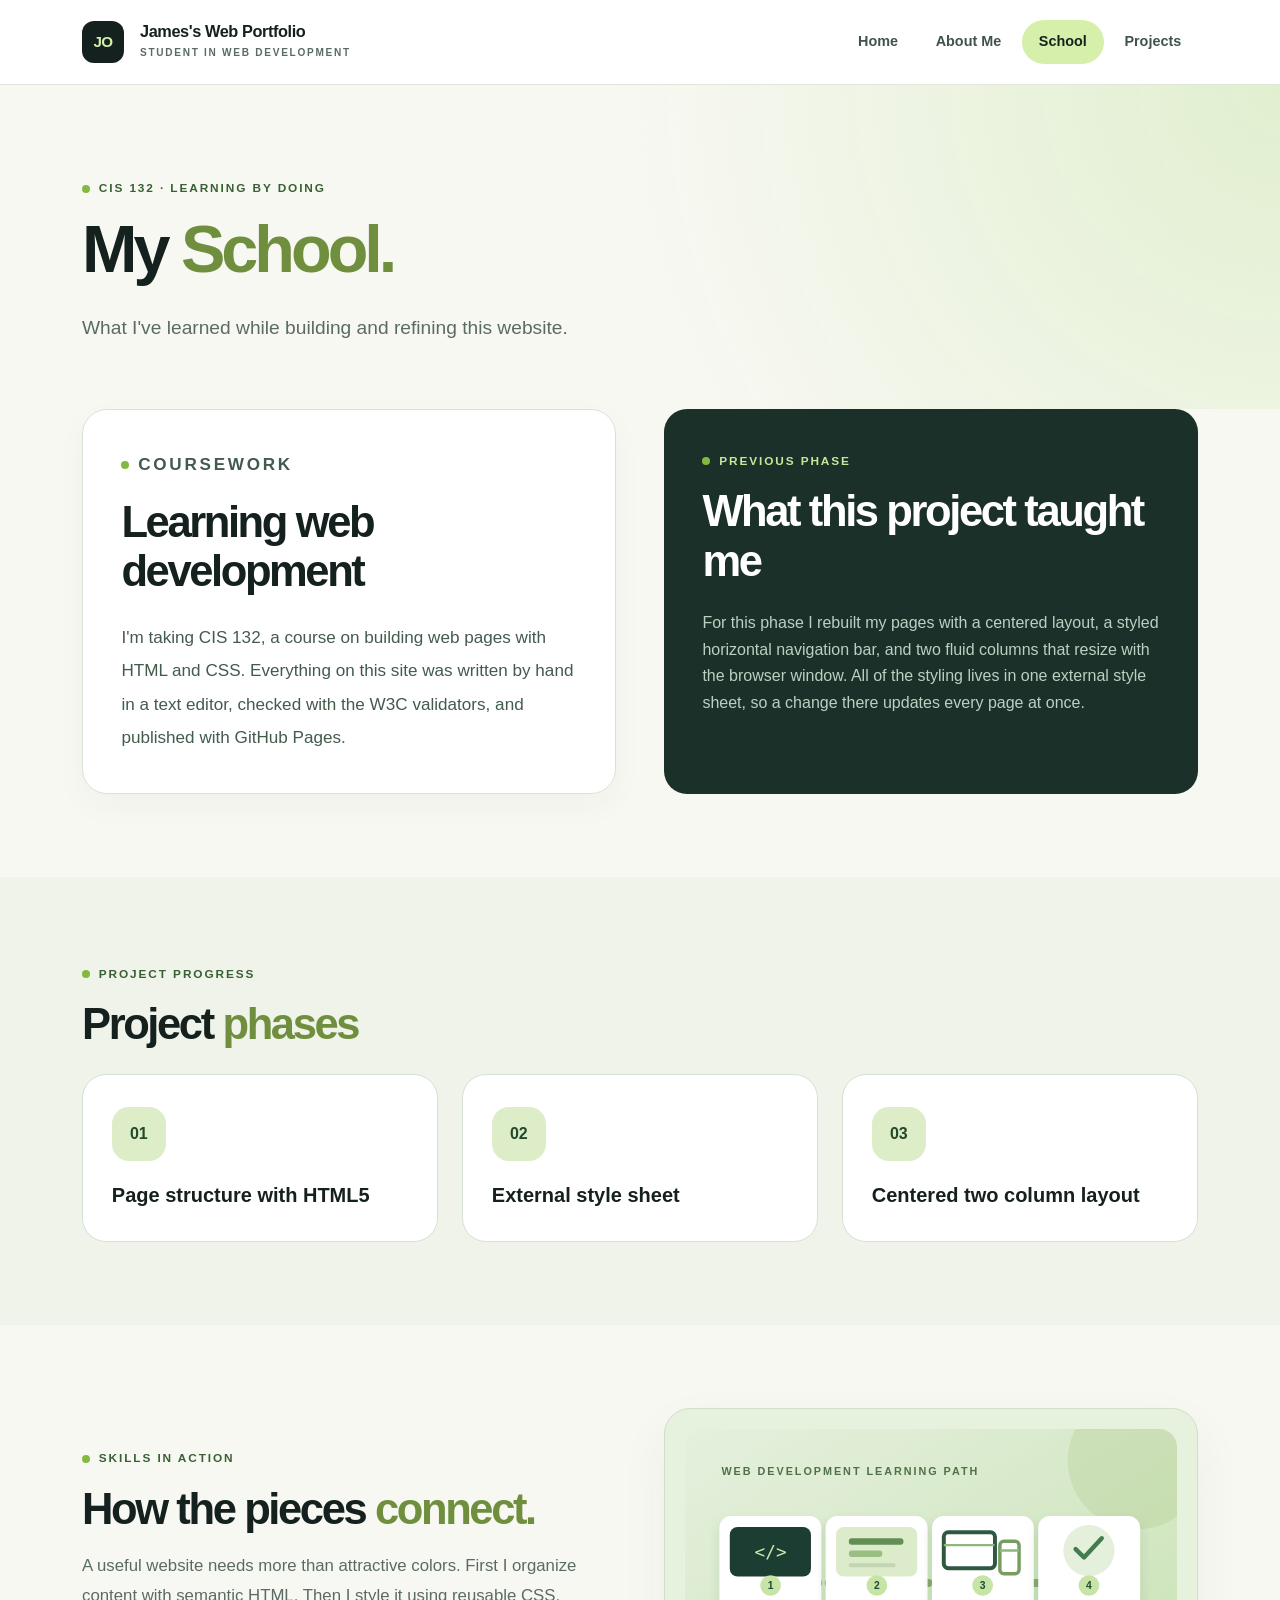
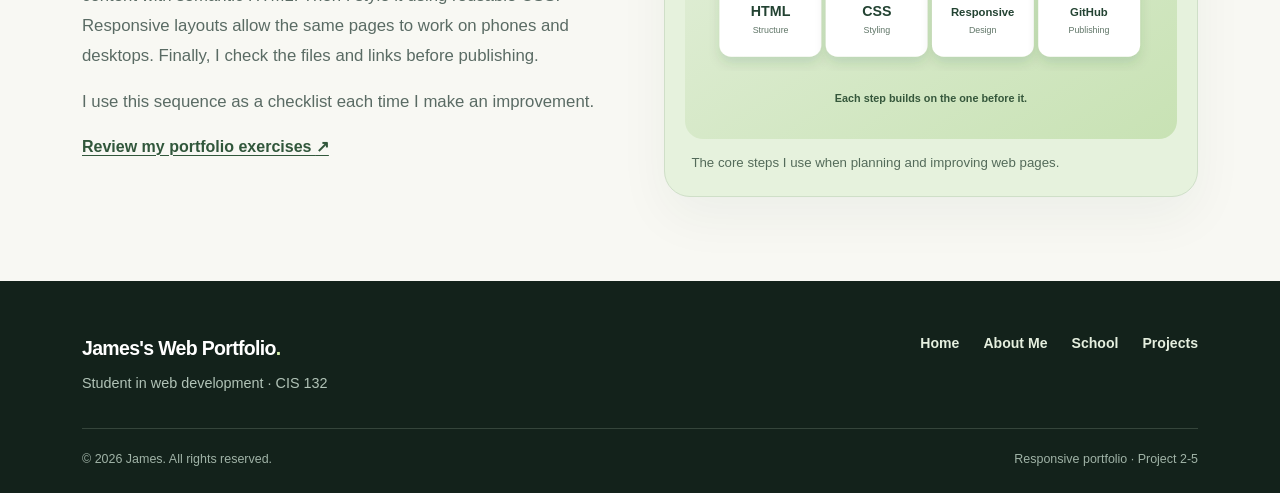
<file: school.html>
<!doctype html>
<html lang="en">
<head>
  <meta charset="utf-8">
  <meta name="viewport" content="width=device-width, initial-scale=1">
  <meta name="description" content="James Ogochukwu CIS 132 school coursework and web development project phases.">
  <meta name="author" content="James Ogochukwu">
  <meta name="theme-color" content="#15211f">
  <title>School | James's Web Portfolio</title>
  <!-- Bootstrap 5.3.8 included locally from the user-provided Bootstrap examples archive. -->
  <!-- CSS fallback: the site still looks correct if this asset is missing on GitHub. -->
  <style id="bootstrap-fallback">@charset "UTF-8";/*!
 * Bootstrap  v5.3.8 (https://getbootstrap.com/)
 * Copyright 2011-2025 The Bootstrap Authors
 * Licensed under MIT (https://github.com/twbs/bootstrap/blob/main/LICENSE)
 */:root,[data-bs-theme=light]{--bs-blue:#0d6efd;--bs-indigo:#6610f2;--bs-purple:#6f42c1;--bs-pink:#d63384;--bs-red:#dc3545;--bs-orange:#fd7e14;--bs-yellow:#ffc107;--bs-green:#198754;--bs-teal:#20c997;--bs-cyan:#0dcaf0;--bs-black:#000;--bs-white:#fff;--bs-gray:#6c757d;--bs-gray-dark:#343a40;--bs-gray-100:#f8f9fa;--bs-gray-200:#e9ecef;--bs-gray-300:#dee2e6;--bs-gray-400:#ced4da;--bs-gray-500:#adb5bd;--bs-gray-600:#6c757d;--bs-gray-700:#495057;--bs-gray-800:#343a40;--bs-gray-900:#212529;--bs-primary:#0d6efd;--bs-secondary:#6c757d;--bs-success:#198754;--bs-info:#0dcaf0;--bs-warning:#ffc107;--bs-danger:#dc3545;--bs-light:#f8f9fa;--bs-dark:#212529;--bs-primary-rgb:13,110,253;--bs-secondary-rgb:108,117,125;--bs-success-rgb:25,135,84;--bs-info-rgb:13,202,240;--bs-warning-rgb:255,193,7;--bs-danger-rgb:220,53,69;--bs-light-rgb:248,249,250;--bs-dark-rgb:33,37,41;--bs-primary-text-emphasis:#052c65;--bs-secondary-text-emphasis:#2b2f32;--bs-success-text-emphasis:#0a3622;--bs-info-text-emphasis:#055160;--bs-warning-text-emphasis:#664d03;--bs-danger-text-emphasis:#58151c;--bs-light-text-emphasis:#495057;--bs-dark-text-emphasis:#495057;--bs-primary-bg-subtle:#cfe2ff;--bs-secondary-bg-subtle:#e2e3e5;--bs-success-bg-subtle:#d1e7dd;--bs-info-bg-subtle:#cff4fc;--bs-warning-bg-subtle:#fff3cd;--bs-danger-bg-subtle:#f8d7da;--bs-light-bg-subtle:#fcfcfd;--bs-dark-bg-subtle:#ced4da;--bs-primary-border-subtle:#9ec5fe;--bs-secondary-border-subtle:#c4c8cb;--bs-success-border-subtle:#a3cfbb;--bs-info-border-subtle:#9eeaf9;--bs-warning-border-subtle:#ffe69c;--bs-danger-border-subtle:#f1aeb5;--bs-light-border-subtle:#e9ecef;--bs-dark-border-subtle:#adb5bd;--bs-white-rgb:255,255,255;--bs-black-rgb:0,0,0;--bs-font-sans-serif:system-ui,-apple-system,"Segoe UI",Roboto,"Helvetica Neue","Noto Sans","Liberation Sans",Arial,sans-serif,"Apple Color Emoji","Segoe UI Emoji","Segoe UI Symbol","Noto Color Emoji";--bs-font-monospace:SFMono-Regular,Menlo,Monaco,Consolas,"Liberation Mono","Courier New",monospace;--bs-gradient:linear-gradient(180deg, rgba(255, 255, 255, 0.15), rgba(255, 255, 255, 0));--bs-body-font-family:var(--bs-font-sans-serif);--bs-body-font-size:1rem;--bs-body-font-weight:400;--bs-body-line-height:1.5;--bs-body-color:#212529;--bs-body-color-rgb:33,37,41;--bs-body-bg:#fff;--bs-body-bg-rgb:255,255,255;--bs-emphasis-color:#000;--bs-emphasis-color-rgb:0,0,0;--bs-secondary-color:rgba(33, 37, 41, 0.75);--bs-secondary-color-rgb:33,37,41;--bs-secondary-bg:#e9ecef;--bs-secondary-bg-rgb:233,236,239;--bs-tertiary-color:rgba(33, 37, 41, 0.5);--bs-tertiary-color-rgb:33,37,41;--bs-tertiary-bg:#f8f9fa;--bs-tertiary-bg-rgb:248,249,250;--bs-heading-color:inherit;--bs-link-color:#0d6efd;--bs-link-color-rgb:13,110,253;--bs-link-decoration:underline;--bs-link-hover-color:#0a58ca;--bs-link-hover-color-rgb:10,88,202;--bs-code-color:#d63384;--bs-highlight-color:#212529;--bs-highlight-bg:#fff3cd;--bs-border-width:1px;--bs-border-style:solid;--bs-border-color:#dee2e6;--bs-border-color-translucent:rgba(0, 0, 0, 0.175);--bs-border-radius:0.375rem;--bs-border-radius-sm:0.25rem;--bs-border-radius-lg:0.5rem;--bs-border-radius-xl:1rem;--bs-border-radius-xxl:2rem;--bs-border-radius-2xl:var(--bs-border-radius-xxl);--bs-border-radius-pill:50rem;--bs-box-shadow:0 0.5rem 1rem rgba(0, 0, 0, 0.15);--bs-box-shadow-sm:0 0.125rem 0.25rem rgba(0, 0, 0, 0.075);--bs-box-shadow-lg:0 1rem 3rem rgba(0, 0, 0, 0.175);--bs-box-shadow-inset:inset 0 1px 2px rgba(0, 0, 0, 0.075);--bs-focus-ring-width:0.25rem;--bs-focus-ring-opacity:0.25;--bs-focus-ring-color:rgba(13, 110, 253, 0.25);--bs-form-valid-color:#198754;--bs-form-valid-border-color:#198754;--bs-form-invalid-color:#dc3545;--bs-form-invalid-border-color:#dc3545}[data-bs-theme=dark]{color-scheme:dark;--bs-body-color:#dee2e6;--bs-body-color-rgb:222,226,230;--bs-body-bg:#212529;--bs-body-bg-rgb:33,37,41;--bs-emphasis-color:#fff;--bs-emphasis-color-rgb:255,255,255;--bs-secondary-color:rgba(222, 226, 230, 0.75);--bs-secondary-color-rgb:222,226,230;--bs-secondary-bg:#343a40;--bs-secondary-bg-rgb:52,58,64;--bs-tertiary-color:rgba(222, 226, 230, 0.5);--bs-tertiary-color-rgb:222,226,230;--bs-tertiary-bg:#2b3035;--bs-tertiary-bg-rgb:43,48,53;--bs-primary-text-emphasis:#6ea8fe;--bs-secondary-text-emphasis:#a7acb1;--bs-success-text-emphasis:#75b798;--bs-info-text-emphasis:#6edff6;--bs-warning-text-emphasis:#ffda6a;--bs-danger-text-emphasis:#ea868f;--bs-light-text-emphasis:#f8f9fa;--bs-dark-text-emphasis:#dee2e6;--bs-primary-bg-subtle:#031633;--bs-secondary-bg-subtle:#161719;--bs-success-bg-subtle:#051b11;--bs-info-bg-subtle:#032830;--bs-warning-bg-subtle:#332701;--bs-danger-bg-subtle:#2c0b0e;--bs-light-bg-subtle:#343a40;--bs-dark-bg-subtle:#1a1d20;--bs-primary-border-subtle:#084298;--bs-secondary-border-subtle:#41464b;--bs-success-border-subtle:#0f5132;--bs-info-border-subtle:#087990;--bs-warning-border-subtle:#997404;--bs-danger-border-subtle:#842029;--bs-light-border-subtle:#495057;--bs-dark-border-subtle:#343a40;--bs-heading-color:inherit;--bs-link-color:#6ea8fe;--bs-link-hover-color:#8bb9fe;--bs-link-color-rgb:110,168,254;--bs-link-hover-color-rgb:139,185,254;--bs-code-color:#e685b5;--bs-highlight-color:#dee2e6;--bs-highlight-bg:#664d03;--bs-border-color:#495057;--bs-border-color-translucent:rgba(255, 255, 255, 0.15);--bs-form-valid-color:#75b798;--bs-form-valid-border-color:#75b798;--bs-form-invalid-color:#ea868f;--bs-form-invalid-border-color:#ea868f}*,::after,::before{box-sizing:border-box}@media (prefers-reduced-motion:no-preference){:root{scroll-behavior:smooth}}body{margin:0;font-family:var(--bs-body-font-family);font-size:var(--bs-body-font-size);font-weight:var(--bs-body-font-weight);line-height:var(--bs-body-line-height);color:var(--bs-body-color);text-align:var(--bs-body-text-align);background-color:var(--bs-body-bg);-webkit-text-size-adjust:100%;-webkit-tap-highlight-color:transparent}hr{margin:1rem 0;color:inherit;border:0;border-top:var(--bs-border-width) solid;opacity:.25}.h1,.h2,.h3,.h4,.h5,.h6,h1,h2,h3,h4,h5,h6{margin-top:0;margin-bottom:.5rem;font-weight:500;line-height:1.2;color:var(--bs-heading-color)}.h1,h1{font-size:calc(1.375rem + 1.5vw)}@media (min-width:1200px){.h1,h1{font-size:2.5rem}}.h2,h2{font-size:calc(1.325rem + .9vw)}@media (min-width:1200px){.h2,h2{font-size:2rem}}.h3,h3{font-size:calc(1.3rem + .6vw)}@media (min-width:1200px){.h3,h3{font-size:1.75rem}}.h4,h4{font-size:calc(1.275rem + .3vw)}@media (min-width:1200px){.h4,h4{font-size:1.5rem}}.h5,h5{font-size:1.25rem}.h6,h6{font-size:1rem}p{margin-top:0;margin-bottom:1rem}abbr[title]{-webkit-text-decoration:underline dotted;text-decoration:underline dotted;cursor:help;-webkit-text-decoration-skip-ink:none;text-decoration-skip-ink:none}address{margin-bottom:1rem;font-style:normal;line-height:inherit}ol,ul{padding-left:2rem}dl,ol,ul{margin-top:0;margin-bottom:1rem}ol ol,ol ul,ul ol,ul ul{margin-bottom:0}dt{font-weight:700}dd{margin-bottom:.5rem;margin-left:0}blockquote{margin:0 0 1rem}b,strong{font-weight:bolder}.small,small{font-size:.875em}.mark,mark{padding:.1875em;color:var(--bs-highlight-color);background-color:var(--bs-highlight-bg)}sub,sup{position:relative;font-size:.75em;line-height:0;vertical-align:baseline}sub{bottom:-.25em}sup{top:-.5em}a{color:rgba(var(--bs-link-color-rgb),var(--bs-link-opacity,1));text-decoration:underline}a:hover{--bs-link-color-rgb:var(--bs-link-hover-color-rgb)}a:not([href]):not([class]),a:not([href]):not([class]):hover{color:inherit;text-decoration:none}code,kbd,pre,samp{font-family:var(--bs-font-monospace);font-size:1em}pre{display:block;margin-top:0;margin-bottom:1rem;overflow:auto;font-size:.875em}pre code{font-size:inherit;color:inherit;word-break:normal}code{font-size:.875em;color:var(--bs-code-color);word-wrap:break-word}a>code{color:inherit}kbd{padding:.1875rem .375rem;font-size:.875em;color:var(--bs-body-bg);background-color:var(--bs-body-color);border-radius:.25rem}kbd kbd{padding:0;font-size:1em}figure{margin:0 0 1rem}img,svg{vertical-align:middle}table{caption-side:bottom;border-collapse:collapse}caption{padding-top:.5rem;padding-bottom:.5rem;color:var(--bs-secondary-color);text-align:left}th{text-align:inherit;text-align:-webkit-match-parent}tbody,td,tfoot,th,thead,tr{border-color:inherit;border-style:solid;border-width:0}label{display:inline-block}button{border-radius:0}button:focus:not(:focus-visible){outline:0}button,input,optgroup,select,textarea{margin:0;font-family:inherit;font-size:inherit;line-height:inherit}button,select{text-transform:none}[role=button]{cursor:pointer}select{word-wrap:normal}select:disabled{opacity:1}[list]:not([type=date]):not([type=datetime-local]):not([type=month]):not([type=week]):not([type=time])::-webkit-calendar-picker-indicator{display:none!important}[type=button],[type=reset],[type=submit],button{-webkit-appearance:button}[type=button]:not(:disabled),[type=reset]:not(:disabled),[type=submit]:not(:disabled),button:not(:disabled){cursor:pointer}::-moz-focus-inner{padding:0;border-style:none}textarea{resize:vertical}fieldset{min-width:0;padding:0;margin:0;border:0}legend{float:left;width:100%;padding:0;margin-bottom:.5rem;line-height:inherit;font-size:calc(1.275rem + .3vw)}@media (min-width:1200px){legend{font-size:1.5rem}}legend+*{clear:left}::-webkit-datetime-edit-day-field,::-webkit-datetime-edit-fields-wrapper,::-webkit-datetime-edit-hour-field,::-webkit-datetime-edit-minute,::-webkit-datetime-edit-month-field,::-webkit-datetime-edit-text,::-webkit-datetime-edit-year-field{padding:0}::-webkit-inner-spin-button{height:auto}[type=search]{-webkit-appearance:textfield;outline-offset:-2px}[type=search]::-webkit-search-cancel-button{cursor:pointer;filter:grayscale(1)}::-webkit-search-decoration{-webkit-appearance:none}::-webkit-color-swatch-wrapper{padding:0}::-webkit-file-upload-button{font:inherit;-webkit-appearance:button}::file-selector-button{font:inherit;-webkit-appearance:button}output{display:inline-block}iframe{border:0}summary{display:list-item;cursor:pointer}progress{vertical-align:baseline}[hidden]{display:none!important}.lead{font-size:1.25rem;font-weight:300}.display-1{font-weight:300;line-height:1.2;font-size:calc(1.625rem + 4.5vw)}@media (min-width:1200px){.display-1{font-size:5rem}}.display-2{font-weight:300;line-height:1.2;font-size:calc(1.575rem + 3.9vw)}@media (min-width:1200px){.display-2{font-size:4.5rem}}.display-3{font-weight:300;line-height:1.2;font-size:calc(1.525rem + 3.3vw)}@media (min-width:1200px){.display-3{font-size:4rem}}.display-4{font-weight:300;line-height:1.2;font-size:calc(1.475rem + 2.7vw)}@media (min-width:1200px){.display-4{font-size:3.5rem}}.display-5{font-weight:300;line-height:1.2;font-size:calc(1.425rem + 2.1vw)}@media (min-width:1200px){.display-5{font-size:3rem}}.display-6{font-weight:300;line-height:1.2;font-size:calc(1.375rem + 1.5vw)}@media (min-width:1200px){.display-6{font-size:2.5rem}}.list-unstyled{padding-left:0;list-style:none}.list-inline{padding-left:0;list-style:none}.list-inline-item{display:inline-block}.list-inline-item:not(:last-child){margin-right:.5rem}.initialism{font-size:.875em;text-transform:uppercase}.blockquote{margin-bottom:1rem;font-size:1.25rem}.blockquote>:last-child{margin-bottom:0}.blockquote-footer{margin-top:-1rem;margin-bottom:1rem;font-size:.875em;color:#6c757d}.blockquote-footer::before{content:"— "}.img-fluid{max-width:100%;height:auto}.img-thumbnail{padding:.25rem;background-color:var(--bs-body-bg);border:var(--bs-border-width) solid var(--bs-border-color);border-radius:var(--bs-border-radius);max-width:100%;height:auto}.figure{display:inline-block}.figure-img{margin-bottom:.5rem;line-height:1}.figure-caption{font-size:.875em;color:var(--bs-secondary-color)}.container,.container-fluid,.container-lg,.container-md,.container-sm,.container-xl,.container-xxl{--bs-gutter-x:1.5rem;--bs-gutter-y:0;width:100%;padding-right:calc(var(--bs-gutter-x) * .5);padding-left:calc(var(--bs-gutter-x) * .5);margin-right:auto;margin-left:auto}@media (min-width:576px){.container,.container-sm{max-width:540px}}@media (min-width:768px){.container,.container-md,.container-sm{max-width:720px}}@media (min-width:992px){.container,.container-lg,.container-md,.container-sm{max-width:960px}}@media (min-width:1200px){.container,.container-lg,.container-md,.container-sm,.container-xl{max-width:1140px}}@media (min-width:1400px){.container,.container-lg,.container-md,.container-sm,.container-xl,.container-xxl{max-width:1320px}}:root{--bs-breakpoint-xs:0;--bs-breakpoint-sm:576px;--bs-breakpoint-md:768px;--bs-breakpoint-lg:992px;--bs-breakpoint-xl:1200px;--bs-breakpoint-xxl:1400px}.row{--bs-gutter-x:1.5rem;--bs-gutter-y:0;display:flex;flex-wrap:wrap;margin-top:calc(-1 * var(--bs-gutter-y));margin-right:calc(-.5 * var(--bs-gutter-x));margin-left:calc(-.5 * var(--bs-gutter-x))}.row>*{flex-shrink:0;width:100%;max-width:100%;padding-right:calc(var(--bs-gutter-x) * .5);padding-left:calc(var(--bs-gutter-x) * .5);margin-top:var(--bs-gutter-y)}.col{flex:1 0 0}.row-cols-auto>*{flex:0 0 auto;width:auto}.row-cols-1>*{flex:0 0 auto;width:100%}.row-cols-2>*{flex:0 0 auto;width:50%}.row-cols-3>*{flex:0 0 auto;width:33.33333333%}.row-cols-4>*{flex:0 0 auto;width:25%}.row-cols-5>*{flex:0 0 auto;width:20%}.row-cols-6>*{flex:0 0 auto;width:16.66666667%}.col-auto{flex:0 0 auto;width:auto}.col-1{flex:0 0 auto;width:8.33333333%}.col-2{flex:0 0 auto;width:16.66666667%}.col-3{flex:0 0 auto;width:25%}.col-4{flex:0 0 auto;width:33.33333333%}.col-5{flex:0 0 auto;width:41.66666667%}.col-6{flex:0 0 auto;width:50%}.col-7{flex:0 0 auto;width:58.33333333%}.col-8{flex:0 0 auto;width:66.66666667%}.col-9{flex:0 0 auto;width:75%}.col-10{flex:0 0 auto;width:83.33333333%}.col-11{flex:0 0 auto;width:91.66666667%}.col-12{flex:0 0 auto;width:100%}.offset-1{margin-left:8.33333333%}.offset-2{margin-left:16.66666667%}.offset-3{margin-left:25%}.offset-4{margin-left:33.33333333%}.offset-5{margin-left:41.66666667%}.offset-6{margin-left:50%}.offset-7{margin-left:58.33333333%}.offset-8{margin-left:66.66666667%}.offset-9{margin-left:75%}.offset-10{margin-left:83.33333333%}.offset-11{margin-left:91.66666667%}.g-0,.gx-0{--bs-gutter-x:0}.g-0,.gy-0{--bs-gutter-y:0}.g-1,.gx-1{--bs-gutter-x:0.25rem}.g-1,.gy-1{--bs-gutter-y:0.25rem}.g-2,.gx-2{--bs-gutter-x:0.5rem}.g-2,.gy-2{--bs-gutter-y:0.5rem}.g-3,.gx-3{--bs-gutter-x:1rem}.g-3,.gy-3{--bs-gutter-y:1rem}.g-4,.gx-4{--bs-gutter-x:1.5rem}.g-4,.gy-4{--bs-gutter-y:1.5rem}.g-5,.gx-5{--bs-gutter-x:3rem}.g-5,.gy-5{--bs-gutter-y:3rem}@media (min-width:576px){.col-sm{flex:1 0 0}.row-cols-sm-auto>*{flex:0 0 auto;width:auto}.row-cols-sm-1>*{flex:0 0 auto;width:100%}.row-cols-sm-2>*{flex:0 0 auto;width:50%}.row-cols-sm-3>*{flex:0 0 auto;width:33.33333333%}.row-cols-sm-4>*{flex:0 0 auto;width:25%}.row-cols-sm-5>*{flex:0 0 auto;width:20%}.row-cols-sm-6>*{flex:0 0 auto;width:16.66666667%}.col-sm-auto{flex:0 0 auto;width:auto}.col-sm-1{flex:0 0 auto;width:8.33333333%}.col-sm-2{flex:0 0 auto;width:16.66666667%}.col-sm-3{flex:0 0 auto;width:25%}.col-sm-4{flex:0 0 auto;width:33.33333333%}.col-sm-5{flex:0 0 auto;width:41.66666667%}.col-sm-6{flex:0 0 auto;width:50%}.col-sm-7{flex:0 0 auto;width:58.33333333%}.col-sm-8{flex:0 0 auto;width:66.66666667%}.col-sm-9{flex:0 0 auto;width:75%}.col-sm-10{flex:0 0 auto;width:83.33333333%}.col-sm-11{flex:0 0 auto;width:91.66666667%}.col-sm-12{flex:0 0 auto;width:100%}.offset-sm-0{margin-left:0}.offset-sm-1{margin-left:8.33333333%}.offset-sm-2{margin-left:16.66666667%}.offset-sm-3{margin-left:25%}.offset-sm-4{margin-left:33.33333333%}.offset-sm-5{margin-left:41.66666667%}.offset-sm-6{margin-left:50%}.offset-sm-7{margin-left:58.33333333%}.offset-sm-8{margin-left:66.66666667%}.offset-sm-9{margin-left:75%}.offset-sm-10{margin-left:83.33333333%}.offset-sm-11{margin-left:91.66666667%}.g-sm-0,.gx-sm-0{--bs-gutter-x:0}.g-sm-0,.gy-sm-0{--bs-gutter-y:0}.g-sm-1,.gx-sm-1{--bs-gutter-x:0.25rem}.g-sm-1,.gy-sm-1{--bs-gutter-y:0.25rem}.g-sm-2,.gx-sm-2{--bs-gutter-x:0.5rem}.g-sm-2,.gy-sm-2{--bs-gutter-y:0.5rem}.g-sm-3,.gx-sm-3{--bs-gutter-x:1rem}.g-sm-3,.gy-sm-3{--bs-gutter-y:1rem}.g-sm-4,.gx-sm-4{--bs-gutter-x:1.5rem}.g-sm-4,.gy-sm-4{--bs-gutter-y:1.5rem}.g-sm-5,.gx-sm-5{--bs-gutter-x:3rem}.g-sm-5,.gy-sm-5{--bs-gutter-y:3rem}}@media (min-width:768px){.col-md{flex:1 0 0}.row-cols-md-auto>*{flex:0 0 auto;width:auto}.row-cols-md-1>*{flex:0 0 auto;width:100%}.row-cols-md-2>*{flex:0 0 auto;width:50%}.row-cols-md-3>*{flex:0 0 auto;width:33.33333333%}.row-cols-md-4>*{flex:0 0 auto;width:25%}.row-cols-md-5>*{flex:0 0 auto;width:20%}.row-cols-md-6>*{flex:0 0 auto;width:16.66666667%}.col-md-auto{flex:0 0 auto;width:auto}.col-md-1{flex:0 0 auto;width:8.33333333%}.col-md-2{flex:0 0 auto;width:16.66666667%}.col-md-3{flex:0 0 auto;width:25%}.col-md-4{flex:0 0 auto;width:33.33333333%}.col-md-5{flex:0 0 auto;width:41.66666667%}.col-md-6{flex:0 0 auto;width:50%}.col-md-7{flex:0 0 auto;width:58.33333333%}.col-md-8{flex:0 0 auto;width:66.66666667%}.col-md-9{flex:0 0 auto;width:75%}.col-md-10{flex:0 0 auto;width:83.33333333%}.col-md-11{flex:0 0 auto;width:91.66666667%}.col-md-12{flex:0 0 auto;width:100%}.offset-md-0{margin-left:0}.offset-md-1{margin-left:8.33333333%}.offset-md-2{margin-left:16.66666667%}.offset-md-3{margin-left:25%}.offset-md-4{margin-left:33.33333333%}.offset-md-5{margin-left:41.66666667%}.offset-md-6{margin-left:50%}.offset-md-7{margin-left:58.33333333%}.offset-md-8{margin-left:66.66666667%}.offset-md-9{margin-left:75%}.offset-md-10{margin-left:83.33333333%}.offset-md-11{margin-left:91.66666667%}.g-md-0,.gx-md-0{--bs-gutter-x:0}.g-md-0,.gy-md-0{--bs-gutter-y:0}.g-md-1,.gx-md-1{--bs-gutter-x:0.25rem}.g-md-1,.gy-md-1{--bs-gutter-y:0.25rem}.g-md-2,.gx-md-2{--bs-gutter-x:0.5rem}.g-md-2,.gy-md-2{--bs-gutter-y:0.5rem}.g-md-3,.gx-md-3{--bs-gutter-x:1rem}.g-md-3,.gy-md-3{--bs-gutter-y:1rem}.g-md-4,.gx-md-4{--bs-gutter-x:1.5rem}.g-md-4,.gy-md-4{--bs-gutter-y:1.5rem}.g-md-5,.gx-md-5{--bs-gutter-x:3rem}.g-md-5,.gy-md-5{--bs-gutter-y:3rem}}@media (min-width:992px){.col-lg{flex:1 0 0}.row-cols-lg-auto>*{flex:0 0 auto;width:auto}.row-cols-lg-1>*{flex:0 0 auto;width:100%}.row-cols-lg-2>*{flex:0 0 auto;width:50%}.row-cols-lg-3>*{flex:0 0 auto;width:33.33333333%}.row-cols-lg-4>*{flex:0 0 auto;width:25%}.row-cols-lg-5>*{flex:0 0 auto;width:20%}.row-cols-lg-6>*{flex:0 0 auto;width:16.66666667%}.col-lg-auto{flex:0 0 auto;width:auto}.col-lg-1{flex:0 0 auto;width:8.33333333%}.col-lg-2{flex:0 0 auto;width:16.66666667%}.col-lg-3{flex:0 0 auto;width:25%}.col-lg-4{flex:0 0 auto;width:33.33333333%}.col-lg-5{flex:0 0 auto;width:41.66666667%}.col-lg-6{flex:0 0 auto;width:50%}.col-lg-7{flex:0 0 auto;width:58.33333333%}.col-lg-8{flex:0 0 auto;width:66.66666667%}.col-lg-9{flex:0 0 auto;width:75%}.col-lg-10{flex:0 0 auto;width:83.33333333%}.col-lg-11{flex:0 0 auto;width:91.66666667%}.col-lg-12{flex:0 0 auto;width:100%}.offset-lg-0{margin-left:0}.offset-lg-1{margin-left:8.33333333%}.offset-lg-2{margin-left:16.66666667%}.offset-lg-3{margin-left:25%}.offset-lg-4{margin-left:33.33333333%}.offset-lg-5{margin-left:41.66666667%}.offset-lg-6{margin-left:50%}.offset-lg-7{margin-left:58.33333333%}.offset-lg-8{margin-left:66.66666667%}.offset-lg-9{margin-left:75%}.offset-lg-10{margin-left:83.33333333%}.offset-lg-11{margin-left:91.66666667%}.g-lg-0,.gx-lg-0{--bs-gutter-x:0}.g-lg-0,.gy-lg-0{--bs-gutter-y:0}.g-lg-1,.gx-lg-1{--bs-gutter-x:0.25rem}.g-lg-1,.gy-lg-1{--bs-gutter-y:0.25rem}.g-lg-2,.gx-lg-2{--bs-gutter-x:0.5rem}.g-lg-2,.gy-lg-2{--bs-gutter-y:0.5rem}.g-lg-3,.gx-lg-3{--bs-gutter-x:1rem}.g-lg-3,.gy-lg-3{--bs-gutter-y:1rem}.g-lg-4,.gx-lg-4{--bs-gutter-x:1.5rem}.g-lg-4,.gy-lg-4{--bs-gutter-y:1.5rem}.g-lg-5,.gx-lg-5{--bs-gutter-x:3rem}.g-lg-5,.gy-lg-5{--bs-gutter-y:3rem}}@media (min-width:1200px){.col-xl{flex:1 0 0}.row-cols-xl-auto>*{flex:0 0 auto;width:auto}.row-cols-xl-1>*{flex:0 0 auto;width:100%}.row-cols-xl-2>*{flex:0 0 auto;width:50%}.row-cols-xl-3>*{flex:0 0 auto;width:33.33333333%}.row-cols-xl-4>*{flex:0 0 auto;width:25%}.row-cols-xl-5>*{flex:0 0 auto;width:20%}.row-cols-xl-6>*{flex:0 0 auto;width:16.66666667%}.col-xl-auto{flex:0 0 auto;width:auto}.col-xl-1{flex:0 0 auto;width:8.33333333%}.col-xl-2{flex:0 0 auto;width:16.66666667%}.col-xl-3{flex:0 0 auto;width:25%}.col-xl-4{flex:0 0 auto;width:33.33333333%}.col-xl-5{flex:0 0 auto;width:41.66666667%}.col-xl-6{flex:0 0 auto;width:50%}.col-xl-7{flex:0 0 auto;width:58.33333333%}.col-xl-8{flex:0 0 auto;width:66.66666667%}.col-xl-9{flex:0 0 auto;width:75%}.col-xl-10{flex:0 0 auto;width:83.33333333%}.col-xl-11{flex:0 0 auto;width:91.66666667%}.col-xl-12{flex:0 0 auto;width:100%}.offset-xl-0{margin-left:0}.offset-xl-1{margin-left:8.33333333%}.offset-xl-2{margin-left:16.66666667%}.offset-xl-3{margin-left:25%}.offset-xl-4{margin-left:33.33333333%}.offset-xl-5{margin-left:41.66666667%}.offset-xl-6{margin-left:50%}.offset-xl-7{margin-left:58.33333333%}.offset-xl-8{margin-left:66.66666667%}.offset-xl-9{margin-left:75%}.offset-xl-10{margin-left:83.33333333%}.offset-xl-11{margin-left:91.66666667%}.g-xl-0,.gx-xl-0{--bs-gutter-x:0}.g-xl-0,.gy-xl-0{--bs-gutter-y:0}.g-xl-1,.gx-xl-1{--bs-gutter-x:0.25rem}.g-xl-1,.gy-xl-1{--bs-gutter-y:0.25rem}.g-xl-2,.gx-xl-2{--bs-gutter-x:0.5rem}.g-xl-2,.gy-xl-2{--bs-gutter-y:0.5rem}.g-xl-3,.gx-xl-3{--bs-gutter-x:1rem}.g-xl-3,.gy-xl-3{--bs-gutter-y:1rem}.g-xl-4,.gx-xl-4{--bs-gutter-x:1.5rem}.g-xl-4,.gy-xl-4{--bs-gutter-y:1.5rem}.g-xl-5,.gx-xl-5{--bs-gutter-x:3rem}.g-xl-5,.gy-xl-5{--bs-gutter-y:3rem}}@media (min-width:1400px){.col-xxl{flex:1 0 0}.row-cols-xxl-auto>*{flex:0 0 auto;width:auto}.row-cols-xxl-1>*{flex:0 0 auto;width:100%}.row-cols-xxl-2>*{flex:0 0 auto;width:50%}.row-cols-xxl-3>*{flex:0 0 auto;width:33.33333333%}.row-cols-xxl-4>*{flex:0 0 auto;width:25%}.row-cols-xxl-5>*{flex:0 0 auto;width:20%}.row-cols-xxl-6>*{flex:0 0 auto;width:16.66666667%}.col-xxl-auto{flex:0 0 auto;width:auto}.col-xxl-1{flex:0 0 auto;width:8.33333333%}.col-xxl-2{flex:0 0 auto;width:16.66666667%}.col-xxl-3{flex:0 0 auto;width:25%}.col-xxl-4{flex:0 0 auto;width:33.33333333%}.col-xxl-5{flex:0 0 auto;width:41.66666667%}.col-xxl-6{flex:0 0 auto;width:50%}.col-xxl-7{flex:0 0 auto;width:58.33333333%}.col-xxl-8{flex:0 0 auto;width:66.66666667%}.col-xxl-9{flex:0 0 auto;width:75%}.col-xxl-10{flex:0 0 auto;width:83.33333333%}.col-xxl-11{flex:0 0 auto;width:91.66666667%}.col-xxl-12{flex:0 0 auto;width:100%}.offset-xxl-0{margin-left:0}.offset-xxl-1{margin-left:8.33333333%}.offset-xxl-2{margin-left:16.66666667%}.offset-xxl-3{margin-left:25%}.offset-xxl-4{margin-left:33.33333333%}.offset-xxl-5{margin-left:41.66666667%}.offset-xxl-6{margin-left:50%}.offset-xxl-7{margin-left:58.33333333%}.offset-xxl-8{margin-left:66.66666667%}.offset-xxl-9{margin-left:75%}.offset-xxl-10{margin-left:83.33333333%}.offset-xxl-11{margin-left:91.66666667%}.g-xxl-0,.gx-xxl-0{--bs-gutter-x:0}.g-xxl-0,.gy-xxl-0{--bs-gutter-y:0}.g-xxl-1,.gx-xxl-1{--bs-gutter-x:0.25rem}.g-xxl-1,.gy-xxl-1{--bs-gutter-y:0.25rem}.g-xxl-2,.gx-xxl-2{--bs-gutter-x:0.5rem}.g-xxl-2,.gy-xxl-2{--bs-gutter-y:0.5rem}.g-xxl-3,.gx-xxl-3{--bs-gutter-x:1rem}.g-xxl-3,.gy-xxl-3{--bs-gutter-y:1rem}.g-xxl-4,.gx-xxl-4{--bs-gutter-x:1.5rem}.g-xxl-4,.gy-xxl-4{--bs-gutter-y:1.5rem}.g-xxl-5,.gx-xxl-5{--bs-gutter-x:3rem}.g-xxl-5,.gy-xxl-5{--bs-gutter-y:3rem}}.table{--bs-table-color-type:initial;--bs-table-bg-type:initial;--bs-table-color-state:initial;--bs-table-bg-state:initial;--bs-table-color:var(--bs-emphasis-color);--bs-table-bg:var(--bs-body-bg);--bs-table-border-color:var(--bs-border-color);--bs-table-accent-bg:transparent;--bs-table-striped-color:var(--bs-emphasis-color);--bs-table-striped-bg:rgba(var(--bs-emphasis-color-rgb), 0.05);--bs-table-active-color:var(--bs-emphasis-color);--bs-table-active-bg:rgba(var(--bs-emphasis-color-rgb), 0.1);--bs-table-hover-color:var(--bs-emphasis-color);--bs-table-hover-bg:rgba(var(--bs-emphasis-color-rgb), 0.075);width:100%;margin-bottom:1rem;vertical-align:top;border-color:var(--bs-table-border-color)}.table>:not(caption)>*>*{padding:.5rem .5rem;color:var(--bs-table-color-state,var(--bs-table-color-type,var(--bs-table-color)));background-color:var(--bs-table-bg);border-bottom-width:var(--bs-border-width);box-shadow:inset 0 0 0 9999px var(--bs-table-bg-state,var(--bs-table-bg-type,var(--bs-table-accent-bg)))}.table>tbody{vertical-align:inherit}.table>thead{vertical-align:bottom}.table-group-divider{border-top:calc(var(--bs-border-width) * 2) solid currentcolor}.caption-top{caption-side:top}.table-sm>:not(caption)>*>*{padding:.25rem .25rem}.table-bordered>:not(caption)>*{border-width:var(--bs-border-width) 0}.table-bordered>:not(caption)>*>*{border-width:0 var(--bs-border-width)}.table-borderless>:not(caption)>*>*{border-bottom-width:0}.table-borderless>:not(:first-child){border-top-width:0}.table-striped>tbody>tr:nth-of-type(odd)>*{--bs-table-color-type:var(--bs-table-striped-color);--bs-table-bg-type:var(--bs-table-striped-bg)}.table-striped-columns>:not(caption)>tr>:nth-child(2n){--bs-table-color-type:var(--bs-table-striped-color);--bs-table-bg-type:var(--bs-table-striped-bg)}.table-active{--bs-table-color-state:var(--bs-table-active-color);--bs-table-bg-state:var(--bs-table-active-bg)}.table-hover>tbody>tr:hover>*{--bs-table-color-state:var(--bs-table-hover-color);--bs-table-bg-state:var(--bs-table-hover-bg)}.table-primary{--bs-table-color:#000;--bs-table-bg:#cfe2ff;--bs-table-border-color:#a6b5cc;--bs-table-striped-bg:#c5d7f2;--bs-table-striped-color:#000;--bs-table-active-bg:#bacbe6;--bs-table-active-color:#000;--bs-table-hover-bg:#bfd1ec;--bs-table-hover-color:#000;color:var(--bs-table-color);border-color:var(--bs-table-border-color)}.table-secondary{--bs-table-color:#000;--bs-table-bg:#e2e3e5;--bs-table-border-color:#b5b6b7;--bs-table-striped-bg:#d7d8da;--bs-table-striped-color:#000;--bs-table-active-bg:#cbccce;--bs-table-active-color:#000;--bs-table-hover-bg:#d1d2d4;--bs-table-hover-color:#000;color:var(--bs-table-color);border-color:var(--bs-table-border-color)}.table-success{--bs-table-color:#000;--bs-table-bg:#d1e7dd;--bs-table-border-color:#a7b9b1;--bs-table-striped-bg:#c7dbd2;--bs-table-striped-color:#000;--bs-table-active-bg:#bcd0c7;--bs-table-active-color:#000;--bs-table-hover-bg:#c1d6cc;--bs-table-hover-color:#000;color:var(--bs-table-color);border-color:var(--bs-table-border-color)}.table-info{--bs-table-color:#000;--bs-table-bg:#cff4fc;--bs-table-border-color:#a6c3ca;--bs-table-striped-bg:#c5e8ef;--bs-table-striped-color:#000;--bs-table-active-bg:#badce3;--bs-table-active-color:#000;--bs-table-hover-bg:#bfe2e9;--bs-table-hover-color:#000;color:var(--bs-table-color);border-color:var(--bs-table-border-color)}.table-warning{--bs-table-color:#000;--bs-table-bg:#fff3cd;--bs-table-border-color:#ccc2a4;--bs-table-striped-bg:#f2e7c3;--bs-table-striped-color:#000;--bs-table-active-bg:#e6dbb9;--bs-table-active-color:#000;--bs-table-hover-bg:#ece1be;--bs-table-hover-color:#000;color:var(--bs-table-color);border-color:var(--bs-table-border-color)}.table-danger{--bs-table-color:#000;--bs-table-bg:#f8d7da;--bs-table-border-color:#c6acae;--bs-table-striped-bg:#eccccf;--bs-table-striped-color:#000;--bs-table-active-bg:#dfc2c4;--bs-table-active-color:#000;--bs-table-hover-bg:#e5c7ca;--bs-table-hover-color:#000;color:var(--bs-table-color);border-color:var(--bs-table-border-color)}.table-light{--bs-table-color:#000;--bs-table-bg:#f8f9fa;--bs-table-border-color:#c6c7c8;--bs-table-striped-bg:#ecedee;--bs-table-striped-color:#000;--bs-table-active-bg:#dfe0e1;--bs-table-active-color:#000;--bs-table-hover-bg:#e5e6e7;--bs-table-hover-color:#000;color:var(--bs-table-color);border-color:var(--bs-table-border-color)}.table-dark{--bs-table-color:#fff;--bs-table-bg:#212529;--bs-table-border-color:#4d5154;--bs-table-striped-bg:#2c3034;--bs-table-striped-color:#fff;--bs-table-active-bg:#373b3e;--bs-table-active-color:#fff;--bs-table-hover-bg:#323539;--bs-table-hover-color:#fff;color:var(--bs-table-color);border-color:var(--bs-table-border-color)}.table-responsive{overflow-x:auto;-webkit-overflow-scrolling:touch}@media (max-width:575.98px){.table-responsive-sm{overflow-x:auto;-webkit-overflow-scrolling:touch}}@media (max-width:767.98px){.table-responsive-md{overflow-x:auto;-webkit-overflow-scrolling:touch}}@media (max-width:991.98px){.table-responsive-lg{overflow-x:auto;-webkit-overflow-scrolling:touch}}@media (max-width:1199.98px){.table-responsive-xl{overflow-x:auto;-webkit-overflow-scrolling:touch}}@media (max-width:1399.98px){.table-responsive-xxl{overflow-x:auto;-webkit-overflow-scrolling:touch}}.form-label{margin-bottom:.5rem}.col-form-label{padding-top:calc(.375rem + var(--bs-border-width));padding-bottom:calc(.375rem + var(--bs-border-width));margin-bottom:0;font-size:inherit;line-height:1.5}.col-form-label-lg{padding-top:calc(.5rem + var(--bs-border-width));padding-bottom:calc(.5rem + var(--bs-border-width));font-size:1.25rem}.col-form-label-sm{padding-top:calc(.25rem + var(--bs-border-width));padding-bottom:calc(.25rem + var(--bs-border-width));font-size:.875rem}.form-text{margin-top:.25rem;font-size:.875em;color:var(--bs-secondary-color)}.form-control{display:block;width:100%;padding:.375rem .75rem;font-size:1rem;font-weight:400;line-height:1.5;color:var(--bs-body-color);-webkit-appearance:none;-moz-appearance:none;appearance:none;background-color:var(--bs-body-bg);background-clip:padding-box;border:var(--bs-border-width) solid var(--bs-border-color);border-radius:var(--bs-border-radius);transition:border-color .15s ease-in-out,box-shadow .15s ease-in-out}@media (prefers-reduced-motion:reduce){.form-control{transition:none}}.form-control[type=file]{overflow:hidden}.form-control[type=file]:not(:disabled):not([readonly]){cursor:pointer}.form-control:focus{color:var(--bs-body-color);background-color:var(--bs-body-bg);border-color:#86b7fe;outline:0;box-shadow:0 0 0 .25rem rgba(13,110,253,.25)}.form-control::-webkit-date-and-time-value{min-width:85px;height:1.5em;margin:0}.form-control::-webkit-datetime-edit{display:block;padding:0}.form-control::placeholder{color:var(--bs-secondary-color);opacity:1}.form-control:disabled{background-color:var(--bs-secondary-bg);opacity:1}.form-control::-webkit-file-upload-button{padding:.375rem .75rem;margin:-.375rem -.75rem;-webkit-margin-end:.75rem;margin-inline-end:.75rem;color:var(--bs-body-color);background-color:var(--bs-tertiary-bg);pointer-events:none;border-color:inherit;border-style:solid;border-width:0;border-inline-end-width:var(--bs-border-width);border-radius:0;-webkit-transition:color .15s ease-in-out,background-color .15s ease-in-out,border-color .15s ease-in-out,box-shadow .15s ease-in-out;transition:color .15s ease-in-out,background-color .15s ease-in-out,border-color .15s ease-in-out,box-shadow .15s ease-in-out}.form-control::file-selector-button{padding:.375rem .75rem;margin:-.375rem -.75rem;-webkit-margin-end:.75rem;margin-inline-end:.75rem;color:var(--bs-body-color);background-color:var(--bs-tertiary-bg);pointer-events:none;border-color:inherit;border-style:solid;border-width:0;border-inline-end-width:var(--bs-border-width);border-radius:0;transition:color .15s ease-in-out,background-color .15s ease-in-out,border-color .15s ease-in-out,box-shadow .15s ease-in-out}@media (prefers-reduced-motion:reduce){.form-control::-webkit-file-upload-button{-webkit-transition:none;transition:none}.form-control::file-selector-button{transition:none}}.form-control:hover:not(:disabled):not([readonly])::-webkit-file-upload-button{background-color:var(--bs-secondary-bg)}.form-control:hover:not(:disabled):not([readonly])::file-selector-button{background-color:var(--bs-secondary-bg)}.form-control-plaintext{display:block;width:100%;padding:.375rem 0;margin-bottom:0;line-height:1.5;color:var(--bs-body-color);background-color:transparent;border:solid transparent;border-width:var(--bs-border-width) 0}.form-control-plaintext:focus{outline:0}.form-control-plaintext.form-control-lg,.form-control-plaintext.form-control-sm{padding-right:0;padding-left:0}.form-control-sm{min-height:calc(1.5em + .5rem + calc(var(--bs-border-width) * 2));padding:.25rem .5rem;font-size:.875rem;border-radius:var(--bs-border-radius-sm)}.form-control-sm::-webkit-file-upload-button{padding:.25rem .5rem;margin:-.25rem -.5rem;-webkit-margin-end:.5rem;margin-inline-end:.5rem}.form-control-sm::file-selector-button{padding:.25rem .5rem;margin:-.25rem -.5rem;-webkit-margin-end:.5rem;margin-inline-end:.5rem}.form-control-lg{min-height:calc(1.5em + 1rem + calc(var(--bs-border-width) * 2));padding:.5rem 1rem;font-size:1.25rem;border-radius:var(--bs-border-radius-lg)}.form-control-lg::-webkit-file-upload-button{padding:.5rem 1rem;margin:-.5rem -1rem;-webkit-margin-end:1rem;margin-inline-end:1rem}.form-control-lg::file-selector-button{padding:.5rem 1rem;margin:-.5rem -1rem;-webkit-margin-end:1rem;margin-inline-end:1rem}textarea.form-control{min-height:calc(1.5em + .75rem + calc(var(--bs-border-width) * 2))}textarea.form-control-sm{min-height:calc(1.5em + .5rem + calc(var(--bs-border-width) * 2))}textarea.form-control-lg{min-height:calc(1.5em + 1rem + calc(var(--bs-border-width) * 2))}.form-control-color{width:3rem;height:calc(1.5em + .75rem + calc(var(--bs-border-width) * 2));padding:.375rem}.form-control-color:not(:disabled):not([readonly]){cursor:pointer}.form-control-color::-moz-color-swatch{border:0!important;border-radius:var(--bs-border-radius)}.form-control-color::-webkit-color-swatch{border:0!important;border-radius:var(--bs-border-radius)}.form-control-color.form-control-sm{height:calc(1.5em + .5rem + calc(var(--bs-border-width) * 2))}.form-control-color.form-control-lg{height:calc(1.5em + 1rem + calc(var(--bs-border-width) * 2))}.form-select{--bs-form-select-bg-img:url("data:image/svg+xml,%3csvg xmlns='http://www.w3.org/2000/svg' viewBox='0 0 16 16'%3e%3cpath fill='none' stroke='%23343a40' stroke-linecap='round' stroke-linejoin='round' stroke-width='2' d='m2 5 6 6 6-6'/%3e%3c/svg%3e");display:block;width:100%;padding:.375rem 2.25rem .375rem .75rem;font-size:1rem;font-weight:400;line-height:1.5;color:var(--bs-body-color);-webkit-appearance:none;-moz-appearance:none;appearance:none;background-color:var(--bs-body-bg);background-image:var(--bs-form-select-bg-img),var(--bs-form-select-bg-icon,none);background-repeat:no-repeat;background-position:right .75rem center;background-size:16px 12px;border:var(--bs-border-width) solid var(--bs-border-color);border-radius:var(--bs-border-radius);transition:border-color .15s ease-in-out,box-shadow .15s ease-in-out}@media (prefers-reduced-motion:reduce){.form-select{transition:none}}.form-select:focus{border-color:#86b7fe;outline:0;box-shadow:0 0 0 .25rem rgba(13,110,253,.25)}.form-select[multiple],.form-select[size]:not([size="1"]){padding-right:.75rem;background-image:none}.form-select:disabled{background-color:var(--bs-secondary-bg)}.form-select:-moz-focusring{color:transparent;text-shadow:0 0 0 var(--bs-body-color)}.form-select-sm{padding-top:.25rem;padding-bottom:.25rem;padding-left:.5rem;font-size:.875rem;border-radius:var(--bs-border-radius-sm)}.form-select-lg{padding-top:.5rem;padding-bottom:.5rem;padding-left:1rem;font-size:1.25rem;border-radius:var(--bs-border-radius-lg)}[data-bs-theme=dark] .form-select{--bs-form-select-bg-img:url("data:image/svg+xml,%3csvg xmlns='http://www.w3.org/2000/svg' viewBox='0 0 16 16'%3e%3cpath fill='none' stroke='%23dee2e6' stroke-linecap='round' stroke-linejoin='round' stroke-width='2' d='m2 5 6 6 6-6'/%3e%3c/svg%3e")}.form-check{display:block;min-height:1.5rem;padding-left:1.5em;margin-bottom:.125rem}.form-check .form-check-input{float:left;margin-left:-1.5em}.form-check-reverse{padding-right:1.5em;padding-left:0;text-align:right}.form-check-reverse .form-check-input{float:right;margin-right:-1.5em;margin-left:0}.form-check-input{--bs-form-check-bg:var(--bs-body-bg);flex-shrink:0;width:1em;height:1em;margin-top:.25em;vertical-align:top;-webkit-appearance:none;-moz-appearance:none;appearance:none;background-color:var(--bs-form-check-bg);background-image:var(--bs-form-check-bg-image);background-repeat:no-repeat;background-position:center;background-size:contain;border:var(--bs-border-width) solid var(--bs-border-color);-webkit-print-color-adjust:exact;color-adjust:exact;print-color-adjust:exact}.form-check-input[type=checkbox]{border-radius:.25em}.form-check-input[type=radio]{border-radius:50%}.form-check-input:active{filter:brightness(90%)}.form-check-input:focus{border-color:#86b7fe;outline:0;box-shadow:0 0 0 .25rem rgba(13,110,253,.25)}.form-check-input:checked{background-color:#0d6efd;border-color:#0d6efd}.form-check-input:checked[type=checkbox]{--bs-form-check-bg-image:url("data:image/svg+xml,%3csvg xmlns='http://www.w3.org/2000/svg' viewBox='0 0 20 20'%3e%3cpath fill='none' stroke='%23fff' stroke-linecap='round' stroke-linejoin='round' stroke-width='3' d='m6 10 3 3 6-6'/%3e%3c/svg%3e")}.form-check-input:checked[type=radio]{--bs-form-check-bg-image:url("data:image/svg+xml,%3csvg xmlns='http://www.w3.org/2000/svg' viewBox='-4 -4 8 8'%3e%3ccircle r='2' fill='%23fff'/%3e%3c/svg%3e")}.form-check-input[type=checkbox]:indeterminate{background-color:#0d6efd;border-color:#0d6efd;--bs-form-check-bg-image:url("data:image/svg+xml,%3csvg xmlns='http://www.w3.org/2000/svg' viewBox='0 0 20 20'%3e%3cpath fill='none' stroke='%23fff' stroke-linecap='round' stroke-linejoin='round' stroke-width='3' d='M6 10h8'/%3e%3c/svg%3e")}.form-check-input:disabled{pointer-events:none;filter:none;opacity:.5}.form-check-input:disabled~.form-check-label,.form-check-input[disabled]~.form-check-label{cursor:default;opacity:.5}.form-switch{padding-left:2.5em}.form-switch .form-check-input{--bs-form-switch-bg:url("data:image/svg+xml,%3csvg xmlns='http://www.w3.org/2000/svg' viewBox='-4 -4 8 8'%3e%3ccircle r='3' fill='rgba%280, 0, 0, 0.25%29'/%3e%3c/svg%3e");width:2em;margin-left:-2.5em;background-image:var(--bs-form-switch-bg);background-position:left center;border-radius:2em;transition:background-position .15s ease-in-out}@media (prefers-reduced-motion:reduce){.form-switch .form-check-input{transition:none}}.form-switch .form-check-input:focus{--bs-form-switch-bg:url("data:image/svg+xml,%3csvg xmlns='http://www.w3.org/2000/svg' viewBox='-4 -4 8 8'%3e%3ccircle r='3' fill='%2386b7fe'/%3e%3c/svg%3e")}.form-switch .form-check-input:checked{background-position:right center;--bs-form-switch-bg:url("data:image/svg+xml,%3csvg xmlns='http://www.w3.org/2000/svg' viewBox='-4 -4 8 8'%3e%3ccircle r='3' fill='%23fff'/%3e%3c/svg%3e")}.form-switch.form-check-reverse{padding-right:2.5em;padding-left:0}.form-switch.form-check-reverse .form-check-input{margin-right:-2.5em;margin-left:0}.form-check-inline{display:inline-block;margin-right:1rem}.btn-check{position:absolute;clip:rect(0,0,0,0);pointer-events:none}.btn-check:disabled+.btn,.btn-check[disabled]+.btn{pointer-events:none;filter:none;opacity:.65}[data-bs-theme=dark] .form-switch .form-check-input:not(:checked):not(:focus){--bs-form-switch-bg:url("data:image/svg+xml,%3csvg xmlns='http://www.w3.org/2000/svg' viewBox='-4 -4 8 8'%3e%3ccircle r='3' fill='rgba%28255, 255, 255, 0.25%29'/%3e%3c/svg%3e")}.form-range{width:100%;height:1.5rem;padding:0;-webkit-appearance:none;-moz-appearance:none;appearance:none;background-color:transparent}.form-range:focus{outline:0}.form-range:focus::-webkit-slider-thumb{box-shadow:0 0 0 1px #fff,0 0 0 .25rem rgba(13,110,253,.25)}.form-range:focus::-moz-range-thumb{box-shadow:0 0 0 1px #fff,0 0 0 .25rem rgba(13,110,253,.25)}.form-range::-moz-focus-outer{border:0}.form-range::-webkit-slider-thumb{width:1rem;height:1rem;margin-top:-.25rem;-webkit-appearance:none;appearance:none;background-color:#0d6efd;border:0;border-radius:1rem;-webkit-transition:background-color .15s ease-in-out,border-color .15s ease-in-out,box-shadow .15s ease-in-out;transition:background-color .15s ease-in-out,border-color .15s ease-in-out,box-shadow .15s ease-in-out}@media (prefers-reduced-motion:reduce){.form-range::-webkit-slider-thumb{-webkit-transition:none;transition:none}}.form-range::-webkit-slider-thumb:active{background-color:#b6d4fe}.form-range::-webkit-slider-runnable-track{width:100%;height:.5rem;color:transparent;cursor:pointer;background-color:var(--bs-secondary-bg);border-color:transparent;border-radius:1rem}.form-range::-moz-range-thumb{width:1rem;height:1rem;-moz-appearance:none;appearance:none;background-color:#0d6efd;border:0;border-radius:1rem;-moz-transition:background-color .15s ease-in-out,border-color .15s ease-in-out,box-shadow .15s ease-in-out;transition:background-color .15s ease-in-out,border-color .15s ease-in-out,box-shadow .15s ease-in-out}@media (prefers-reduced-motion:reduce){.form-range::-moz-range-thumb{-moz-transition:none;transition:none}}.form-range::-moz-range-thumb:active{background-color:#b6d4fe}.form-range::-moz-range-track{width:100%;height:.5rem;color:transparent;cursor:pointer;background-color:var(--bs-secondary-bg);border-color:transparent;border-radius:1rem}.form-range:disabled{pointer-events:none}.form-range:disabled::-webkit-slider-thumb{background-color:var(--bs-secondary-color)}.form-range:disabled::-moz-range-thumb{background-color:var(--bs-secondary-color)}.form-floating{position:relative}.form-floating>.form-control,.form-floating>.form-control-plaintext,.form-floating>.form-select{height:calc(3.5rem + calc(var(--bs-border-width) * 2));min-height:calc(3.5rem + calc(var(--bs-border-width) * 2));line-height:1.25}.form-floating>label{position:absolute;top:0;left:0;z-index:2;max-width:100%;height:100%;padding:1rem .75rem;overflow:hidden;color:rgba(var(--bs-body-color-rgb),.65);text-align:start;text-overflow:ellipsis;white-space:nowrap;pointer-events:none;border:var(--bs-border-width) solid transparent;transform-origin:0 0;transition:opacity .1s ease-in-out,transform .1s ease-in-out}@media (prefers-reduced-motion:reduce){.form-floating>label{transition:none}}.form-floating>.form-control,.form-floating>.form-control-plaintext{padding:1rem .75rem}.form-floating>.form-control-plaintext::placeholder,.form-floating>.form-control::placeholder{color:transparent}.form-floating>.form-control-plaintext:focus,.form-floating>.form-control-plaintext:not(:placeholder-shown),.form-floating>.form-control:focus,.form-floating>.form-control:not(:placeholder-shown){padding-top:1.625rem;padding-bottom:.625rem}.form-floating>.form-control-plaintext:-webkit-autofill,.form-floating>.form-control:-webkit-autofill{padding-top:1.625rem;padding-bottom:.625rem}.form-floating>.form-select{padding-top:1.625rem;padding-bottom:.625rem;padding-left:.75rem}.form-floating>.form-control-plaintext~label,.form-floating>.form-control:focus~label,.form-floating>.form-control:not(:placeholder-shown)~label,.form-floating>.form-select~label{transform:scale(.85) translateY(-.5rem) translateX(.15rem)}.form-floating>.form-control:-webkit-autofill~label{transform:scale(.85) translateY(-.5rem) translateX(.15rem)}.form-floating>textarea:focus~label::after,.form-floating>textarea:not(:placeholder-shown)~label::after{position:absolute;inset:1rem 0.375rem;z-index:-1;height:1.5em;content:"";background-color:var(--bs-body-bg);border-radius:var(--bs-border-radius)}.form-floating>textarea:disabled~label::after{background-color:var(--bs-secondary-bg)}.form-floating>.form-control-plaintext~label{border-width:var(--bs-border-width) 0}.form-floating>.form-control:disabled~label,.form-floating>:disabled~label{color:#6c757d}.input-group{position:relative;display:flex;flex-wrap:wrap;align-items:stretch;width:100%}.input-group>.form-control,.input-group>.form-floating,.input-group>.form-select{position:relative;flex:1 1 auto;width:1%;min-width:0}.input-group>.form-control:focus,.input-group>.form-floating:focus-within,.input-group>.form-select:focus{z-index:5}.input-group .btn{position:relative;z-index:2}.input-group .btn:focus{z-index:5}.input-group-text{display:flex;align-items:center;padding:.375rem .75rem;font-size:1rem;font-weight:400;line-height:1.5;color:var(--bs-body-color);text-align:center;white-space:nowrap;background-color:var(--bs-tertiary-bg);border:var(--bs-border-width) solid var(--bs-border-color);border-radius:var(--bs-border-radius)}.input-group-lg>.btn,.input-group-lg>.form-control,.input-group-lg>.form-select,.input-group-lg>.input-group-text{padding:.5rem 1rem;font-size:1.25rem;border-radius:var(--bs-border-radius-lg)}.input-group-sm>.btn,.input-group-sm>.form-control,.input-group-sm>.form-select,.input-group-sm>.input-group-text{padding:.25rem .5rem;font-size:.875rem;border-radius:var(--bs-border-radius-sm)}.input-group-lg>.form-select,.input-group-sm>.form-select{padding-right:3rem}.input-group:not(.has-validation)>.dropdown-toggle:nth-last-child(n+3),.input-group:not(.has-validation)>.form-floating:not(:last-child)>.form-control,.input-group:not(.has-validation)>.form-floating:not(:last-child)>.form-select,.input-group:not(.has-validation)>:not(:last-child):not(.dropdown-toggle):not(.dropdown-menu):not(.form-floating){border-top-right-radius:0;border-bottom-right-radius:0}.input-group.has-validation>.dropdown-toggle:nth-last-child(n+4),.input-group.has-validation>.form-floating:nth-last-child(n+3)>.form-control,.input-group.has-validation>.form-floating:nth-last-child(n+3)>.form-select,.input-group.has-validation>:nth-last-child(n+3):not(.dropdown-toggle):not(.dropdown-menu):not(.form-floating){border-top-right-radius:0;border-bottom-right-radius:0}.input-group>:not(:first-child):not(.dropdown-menu):not(.valid-tooltip):not(.valid-feedback):not(.invalid-tooltip):not(.invalid-feedback){margin-left:calc(-1 * var(--bs-border-width));border-top-left-radius:0;border-bottom-left-radius:0}.input-group>.form-floating:not(:first-child)>.form-control,.input-group>.form-floating:not(:first-child)>.form-select{border-top-left-radius:0;border-bottom-left-radius:0}.valid-feedback{display:none;width:100%;margin-top:.25rem;font-size:.875em;color:var(--bs-form-valid-color)}.valid-tooltip{position:absolute;top:100%;z-index:5;display:none;max-width:100%;padding:.25rem .5rem;margin-top:.1rem;font-size:.875rem;color:#fff;background-color:var(--bs-success);border-radius:var(--bs-border-radius)}.is-valid~.valid-feedback,.is-valid~.valid-tooltip,.was-validated :valid~.valid-feedback,.was-validated :valid~.valid-tooltip{display:block}.form-control.is-valid,.was-validated .form-control:valid{border-color:var(--bs-form-valid-border-color);padding-right:calc(1.5em + .75rem);background-image:url("data:image/svg+xml,%3csvg xmlns='http://www.w3.org/2000/svg' viewBox='0 0 8 8'%3e%3cpath fill='%23198754' d='M2.3 6.73.6 4.53c-.4-1.04.46-1.4 1.1-.8l1.1 1.4 3.4-3.8c.6-.63 1.6-.27 1.2.7l-4 4.6c-.43.5-.8.4-1.1.1'/%3e%3c/svg%3e");background-repeat:no-repeat;background-position:right calc(.375em + .1875rem) center;background-size:calc(.75em + .375rem) calc(.75em + .375rem)}.form-control.is-valid:focus,.was-validated .form-control:valid:focus{border-color:var(--bs-form-valid-border-color);box-shadow:0 0 0 .25rem rgba(var(--bs-success-rgb),.25)}.was-validated textarea.form-control:valid,textarea.form-control.is-valid{padding-right:calc(1.5em + .75rem);background-position:top calc(.375em + .1875rem) right calc(.375em + .1875rem)}.form-select.is-valid,.was-validated .form-select:valid{border-color:var(--bs-form-valid-border-color)}.form-select.is-valid:not([multiple]):not([size]),.form-select.is-valid:not([multiple])[size="1"],.was-validated .form-select:valid:not([multiple]):not([size]),.was-validated .form-select:valid:not([multiple])[size="1"]{--bs-form-select-bg-icon:url("data:image/svg+xml,%3csvg xmlns='http://www.w3.org/2000/svg' viewBox='0 0 8 8'%3e%3cpath fill='%23198754' d='M2.3 6.73.6 4.53c-.4-1.04.46-1.4 1.1-.8l1.1 1.4 3.4-3.8c.6-.63 1.6-.27 1.2.7l-4 4.6c-.43.5-.8.4-1.1.1'/%3e%3c/svg%3e");padding-right:4.125rem;background-position:right .75rem center,center right 2.25rem;background-size:16px 12px,calc(.75em + .375rem) calc(.75em + .375rem)}.form-select.is-valid:focus,.was-validated .form-select:valid:focus{border-color:var(--bs-form-valid-border-color);box-shadow:0 0 0 .25rem rgba(var(--bs-success-rgb),.25)}.form-control-color.is-valid,.was-validated .form-control-color:valid{width:calc(3rem + calc(1.5em + .75rem))}.form-check-input.is-valid,.was-validated .form-check-input:valid{border-color:var(--bs-form-valid-border-color)}.form-check-input.is-valid:checked,.was-validated .form-check-input:valid:checked{background-color:var(--bs-form-valid-color)}.form-check-input.is-valid:focus,.was-validated .form-check-input:valid:focus{box-shadow:0 0 0 .25rem rgba(var(--bs-success-rgb),.25)}.form-check-input.is-valid~.form-check-label,.was-validated .form-check-input:valid~.form-check-label{color:var(--bs-form-valid-color)}.form-check-inline .form-check-input~.valid-feedback{margin-left:.5em}.input-group>.form-control:not(:focus).is-valid,.input-group>.form-floating:not(:focus-within).is-valid,.input-group>.form-select:not(:focus).is-valid,.was-validated .input-group>.form-control:not(:focus):valid,.was-validated .input-group>.form-floating:not(:focus-within):valid,.was-validated .input-group>.form-select:not(:focus):valid{z-index:3}.invalid-feedback{display:none;width:100%;margin-top:.25rem;font-size:.875em;color:var(--bs-form-invalid-color)}.invalid-tooltip{position:absolute;top:100%;z-index:5;display:none;max-width:100%;padding:.25rem .5rem;margin-top:.1rem;font-size:.875rem;color:#fff;background-color:var(--bs-danger);border-radius:var(--bs-border-radius)}.is-invalid~.invalid-feedback,.is-invalid~.invalid-tooltip,.was-validated :invalid~.invalid-feedback,.was-validated :invalid~.invalid-tooltip{display:block}.form-control.is-invalid,.was-validated .form-control:invalid{border-color:var(--bs-form-invalid-border-color);padding-right:calc(1.5em + .75rem);background-image:url("data:image/svg+xml,%3csvg xmlns='http://www.w3.org/2000/svg' viewBox='0 0 12 12' width='12' height='12' fill='none' stroke='%23dc3545'%3e%3ccircle cx='6' cy='6' r='4.5'/%3e%3cpath stroke-linejoin='round' d='M5.8 3.6h.4L6 6.5z'/%3e%3ccircle cx='6' cy='8.2' r='.6' fill='%23dc3545' stroke='none'/%3e%3c/svg%3e");background-repeat:no-repeat;background-position:right calc(.375em + .1875rem) center;background-size:calc(.75em + .375rem) calc(.75em + .375rem)}.form-control.is-invalid:focus,.was-validated .form-control:invalid:focus{border-color:var(--bs-form-invalid-border-color);box-shadow:0 0 0 .25rem rgba(var(--bs-danger-rgb),.25)}.was-validated textarea.form-control:invalid,textarea.form-control.is-invalid{padding-right:calc(1.5em + .75rem);background-position:top calc(.375em + .1875rem) right calc(.375em + .1875rem)}.form-select.is-invalid,.was-validated .form-select:invalid{border-color:var(--bs-form-invalid-border-color)}.form-select.is-invalid:not([multiple]):not([size]),.form-select.is-invalid:not([multiple])[size="1"],.was-validated .form-select:invalid:not([multiple]):not([size]),.was-validated .form-select:invalid:not([multiple])[size="1"]{--bs-form-select-bg-icon:url("data:image/svg+xml,%3csvg xmlns='http://www.w3.org/2000/svg' viewBox='0 0 12 12' width='12' height='12' fill='none' stroke='%23dc3545'%3e%3ccircle cx='6' cy='6' r='4.5'/%3e%3cpath stroke-linejoin='round' d='M5.8 3.6h.4L6 6.5z'/%3e%3ccircle cx='6' cy='8.2' r='.6' fill='%23dc3545' stroke='none'/%3e%3c/svg%3e");padding-right:4.125rem;background-position:right .75rem center,center right 2.25rem;background-size:16px 12px,calc(.75em + .375rem) calc(.75em + .375rem)}.form-select.is-invalid:focus,.was-validated .form-select:invalid:focus{border-color:var(--bs-form-invalid-border-color);box-shadow:0 0 0 .25rem rgba(var(--bs-danger-rgb),.25)}.form-control-color.is-invalid,.was-validated .form-control-color:invalid{width:calc(3rem + calc(1.5em + .75rem))}.form-check-input.is-invalid,.was-validated .form-check-input:invalid{border-color:var(--bs-form-invalid-border-color)}.form-check-input.is-invalid:checked,.was-validated .form-check-input:invalid:checked{background-color:var(--bs-form-invalid-color)}.form-check-input.is-invalid:focus,.was-validated .form-check-input:invalid:focus{box-shadow:0 0 0 .25rem rgba(var(--bs-danger-rgb),.25)}.form-check-input.is-invalid~.form-check-label,.was-validated .form-check-input:invalid~.form-check-label{color:var(--bs-form-invalid-color)}.form-check-inline .form-check-input~.invalid-feedback{margin-left:.5em}.input-group>.form-control:not(:focus).is-invalid,.input-group>.form-floating:not(:focus-within).is-invalid,.input-group>.form-select:not(:focus).is-invalid,.was-validated .input-group>.form-control:not(:focus):invalid,.was-validated .input-group>.form-floating:not(:focus-within):invalid,.was-validated .input-group>.form-select:not(:focus):invalid{z-index:4}.btn{--bs-btn-padding-x:0.75rem;--bs-btn-padding-y:0.375rem;--bs-btn-font-family: ;--bs-btn-font-size:1rem;--bs-btn-font-weight:400;--bs-btn-line-height:1.5;--bs-btn-color:var(--bs-body-color);--bs-btn-bg:transparent;--bs-btn-border-width:var(--bs-border-width);--bs-btn-border-color:transparent;--bs-btn-border-radius:var(--bs-border-radius);--bs-btn-hover-border-color:transparent;--bs-btn-box-shadow:inset 0 1px 0 rgba(255, 255, 255, 0.15),0 1px 1px rgba(0, 0, 0, 0.075);--bs-btn-disabled-opacity:0.65;--bs-btn-focus-box-shadow:0 0 0 0.25rem rgba(var(--bs-btn-focus-shadow-rgb), .5);display:inline-block;padding:var(--bs-btn-padding-y) var(--bs-btn-padding-x);font-family:var(--bs-btn-font-family);font-size:var(--bs-btn-font-size);font-weight:var(--bs-btn-font-weight);line-height:var(--bs-btn-line-height);color:var(--bs-btn-color);text-align:center;text-decoration:none;vertical-align:middle;cursor:pointer;-webkit-user-select:none;-moz-user-select:none;user-select:none;border:var(--bs-btn-border-width) solid var(--bs-btn-border-color);border-radius:var(--bs-btn-border-radius);background-color:var(--bs-btn-bg);transition:color .15s ease-in-out,background-color .15s ease-in-out,border-color .15s ease-in-out,box-shadow .15s ease-in-out}@media (prefers-reduced-motion:reduce){.btn{transition:none}}.btn:hover{color:var(--bs-btn-hover-color);background-color:var(--bs-btn-hover-bg);border-color:var(--bs-btn-hover-border-color)}.btn-check+.btn:hover{color:var(--bs-btn-color);background-color:var(--bs-btn-bg);border-color:var(--bs-btn-border-color)}.btn:focus-visible{color:var(--bs-btn-hover-color);background-color:var(--bs-btn-hover-bg);border-color:var(--bs-btn-hover-border-color);outline:0;box-shadow:var(--bs-btn-focus-box-shadow)}.btn-check:focus-visible+.btn{border-color:var(--bs-btn-hover-border-color);outline:0;box-shadow:var(--bs-btn-focus-box-shadow)}.btn-check:checked+.btn,.btn.active,.btn.show,.btn:first-child:active,:not(.btn-check)+.btn:active{color:var(--bs-btn-active-color);background-color:var(--bs-btn-active-bg);border-color:var(--bs-btn-active-border-color)}.btn-check:checked+.btn:focus-visible,.btn.active:focus-visible,.btn.show:focus-visible,.btn:first-child:active:focus-visible,:not(.btn-check)+.btn:active:focus-visible{box-shadow:var(--bs-btn-focus-box-shadow)}.btn-check:checked:focus-visible+.btn{box-shadow:var(--bs-btn-focus-box-shadow)}.btn.disabled,.btn:disabled,fieldset:disabled .btn{color:var(--bs-btn-disabled-color);pointer-events:none;background-color:var(--bs-btn-disabled-bg);border-color:var(--bs-btn-disabled-border-color);opacity:var(--bs-btn-disabled-opacity)}.btn-primary{--bs-btn-color:#fff;--bs-btn-bg:#0d6efd;--bs-btn-border-color:#0d6efd;--bs-btn-hover-color:#fff;--bs-btn-hover-bg:#0b5ed7;--bs-btn-hover-border-color:#0a58ca;--bs-btn-focus-shadow-rgb:49,132,253;--bs-btn-active-color:#fff;--bs-btn-active-bg:#0a58ca;--bs-btn-active-border-color:#0a53be;--bs-btn-active-shadow:inset 0 3px 5px rgba(0, 0, 0, 0.125);--bs-btn-disabled-color:#fff;--bs-btn-disabled-bg:#0d6efd;--bs-btn-disabled-border-color:#0d6efd}.btn-secondary{--bs-btn-color:#fff;--bs-btn-bg:#6c757d;--bs-btn-border-color:#6c757d;--bs-btn-hover-color:#fff;--bs-btn-hover-bg:#5c636a;--bs-btn-hover-border-color:#565e64;--bs-btn-focus-shadow-rgb:130,138,145;--bs-btn-active-color:#fff;--bs-btn-active-bg:#565e64;--bs-btn-active-border-color:#51585e;--bs-btn-active-shadow:inset 0 3px 5px rgba(0, 0, 0, 0.125);--bs-btn-disabled-color:#fff;--bs-btn-disabled-bg:#6c757d;--bs-btn-disabled-border-color:#6c757d}.btn-success{--bs-btn-color:#fff;--bs-btn-bg:#198754;--bs-btn-border-color:#198754;--bs-btn-hover-color:#fff;--bs-btn-hover-bg:#157347;--bs-btn-hover-border-color:#146c43;--bs-btn-focus-shadow-rgb:60,153,110;--bs-btn-active-color:#fff;--bs-btn-active-bg:#146c43;--bs-btn-active-border-color:#13653f;--bs-btn-active-shadow:inset 0 3px 5px rgba(0, 0, 0, 0.125);--bs-btn-disabled-color:#fff;--bs-btn-disabled-bg:#198754;--bs-btn-disabled-border-color:#198754}.btn-info{--bs-btn-color:#000;--bs-btn-bg:#0dcaf0;--bs-btn-border-color:#0dcaf0;--bs-btn-hover-color:#000;--bs-btn-hover-bg:#31d2f2;--bs-btn-hover-border-color:#25cff2;--bs-btn-focus-shadow-rgb:11,172,204;--bs-btn-active-color:#000;--bs-btn-active-bg:#3dd5f3;--bs-btn-active-border-color:#25cff2;--bs-btn-active-shadow:inset 0 3px 5px rgba(0, 0, 0, 0.125);--bs-btn-disabled-color:#000;--bs-btn-disabled-bg:#0dcaf0;--bs-btn-disabled-border-color:#0dcaf0}.btn-warning{--bs-btn-color:#000;--bs-btn-bg:#ffc107;--bs-btn-border-color:#ffc107;--bs-btn-hover-color:#000;--bs-btn-hover-bg:#ffca2c;--bs-btn-hover-border-color:#ffc720;--bs-btn-focus-shadow-rgb:217,164,6;--bs-btn-active-color:#000;--bs-btn-active-bg:#ffcd39;--bs-btn-active-border-color:#ffc720;--bs-btn-active-shadow:inset 0 3px 5px rgba(0, 0, 0, 0.125);--bs-btn-disabled-color:#000;--bs-btn-disabled-bg:#ffc107;--bs-btn-disabled-border-color:#ffc107}.btn-danger{--bs-btn-color:#fff;--bs-btn-bg:#dc3545;--bs-btn-border-color:#dc3545;--bs-btn-hover-color:#fff;--bs-btn-hover-bg:#bb2d3b;--bs-btn-hover-border-color:#b02a37;--bs-btn-focus-shadow-rgb:225,83,97;--bs-btn-active-color:#fff;--bs-btn-active-bg:#b02a37;--bs-btn-active-border-color:#a52834;--bs-btn-active-shadow:inset 0 3px 5px rgba(0, 0, 0, 0.125);--bs-btn-disabled-color:#fff;--bs-btn-disabled-bg:#dc3545;--bs-btn-disabled-border-color:#dc3545}.btn-light{--bs-btn-color:#000;--bs-btn-bg:#f8f9fa;--bs-btn-border-color:#f8f9fa;--bs-btn-hover-color:#000;--bs-btn-hover-bg:#d3d4d5;--bs-btn-hover-border-color:#c6c7c8;--bs-btn-focus-shadow-rgb:211,212,213;--bs-btn-active-color:#000;--bs-btn-active-bg:#c6c7c8;--bs-btn-active-border-color:#babbbc;--bs-btn-active-shadow:inset 0 3px 5px rgba(0, 0, 0, 0.125);--bs-btn-disabled-color:#000;--bs-btn-disabled-bg:#f8f9fa;--bs-btn-disabled-border-color:#f8f9fa}.btn-dark{--bs-btn-color:#fff;--bs-btn-bg:#212529;--bs-btn-border-color:#212529;--bs-btn-hover-color:#fff;--bs-btn-hover-bg:#424649;--bs-btn-hover-border-color:#373b3e;--bs-btn-focus-shadow-rgb:66,70,73;--bs-btn-active-color:#fff;--bs-btn-active-bg:#4d5154;--bs-btn-active-border-color:#373b3e;--bs-btn-active-shadow:inset 0 3px 5px rgba(0, 0, 0, 0.125);--bs-btn-disabled-color:#fff;--bs-btn-disabled-bg:#212529;--bs-btn-disabled-border-color:#212529}.btn-outline-primary{--bs-btn-color:#0d6efd;--bs-btn-border-color:#0d6efd;--bs-btn-hover-color:#fff;--bs-btn-hover-bg:#0d6efd;--bs-btn-hover-border-color:#0d6efd;--bs-btn-focus-shadow-rgb:13,110,253;--bs-btn-active-color:#fff;--bs-btn-active-bg:#0d6efd;--bs-btn-active-border-color:#0d6efd;--bs-btn-active-shadow:inset 0 3px 5px rgba(0, 0, 0, 0.125);--bs-btn-disabled-color:#0d6efd;--bs-btn-disabled-bg:transparent;--bs-btn-disabled-border-color:#0d6efd;--bs-gradient:none}.btn-outline-secondary{--bs-btn-color:#6c757d;--bs-btn-border-color:#6c757d;--bs-btn-hover-color:#fff;--bs-btn-hover-bg:#6c757d;--bs-btn-hover-border-color:#6c757d;--bs-btn-focus-shadow-rgb:108,117,125;--bs-btn-active-color:#fff;--bs-btn-active-bg:#6c757d;--bs-btn-active-border-color:#6c757d;--bs-btn-active-shadow:inset 0 3px 5px rgba(0, 0, 0, 0.125);--bs-btn-disabled-color:#6c757d;--bs-btn-disabled-bg:transparent;--bs-btn-disabled-border-color:#6c757d;--bs-gradient:none}.btn-outline-success{--bs-btn-color:#198754;--bs-btn-border-color:#198754;--bs-btn-hover-color:#fff;--bs-btn-hover-bg:#198754;--bs-btn-hover-border-color:#198754;--bs-btn-focus-shadow-rgb:25,135,84;--bs-btn-active-color:#fff;--bs-btn-active-bg:#198754;--bs-btn-active-border-color:#198754;--bs-btn-active-shadow:inset 0 3px 5px rgba(0, 0, 0, 0.125);--bs-btn-disabled-color:#198754;--bs-btn-disabled-bg:transparent;--bs-btn-disabled-border-color:#198754;--bs-gradient:none}.btn-outline-info{--bs-btn-color:#0dcaf0;--bs-btn-border-color:#0dcaf0;--bs-btn-hover-color:#000;--bs-btn-hover-bg:#0dcaf0;--bs-btn-hover-border-color:#0dcaf0;--bs-btn-focus-shadow-rgb:13,202,240;--bs-btn-active-color:#000;--bs-btn-active-bg:#0dcaf0;--bs-btn-active-border-color:#0dcaf0;--bs-btn-active-shadow:inset 0 3px 5px rgba(0, 0, 0, 0.125);--bs-btn-disabled-color:#0dcaf0;--bs-btn-disabled-bg:transparent;--bs-btn-disabled-border-color:#0dcaf0;--bs-gradient:none}.btn-outline-warning{--bs-btn-color:#ffc107;--bs-btn-border-color:#ffc107;--bs-btn-hover-color:#000;--bs-btn-hover-bg:#ffc107;--bs-btn-hover-border-color:#ffc107;--bs-btn-focus-shadow-rgb:255,193,7;--bs-btn-active-color:#000;--bs-btn-active-bg:#ffc107;--bs-btn-active-border-color:#ffc107;--bs-btn-active-shadow:inset 0 3px 5px rgba(0, 0, 0, 0.125);--bs-btn-disabled-color:#ffc107;--bs-btn-disabled-bg:transparent;--bs-btn-disabled-border-color:#ffc107;--bs-gradient:none}.btn-outline-danger{--bs-btn-color:#dc3545;--bs-btn-border-color:#dc3545;--bs-btn-hover-color:#fff;--bs-btn-hover-bg:#dc3545;--bs-btn-hover-border-color:#dc3545;--bs-btn-focus-shadow-rgb:220,53,69;--bs-btn-active-color:#fff;--bs-btn-active-bg:#dc3545;--bs-btn-active-border-color:#dc3545;--bs-btn-active-shadow:inset 0 3px 5px rgba(0, 0, 0, 0.125);--bs-btn-disabled-color:#dc3545;--bs-btn-disabled-bg:transparent;--bs-btn-disabled-border-color:#dc3545;--bs-gradient:none}.btn-outline-light{--bs-btn-color:#f8f9fa;--bs-btn-border-color:#f8f9fa;--bs-btn-hover-color:#000;--bs-btn-hover-bg:#f8f9fa;--bs-btn-hover-border-color:#f8f9fa;--bs-btn-focus-shadow-rgb:248,249,250;--bs-btn-active-color:#000;--bs-btn-active-bg:#f8f9fa;--bs-btn-active-border-color:#f8f9fa;--bs-btn-active-shadow:inset 0 3px 5px rgba(0, 0, 0, 0.125);--bs-btn-disabled-color:#f8f9fa;--bs-btn-disabled-bg:transparent;--bs-btn-disabled-border-color:#f8f9fa;--bs-gradient:none}.btn-outline-dark{--bs-btn-color:#212529;--bs-btn-border-color:#212529;--bs-btn-hover-color:#fff;--bs-btn-hover-bg:#212529;--bs-btn-hover-border-color:#212529;--bs-btn-focus-shadow-rgb:33,37,41;--bs-btn-active-color:#fff;--bs-btn-active-bg:#212529;--bs-btn-active-border-color:#212529;--bs-btn-active-shadow:inset 0 3px 5px rgba(0, 0, 0, 0.125);--bs-btn-disabled-color:#212529;--bs-btn-disabled-bg:transparent;--bs-btn-disabled-border-color:#212529;--bs-gradient:none}.btn-link{--bs-btn-font-weight:400;--bs-btn-color:var(--bs-link-color);--bs-btn-bg:transparent;--bs-btn-border-color:transparent;--bs-btn-hover-color:var(--bs-link-hover-color);--bs-btn-hover-border-color:transparent;--bs-btn-active-color:var(--bs-link-hover-color);--bs-btn-active-border-color:transparent;--bs-btn-disabled-color:#6c757d;--bs-btn-disabled-border-color:transparent;--bs-btn-box-shadow:0 0 0 #000;--bs-btn-focus-shadow-rgb:49,132,253;text-decoration:underline}.btn-link:focus-visible{color:var(--bs-btn-color)}.btn-link:hover{color:var(--bs-btn-hover-color)}.btn-group-lg>.btn,.btn-lg{--bs-btn-padding-y:0.5rem;--bs-btn-padding-x:1rem;--bs-btn-font-size:1.25rem;--bs-btn-border-radius:var(--bs-border-radius-lg)}.btn-group-sm>.btn,.btn-sm{--bs-btn-padding-y:0.25rem;--bs-btn-padding-x:0.5rem;--bs-btn-font-size:0.875rem;--bs-btn-border-radius:var(--bs-border-radius-sm)}.fade{transition:opacity .15s linear}@media (prefers-reduced-motion:reduce){.fade{transition:none}}.fade:not(.show){opacity:0}.collapse:not(.show){display:none}.collapsing{height:0;overflow:hidden;transition:height .35s ease}@media (prefers-reduced-motion:reduce){.collapsing{transition:none}}.collapsing.collapse-horizontal{width:0;height:auto;transition:width .35s ease}@media (prefers-reduced-motion:reduce){.collapsing.collapse-horizontal{transition:none}}.dropdown,.dropdown-center,.dropend,.dropstart,.dropup,.dropup-center{position:relative}.dropdown-toggle{white-space:nowrap}.dropdown-toggle::after{display:inline-block;margin-left:.255em;vertical-align:.255em;content:"";border-top:.3em solid;border-right:.3em solid transparent;border-bottom:0;border-left:.3em solid transparent}.dropdown-toggle:empty::after{margin-left:0}.dropdown-menu{--bs-dropdown-zindex:1000;--bs-dropdown-min-width:10rem;--bs-dropdown-padding-x:0;--bs-dropdown-padding-y:0.5rem;--bs-dropdown-spacer:0.125rem;--bs-dropdown-font-size:1rem;--bs-dropdown-color:var(--bs-body-color);--bs-dropdown-bg:var(--bs-body-bg);--bs-dropdown-border-color:var(--bs-border-color-translucent);--bs-dropdown-border-radius:var(--bs-border-radius);--bs-dropdown-border-width:var(--bs-border-width);--bs-dropdown-inner-border-radius:calc(var(--bs-border-radius) - var(--bs-border-width));--bs-dropdown-divider-bg:var(--bs-border-color-translucent);--bs-dropdown-divider-margin-y:0.5rem;--bs-dropdown-box-shadow:var(--bs-box-shadow);--bs-dropdown-link-color:var(--bs-body-color);--bs-dropdown-link-hover-color:var(--bs-body-color);--bs-dropdown-link-hover-bg:var(--bs-tertiary-bg);--bs-dropdown-link-active-color:#fff;--bs-dropdown-link-active-bg:#0d6efd;--bs-dropdown-link-disabled-color:var(--bs-tertiary-color);--bs-dropdown-item-padding-x:1rem;--bs-dropdown-item-padding-y:0.25rem;--bs-dropdown-header-color:#6c757d;--bs-dropdown-header-padding-x:1rem;--bs-dropdown-header-padding-y:0.5rem;position:absolute;z-index:var(--bs-dropdown-zindex);display:none;min-width:var(--bs-dropdown-min-width);padding:var(--bs-dropdown-padding-y) var(--bs-dropdown-padding-x);margin:0;font-size:var(--bs-dropdown-font-size);color:var(--bs-dropdown-color);text-align:left;list-style:none;background-color:var(--bs-dropdown-bg);background-clip:padding-box;border:var(--bs-dropdown-border-width) solid var(--bs-dropdown-border-color);border-radius:var(--bs-dropdown-border-radius)}.dropdown-menu[data-bs-popper]{top:100%;left:0;margin-top:var(--bs-dropdown-spacer)}.dropdown-menu-start{--bs-position:start}.dropdown-menu-start[data-bs-popper]{right:auto;left:0}.dropdown-menu-end{--bs-position:end}.dropdown-menu-end[data-bs-popper]{right:0;left:auto}@media (min-width:576px){.dropdown-menu-sm-start{--bs-position:start}.dropdown-menu-sm-start[data-bs-popper]{right:auto;left:0}.dropdown-menu-sm-end{--bs-position:end}.dropdown-menu-sm-end[data-bs-popper]{right:0;left:auto}}@media (min-width:768px){.dropdown-menu-md-start{--bs-position:start}.dropdown-menu-md-start[data-bs-popper]{right:auto;left:0}.dropdown-menu-md-end{--bs-position:end}.dropdown-menu-md-end[data-bs-popper]{right:0;left:auto}}@media (min-width:992px){.dropdown-menu-lg-start{--bs-position:start}.dropdown-menu-lg-start[data-bs-popper]{right:auto;left:0}.dropdown-menu-lg-end{--bs-position:end}.dropdown-menu-lg-end[data-bs-popper]{right:0;left:auto}}@media (min-width:1200px){.dropdown-menu-xl-start{--bs-position:start}.dropdown-menu-xl-start[data-bs-popper]{right:auto;left:0}.dropdown-menu-xl-end{--bs-position:end}.dropdown-menu-xl-end[data-bs-popper]{right:0;left:auto}}@media (min-width:1400px){.dropdown-menu-xxl-start{--bs-position:start}.dropdown-menu-xxl-start[data-bs-popper]{right:auto;left:0}.dropdown-menu-xxl-end{--bs-position:end}.dropdown-menu-xxl-end[data-bs-popper]{right:0;left:auto}}.dropup .dropdown-menu[data-bs-popper]{top:auto;bottom:100%;margin-top:0;margin-bottom:var(--bs-dropdown-spacer)}.dropup .dropdown-toggle::after{display:inline-block;margin-left:.255em;vertical-align:.255em;content:"";border-top:0;border-right:.3em solid transparent;border-bottom:.3em solid;border-left:.3em solid transparent}.dropup .dropdown-toggle:empty::after{margin-left:0}.dropend .dropdown-menu[data-bs-popper]{top:0;right:auto;left:100%;margin-top:0;margin-left:var(--bs-dropdown-spacer)}.dropend .dropdown-toggle::after{display:inline-block;margin-left:.255em;vertical-align:.255em;content:"";border-top:.3em solid transparent;border-right:0;border-bottom:.3em solid transparent;border-left:.3em solid}.dropend .dropdown-toggle:empty::after{margin-left:0}.dropend .dropdown-toggle::after{vertical-align:0}.dropstart .dropdown-menu[data-bs-popper]{top:0;right:100%;left:auto;margin-top:0;margin-right:var(--bs-dropdown-spacer)}.dropstart .dropdown-toggle::after{display:inline-block;margin-left:.255em;vertical-align:.255em;content:""}.dropstart .dropdown-toggle::after{display:none}.dropstart .dropdown-toggle::before{display:inline-block;margin-right:.255em;vertical-align:.255em;content:"";border-top:.3em solid transparent;border-right:.3em solid;border-bottom:.3em solid transparent}.dropstart .dropdown-toggle:empty::after{margin-left:0}.dropstart .dropdown-toggle::before{vertical-align:0}.dropdown-divider{height:0;margin:var(--bs-dropdown-divider-margin-y) 0;overflow:hidden;border-top:1px solid var(--bs-dropdown-divider-bg);opacity:1}.dropdown-item{display:block;width:100%;padding:var(--bs-dropdown-item-padding-y) var(--bs-dropdown-item-padding-x);clear:both;font-weight:400;color:var(--bs-dropdown-link-color);text-align:inherit;text-decoration:none;white-space:nowrap;background-color:transparent;border:0;border-radius:var(--bs-dropdown-item-border-radius,0)}.dropdown-item:focus,.dropdown-item:hover{color:var(--bs-dropdown-link-hover-color);background-color:var(--bs-dropdown-link-hover-bg)}.dropdown-item.active,.dropdown-item:active{color:var(--bs-dropdown-link-active-color);text-decoration:none;background-color:var(--bs-dropdown-link-active-bg)}.dropdown-item.disabled,.dropdown-item:disabled{color:var(--bs-dropdown-link-disabled-color);pointer-events:none;background-color:transparent}.dropdown-menu.show{display:block}.dropdown-header{display:block;padding:var(--bs-dropdown-header-padding-y) var(--bs-dropdown-header-padding-x);margin-bottom:0;font-size:.875rem;color:var(--bs-dropdown-header-color);white-space:nowrap}.dropdown-item-text{display:block;padding:var(--bs-dropdown-item-padding-y) var(--bs-dropdown-item-padding-x);color:var(--bs-dropdown-link-color)}.dropdown-menu-dark{--bs-dropdown-color:#dee2e6;--bs-dropdown-bg:#343a40;--bs-dropdown-border-color:var(--bs-border-color-translucent);--bs-dropdown-box-shadow: ;--bs-dropdown-link-color:#dee2e6;--bs-dropdown-link-hover-color:#fff;--bs-dropdown-divider-bg:var(--bs-border-color-translucent);--bs-dropdown-link-hover-bg:rgba(255, 255, 255, 0.15);--bs-dropdown-link-active-color:#fff;--bs-dropdown-link-active-bg:#0d6efd;--bs-dropdown-link-disabled-color:#adb5bd;--bs-dropdown-header-color:#adb5bd}.btn-group,.btn-group-vertical{position:relative;display:inline-flex;vertical-align:middle}.btn-group-vertical>.btn,.btn-group>.btn{position:relative;flex:1 1 auto}.btn-group-vertical>.btn-check:checked+.btn,.btn-group-vertical>.btn-check:focus+.btn,.btn-group-vertical>.btn.active,.btn-group-vertical>.btn:active,.btn-group-vertical>.btn:focus,.btn-group-vertical>.btn:hover,.btn-group>.btn-check:checked+.btn,.btn-group>.btn-check:focus+.btn,.btn-group>.btn.active,.btn-group>.btn:active,.btn-group>.btn:focus,.btn-group>.btn:hover{z-index:1}.btn-toolbar{display:flex;flex-wrap:wrap;justify-content:flex-start}.btn-toolbar .input-group{width:auto}.btn-group{border-radius:var(--bs-border-radius)}.btn-group>.btn-group:not(:first-child),.btn-group>:not(.btn-check:first-child)+.btn{margin-left:calc(-1 * var(--bs-border-width))}.btn-group>.btn-group:not(:last-child)>.btn,.btn-group>.btn.dropdown-toggle-split:first-child,.btn-group>.btn:not(:last-child):not(.dropdown-toggle){border-top-right-radius:0;border-bottom-right-radius:0}.btn-group>.btn-group:not(:first-child)>.btn,.btn-group>.btn:nth-child(n+3),.btn-group>:not(.btn-check)+.btn{border-top-left-radius:0;border-bottom-left-radius:0}.dropdown-toggle-split{padding-right:.5625rem;padding-left:.5625rem}.dropdown-toggle-split::after,.dropend .dropdown-toggle-split::after,.dropup .dropdown-toggle-split::after{margin-left:0}.dropstart .dropdown-toggle-split::before{margin-right:0}.btn-group-sm>.btn+.dropdown-toggle-split,.btn-sm+.dropdown-toggle-split{padding-right:.375rem;padding-left:.375rem}.btn-group-lg>.btn+.dropdown-toggle-split,.btn-lg+.dropdown-toggle-split{padding-right:.75rem;padding-left:.75rem}.btn-group-vertical{flex-direction:column;align-items:flex-start;justify-content:center}.btn-group-vertical>.btn,.btn-group-vertical>.btn-group{width:100%}.btn-group-vertical>.btn-group:not(:first-child),.btn-group-vertical>.btn:not(:first-child){margin-top:calc(-1 * var(--bs-border-width))}.btn-group-vertical>.btn-group:not(:last-child)>.btn,.btn-group-vertical>.btn:not(:last-child):not(.dropdown-toggle){border-bottom-right-radius:0;border-bottom-left-radius:0}.btn-group-vertical>.btn-group:not(:first-child)>.btn,.btn-group-vertical>.btn:nth-child(n+3),.btn-group-vertical>:not(.btn-check)+.btn{border-top-left-radius:0;border-top-right-radius:0}.nav{--bs-nav-link-padding-x:1rem;--bs-nav-link-padding-y:0.5rem;--bs-nav-link-font-weight: ;--bs-nav-link-color:var(--bs-link-color);--bs-nav-link-hover-color:var(--bs-link-hover-color);--bs-nav-link-disabled-color:var(--bs-secondary-color);display:flex;flex-wrap:wrap;padding-left:0;margin-bottom:0;list-style:none}.nav-link{display:block;padding:var(--bs-nav-link-padding-y) var(--bs-nav-link-padding-x);font-size:var(--bs-nav-link-font-size);font-weight:var(--bs-nav-link-font-weight);color:var(--bs-nav-link-color);text-decoration:none;background:0 0;border:0;transition:color .15s ease-in-out,background-color .15s ease-in-out,border-color .15s ease-in-out}@media (prefers-reduced-motion:reduce){.nav-link{transition:none}}.nav-link:focus,.nav-link:hover{color:var(--bs-nav-link-hover-color)}.nav-link:focus-visible{outline:0;box-shadow:0 0 0 .25rem rgba(13,110,253,.25)}.nav-link.disabled,.nav-link:disabled{color:var(--bs-nav-link-disabled-color);pointer-events:none;cursor:default}.nav-tabs{--bs-nav-tabs-border-width:var(--bs-border-width);--bs-nav-tabs-border-color:var(--bs-border-color);--bs-nav-tabs-border-radius:var(--bs-border-radius);--bs-nav-tabs-link-hover-border-color:var(--bs-secondary-bg) var(--bs-secondary-bg) var(--bs-border-color);--bs-nav-tabs-link-active-color:var(--bs-emphasis-color);--bs-nav-tabs-link-active-bg:var(--bs-body-bg);--bs-nav-tabs-link-active-border-color:var(--bs-border-color) var(--bs-border-color) var(--bs-body-bg);border-bottom:var(--bs-nav-tabs-border-width) solid var(--bs-nav-tabs-border-color)}.nav-tabs .nav-link{margin-bottom:calc(-1 * var(--bs-nav-tabs-border-width));border:var(--bs-nav-tabs-border-width) solid transparent;border-top-left-radius:var(--bs-nav-tabs-border-radius);border-top-right-radius:var(--bs-nav-tabs-border-radius)}.nav-tabs .nav-link:focus,.nav-tabs .nav-link:hover{isolation:isolate;border-color:var(--bs-nav-tabs-link-hover-border-color)}.nav-tabs .nav-item.show .nav-link,.nav-tabs .nav-link.active{color:var(--bs-nav-tabs-link-active-color);background-color:var(--bs-nav-tabs-link-active-bg);border-color:var(--bs-nav-tabs-link-active-border-color)}.nav-tabs .dropdown-menu{margin-top:calc(-1 * var(--bs-nav-tabs-border-width));border-top-left-radius:0;border-top-right-radius:0}.nav-pills{--bs-nav-pills-border-radius:var(--bs-border-radius);--bs-nav-pills-link-active-color:#fff;--bs-nav-pills-link-active-bg:#0d6efd}.nav-pills .nav-link{border-radius:var(--bs-nav-pills-border-radius)}.nav-pills .nav-link.active,.nav-pills .show>.nav-link{color:var(--bs-nav-pills-link-active-color);background-color:var(--bs-nav-pills-link-active-bg)}.nav-underline{--bs-nav-underline-gap:1rem;--bs-nav-underline-border-width:0.125rem;--bs-nav-underline-link-active-color:var(--bs-emphasis-color);gap:var(--bs-nav-underline-gap)}.nav-underline .nav-link{padding-right:0;padding-left:0;border-bottom:var(--bs-nav-underline-border-width) solid transparent}.nav-underline .nav-link:focus,.nav-underline .nav-link:hover{border-bottom-color:currentcolor}.nav-underline .nav-link.active,.nav-underline .show>.nav-link{font-weight:700;color:var(--bs-nav-underline-link-active-color);border-bottom-color:currentcolor}.nav-fill .nav-item,.nav-fill>.nav-link{flex:1 1 auto;text-align:center}.nav-justified .nav-item,.nav-justified>.nav-link{flex-grow:1;flex-basis:0;text-align:center}.nav-fill .nav-item .nav-link,.nav-justified .nav-item .nav-link{width:100%}.tab-content>.tab-pane{display:none}.tab-content>.active{display:block}.navbar{--bs-navbar-padding-x:0;--bs-navbar-padding-y:0.5rem;--bs-navbar-color:rgba(var(--bs-emphasis-color-rgb), 0.65);--bs-navbar-hover-color:rgba(var(--bs-emphasis-color-rgb), 0.8);--bs-navbar-disabled-color:rgba(var(--bs-emphasis-color-rgb), 0.3);--bs-navbar-active-color:rgba(var(--bs-emphasis-color-rgb), 1);--bs-navbar-brand-padding-y:0.3125rem;--bs-navbar-brand-margin-end:1rem;--bs-navbar-brand-font-size:1.25rem;--bs-navbar-brand-color:rgba(var(--bs-emphasis-color-rgb), 1);--bs-navbar-brand-hover-color:rgba(var(--bs-emphasis-color-rgb), 1);--bs-navbar-nav-link-padding-x:0.5rem;--bs-navbar-toggler-padding-y:0.25rem;--bs-navbar-toggler-padding-x:0.75rem;--bs-navbar-toggler-font-size:1.25rem;--bs-navbar-toggler-icon-bg:url("data:image/svg+xml,%3csvg xmlns='http://www.w3.org/2000/svg' viewBox='0 0 30 30'%3e%3cpath stroke='rgba%2833, 37, 41, 0.75%29' stroke-linecap='round' stroke-miterlimit='10' stroke-width='2' d='M4 7h22M4 15h22M4 23h22'/%3e%3c/svg%3e");--bs-navbar-toggler-border-color:rgba(var(--bs-emphasis-color-rgb), 0.15);--bs-navbar-toggler-border-radius:var(--bs-border-radius);--bs-navbar-toggler-focus-width:0.25rem;--bs-navbar-toggler-transition:box-shadow 0.15s ease-in-out;position:relative;display:flex;flex-wrap:wrap;align-items:center;justify-content:space-between;padding:var(--bs-navbar-padding-y) var(--bs-navbar-padding-x)}.navbar>.container,.navbar>.container-fluid,.navbar>.container-lg,.navbar>.container-md,.navbar>.container-sm,.navbar>.container-xl,.navbar>.container-xxl{display:flex;flex-wrap:inherit;align-items:center;justify-content:space-between}.navbar-brand{padding-top:var(--bs-navbar-brand-padding-y);padding-bottom:var(--bs-navbar-brand-padding-y);margin-right:var(--bs-navbar-brand-margin-end);font-size:var(--bs-navbar-brand-font-size);color:var(--bs-navbar-brand-color);text-decoration:none;white-space:nowrap}.navbar-brand:focus,.navbar-brand:hover{color:var(--bs-navbar-brand-hover-color)}.navbar-nav{--bs-nav-link-padding-x:0;--bs-nav-link-padding-y:0.5rem;--bs-nav-link-font-weight: ;--bs-nav-link-color:var(--bs-navbar-color);--bs-nav-link-hover-color:var(--bs-navbar-hover-color);--bs-nav-link-disabled-color:var(--bs-navbar-disabled-color);display:flex;flex-direction:column;padding-left:0;margin-bottom:0;list-style:none}.navbar-nav .nav-link.active,.navbar-nav .nav-link.show{color:var(--bs-navbar-active-color)}.navbar-nav .dropdown-menu{position:static}.navbar-text{padding-top:.5rem;padding-bottom:.5rem;color:var(--bs-navbar-color)}.navbar-text a,.navbar-text a:focus,.navbar-text a:hover{color:var(--bs-navbar-active-color)}.navbar-collapse{flex-grow:1;flex-basis:100%;align-items:center}.navbar-toggler{padding:var(--bs-navbar-toggler-padding-y) var(--bs-navbar-toggler-padding-x);font-size:var(--bs-navbar-toggler-font-size);line-height:1;color:var(--bs-navbar-color);background-color:transparent;border:var(--bs-border-width) solid var(--bs-navbar-toggler-border-color);border-radius:var(--bs-navbar-toggler-border-radius);transition:var(--bs-navbar-toggler-transition)}@media (prefers-reduced-motion:reduce){.navbar-toggler{transition:none}}.navbar-toggler:hover{text-decoration:none}.navbar-toggler:focus{text-decoration:none;outline:0;box-shadow:0 0 0 var(--bs-navbar-toggler-focus-width)}.navbar-toggler-icon{display:inline-block;width:1.5em;height:1.5em;vertical-align:middle;background-image:var(--bs-navbar-toggler-icon-bg);background-repeat:no-repeat;background-position:center;background-size:100%}.navbar-nav-scroll{max-height:var(--bs-scroll-height,75vh);overflow-y:auto}@media (min-width:576px){.navbar-expand-sm{flex-wrap:nowrap;justify-content:flex-start}.navbar-expand-sm .navbar-nav{flex-direction:row}.navbar-expand-sm .navbar-nav .dropdown-menu{position:absolute}.navbar-expand-sm .navbar-nav .nav-link{padding-right:var(--bs-navbar-nav-link-padding-x);padding-left:var(--bs-navbar-nav-link-padding-x)}.navbar-expand-sm .navbar-nav-scroll{overflow:visible}.navbar-expand-sm .navbar-collapse{display:flex!important;flex-basis:auto}.navbar-expand-sm .navbar-toggler{display:none}.navbar-expand-sm .offcanvas{position:static;z-index:auto;flex-grow:1;width:auto!important;height:auto!important;visibility:visible!important;background-color:transparent!important;border:0!important;transform:none!important;transition:none}.navbar-expand-sm .offcanvas .offcanvas-header{display:none}.navbar-expand-sm .offcanvas .offcanvas-body{display:flex;flex-grow:0;padding:0;overflow-y:visible}}@media (min-width:768px){.navbar-expand-md{flex-wrap:nowrap;justify-content:flex-start}.navbar-expand-md .navbar-nav{flex-direction:row}.navbar-expand-md .navbar-nav .dropdown-menu{position:absolute}.navbar-expand-md .navbar-nav .nav-link{padding-right:var(--bs-navbar-nav-link-padding-x);padding-left:var(--bs-navbar-nav-link-padding-x)}.navbar-expand-md .navbar-nav-scroll{overflow:visible}.navbar-expand-md .navbar-collapse{display:flex!important;flex-basis:auto}.navbar-expand-md .navbar-toggler{display:none}.navbar-expand-md .offcanvas{position:static;z-index:auto;flex-grow:1;width:auto!important;height:auto!important;visibility:visible!important;background-color:transparent!important;border:0!important;transform:none!important;transition:none}.navbar-expand-md .offcanvas .offcanvas-header{display:none}.navbar-expand-md .offcanvas .offcanvas-body{display:flex;flex-grow:0;padding:0;overflow-y:visible}}@media (min-width:992px){.navbar-expand-lg{flex-wrap:nowrap;justify-content:flex-start}.navbar-expand-lg .navbar-nav{flex-direction:row}.navbar-expand-lg .navbar-nav .dropdown-menu{position:absolute}.navbar-expand-lg .navbar-nav .nav-link{padding-right:var(--bs-navbar-nav-link-padding-x);padding-left:var(--bs-navbar-nav-link-padding-x)}.navbar-expand-lg .navbar-nav-scroll{overflow:visible}.navbar-expand-lg .navbar-collapse{display:flex!important;flex-basis:auto}.navbar-expand-lg .navbar-toggler{display:none}.navbar-expand-lg .offcanvas{position:static;z-index:auto;flex-grow:1;width:auto!important;height:auto!important;visibility:visible!important;background-color:transparent!important;border:0!important;transform:none!important;transition:none}.navbar-expand-lg .offcanvas .offcanvas-header{display:none}.navbar-expand-lg .offcanvas .offcanvas-body{display:flex;flex-grow:0;padding:0;overflow-y:visible}}@media (min-width:1200px){.navbar-expand-xl{flex-wrap:nowrap;justify-content:flex-start}.navbar-expand-xl .navbar-nav{flex-direction:row}.navbar-expand-xl .navbar-nav .dropdown-menu{position:absolute}.navbar-expand-xl .navbar-nav .nav-link{padding-right:var(--bs-navbar-nav-link-padding-x);padding-left:var(--bs-navbar-nav-link-padding-x)}.navbar-expand-xl .navbar-nav-scroll{overflow:visible}.navbar-expand-xl .navbar-collapse{display:flex!important;flex-basis:auto}.navbar-expand-xl .navbar-toggler{display:none}.navbar-expand-xl .offcanvas{position:static;z-index:auto;flex-grow:1;width:auto!important;height:auto!important;visibility:visible!important;background-color:transparent!important;border:0!important;transform:none!important;transition:none}.navbar-expand-xl .offcanvas .offcanvas-header{display:none}.navbar-expand-xl .offcanvas .offcanvas-body{display:flex;flex-grow:0;padding:0;overflow-y:visible}}@media (min-width:1400px){.navbar-expand-xxl{flex-wrap:nowrap;justify-content:flex-start}.navbar-expand-xxl .navbar-nav{flex-direction:row}.navbar-expand-xxl .navbar-nav .dropdown-menu{position:absolute}.navbar-expand-xxl .navbar-nav .nav-link{padding-right:var(--bs-navbar-nav-link-padding-x);padding-left:var(--bs-navbar-nav-link-padding-x)}.navbar-expand-xxl .navbar-nav-scroll{overflow:visible}.navbar-expand-xxl .navbar-collapse{display:flex!important;flex-basis:auto}.navbar-expand-xxl .navbar-toggler{display:none}.navbar-expand-xxl .offcanvas{position:static;z-index:auto;flex-grow:1;width:auto!important;height:auto!important;visibility:visible!important;background-color:transparent!important;border:0!important;transform:none!important;transition:none}.navbar-expand-xxl .offcanvas .offcanvas-header{display:none}.navbar-expand-xxl .offcanvas .offcanvas-body{display:flex;flex-grow:0;padding:0;overflow-y:visible}}.navbar-expand{flex-wrap:nowrap;justify-content:flex-start}.navbar-expand .navbar-nav{flex-direction:row}.navbar-expand .navbar-nav .dropdown-menu{position:absolute}.navbar-expand .navbar-nav .nav-link{padding-right:var(--bs-navbar-nav-link-padding-x);padding-left:var(--bs-navbar-nav-link-padding-x)}.navbar-expand .navbar-nav-scroll{overflow:visible}.navbar-expand .navbar-collapse{display:flex!important;flex-basis:auto}.navbar-expand .navbar-toggler{display:none}.navbar-expand .offcanvas{position:static;z-index:auto;flex-grow:1;width:auto!important;height:auto!important;visibility:visible!important;background-color:transparent!important;border:0!important;transform:none!important;transition:none}.navbar-expand .offcanvas .offcanvas-header{display:none}.navbar-expand .offcanvas .offcanvas-body{display:flex;flex-grow:0;padding:0;overflow-y:visible}.navbar-dark,.navbar[data-bs-theme=dark]{--bs-navbar-color:rgba(255, 255, 255, 0.55);--bs-navbar-hover-color:rgba(255, 255, 255, 0.75);--bs-navbar-disabled-color:rgba(255, 255, 255, 0.25);--bs-navbar-active-color:#fff;--bs-navbar-brand-color:#fff;--bs-navbar-brand-hover-color:#fff;--bs-navbar-toggler-border-color:rgba(255, 255, 255, 0.1);--bs-navbar-toggler-icon-bg:url("data:image/svg+xml,%3csvg xmlns='http://www.w3.org/2000/svg' viewBox='0 0 30 30'%3e%3cpath stroke='rgba%28255, 255, 255, 0.55%29' stroke-linecap='round' stroke-miterlimit='10' stroke-width='2' d='M4 7h22M4 15h22M4 23h22'/%3e%3c/svg%3e")}[data-bs-theme=dark] .navbar-toggler-icon{--bs-navbar-toggler-icon-bg:url("data:image/svg+xml,%3csvg xmlns='http://www.w3.org/2000/svg' viewBox='0 0 30 30'%3e%3cpath stroke='rgba%28255, 255, 255, 0.55%29' stroke-linecap='round' stroke-miterlimit='10' stroke-width='2' d='M4 7h22M4 15h22M4 23h22'/%3e%3c/svg%3e")}.card{--bs-card-spacer-y:1rem;--bs-card-spacer-x:1rem;--bs-card-title-spacer-y:0.5rem;--bs-card-title-color: ;--bs-card-subtitle-color: ;--bs-card-border-width:var(--bs-border-width);--bs-card-border-color:var(--bs-border-color-translucent);--bs-card-border-radius:var(--bs-border-radius);--bs-card-box-shadow: ;--bs-card-inner-border-radius:calc(var(--bs-border-radius) - (var(--bs-border-width)));--bs-card-cap-padding-y:0.5rem;--bs-card-cap-padding-x:1rem;--bs-card-cap-bg:rgba(var(--bs-body-color-rgb), 0.03);--bs-card-cap-color: ;--bs-card-height: ;--bs-card-color: ;--bs-card-bg:var(--bs-body-bg);--bs-card-img-overlay-padding:1rem;--bs-card-group-margin:0.75rem;position:relative;display:flex;flex-direction:column;min-width:0;height:var(--bs-card-height);color:var(--bs-body-color);word-wrap:break-word;background-color:var(--bs-card-bg);background-clip:border-box;border:var(--bs-card-border-width) solid var(--bs-card-border-color);border-radius:var(--bs-card-border-radius)}.card>hr{margin-right:0;margin-left:0}.card>.list-group{border-top:inherit;border-bottom:inherit}.card>.list-group:first-child{border-top-width:0;border-top-left-radius:var(--bs-card-inner-border-radius);border-top-right-radius:var(--bs-card-inner-border-radius)}.card>.list-group:last-child{border-bottom-width:0;border-bottom-right-radius:var(--bs-card-inner-border-radius);border-bottom-left-radius:var(--bs-card-inner-border-radius)}.card>.card-header+.list-group,.card>.list-group+.card-footer{border-top:0}.card-body{flex:1 1 auto;padding:var(--bs-card-spacer-y) var(--bs-card-spacer-x);color:var(--bs-card-color)}.card-title{margin-bottom:var(--bs-card-title-spacer-y);color:var(--bs-card-title-color)}.card-subtitle{margin-top:calc(-.5 * var(--bs-card-title-spacer-y));margin-bottom:0;color:var(--bs-card-subtitle-color)}.card-text:last-child{margin-bottom:0}.card-link+.card-link{margin-left:var(--bs-card-spacer-x)}.card-header{padding:var(--bs-card-cap-padding-y) var(--bs-card-cap-padding-x);margin-bottom:0;color:var(--bs-card-cap-color);background-color:var(--bs-card-cap-bg);border-bottom:var(--bs-card-border-width) solid var(--bs-card-border-color)}.card-header:first-child{border-radius:var(--bs-card-inner-border-radius) var(--bs-card-inner-border-radius) 0 0}.card-footer{padding:var(--bs-card-cap-padding-y) var(--bs-card-cap-padding-x);color:var(--bs-card-cap-color);background-color:var(--bs-card-cap-bg);border-top:var(--bs-card-border-width) solid var(--bs-card-border-color)}.card-footer:last-child{border-radius:0 0 var(--bs-card-inner-border-radius) var(--bs-card-inner-border-radius)}.card-header-tabs{margin-right:calc(-.5 * var(--bs-card-cap-padding-x));margin-bottom:calc(-1 * var(--bs-card-cap-padding-y));margin-left:calc(-.5 * var(--bs-card-cap-padding-x));border-bottom:0}.card-header-tabs .nav-link.active{background-color:var(--bs-card-bg);border-bottom-color:var(--bs-card-bg)}.card-header-pills{margin-right:calc(-.5 * var(--bs-card-cap-padding-x));margin-left:calc(-.5 * var(--bs-card-cap-padding-x))}.card-img-overlay{position:absolute;top:0;right:0;bottom:0;left:0;padding:var(--bs-card-img-overlay-padding);border-radius:var(--bs-card-inner-border-radius)}.card-img,.card-img-bottom,.card-img-top{width:100%}.card-img,.card-img-top{border-top-left-radius:var(--bs-card-inner-border-radius);border-top-right-radius:var(--bs-card-inner-border-radius)}.card-img,.card-img-bottom{border-bottom-right-radius:var(--bs-card-inner-border-radius);border-bottom-left-radius:var(--bs-card-inner-border-radius)}.card-group>.card{margin-bottom:var(--bs-card-group-margin)}@media (min-width:576px){.card-group{display:flex;flex-flow:row wrap}.card-group>.card{flex:1 0 0;margin-bottom:0}.card-group>.card+.card{margin-left:0;border-left:0}.card-group>.card:not(:last-child){border-top-right-radius:0;border-bottom-right-radius:0}.card-group>.card:not(:last-child)>.card-header,.card-group>.card:not(:last-child)>.card-img-top{border-top-right-radius:0}.card-group>.card:not(:last-child)>.card-footer,.card-group>.card:not(:last-child)>.card-img-bottom{border-bottom-right-radius:0}.card-group>.card:not(:first-child){border-top-left-radius:0;border-bottom-left-radius:0}.card-group>.card:not(:first-child)>.card-header,.card-group>.card:not(:first-child)>.card-img-top{border-top-left-radius:0}.card-group>.card:not(:first-child)>.card-footer,.card-group>.card:not(:first-child)>.card-img-bottom{border-bottom-left-radius:0}}.accordion{--bs-accordion-color:var(--bs-body-color);--bs-accordion-bg:var(--bs-body-bg);--bs-accordion-transition:color 0.15s ease-in-out,background-color 0.15s ease-in-out,border-color 0.15s ease-in-out,box-shadow 0.15s ease-in-out,border-radius 0.15s ease;--bs-accordion-border-color:var(--bs-border-color);--bs-accordion-border-width:var(--bs-border-width);--bs-accordion-border-radius:var(--bs-border-radius);--bs-accordion-inner-border-radius:calc(var(--bs-border-radius) - (var(--bs-border-width)));--bs-accordion-btn-padding-x:1.25rem;--bs-accordion-btn-padding-y:1rem;--bs-accordion-btn-color:var(--bs-body-color);--bs-accordion-btn-bg:var(--bs-accordion-bg);--bs-accordion-btn-icon:url("data:image/svg+xml,%3csvg xmlns='http://www.w3.org/2000/svg' viewBox='0 0 16 16' fill='none' stroke='%23212529' stroke-linecap='round' stroke-linejoin='round'%3e%3cpath d='m2 5 6 6 6-6'/%3e%3c/svg%3e");--bs-accordion-btn-icon-width:1.25rem;--bs-accordion-btn-icon-transform:rotate(-180deg);--bs-accordion-btn-icon-transition:transform 0.2s ease-in-out;--bs-accordion-btn-active-icon:url("data:image/svg+xml,%3csvg xmlns='http://www.w3.org/2000/svg' viewBox='0 0 16 16' fill='none' stroke='%23052c65' stroke-linecap='round' stroke-linejoin='round'%3e%3cpath d='m2 5 6 6 6-6'/%3e%3c/svg%3e");--bs-accordion-btn-focus-box-shadow:0 0 0 0.25rem rgba(13, 110, 253, 0.25);--bs-accordion-body-padding-x:1.25rem;--bs-accordion-body-padding-y:1rem;--bs-accordion-active-color:var(--bs-primary-text-emphasis);--bs-accordion-active-bg:var(--bs-primary-bg-subtle)}.accordion-button{position:relative;display:flex;align-items:center;width:100%;padding:var(--bs-accordion-btn-padding-y) var(--bs-accordion-btn-padding-x);font-size:1rem;color:var(--bs-accordion-btn-color);text-align:left;background-color:var(--bs-accordion-btn-bg);border:0;border-radius:0;overflow-anchor:none;transition:var(--bs-accordion-transition)}@media (prefers-reduced-motion:reduce){.accordion-button{transition:none}}.accordion-button:not(.collapsed){color:var(--bs-accordion-active-color);background-color:var(--bs-accordion-active-bg);box-shadow:inset 0 calc(-1 * var(--bs-accordion-border-width)) 0 var(--bs-accordion-border-color)}.accordion-button:not(.collapsed)::after{background-image:var(--bs-accordion-btn-active-icon);transform:var(--bs-accordion-btn-icon-transform)}.accordion-button::after{flex-shrink:0;width:var(--bs-accordion-btn-icon-width);height:var(--bs-accordion-btn-icon-width);margin-left:auto;content:"";background-image:var(--bs-accordion-btn-icon);background-repeat:no-repeat;background-size:var(--bs-accordion-btn-icon-width);transition:var(--bs-accordion-btn-icon-transition)}@media (prefers-reduced-motion:reduce){.accordion-button::after{transition:none}}.accordion-button:hover{z-index:2}.accordion-button:focus{z-index:3;outline:0;box-shadow:var(--bs-accordion-btn-focus-box-shadow)}.accordion-header{margin-bottom:0}.accordion-item{color:var(--bs-accordion-color);background-color:var(--bs-accordion-bg);border:var(--bs-accordion-border-width) solid var(--bs-accordion-border-color)}.accordion-item:first-of-type{border-top-left-radius:var(--bs-accordion-border-radius);border-top-right-radius:var(--bs-accordion-border-radius)}.accordion-item:first-of-type>.accordion-header .accordion-button{border-top-left-radius:var(--bs-accordion-inner-border-radius);border-top-right-radius:var(--bs-accordion-inner-border-radius)}.accordion-item:not(:first-of-type){border-top:0}.accordion-item:last-of-type{border-bottom-right-radius:var(--bs-accordion-border-radius);border-bottom-left-radius:var(--bs-accordion-border-radius)}.accordion-item:last-of-type>.accordion-header .accordion-button.collapsed{border-bottom-right-radius:var(--bs-accordion-inner-border-radius);border-bottom-left-radius:var(--bs-accordion-inner-border-radius)}.accordion-item:last-of-type>.accordion-collapse{border-bottom-right-radius:var(--bs-accordion-border-radius);border-bottom-left-radius:var(--bs-accordion-border-radius)}.accordion-body{padding:var(--bs-accordion-body-padding-y) var(--bs-accordion-body-padding-x)}.accordion-flush>.accordion-item{border-right:0;border-left:0;border-radius:0}.accordion-flush>.accordion-item:first-child{border-top:0}.accordion-flush>.accordion-item:last-child{border-bottom:0}.accordion-flush>.accordion-item>.accordion-collapse,.accordion-flush>.accordion-item>.accordion-header .accordion-button,.accordion-flush>.accordion-item>.accordion-header .accordion-button.collapsed{border-radius:0}[data-bs-theme=dark] .accordion-button::after{--bs-accordion-btn-icon:url("data:image/svg+xml,%3csvg xmlns='http://www.w3.org/2000/svg' viewBox='0 0 16 16' fill='%236ea8fe'%3e%3cpath fill-rule='evenodd' d='M1.646 4.646a.5.5 0 0 1 .708 0L8 10.293l5.646-5.647a.5.5 0 0 1 .708.708l-6 6a.5.5 0 0 1-.708 0l-6-6a.5.5 0 0 1 0-.708'/%3e%3c/svg%3e");--bs-accordion-btn-active-icon:url("data:image/svg+xml,%3csvg xmlns='http://www.w3.org/2000/svg' viewBox='0 0 16 16' fill='%236ea8fe'%3e%3cpath fill-rule='evenodd' d='M1.646 4.646a.5.5 0 0 1 .708 0L8 10.293l5.646-5.647a.5.5 0 0 1 .708.708l-6 6a.5.5 0 0 1-.708 0l-6-6a.5.5 0 0 1 0-.708'/%3e%3c/svg%3e")}.breadcrumb{--bs-breadcrumb-padding-x:0;--bs-breadcrumb-padding-y:0;--bs-breadcrumb-margin-bottom:1rem;--bs-breadcrumb-bg: ;--bs-breadcrumb-border-radius: ;--bs-breadcrumb-divider-color:var(--bs-secondary-color);--bs-breadcrumb-item-padding-x:0.5rem;--bs-breadcrumb-item-active-color:var(--bs-secondary-color);display:flex;flex-wrap:wrap;padding:var(--bs-breadcrumb-padding-y) var(--bs-breadcrumb-padding-x);margin-bottom:var(--bs-breadcrumb-margin-bottom);font-size:var(--bs-breadcrumb-font-size);list-style:none;background-color:var(--bs-breadcrumb-bg);border-radius:var(--bs-breadcrumb-border-radius)}.breadcrumb-item+.breadcrumb-item{padding-left:var(--bs-breadcrumb-item-padding-x)}.breadcrumb-item+.breadcrumb-item::before{float:left;padding-right:var(--bs-breadcrumb-item-padding-x);color:var(--bs-breadcrumb-divider-color);content:var(--bs-breadcrumb-divider, "/")}.breadcrumb-item.active{color:var(--bs-breadcrumb-item-active-color)}.pagination{--bs-pagination-padding-x:0.75rem;--bs-pagination-padding-y:0.375rem;--bs-pagination-font-size:1rem;--bs-pagination-color:var(--bs-link-color);--bs-pagination-bg:var(--bs-body-bg);--bs-pagination-border-width:var(--bs-border-width);--bs-pagination-border-color:var(--bs-border-color);--bs-pagination-border-radius:var(--bs-border-radius);--bs-pagination-hover-color:var(--bs-link-hover-color);--bs-pagination-hover-bg:var(--bs-tertiary-bg);--bs-pagination-hover-border-color:var(--bs-border-color);--bs-pagination-focus-color:var(--bs-link-hover-color);--bs-pagination-focus-bg:var(--bs-secondary-bg);--bs-pagination-focus-box-shadow:0 0 0 0.25rem rgba(13, 110, 253, 0.25);--bs-pagination-active-color:#fff;--bs-pagination-active-bg:#0d6efd;--bs-pagination-active-border-color:#0d6efd;--bs-pagination-disabled-color:var(--bs-secondary-color);--bs-pagination-disabled-bg:var(--bs-secondary-bg);--bs-pagination-disabled-border-color:var(--bs-border-color);display:flex;padding-left:0;list-style:none}.page-link{position:relative;display:block;padding:var(--bs-pagination-padding-y) var(--bs-pagination-padding-x);font-size:var(--bs-pagination-font-size);color:var(--bs-pagination-color);text-decoration:none;background-color:var(--bs-pagination-bg);border:var(--bs-pagination-border-width) solid var(--bs-pagination-border-color);transition:color .15s ease-in-out,background-color .15s ease-in-out,border-color .15s ease-in-out,box-shadow .15s ease-in-out}@media (prefers-reduced-motion:reduce){.page-link{transition:none}}.page-link:hover{z-index:2;color:var(--bs-pagination-hover-color);background-color:var(--bs-pagination-hover-bg);border-color:var(--bs-pagination-hover-border-color)}.page-link:focus{z-index:3;color:var(--bs-pagination-focus-color);background-color:var(--bs-pagination-focus-bg);outline:0;box-shadow:var(--bs-pagination-focus-box-shadow)}.active>.page-link,.page-link.active{z-index:3;color:var(--bs-pagination-active-color);background-color:var(--bs-pagination-active-bg);border-color:var(--bs-pagination-active-border-color)}.disabled>.page-link,.page-link.disabled{color:var(--bs-pagination-disabled-color);pointer-events:none;background-color:var(--bs-pagination-disabled-bg);border-color:var(--bs-pagination-disabled-border-color)}.page-item:not(:first-child) .page-link{margin-left:calc(-1 * var(--bs-border-width))}.page-item:first-child .page-link{border-top-left-radius:var(--bs-pagination-border-radius);border-bottom-left-radius:var(--bs-pagination-border-radius)}.page-item:last-child .page-link{border-top-right-radius:var(--bs-pagination-border-radius);border-bottom-right-radius:var(--bs-pagination-border-radius)}.pagination-lg{--bs-pagination-padding-x:1.5rem;--bs-pagination-padding-y:0.75rem;--bs-pagination-font-size:1.25rem;--bs-pagination-border-radius:var(--bs-border-radius-lg)}.pagination-sm{--bs-pagination-padding-x:0.5rem;--bs-pagination-padding-y:0.25rem;--bs-pagination-font-size:0.875rem;--bs-pagination-border-radius:var(--bs-border-radius-sm)}.badge{--bs-badge-padding-x:0.65em;--bs-badge-padding-y:0.35em;--bs-badge-font-size:0.75em;--bs-badge-font-weight:700;--bs-badge-color:#fff;--bs-badge-border-radius:var(--bs-border-radius);display:inline-block;padding:var(--bs-badge-padding-y) var(--bs-badge-padding-x);font-size:var(--bs-badge-font-size);font-weight:var(--bs-badge-font-weight);line-height:1;color:var(--bs-badge-color);text-align:center;white-space:nowrap;vertical-align:baseline;border-radius:var(--bs-badge-border-radius)}.badge:empty{display:none}.btn .badge{position:relative;top:-1px}.alert{--bs-alert-bg:transparent;--bs-alert-padding-x:1rem;--bs-alert-padding-y:1rem;--bs-alert-margin-bottom:1rem;--bs-alert-color:inherit;--bs-alert-border-color:transparent;--bs-alert-border:var(--bs-border-width) solid var(--bs-alert-border-color);--bs-alert-border-radius:var(--bs-border-radius);--bs-alert-link-color:inherit;position:relative;padding:var(--bs-alert-padding-y) var(--bs-alert-padding-x);margin-bottom:var(--bs-alert-margin-bottom);color:var(--bs-alert-color);background-color:var(--bs-alert-bg);border:var(--bs-alert-border);border-radius:var(--bs-alert-border-radius)}.alert-heading{color:inherit}.alert-link{font-weight:700;color:var(--bs-alert-link-color)}.alert-dismissible{padding-right:3rem}.alert-dismissible .btn-close{position:absolute;top:0;right:0;z-index:2;padding:1.25rem 1rem}.alert-primary{--bs-alert-color:var(--bs-primary-text-emphasis);--bs-alert-bg:var(--bs-primary-bg-subtle);--bs-alert-border-color:var(--bs-primary-border-subtle);--bs-alert-link-color:var(--bs-primary-text-emphasis)}.alert-secondary{--bs-alert-color:var(--bs-secondary-text-emphasis);--bs-alert-bg:var(--bs-secondary-bg-subtle);--bs-alert-border-color:var(--bs-secondary-border-subtle);--bs-alert-link-color:var(--bs-secondary-text-emphasis)}.alert-success{--bs-alert-color:var(--bs-success-text-emphasis);--bs-alert-bg:var(--bs-success-bg-subtle);--bs-alert-border-color:var(--bs-success-border-subtle);--bs-alert-link-color:var(--bs-success-text-emphasis)}.alert-info{--bs-alert-color:var(--bs-info-text-emphasis);--bs-alert-bg:var(--bs-info-bg-subtle);--bs-alert-border-color:var(--bs-info-border-subtle);--bs-alert-link-color:var(--bs-info-text-emphasis)}.alert-warning{--bs-alert-color:var(--bs-warning-text-emphasis);--bs-alert-bg:var(--bs-warning-bg-subtle);--bs-alert-border-color:var(--bs-warning-border-subtle);--bs-alert-link-color:var(--bs-warning-text-emphasis)}.alert-danger{--bs-alert-color:var(--bs-danger-text-emphasis);--bs-alert-bg:var(--bs-danger-bg-subtle);--bs-alert-border-color:var(--bs-danger-border-subtle);--bs-alert-link-color:var(--bs-danger-text-emphasis)}.alert-light{--bs-alert-color:var(--bs-light-text-emphasis);--bs-alert-bg:var(--bs-light-bg-subtle);--bs-alert-border-color:var(--bs-light-border-subtle);--bs-alert-link-color:var(--bs-light-text-emphasis)}.alert-dark{--bs-alert-color:var(--bs-dark-text-emphasis);--bs-alert-bg:var(--bs-dark-bg-subtle);--bs-alert-border-color:var(--bs-dark-border-subtle);--bs-alert-link-color:var(--bs-dark-text-emphasis)}@keyframes progress-bar-stripes{0%{background-position-x:var(--bs-progress-height)}}.progress,.progress-stacked{--bs-progress-height:1rem;--bs-progress-font-size:0.75rem;--bs-progress-bg:var(--bs-secondary-bg);--bs-progress-border-radius:var(--bs-border-radius);--bs-progress-box-shadow:var(--bs-box-shadow-inset);--bs-progress-bar-color:#fff;--bs-progress-bar-bg:#0d6efd;--bs-progress-bar-transition:width 0.6s ease;display:flex;height:var(--bs-progress-height);overflow:hidden;font-size:var(--bs-progress-font-size);background-color:var(--bs-progress-bg);border-radius:var(--bs-progress-border-radius)}.progress-bar{display:flex;flex-direction:column;justify-content:center;overflow:hidden;color:var(--bs-progress-bar-color);text-align:center;white-space:nowrap;background-color:var(--bs-progress-bar-bg);transition:var(--bs-progress-bar-transition)}@media (prefers-reduced-motion:reduce){.progress-bar{transition:none}}.progress-bar-striped{background-image:linear-gradient(45deg,rgba(255,255,255,.15) 25%,transparent 25%,transparent 50%,rgba(255,255,255,.15) 50%,rgba(255,255,255,.15) 75%,transparent 75%,transparent);background-size:var(--bs-progress-height) var(--bs-progress-height)}.progress-stacked>.progress{overflow:visible}.progress-stacked>.progress>.progress-bar{width:100%}.progress-bar-animated{animation:1s linear infinite progress-bar-stripes}@media (prefers-reduced-motion:reduce){.progress-bar-animated{animation:none}}.list-group{--bs-list-group-color:var(--bs-body-color);--bs-list-group-bg:var(--bs-body-bg);--bs-list-group-border-color:var(--bs-border-color);--bs-list-group-border-width:var(--bs-border-width);--bs-list-group-border-radius:var(--bs-border-radius);--bs-list-group-item-padding-x:1rem;--bs-list-group-item-padding-y:0.5rem;--bs-list-group-action-color:var(--bs-secondary-color);--bs-list-group-action-hover-color:var(--bs-emphasis-color);--bs-list-group-action-hover-bg:var(--bs-tertiary-bg);--bs-list-group-action-active-color:var(--bs-body-color);--bs-list-group-action-active-bg:var(--bs-secondary-bg);--bs-list-group-disabled-color:var(--bs-secondary-color);--bs-list-group-disabled-bg:var(--bs-body-bg);--bs-list-group-active-color:#fff;--bs-list-group-active-bg:#0d6efd;--bs-list-group-active-border-color:#0d6efd;display:flex;flex-direction:column;padding-left:0;margin-bottom:0;border-radius:var(--bs-list-group-border-radius)}.list-group-numbered{list-style-type:none;counter-reset:section}.list-group-numbered>.list-group-item::before{content:counters(section, ".") ". ";counter-increment:section}.list-group-item{position:relative;display:block;padding:var(--bs-list-group-item-padding-y) var(--bs-list-group-item-padding-x);color:var(--bs-list-group-color);text-decoration:none;background-color:var(--bs-list-group-bg);border:var(--bs-list-group-border-width) solid var(--bs-list-group-border-color)}.list-group-item:first-child{border-top-left-radius:inherit;border-top-right-radius:inherit}.list-group-item:last-child{border-bottom-right-radius:inherit;border-bottom-left-radius:inherit}.list-group-item.disabled,.list-group-item:disabled{color:var(--bs-list-group-disabled-color);pointer-events:none;background-color:var(--bs-list-group-disabled-bg)}.list-group-item.active{z-index:2;color:var(--bs-list-group-active-color);background-color:var(--bs-list-group-active-bg);border-color:var(--bs-list-group-active-border-color)}.list-group-item+.list-group-item{border-top-width:0}.list-group-item+.list-group-item.active{margin-top:calc(-1 * var(--bs-list-group-border-width));border-top-width:var(--bs-list-group-border-width)}.list-group-item-action{width:100%;color:var(--bs-list-group-action-color);text-align:inherit}.list-group-item-action:not(.active):focus,.list-group-item-action:not(.active):hover{z-index:1;color:var(--bs-list-group-action-hover-color);text-decoration:none;background-color:var(--bs-list-group-action-hover-bg)}.list-group-item-action:not(.active):active{color:var(--bs-list-group-action-active-color);background-color:var(--bs-list-group-action-active-bg)}.list-group-horizontal{flex-direction:row}.list-group-horizontal>.list-group-item:first-child:not(:last-child){border-bottom-left-radius:var(--bs-list-group-border-radius);border-top-right-radius:0}.list-group-horizontal>.list-group-item:last-child:not(:first-child){border-top-right-radius:var(--bs-list-group-border-radius);border-bottom-left-radius:0}.list-group-horizontal>.list-group-item.active{margin-top:0}.list-group-horizontal>.list-group-item+.list-group-item{border-top-width:var(--bs-list-group-border-width);border-left-width:0}.list-group-horizontal>.list-group-item+.list-group-item.active{margin-left:calc(-1 * var(--bs-list-group-border-width));border-left-width:var(--bs-list-group-border-width)}@media (min-width:576px){.list-group-horizontal-sm{flex-direction:row}.list-group-horizontal-sm>.list-group-item:first-child:not(:last-child){border-bottom-left-radius:var(--bs-list-group-border-radius);border-top-right-radius:0}.list-group-horizontal-sm>.list-group-item:last-child:not(:first-child){border-top-right-radius:var(--bs-list-group-border-radius);border-bottom-left-radius:0}.list-group-horizontal-sm>.list-group-item.active{margin-top:0}.list-group-horizontal-sm>.list-group-item+.list-group-item{border-top-width:var(--bs-list-group-border-width);border-left-width:0}.list-group-horizontal-sm>.list-group-item+.list-group-item.active{margin-left:calc(-1 * var(--bs-list-group-border-width));border-left-width:var(--bs-list-group-border-width)}}@media (min-width:768px){.list-group-horizontal-md{flex-direction:row}.list-group-horizontal-md>.list-group-item:first-child:not(:last-child){border-bottom-left-radius:var(--bs-list-group-border-radius);border-top-right-radius:0}.list-group-horizontal-md>.list-group-item:last-child:not(:first-child){border-top-right-radius:var(--bs-list-group-border-radius);border-bottom-left-radius:0}.list-group-horizontal-md>.list-group-item.active{margin-top:0}.list-group-horizontal-md>.list-group-item+.list-group-item{border-top-width:var(--bs-list-group-border-width);border-left-width:0}.list-group-horizontal-md>.list-group-item+.list-group-item.active{margin-left:calc(-1 * var(--bs-list-group-border-width));border-left-width:var(--bs-list-group-border-width)}}@media (min-width:992px){.list-group-horizontal-lg{flex-direction:row}.list-group-horizontal-lg>.list-group-item:first-child:not(:last-child){border-bottom-left-radius:var(--bs-list-group-border-radius);border-top-right-radius:0}.list-group-horizontal-lg>.list-group-item:last-child:not(:first-child){border-top-right-radius:var(--bs-list-group-border-radius);border-bottom-left-radius:0}.list-group-horizontal-lg>.list-group-item.active{margin-top:0}.list-group-horizontal-lg>.list-group-item+.list-group-item{border-top-width:var(--bs-list-group-border-width);border-left-width:0}.list-group-horizontal-lg>.list-group-item+.list-group-item.active{margin-left:calc(-1 * var(--bs-list-group-border-width));border-left-width:var(--bs-list-group-border-width)}}@media (min-width:1200px){.list-group-horizontal-xl{flex-direction:row}.list-group-horizontal-xl>.list-group-item:first-child:not(:last-child){border-bottom-left-radius:var(--bs-list-group-border-radius);border-top-right-radius:0}.list-group-horizontal-xl>.list-group-item:last-child:not(:first-child){border-top-right-radius:var(--bs-list-group-border-radius);border-bottom-left-radius:0}.list-group-horizontal-xl>.list-group-item.active{margin-top:0}.list-group-horizontal-xl>.list-group-item+.list-group-item{border-top-width:var(--bs-list-group-border-width);border-left-width:0}.list-group-horizontal-xl>.list-group-item+.list-group-item.active{margin-left:calc(-1 * var(--bs-list-group-border-width));border-left-width:var(--bs-list-group-border-width)}}@media (min-width:1400px){.list-group-horizontal-xxl{flex-direction:row}.list-group-horizontal-xxl>.list-group-item:first-child:not(:last-child){border-bottom-left-radius:var(--bs-list-group-border-radius);border-top-right-radius:0}.list-group-horizontal-xxl>.list-group-item:last-child:not(:first-child){border-top-right-radius:var(--bs-list-group-border-radius);border-bottom-left-radius:0}.list-group-horizontal-xxl>.list-group-item.active{margin-top:0}.list-group-horizontal-xxl>.list-group-item+.list-group-item{border-top-width:var(--bs-list-group-border-width);border-left-width:0}.list-group-horizontal-xxl>.list-group-item+.list-group-item.active{margin-left:calc(-1 * var(--bs-list-group-border-width));border-left-width:var(--bs-list-group-border-width)}}.list-group-flush{border-radius:0}.list-group-flush>.list-group-item{border-width:0 0 var(--bs-list-group-border-width)}.list-group-flush>.list-group-item:last-child{border-bottom-width:0}.list-group-item-primary{--bs-list-group-color:var(--bs-primary-text-emphasis);--bs-list-group-bg:var(--bs-primary-bg-subtle);--bs-list-group-border-color:var(--bs-primary-border-subtle);--bs-list-group-action-hover-color:var(--bs-emphasis-color);--bs-list-group-action-hover-bg:var(--bs-primary-border-subtle);--bs-list-group-action-active-color:var(--bs-emphasis-color);--bs-list-group-action-active-bg:var(--bs-primary-border-subtle);--bs-list-group-active-color:var(--bs-primary-bg-subtle);--bs-list-group-active-bg:var(--bs-primary-text-emphasis);--bs-list-group-active-border-color:var(--bs-primary-text-emphasis)}.list-group-item-secondary{--bs-list-group-color:var(--bs-secondary-text-emphasis);--bs-list-group-bg:var(--bs-secondary-bg-subtle);--bs-list-group-border-color:var(--bs-secondary-border-subtle);--bs-list-group-action-hover-color:var(--bs-emphasis-color);--bs-list-group-action-hover-bg:var(--bs-secondary-border-subtle);--bs-list-group-action-active-color:var(--bs-emphasis-color);--bs-list-group-action-active-bg:var(--bs-secondary-border-subtle);--bs-list-group-active-color:var(--bs-secondary-bg-subtle);--bs-list-group-active-bg:var(--bs-secondary-text-emphasis);--bs-list-group-active-border-color:var(--bs-secondary-text-emphasis)}.list-group-item-success{--bs-list-group-color:var(--bs-success-text-emphasis);--bs-list-group-bg:var(--bs-success-bg-subtle);--bs-list-group-border-color:var(--bs-success-border-subtle);--bs-list-group-action-hover-color:var(--bs-emphasis-color);--bs-list-group-action-hover-bg:var(--bs-success-border-subtle);--bs-list-group-action-active-color:var(--bs-emphasis-color);--bs-list-group-action-active-bg:var(--bs-success-border-subtle);--bs-list-group-active-color:var(--bs-success-bg-subtle);--bs-list-group-active-bg:var(--bs-success-text-emphasis);--bs-list-group-active-border-color:var(--bs-success-text-emphasis)}.list-group-item-info{--bs-list-group-color:var(--bs-info-text-emphasis);--bs-list-group-bg:var(--bs-info-bg-subtle);--bs-list-group-border-color:var(--bs-info-border-subtle);--bs-list-group-action-hover-color:var(--bs-emphasis-color);--bs-list-group-action-hover-bg:var(--bs-info-border-subtle);--bs-list-group-action-active-color:var(--bs-emphasis-color);--bs-list-group-action-active-bg:var(--bs-info-border-subtle);--bs-list-group-active-color:var(--bs-info-bg-subtle);--bs-list-group-active-bg:var(--bs-info-text-emphasis);--bs-list-group-active-border-color:var(--bs-info-text-emphasis)}.list-group-item-warning{--bs-list-group-color:var(--bs-warning-text-emphasis);--bs-list-group-bg:var(--bs-warning-bg-subtle);--bs-list-group-border-color:var(--bs-warning-border-subtle);--bs-list-group-action-hover-color:var(--bs-emphasis-color);--bs-list-group-action-hover-bg:var(--bs-warning-border-subtle);--bs-list-group-action-active-color:var(--bs-emphasis-color);--bs-list-group-action-active-bg:var(--bs-warning-border-subtle);--bs-list-group-active-color:var(--bs-warning-bg-subtle);--bs-list-group-active-bg:var(--bs-warning-text-emphasis);--bs-list-group-active-border-color:var(--bs-warning-text-emphasis)}.list-group-item-danger{--bs-list-group-color:var(--bs-danger-text-emphasis);--bs-list-group-bg:var(--bs-danger-bg-subtle);--bs-list-group-border-color:var(--bs-danger-border-subtle);--bs-list-group-action-hover-color:var(--bs-emphasis-color);--bs-list-group-action-hover-bg:var(--bs-danger-border-subtle);--bs-list-group-action-active-color:var(--bs-emphasis-color);--bs-list-group-action-active-bg:var(--bs-danger-border-subtle);--bs-list-group-active-color:var(--bs-danger-bg-subtle);--bs-list-group-active-bg:var(--bs-danger-text-emphasis);--bs-list-group-active-border-color:var(--bs-danger-text-emphasis)}.list-group-item-light{--bs-list-group-color:var(--bs-light-text-emphasis);--bs-list-group-bg:var(--bs-light-bg-subtle);--bs-list-group-border-color:var(--bs-light-border-subtle);--bs-list-group-action-hover-color:var(--bs-emphasis-color);--bs-list-group-action-hover-bg:var(--bs-light-border-subtle);--bs-list-group-action-active-color:var(--bs-emphasis-color);--bs-list-group-action-active-bg:var(--bs-light-border-subtle);--bs-list-group-active-color:var(--bs-light-bg-subtle);--bs-list-group-active-bg:var(--bs-light-text-emphasis);--bs-list-group-active-border-color:var(--bs-light-text-emphasis)}.list-group-item-dark{--bs-list-group-color:var(--bs-dark-text-emphasis);--bs-list-group-bg:var(--bs-dark-bg-subtle);--bs-list-group-border-color:var(--bs-dark-border-subtle);--bs-list-group-action-hover-color:var(--bs-emphasis-color);--bs-list-group-action-hover-bg:var(--bs-dark-border-subtle);--bs-list-group-action-active-color:var(--bs-emphasis-color);--bs-list-group-action-active-bg:var(--bs-dark-border-subtle);--bs-list-group-active-color:var(--bs-dark-bg-subtle);--bs-list-group-active-bg:var(--bs-dark-text-emphasis);--bs-list-group-active-border-color:var(--bs-dark-text-emphasis)}.btn-close{--bs-btn-close-color:#000;--bs-btn-close-bg:url("data:image/svg+xml,%3csvg xmlns='http://www.w3.org/2000/svg' viewBox='0 0 16 16' fill='%23000'%3e%3cpath d='M.293.293a1 1 0 0 1 1.414 0L8 6.586 14.293.293a1 1 0 1 1 1.414 1.414L9.414 8l6.293 6.293a1 1 0 0 1-1.414 1.414L8 9.414l-6.293 6.293a1 1 0 0 1-1.414-1.414L6.586 8 .293 1.707a1 1 0 0 1 0-1.414'/%3e%3c/svg%3e");--bs-btn-close-opacity:0.5;--bs-btn-close-hover-opacity:0.75;--bs-btn-close-focus-shadow:0 0 0 0.25rem rgba(13, 110, 253, 0.25);--bs-btn-close-focus-opacity:1;--bs-btn-close-disabled-opacity:0.25;box-sizing:content-box;width:1em;height:1em;padding:.25em .25em;color:var(--bs-btn-close-color);background:transparent var(--bs-btn-close-bg) center/1em auto no-repeat;filter:var(--bs-btn-close-filter);border:0;border-radius:.375rem;opacity:var(--bs-btn-close-opacity)}.btn-close:hover{color:var(--bs-btn-close-color);text-decoration:none;opacity:var(--bs-btn-close-hover-opacity)}.btn-close:focus{outline:0;box-shadow:var(--bs-btn-close-focus-shadow);opacity:var(--bs-btn-close-focus-opacity)}.btn-close.disabled,.btn-close:disabled{pointer-events:none;-webkit-user-select:none;-moz-user-select:none;user-select:none;opacity:var(--bs-btn-close-disabled-opacity)}.btn-close-white{--bs-btn-close-filter:invert(1) grayscale(100%) brightness(200%)}:root,[data-bs-theme=light]{--bs-btn-close-filter: }[data-bs-theme=dark]{--bs-btn-close-filter:invert(1) grayscale(100%) brightness(200%)}.toast{--bs-toast-zindex:1090;--bs-toast-padding-x:0.75rem;--bs-toast-padding-y:0.5rem;--bs-toast-spacing:1.5rem;--bs-toast-max-width:350px;--bs-toast-font-size:0.875rem;--bs-toast-color: ;--bs-toast-bg:rgba(var(--bs-body-bg-rgb), 0.85);--bs-toast-border-width:var(--bs-border-width);--bs-toast-border-color:var(--bs-border-color-translucent);--bs-toast-border-radius:var(--bs-border-radius);--bs-toast-box-shadow:var(--bs-box-shadow);--bs-toast-header-color:var(--bs-secondary-color);--bs-toast-header-bg:rgba(var(--bs-body-bg-rgb), 0.85);--bs-toast-header-border-color:var(--bs-border-color-translucent);width:var(--bs-toast-max-width);max-width:100%;font-size:var(--bs-toast-font-size);color:var(--bs-toast-color);pointer-events:auto;background-color:var(--bs-toast-bg);background-clip:padding-box;border:var(--bs-toast-border-width) solid var(--bs-toast-border-color);box-shadow:var(--bs-toast-box-shadow);border-radius:var(--bs-toast-border-radius)}.toast.showing{opacity:0}.toast:not(.show){display:none}.toast-container{--bs-toast-zindex:1090;position:absolute;z-index:var(--bs-toast-zindex);width:-webkit-max-content;width:-moz-max-content;width:max-content;max-width:100%;pointer-events:none}.toast-container>:not(:last-child){margin-bottom:var(--bs-toast-spacing)}.toast-header{display:flex;align-items:center;padding:var(--bs-toast-padding-y) var(--bs-toast-padding-x);color:var(--bs-toast-header-color);background-color:var(--bs-toast-header-bg);background-clip:padding-box;border-bottom:var(--bs-toast-border-width) solid var(--bs-toast-header-border-color);border-top-left-radius:calc(var(--bs-toast-border-radius) - var(--bs-toast-border-width));border-top-right-radius:calc(var(--bs-toast-border-radius) - var(--bs-toast-border-width))}.toast-header .btn-close{margin-right:calc(-.5 * var(--bs-toast-padding-x));margin-left:var(--bs-toast-padding-x)}.toast-body{padding:var(--bs-toast-padding-x);word-wrap:break-word}.modal{--bs-modal-zindex:1055;--bs-modal-width:500px;--bs-modal-padding:1rem;--bs-modal-margin:0.5rem;--bs-modal-color:var(--bs-body-color);--bs-modal-bg:var(--bs-body-bg);--bs-modal-border-color:var(--bs-border-color-translucent);--bs-modal-border-width:var(--bs-border-width);--bs-modal-border-radius:var(--bs-border-radius-lg);--bs-modal-box-shadow:var(--bs-box-shadow-sm);--bs-modal-inner-border-radius:calc(var(--bs-border-radius-lg) - (var(--bs-border-width)));--bs-modal-header-padding-x:1rem;--bs-modal-header-padding-y:1rem;--bs-modal-header-padding:1rem 1rem;--bs-modal-header-border-color:var(--bs-border-color);--bs-modal-header-border-width:var(--bs-border-width);--bs-modal-title-line-height:1.5;--bs-modal-footer-gap:0.5rem;--bs-modal-footer-bg: ;--bs-modal-footer-border-color:var(--bs-border-color);--bs-modal-footer-border-width:var(--bs-border-width);position:fixed;top:0;left:0;z-index:var(--bs-modal-zindex);display:none;width:100%;height:100%;overflow-x:hidden;overflow-y:auto;outline:0}.modal-dialog{position:relative;width:auto;margin:var(--bs-modal-margin);pointer-events:none}.modal.fade .modal-dialog{transform:translate(0,-50px);transition:transform .3s ease-out}@media (prefers-reduced-motion:reduce){.modal.fade .modal-dialog{transition:none}}.modal.show .modal-dialog{transform:none}.modal.modal-static .modal-dialog{transform:scale(1.02)}.modal-dialog-scrollable{height:calc(100% - var(--bs-modal-margin) * 2)}.modal-dialog-scrollable .modal-content{max-height:100%;overflow:hidden}.modal-dialog-scrollable .modal-body{overflow-y:auto}.modal-dialog-centered{display:flex;align-items:center;min-height:calc(100% - var(--bs-modal-margin) * 2)}.modal-content{position:relative;display:flex;flex-direction:column;width:100%;color:var(--bs-modal-color);pointer-events:auto;background-color:var(--bs-modal-bg);background-clip:padding-box;border:var(--bs-modal-border-width) solid var(--bs-modal-border-color);border-radius:var(--bs-modal-border-radius);outline:0}.modal-backdrop{--bs-backdrop-zindex:1050;--bs-backdrop-bg:#000;--bs-backdrop-opacity:0.5;position:fixed;top:0;left:0;z-index:var(--bs-backdrop-zindex);width:100vw;height:100vh;background-color:var(--bs-backdrop-bg)}.modal-backdrop.fade{opacity:0}.modal-backdrop.show{opacity:var(--bs-backdrop-opacity)}.modal-header{display:flex;flex-shrink:0;align-items:center;padding:var(--bs-modal-header-padding);border-bottom:var(--bs-modal-header-border-width) solid var(--bs-modal-header-border-color);border-top-left-radius:var(--bs-modal-inner-border-radius);border-top-right-radius:var(--bs-modal-inner-border-radius)}.modal-header .btn-close{padding:calc(var(--bs-modal-header-padding-y) * .5) calc(var(--bs-modal-header-padding-x) * .5);margin-top:calc(-.5 * var(--bs-modal-header-padding-y));margin-right:calc(-.5 * var(--bs-modal-header-padding-x));margin-bottom:calc(-.5 * var(--bs-modal-header-padding-y));margin-left:auto}.modal-title{margin-bottom:0;line-height:var(--bs-modal-title-line-height)}.modal-body{position:relative;flex:1 1 auto;padding:var(--bs-modal-padding)}.modal-footer{display:flex;flex-shrink:0;flex-wrap:wrap;align-items:center;justify-content:flex-end;padding:calc(var(--bs-modal-padding) - var(--bs-modal-footer-gap) * .5);background-color:var(--bs-modal-footer-bg);border-top:var(--bs-modal-footer-border-width) solid var(--bs-modal-footer-border-color);border-bottom-right-radius:var(--bs-modal-inner-border-radius);border-bottom-left-radius:var(--bs-modal-inner-border-radius)}.modal-footer>*{margin:calc(var(--bs-modal-footer-gap) * .5)}@media (min-width:576px){.modal{--bs-modal-margin:1.75rem;--bs-modal-box-shadow:var(--bs-box-shadow)}.modal-dialog{max-width:var(--bs-modal-width);margin-right:auto;margin-left:auto}.modal-sm{--bs-modal-width:300px}}@media (min-width:992px){.modal-lg,.modal-xl{--bs-modal-width:800px}}@media (min-width:1200px){.modal-xl{--bs-modal-width:1140px}}.modal-fullscreen{width:100vw;max-width:none;height:100%;margin:0}.modal-fullscreen .modal-content{height:100%;border:0;border-radius:0}.modal-fullscreen .modal-footer,.modal-fullscreen .modal-header{border-radius:0}.modal-fullscreen .modal-body{overflow-y:auto}@media (max-width:575.98px){.modal-fullscreen-sm-down{width:100vw;max-width:none;height:100%;margin:0}.modal-fullscreen-sm-down .modal-content{height:100%;border:0;border-radius:0}.modal-fullscreen-sm-down .modal-footer,.modal-fullscreen-sm-down .modal-header{border-radius:0}.modal-fullscreen-sm-down .modal-body{overflow-y:auto}}@media (max-width:767.98px){.modal-fullscreen-md-down{width:100vw;max-width:none;height:100%;margin:0}.modal-fullscreen-md-down .modal-content{height:100%;border:0;border-radius:0}.modal-fullscreen-md-down .modal-footer,.modal-fullscreen-md-down .modal-header{border-radius:0}.modal-fullscreen-md-down .modal-body{overflow-y:auto}}@media (max-width:991.98px){.modal-fullscreen-lg-down{width:100vw;max-width:none;height:100%;margin:0}.modal-fullscreen-lg-down .modal-content{height:100%;border:0;border-radius:0}.modal-fullscreen-lg-down .modal-footer,.modal-fullscreen-lg-down .modal-header{border-radius:0}.modal-fullscreen-lg-down .modal-body{overflow-y:auto}}@media (max-width:1199.98px){.modal-fullscreen-xl-down{width:100vw;max-width:none;height:100%;margin:0}.modal-fullscreen-xl-down .modal-content{height:100%;border:0;border-radius:0}.modal-fullscreen-xl-down .modal-footer,.modal-fullscreen-xl-down .modal-header{border-radius:0}.modal-fullscreen-xl-down .modal-body{overflow-y:auto}}@media (max-width:1399.98px){.modal-fullscreen-xxl-down{width:100vw;max-width:none;height:100%;margin:0}.modal-fullscreen-xxl-down .modal-content{height:100%;border:0;border-radius:0}.modal-fullscreen-xxl-down .modal-footer,.modal-fullscreen-xxl-down .modal-header{border-radius:0}.modal-fullscreen-xxl-down .modal-body{overflow-y:auto}}.tooltip{--bs-tooltip-zindex:1080;--bs-tooltip-max-width:200px;--bs-tooltip-padding-x:0.5rem;--bs-tooltip-padding-y:0.25rem;--bs-tooltip-margin: ;--bs-tooltip-font-size:0.875rem;--bs-tooltip-color:var(--bs-body-bg);--bs-tooltip-bg:var(--bs-emphasis-color);--bs-tooltip-border-radius:var(--bs-border-radius);--bs-tooltip-opacity:0.9;--bs-tooltip-arrow-width:0.8rem;--bs-tooltip-arrow-height:0.4rem;z-index:var(--bs-tooltip-zindex);display:block;margin:var(--bs-tooltip-margin);font-family:var(--bs-font-sans-serif);font-style:normal;font-weight:400;line-height:1.5;text-align:left;text-align:start;text-decoration:none;text-shadow:none;text-transform:none;letter-spacing:normal;word-break:normal;white-space:normal;word-spacing:normal;line-break:auto;font-size:var(--bs-tooltip-font-size);word-wrap:break-word;opacity:0}.tooltip.show{opacity:var(--bs-tooltip-opacity)}.tooltip .tooltip-arrow{display:block;width:var(--bs-tooltip-arrow-width);height:var(--bs-tooltip-arrow-height)}.tooltip .tooltip-arrow::before{position:absolute;content:"";border-color:transparent;border-style:solid}.bs-tooltip-auto[data-popper-placement^=top] .tooltip-arrow,.bs-tooltip-top .tooltip-arrow{bottom:calc(-1 * var(--bs-tooltip-arrow-height))}.bs-tooltip-auto[data-popper-placement^=top] .tooltip-arrow::before,.bs-tooltip-top .tooltip-arrow::before{top:-1px;border-width:var(--bs-tooltip-arrow-height) calc(var(--bs-tooltip-arrow-width) * .5) 0;border-top-color:var(--bs-tooltip-bg)}.bs-tooltip-auto[data-popper-placement^=right] .tooltip-arrow,.bs-tooltip-end .tooltip-arrow{left:calc(-1 * var(--bs-tooltip-arrow-height));width:var(--bs-tooltip-arrow-height);height:var(--bs-tooltip-arrow-width)}.bs-tooltip-auto[data-popper-placement^=right] .tooltip-arrow::before,.bs-tooltip-end .tooltip-arrow::before{right:-1px;border-width:calc(var(--bs-tooltip-arrow-width) * .5) var(--bs-tooltip-arrow-height) calc(var(--bs-tooltip-arrow-width) * .5) 0;border-right-color:var(--bs-tooltip-bg)}.bs-tooltip-auto[data-popper-placement^=bottom] .tooltip-arrow,.bs-tooltip-bottom .tooltip-arrow{top:calc(-1 * var(--bs-tooltip-arrow-height))}.bs-tooltip-auto[data-popper-placement^=bottom] .tooltip-arrow::before,.bs-tooltip-bottom .tooltip-arrow::before{bottom:-1px;border-width:0 calc(var(--bs-tooltip-arrow-width) * .5) var(--bs-tooltip-arrow-height);border-bottom-color:var(--bs-tooltip-bg)}.bs-tooltip-auto[data-popper-placement^=left] .tooltip-arrow,.bs-tooltip-start .tooltip-arrow{right:calc(-1 * var(--bs-tooltip-arrow-height));width:var(--bs-tooltip-arrow-height);height:var(--bs-tooltip-arrow-width)}.bs-tooltip-auto[data-popper-placement^=left] .tooltip-arrow::before,.bs-tooltip-start .tooltip-arrow::before{left:-1px;border-width:calc(var(--bs-tooltip-arrow-width) * .5) 0 calc(var(--bs-tooltip-arrow-width) * .5) var(--bs-tooltip-arrow-height);border-left-color:var(--bs-tooltip-bg)}.tooltip-inner{max-width:var(--bs-tooltip-max-width);padding:var(--bs-tooltip-padding-y) var(--bs-tooltip-padding-x);color:var(--bs-tooltip-color);text-align:center;background-color:var(--bs-tooltip-bg);border-radius:var(--bs-tooltip-border-radius)}.popover{--bs-popover-zindex:1070;--bs-popover-max-width:276px;--bs-popover-font-size:0.875rem;--bs-popover-bg:var(--bs-body-bg);--bs-popover-border-width:var(--bs-border-width);--bs-popover-border-color:var(--bs-border-color-translucent);--bs-popover-border-radius:var(--bs-border-radius-lg);--bs-popover-inner-border-radius:calc(var(--bs-border-radius-lg) - var(--bs-border-width));--bs-popover-box-shadow:var(--bs-box-shadow);--bs-popover-header-padding-x:1rem;--bs-popover-header-padding-y:0.5rem;--bs-popover-header-font-size:1rem;--bs-popover-header-color:inherit;--bs-popover-header-bg:var(--bs-secondary-bg);--bs-popover-body-padding-x:1rem;--bs-popover-body-padding-y:1rem;--bs-popover-body-color:var(--bs-body-color);--bs-popover-arrow-width:1rem;--bs-popover-arrow-height:0.5rem;--bs-popover-arrow-border:var(--bs-popover-border-color);z-index:var(--bs-popover-zindex);display:block;max-width:var(--bs-popover-max-width);font-family:var(--bs-font-sans-serif);font-style:normal;font-weight:400;line-height:1.5;text-align:left;text-align:start;text-decoration:none;text-shadow:none;text-transform:none;letter-spacing:normal;word-break:normal;white-space:normal;word-spacing:normal;line-break:auto;font-size:var(--bs-popover-font-size);word-wrap:break-word;background-color:var(--bs-popover-bg);background-clip:padding-box;border:var(--bs-popover-border-width) solid var(--bs-popover-border-color);border-radius:var(--bs-popover-border-radius)}.popover .popover-arrow{display:block;width:var(--bs-popover-arrow-width);height:var(--bs-popover-arrow-height)}.popover .popover-arrow::after,.popover .popover-arrow::before{position:absolute;display:block;content:"";border-color:transparent;border-style:solid;border-width:0}.bs-popover-auto[data-popper-placement^=top]>.popover-arrow,.bs-popover-top>.popover-arrow{bottom:calc(-1 * (var(--bs-popover-arrow-height)) - var(--bs-popover-border-width))}.bs-popover-auto[data-popper-placement^=top]>.popover-arrow::after,.bs-popover-auto[data-popper-placement^=top]>.popover-arrow::before,.bs-popover-top>.popover-arrow::after,.bs-popover-top>.popover-arrow::before{border-width:var(--bs-popover-arrow-height) calc(var(--bs-popover-arrow-width) * .5) 0}.bs-popover-auto[data-popper-placement^=top]>.popover-arrow::before,.bs-popover-top>.popover-arrow::before{bottom:0;border-top-color:var(--bs-popover-arrow-border)}.bs-popover-auto[data-popper-placement^=top]>.popover-arrow::after,.bs-popover-top>.popover-arrow::after{bottom:var(--bs-popover-border-width);border-top-color:var(--bs-popover-bg)}.bs-popover-auto[data-popper-placement^=right]>.popover-arrow,.bs-popover-end>.popover-arrow{left:calc(-1 * (var(--bs-popover-arrow-height)) - var(--bs-popover-border-width));width:var(--bs-popover-arrow-height);height:var(--bs-popover-arrow-width)}.bs-popover-auto[data-popper-placement^=right]>.popover-arrow::after,.bs-popover-auto[data-popper-placement^=right]>.popover-arrow::before,.bs-popover-end>.popover-arrow::after,.bs-popover-end>.popover-arrow::before{border-width:calc(var(--bs-popover-arrow-width) * .5) var(--bs-popover-arrow-height) calc(var(--bs-popover-arrow-width) * .5) 0}.bs-popover-auto[data-popper-placement^=right]>.popover-arrow::before,.bs-popover-end>.popover-arrow::before{left:0;border-right-color:var(--bs-popover-arrow-border)}.bs-popover-auto[data-popper-placement^=right]>.popover-arrow::after,.bs-popover-end>.popover-arrow::after{left:var(--bs-popover-border-width);border-right-color:var(--bs-popover-bg)}.bs-popover-auto[data-popper-placement^=bottom]>.popover-arrow,.bs-popover-bottom>.popover-arrow{top:calc(-1 * (var(--bs-popover-arrow-height)) - var(--bs-popover-border-width))}.bs-popover-auto[data-popper-placement^=bottom]>.popover-arrow::after,.bs-popover-auto[data-popper-placement^=bottom]>.popover-arrow::before,.bs-popover-bottom>.popover-arrow::after,.bs-popover-bottom>.popover-arrow::before{border-width:0 calc(var(--bs-popover-arrow-width) * .5) var(--bs-popover-arrow-height)}.bs-popover-auto[data-popper-placement^=bottom]>.popover-arrow::before,.bs-popover-bottom>.popover-arrow::before{top:0;border-bottom-color:var(--bs-popover-arrow-border)}.bs-popover-auto[data-popper-placement^=bottom]>.popover-arrow::after,.bs-popover-bottom>.popover-arrow::after{top:var(--bs-popover-border-width);border-bottom-color:var(--bs-popover-bg)}.bs-popover-auto[data-popper-placement^=bottom] .popover-header::before,.bs-popover-bottom .popover-header::before{position:absolute;top:0;left:50%;display:block;width:var(--bs-popover-arrow-width);margin-left:calc(-.5 * var(--bs-popover-arrow-width));content:"";border-bottom:var(--bs-popover-border-width) solid var(--bs-popover-header-bg)}.bs-popover-auto[data-popper-placement^=left]>.popover-arrow,.bs-popover-start>.popover-arrow{right:calc(-1 * (var(--bs-popover-arrow-height)) - var(--bs-popover-border-width));width:var(--bs-popover-arrow-height);height:var(--bs-popover-arrow-width)}.bs-popover-auto[data-popper-placement^=left]>.popover-arrow::after,.bs-popover-auto[data-popper-placement^=left]>.popover-arrow::before,.bs-popover-start>.popover-arrow::after,.bs-popover-start>.popover-arrow::before{border-width:calc(var(--bs-popover-arrow-width) * .5) 0 calc(var(--bs-popover-arrow-width) * .5) var(--bs-popover-arrow-height)}.bs-popover-auto[data-popper-placement^=left]>.popover-arrow::before,.bs-popover-start>.popover-arrow::before{right:0;border-left-color:var(--bs-popover-arrow-border)}.bs-popover-auto[data-popper-placement^=left]>.popover-arrow::after,.bs-popover-start>.popover-arrow::after{right:var(--bs-popover-border-width);border-left-color:var(--bs-popover-bg)}.popover-header{padding:var(--bs-popover-header-padding-y) var(--bs-popover-header-padding-x);margin-bottom:0;font-size:var(--bs-popover-header-font-size);color:var(--bs-popover-header-color);background-color:var(--bs-popover-header-bg);border-bottom:var(--bs-popover-border-width) solid var(--bs-popover-border-color);border-top-left-radius:var(--bs-popover-inner-border-radius);border-top-right-radius:var(--bs-popover-inner-border-radius)}.popover-header:empty{display:none}.popover-body{padding:var(--bs-popover-body-padding-y) var(--bs-popover-body-padding-x);color:var(--bs-popover-body-color)}.carousel{position:relative}.carousel.pointer-event{touch-action:pan-y}.carousel-inner{position:relative;width:100%;overflow:hidden}.carousel-inner::after{display:block;clear:both;content:""}.carousel-item{position:relative;display:none;float:left;width:100%;margin-right:-100%;-webkit-backface-visibility:hidden;backface-visibility:hidden;transition:transform .6s ease-in-out}@media (prefers-reduced-motion:reduce){.carousel-item{transition:none}}.carousel-item-next,.carousel-item-prev,.carousel-item.active{display:block}.active.carousel-item-end,.carousel-item-next:not(.carousel-item-start){transform:translateX(100%)}.active.carousel-item-start,.carousel-item-prev:not(.carousel-item-end){transform:translateX(-100%)}.carousel-fade .carousel-item{opacity:0;transition-property:opacity;transform:none}.carousel-fade .carousel-item-next.carousel-item-start,.carousel-fade .carousel-item-prev.carousel-item-end,.carousel-fade .carousel-item.active{z-index:1;opacity:1}.carousel-fade .active.carousel-item-end,.carousel-fade .active.carousel-item-start{z-index:0;opacity:0;transition:opacity 0s .6s}@media (prefers-reduced-motion:reduce){.carousel-fade .active.carousel-item-end,.carousel-fade .active.carousel-item-start{transition:none}}.carousel-control-next,.carousel-control-prev{position:absolute;top:0;bottom:0;z-index:1;display:flex;align-items:center;justify-content:center;width:15%;padding:0;color:#fff;text-align:center;background:0 0;filter:var(--bs-carousel-control-icon-filter);border:0;opacity:.5;transition:opacity .15s ease}@media (prefers-reduced-motion:reduce){.carousel-control-next,.carousel-control-prev{transition:none}}.carousel-control-next:focus,.carousel-control-next:hover,.carousel-control-prev:focus,.carousel-control-prev:hover{color:#fff;text-decoration:none;outline:0;opacity:.9}.carousel-control-prev{left:0}.carousel-control-next{right:0}.carousel-control-next-icon,.carousel-control-prev-icon{display:inline-block;width:2rem;height:2rem;background-repeat:no-repeat;background-position:50%;background-size:100% 100%}.carousel-control-prev-icon{background-image:url("data:image/svg+xml,%3csvg xmlns='http://www.w3.org/2000/svg' viewBox='0 0 16 16' fill='%23fff'%3e%3cpath d='M11.354 1.646a.5.5 0 0 1 0 .708L5.707 8l5.647 5.646a.5.5 0 0 1-.708.708l-6-6a.5.5 0 0 1 0-.708l6-6a.5.5 0 0 1 .708 0'/%3e%3c/svg%3e")}.carousel-control-next-icon{background-image:url("data:image/svg+xml,%3csvg xmlns='http://www.w3.org/2000/svg' viewBox='0 0 16 16' fill='%23fff'%3e%3cpath d='M4.646 1.646a.5.5 0 0 1 .708 0l6 6a.5.5 0 0 1 0 .708l-6 6a.5.5 0 0 1-.708-.708L10.293 8 4.646 2.354a.5.5 0 0 1 0-.708'/%3e%3c/svg%3e")}.carousel-indicators{position:absolute;right:0;bottom:0;left:0;z-index:2;display:flex;justify-content:center;padding:0;margin-right:15%;margin-bottom:1rem;margin-left:15%}.carousel-indicators [data-bs-target]{box-sizing:content-box;flex:0 1 auto;width:30px;height:3px;padding:0;margin-right:3px;margin-left:3px;text-indent:-999px;cursor:pointer;background-color:var(--bs-carousel-indicator-active-bg);background-clip:padding-box;border:0;border-top:10px solid transparent;border-bottom:10px solid transparent;opacity:.5;transition:opacity .6s ease}@media (prefers-reduced-motion:reduce){.carousel-indicators [data-bs-target]{transition:none}}.carousel-indicators .active{opacity:1}.carousel-caption{position:absolute;right:15%;bottom:1.25rem;left:15%;padding-top:1.25rem;padding-bottom:1.25rem;color:var(--bs-carousel-caption-color);text-align:center}.carousel-dark{--bs-carousel-indicator-active-bg:#000;--bs-carousel-caption-color:#000;--bs-carousel-control-icon-filter:invert(1) grayscale(100)}:root,[data-bs-theme=light]{--bs-carousel-indicator-active-bg:#fff;--bs-carousel-caption-color:#fff;--bs-carousel-control-icon-filter: }[data-bs-theme=dark]{--bs-carousel-indicator-active-bg:#000;--bs-carousel-caption-color:#000;--bs-carousel-control-icon-filter:invert(1) grayscale(100)}.spinner-border,.spinner-grow{display:inline-block;flex-shrink:0;width:var(--bs-spinner-width);height:var(--bs-spinner-height);vertical-align:var(--bs-spinner-vertical-align);border-radius:50%;animation:var(--bs-spinner-animation-speed) linear infinite var(--bs-spinner-animation-name)}@keyframes spinner-border{to{transform:rotate(360deg)}}.spinner-border{--bs-spinner-width:2rem;--bs-spinner-height:2rem;--bs-spinner-vertical-align:-0.125em;--bs-spinner-border-width:0.25em;--bs-spinner-animation-speed:0.75s;--bs-spinner-animation-name:spinner-border;border:var(--bs-spinner-border-width) solid currentcolor;border-right-color:transparent}.spinner-border-sm{--bs-spinner-width:1rem;--bs-spinner-height:1rem;--bs-spinner-border-width:0.2em}@keyframes spinner-grow{0%{transform:scale(0)}50%{opacity:1;transform:none}}.spinner-grow{--bs-spinner-width:2rem;--bs-spinner-height:2rem;--bs-spinner-vertical-align:-0.125em;--bs-spinner-animation-speed:0.75s;--bs-spinner-animation-name:spinner-grow;background-color:currentcolor;opacity:0}.spinner-grow-sm{--bs-spinner-width:1rem;--bs-spinner-height:1rem}@media (prefers-reduced-motion:reduce){.spinner-border,.spinner-grow{--bs-spinner-animation-speed:1.5s}}.offcanvas,.offcanvas-lg,.offcanvas-md,.offcanvas-sm,.offcanvas-xl,.offcanvas-xxl{--bs-offcanvas-zindex:1045;--bs-offcanvas-width:400px;--bs-offcanvas-height:30vh;--bs-offcanvas-padding-x:1rem;--bs-offcanvas-padding-y:1rem;--bs-offcanvas-color:var(--bs-body-color);--bs-offcanvas-bg:var(--bs-body-bg);--bs-offcanvas-border-width:var(--bs-border-width);--bs-offcanvas-border-color:var(--bs-border-color-translucent);--bs-offcanvas-box-shadow:var(--bs-box-shadow-sm);--bs-offcanvas-transition:transform 0.3s ease-in-out;--bs-offcanvas-title-line-height:1.5}@media (max-width:575.98px){.offcanvas-sm{position:fixed;bottom:0;z-index:var(--bs-offcanvas-zindex);display:flex;flex-direction:column;max-width:100%;color:var(--bs-offcanvas-color);visibility:hidden;background-color:var(--bs-offcanvas-bg);background-clip:padding-box;outline:0;transition:var(--bs-offcanvas-transition)}}@media (max-width:575.98px) and (prefers-reduced-motion:reduce){.offcanvas-sm{transition:none}}@media (max-width:575.98px){.offcanvas-sm.offcanvas-start{top:0;left:0;width:var(--bs-offcanvas-width);border-right:var(--bs-offcanvas-border-width) solid var(--bs-offcanvas-border-color);transform:translateX(-100%)}.offcanvas-sm.offcanvas-end{top:0;right:0;width:var(--bs-offcanvas-width);border-left:var(--bs-offcanvas-border-width) solid var(--bs-offcanvas-border-color);transform:translateX(100%)}.offcanvas-sm.offcanvas-top{top:0;right:0;left:0;height:var(--bs-offcanvas-height);max-height:100%;border-bottom:var(--bs-offcanvas-border-width) solid var(--bs-offcanvas-border-color);transform:translateY(-100%)}.offcanvas-sm.offcanvas-bottom{right:0;left:0;height:var(--bs-offcanvas-height);max-height:100%;border-top:var(--bs-offcanvas-border-width) solid var(--bs-offcanvas-border-color);transform:translateY(100%)}.offcanvas-sm.show:not(.hiding),.offcanvas-sm.showing{transform:none}.offcanvas-sm.hiding,.offcanvas-sm.show,.offcanvas-sm.showing{visibility:visible}}@media (min-width:576px){.offcanvas-sm{--bs-offcanvas-height:auto;--bs-offcanvas-border-width:0;background-color:transparent!important}.offcanvas-sm .offcanvas-header{display:none}.offcanvas-sm .offcanvas-body{display:flex;flex-grow:0;padding:0;overflow-y:visible;background-color:transparent!important}}@media (max-width:767.98px){.offcanvas-md{position:fixed;bottom:0;z-index:var(--bs-offcanvas-zindex);display:flex;flex-direction:column;max-width:100%;color:var(--bs-offcanvas-color);visibility:hidden;background-color:var(--bs-offcanvas-bg);background-clip:padding-box;outline:0;transition:var(--bs-offcanvas-transition)}}@media (max-width:767.98px) and (prefers-reduced-motion:reduce){.offcanvas-md{transition:none}}@media (max-width:767.98px){.offcanvas-md.offcanvas-start{top:0;left:0;width:var(--bs-offcanvas-width);border-right:var(--bs-offcanvas-border-width) solid var(--bs-offcanvas-border-color);transform:translateX(-100%)}.offcanvas-md.offcanvas-end{top:0;right:0;width:var(--bs-offcanvas-width);border-left:var(--bs-offcanvas-border-width) solid var(--bs-offcanvas-border-color);transform:translateX(100%)}.offcanvas-md.offcanvas-top{top:0;right:0;left:0;height:var(--bs-offcanvas-height);max-height:100%;border-bottom:var(--bs-offcanvas-border-width) solid var(--bs-offcanvas-border-color);transform:translateY(-100%)}.offcanvas-md.offcanvas-bottom{right:0;left:0;height:var(--bs-offcanvas-height);max-height:100%;border-top:var(--bs-offcanvas-border-width) solid var(--bs-offcanvas-border-color);transform:translateY(100%)}.offcanvas-md.show:not(.hiding),.offcanvas-md.showing{transform:none}.offcanvas-md.hiding,.offcanvas-md.show,.offcanvas-md.showing{visibility:visible}}@media (min-width:768px){.offcanvas-md{--bs-offcanvas-height:auto;--bs-offcanvas-border-width:0;background-color:transparent!important}.offcanvas-md .offcanvas-header{display:none}.offcanvas-md .offcanvas-body{display:flex;flex-grow:0;padding:0;overflow-y:visible;background-color:transparent!important}}@media (max-width:991.98px){.offcanvas-lg{position:fixed;bottom:0;z-index:var(--bs-offcanvas-zindex);display:flex;flex-direction:column;max-width:100%;color:var(--bs-offcanvas-color);visibility:hidden;background-color:var(--bs-offcanvas-bg);background-clip:padding-box;outline:0;transition:var(--bs-offcanvas-transition)}}@media (max-width:991.98px) and (prefers-reduced-motion:reduce){.offcanvas-lg{transition:none}}@media (max-width:991.98px){.offcanvas-lg.offcanvas-start{top:0;left:0;width:var(--bs-offcanvas-width);border-right:var(--bs-offcanvas-border-width) solid var(--bs-offcanvas-border-color);transform:translateX(-100%)}.offcanvas-lg.offcanvas-end{top:0;right:0;width:var(--bs-offcanvas-width);border-left:var(--bs-offcanvas-border-width) solid var(--bs-offcanvas-border-color);transform:translateX(100%)}.offcanvas-lg.offcanvas-top{top:0;right:0;left:0;height:var(--bs-offcanvas-height);max-height:100%;border-bottom:var(--bs-offcanvas-border-width) solid var(--bs-offcanvas-border-color);transform:translateY(-100%)}.offcanvas-lg.offcanvas-bottom{right:0;left:0;height:var(--bs-offcanvas-height);max-height:100%;border-top:var(--bs-offcanvas-border-width) solid var(--bs-offcanvas-border-color);transform:translateY(100%)}.offcanvas-lg.show:not(.hiding),.offcanvas-lg.showing{transform:none}.offcanvas-lg.hiding,.offcanvas-lg.show,.offcanvas-lg.showing{visibility:visible}}@media (min-width:992px){.offcanvas-lg{--bs-offcanvas-height:auto;--bs-offcanvas-border-width:0;background-color:transparent!important}.offcanvas-lg .offcanvas-header{display:none}.offcanvas-lg .offcanvas-body{display:flex;flex-grow:0;padding:0;overflow-y:visible;background-color:transparent!important}}@media (max-width:1199.98px){.offcanvas-xl{position:fixed;bottom:0;z-index:var(--bs-offcanvas-zindex);display:flex;flex-direction:column;max-width:100%;color:var(--bs-offcanvas-color);visibility:hidden;background-color:var(--bs-offcanvas-bg);background-clip:padding-box;outline:0;transition:var(--bs-offcanvas-transition)}}@media (max-width:1199.98px) and (prefers-reduced-motion:reduce){.offcanvas-xl{transition:none}}@media (max-width:1199.98px){.offcanvas-xl.offcanvas-start{top:0;left:0;width:var(--bs-offcanvas-width);border-right:var(--bs-offcanvas-border-width) solid var(--bs-offcanvas-border-color);transform:translateX(-100%)}.offcanvas-xl.offcanvas-end{top:0;right:0;width:var(--bs-offcanvas-width);border-left:var(--bs-offcanvas-border-width) solid var(--bs-offcanvas-border-color);transform:translateX(100%)}.offcanvas-xl.offcanvas-top{top:0;right:0;left:0;height:var(--bs-offcanvas-height);max-height:100%;border-bottom:var(--bs-offcanvas-border-width) solid var(--bs-offcanvas-border-color);transform:translateY(-100%)}.offcanvas-xl.offcanvas-bottom{right:0;left:0;height:var(--bs-offcanvas-height);max-height:100%;border-top:var(--bs-offcanvas-border-width) solid var(--bs-offcanvas-border-color);transform:translateY(100%)}.offcanvas-xl.show:not(.hiding),.offcanvas-xl.showing{transform:none}.offcanvas-xl.hiding,.offcanvas-xl.show,.offcanvas-xl.showing{visibility:visible}}@media (min-width:1200px){.offcanvas-xl{--bs-offcanvas-height:auto;--bs-offcanvas-border-width:0;background-color:transparent!important}.offcanvas-xl .offcanvas-header{display:none}.offcanvas-xl .offcanvas-body{display:flex;flex-grow:0;padding:0;overflow-y:visible;background-color:transparent!important}}@media (max-width:1399.98px){.offcanvas-xxl{position:fixed;bottom:0;z-index:var(--bs-offcanvas-zindex);display:flex;flex-direction:column;max-width:100%;color:var(--bs-offcanvas-color);visibility:hidden;background-color:var(--bs-offcanvas-bg);background-clip:padding-box;outline:0;transition:var(--bs-offcanvas-transition)}}@media (max-width:1399.98px) and (prefers-reduced-motion:reduce){.offcanvas-xxl{transition:none}}@media (max-width:1399.98px){.offcanvas-xxl.offcanvas-start{top:0;left:0;width:var(--bs-offcanvas-width);border-right:var(--bs-offcanvas-border-width) solid var(--bs-offcanvas-border-color);transform:translateX(-100%)}.offcanvas-xxl.offcanvas-end{top:0;right:0;width:var(--bs-offcanvas-width);border-left:var(--bs-offcanvas-border-width) solid var(--bs-offcanvas-border-color);transform:translateX(100%)}.offcanvas-xxl.offcanvas-top{top:0;right:0;left:0;height:var(--bs-offcanvas-height);max-height:100%;border-bottom:var(--bs-offcanvas-border-width) solid var(--bs-offcanvas-border-color);transform:translateY(-100%)}.offcanvas-xxl.offcanvas-bottom{right:0;left:0;height:var(--bs-offcanvas-height);max-height:100%;border-top:var(--bs-offcanvas-border-width) solid var(--bs-offcanvas-border-color);transform:translateY(100%)}.offcanvas-xxl.show:not(.hiding),.offcanvas-xxl.showing{transform:none}.offcanvas-xxl.hiding,.offcanvas-xxl.show,.offcanvas-xxl.showing{visibility:visible}}@media (min-width:1400px){.offcanvas-xxl{--bs-offcanvas-height:auto;--bs-offcanvas-border-width:0;background-color:transparent!important}.offcanvas-xxl .offcanvas-header{display:none}.offcanvas-xxl .offcanvas-body{display:flex;flex-grow:0;padding:0;overflow-y:visible;background-color:transparent!important}}.offcanvas{position:fixed;bottom:0;z-index:var(--bs-offcanvas-zindex);display:flex;flex-direction:column;max-width:100%;color:var(--bs-offcanvas-color);visibility:hidden;background-color:var(--bs-offcanvas-bg);background-clip:padding-box;outline:0;transition:var(--bs-offcanvas-transition)}@media (prefers-reduced-motion:reduce){.offcanvas{transition:none}}.offcanvas.offcanvas-start{top:0;left:0;width:var(--bs-offcanvas-width);border-right:var(--bs-offcanvas-border-width) solid var(--bs-offcanvas-border-color);transform:translateX(-100%)}.offcanvas.offcanvas-end{top:0;right:0;width:var(--bs-offcanvas-width);border-left:var(--bs-offcanvas-border-width) solid var(--bs-offcanvas-border-color);transform:translateX(100%)}.offcanvas.offcanvas-top{top:0;right:0;left:0;height:var(--bs-offcanvas-height);max-height:100%;border-bottom:var(--bs-offcanvas-border-width) solid var(--bs-offcanvas-border-color);transform:translateY(-100%)}.offcanvas.offcanvas-bottom{right:0;left:0;height:var(--bs-offcanvas-height);max-height:100%;border-top:var(--bs-offcanvas-border-width) solid var(--bs-offcanvas-border-color);transform:translateY(100%)}.offcanvas.show:not(.hiding),.offcanvas.showing{transform:none}.offcanvas.hiding,.offcanvas.show,.offcanvas.showing{visibility:visible}.offcanvas-backdrop{position:fixed;top:0;left:0;z-index:1040;width:100vw;height:100vh;background-color:#000}.offcanvas-backdrop.fade{opacity:0}.offcanvas-backdrop.show{opacity:.5}.offcanvas-header{display:flex;align-items:center;padding:var(--bs-offcanvas-padding-y) var(--bs-offcanvas-padding-x)}.offcanvas-header .btn-close{padding:calc(var(--bs-offcanvas-padding-y) * .5) calc(var(--bs-offcanvas-padding-x) * .5);margin-top:calc(-.5 * var(--bs-offcanvas-padding-y));margin-right:calc(-.5 * var(--bs-offcanvas-padding-x));margin-bottom:calc(-.5 * var(--bs-offcanvas-padding-y));margin-left:auto}.offcanvas-title{margin-bottom:0;line-height:var(--bs-offcanvas-title-line-height)}.offcanvas-body{flex-grow:1;padding:var(--bs-offcanvas-padding-y) var(--bs-offcanvas-padding-x);overflow-y:auto}.placeholder{display:inline-block;min-height:1em;vertical-align:middle;cursor:wait;background-color:currentcolor;opacity:.5}.placeholder.btn::before{display:inline-block;content:""}.placeholder-xs{min-height:.6em}.placeholder-sm{min-height:.8em}.placeholder-lg{min-height:1.2em}.placeholder-glow .placeholder{animation:placeholder-glow 2s ease-in-out infinite}@keyframes placeholder-glow{50%{opacity:.2}}.placeholder-wave{-webkit-mask-image:linear-gradient(130deg,#000 55%,rgba(0,0,0,0.8) 75%,#000 95%);mask-image:linear-gradient(130deg,#000 55%,rgba(0,0,0,0.8) 75%,#000 95%);-webkit-mask-size:200% 100%;mask-size:200% 100%;animation:placeholder-wave 2s linear infinite}@keyframes placeholder-wave{100%{-webkit-mask-position:-200% 0%;mask-position:-200% 0%}}.clearfix::after{display:block;clear:both;content:""}.text-bg-primary{color:#fff!important;background-color:RGBA(var(--bs-primary-rgb),var(--bs-bg-opacity,1))!important}.text-bg-secondary{color:#fff!important;background-color:RGBA(var(--bs-secondary-rgb),var(--bs-bg-opacity,1))!important}.text-bg-success{color:#fff!important;background-color:RGBA(var(--bs-success-rgb),var(--bs-bg-opacity,1))!important}.text-bg-info{color:#000!important;background-color:RGBA(var(--bs-info-rgb),var(--bs-bg-opacity,1))!important}.text-bg-warning{color:#000!important;background-color:RGBA(var(--bs-warning-rgb),var(--bs-bg-opacity,1))!important}.text-bg-danger{color:#fff!important;background-color:RGBA(var(--bs-danger-rgb),var(--bs-bg-opacity,1))!important}.text-bg-light{color:#000!important;background-color:RGBA(var(--bs-light-rgb),var(--bs-bg-opacity,1))!important}.text-bg-dark{color:#fff!important;background-color:RGBA(var(--bs-dark-rgb),var(--bs-bg-opacity,1))!important}.link-primary{color:RGBA(var(--bs-primary-rgb),var(--bs-link-opacity,1))!important;-webkit-text-decoration-color:RGBA(var(--bs-primary-rgb),var(--bs-link-underline-opacity,1))!important;text-decoration-color:RGBA(var(--bs-primary-rgb),var(--bs-link-underline-opacity,1))!important}.link-primary:focus,.link-primary:hover{color:RGBA(10,88,202,var(--bs-link-opacity,1))!important;-webkit-text-decoration-color:RGBA(10,88,202,var(--bs-link-underline-opacity,1))!important;text-decoration-color:RGBA(10,88,202,var(--bs-link-underline-opacity,1))!important}.link-secondary{color:RGBA(var(--bs-secondary-rgb),var(--bs-link-opacity,1))!important;-webkit-text-decoration-color:RGBA(var(--bs-secondary-rgb),var(--bs-link-underline-opacity,1))!important;text-decoration-color:RGBA(var(--bs-secondary-rgb),var(--bs-link-underline-opacity,1))!important}.link-secondary:focus,.link-secondary:hover{color:RGBA(86,94,100,var(--bs-link-opacity,1))!important;-webkit-text-decoration-color:RGBA(86,94,100,var(--bs-link-underline-opacity,1))!important;text-decoration-color:RGBA(86,94,100,var(--bs-link-underline-opacity,1))!important}.link-success{color:RGBA(var(--bs-success-rgb),var(--bs-link-opacity,1))!important;-webkit-text-decoration-color:RGBA(var(--bs-success-rgb),var(--bs-link-underline-opacity,1))!important;text-decoration-color:RGBA(var(--bs-success-rgb),var(--bs-link-underline-opacity,1))!important}.link-success:focus,.link-success:hover{color:RGBA(20,108,67,var(--bs-link-opacity,1))!important;-webkit-text-decoration-color:RGBA(20,108,67,var(--bs-link-underline-opacity,1))!important;text-decoration-color:RGBA(20,108,67,var(--bs-link-underline-opacity,1))!important}.link-info{color:RGBA(var(--bs-info-rgb),var(--bs-link-opacity,1))!important;-webkit-text-decoration-color:RGBA(var(--bs-info-rgb),var(--bs-link-underline-opacity,1))!important;text-decoration-color:RGBA(var(--bs-info-rgb),var(--bs-link-underline-opacity,1))!important}.link-info:focus,.link-info:hover{color:RGBA(61,213,243,var(--bs-link-opacity,1))!important;-webkit-text-decoration-color:RGBA(61,213,243,var(--bs-link-underline-opacity,1))!important;text-decoration-color:RGBA(61,213,243,var(--bs-link-underline-opacity,1))!important}.link-warning{color:RGBA(var(--bs-warning-rgb),var(--bs-link-opacity,1))!important;-webkit-text-decoration-color:RGBA(var(--bs-warning-rgb),var(--bs-link-underline-opacity,1))!important;text-decoration-color:RGBA(var(--bs-warning-rgb),var(--bs-link-underline-opacity,1))!important}.link-warning:focus,.link-warning:hover{color:RGBA(255,205,57,var(--bs-link-opacity,1))!important;-webkit-text-decoration-color:RGBA(255,205,57,var(--bs-link-underline-opacity,1))!important;text-decoration-color:RGBA(255,205,57,var(--bs-link-underline-opacity,1))!important}.link-danger{color:RGBA(var(--bs-danger-rgb),var(--bs-link-opacity,1))!important;-webkit-text-decoration-color:RGBA(var(--bs-danger-rgb),var(--bs-link-underline-opacity,1))!important;text-decoration-color:RGBA(var(--bs-danger-rgb),var(--bs-link-underline-opacity,1))!important}.link-danger:focus,.link-danger:hover{color:RGBA(176,42,55,var(--bs-link-opacity,1))!important;-webkit-text-decoration-color:RGBA(176,42,55,var(--bs-link-underline-opacity,1))!important;text-decoration-color:RGBA(176,42,55,var(--bs-link-underline-opacity,1))!important}.link-light{color:RGBA(var(--bs-light-rgb),var(--bs-link-opacity,1))!important;-webkit-text-decoration-color:RGBA(var(--bs-light-rgb),var(--bs-link-underline-opacity,1))!important;text-decoration-color:RGBA(var(--bs-light-rgb),var(--bs-link-underline-opacity,1))!important}.link-light:focus,.link-light:hover{color:RGBA(249,250,251,var(--bs-link-opacity,1))!important;-webkit-text-decoration-color:RGBA(249,250,251,var(--bs-link-underline-opacity,1))!important;text-decoration-color:RGBA(249,250,251,var(--bs-link-underline-opacity,1))!important}.link-dark{color:RGBA(var(--bs-dark-rgb),var(--bs-link-opacity,1))!important;-webkit-text-decoration-color:RGBA(var(--bs-dark-rgb),var(--bs-link-underline-opacity,1))!important;text-decoration-color:RGBA(var(--bs-dark-rgb),var(--bs-link-underline-opacity,1))!important}.link-dark:focus,.link-dark:hover{color:RGBA(26,30,33,var(--bs-link-opacity,1))!important;-webkit-text-decoration-color:RGBA(26,30,33,var(--bs-link-underline-opacity,1))!important;text-decoration-color:RGBA(26,30,33,var(--bs-link-underline-opacity,1))!important}.link-body-emphasis{color:RGBA(var(--bs-emphasis-color-rgb),var(--bs-link-opacity,1))!important;-webkit-text-decoration-color:RGBA(var(--bs-emphasis-color-rgb),var(--bs-link-underline-opacity,1))!important;text-decoration-color:RGBA(var(--bs-emphasis-color-rgb),var(--bs-link-underline-opacity,1))!important}.link-body-emphasis:focus,.link-body-emphasis:hover{color:RGBA(var(--bs-emphasis-color-rgb),var(--bs-link-opacity,.75))!important;-webkit-text-decoration-color:RGBA(var(--bs-emphasis-color-rgb),var(--bs-link-underline-opacity,0.75))!important;text-decoration-color:RGBA(var(--bs-emphasis-color-rgb),var(--bs-link-underline-opacity,0.75))!important}.focus-ring:focus{outline:0;box-shadow:var(--bs-focus-ring-x,0) var(--bs-focus-ring-y,0) var(--bs-focus-ring-blur,0) var(--bs-focus-ring-width) var(--bs-focus-ring-color)}.icon-link{display:inline-flex;gap:.375rem;align-items:center;-webkit-text-decoration-color:rgba(var(--bs-link-color-rgb),var(--bs-link-opacity,0.5));text-decoration-color:rgba(var(--bs-link-color-rgb),var(--bs-link-opacity,0.5));text-underline-offset:0.25em;-webkit-backface-visibility:hidden;backface-visibility:hidden}.icon-link>.bi{flex-shrink:0;width:1em;height:1em;fill:currentcolor;transition:.2s ease-in-out transform}@media (prefers-reduced-motion:reduce){.icon-link>.bi{transition:none}}.icon-link-hover:focus-visible>.bi,.icon-link-hover:hover>.bi{transform:var(--bs-icon-link-transform,translate3d(.25em,0,0))}.ratio{position:relative;width:100%}.ratio::before{display:block;padding-top:var(--bs-aspect-ratio);content:""}.ratio>*{position:absolute;top:0;left:0;width:100%;height:100%}.ratio-1x1{--bs-aspect-ratio:100%}.ratio-4x3{--bs-aspect-ratio:75%}.ratio-16x9{--bs-aspect-ratio:56.25%}.ratio-21x9{--bs-aspect-ratio:42.8571428571%}.fixed-top{position:fixed;top:0;right:0;left:0;z-index:1030}.fixed-bottom{position:fixed;right:0;bottom:0;left:0;z-index:1030}.sticky-top{position:-webkit-sticky;position:sticky;top:0;z-index:1020}.sticky-bottom{position:-webkit-sticky;position:sticky;bottom:0;z-index:1020}@media (min-width:576px){.sticky-sm-top{position:-webkit-sticky;position:sticky;top:0;z-index:1020}.sticky-sm-bottom{position:-webkit-sticky;position:sticky;bottom:0;z-index:1020}}@media (min-width:768px){.sticky-md-top{position:-webkit-sticky;position:sticky;top:0;z-index:1020}.sticky-md-bottom{position:-webkit-sticky;position:sticky;bottom:0;z-index:1020}}@media (min-width:992px){.sticky-lg-top{position:-webkit-sticky;position:sticky;top:0;z-index:1020}.sticky-lg-bottom{position:-webkit-sticky;position:sticky;bottom:0;z-index:1020}}@media (min-width:1200px){.sticky-xl-top{position:-webkit-sticky;position:sticky;top:0;z-index:1020}.sticky-xl-bottom{position:-webkit-sticky;position:sticky;bottom:0;z-index:1020}}@media (min-width:1400px){.sticky-xxl-top{position:-webkit-sticky;position:sticky;top:0;z-index:1020}.sticky-xxl-bottom{position:-webkit-sticky;position:sticky;bottom:0;z-index:1020}}.hstack{display:flex;flex-direction:row;align-items:center;align-self:stretch}.vstack{display:flex;flex:1 1 auto;flex-direction:column;align-self:stretch}.visually-hidden,.visually-hidden-focusable:not(:focus):not(:focus-within){width:1px!important;height:1px!important;padding:0!important;margin:-1px!important;overflow:hidden!important;clip:rect(0,0,0,0)!important;white-space:nowrap!important;border:0!important}.visually-hidden-focusable:not(:focus):not(:focus-within):not(caption),.visually-hidden:not(caption){position:absolute!important}.visually-hidden *,.visually-hidden-focusable:not(:focus):not(:focus-within) *{overflow:hidden!important}.stretched-link::after{position:absolute;top:0;right:0;bottom:0;left:0;z-index:1;content:""}.text-truncate{overflow:hidden;text-overflow:ellipsis;white-space:nowrap}.vr{display:inline-block;align-self:stretch;width:var(--bs-border-width);min-height:1em;background-color:currentcolor;opacity:.25}.align-baseline{vertical-align:baseline!important}.align-top{vertical-align:top!important}.align-middle{vertical-align:middle!important}.align-bottom{vertical-align:bottom!important}.align-text-bottom{vertical-align:text-bottom!important}.align-text-top{vertical-align:text-top!important}.float-start{float:left!important}.float-end{float:right!important}.float-none{float:none!important}.object-fit-contain{-o-object-fit:contain!important;object-fit:contain!important}.object-fit-cover{-o-object-fit:cover!important;object-fit:cover!important}.object-fit-fill{-o-object-fit:fill!important;object-fit:fill!important}.object-fit-scale{-o-object-fit:scale-down!important;object-fit:scale-down!important}.object-fit-none{-o-object-fit:none!important;object-fit:none!important}.opacity-0{opacity:0!important}.opacity-25{opacity:.25!important}.opacity-50{opacity:.5!important}.opacity-75{opacity:.75!important}.opacity-100{opacity:1!important}.overflow-auto{overflow:auto!important}.overflow-hidden{overflow:hidden!important}.overflow-visible{overflow:visible!important}.overflow-scroll{overflow:scroll!important}.overflow-x-auto{overflow-x:auto!important}.overflow-x-hidden{overflow-x:hidden!important}.overflow-x-visible{overflow-x:visible!important}.overflow-x-scroll{overflow-x:scroll!important}.overflow-y-auto{overflow-y:auto!important}.overflow-y-hidden{overflow-y:hidden!important}.overflow-y-visible{overflow-y:visible!important}.overflow-y-scroll{overflow-y:scroll!important}.d-inline{display:inline!important}.d-inline-block{display:inline-block!important}.d-block{display:block!important}.d-grid{display:grid!important}.d-inline-grid{display:inline-grid!important}.d-table{display:table!important}.d-table-row{display:table-row!important}.d-table-cell{display:table-cell!important}.d-flex{display:flex!important}.d-inline-flex{display:inline-flex!important}.d-none{display:none!important}.shadow{box-shadow:var(--bs-box-shadow)!important}.shadow-sm{box-shadow:var(--bs-box-shadow-sm)!important}.shadow-lg{box-shadow:var(--bs-box-shadow-lg)!important}.shadow-none{box-shadow:none!important}.focus-ring-primary{--bs-focus-ring-color:rgba(var(--bs-primary-rgb), var(--bs-focus-ring-opacity))}.focus-ring-secondary{--bs-focus-ring-color:rgba(var(--bs-secondary-rgb), var(--bs-focus-ring-opacity))}.focus-ring-success{--bs-focus-ring-color:rgba(var(--bs-success-rgb), var(--bs-focus-ring-opacity))}.focus-ring-info{--bs-focus-ring-color:rgba(var(--bs-info-rgb), var(--bs-focus-ring-opacity))}.focus-ring-warning{--bs-focus-ring-color:rgba(var(--bs-warning-rgb), var(--bs-focus-ring-opacity))}.focus-ring-danger{--bs-focus-ring-color:rgba(var(--bs-danger-rgb), var(--bs-focus-ring-opacity))}.focus-ring-light{--bs-focus-ring-color:rgba(var(--bs-light-rgb), var(--bs-focus-ring-opacity))}.focus-ring-dark{--bs-focus-ring-color:rgba(var(--bs-dark-rgb), var(--bs-focus-ring-opacity))}.position-static{position:static!important}.position-relative{position:relative!important}.position-absolute{position:absolute!important}.position-fixed{position:fixed!important}.position-sticky{position:-webkit-sticky!important;position:sticky!important}.top-0{top:0!important}.top-50{top:50%!important}.top-100{top:100%!important}.bottom-0{bottom:0!important}.bottom-50{bottom:50%!important}.bottom-100{bottom:100%!important}.start-0{left:0!important}.start-50{left:50%!important}.start-100{left:100%!important}.end-0{right:0!important}.end-50{right:50%!important}.end-100{right:100%!important}.translate-middle{transform:translate(-50%,-50%)!important}.translate-middle-x{transform:translateX(-50%)!important}.translate-middle-y{transform:translateY(-50%)!important}.border{border:var(--bs-border-width) var(--bs-border-style) var(--bs-border-color)!important}.border-0{border:0!important}.border-top{border-top:var(--bs-border-width) var(--bs-border-style) var(--bs-border-color)!important}.border-top-0{border-top:0!important}.border-end{border-right:var(--bs-border-width) var(--bs-border-style) var(--bs-border-color)!important}.border-end-0{border-right:0!important}.border-bottom{border-bottom:var(--bs-border-width) var(--bs-border-style) var(--bs-border-color)!important}.border-bottom-0{border-bottom:0!important}.border-start{border-left:var(--bs-border-width) var(--bs-border-style) var(--bs-border-color)!important}.border-start-0{border-left:0!important}.border-primary{--bs-border-opacity:1;border-color:rgba(var(--bs-primary-rgb),var(--bs-border-opacity))!important}.border-secondary{--bs-border-opacity:1;border-color:rgba(var(--bs-secondary-rgb),var(--bs-border-opacity))!important}.border-success{--bs-border-opacity:1;border-color:rgba(var(--bs-success-rgb),var(--bs-border-opacity))!important}.border-info{--bs-border-opacity:1;border-color:rgba(var(--bs-info-rgb),var(--bs-border-opacity))!important}.border-warning{--bs-border-opacity:1;border-color:rgba(var(--bs-warning-rgb),var(--bs-border-opacity))!important}.border-danger{--bs-border-opacity:1;border-color:rgba(var(--bs-danger-rgb),var(--bs-border-opacity))!important}.border-light{--bs-border-opacity:1;border-color:rgba(var(--bs-light-rgb),var(--bs-border-opacity))!important}.border-dark{--bs-border-opacity:1;border-color:rgba(var(--bs-dark-rgb),var(--bs-border-opacity))!important}.border-black{--bs-border-opacity:1;border-color:rgba(var(--bs-black-rgb),var(--bs-border-opacity))!important}.border-white{--bs-border-opacity:1;border-color:rgba(var(--bs-white-rgb),var(--bs-border-opacity))!important}.border-primary-subtle{border-color:var(--bs-primary-border-subtle)!important}.border-secondary-subtle{border-color:var(--bs-secondary-border-subtle)!important}.border-success-subtle{border-color:var(--bs-success-border-subtle)!important}.border-info-subtle{border-color:var(--bs-info-border-subtle)!important}.border-warning-subtle{border-color:var(--bs-warning-border-subtle)!important}.border-danger-subtle{border-color:var(--bs-danger-border-subtle)!important}.border-light-subtle{border-color:var(--bs-light-border-subtle)!important}.border-dark-subtle{border-color:var(--bs-dark-border-subtle)!important}.border-1{border-width:1px!important}.border-2{border-width:2px!important}.border-3{border-width:3px!important}.border-4{border-width:4px!important}.border-5{border-width:5px!important}.border-opacity-10{--bs-border-opacity:0.1}.border-opacity-25{--bs-border-opacity:0.25}.border-opacity-50{--bs-border-opacity:0.5}.border-opacity-75{--bs-border-opacity:0.75}.border-opacity-100{--bs-border-opacity:1}.w-25{width:25%!important}.w-50{width:50%!important}.w-75{width:75%!important}.w-100{width:100%!important}.w-auto{width:auto!important}.mw-100{max-width:100%!important}.vw-100{width:100vw!important}.min-vw-100{min-width:100vw!important}.h-25{height:25%!important}.h-50{height:50%!important}.h-75{height:75%!important}.h-100{height:100%!important}.h-auto{height:auto!important}.mh-100{max-height:100%!important}.vh-100{height:100vh!important}.min-vh-100{min-height:100vh!important}.flex-fill{flex:1 1 auto!important}.flex-row{flex-direction:row!important}.flex-column{flex-direction:column!important}.flex-row-reverse{flex-direction:row-reverse!important}.flex-column-reverse{flex-direction:column-reverse!important}.flex-grow-0{flex-grow:0!important}.flex-grow-1{flex-grow:1!important}.flex-shrink-0{flex-shrink:0!important}.flex-shrink-1{flex-shrink:1!important}.flex-wrap{flex-wrap:wrap!important}.flex-nowrap{flex-wrap:nowrap!important}.flex-wrap-reverse{flex-wrap:wrap-reverse!important}.justify-content-start{justify-content:flex-start!important}.justify-content-end{justify-content:flex-end!important}.justify-content-center{justify-content:center!important}.justify-content-between{justify-content:space-between!important}.justify-content-around{justify-content:space-around!important}.justify-content-evenly{justify-content:space-evenly!important}.align-items-start{align-items:flex-start!important}.align-items-end{align-items:flex-end!important}.align-items-center{align-items:center!important}.align-items-baseline{align-items:baseline!important}.align-items-stretch{align-items:stretch!important}.align-content-start{align-content:flex-start!important}.align-content-end{align-content:flex-end!important}.align-content-center{align-content:center!important}.align-content-between{align-content:space-between!important}.align-content-around{align-content:space-around!important}.align-content-stretch{align-content:stretch!important}.align-self-auto{align-self:auto!important}.align-self-start{align-self:flex-start!important}.align-self-end{align-self:flex-end!important}.align-self-center{align-self:center!important}.align-self-baseline{align-self:baseline!important}.align-self-stretch{align-self:stretch!important}.order-first{order:-1!important}.order-0{order:0!important}.order-1{order:1!important}.order-2{order:2!important}.order-3{order:3!important}.order-4{order:4!important}.order-5{order:5!important}.order-last{order:6!important}.m-0{margin:0!important}.m-1{margin:.25rem!important}.m-2{margin:.5rem!important}.m-3{margin:1rem!important}.m-4{margin:1.5rem!important}.m-5{margin:3rem!important}.m-auto{margin:auto!important}.mx-0{margin-right:0!important;margin-left:0!important}.mx-1{margin-right:.25rem!important;margin-left:.25rem!important}.mx-2{margin-right:.5rem!important;margin-left:.5rem!important}.mx-3{margin-right:1rem!important;margin-left:1rem!important}.mx-4{margin-right:1.5rem!important;margin-left:1.5rem!important}.mx-5{margin-right:3rem!important;margin-left:3rem!important}.mx-auto{margin-right:auto!important;margin-left:auto!important}.my-0{margin-top:0!important;margin-bottom:0!important}.my-1{margin-top:.25rem!important;margin-bottom:.25rem!important}.my-2{margin-top:.5rem!important;margin-bottom:.5rem!important}.my-3{margin-top:1rem!important;margin-bottom:1rem!important}.my-4{margin-top:1.5rem!important;margin-bottom:1.5rem!important}.my-5{margin-top:3rem!important;margin-bottom:3rem!important}.my-auto{margin-top:auto!important;margin-bottom:auto!important}.mt-0{margin-top:0!important}.mt-1{margin-top:.25rem!important}.mt-2{margin-top:.5rem!important}.mt-3{margin-top:1rem!important}.mt-4{margin-top:1.5rem!important}.mt-5{margin-top:3rem!important}.mt-auto{margin-top:auto!important}.me-0{margin-right:0!important}.me-1{margin-right:.25rem!important}.me-2{margin-right:.5rem!important}.me-3{margin-right:1rem!important}.me-4{margin-right:1.5rem!important}.me-5{margin-right:3rem!important}.me-auto{margin-right:auto!important}.mb-0{margin-bottom:0!important}.mb-1{margin-bottom:.25rem!important}.mb-2{margin-bottom:.5rem!important}.mb-3{margin-bottom:1rem!important}.mb-4{margin-bottom:1.5rem!important}.mb-5{margin-bottom:3rem!important}.mb-auto{margin-bottom:auto!important}.ms-0{margin-left:0!important}.ms-1{margin-left:.25rem!important}.ms-2{margin-left:.5rem!important}.ms-3{margin-left:1rem!important}.ms-4{margin-left:1.5rem!important}.ms-5{margin-left:3rem!important}.ms-auto{margin-left:auto!important}.p-0{padding:0!important}.p-1{padding:.25rem!important}.p-2{padding:.5rem!important}.p-3{padding:1rem!important}.p-4{padding:1.5rem!important}.p-5{padding:3rem!important}.px-0{padding-right:0!important;padding-left:0!important}.px-1{padding-right:.25rem!important;padding-left:.25rem!important}.px-2{padding-right:.5rem!important;padding-left:.5rem!important}.px-3{padding-right:1rem!important;padding-left:1rem!important}.px-4{padding-right:1.5rem!important;padding-left:1.5rem!important}.px-5{padding-right:3rem!important;padding-left:3rem!important}.py-0{padding-top:0!important;padding-bottom:0!important}.py-1{padding-top:.25rem!important;padding-bottom:.25rem!important}.py-2{padding-top:.5rem!important;padding-bottom:.5rem!important}.py-3{padding-top:1rem!important;padding-bottom:1rem!important}.py-4{padding-top:1.5rem!important;padding-bottom:1.5rem!important}.py-5{padding-top:3rem!important;padding-bottom:3rem!important}.pt-0{padding-top:0!important}.pt-1{padding-top:.25rem!important}.pt-2{padding-top:.5rem!important}.pt-3{padding-top:1rem!important}.pt-4{padding-top:1.5rem!important}.pt-5{padding-top:3rem!important}.pe-0{padding-right:0!important}.pe-1{padding-right:.25rem!important}.pe-2{padding-right:.5rem!important}.pe-3{padding-right:1rem!important}.pe-4{padding-right:1.5rem!important}.pe-5{padding-right:3rem!important}.pb-0{padding-bottom:0!important}.pb-1{padding-bottom:.25rem!important}.pb-2{padding-bottom:.5rem!important}.pb-3{padding-bottom:1rem!important}.pb-4{padding-bottom:1.5rem!important}.pb-5{padding-bottom:3rem!important}.ps-0{padding-left:0!important}.ps-1{padding-left:.25rem!important}.ps-2{padding-left:.5rem!important}.ps-3{padding-left:1rem!important}.ps-4{padding-left:1.5rem!important}.ps-5{padding-left:3rem!important}.gap-0{gap:0!important}.gap-1{gap:.25rem!important}.gap-2{gap:.5rem!important}.gap-3{gap:1rem!important}.gap-4{gap:1.5rem!important}.gap-5{gap:3rem!important}.row-gap-0{row-gap:0!important}.row-gap-1{row-gap:.25rem!important}.row-gap-2{row-gap:.5rem!important}.row-gap-3{row-gap:1rem!important}.row-gap-4{row-gap:1.5rem!important}.row-gap-5{row-gap:3rem!important}.column-gap-0{-moz-column-gap:0!important;column-gap:0!important}.column-gap-1{-moz-column-gap:0.25rem!important;column-gap:.25rem!important}.column-gap-2{-moz-column-gap:0.5rem!important;column-gap:.5rem!important}.column-gap-3{-moz-column-gap:1rem!important;column-gap:1rem!important}.column-gap-4{-moz-column-gap:1.5rem!important;column-gap:1.5rem!important}.column-gap-5{-moz-column-gap:3rem!important;column-gap:3rem!important}.font-monospace{font-family:var(--bs-font-monospace)!important}.fs-1{font-size:calc(1.375rem + 1.5vw)!important}.fs-2{font-size:calc(1.325rem + .9vw)!important}.fs-3{font-size:calc(1.3rem + .6vw)!important}.fs-4{font-size:calc(1.275rem + .3vw)!important}.fs-5{font-size:1.25rem!important}.fs-6{font-size:1rem!important}.fst-italic{font-style:italic!important}.fst-normal{font-style:normal!important}.fw-lighter{font-weight:lighter!important}.fw-light{font-weight:300!important}.fw-normal{font-weight:400!important}.fw-medium{font-weight:500!important}.fw-semibold{font-weight:600!important}.fw-bold{font-weight:700!important}.fw-bolder{font-weight:bolder!important}.lh-1{line-height:1!important}.lh-sm{line-height:1.25!important}.lh-base{line-height:1.5!important}.lh-lg{line-height:2!important}.text-start{text-align:left!important}.text-end{text-align:right!important}.text-center{text-align:center!important}.text-decoration-none{text-decoration:none!important}.text-decoration-underline{text-decoration:underline!important}.text-decoration-line-through{text-decoration:line-through!important}.text-lowercase{text-transform:lowercase!important}.text-uppercase{text-transform:uppercase!important}.text-capitalize{text-transform:capitalize!important}.text-wrap{white-space:normal!important}.text-nowrap{white-space:nowrap!important}.text-break{word-wrap:break-word!important;word-break:break-word!important}.text-primary{--bs-text-opacity:1;color:rgba(var(--bs-primary-rgb),var(--bs-text-opacity))!important}.text-secondary{--bs-text-opacity:1;color:rgba(var(--bs-secondary-rgb),var(--bs-text-opacity))!important}.text-success{--bs-text-opacity:1;color:rgba(var(--bs-success-rgb),var(--bs-text-opacity))!important}.text-info{--bs-text-opacity:1;color:rgba(var(--bs-info-rgb),var(--bs-text-opacity))!important}.text-warning{--bs-text-opacity:1;color:rgba(var(--bs-warning-rgb),var(--bs-text-opacity))!important}.text-danger{--bs-text-opacity:1;color:rgba(var(--bs-danger-rgb),var(--bs-text-opacity))!important}.text-light{--bs-text-opacity:1;color:rgba(var(--bs-light-rgb),var(--bs-text-opacity))!important}.text-dark{--bs-text-opacity:1;color:rgba(var(--bs-dark-rgb),var(--bs-text-opacity))!important}.text-black{--bs-text-opacity:1;color:rgba(var(--bs-black-rgb),var(--bs-text-opacity))!important}.text-white{--bs-text-opacity:1;color:rgba(var(--bs-white-rgb),var(--bs-text-opacity))!important}.text-body{--bs-text-opacity:1;color:rgba(var(--bs-body-color-rgb),var(--bs-text-opacity))!important}.text-muted{--bs-text-opacity:1;color:var(--bs-secondary-color)!important}.text-black-50{--bs-text-opacity:1;color:rgba(0,0,0,.5)!important}.text-white-50{--bs-text-opacity:1;color:rgba(255,255,255,.5)!important}.text-body-secondary{--bs-text-opacity:1;color:var(--bs-secondary-color)!important}.text-body-tertiary{--bs-text-opacity:1;color:var(--bs-tertiary-color)!important}.text-body-emphasis{--bs-text-opacity:1;color:var(--bs-emphasis-color)!important}.text-reset{--bs-text-opacity:1;color:inherit!important}.text-opacity-25{--bs-text-opacity:0.25}.text-opacity-50{--bs-text-opacity:0.5}.text-opacity-75{--bs-text-opacity:0.75}.text-opacity-100{--bs-text-opacity:1}.text-primary-emphasis{color:var(--bs-primary-text-emphasis)!important}.text-secondary-emphasis{color:var(--bs-secondary-text-emphasis)!important}.text-success-emphasis{color:var(--bs-success-text-emphasis)!important}.text-info-emphasis{color:var(--bs-info-text-emphasis)!important}.text-warning-emphasis{color:var(--bs-warning-text-emphasis)!important}.text-danger-emphasis{color:var(--bs-danger-text-emphasis)!important}.text-light-emphasis{color:var(--bs-light-text-emphasis)!important}.text-dark-emphasis{color:var(--bs-dark-text-emphasis)!important}.link-opacity-10{--bs-link-opacity:0.1}.link-opacity-10-hover:hover{--bs-link-opacity:0.1}.link-opacity-25{--bs-link-opacity:0.25}.link-opacity-25-hover:hover{--bs-link-opacity:0.25}.link-opacity-50{--bs-link-opacity:0.5}.link-opacity-50-hover:hover{--bs-link-opacity:0.5}.link-opacity-75{--bs-link-opacity:0.75}.link-opacity-75-hover:hover{--bs-link-opacity:0.75}.link-opacity-100{--bs-link-opacity:1}.link-opacity-100-hover:hover{--bs-link-opacity:1}.link-offset-1{text-underline-offset:0.125em!important}.link-offset-1-hover:hover{text-underline-offset:0.125em!important}.link-offset-2{text-underline-offset:0.25em!important}.link-offset-2-hover:hover{text-underline-offset:0.25em!important}.link-offset-3{text-underline-offset:0.375em!important}.link-offset-3-hover:hover{text-underline-offset:0.375em!important}.link-underline-primary{--bs-link-underline-opacity:1;-webkit-text-decoration-color:rgba(var(--bs-primary-rgb),var(--bs-link-underline-opacity))!important;text-decoration-color:rgba(var(--bs-primary-rgb),var(--bs-link-underline-opacity))!important}.link-underline-secondary{--bs-link-underline-opacity:1;-webkit-text-decoration-color:rgba(var(--bs-secondary-rgb),var(--bs-link-underline-opacity))!important;text-decoration-color:rgba(var(--bs-secondary-rgb),var(--bs-link-underline-opacity))!important}.link-underline-success{--bs-link-underline-opacity:1;-webkit-text-decoration-color:rgba(var(--bs-success-rgb),var(--bs-link-underline-opacity))!important;text-decoration-color:rgba(var(--bs-success-rgb),var(--bs-link-underline-opacity))!important}.link-underline-info{--bs-link-underline-opacity:1;-webkit-text-decoration-color:rgba(var(--bs-info-rgb),var(--bs-link-underline-opacity))!important;text-decoration-color:rgba(var(--bs-info-rgb),var(--bs-link-underline-opacity))!important}.link-underline-warning{--bs-link-underline-opacity:1;-webkit-text-decoration-color:rgba(var(--bs-warning-rgb),var(--bs-link-underline-opacity))!important;text-decoration-color:rgba(var(--bs-warning-rgb),var(--bs-link-underline-opacity))!important}.link-underline-danger{--bs-link-underline-opacity:1;-webkit-text-decoration-color:rgba(var(--bs-danger-rgb),var(--bs-link-underline-opacity))!important;text-decoration-color:rgba(var(--bs-danger-rgb),var(--bs-link-underline-opacity))!important}.link-underline-light{--bs-link-underline-opacity:1;-webkit-text-decoration-color:rgba(var(--bs-light-rgb),var(--bs-link-underline-opacity))!important;text-decoration-color:rgba(var(--bs-light-rgb),var(--bs-link-underline-opacity))!important}.link-underline-dark{--bs-link-underline-opacity:1;-webkit-text-decoration-color:rgba(var(--bs-dark-rgb),var(--bs-link-underline-opacity))!important;text-decoration-color:rgba(var(--bs-dark-rgb),var(--bs-link-underline-opacity))!important}.link-underline{--bs-link-underline-opacity:1;-webkit-text-decoration-color:rgba(var(--bs-link-color-rgb),var(--bs-link-underline-opacity,1))!important;text-decoration-color:rgba(var(--bs-link-color-rgb),var(--bs-link-underline-opacity,1))!important}.link-underline-opacity-0{--bs-link-underline-opacity:0}.link-underline-opacity-0-hover:hover{--bs-link-underline-opacity:0}.link-underline-opacity-10{--bs-link-underline-opacity:0.1}.link-underline-opacity-10-hover:hover{--bs-link-underline-opacity:0.1}.link-underline-opacity-25{--bs-link-underline-opacity:0.25}.link-underline-opacity-25-hover:hover{--bs-link-underline-opacity:0.25}.link-underline-opacity-50{--bs-link-underline-opacity:0.5}.link-underline-opacity-50-hover:hover{--bs-link-underline-opacity:0.5}.link-underline-opacity-75{--bs-link-underline-opacity:0.75}.link-underline-opacity-75-hover:hover{--bs-link-underline-opacity:0.75}.link-underline-opacity-100{--bs-link-underline-opacity:1}.link-underline-opacity-100-hover:hover{--bs-link-underline-opacity:1}.bg-primary{--bs-bg-opacity:1;background-color:rgba(var(--bs-primary-rgb),var(--bs-bg-opacity))!important}.bg-secondary{--bs-bg-opacity:1;background-color:rgba(var(--bs-secondary-rgb),var(--bs-bg-opacity))!important}.bg-success{--bs-bg-opacity:1;background-color:rgba(var(--bs-success-rgb),var(--bs-bg-opacity))!important}.bg-info{--bs-bg-opacity:1;background-color:rgba(var(--bs-info-rgb),var(--bs-bg-opacity))!important}.bg-warning{--bs-bg-opacity:1;background-color:rgba(var(--bs-warning-rgb),var(--bs-bg-opacity))!important}.bg-danger{--bs-bg-opacity:1;background-color:rgba(var(--bs-danger-rgb),var(--bs-bg-opacity))!important}.bg-light{--bs-bg-opacity:1;background-color:rgba(var(--bs-light-rgb),var(--bs-bg-opacity))!important}.bg-dark{--bs-bg-opacity:1;background-color:rgba(var(--bs-dark-rgb),var(--bs-bg-opacity))!important}.bg-black{--bs-bg-opacity:1;background-color:rgba(var(--bs-black-rgb),var(--bs-bg-opacity))!important}.bg-white{--bs-bg-opacity:1;background-color:rgba(var(--bs-white-rgb),var(--bs-bg-opacity))!important}.bg-body{--bs-bg-opacity:1;background-color:rgba(var(--bs-body-bg-rgb),var(--bs-bg-opacity))!important}.bg-transparent{--bs-bg-opacity:1;background-color:transparent!important}.bg-body-secondary{--bs-bg-opacity:1;background-color:rgba(var(--bs-secondary-bg-rgb),var(--bs-bg-opacity))!important}.bg-body-tertiary{--bs-bg-opacity:1;background-color:rgba(var(--bs-tertiary-bg-rgb),var(--bs-bg-opacity))!important}.bg-opacity-10{--bs-bg-opacity:0.1}.bg-opacity-25{--bs-bg-opacity:0.25}.bg-opacity-50{--bs-bg-opacity:0.5}.bg-opacity-75{--bs-bg-opacity:0.75}.bg-opacity-100{--bs-bg-opacity:1}.bg-primary-subtle{background-color:var(--bs-primary-bg-subtle)!important}.bg-secondary-subtle{background-color:var(--bs-secondary-bg-subtle)!important}.bg-success-subtle{background-color:var(--bs-success-bg-subtle)!important}.bg-info-subtle{background-color:var(--bs-info-bg-subtle)!important}.bg-warning-subtle{background-color:var(--bs-warning-bg-subtle)!important}.bg-danger-subtle{background-color:var(--bs-danger-bg-subtle)!important}.bg-light-subtle{background-color:var(--bs-light-bg-subtle)!important}.bg-dark-subtle{background-color:var(--bs-dark-bg-subtle)!important}.bg-gradient{background-image:var(--bs-gradient)!important}.user-select-all{-webkit-user-select:all!important;-moz-user-select:all!important;user-select:all!important}.user-select-auto{-webkit-user-select:auto!important;-moz-user-select:auto!important;user-select:auto!important}.user-select-none{-webkit-user-select:none!important;-moz-user-select:none!important;user-select:none!important}.pe-none{pointer-events:none!important}.pe-auto{pointer-events:auto!important}.rounded{border-radius:var(--bs-border-radius)!important}.rounded-0{border-radius:0!important}.rounded-1{border-radius:var(--bs-border-radius-sm)!important}.rounded-2{border-radius:var(--bs-border-radius)!important}.rounded-3{border-radius:var(--bs-border-radius-lg)!important}.rounded-4{border-radius:var(--bs-border-radius-xl)!important}.rounded-5{border-radius:var(--bs-border-radius-xxl)!important}.rounded-circle{border-radius:50%!important}.rounded-pill{border-radius:var(--bs-border-radius-pill)!important}.rounded-top{border-top-left-radius:var(--bs-border-radius)!important;border-top-right-radius:var(--bs-border-radius)!important}.rounded-top-0{border-top-left-radius:0!important;border-top-right-radius:0!important}.rounded-top-1{border-top-left-radius:var(--bs-border-radius-sm)!important;border-top-right-radius:var(--bs-border-radius-sm)!important}.rounded-top-2{border-top-left-radius:var(--bs-border-radius)!important;border-top-right-radius:var(--bs-border-radius)!important}.rounded-top-3{border-top-left-radius:var(--bs-border-radius-lg)!important;border-top-right-radius:var(--bs-border-radius-lg)!important}.rounded-top-4{border-top-left-radius:var(--bs-border-radius-xl)!important;border-top-right-radius:var(--bs-border-radius-xl)!important}.rounded-top-5{border-top-left-radius:var(--bs-border-radius-xxl)!important;border-top-right-radius:var(--bs-border-radius-xxl)!important}.rounded-top-circle{border-top-left-radius:50%!important;border-top-right-radius:50%!important}.rounded-top-pill{border-top-left-radius:var(--bs-border-radius-pill)!important;border-top-right-radius:var(--bs-border-radius-pill)!important}.rounded-end{border-top-right-radius:var(--bs-border-radius)!important;border-bottom-right-radius:var(--bs-border-radius)!important}.rounded-end-0{border-top-right-radius:0!important;border-bottom-right-radius:0!important}.rounded-end-1{border-top-right-radius:var(--bs-border-radius-sm)!important;border-bottom-right-radius:var(--bs-border-radius-sm)!important}.rounded-end-2{border-top-right-radius:var(--bs-border-radius)!important;border-bottom-right-radius:var(--bs-border-radius)!important}.rounded-end-3{border-top-right-radius:var(--bs-border-radius-lg)!important;border-bottom-right-radius:var(--bs-border-radius-lg)!important}.rounded-end-4{border-top-right-radius:var(--bs-border-radius-xl)!important;border-bottom-right-radius:var(--bs-border-radius-xl)!important}.rounded-end-5{border-top-right-radius:var(--bs-border-radius-xxl)!important;border-bottom-right-radius:var(--bs-border-radius-xxl)!important}.rounded-end-circle{border-top-right-radius:50%!important;border-bottom-right-radius:50%!important}.rounded-end-pill{border-top-right-radius:var(--bs-border-radius-pill)!important;border-bottom-right-radius:var(--bs-border-radius-pill)!important}.rounded-bottom{border-bottom-right-radius:var(--bs-border-radius)!important;border-bottom-left-radius:var(--bs-border-radius)!important}.rounded-bottom-0{border-bottom-right-radius:0!important;border-bottom-left-radius:0!important}.rounded-bottom-1{border-bottom-right-radius:var(--bs-border-radius-sm)!important;border-bottom-left-radius:var(--bs-border-radius-sm)!important}.rounded-bottom-2{border-bottom-right-radius:var(--bs-border-radius)!important;border-bottom-left-radius:var(--bs-border-radius)!important}.rounded-bottom-3{border-bottom-right-radius:var(--bs-border-radius-lg)!important;border-bottom-left-radius:var(--bs-border-radius-lg)!important}.rounded-bottom-4{border-bottom-right-radius:var(--bs-border-radius-xl)!important;border-bottom-left-radius:var(--bs-border-radius-xl)!important}.rounded-bottom-5{border-bottom-right-radius:var(--bs-border-radius-xxl)!important;border-bottom-left-radius:var(--bs-border-radius-xxl)!important}.rounded-bottom-circle{border-bottom-right-radius:50%!important;border-bottom-left-radius:50%!important}.rounded-bottom-pill{border-bottom-right-radius:var(--bs-border-radius-pill)!important;border-bottom-left-radius:var(--bs-border-radius-pill)!important}.rounded-start{border-bottom-left-radius:var(--bs-border-radius)!important;border-top-left-radius:var(--bs-border-radius)!important}.rounded-start-0{border-bottom-left-radius:0!important;border-top-left-radius:0!important}.rounded-start-1{border-bottom-left-radius:var(--bs-border-radius-sm)!important;border-top-left-radius:var(--bs-border-radius-sm)!important}.rounded-start-2{border-bottom-left-radius:var(--bs-border-radius)!important;border-top-left-radius:var(--bs-border-radius)!important}.rounded-start-3{border-bottom-left-radius:var(--bs-border-radius-lg)!important;border-top-left-radius:var(--bs-border-radius-lg)!important}.rounded-start-4{border-bottom-left-radius:var(--bs-border-radius-xl)!important;border-top-left-radius:var(--bs-border-radius-xl)!important}.rounded-start-5{border-bottom-left-radius:var(--bs-border-radius-xxl)!important;border-top-left-radius:var(--bs-border-radius-xxl)!important}.rounded-start-circle{border-bottom-left-radius:50%!important;border-top-left-radius:50%!important}.rounded-start-pill{border-bottom-left-radius:var(--bs-border-radius-pill)!important;border-top-left-radius:var(--bs-border-radius-pill)!important}.visible{visibility:visible!important}.invisible{visibility:hidden!important}.z-n1{z-index:-1!important}.z-0{z-index:0!important}.z-1{z-index:1!important}.z-2{z-index:2!important}.z-3{z-index:3!important}@media (min-width:576px){.float-sm-start{float:left!important}.float-sm-end{float:right!important}.float-sm-none{float:none!important}.object-fit-sm-contain{-o-object-fit:contain!important;object-fit:contain!important}.object-fit-sm-cover{-o-object-fit:cover!important;object-fit:cover!important}.object-fit-sm-fill{-o-object-fit:fill!important;object-fit:fill!important}.object-fit-sm-scale{-o-object-fit:scale-down!important;object-fit:scale-down!important}.object-fit-sm-none{-o-object-fit:none!important;object-fit:none!important}.d-sm-inline{display:inline!important}.d-sm-inline-block{display:inline-block!important}.d-sm-block{display:block!important}.d-sm-grid{display:grid!important}.d-sm-inline-grid{display:inline-grid!important}.d-sm-table{display:table!important}.d-sm-table-row{display:table-row!important}.d-sm-table-cell{display:table-cell!important}.d-sm-flex{display:flex!important}.d-sm-inline-flex{display:inline-flex!important}.d-sm-none{display:none!important}.flex-sm-fill{flex:1 1 auto!important}.flex-sm-row{flex-direction:row!important}.flex-sm-column{flex-direction:column!important}.flex-sm-row-reverse{flex-direction:row-reverse!important}.flex-sm-column-reverse{flex-direction:column-reverse!important}.flex-sm-grow-0{flex-grow:0!important}.flex-sm-grow-1{flex-grow:1!important}.flex-sm-shrink-0{flex-shrink:0!important}.flex-sm-shrink-1{flex-shrink:1!important}.flex-sm-wrap{flex-wrap:wrap!important}.flex-sm-nowrap{flex-wrap:nowrap!important}.flex-sm-wrap-reverse{flex-wrap:wrap-reverse!important}.justify-content-sm-start{justify-content:flex-start!important}.justify-content-sm-end{justify-content:flex-end!important}.justify-content-sm-center{justify-content:center!important}.justify-content-sm-between{justify-content:space-between!important}.justify-content-sm-around{justify-content:space-around!important}.justify-content-sm-evenly{justify-content:space-evenly!important}.align-items-sm-start{align-items:flex-start!important}.align-items-sm-end{align-items:flex-end!important}.align-items-sm-center{align-items:center!important}.align-items-sm-baseline{align-items:baseline!important}.align-items-sm-stretch{align-items:stretch!important}.align-content-sm-start{align-content:flex-start!important}.align-content-sm-end{align-content:flex-end!important}.align-content-sm-center{align-content:center!important}.align-content-sm-between{align-content:space-between!important}.align-content-sm-around{align-content:space-around!important}.align-content-sm-stretch{align-content:stretch!important}.align-self-sm-auto{align-self:auto!important}.align-self-sm-start{align-self:flex-start!important}.align-self-sm-end{align-self:flex-end!important}.align-self-sm-center{align-self:center!important}.align-self-sm-baseline{align-self:baseline!important}.align-self-sm-stretch{align-self:stretch!important}.order-sm-first{order:-1!important}.order-sm-0{order:0!important}.order-sm-1{order:1!important}.order-sm-2{order:2!important}.order-sm-3{order:3!important}.order-sm-4{order:4!important}.order-sm-5{order:5!important}.order-sm-last{order:6!important}.m-sm-0{margin:0!important}.m-sm-1{margin:.25rem!important}.m-sm-2{margin:.5rem!important}.m-sm-3{margin:1rem!important}.m-sm-4{margin:1.5rem!important}.m-sm-5{margin:3rem!important}.m-sm-auto{margin:auto!important}.mx-sm-0{margin-right:0!important;margin-left:0!important}.mx-sm-1{margin-right:.25rem!important;margin-left:.25rem!important}.mx-sm-2{margin-right:.5rem!important;margin-left:.5rem!important}.mx-sm-3{margin-right:1rem!important;margin-left:1rem!important}.mx-sm-4{margin-right:1.5rem!important;margin-left:1.5rem!important}.mx-sm-5{margin-right:3rem!important;margin-left:3rem!important}.mx-sm-auto{margin-right:auto!important;margin-left:auto!important}.my-sm-0{margin-top:0!important;margin-bottom:0!important}.my-sm-1{margin-top:.25rem!important;margin-bottom:.25rem!important}.my-sm-2{margin-top:.5rem!important;margin-bottom:.5rem!important}.my-sm-3{margin-top:1rem!important;margin-bottom:1rem!important}.my-sm-4{margin-top:1.5rem!important;margin-bottom:1.5rem!important}.my-sm-5{margin-top:3rem!important;margin-bottom:3rem!important}.my-sm-auto{margin-top:auto!important;margin-bottom:auto!important}.mt-sm-0{margin-top:0!important}.mt-sm-1{margin-top:.25rem!important}.mt-sm-2{margin-top:.5rem!important}.mt-sm-3{margin-top:1rem!important}.mt-sm-4{margin-top:1.5rem!important}.mt-sm-5{margin-top:3rem!important}.mt-sm-auto{margin-top:auto!important}.me-sm-0{margin-right:0!important}.me-sm-1{margin-right:.25rem!important}.me-sm-2{margin-right:.5rem!important}.me-sm-3{margin-right:1rem!important}.me-sm-4{margin-right:1.5rem!important}.me-sm-5{margin-right:3rem!important}.me-sm-auto{margin-right:auto!important}.mb-sm-0{margin-bottom:0!important}.mb-sm-1{margin-bottom:.25rem!important}.mb-sm-2{margin-bottom:.5rem!important}.mb-sm-3{margin-bottom:1rem!important}.mb-sm-4{margin-bottom:1.5rem!important}.mb-sm-5{margin-bottom:3rem!important}.mb-sm-auto{margin-bottom:auto!important}.ms-sm-0{margin-left:0!important}.ms-sm-1{margin-left:.25rem!important}.ms-sm-2{margin-left:.5rem!important}.ms-sm-3{margin-left:1rem!important}.ms-sm-4{margin-left:1.5rem!important}.ms-sm-5{margin-left:3rem!important}.ms-sm-auto{margin-left:auto!important}.p-sm-0{padding:0!important}.p-sm-1{padding:.25rem!important}.p-sm-2{padding:.5rem!important}.p-sm-3{padding:1rem!important}.p-sm-4{padding:1.5rem!important}.p-sm-5{padding:3rem!important}.px-sm-0{padding-right:0!important;padding-left:0!important}.px-sm-1{padding-right:.25rem!important;padding-left:.25rem!important}.px-sm-2{padding-right:.5rem!important;padding-left:.5rem!important}.px-sm-3{padding-right:1rem!important;padding-left:1rem!important}.px-sm-4{padding-right:1.5rem!important;padding-left:1.5rem!important}.px-sm-5{padding-right:3rem!important;padding-left:3rem!important}.py-sm-0{padding-top:0!important;padding-bottom:0!important}.py-sm-1{padding-top:.25rem!important;padding-bottom:.25rem!important}.py-sm-2{padding-top:.5rem!important;padding-bottom:.5rem!important}.py-sm-3{padding-top:1rem!important;padding-bottom:1rem!important}.py-sm-4{padding-top:1.5rem!important;padding-bottom:1.5rem!important}.py-sm-5{padding-top:3rem!important;padding-bottom:3rem!important}.pt-sm-0{padding-top:0!important}.pt-sm-1{padding-top:.25rem!important}.pt-sm-2{padding-top:.5rem!important}.pt-sm-3{padding-top:1rem!important}.pt-sm-4{padding-top:1.5rem!important}.pt-sm-5{padding-top:3rem!important}.pe-sm-0{padding-right:0!important}.pe-sm-1{padding-right:.25rem!important}.pe-sm-2{padding-right:.5rem!important}.pe-sm-3{padding-right:1rem!important}.pe-sm-4{padding-right:1.5rem!important}.pe-sm-5{padding-right:3rem!important}.pb-sm-0{padding-bottom:0!important}.pb-sm-1{padding-bottom:.25rem!important}.pb-sm-2{padding-bottom:.5rem!important}.pb-sm-3{padding-bottom:1rem!important}.pb-sm-4{padding-bottom:1.5rem!important}.pb-sm-5{padding-bottom:3rem!important}.ps-sm-0{padding-left:0!important}.ps-sm-1{padding-left:.25rem!important}.ps-sm-2{padding-left:.5rem!important}.ps-sm-3{padding-left:1rem!important}.ps-sm-4{padding-left:1.5rem!important}.ps-sm-5{padding-left:3rem!important}.gap-sm-0{gap:0!important}.gap-sm-1{gap:.25rem!important}.gap-sm-2{gap:.5rem!important}.gap-sm-3{gap:1rem!important}.gap-sm-4{gap:1.5rem!important}.gap-sm-5{gap:3rem!important}.row-gap-sm-0{row-gap:0!important}.row-gap-sm-1{row-gap:.25rem!important}.row-gap-sm-2{row-gap:.5rem!important}.row-gap-sm-3{row-gap:1rem!important}.row-gap-sm-4{row-gap:1.5rem!important}.row-gap-sm-5{row-gap:3rem!important}.column-gap-sm-0{-moz-column-gap:0!important;column-gap:0!important}.column-gap-sm-1{-moz-column-gap:0.25rem!important;column-gap:.25rem!important}.column-gap-sm-2{-moz-column-gap:0.5rem!important;column-gap:.5rem!important}.column-gap-sm-3{-moz-column-gap:1rem!important;column-gap:1rem!important}.column-gap-sm-4{-moz-column-gap:1.5rem!important;column-gap:1.5rem!important}.column-gap-sm-5{-moz-column-gap:3rem!important;column-gap:3rem!important}.text-sm-start{text-align:left!important}.text-sm-end{text-align:right!important}.text-sm-center{text-align:center!important}}@media (min-width:768px){.float-md-start{float:left!important}.float-md-end{float:right!important}.float-md-none{float:none!important}.object-fit-md-contain{-o-object-fit:contain!important;object-fit:contain!important}.object-fit-md-cover{-o-object-fit:cover!important;object-fit:cover!important}.object-fit-md-fill{-o-object-fit:fill!important;object-fit:fill!important}.object-fit-md-scale{-o-object-fit:scale-down!important;object-fit:scale-down!important}.object-fit-md-none{-o-object-fit:none!important;object-fit:none!important}.d-md-inline{display:inline!important}.d-md-inline-block{display:inline-block!important}.d-md-block{display:block!important}.d-md-grid{display:grid!important}.d-md-inline-grid{display:inline-grid!important}.d-md-table{display:table!important}.d-md-table-row{display:table-row!important}.d-md-table-cell{display:table-cell!important}.d-md-flex{display:flex!important}.d-md-inline-flex{display:inline-flex!important}.d-md-none{display:none!important}.flex-md-fill{flex:1 1 auto!important}.flex-md-row{flex-direction:row!important}.flex-md-column{flex-direction:column!important}.flex-md-row-reverse{flex-direction:row-reverse!important}.flex-md-column-reverse{flex-direction:column-reverse!important}.flex-md-grow-0{flex-grow:0!important}.flex-md-grow-1{flex-grow:1!important}.flex-md-shrink-0{flex-shrink:0!important}.flex-md-shrink-1{flex-shrink:1!important}.flex-md-wrap{flex-wrap:wrap!important}.flex-md-nowrap{flex-wrap:nowrap!important}.flex-md-wrap-reverse{flex-wrap:wrap-reverse!important}.justify-content-md-start{justify-content:flex-start!important}.justify-content-md-end{justify-content:flex-end!important}.justify-content-md-center{justify-content:center!important}.justify-content-md-between{justify-content:space-between!important}.justify-content-md-around{justify-content:space-around!important}.justify-content-md-evenly{justify-content:space-evenly!important}.align-items-md-start{align-items:flex-start!important}.align-items-md-end{align-items:flex-end!important}.align-items-md-center{align-items:center!important}.align-items-md-baseline{align-items:baseline!important}.align-items-md-stretch{align-items:stretch!important}.align-content-md-start{align-content:flex-start!important}.align-content-md-end{align-content:flex-end!important}.align-content-md-center{align-content:center!important}.align-content-md-between{align-content:space-between!important}.align-content-md-around{align-content:space-around!important}.align-content-md-stretch{align-content:stretch!important}.align-self-md-auto{align-self:auto!important}.align-self-md-start{align-self:flex-start!important}.align-self-md-end{align-self:flex-end!important}.align-self-md-center{align-self:center!important}.align-self-md-baseline{align-self:baseline!important}.align-self-md-stretch{align-self:stretch!important}.order-md-first{order:-1!important}.order-md-0{order:0!important}.order-md-1{order:1!important}.order-md-2{order:2!important}.order-md-3{order:3!important}.order-md-4{order:4!important}.order-md-5{order:5!important}.order-md-last{order:6!important}.m-md-0{margin:0!important}.m-md-1{margin:.25rem!important}.m-md-2{margin:.5rem!important}.m-md-3{margin:1rem!important}.m-md-4{margin:1.5rem!important}.m-md-5{margin:3rem!important}.m-md-auto{margin:auto!important}.mx-md-0{margin-right:0!important;margin-left:0!important}.mx-md-1{margin-right:.25rem!important;margin-left:.25rem!important}.mx-md-2{margin-right:.5rem!important;margin-left:.5rem!important}.mx-md-3{margin-right:1rem!important;margin-left:1rem!important}.mx-md-4{margin-right:1.5rem!important;margin-left:1.5rem!important}.mx-md-5{margin-right:3rem!important;margin-left:3rem!important}.mx-md-auto{margin-right:auto!important;margin-left:auto!important}.my-md-0{margin-top:0!important;margin-bottom:0!important}.my-md-1{margin-top:.25rem!important;margin-bottom:.25rem!important}.my-md-2{margin-top:.5rem!important;margin-bottom:.5rem!important}.my-md-3{margin-top:1rem!important;margin-bottom:1rem!important}.my-md-4{margin-top:1.5rem!important;margin-bottom:1.5rem!important}.my-md-5{margin-top:3rem!important;margin-bottom:3rem!important}.my-md-auto{margin-top:auto!important;margin-bottom:auto!important}.mt-md-0{margin-top:0!important}.mt-md-1{margin-top:.25rem!important}.mt-md-2{margin-top:.5rem!important}.mt-md-3{margin-top:1rem!important}.mt-md-4{margin-top:1.5rem!important}.mt-md-5{margin-top:3rem!important}.mt-md-auto{margin-top:auto!important}.me-md-0{margin-right:0!important}.me-md-1{margin-right:.25rem!important}.me-md-2{margin-right:.5rem!important}.me-md-3{margin-right:1rem!important}.me-md-4{margin-right:1.5rem!important}.me-md-5{margin-right:3rem!important}.me-md-auto{margin-right:auto!important}.mb-md-0{margin-bottom:0!important}.mb-md-1{margin-bottom:.25rem!important}.mb-md-2{margin-bottom:.5rem!important}.mb-md-3{margin-bottom:1rem!important}.mb-md-4{margin-bottom:1.5rem!important}.mb-md-5{margin-bottom:3rem!important}.mb-md-auto{margin-bottom:auto!important}.ms-md-0{margin-left:0!important}.ms-md-1{margin-left:.25rem!important}.ms-md-2{margin-left:.5rem!important}.ms-md-3{margin-left:1rem!important}.ms-md-4{margin-left:1.5rem!important}.ms-md-5{margin-left:3rem!important}.ms-md-auto{margin-left:auto!important}.p-md-0{padding:0!important}.p-md-1{padding:.25rem!important}.p-md-2{padding:.5rem!important}.p-md-3{padding:1rem!important}.p-md-4{padding:1.5rem!important}.p-md-5{padding:3rem!important}.px-md-0{padding-right:0!important;padding-left:0!important}.px-md-1{padding-right:.25rem!important;padding-left:.25rem!important}.px-md-2{padding-right:.5rem!important;padding-left:.5rem!important}.px-md-3{padding-right:1rem!important;padding-left:1rem!important}.px-md-4{padding-right:1.5rem!important;padding-left:1.5rem!important}.px-md-5{padding-right:3rem!important;padding-left:3rem!important}.py-md-0{padding-top:0!important;padding-bottom:0!important}.py-md-1{padding-top:.25rem!important;padding-bottom:.25rem!important}.py-md-2{padding-top:.5rem!important;padding-bottom:.5rem!important}.py-md-3{padding-top:1rem!important;padding-bottom:1rem!important}.py-md-4{padding-top:1.5rem!important;padding-bottom:1.5rem!important}.py-md-5{padding-top:3rem!important;padding-bottom:3rem!important}.pt-md-0{padding-top:0!important}.pt-md-1{padding-top:.25rem!important}.pt-md-2{padding-top:.5rem!important}.pt-md-3{padding-top:1rem!important}.pt-md-4{padding-top:1.5rem!important}.pt-md-5{padding-top:3rem!important}.pe-md-0{padding-right:0!important}.pe-md-1{padding-right:.25rem!important}.pe-md-2{padding-right:.5rem!important}.pe-md-3{padding-right:1rem!important}.pe-md-4{padding-right:1.5rem!important}.pe-md-5{padding-right:3rem!important}.pb-md-0{padding-bottom:0!important}.pb-md-1{padding-bottom:.25rem!important}.pb-md-2{padding-bottom:.5rem!important}.pb-md-3{padding-bottom:1rem!important}.pb-md-4{padding-bottom:1.5rem!important}.pb-md-5{padding-bottom:3rem!important}.ps-md-0{padding-left:0!important}.ps-md-1{padding-left:.25rem!important}.ps-md-2{padding-left:.5rem!important}.ps-md-3{padding-left:1rem!important}.ps-md-4{padding-left:1.5rem!important}.ps-md-5{padding-left:3rem!important}.gap-md-0{gap:0!important}.gap-md-1{gap:.25rem!important}.gap-md-2{gap:.5rem!important}.gap-md-3{gap:1rem!important}.gap-md-4{gap:1.5rem!important}.gap-md-5{gap:3rem!important}.row-gap-md-0{row-gap:0!important}.row-gap-md-1{row-gap:.25rem!important}.row-gap-md-2{row-gap:.5rem!important}.row-gap-md-3{row-gap:1rem!important}.row-gap-md-4{row-gap:1.5rem!important}.row-gap-md-5{row-gap:3rem!important}.column-gap-md-0{-moz-column-gap:0!important;column-gap:0!important}.column-gap-md-1{-moz-column-gap:0.25rem!important;column-gap:.25rem!important}.column-gap-md-2{-moz-column-gap:0.5rem!important;column-gap:.5rem!important}.column-gap-md-3{-moz-column-gap:1rem!important;column-gap:1rem!important}.column-gap-md-4{-moz-column-gap:1.5rem!important;column-gap:1.5rem!important}.column-gap-md-5{-moz-column-gap:3rem!important;column-gap:3rem!important}.text-md-start{text-align:left!important}.text-md-end{text-align:right!important}.text-md-center{text-align:center!important}}@media (min-width:992px){.float-lg-start{float:left!important}.float-lg-end{float:right!important}.float-lg-none{float:none!important}.object-fit-lg-contain{-o-object-fit:contain!important;object-fit:contain!important}.object-fit-lg-cover{-o-object-fit:cover!important;object-fit:cover!important}.object-fit-lg-fill{-o-object-fit:fill!important;object-fit:fill!important}.object-fit-lg-scale{-o-object-fit:scale-down!important;object-fit:scale-down!important}.object-fit-lg-none{-o-object-fit:none!important;object-fit:none!important}.d-lg-inline{display:inline!important}.d-lg-inline-block{display:inline-block!important}.d-lg-block{display:block!important}.d-lg-grid{display:grid!important}.d-lg-inline-grid{display:inline-grid!important}.d-lg-table{display:table!important}.d-lg-table-row{display:table-row!important}.d-lg-table-cell{display:table-cell!important}.d-lg-flex{display:flex!important}.d-lg-inline-flex{display:inline-flex!important}.d-lg-none{display:none!important}.flex-lg-fill{flex:1 1 auto!important}.flex-lg-row{flex-direction:row!important}.flex-lg-column{flex-direction:column!important}.flex-lg-row-reverse{flex-direction:row-reverse!important}.flex-lg-column-reverse{flex-direction:column-reverse!important}.flex-lg-grow-0{flex-grow:0!important}.flex-lg-grow-1{flex-grow:1!important}.flex-lg-shrink-0{flex-shrink:0!important}.flex-lg-shrink-1{flex-shrink:1!important}.flex-lg-wrap{flex-wrap:wrap!important}.flex-lg-nowrap{flex-wrap:nowrap!important}.flex-lg-wrap-reverse{flex-wrap:wrap-reverse!important}.justify-content-lg-start{justify-content:flex-start!important}.justify-content-lg-end{justify-content:flex-end!important}.justify-content-lg-center{justify-content:center!important}.justify-content-lg-between{justify-content:space-between!important}.justify-content-lg-around{justify-content:space-around!important}.justify-content-lg-evenly{justify-content:space-evenly!important}.align-items-lg-start{align-items:flex-start!important}.align-items-lg-end{align-items:flex-end!important}.align-items-lg-center{align-items:center!important}.align-items-lg-baseline{align-items:baseline!important}.align-items-lg-stretch{align-items:stretch!important}.align-content-lg-start{align-content:flex-start!important}.align-content-lg-end{align-content:flex-end!important}.align-content-lg-center{align-content:center!important}.align-content-lg-between{align-content:space-between!important}.align-content-lg-around{align-content:space-around!important}.align-content-lg-stretch{align-content:stretch!important}.align-self-lg-auto{align-self:auto!important}.align-self-lg-start{align-self:flex-start!important}.align-self-lg-end{align-self:flex-end!important}.align-self-lg-center{align-self:center!important}.align-self-lg-baseline{align-self:baseline!important}.align-self-lg-stretch{align-self:stretch!important}.order-lg-first{order:-1!important}.order-lg-0{order:0!important}.order-lg-1{order:1!important}.order-lg-2{order:2!important}.order-lg-3{order:3!important}.order-lg-4{order:4!important}.order-lg-5{order:5!important}.order-lg-last{order:6!important}.m-lg-0{margin:0!important}.m-lg-1{margin:.25rem!important}.m-lg-2{margin:.5rem!important}.m-lg-3{margin:1rem!important}.m-lg-4{margin:1.5rem!important}.m-lg-5{margin:3rem!important}.m-lg-auto{margin:auto!important}.mx-lg-0{margin-right:0!important;margin-left:0!important}.mx-lg-1{margin-right:.25rem!important;margin-left:.25rem!important}.mx-lg-2{margin-right:.5rem!important;margin-left:.5rem!important}.mx-lg-3{margin-right:1rem!important;margin-left:1rem!important}.mx-lg-4{margin-right:1.5rem!important;margin-left:1.5rem!important}.mx-lg-5{margin-right:3rem!important;margin-left:3rem!important}.mx-lg-auto{margin-right:auto!important;margin-left:auto!important}.my-lg-0{margin-top:0!important;margin-bottom:0!important}.my-lg-1{margin-top:.25rem!important;margin-bottom:.25rem!important}.my-lg-2{margin-top:.5rem!important;margin-bottom:.5rem!important}.my-lg-3{margin-top:1rem!important;margin-bottom:1rem!important}.my-lg-4{margin-top:1.5rem!important;margin-bottom:1.5rem!important}.my-lg-5{margin-top:3rem!important;margin-bottom:3rem!important}.my-lg-auto{margin-top:auto!important;margin-bottom:auto!important}.mt-lg-0{margin-top:0!important}.mt-lg-1{margin-top:.25rem!important}.mt-lg-2{margin-top:.5rem!important}.mt-lg-3{margin-top:1rem!important}.mt-lg-4{margin-top:1.5rem!important}.mt-lg-5{margin-top:3rem!important}.mt-lg-auto{margin-top:auto!important}.me-lg-0{margin-right:0!important}.me-lg-1{margin-right:.25rem!important}.me-lg-2{margin-right:.5rem!important}.me-lg-3{margin-right:1rem!important}.me-lg-4{margin-right:1.5rem!important}.me-lg-5{margin-right:3rem!important}.me-lg-auto{margin-right:auto!important}.mb-lg-0{margin-bottom:0!important}.mb-lg-1{margin-bottom:.25rem!important}.mb-lg-2{margin-bottom:.5rem!important}.mb-lg-3{margin-bottom:1rem!important}.mb-lg-4{margin-bottom:1.5rem!important}.mb-lg-5{margin-bottom:3rem!important}.mb-lg-auto{margin-bottom:auto!important}.ms-lg-0{margin-left:0!important}.ms-lg-1{margin-left:.25rem!important}.ms-lg-2{margin-left:.5rem!important}.ms-lg-3{margin-left:1rem!important}.ms-lg-4{margin-left:1.5rem!important}.ms-lg-5{margin-left:3rem!important}.ms-lg-auto{margin-left:auto!important}.p-lg-0{padding:0!important}.p-lg-1{padding:.25rem!important}.p-lg-2{padding:.5rem!important}.p-lg-3{padding:1rem!important}.p-lg-4{padding:1.5rem!important}.p-lg-5{padding:3rem!important}.px-lg-0{padding-right:0!important;padding-left:0!important}.px-lg-1{padding-right:.25rem!important;padding-left:.25rem!important}.px-lg-2{padding-right:.5rem!important;padding-left:.5rem!important}.px-lg-3{padding-right:1rem!important;padding-left:1rem!important}.px-lg-4{padding-right:1.5rem!important;padding-left:1.5rem!important}.px-lg-5{padding-right:3rem!important;padding-left:3rem!important}.py-lg-0{padding-top:0!important;padding-bottom:0!important}.py-lg-1{padding-top:.25rem!important;padding-bottom:.25rem!important}.py-lg-2{padding-top:.5rem!important;padding-bottom:.5rem!important}.py-lg-3{padding-top:1rem!important;padding-bottom:1rem!important}.py-lg-4{padding-top:1.5rem!important;padding-bottom:1.5rem!important}.py-lg-5{padding-top:3rem!important;padding-bottom:3rem!important}.pt-lg-0{padding-top:0!important}.pt-lg-1{padding-top:.25rem!important}.pt-lg-2{padding-top:.5rem!important}.pt-lg-3{padding-top:1rem!important}.pt-lg-4{padding-top:1.5rem!important}.pt-lg-5{padding-top:3rem!important}.pe-lg-0{padding-right:0!important}.pe-lg-1{padding-right:.25rem!important}.pe-lg-2{padding-right:.5rem!important}.pe-lg-3{padding-right:1rem!important}.pe-lg-4{padding-right:1.5rem!important}.pe-lg-5{padding-right:3rem!important}.pb-lg-0{padding-bottom:0!important}.pb-lg-1{padding-bottom:.25rem!important}.pb-lg-2{padding-bottom:.5rem!important}.pb-lg-3{padding-bottom:1rem!important}.pb-lg-4{padding-bottom:1.5rem!important}.pb-lg-5{padding-bottom:3rem!important}.ps-lg-0{padding-left:0!important}.ps-lg-1{padding-left:.25rem!important}.ps-lg-2{padding-left:.5rem!important}.ps-lg-3{padding-left:1rem!important}.ps-lg-4{padding-left:1.5rem!important}.ps-lg-5{padding-left:3rem!important}.gap-lg-0{gap:0!important}.gap-lg-1{gap:.25rem!important}.gap-lg-2{gap:.5rem!important}.gap-lg-3{gap:1rem!important}.gap-lg-4{gap:1.5rem!important}.gap-lg-5{gap:3rem!important}.row-gap-lg-0{row-gap:0!important}.row-gap-lg-1{row-gap:.25rem!important}.row-gap-lg-2{row-gap:.5rem!important}.row-gap-lg-3{row-gap:1rem!important}.row-gap-lg-4{row-gap:1.5rem!important}.row-gap-lg-5{row-gap:3rem!important}.column-gap-lg-0{-moz-column-gap:0!important;column-gap:0!important}.column-gap-lg-1{-moz-column-gap:0.25rem!important;column-gap:.25rem!important}.column-gap-lg-2{-moz-column-gap:0.5rem!important;column-gap:.5rem!important}.column-gap-lg-3{-moz-column-gap:1rem!important;column-gap:1rem!important}.column-gap-lg-4{-moz-column-gap:1.5rem!important;column-gap:1.5rem!important}.column-gap-lg-5{-moz-column-gap:3rem!important;column-gap:3rem!important}.text-lg-start{text-align:left!important}.text-lg-end{text-align:right!important}.text-lg-center{text-align:center!important}}@media (min-width:1200px){.float-xl-start{float:left!important}.float-xl-end{float:right!important}.float-xl-none{float:none!important}.object-fit-xl-contain{-o-object-fit:contain!important;object-fit:contain!important}.object-fit-xl-cover{-o-object-fit:cover!important;object-fit:cover!important}.object-fit-xl-fill{-o-object-fit:fill!important;object-fit:fill!important}.object-fit-xl-scale{-o-object-fit:scale-down!important;object-fit:scale-down!important}.object-fit-xl-none{-o-object-fit:none!important;object-fit:none!important}.d-xl-inline{display:inline!important}.d-xl-inline-block{display:inline-block!important}.d-xl-block{display:block!important}.d-xl-grid{display:grid!important}.d-xl-inline-grid{display:inline-grid!important}.d-xl-table{display:table!important}.d-xl-table-row{display:table-row!important}.d-xl-table-cell{display:table-cell!important}.d-xl-flex{display:flex!important}.d-xl-inline-flex{display:inline-flex!important}.d-xl-none{display:none!important}.flex-xl-fill{flex:1 1 auto!important}.flex-xl-row{flex-direction:row!important}.flex-xl-column{flex-direction:column!important}.flex-xl-row-reverse{flex-direction:row-reverse!important}.flex-xl-column-reverse{flex-direction:column-reverse!important}.flex-xl-grow-0{flex-grow:0!important}.flex-xl-grow-1{flex-grow:1!important}.flex-xl-shrink-0{flex-shrink:0!important}.flex-xl-shrink-1{flex-shrink:1!important}.flex-xl-wrap{flex-wrap:wrap!important}.flex-xl-nowrap{flex-wrap:nowrap!important}.flex-xl-wrap-reverse{flex-wrap:wrap-reverse!important}.justify-content-xl-start{justify-content:flex-start!important}.justify-content-xl-end{justify-content:flex-end!important}.justify-content-xl-center{justify-content:center!important}.justify-content-xl-between{justify-content:space-between!important}.justify-content-xl-around{justify-content:space-around!important}.justify-content-xl-evenly{justify-content:space-evenly!important}.align-items-xl-start{align-items:flex-start!important}.align-items-xl-end{align-items:flex-end!important}.align-items-xl-center{align-items:center!important}.align-items-xl-baseline{align-items:baseline!important}.align-items-xl-stretch{align-items:stretch!important}.align-content-xl-start{align-content:flex-start!important}.align-content-xl-end{align-content:flex-end!important}.align-content-xl-center{align-content:center!important}.align-content-xl-between{align-content:space-between!important}.align-content-xl-around{align-content:space-around!important}.align-content-xl-stretch{align-content:stretch!important}.align-self-xl-auto{align-self:auto!important}.align-self-xl-start{align-self:flex-start!important}.align-self-xl-end{align-self:flex-end!important}.align-self-xl-center{align-self:center!important}.align-self-xl-baseline{align-self:baseline!important}.align-self-xl-stretch{align-self:stretch!important}.order-xl-first{order:-1!important}.order-xl-0{order:0!important}.order-xl-1{order:1!important}.order-xl-2{order:2!important}.order-xl-3{order:3!important}.order-xl-4{order:4!important}.order-xl-5{order:5!important}.order-xl-last{order:6!important}.m-xl-0{margin:0!important}.m-xl-1{margin:.25rem!important}.m-xl-2{margin:.5rem!important}.m-xl-3{margin:1rem!important}.m-xl-4{margin:1.5rem!important}.m-xl-5{margin:3rem!important}.m-xl-auto{margin:auto!important}.mx-xl-0{margin-right:0!important;margin-left:0!important}.mx-xl-1{margin-right:.25rem!important;margin-left:.25rem!important}.mx-xl-2{margin-right:.5rem!important;margin-left:.5rem!important}.mx-xl-3{margin-right:1rem!important;margin-left:1rem!important}.mx-xl-4{margin-right:1.5rem!important;margin-left:1.5rem!important}.mx-xl-5{margin-right:3rem!important;margin-left:3rem!important}.mx-xl-auto{margin-right:auto!important;margin-left:auto!important}.my-xl-0{margin-top:0!important;margin-bottom:0!important}.my-xl-1{margin-top:.25rem!important;margin-bottom:.25rem!important}.my-xl-2{margin-top:.5rem!important;margin-bottom:.5rem!important}.my-xl-3{margin-top:1rem!important;margin-bottom:1rem!important}.my-xl-4{margin-top:1.5rem!important;margin-bottom:1.5rem!important}.my-xl-5{margin-top:3rem!important;margin-bottom:3rem!important}.my-xl-auto{margin-top:auto!important;margin-bottom:auto!important}.mt-xl-0{margin-top:0!important}.mt-xl-1{margin-top:.25rem!important}.mt-xl-2{margin-top:.5rem!important}.mt-xl-3{margin-top:1rem!important}.mt-xl-4{margin-top:1.5rem!important}.mt-xl-5{margin-top:3rem!important}.mt-xl-auto{margin-top:auto!important}.me-xl-0{margin-right:0!important}.me-xl-1{margin-right:.25rem!important}.me-xl-2{margin-right:.5rem!important}.me-xl-3{margin-right:1rem!important}.me-xl-4{margin-right:1.5rem!important}.me-xl-5{margin-right:3rem!important}.me-xl-auto{margin-right:auto!important}.mb-xl-0{margin-bottom:0!important}.mb-xl-1{margin-bottom:.25rem!important}.mb-xl-2{margin-bottom:.5rem!important}.mb-xl-3{margin-bottom:1rem!important}.mb-xl-4{margin-bottom:1.5rem!important}.mb-xl-5{margin-bottom:3rem!important}.mb-xl-auto{margin-bottom:auto!important}.ms-xl-0{margin-left:0!important}.ms-xl-1{margin-left:.25rem!important}.ms-xl-2{margin-left:.5rem!important}.ms-xl-3{margin-left:1rem!important}.ms-xl-4{margin-left:1.5rem!important}.ms-xl-5{margin-left:3rem!important}.ms-xl-auto{margin-left:auto!important}.p-xl-0{padding:0!important}.p-xl-1{padding:.25rem!important}.p-xl-2{padding:.5rem!important}.p-xl-3{padding:1rem!important}.p-xl-4{padding:1.5rem!important}.p-xl-5{padding:3rem!important}.px-xl-0{padding-right:0!important;padding-left:0!important}.px-xl-1{padding-right:.25rem!important;padding-left:.25rem!important}.px-xl-2{padding-right:.5rem!important;padding-left:.5rem!important}.px-xl-3{padding-right:1rem!important;padding-left:1rem!important}.px-xl-4{padding-right:1.5rem!important;padding-left:1.5rem!important}.px-xl-5{padding-right:3rem!important;padding-left:3rem!important}.py-xl-0{padding-top:0!important;padding-bottom:0!important}.py-xl-1{padding-top:.25rem!important;padding-bottom:.25rem!important}.py-xl-2{padding-top:.5rem!important;padding-bottom:.5rem!important}.py-xl-3{padding-top:1rem!important;padding-bottom:1rem!important}.py-xl-4{padding-top:1.5rem!important;padding-bottom:1.5rem!important}.py-xl-5{padding-top:3rem!important;padding-bottom:3rem!important}.pt-xl-0{padding-top:0!important}.pt-xl-1{padding-top:.25rem!important}.pt-xl-2{padding-top:.5rem!important}.pt-xl-3{padding-top:1rem!important}.pt-xl-4{padding-top:1.5rem!important}.pt-xl-5{padding-top:3rem!important}.pe-xl-0{padding-right:0!important}.pe-xl-1{padding-right:.25rem!important}.pe-xl-2{padding-right:.5rem!important}.pe-xl-3{padding-right:1rem!important}.pe-xl-4{padding-right:1.5rem!important}.pe-xl-5{padding-right:3rem!important}.pb-xl-0{padding-bottom:0!important}.pb-xl-1{padding-bottom:.25rem!important}.pb-xl-2{padding-bottom:.5rem!important}.pb-xl-3{padding-bottom:1rem!important}.pb-xl-4{padding-bottom:1.5rem!important}.pb-xl-5{padding-bottom:3rem!important}.ps-xl-0{padding-left:0!important}.ps-xl-1{padding-left:.25rem!important}.ps-xl-2{padding-left:.5rem!important}.ps-xl-3{padding-left:1rem!important}.ps-xl-4{padding-left:1.5rem!important}.ps-xl-5{padding-left:3rem!important}.gap-xl-0{gap:0!important}.gap-xl-1{gap:.25rem!important}.gap-xl-2{gap:.5rem!important}.gap-xl-3{gap:1rem!important}.gap-xl-4{gap:1.5rem!important}.gap-xl-5{gap:3rem!important}.row-gap-xl-0{row-gap:0!important}.row-gap-xl-1{row-gap:.25rem!important}.row-gap-xl-2{row-gap:.5rem!important}.row-gap-xl-3{row-gap:1rem!important}.row-gap-xl-4{row-gap:1.5rem!important}.row-gap-xl-5{row-gap:3rem!important}.column-gap-xl-0{-moz-column-gap:0!important;column-gap:0!important}.column-gap-xl-1{-moz-column-gap:0.25rem!important;column-gap:.25rem!important}.column-gap-xl-2{-moz-column-gap:0.5rem!important;column-gap:.5rem!important}.column-gap-xl-3{-moz-column-gap:1rem!important;column-gap:1rem!important}.column-gap-xl-4{-moz-column-gap:1.5rem!important;column-gap:1.5rem!important}.column-gap-xl-5{-moz-column-gap:3rem!important;column-gap:3rem!important}.text-xl-start{text-align:left!important}.text-xl-end{text-align:right!important}.text-xl-center{text-align:center!important}}@media (min-width:1400px){.float-xxl-start{float:left!important}.float-xxl-end{float:right!important}.float-xxl-none{float:none!important}.object-fit-xxl-contain{-o-object-fit:contain!important;object-fit:contain!important}.object-fit-xxl-cover{-o-object-fit:cover!important;object-fit:cover!important}.object-fit-xxl-fill{-o-object-fit:fill!important;object-fit:fill!important}.object-fit-xxl-scale{-o-object-fit:scale-down!important;object-fit:scale-down!important}.object-fit-xxl-none{-o-object-fit:none!important;object-fit:none!important}.d-xxl-inline{display:inline!important}.d-xxl-inline-block{display:inline-block!important}.d-xxl-block{display:block!important}.d-xxl-grid{display:grid!important}.d-xxl-inline-grid{display:inline-grid!important}.d-xxl-table{display:table!important}.d-xxl-table-row{display:table-row!important}.d-xxl-table-cell{display:table-cell!important}.d-xxl-flex{display:flex!important}.d-xxl-inline-flex{display:inline-flex!important}.d-xxl-none{display:none!important}.flex-xxl-fill{flex:1 1 auto!important}.flex-xxl-row{flex-direction:row!important}.flex-xxl-column{flex-direction:column!important}.flex-xxl-row-reverse{flex-direction:row-reverse!important}.flex-xxl-column-reverse{flex-direction:column-reverse!important}.flex-xxl-grow-0{flex-grow:0!important}.flex-xxl-grow-1{flex-grow:1!important}.flex-xxl-shrink-0{flex-shrink:0!important}.flex-xxl-shrink-1{flex-shrink:1!important}.flex-xxl-wrap{flex-wrap:wrap!important}.flex-xxl-nowrap{flex-wrap:nowrap!important}.flex-xxl-wrap-reverse{flex-wrap:wrap-reverse!important}.justify-content-xxl-start{justify-content:flex-start!important}.justify-content-xxl-end{justify-content:flex-end!important}.justify-content-xxl-center{justify-content:center!important}.justify-content-xxl-between{justify-content:space-between!important}.justify-content-xxl-around{justify-content:space-around!important}.justify-content-xxl-evenly{justify-content:space-evenly!important}.align-items-xxl-start{align-items:flex-start!important}.align-items-xxl-end{align-items:flex-end!important}.align-items-xxl-center{align-items:center!important}.align-items-xxl-baseline{align-items:baseline!important}.align-items-xxl-stretch{align-items:stretch!important}.align-content-xxl-start{align-content:flex-start!important}.align-content-xxl-end{align-content:flex-end!important}.align-content-xxl-center{align-content:center!important}.align-content-xxl-between{align-content:space-between!important}.align-content-xxl-around{align-content:space-around!important}.align-content-xxl-stretch{align-content:stretch!important}.align-self-xxl-auto{align-self:auto!important}.align-self-xxl-start{align-self:flex-start!important}.align-self-xxl-end{align-self:flex-end!important}.align-self-xxl-center{align-self:center!important}.align-self-xxl-baseline{align-self:baseline!important}.align-self-xxl-stretch{align-self:stretch!important}.order-xxl-first{order:-1!important}.order-xxl-0{order:0!important}.order-xxl-1{order:1!important}.order-xxl-2{order:2!important}.order-xxl-3{order:3!important}.order-xxl-4{order:4!important}.order-xxl-5{order:5!important}.order-xxl-last{order:6!important}.m-xxl-0{margin:0!important}.m-xxl-1{margin:.25rem!important}.m-xxl-2{margin:.5rem!important}.m-xxl-3{margin:1rem!important}.m-xxl-4{margin:1.5rem!important}.m-xxl-5{margin:3rem!important}.m-xxl-auto{margin:auto!important}.mx-xxl-0{margin-right:0!important;margin-left:0!important}.mx-xxl-1{margin-right:.25rem!important;margin-left:.25rem!important}.mx-xxl-2{margin-right:.5rem!important;margin-left:.5rem!important}.mx-xxl-3{margin-right:1rem!important;margin-left:1rem!important}.mx-xxl-4{margin-right:1.5rem!important;margin-left:1.5rem!important}.mx-xxl-5{margin-right:3rem!important;margin-left:3rem!important}.mx-xxl-auto{margin-right:auto!important;margin-left:auto!important}.my-xxl-0{margin-top:0!important;margin-bottom:0!important}.my-xxl-1{margin-top:.25rem!important;margin-bottom:.25rem!important}.my-xxl-2{margin-top:.5rem!important;margin-bottom:.5rem!important}.my-xxl-3{margin-top:1rem!important;margin-bottom:1rem!important}.my-xxl-4{margin-top:1.5rem!important;margin-bottom:1.5rem!important}.my-xxl-5{margin-top:3rem!important;margin-bottom:3rem!important}.my-xxl-auto{margin-top:auto!important;margin-bottom:auto!important}.mt-xxl-0{margin-top:0!important}.mt-xxl-1{margin-top:.25rem!important}.mt-xxl-2{margin-top:.5rem!important}.mt-xxl-3{margin-top:1rem!important}.mt-xxl-4{margin-top:1.5rem!important}.mt-xxl-5{margin-top:3rem!important}.mt-xxl-auto{margin-top:auto!important}.me-xxl-0{margin-right:0!important}.me-xxl-1{margin-right:.25rem!important}.me-xxl-2{margin-right:.5rem!important}.me-xxl-3{margin-right:1rem!important}.me-xxl-4{margin-right:1.5rem!important}.me-xxl-5{margin-right:3rem!important}.me-xxl-auto{margin-right:auto!important}.mb-xxl-0{margin-bottom:0!important}.mb-xxl-1{margin-bottom:.25rem!important}.mb-xxl-2{margin-bottom:.5rem!important}.mb-xxl-3{margin-bottom:1rem!important}.mb-xxl-4{margin-bottom:1.5rem!important}.mb-xxl-5{margin-bottom:3rem!important}.mb-xxl-auto{margin-bottom:auto!important}.ms-xxl-0{margin-left:0!important}.ms-xxl-1{margin-left:.25rem!important}.ms-xxl-2{margin-left:.5rem!important}.ms-xxl-3{margin-left:1rem!important}.ms-xxl-4{margin-left:1.5rem!important}.ms-xxl-5{margin-left:3rem!important}.ms-xxl-auto{margin-left:auto!important}.p-xxl-0{padding:0!important}.p-xxl-1{padding:.25rem!important}.p-xxl-2{padding:.5rem!important}.p-xxl-3{padding:1rem!important}.p-xxl-4{padding:1.5rem!important}.p-xxl-5{padding:3rem!important}.px-xxl-0{padding-right:0!important;padding-left:0!important}.px-xxl-1{padding-right:.25rem!important;padding-left:.25rem!important}.px-xxl-2{padding-right:.5rem!important;padding-left:.5rem!important}.px-xxl-3{padding-right:1rem!important;padding-left:1rem!important}.px-xxl-4{padding-right:1.5rem!important;padding-left:1.5rem!important}.px-xxl-5{padding-right:3rem!important;padding-left:3rem!important}.py-xxl-0{padding-top:0!important;padding-bottom:0!important}.py-xxl-1{padding-top:.25rem!important;padding-bottom:.25rem!important}.py-xxl-2{padding-top:.5rem!important;padding-bottom:.5rem!important}.py-xxl-3{padding-top:1rem!important;padding-bottom:1rem!important}.py-xxl-4{padding-top:1.5rem!important;padding-bottom:1.5rem!important}.py-xxl-5{padding-top:3rem!important;padding-bottom:3rem!important}.pt-xxl-0{padding-top:0!important}.pt-xxl-1{padding-top:.25rem!important}.pt-xxl-2{padding-top:.5rem!important}.pt-xxl-3{padding-top:1rem!important}.pt-xxl-4{padding-top:1.5rem!important}.pt-xxl-5{padding-top:3rem!important}.pe-xxl-0{padding-right:0!important}.pe-xxl-1{padding-right:.25rem!important}.pe-xxl-2{padding-right:.5rem!important}.pe-xxl-3{padding-right:1rem!important}.pe-xxl-4{padding-right:1.5rem!important}.pe-xxl-5{padding-right:3rem!important}.pb-xxl-0{padding-bottom:0!important}.pb-xxl-1{padding-bottom:.25rem!important}.pb-xxl-2{padding-bottom:.5rem!important}.pb-xxl-3{padding-bottom:1rem!important}.pb-xxl-4{padding-bottom:1.5rem!important}.pb-xxl-5{padding-bottom:3rem!important}.ps-xxl-0{padding-left:0!important}.ps-xxl-1{padding-left:.25rem!important}.ps-xxl-2{padding-left:.5rem!important}.ps-xxl-3{padding-left:1rem!important}.ps-xxl-4{padding-left:1.5rem!important}.ps-xxl-5{padding-left:3rem!important}.gap-xxl-0{gap:0!important}.gap-xxl-1{gap:.25rem!important}.gap-xxl-2{gap:.5rem!important}.gap-xxl-3{gap:1rem!important}.gap-xxl-4{gap:1.5rem!important}.gap-xxl-5{gap:3rem!important}.row-gap-xxl-0{row-gap:0!important}.row-gap-xxl-1{row-gap:.25rem!important}.row-gap-xxl-2{row-gap:.5rem!important}.row-gap-xxl-3{row-gap:1rem!important}.row-gap-xxl-4{row-gap:1.5rem!important}.row-gap-xxl-5{row-gap:3rem!important}.column-gap-xxl-0{-moz-column-gap:0!important;column-gap:0!important}.column-gap-xxl-1{-moz-column-gap:0.25rem!important;column-gap:.25rem!important}.column-gap-xxl-2{-moz-column-gap:0.5rem!important;column-gap:.5rem!important}.column-gap-xxl-3{-moz-column-gap:1rem!important;column-gap:1rem!important}.column-gap-xxl-4{-moz-column-gap:1.5rem!important;column-gap:1.5rem!important}.column-gap-xxl-5{-moz-column-gap:3rem!important;column-gap:3rem!important}.text-xxl-start{text-align:left!important}.text-xxl-end{text-align:right!important}.text-xxl-center{text-align:center!important}}@media (min-width:1200px){.fs-1{font-size:2.5rem!important}.fs-2{font-size:2rem!important}.fs-3{font-size:1.75rem!important}.fs-4{font-size:1.5rem!important}}@media print{.d-print-inline{display:inline!important}.d-print-inline-block{display:inline-block!important}.d-print-block{display:block!important}.d-print-grid{display:grid!important}.d-print-inline-grid{display:inline-grid!important}.d-print-table{display:table!important}.d-print-table-row{display:table-row!important}.d-print-table-cell{display:table-cell!important}.d-print-flex{display:flex!important}.d-print-inline-flex{display:inline-flex!important}.d-print-none{display:none!important}}
/*# sourceMappingURL=bootstrap.min.css.map */</style>
  <link rel="stylesheet" href="assets/css/bootstrap.min.css">
  <!-- The external stylesheet is retained for the assignment and easy editing. -->
  <style id="theme-fallback">/* CIS 132 — Project 1-5 | Bootstrap 5.3.8 custom theme | James Ogochukwu */
:root {
  --ink: #15211f;
  --ink-light: #30443f;
  --paper: #f8f8f3;
  --cream: #eef1e7;
  --mint: #d6efaa;
  --mint-strong: #bbdf80;
  --line: #dfe6da;
  --muted: #5a6b64;
  --white: #ffffff;
  --radius: 22px;
}
html { scroll-behavior: smooth; }
#interests, #project-versions { scroll-margin-top: 110px; }
body { margin: 0; background: var(--paper); color: var(--ink); font-family: -apple-system, BlinkMacSystemFont, "Segoe UI", Arial, sans-serif; line-height: 1.65; }
::selection { color: #111b17; background: #b2da78; }
a { text-underline-offset: 3px; }
a:focus-visible, button:focus-visible { outline: 3px solid #9bcc56; outline-offset: 4px; }
.skip-link { position: absolute; z-index: 2000; top: -100px; left: 1rem; background: #fff; color: var(--ink); padding: .7rem 1rem; border-radius: .5rem; }
.skip-link:focus { top: .75rem; }
.site-header { background: #fff; border-bottom: 1px solid var(--line); }
.navbar { padding: 1rem 0; }
.brand-sign { background: var(--ink); color: var(--mint); border-radius: 12px; display: grid; place-items: center; width: 42px; height: 42px; font-weight: 850; letter-spacing: -.04em; font-size: .95rem; }
.brand-name { color: var(--ink); font-size: 1.02rem; line-height: 1.1; font-weight: 800; letter-spacing: -.025em; }
.brand-sub { font-size: .63rem; color: var(--muted); letter-spacing: .17em; font-weight: 800; text-transform: uppercase; }
.navbar-nav .nav-link { color: #41534b; font-size: .9rem; font-weight: 650; padding: .64rem 1.05rem !important; border-radius: 100px; transition: background .2s, color .2s; }
.navbar-nav .nav-link:hover, .navbar-nav .nav-link:focus-visible { color: #17241d; background: #eef4e4; }
.navbar-nav .nav-link.active { color: var(--ink); background: var(--mint); }
.navbar-toggler { border: 1px solid var(--line); box-shadow: none !important; }
.navbar-toggler-icon { width: 1.25em; height: 1.25em; }
.nav-utility { font-size: .75rem; color: var(--muted); font-weight: 700; padding-left: 1rem; border-left: 1px solid var(--line); }
.eyebrow { display: inline-flex; align-items: center; gap: .55rem; color: #386033; font-size: .74rem; font-weight: 820; letter-spacing: .16em; text-transform: uppercase; }
.eyebrow::before { content: ''; width: 8px; height: 8px; background: #84b941; border-radius: 50%; display: block; flex: none; }
.display-title { font-size: clamp(3rem, 6vw, 6.3rem); font-weight: 860; line-height: 1.065; letter-spacing: -.065em; }
.page-title { font-size: clamp(2.8rem, 5.2vw, 5.3rem); font-weight: 850; line-height: 1.07; letter-spacing: -.06em; }
.display-title em, .page-title em, .section-heading em { font-style: normal; color: #708f3e; }
.lead-copy { font-size: clamp(1rem, 1.7vw, 1.2rem); color: var(--muted); line-height: 1.85; max-width: 55ch; }
.btn-dark-custom { background: var(--ink); color: #fff; border: 1px solid var(--ink); border-radius: 100px; padding: .83rem 1.4rem; font-weight: 750; transition: all .22s; }
.btn-dark-custom:hover, .btn-dark-custom:focus { background: #30443f; border-color: #30443f; color: #fff; transform: translateY(-2px); }
.btn-outline-custom { background: transparent; border: 1px solid #aab9ac; border-radius: 100px; padding: .83rem 1.4rem; color: var(--ink); font-weight: 750; transition: all .22s; }
.btn-outline-custom:hover, .btn-outline-custom:focus { color: var(--ink); background: #e7efdb; border-color: #9cae9a; transform: translateY(-2px); }
.hero { position: relative; padding: clamp(3.5rem, 7vw, 7rem) 0 clamp(4rem, 7vw, 6rem); background: radial-gradient(70% 80% at 94% 25%, #e9f4d7 0%, transparent 65%), var(--paper); }
.hero-inner { position: relative; z-index: 1; }
.hero-copy { max-width: 650px; }
.hero-actions { gap: .8rem; }
.hero-note { font-size: .82rem; color: #607169; font-weight: 600; }
.code-art { background: #182722; color: #e5f0e4; min-height: 445px; border-radius: 26px; box-shadow: 0 24px 65px rgba(20,40,30,.14); padding: 26px; position: relative; overflow: hidden; transform: rotate(2deg); }
.code-art::after { content: ''; position: absolute; width: 330px; height: 330px; right: -145px; bottom: -190px; background: #96be5e; filter: blur(1px); border-radius: 50%; opacity: .13; }
.window-bar { display: flex; align-items: center; justify-content: space-between; border-bottom: 1px solid #395047; padding-bottom: 16px; margin-bottom: 36px; font-size: .75rem; color: #9fb0a7; }
.window-dots { display:flex; gap: 7px; }
.window-dots i { width: 9px; height: 9px; border-radius: 50%; background: #7d9e7d; }
.window-dots i:first-child { background: #d3b99b; }
.window-dots i:nth-child(2) { background: #a2bf92; }
.art-comment { color: #9cb6a4; font-size: .84rem; font-family: ui-monospace, SFMono-Regular, Menlo, Consolas, monospace; }
.art-tag { color: #b9df8b; }
.art-attr { color: #b6d5c2; }
.art-code { color: #e8f7db; font-size: clamp(1rem, 1.8vw, 1.5rem); letter-spacing: -.035em; font-family: ui-monospace, SFMono-Regular, Menlo, Consolas, monospace; line-height: 1.65; }
.art-code .indent { display: block; padding-left: 1.2rem; }
.art-prompt { margin-top: 45px; background: #263b31; color: #d0eab3; padding: 15px 18px; border: 1px solid #456448; border-radius: 13px; font-family: ui-monospace, Menlo, monospace; font-size: .76rem; }
.section { padding: clamp(3.8rem, 6.5vw, 6.3rem) 0; }
.section-cream { background: #eff3e9; }
.section-dark { background: var(--ink); color: white; }
.section-heading { font-weight: 800; font-size: clamp(2rem, 3.4vw, 3.1rem); letter-spacing: -.055em; line-height: 1.14; }
.section-subtitle { color: var(--muted); font-size: 1.05rem; line-height: 1.8; max-width: 660px; }
.info-card { background: white; border: 1px solid var(--line); border-radius: var(--radius); height: 100%; box-shadow: 0 8px 20px rgba(20,40,30,.025); padding: clamp(1.45rem, 3vw, 2.4rem); transition: transform .2s, box-shadow .2s; }
.info-card:hover { transform: translateY(-4px); box-shadow: 0 18px 38px rgba(20,40,30,.08); }
.card-kicker { color: #607b45; text-transform: uppercase; font-size: .7rem; letter-spacing: .15em; font-weight: 800; }
.info-card h3 { font-size: 1.35rem; font-weight: 800; letter-spacing: -.035em; margin: 14px 0 9px; }
.info-card p { color: #586961; margin-bottom: 0; }
.card-icon { display: grid; place-items: center; height: 57px; width: 57px; border-radius: 16px; background: #e9f2dd; color: #2b5735; font-size: 1.7rem; line-height: 1; }
.text-link { color: #31573b; font-weight: 750; text-decoration-thickness: 1px; }
.text-link:hover { color: #1b3a24; }
.featured-panel { background: #dcedc8; border-radius: 25px; overflow: hidden; }
.quote-mark { color: #668a46; font-size: 6rem; line-height: .8; font-family: Georgia,serif; }
.featured-panel blockquote { font-weight: 750; font-size: clamp(1.3rem, 2.2vw, 2rem); letter-spacing: -.037em; line-height: 1.45; }
.quote-attrib { color: #466340; font-size: .83rem; }
.terminal-block { background: #1f302a; border-radius: 18px; color: #dbeacf; padding: 2rem; font-family: ui-monospace, Consolas, monospace; font-size: .87rem; }
.terminal-block p { margin-bottom: .85rem; }
.terminal-block .prompt { color: #bce488; }
.page-hero { background: radial-gradient(circle at 100% 0%, #e1efcf 0%, transparent 50%), var(--paper); padding: clamp(4rem, 7vw, 6.5rem) 0 clamp(2.5rem, 5vw, 4.5rem); }
.page-hero .lead-copy { max-width: 68ch; }
.profile-panel { padding: clamp(2rem, 4vw, 3.3rem); border-radius: 25px; background: #fff; border: 1px solid var(--line); }
.profile-panel p { color: #40554a; line-height: 1.95; font-size: 1.03rem; }
.profile-side { background: #1b3029; color: white; border-radius: 23px; padding: 2.4rem; }
.profile-side .soft-text { color: #bcd0c2; }
.profile-side strong { color: #e2f5bd; }
.divider-dashed { border-top: 1px dashed #bed2b7; }
.number-pill { width: 45px; height: 45px; border: 1px solid #bed2aa; border-radius: 50%; display: grid; place-items: center; flex: none; font-weight: 850; color: #49673c; }
.hobby-card { display: flex; align-items: flex-start; gap: 1.2rem; }
.hobby-card h3 { font-weight: 800; font-size: 1.17rem; letter-spacing: -.02em; margin-bottom: .36rem; }
.hobby-card p { color: var(--muted); margin-bottom: 0; }
.project-card { background: #fff; border: 1px solid var(--line); border-radius: 22px; padding: clamp(1.5rem, 3vw, 2.3rem); height: 100%; display: flex; flex-direction: column; }
.project-card .project-number { color: #486c39; font-size: .76rem; font-weight: 850; letter-spacing: .15em; }
.project-card h3 { letter-spacing: -.035em; font-size: 1.35rem; font-weight: 800; margin-top: 13px; }
.project-card p { color: var(--muted); line-height: 1.75; }
.project-card .btn { margin-top: auto; align-self: flex-start; }
.current-card { background: #e0f2c4; border-color: #cbdfaf; }
.course-banner { background: #172820; border-radius: 25px; color: #fff; padding: clamp(2rem, 4vw, 3.5rem); }
.course-banner h2 { font-size: clamp(1.9rem, 3.6vw, 3.2rem); font-weight: 820; line-height: 1.1; letter-spacing: -.055em; }
.course-banner p { color: #c4d3c9; }
.footer { background: #13221b; color: #d6e8d8; padding: 3.2rem 0 1.5rem; }
.footer .footer-brand { color: #fff; font-size: 1.22rem; font-weight: 850; letter-spacing: -.035em; }
.footer .footer-detail { color: #b1c3b7; font-size: .9rem; }
.footer-nav a { color: #e5efdf; text-decoration: none; font-weight: 650; font-size: .88rem; }
.footer-nav a:hover { color: #bde48b; text-decoration: underline; }
.footer-rule { border-color: #445549; opacity: .7; margin: 2rem 0 1.25rem; }
.footer-small { font-size: .78rem; color: #a0b3a7; }
@media (max-width: 991.98px) {
  .navbar-collapse { padding-top: 1rem; }
  .navbar-nav { padding: .65rem; background: #f3f6ed; border-radius: 15px; }
  .nav-utility { padding: 12px 0 0; border-left: none; }
  .code-art { min-height: 390px; transform: rotate(0); }
}
@media (max-width: 575.98px) {
  .display-title { font-size: clamp(2.65rem, 11.5vw, 3.6rem); }
  .code-art { padding: 17px; min-height: 345px; }
  .art-code { font-size: .93rem; }
  .art-prompt { font-size: .66rem; margin-top: 24px; }
  .hero-actions .btn { width: 100%; }
  .featured-panel { border-radius: 18px; }
  .footer-nav { gap: 1rem !important; }
}
@media (prefers-reduced-motion: reduce) { *,*::before,*::after { scroll-behavior:auto !important; transition:none !important; } }

/* Project 1-5: three-page redesign faithful to Project 1-4 source content. */
:root { color-scheme: light; }
body { min-width: 0; overflow-x: clip; }
img, svg { max-width:100%; }
.source-panel { border:1px solid #d9e3d5; border-radius:25px; background:#fff; padding:clamp(1.4rem,3vw,2.75rem); box-shadow:0 12px 32px rgba(29,51,38,.035); }
.source-panel p { color:#435b4d; line-height:1.95; font-size:1.07rem; }
.feature-item { background:#fff; border:1px solid #d9e3d5; border-radius:24px; padding:clamp(1.4rem,3vw,2.35rem); height:100%; }
.feature-item h3 { font-size:1.2rem; font-weight:800; line-height:1.4; letter-spacing:-.02em; margin:0; }
.feature-number { display:grid; place-items:center; font-size:.75rem; font-weight:850; color:#22422e; background:#dcedc8; width:50px; height:50px; border-radius:14px; margin-bottom:1.7rem; }
.clean-list { padding-left:0; list-style:none; margin:0; }
.clean-list li { padding:1.05rem 0 1.05rem 2.2rem; position:relative; border-bottom:1px solid #d9e3d5; color:#365246; line-height:1.65; font-weight:580; }
.clean-list li:last-child { border-bottom:0; }
.clean-list li::before { content:'✓'; position:absolute; left:0; top:1.05rem; display:grid; place-items:center; background:#dcedc8; color:#26482f; width:1.45rem; height:1.45rem; border-radius:50%; font-weight:800; font-size:.85rem; }
.illustration-card { border-radius:24px; border:1px solid #cbdccc; background:#edf6e3; padding:clamp(1.2rem,2.5vw,2.3rem); }
.illustration-card img { display:block; width:100%; height:auto; border-radius:13px; }
.timeline-card { position:relative; background:#fff; border:1px solid #d6e2d1; border-radius:24px; padding:2rem 1.8rem; height:100%; }
.timeline-card h3 { font-size:1.25rem; font-weight:780; line-height:1.35; margin:1.3rem 0 0; }
.step-bubble { display:grid; place-items:center; width:54px; height:54px; background:#dcedc8; color:#24482b; border-radius:17px; font-weight:850; font-size:1rem; }
.quote-original { border-left:4px solid #a9d27c; padding-left:1.25rem; }
.quote-original p { font-size:1.05rem; color:#304d3d; }
.utility-note { font-size:.82rem; color:#63786b; }
.page-hero--tight { padding-bottom:clamp(2.5rem, 5vw, 4rem); }
.brand-name { white-space:normal; }
@media(max-width:575.98px){
  .display-title,.page-title,.section-heading { overflow-wrap:break-word; hyphens:auto; }
  .code-art { max-width:100%; }
  .art-code { font-size: .87rem; }
  .art-prompt { overflow-wrap:anywhere; }
  .hero { padding: 3.5rem 0; }
}

/* Project 2-5: portfolio imagery, gallery and responsive project page */
.visual-panel { overflow: hidden; background:#e6f2dd; border:1px solid #cfdfc8; border-radius:26px; padding:clamp(.7rem,1.7vw,1.25rem); box-shadow:0 20px 52px rgba(29,51,38,.05); }
.visual-panel img { display:block; width:100%; height:auto; border-radius:18px; }
.visual-panel figcaption { margin:.9rem .4rem .2rem; font-size:.83rem; color:#546b5a; line-height:1.5; }
.project-cover { display:block; width:100%; border-radius:16px; overflow:hidden; margin:0 0 1.45rem; background:#e4f1d8; }
.project-cover img { display:block; width:100%; height:auto; }
.workflow-list { margin:0; padding:0; list-style:none; counter-reset:workflow; }
.workflow-list li { counter-increment:workflow; position:relative; margin-bottom:1rem; padding:1rem 1.1rem 1rem 4rem; background:#fff; border:1px solid #d9e3d5; border-radius:16px; line-height:1.5; color:#344f3f; }
.workflow-list li::before { content:counter(workflow, decimal-leading-zero); position:absolute; left:1.1rem; top:1rem; color:#3a6844; font-weight:850; font-size:.95rem; }
.stat-chip { border-radius:16px; background:#e3efd8; padding:1rem 1.25rem; color:#2e5137; font-weight:700; font-size:.95rem; }
.work-article .project-card { padding:clamp(1.4rem,2.5vw,2rem); }
.work-article .project-card h3 { margin-bottom:.75rem; }
.work-article .project-card p { flex:1; }
@media (max-width:575.98px) { .visual-panel { border-radius:19px; padding:.55rem; } }
</style>
  <link rel="stylesheet" href="assets/css/styles.css">
</head>
<body>
  <a class="skip-link" href="#main-content">Skip to main content</a>
  <header class="site-header sticky-top">
    <nav class="navbar navbar-expand-lg" aria-label="Primary navigation">
      <div class="container">
        <a class="navbar-brand d-flex align-items-center gap-3 m-0" href="index.html" aria-label="James's Web Portfolio, Home">
          <span class="brand-sign" aria-hidden="true">JO</span>
          <span class="d-flex flex-column gap-1"><span class="brand-name">James's Web Portfolio</span><span class="brand-sub">Student in web development</span></span>
        </a>
        <button class="navbar-toggler" type="button" data-bs-toggle="collapse" data-bs-target="#siteNavigation" aria-controls="siteNavigation" aria-expanded="false" aria-label="Toggle navigation"><span class="navbar-toggler-icon"></span></button>
        <div class="collapse navbar-collapse" id="siteNavigation">
          <ul class="navbar-nav ms-auto align-items-lg-center gap-lg-1">
            <li class="nav-item"><a class="nav-link "  href="index.html">Home</a></li>
            <li class="nav-item"><a class="nav-link "  href="about.html">About Me</a></li>
            <li class="nav-item"><a class="nav-link active" aria-current="page" href="school.html">School</a></li>
            <li class="nav-item"><a class="nav-link" href="projects.html">Projects</a></li>
          </ul>
        </div>
      </div>
    </nav>
  </header>
  <main id="main-content" tabindex="-1">
  <section class="page-hero page-hero--tight" aria-labelledby="school-title"><div class="container"><p class="eyebrow mb-3">CIS 132 · Learning by doing</p><h1 id="school-title" class="page-title mb-4">My <em>School.</em></h1><p class="lead-copy mb-0">What I've learned while building and refining this website.</p></div></section>
  <section class="section pt-0" aria-labelledby="school-intro-title"><div class="container"><div class="row g-4 g-lg-5">
    <div class="col-lg-6"><article class="source-panel h-100"><p class="eyebrow mb-3">Coursework</p><h2 id="school-intro-title" class="section-heading mb-4">Learning web development</h2><p class="mb-0">I'm taking CIS 132, a course on building web pages with HTML and CSS. Everything on this site was written by hand in a text editor, checked with the W3C validators, and published with GitHub Pages.</p></article></div>
    <div class="col-lg-6"><article class="profile-side h-100"><p class="eyebrow mb-3" style="color:#c5e999">Previous phase</p><h2 class="section-heading mb-4" style="color:#fff">What this project taught me</h2><p class="soft-text mb-0">For this phase I rebuilt my pages with a centered layout, a styled horizontal navigation bar, and two fluid columns that resize with the browser window. All of the styling lives in one external style sheet, so a change there updates every page at once.</p></article></div>
  </div></div></section>
  <section class="section section-cream" aria-labelledby="phases-title"><div class="container"><p class="eyebrow mb-3">Project progress</p><h2 id="phases-title" class="section-heading mb-4">Project <em>phases</em></h2><div class="row g-4">
    <div class="col-md-4"><article class="timeline-card"><span class="step-bubble">01</span><h3>Page structure with HTML5</h3></article></div>
    <div class="col-md-4"><article class="timeline-card"><span class="step-bubble">02</span><h3>External style sheet</h3></article></div>
    <div class="col-md-4"><article class="timeline-card"><span class="step-bubble">03</span><h3>Centered two column layout</h3></article></div>
  </div></div></section>

  <section class="section" aria-labelledby="learning-path-title"><div class="container"><div class="row align-items-center g-4 g-lg-5">
     <div class="col-lg-6"><p class="eyebrow mb-3">Skills in action</p><h2 id="learning-path-title" class="section-heading mb-3">How the pieces <em>connect.</em></h2><p class="section-subtitle">A useful website needs more than attractive colors. First I organize content with semantic HTML. Then I style it using reusable CSS. Responsive layouts allow the same pages to work on phones and desktops. Finally, I check the files and links before publishing.</p><p class="section-subtitle">I use this sequence as a checklist each time I make an improvement.</p><a class="text-link" href="projects.html">Review my portfolio exercises <span aria-hidden="true">↗</span></a></div>
     <div class="col-lg-6"><figure class="visual-panel mb-0"><img src="assets/images/learning-path.svg" alt="Four-step learning path labeled HTML structure, CSS styling, responsive design, and GitHub publishing" width="1000" height="630" loading="lazy"><figcaption>The core steps I use when planning and improving web pages.</figcaption></figure></div>
  </div></div></section>
  </main>
  <footer class="footer">
    <div class="container">
      <div class="row gy-4 align-items-start">
        <div class="col-lg-6">
          <a class="footer-brand text-decoration-none" href="index.html">James's Web Portfolio<span style="color:var(--mint)">.</span></a>
          <p class="footer-detail mt-2 mb-0">Student in web development · CIS 132</p>
        </div>
        <div class="col-lg-6">
          <nav class="footer-nav d-flex gap-4 justify-content-lg-end flex-wrap" aria-label="Footer navigation"><a href="index.html">Home</a><a href="about.html">About Me</a><a href="school.html">School</a><a href="projects.html">Projects</a></nav>
        </div>
      </div>
      <hr class="footer-rule">
      <div class="d-flex flex-column flex-md-row justify-content-between gap-2 footer-small">
        <span>© 2026 James. All rights reserved.</span>
        <span>Responsive portfolio · Project 2-5</span>
      </div>
    </div>
  </footer>
  <script src="assets/js/bootstrap.bundle.min.js"></script>
  <script>
  /* Fallback for the mobile menu if the Bootstrap JS asset was not published. */
  if (typeof window.bootstrap === 'undefined') {
    document.querySelectorAll('[data-bs-toggle="collapse"]').forEach(function(button){
      const panel = document.querySelector(button.getAttribute('data-bs-target'));
      if (!panel) return;
      button.addEventListener('click', function(){
        const expanded = button.getAttribute('aria-expanded') === 'true';
        button.setAttribute('aria-expanded', String(!expanded));
        panel.classList.toggle('show', !expanded);
      });
    });
  }
  </script>
</body>
</html>
</file>
<file: assets/css/styles.css>
/* CIS 132 — Project 1-5 | Bootstrap 5.3.8 custom theme | James Ogochukwu */
:root {
  --ink: #15211f;
  --ink-light: #30443f;
  --paper: #f8f8f3;
  --cream: #eef1e7;
  --mint: #d6efaa;
  --mint-strong: #bbdf80;
  --line: #dfe6da;
  --muted: #5a6b64;
  --white: #ffffff;
  --radius: 22px;
}
html { scroll-behavior: smooth; }
#interests, #project-versions { scroll-margin-top: 110px; }
body { margin: 0; background: var(--paper); color: var(--ink); font-family: -apple-system, BlinkMacSystemFont, "Segoe UI", Arial, sans-serif; line-height: 1.65; }
::selection { color: #111b17; background: #b2da78; }
a { text-underline-offset: 3px; }
a:focus-visible, button:focus-visible { outline: 3px solid #9bcc56; outline-offset: 4px; }
.skip-link { position: absolute; z-index: 2000; top: -100px; left: 1rem; background: #fff; color: var(--ink); padding: .7rem 1rem; border-radius: .5rem; }
.skip-link:focus { top: .75rem; }
.site-header { background: #fff; border-bottom: 1px solid var(--line); }
.navbar { padding: 1rem 0; }
.brand-sign { background: var(--ink); color: var(--mint); border-radius: 12px; display: grid; place-items: center; width: 42px; height: 42px; font-weight: 850; letter-spacing: -.04em; font-size: .95rem; }
.brand-name { color: var(--ink); font-size: 1.02rem; line-height: 1.1; font-weight: 800; letter-spacing: -.025em; }
.brand-sub { font-size: .63rem; color: var(--muted); letter-spacing: .17em; font-weight: 800; text-transform: uppercase; }
.navbar-nav .nav-link { color: #41534b; font-size: .9rem; font-weight: 650; padding: .64rem 1.05rem !important; border-radius: 100px; transition: background .2s, color .2s; }
.navbar-nav .nav-link:hover, .navbar-nav .nav-link:focus-visible { color: #17241d; background: #eef4e4; }
.navbar-nav .nav-link.active { color: var(--ink); background: var(--mint); }
.navbar-toggler { border: 1px solid var(--line); box-shadow: none !important; }
.navbar-toggler-icon { width: 1.25em; height: 1.25em; }
.nav-utility { font-size: .75rem; color: var(--muted); font-weight: 700; padding-left: 1rem; border-left: 1px solid var(--line); }
.eyebrow { display: inline-flex; align-items: center; gap: .55rem; color: #386033; font-size: .74rem; font-weight: 820; letter-spacing: .16em; text-transform: uppercase; }
.eyebrow::before { content: ''; width: 8px; height: 8px; background: #84b941; border-radius: 50%; display: block; flex: none; }
.display-title { font-size: clamp(3rem, 6vw, 6.3rem); font-weight: 860; line-height: 1.065; letter-spacing: -.065em; }
.page-title { font-size: clamp(2.8rem, 5.2vw, 5.3rem); font-weight: 850; line-height: 1.07; letter-spacing: -.06em; }
.display-title em, .page-title em, .section-heading em { font-style: normal; color: #708f3e; }
.lead-copy { font-size: clamp(1rem, 1.7vw, 1.2rem); color: var(--muted); line-height: 1.85; max-width: 55ch; }
.btn-dark-custom { background: var(--ink); color: #fff; border: 1px solid var(--ink); border-radius: 100px; padding: .83rem 1.4rem; font-weight: 750; transition: all .22s; }
.btn-dark-custom:hover, .btn-dark-custom:focus { background: #30443f; border-color: #30443f; color: #fff; transform: translateY(-2px); }
.btn-outline-custom { background: transparent; border: 1px solid #aab9ac; border-radius: 100px; padding: .83rem 1.4rem; color: var(--ink); font-weight: 750; transition: all .22s; }
.btn-outline-custom:hover, .btn-outline-custom:focus { color: var(--ink); background: #e7efdb; border-color: #9cae9a; transform: translateY(-2px); }
.hero { position: relative; padding: clamp(3.5rem, 7vw, 7rem) 0 clamp(4rem, 7vw, 6rem); background: radial-gradient(70% 80% at 94% 25%, #e9f4d7 0%, transparent 65%), var(--paper); }
.hero-inner { position: relative; z-index: 1; }
.hero-copy { max-width: 650px; }
.hero-actions { gap: .8rem; }
.hero-note { font-size: .82rem; color: #607169; font-weight: 600; }
.code-art { background: #182722; color: #e5f0e4; min-height: 445px; border-radius: 26px; box-shadow: 0 24px 65px rgba(20,40,30,.14); padding: 26px; position: relative; overflow: hidden; transform: rotate(2deg); }
.code-art::after { content: ''; position: absolute; width: 330px; height: 330px; right: -145px; bottom: -190px; background: #96be5e; filter: blur(1px); border-radius: 50%; opacity: .13; }
.window-bar { display: flex; align-items: center; justify-content: space-between; border-bottom: 1px solid #395047; padding-bottom: 16px; margin-bottom: 36px; font-size: .75rem; color: #9fb0a7; }
.window-dots { display:flex; gap: 7px; }
.window-dots i { width: 9px; height: 9px; border-radius: 50%; background: #7d9e7d; }
.window-dots i:first-child { background: #d3b99b; }
.window-dots i:nth-child(2) { background: #a2bf92; }
.art-comment { color: #9cb6a4; font-size: .84rem; font-family: ui-monospace, SFMono-Regular, Menlo, Consolas, monospace; }
.art-tag { color: #b9df8b; }
.art-attr { color: #b6d5c2; }
.art-code { color: #e8f7db; font-size: clamp(1rem, 1.8vw, 1.5rem); letter-spacing: -.035em; font-family: ui-monospace, SFMono-Regular, Menlo, Consolas, monospace; line-height: 1.65; }
.art-code .indent { display: block; padding-left: 1.2rem; }
.art-prompt { margin-top: 45px; background: #263b31; color: #d0eab3; padding: 15px 18px; border: 1px solid #456448; border-radius: 13px; font-family: ui-monospace, Menlo, monospace; font-size: .76rem; }
.section { padding: clamp(3.8rem, 6.5vw, 6.3rem) 0; }
.section-cream { background: #eff3e9; }
.section-dark { background: var(--ink); color: white; }
.section-heading { font-weight: 800; font-size: clamp(2rem, 3.4vw, 3.1rem); letter-spacing: -.055em; line-height: 1.14; }
.section-subtitle { color: var(--muted); font-size: 1.05rem; line-height: 1.8; max-width: 660px; }
.info-card { background: white; border: 1px solid var(--line); border-radius: var(--radius); height: 100%; box-shadow: 0 8px 20px rgba(20,40,30,.025); padding: clamp(1.45rem, 3vw, 2.4rem); transition: transform .2s, box-shadow .2s; }
.info-card:hover { transform: translateY(-4px); box-shadow: 0 18px 38px rgba(20,40,30,.08); }
.card-kicker { color: #607b45; text-transform: uppercase; font-size: .7rem; letter-spacing: .15em; font-weight: 800; }
.info-card h3 { font-size: 1.35rem; font-weight: 800; letter-spacing: -.035em; margin: 14px 0 9px; }
.info-card p { color: #586961; margin-bottom: 0; }
.card-icon { display: grid; place-items: center; height: 57px; width: 57px; border-radius: 16px; background: #e9f2dd; color: #2b5735; font-size: 1.7rem; line-height: 1; }
.text-link { color: #31573b; font-weight: 750; text-decoration-thickness: 1px; }
.text-link:hover { color: #1b3a24; }
.featured-panel { background: #dcedc8; border-radius: 25px; overflow: hidden; }
.quote-mark { color: #668a46; font-size: 6rem; line-height: .8; font-family: Georgia,serif; }
.featured-panel blockquote { font-weight: 750; font-size: clamp(1.3rem, 2.2vw, 2rem); letter-spacing: -.037em; line-height: 1.45; }
.quote-attrib { color: #466340; font-size: .83rem; }
.terminal-block { background: #1f302a; border-radius: 18px; color: #dbeacf; padding: 2rem; font-family: ui-monospace, Consolas, monospace; font-size: .87rem; }
.terminal-block p { margin-bottom: .85rem; }
.terminal-block .prompt { color: #bce488; }
.page-hero { background: radial-gradient(circle at 100% 0%, #e1efcf 0%, transparent 50%), var(--paper); padding: clamp(4rem, 7vw, 6.5rem) 0 clamp(2.5rem, 5vw, 4.5rem); }
.page-hero .lead-copy { max-width: 68ch; }
.profile-panel { padding: clamp(2rem, 4vw, 3.3rem); border-radius: 25px; background: #fff; border: 1px solid var(--line); }
.profile-panel p { color: #40554a; line-height: 1.95; font-size: 1.03rem; }
.profile-side { background: #1b3029; color: white; border-radius: 23px; padding: 2.4rem; }
.profile-side .soft-text { color: #bcd0c2; }
.profile-side strong { color: #e2f5bd; }
.divider-dashed { border-top: 1px dashed #bed2b7; }
.number-pill { width: 45px; height: 45px; border: 1px solid #bed2aa; border-radius: 50%; display: grid; place-items: center; flex: none; font-weight: 850; color: #49673c; }
.hobby-card { display: flex; align-items: flex-start; gap: 1.2rem; }
.hobby-card h3 { font-weight: 800; font-size: 1.17rem; letter-spacing: -.02em; margin-bottom: .36rem; }
.hobby-card p { color: var(--muted); margin-bottom: 0; }
.project-card { background: #fff; border: 1px solid var(--line); border-radius: 22px; padding: clamp(1.5rem, 3vw, 2.3rem); height: 100%; display: flex; flex-direction: column; }
.project-card .project-number { color: #486c39; font-size: .76rem; font-weight: 850; letter-spacing: .15em; }
.project-card h3 { letter-spacing: -.035em; font-size: 1.35rem; font-weight: 800; margin-top: 13px; }
.project-card p { color: var(--muted); line-height: 1.75; }
.project-card .btn { margin-top: auto; align-self: flex-start; }
.current-card { background: #e0f2c4; border-color: #cbdfaf; }
.course-banner { background: #172820; border-radius: 25px; color: #fff; padding: clamp(2rem, 4vw, 3.5rem); }
.course-banner h2 { font-size: clamp(1.9rem, 3.6vw, 3.2rem); font-weight: 820; line-height: 1.1; letter-spacing: -.055em; }
.course-banner p { color: #c4d3c9; }
.footer { background: #13221b; color: #d6e8d8; padding: 3.2rem 0 1.5rem; }
.footer .footer-brand { color: #fff; font-size: 1.22rem; font-weight: 850; letter-spacing: -.035em; }
.footer .footer-detail { color: #b1c3b7; font-size: .9rem; }
.footer-nav a { color: #e5efdf; text-decoration: none; font-weight: 650; font-size: .88rem; }
.footer-nav a:hover { color: #bde48b; text-decoration: underline; }
.footer-rule { border-color: #445549; opacity: .7; margin: 2rem 0 1.25rem; }
.footer-small { font-size: .78rem; color: #a0b3a7; }
@media (max-width: 991.98px) {
  .navbar-collapse { padding-top: 1rem; }
  .navbar-nav { padding: .65rem; background: #f3f6ed; border-radius: 15px; }
  .nav-utility { padding: 12px 0 0; border-left: none; }
  .code-art { min-height: 390px; transform: rotate(0); }
}
@media (max-width: 575.98px) {
  .display-title { font-size: clamp(2.65rem, 11.5vw, 3.6rem); }
  .code-art { padding: 17px; min-height: 345px; }
  .art-code { font-size: .93rem; }
  .art-prompt { font-size: .66rem; margin-top: 24px; }
  .hero-actions .btn { width: 100%; }
  .featured-panel { border-radius: 18px; }
  .footer-nav { gap: 1rem !important; }
}
@media (prefers-reduced-motion: reduce) { *,*::before,*::after { scroll-behavior:auto !important; transition:none !important; } }

/* Project 1-5: three-page redesign faithful to Project 1-4 source content. */
:root { color-scheme: light; }
body { min-width: 0; overflow-x: clip; }
img, svg { max-width:100%; }
.source-panel { border:1px solid #d9e3d5; border-radius:25px; background:#fff; padding:clamp(1.4rem,3vw,2.75rem); box-shadow:0 12px 32px rgba(29,51,38,.035); }
.source-panel p { color:#435b4d; line-height:1.95; font-size:1.07rem; }
.feature-item { background:#fff; border:1px solid #d9e3d5; border-radius:24px; padding:clamp(1.4rem,3vw,2.35rem); height:100%; }
.feature-item h3 { font-size:1.2rem; font-weight:800; line-height:1.4; letter-spacing:-.02em; margin:0; }
.feature-number { display:grid; place-items:center; font-size:.75rem; font-weight:850; color:#22422e; background:#dcedc8; width:50px; height:50px; border-radius:14px; margin-bottom:1.7rem; }
.clean-list { padding-left:0; list-style:none; margin:0; }
.clean-list li { padding:1.05rem 0 1.05rem 2.2rem; position:relative; border-bottom:1px solid #d9e3d5; color:#365246; line-height:1.65; font-weight:580; }
.clean-list li:last-child { border-bottom:0; }
.clean-list li::before { content:'✓'; position:absolute; left:0; top:1.05rem; display:grid; place-items:center; background:#dcedc8; color:#26482f; width:1.45rem; height:1.45rem; border-radius:50%; font-weight:800; font-size:.85rem; }
.illustration-card { border-radius:24px; border:1px solid #cbdccc; background:#edf6e3; padding:clamp(1.2rem,2.5vw,2.3rem); }
.illustration-card img { display:block; width:100%; height:auto; border-radius:13px; }
.timeline-card { position:relative; background:#fff; border:1px solid #d6e2d1; border-radius:24px; padding:2rem 1.8rem; height:100%; }
.timeline-card h3 { font-size:1.25rem; font-weight:780; line-height:1.35; margin:1.3rem 0 0; }
.step-bubble { display:grid; place-items:center; width:54px; height:54px; background:#dcedc8; color:#24482b; border-radius:17px; font-weight:850; font-size:1rem; }
.quote-original { border-left:4px solid #a9d27c; padding-left:1.25rem; }
.quote-original p { font-size:1.05rem; color:#304d3d; }
.utility-note { font-size:.82rem; color:#63786b; }
.page-hero--tight { padding-bottom:clamp(2.5rem, 5vw, 4rem); }
.brand-name { white-space:normal; }
@media(max-width:575.98px){
  .display-title,.page-title,.section-heading { overflow-wrap:break-word; hyphens:auto; }
  .code-art { max-width:100%; }
  .art-code { font-size: .87rem; }
  .art-prompt { overflow-wrap:anywhere; }
  .hero { padding: 3.5rem 0; }
}

/* Project 2-5: portfolio imagery, gallery and responsive project page */
.visual-panel { overflow: hidden; background:#e6f2dd; border:1px solid #cfdfc8; border-radius:26px; padding:clamp(.7rem,1.7vw,1.25rem); box-shadow:0 20px 52px rgba(29,51,38,.05); }
.visual-panel img { display:block; width:100%; height:auto; border-radius:18px; }
.visual-panel figcaption { margin:.9rem .4rem .2rem; font-size:.83rem; color:#546b5a; line-height:1.5; }
.project-cover { display:block; width:100%; border-radius:16px; overflow:hidden; margin:0 0 1.45rem; background:#e4f1d8; }
.project-cover img { display:block; width:100%; height:auto; }
.workflow-list { margin:0; padding:0; list-style:none; counter-reset:workflow; }
.workflow-list li { counter-increment:workflow; position:relative; margin-bottom:1rem; padding:1rem 1.1rem 1rem 4rem; background:#fff; border:1px solid #d9e3d5; border-radius:16px; line-height:1.5; color:#344f3f; }
.workflow-list li::before { content:counter(workflow, decimal-leading-zero); position:absolute; left:1.1rem; top:1rem; color:#3a6844; font-weight:850; font-size:.95rem; }
.stat-chip { border-radius:16px; background:#e3efd8; padding:1rem 1.25rem; color:#2e5137; font-weight:700; font-size:.95rem; }
.work-article .project-card { padding:clamp(1.4rem,2.5vw,2rem); }
.work-article .project-card h3 { margin-bottom:.75rem; }
.work-article .project-card p { flex:1; }
@media (max-width:575.98px) { .visual-panel { border-radius:19px; padding:.55rem; } }
</file>
